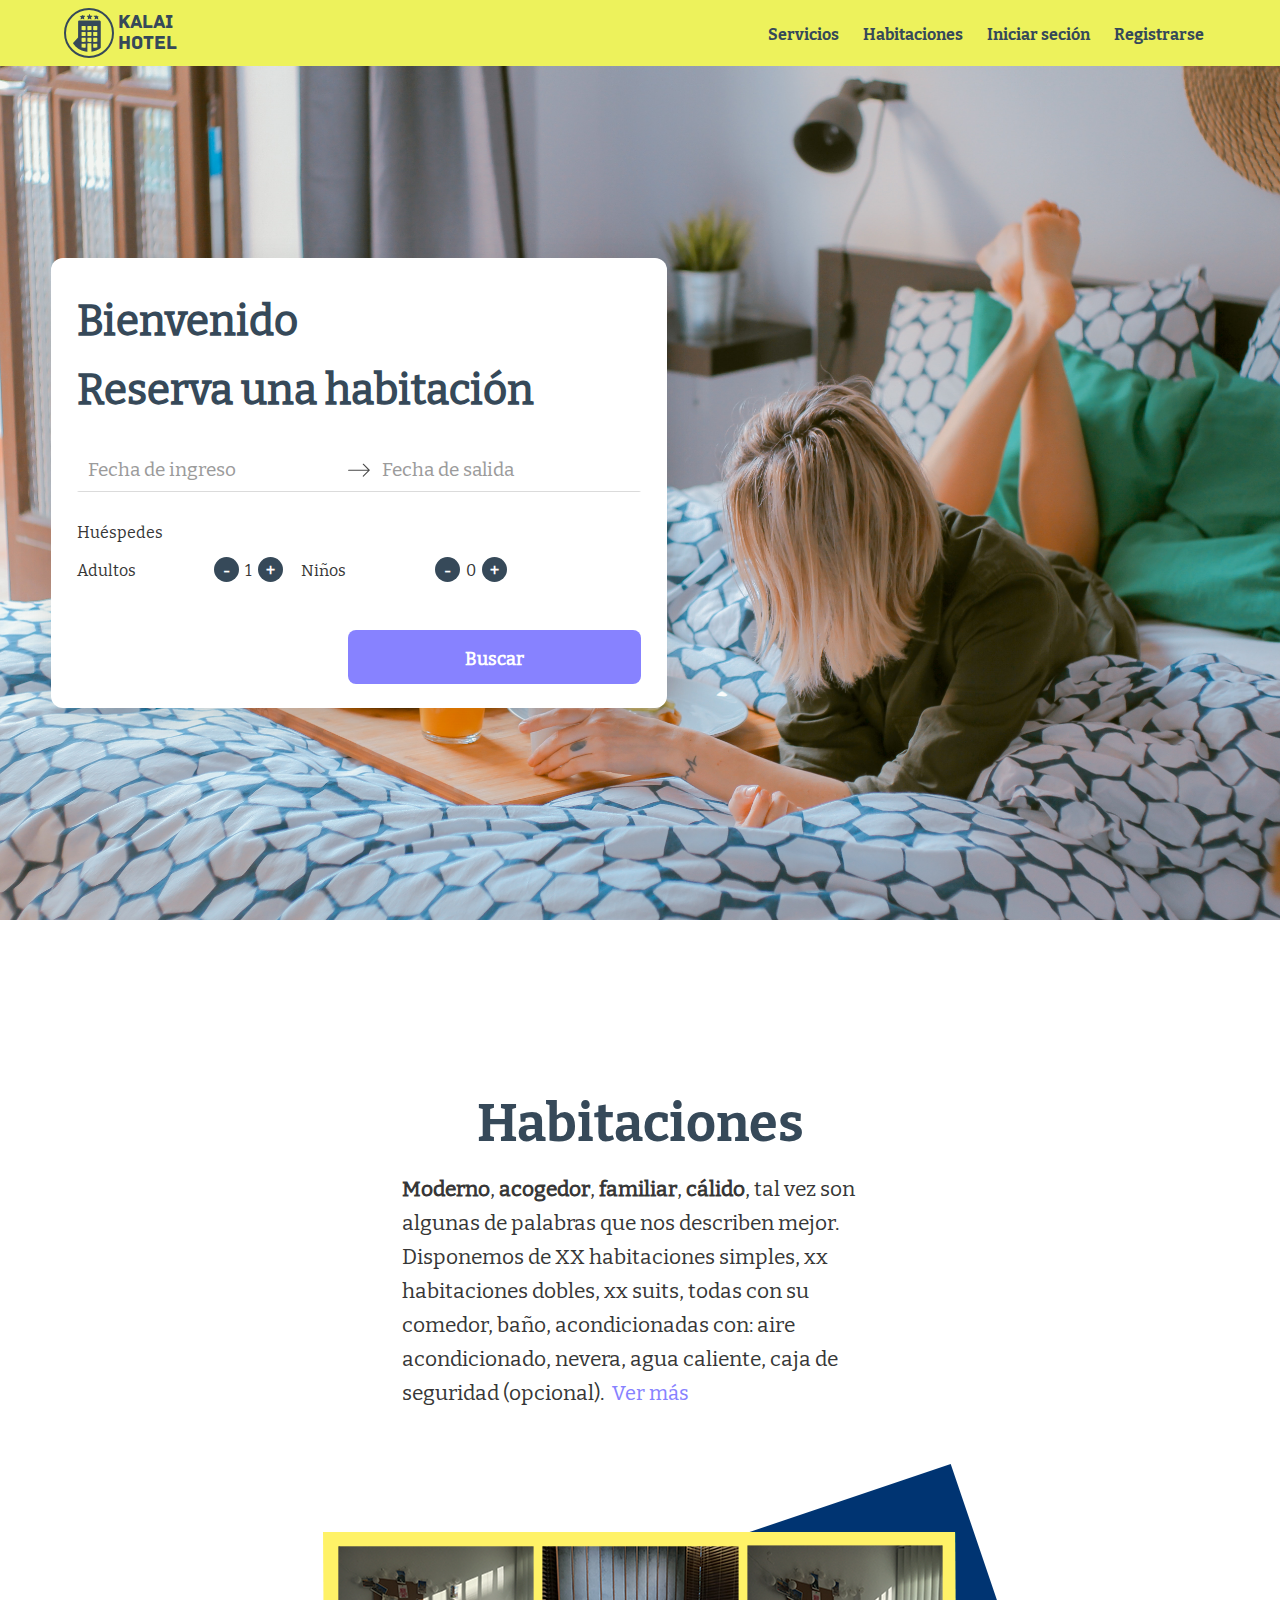
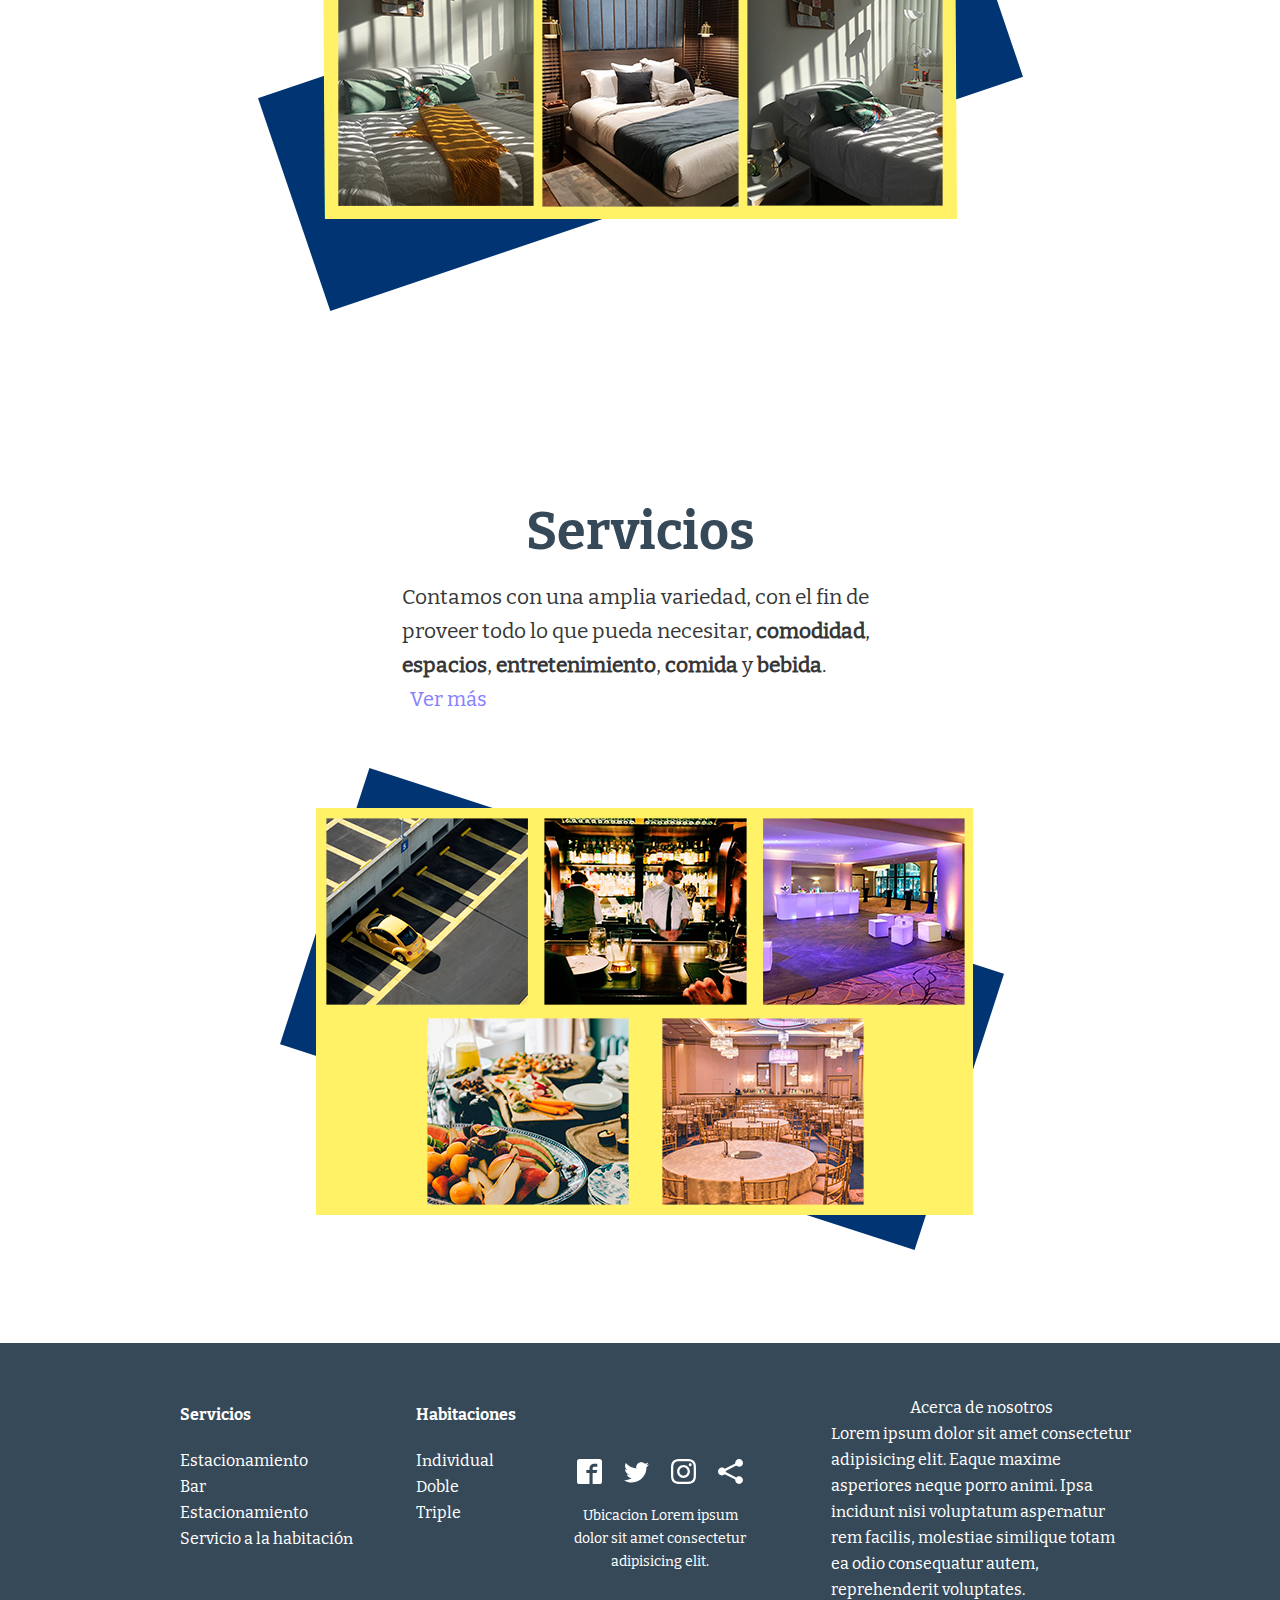
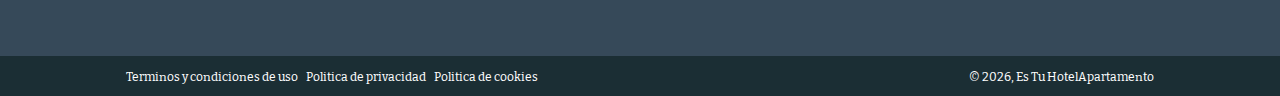
<file: index.html>
<!DOCTYPE html><html lang="en"><head><meta charSet="utf-8"/><meta http-equiv="x-ua-compatible" content="ie=edge"/><meta name="viewport" content="width=device-width, initial-scale=1, shrink-to-fit=no"/><style data-href="/styles.86cfaf8e02e9bec4b275.css">.PresetDateRangePicker_panel{padding:0 22px 11px}.PresetDateRangePicker_button{position:relative;height:100%;text-align:center;background:0 0;border:2px solid #00a699;color:#00a699;padding:4px 12px;margin-right:8px;font:inherit;font-weight:700;line-height:normal;overflow:visible;box-sizing:border-box;cursor:pointer}.PresetDateRangePicker_button:active{outline:0}.PresetDateRangePicker_button__selected{color:#fff;background:#00a699}.SingleDatePickerInput{display:inline-block;background-color:#fff}.SingleDatePickerInput__withBorder{border-radius:2px;border:1px solid #dbdbdb}.SingleDatePickerInput__rtl{direction:rtl}.SingleDatePickerInput__disabled{background-color:#f2f2f2}.SingleDatePickerInput__block{display:block}.SingleDatePickerInput__showClearDate{padding-right:30px}.SingleDatePickerInput_clearDate{background:0 0;border:0;color:inherit;font:inherit;line-height:normal;overflow:visible;cursor:pointer;padding:10px;margin:0 10px 0 5px;position:absolute;right:0;top:50%;-webkit-transform:translateY(-50%);transform:translateY(-50%)}.SingleDatePickerInput_clearDate__default:focus,.SingleDatePickerInput_clearDate__default:hover{background:#dbdbdb;border-radius:50%}.SingleDatePickerInput_clearDate__small{padding:6px}.SingleDatePickerInput_clearDate__hide{visibility:hidden}.SingleDatePickerInput_clearDate_svg{fill:#82888a;height:12px;width:15px;vertical-align:middle}.SingleDatePickerInput_clearDate_svg__small{height:9px}.SingleDatePickerInput_calendarIcon{background:0 0;border:0;color:inherit;font:inherit;line-height:normal;overflow:visible;cursor:pointer;display:inline-block;vertical-align:middle;padding:10px;margin:0 5px 0 10px}.SingleDatePickerInput_calendarIcon_svg{fill:#82888a;height:15px;width:14px;vertical-align:middle}.SingleDatePicker{position:relative;display:inline-block}.SingleDatePicker__block{display:block}.SingleDatePicker_picker{z-index:1;background-color:#fff;position:absolute}.SingleDatePicker_picker__rtl{direction:rtl}.SingleDatePicker_picker__directionLeft{left:0}.SingleDatePicker_picker__directionRight{right:0}.SingleDatePicker_picker__portal{background-color:rgba(0,0,0,.3);position:fixed;top:0;left:0;height:100%;width:100%}.SingleDatePicker_picker__fullScreenPortal{background-color:#fff}.SingleDatePicker_closeButton{background:0 0;border:0;color:inherit;font:inherit;line-height:normal;overflow:visible;cursor:pointer;position:absolute;top:0;right:0;padding:15px;z-index:2}.SingleDatePicker_closeButton:focus,.SingleDatePicker_closeButton:hover{color:darken(#cacccd,10%);text-decoration:none}.SingleDatePicker_closeButton_svg{height:15px;width:15px;fill:#cacccd}.DayPickerKeyboardShortcuts_buttonReset{background:0 0;border:0;border-radius:0;color:inherit;font:inherit;line-height:normal;overflow:visible;padding:0;cursor:pointer;font-size:14px}.DayPickerKeyboardShortcuts_buttonReset:active{outline:0}.DayPickerKeyboardShortcuts_show{width:33px;height:26px;position:absolute;z-index:2}.DayPickerKeyboardShortcuts_show:before{content:"";display:block;position:absolute}.DayPickerKeyboardShortcuts_show__bottomRight{bottom:0;right:0}.DayPickerKeyboardShortcuts_show__bottomRight:before{border-top:26px solid transparent;border-right:33px solid #00a699;bottom:0;right:0}.DayPickerKeyboardShortcuts_show__bottomRight:hover:before{border-right:33px solid #008489}.DayPickerKeyboardShortcuts_show__topRight{top:0;right:0}.DayPickerKeyboardShortcuts_show__topRight:before{border-bottom:26px solid transparent;border-right:33px solid #00a699;top:0;right:0}.DayPickerKeyboardShortcuts_show__topRight:hover:before{border-right:33px solid #008489}.DayPickerKeyboardShortcuts_show__topLeft{top:0;left:0}.DayPickerKeyboardShortcuts_show__topLeft:before{border-bottom:26px solid transparent;border-left:33px solid #00a699;top:0;left:0}.DayPickerKeyboardShortcuts_show__topLeft:hover:before{border-left:33px solid #008489}.DayPickerKeyboardShortcuts_showSpan{color:#fff;position:absolute}.DayPickerKeyboardShortcuts_showSpan__bottomRight{bottom:0;right:5px}.DayPickerKeyboardShortcuts_showSpan__topRight{top:1px;right:5px}.DayPickerKeyboardShortcuts_showSpan__topLeft{top:1px;left:5px}.DayPickerKeyboardShortcuts_panel{overflow:auto;background:#fff;border:1px solid #dbdbdb;border-radius:2px;position:absolute;top:0;bottom:0;right:0;left:0;z-index:2;padding:22px;margin:33px;text-align:left}.DayPickerKeyboardShortcuts_title{font-size:16px;font-weight:700;margin:0}.DayPickerKeyboardShortcuts_list{list-style:none;padding:0;font-size:14px}.DayPickerKeyboardShortcuts_close{position:absolute;right:22px;top:22px;z-index:2}.DayPickerKeyboardShortcuts_close:active{outline:0}.DayPickerKeyboardShortcuts_closeSvg{height:15px;width:15px;fill:#cacccd}.DayPickerKeyboardShortcuts_closeSvg:focus,.DayPickerKeyboardShortcuts_closeSvg:hover{fill:#82888a}.CalendarDay{box-sizing:border-box;cursor:pointer;font-size:14px;text-align:center}.CalendarDay:active{outline:0}.CalendarDay__defaultCursor{cursor:default}.CalendarDay__default{border:1px solid #e4e7e7;color:#484848;background:#fff}.CalendarDay__default:hover{background:#e4e7e7;border:1px solid #e4e7e7;color:inherit}.CalendarDay__hovered_offset{background:#f4f5f5;border:1px double #e4e7e7;color:inherit}.CalendarDay__outside{border:0;background:#fff;color:#484848}.CalendarDay__outside:hover{border:0}.CalendarDay__blocked_minimum_nights{background:#fff;border:1px solid #eceeee;color:#cacccd}.CalendarDay__blocked_minimum_nights:active,.CalendarDay__blocked_minimum_nights:hover{background:#fff;color:#cacccd}.CalendarDay__highlighted_calendar{background:#ffe8bc;color:#484848}.CalendarDay__highlighted_calendar:active,.CalendarDay__highlighted_calendar:hover{background:#ffce71;color:#484848}.CalendarDay__selected_span{background:#66e2da;border:1px double #33dacd;color:#fff}.CalendarDay__selected_span:active,.CalendarDay__selected_span:hover{background:#33dacd;border:1px double #33dacd;color:#fff}.CalendarDay__selected,.CalendarDay__selected:active,.CalendarDay__selected:hover{background:#00a699;border:1px double #00a699;color:#fff}.CalendarDay__hovered_span,.CalendarDay__hovered_span:hover{background:#b2f1ec;border:1px double #80e8e0;color:#007a87}.CalendarDay__hovered_span:active{background:#80e8e0;border:1px double #80e8e0;color:#007a87}.CalendarDay__blocked_calendar,.CalendarDay__blocked_calendar:active,.CalendarDay__blocked_calendar:hover{background:#cacccd;border:1px solid #cacccd;color:#82888a}.CalendarDay__blocked_out_of_range,.CalendarDay__blocked_out_of_range:active,.CalendarDay__blocked_out_of_range:hover{background:#fff;border:1px solid #e4e7e7;color:#cacccd}.CalendarDay__hovered_start_first_possible_end{background:#eceeee;border:1px double #eceeee}.CalendarDay__hovered_start_blocked_min_nights{background:#eceeee;border:1px double #e4e7e7}.CalendarMonth{background:#fff;text-align:center;vertical-align:top;-webkit-user-select:none;-ms-user-select:none;user-select:none}.CalendarMonth_table{border-collapse:collapse;border-spacing:0}.CalendarMonth_verticalSpacing{border-collapse:separate}.CalendarMonth_caption{color:#484848;font-size:18px;text-align:center;padding-top:22px;padding-bottom:37px;caption-side:top}.CalendarMonth_caption__verticalScrollable{padding-top:12px;padding-bottom:7px}.CalendarMonthGrid{background:#fff;text-align:left;z-index:0}.CalendarMonthGrid__animating{z-index:1}.CalendarMonthGrid__horizontal{position:absolute;left:9px}.CalendarMonthGrid__vertical,.CalendarMonthGrid__vertical_scrollable{margin:0 auto}.CalendarMonthGrid_month__horizontal{display:inline-block;vertical-align:top;min-height:100%}.CalendarMonthGrid_month__hideForAnimation{position:absolute;z-index:-1;opacity:0;pointer-events:none}.CalendarMonthGrid_month__hidden{visibility:hidden}.DayPickerNavigation{position:relative;z-index:2}.DayPickerNavigation__horizontal{height:0}.DayPickerNavigation__verticalScrollable_prevNav{z-index:1}.DayPickerNavigation__verticalDefault{position:absolute;width:100%;height:52px;bottom:0;left:0}.DayPickerNavigation__verticalScrollableDefault{position:relative}.DayPickerNavigation__bottom{height:auto}.DayPickerNavigation__bottomDefault{-webkit-box-pack:justify;-ms-flex-pack:justify;display:flex;justify-content:space-between}.DayPickerNavigation_button{cursor:pointer;-webkit-user-select:none;-ms-user-select:none;user-select:none;border:0;padding:0;margin:0}.DayPickerNavigation_button__default{border:1px solid #e4e7e7;background-color:#fff;color:#757575}.DayPickerNavigation_button__default:focus,.DayPickerNavigation_button__default:hover{border:1px solid #c4c4c4}.DayPickerNavigation_button__default:active{background:#f2f2f2}.DayPickerNavigation_button__disabled{cursor:default;border:1px solid #f2f2f2}.DayPickerNavigation_button__disabled:focus,.DayPickerNavigation_button__disabled:hover{border:1px solid #f2f2f2}.DayPickerNavigation_button__disabled:active{background:0 0}.DayPickerNavigation_button__horizontalDefault{position:absolute;top:18px;line-height:.78;border-radius:3px;padding:6px 9px}.DayPickerNavigation_bottomButton__horizontalDefault{position:static;margin:-10px 22px 30px}.DayPickerNavigation_leftButton__horizontalDefault{left:22px}.DayPickerNavigation_rightButton__horizontalDefault{right:22px}.DayPickerNavigation_button__verticalDefault{padding:5px;background:#fff;box-shadow:0 0 5px 2px rgba(0,0,0,.1);position:relative;display:inline-block;text-align:center;height:100%;width:50%}.DayPickerNavigation_nextButton__verticalDefault{border-left:0}.DayPickerNavigation_nextButton__verticalScrollableDefault,.DayPickerNavigation_prevButton__verticalScrollableDefault{width:100%}.DayPickerNavigation_svg__horizontal{height:19px;width:19px;fill:#82888a;display:block}.DayPickerNavigation_svg__vertical{height:42px;width:42px;fill:#484848}.DayPickerNavigation_svg__disabled{fill:#f2f2f2}.DayPicker{position:relative;text-align:left}.DayPicker,.DayPicker__horizontal{background:#fff}.DayPicker__verticalScrollable{height:100%}.DayPicker__hidden{visibility:hidden}.DayPicker__withBorder{box-shadow:0 2px 6px rgba(0,0,0,.05),0 0 0 1px rgba(0,0,0,.07);border-radius:3px}.DayPicker_portal__horizontal{box-shadow:none;position:absolute;left:50%;top:50%}.DayPicker_portal__vertical{position:static}.DayPicker_focusRegion{outline:0}.DayPicker_calendarInfo__horizontal,.DayPicker_wrapper__horizontal{display:inline-block;vertical-align:top}.DayPicker_weekHeaders{position:relative}.DayPicker_weekHeaders__horizontal{margin-left:9px}.DayPicker_weekHeader{color:#757575;position:absolute;top:62px;z-index:2;text-align:left}.DayPicker_weekHeader__vertical{left:50%}.DayPicker_weekHeader__verticalScrollable{top:0;display:table-row;border-bottom:1px solid #dbdbdb;background:#fff;margin-left:0;left:0;width:100%;text-align:center}.DayPicker_weekHeader_ul{list-style:none;margin:1px 0;padding-left:0;padding-right:0;font-size:14px}.DayPicker_weekHeader_li{display:inline-block;text-align:center}.DayPicker_transitionContainer{position:relative;overflow:hidden;border-radius:3px}.DayPicker_transitionContainer__horizontal{-webkit-transition:height .2s ease-in-out;transition:height .2s ease-in-out}.DayPicker_transitionContainer__vertical{width:100%}.DayPicker_transitionContainer__verticalScrollable{padding-top:20px;height:100%;position:absolute;top:0;bottom:0;right:0;left:0;overflow-y:scroll}.DateInput{margin:0;padding:0;background:#fff;position:relative;display:inline-block;width:130px;vertical-align:middle}.DateInput__small{width:97px}.DateInput__block{width:100%}.DateInput__disabled{background:#f2f2f2;color:#dbdbdb}.DateInput_input{font-weight:200;font-size:19px;line-height:24px;color:#484848;background-color:#fff;width:100%;padding:11px 11px 9px;border:0;border-bottom:2px solid transparent;border-radius:0}.DateInput_input__small{font-size:15px;line-height:18px;letter-spacing:.2px;padding:7px 7px 5px}.DateInput_input__regular{font-weight:auto}.DateInput_input__readOnly{-webkit-user-select:none;-ms-user-select:none;user-select:none}.DateInput_input__focused{outline:0;background:#fff;border:0;border-bottom:2px solid #008489}.DateInput_input__disabled{background:#f2f2f2;font-style:italic}.DateInput_screenReaderMessage{border:0;clip:rect(0,0,0,0);height:1px;margin:-1px;overflow:hidden;padding:0;position:absolute;width:1px}.DateInput_fang{position:absolute;width:20px;height:10px;left:22px;z-index:2}.DateInput_fangShape{fill:#fff}.DateInput_fangStroke{stroke:#dbdbdb;fill:transparent}.DateRangePickerInput{background-color:#fff;display:inline-block}.DateRangePickerInput__disabled{background:#f2f2f2}.DateRangePickerInput__withBorder{border-radius:2px;border:1px solid #dbdbdb}.DateRangePickerInput__rtl{direction:rtl}.DateRangePickerInput__block{display:block}.DateRangePickerInput__showClearDates{padding-right:30px}.DateRangePickerInput_arrow{display:inline-block;vertical-align:middle;color:#484848}.DateRangePickerInput_arrow_svg{vertical-align:middle;fill:#484848;height:24px;width:24px}.DateRangePickerInput_clearDates{background:0 0;border:0;color:inherit;font:inherit;line-height:normal;overflow:visible;cursor:pointer;padding:10px;margin:0 10px 0 5px;position:absolute;right:0;top:50%;-webkit-transform:translateY(-50%);transform:translateY(-50%)}.DateRangePickerInput_clearDates__small{padding:6px}.DateRangePickerInput_clearDates_default:focus,.DateRangePickerInput_clearDates_default:hover{background:#dbdbdb;border-radius:50%}.DateRangePickerInput_clearDates__hide{visibility:hidden}.DateRangePickerInput_clearDates_svg{fill:#82888a;height:12px;width:15px;vertical-align:middle}.DateRangePickerInput_clearDates_svg__small{height:9px}.DateRangePickerInput_calendarIcon{background:0 0;border:0;color:inherit;font:inherit;line-height:normal;overflow:visible;cursor:pointer;display:inline-block;vertical-align:middle;padding:10px;margin:0 5px 0 10px}.DateRangePickerInput_calendarIcon_svg{fill:#82888a;height:15px;width:14px;vertical-align:middle}.DateRangePicker{position:relative;display:inline-block}.DateRangePicker__block{display:block}.DateRangePicker_picker{z-index:1;background-color:#fff;position:absolute}.DateRangePicker_picker__rtl{direction:rtl}.DateRangePicker_picker__directionLeft{left:0}.DateRangePicker_picker__directionRight{right:0}.DateRangePicker_picker__portal{background-color:rgba(0,0,0,.3);position:fixed;top:0;left:0;height:100%;width:100%}.DateRangePicker_picker__fullScreenPortal{background-color:#fff}.DateRangePicker_closeButton{background:0 0;border:0;color:inherit;font:inherit;line-height:normal;overflow:visible;cursor:pointer;position:absolute;top:0;right:0;padding:15px;z-index:2}.DateRangePicker_closeButton:focus,.DateRangePicker_closeButton:hover{color:darken(#cacccd,10%);text-decoration:none}.DateRangePicker_closeButton_svg{height:15px;width:15px;fill:#cacccd}@font-face{font-family:Archive;src:url(/static/Archive-Regular-a51a0e278c95c61a3a4bf2a46e7407a4.otf)}@font-face{font-family:BitterPro_R;src:url(/static/BitterPro-Regular-22a6b8e171f8ca55cadbd527ab5fe279.ttf)}@font-face{font-family:BitterPro_B;src:url(/static/BitterPro-Bold-f445240175b9697b9bec7ee8adcfc7b8.ttf)}*{box-sizing:border-box}html{-ms-text-size-adjust:100%;-webkit-text-size-adjust:100%;font-family:BitterPro_R,sans-serif,Arial}body{margin:0;height:100%;overflow-y:hidden;-webkit-font-smoothing:antialiased;-moz-osx-font-smoothing:grayscale}article,aside,details,figcaption,figure,footer,header,main,menu,nav,section,summary{display:block}audio,canvas,progress,video{display:inline-block}audio:not([controls]){display:none;height:0}progress{vertical-align:baseline}[hidden],template{display:none}a{background-color:transparent;-webkit-text-decoration-skip:objects}a:active,a:hover{outline-width:0}abbr[title]{border-bottom:none;text-decoration:underline;-webkit-text-decoration:underline dotted;text-decoration:underline dotted}b,strong{font-weight:inherit;font-weight:bolder}dfn{font-style:italic}h1{font-size:2em;margin:.67em 0}mark{background-color:#ff0;color:#000}small{font-size:80%}sub,sup{font-size:75%;line-height:0;position:relative;vertical-align:baseline}sub{bottom:-.25em}sup{top:-.5em}img{border-style:none}svg:not(:root){overflow:hidden}code,kbd,pre,samp{font-family:monospace,monospace;font-size:1em}figure{margin:1em 40px}hr{box-sizing:content-box;height:0;overflow:visible}button,input,optgroup,select,textarea{font:inherit;margin:0}optgroup{font-weight:700}button,input{overflow:visible}button,select{text-transform:none}[type=reset],[type=submit],button,html [type=button]{-webkit-appearance:button}[type=button]::-moz-focus-inner,[type=reset]::-moz-focus-inner,[type=submit]::-moz-focus-inner,button::-moz-focus-inner{border-style:none;padding:0}[type=button]:-moz-focusring,[type=reset]:-moz-focusring,[type=submit]:-moz-focusring,button:-moz-focusring{outline:1px dotted ButtonText}fieldset{border:1px solid silver;margin:0 2px;padding:.35em .625em .75em}legend{box-sizing:border-box;color:inherit;display:table;max-width:100%;padding:0;white-space:normal}textarea{overflow:auto}[type=checkbox],[type=radio]{box-sizing:border-box;padding:0}[type=number]::-webkit-inner-spin-button,[type=number]::-webkit-outer-spin-button{height:auto}[type=search]{-webkit-appearance:textfield;outline-offset:-2px}[type=search]::-webkit-search-cancel-button,[type=search]::-webkit-search-decoration{-webkit-appearance:none}::-webkit-input-placeholder{color:inherit;opacity:.54}::-webkit-file-upload-button{-webkit-appearance:button;font:inherit}html{font:112.5%/1.45em;box-sizing:border-box;overflow-y:scroll}*,:after,:before{box-sizing:inherit}body{color:rgba(0,0,0,.8);font-weight:400;word-wrap:break-word;-webkit-font-kerning:normal;font-kerning:normal;-ms-font-feature-settings:"kern","liga","clig","calt";font-feature-settings:"kern","liga","clig","calt"}img{max-width:100%;margin-left:0;margin-right:0;margin-top:0;padding:0}h1{font-size:2.25rem}h1,h2{padding:0;margin:0 0 1.45rem;color:inherit;font-family:BitterPro_B,-apple-system,BlinkMacSystemFont,Segoe UI,Roboto,Oxygen,Ubuntu,Cantarell,Fira Sans,Droid Sans,Helvetica Neue,sans-serif;font-weight:700;text-rendering:optimizeLegibility;line-height:1.1}h2{font-size:1.62671rem}h3{font-size:1.38316rem}h3,h4{padding:0;margin:0 0 1.45rem;color:inherit;font-family:BitterPro_B,-apple-system,BlinkMacSystemFont,Segoe UI,Roboto,Oxygen,Ubuntu,Cantarell,Fira Sans,Droid Sans,Helvetica Neue,sans-serif;font-weight:700;text-rendering:optimizeLegibility;line-height:1.1}h4{font-size:1rem}h5{font-size:.85028rem}h5,h6{padding:0;margin:0 0 1.45rem;color:inherit;font-family:BitterPro_B,-apple-system,BlinkMacSystemFont,Segoe UI,Roboto,Oxygen,Ubuntu,Cantarell,Fira Sans,Droid Sans,Helvetica Neue,sans-serif;font-weight:700;text-rendering:optimizeLegibility;line-height:1.1}h6{font-size:.78405rem}hgroup{padding:0;margin:0 0 1.45rem}ol,ul{padding:0;margin:0 0 1.45rem 1.45rem;list-style-position:outside;list-style-image:none}dd,dl,figure,p{padding:0;margin:0 0 1.45rem}pre{font-size:.85rem;line-height:1.42;background:rgba(0,0,0,.04);border-radius:3px;overflow:auto;word-wrap:normal;padding:1.45rem}fieldset,pre{margin:0 0 1.45rem}fieldset{padding:0}blockquote{padding:0;margin:0 1.45rem 1.45rem}form,iframe,noscript{padding:0;margin:0 0 1.45rem}hr{padding:0;margin:0 0 calc(1.45rem - 1px);background:rgba(0,0,0,.2);border:none;height:1px}address{padding:0;margin:0 0 1.45rem}b,dt,strong{font-weight:700}li{margin-bottom:.725rem}ol li,ul li{padding-left:0}li>ol,li>ul{margin-left:1.45rem;margin-bottom:.725rem;margin-top:.725rem}blockquote :last-child,li :last-child,p :last-child{margin-bottom:0}li>p{margin-bottom:.725rem}code,kbd,samp{font-size:.85rem;line-height:1.45rem}abbr,abbr[title],acronym{border-bottom:1px dotted rgba(0,0,0,.5);cursor:help}abbr[title]{text-decoration:none}code,tt{background-color:rgba(0,0,0,.04);border-radius:3px;font-family:SFMono-Regular,Consolas,Roboto Mono,Droid Sans Mono,Liberation Mono,Menlo,Courier,monospace;padding:.2em 0}pre code{background:none;line-height:1.42}code:after,code:before,tt:after,tt:before{letter-spacing:-.2em;content:" "}pre code:after,pre code:before,pre tt:after,pre tt:before{content:""}@media only screen and (max-width:480px){html{font-size:100%}}.Toastify__toast-container{z-index:9999;-webkit-transform:translateZ(9999px);position:fixed;padding:4px;width:320px;box-sizing:border-box;color:#fff}.Toastify__toast-container--top-left{top:1em;left:1em}.Toastify__toast-container--top-center{top:1em;left:50%;margin-left:-160px}.Toastify__toast-container--top-right{top:1em;right:1em}.Toastify__toast-container--bottom-left{bottom:1em;left:1em}.Toastify__toast-container--bottom-center{bottom:1em;left:50%;margin-left:-160px}.Toastify__toast-container--bottom-right{bottom:1em;right:1em}@media only screen and (max-width:480px){.Toastify__toast-container{width:100vw;padding:0;left:0;margin:0}.Toastify__toast-container--top-center,.Toastify__toast-container--top-left,.Toastify__toast-container--top-right{top:0}.Toastify__toast-container--bottom-center,.Toastify__toast-container--bottom-left,.Toastify__toast-container--bottom-right{bottom:0}.Toastify__toast-container--rtl{right:0;left:auto}}.Toastify__toast{position:relative;min-height:64px;box-sizing:border-box;margin-bottom:1rem;padding:8px;border-radius:1px;box-shadow:0 1px 10px 0 rgba(0,0,0,.1),0 2px 15px 0 rgba(0,0,0,.05);display:flex;justify-content:space-between;max-height:800px;overflow:hidden;font-family:sans-serif;cursor:pointer;direction:ltr}.Toastify__toast--rtl{direction:rtl}.Toastify__toast--default{background:#fff;color:#aaa}.Toastify__toast--info{background:#3498db}.Toastify__toast--success{background:#07bc0c}.Toastify__toast--warning{background:#f1c40f}.Toastify__toast--error{background:#e74c3c}.Toastify__toast-body{margin:auto 0;flex:1 1}@media only screen and (max-width:480px){.Toastify__toast{margin-bottom:0}}.Toastify__close-button{color:#fff;font-weight:700;font-size:14px;background:transparent;outline:none;border:none;padding:0;cursor:pointer;opacity:.7;-webkit-transition:.3s ease;transition:.3s ease;align-self:flex-start}.Toastify__close-button--default{color:#000;opacity:.3}.Toastify__close-button:focus,.Toastify__close-button:hover{opacity:1}@-webkit-keyframes Toastify__trackProgress{0%{-webkit-transform:scaleX(1);transform:scaleX(1)}to{-webkit-transform:scaleX(0);transform:scaleX(0)}}@keyframes Toastify__trackProgress{0%{-webkit-transform:scaleX(1);transform:scaleX(1)}to{-webkit-transform:scaleX(0);transform:scaleX(0)}}.Toastify__progress-bar{position:absolute;bottom:0;left:0;width:100%;height:5px;z-index:9999;opacity:.7;background-color:hsla(0,0%,100%,.7);-webkit-transform-origin:left;transform-origin:left}.Toastify__progress-bar--animated{-webkit-animation:Toastify__trackProgress linear 1 forwards;animation:Toastify__trackProgress linear 1 forwards}.Toastify__progress-bar--controlled{-webkit-transition:-webkit-transform .2s;transition:-webkit-transform .2s;transition:transform .2s;transition:transform .2s,-webkit-transform .2s}.Toastify__progress-bar--rtl{right:0;left:auto;-webkit-transform-origin:right;transform-origin:right}.Toastify__progress-bar--default{background:-webkit-gradient(linear,left top,right top,from(#4cd964),color-stop(#5ac8fa),color-stop(#007aff),color-stop(#34aadc),color-stop(#5856d6),to(#ff2d55));background:linear-gradient(90deg,#4cd964,#5ac8fa,#007aff,#34aadc,#5856d6,#ff2d55)}@-webkit-keyframes Toastify__bounceInRight{0%,60%,75%,90%,to{-webkit-animation-timing-function:cubic-bezier(.215,.61,.355,1);animation-timing-function:cubic-bezier(.215,.61,.355,1)}0%{opacity:0;-webkit-transform:translate3d(3000px,0,0);transform:translate3d(3000px,0,0)}60%{opacity:1;-webkit-transform:translate3d(-25px,0,0);transform:translate3d(-25px,0,0)}75%{-webkit-transform:translate3d(10px,0,0);transform:translate3d(10px,0,0)}90%{-webkit-transform:translate3d(-5px,0,0);transform:translate3d(-5px,0,0)}to{-webkit-transform:none;transform:none}}@keyframes Toastify__bounceInRight{0%,60%,75%,90%,to{-webkit-animation-timing-function:cubic-bezier(.215,.61,.355,1);animation-timing-function:cubic-bezier(.215,.61,.355,1)}0%{opacity:0;-webkit-transform:translate3d(3000px,0,0);transform:translate3d(3000px,0,0)}60%{opacity:1;-webkit-transform:translate3d(-25px,0,0);transform:translate3d(-25px,0,0)}75%{-webkit-transform:translate3d(10px,0,0);transform:translate3d(10px,0,0)}90%{-webkit-transform:translate3d(-5px,0,0);transform:translate3d(-5px,0,0)}to{-webkit-transform:none;transform:none}}@-webkit-keyframes Toastify__bounceOutRight{20%{opacity:1;-webkit-transform:translate3d(-20px,0,0);transform:translate3d(-20px,0,0)}to{opacity:0;-webkit-transform:translate3d(2000px,0,0);transform:translate3d(2000px,0,0)}}@keyframes Toastify__bounceOutRight{20%{opacity:1;-webkit-transform:translate3d(-20px,0,0);transform:translate3d(-20px,0,0)}to{opacity:0;-webkit-transform:translate3d(2000px,0,0);transform:translate3d(2000px,0,0)}}@-webkit-keyframes Toastify__bounceInLeft{0%,60%,75%,90%,to{-webkit-animation-timing-function:cubic-bezier(.215,.61,.355,1);animation-timing-function:cubic-bezier(.215,.61,.355,1)}0%{opacity:0;-webkit-transform:translate3d(-3000px,0,0);transform:translate3d(-3000px,0,0)}60%{opacity:1;-webkit-transform:translate3d(25px,0,0);transform:translate3d(25px,0,0)}75%{-webkit-transform:translate3d(-10px,0,0);transform:translate3d(-10px,0,0)}90%{-webkit-transform:translate3d(5px,0,0);transform:translate3d(5px,0,0)}to{-webkit-transform:none;transform:none}}@keyframes Toastify__bounceInLeft{0%,60%,75%,90%,to{-webkit-animation-timing-function:cubic-bezier(.215,.61,.355,1);animation-timing-function:cubic-bezier(.215,.61,.355,1)}0%{opacity:0;-webkit-transform:translate3d(-3000px,0,0);transform:translate3d(-3000px,0,0)}60%{opacity:1;-webkit-transform:translate3d(25px,0,0);transform:translate3d(25px,0,0)}75%{-webkit-transform:translate3d(-10px,0,0);transform:translate3d(-10px,0,0)}90%{-webkit-transform:translate3d(5px,0,0);transform:translate3d(5px,0,0)}to{-webkit-transform:none;transform:none}}@-webkit-keyframes Toastify__bounceOutLeft{20%{opacity:1;-webkit-transform:translate3d(20px,0,0);transform:translate3d(20px,0,0)}to{opacity:0;-webkit-transform:translate3d(-2000px,0,0);transform:translate3d(-2000px,0,0)}}@keyframes Toastify__bounceOutLeft{20%{opacity:1;-webkit-transform:translate3d(20px,0,0);transform:translate3d(20px,0,0)}to{opacity:0;-webkit-transform:translate3d(-2000px,0,0);transform:translate3d(-2000px,0,0)}}@-webkit-keyframes Toastify__bounceInUp{0%,60%,75%,90%,to{-webkit-animation-timing-function:cubic-bezier(.215,.61,.355,1);animation-timing-function:cubic-bezier(.215,.61,.355,1)}0%{opacity:0;-webkit-transform:translate3d(0,3000px,0);transform:translate3d(0,3000px,0)}60%{opacity:1;-webkit-transform:translate3d(0,-20px,0);transform:translate3d(0,-20px,0)}75%{-webkit-transform:translate3d(0,10px,0);transform:translate3d(0,10px,0)}90%{-webkit-transform:translate3d(0,-5px,0);transform:translate3d(0,-5px,0)}to{-webkit-transform:translateZ(0);transform:translateZ(0)}}@keyframes Toastify__bounceInUp{0%,60%,75%,90%,to{-webkit-animation-timing-function:cubic-bezier(.215,.61,.355,1);animation-timing-function:cubic-bezier(.215,.61,.355,1)}0%{opacity:0;-webkit-transform:translate3d(0,3000px,0);transform:translate3d(0,3000px,0)}60%{opacity:1;-webkit-transform:translate3d(0,-20px,0);transform:translate3d(0,-20px,0)}75%{-webkit-transform:translate3d(0,10px,0);transform:translate3d(0,10px,0)}90%{-webkit-transform:translate3d(0,-5px,0);transform:translate3d(0,-5px,0)}to{-webkit-transform:translateZ(0);transform:translateZ(0)}}@-webkit-keyframes Toastify__bounceOutUp{20%{-webkit-transform:translate3d(0,-10px,0);transform:translate3d(0,-10px,0)}40%,45%{opacity:1;-webkit-transform:translate3d(0,20px,0);transform:translate3d(0,20px,0)}to{opacity:0;-webkit-transform:translate3d(0,-2000px,0);transform:translate3d(0,-2000px,0)}}@keyframes Toastify__bounceOutUp{20%{-webkit-transform:translate3d(0,-10px,0);transform:translate3d(0,-10px,0)}40%,45%{opacity:1;-webkit-transform:translate3d(0,20px,0);transform:translate3d(0,20px,0)}to{opacity:0;-webkit-transform:translate3d(0,-2000px,0);transform:translate3d(0,-2000px,0)}}@-webkit-keyframes Toastify__bounceInDown{0%,60%,75%,90%,to{-webkit-animation-timing-function:cubic-bezier(.215,.61,.355,1);animation-timing-function:cubic-bezier(.215,.61,.355,1)}0%{opacity:0;-webkit-transform:translate3d(0,-3000px,0);transform:translate3d(0,-3000px,0)}60%{opacity:1;-webkit-transform:translate3d(0,25px,0);transform:translate3d(0,25px,0)}75%{-webkit-transform:translate3d(0,-10px,0);transform:translate3d(0,-10px,0)}90%{-webkit-transform:translate3d(0,5px,0);transform:translate3d(0,5px,0)}to{-webkit-transform:none;transform:none}}@keyframes Toastify__bounceInDown{0%,60%,75%,90%,to{-webkit-animation-timing-function:cubic-bezier(.215,.61,.355,1);animation-timing-function:cubic-bezier(.215,.61,.355,1)}0%{opacity:0;-webkit-transform:translate3d(0,-3000px,0);transform:translate3d(0,-3000px,0)}60%{opacity:1;-webkit-transform:translate3d(0,25px,0);transform:translate3d(0,25px,0)}75%{-webkit-transform:translate3d(0,-10px,0);transform:translate3d(0,-10px,0)}90%{-webkit-transform:translate3d(0,5px,0);transform:translate3d(0,5px,0)}to{-webkit-transform:none;transform:none}}@-webkit-keyframes Toastify__bounceOutDown{20%{-webkit-transform:translate3d(0,10px,0);transform:translate3d(0,10px,0)}40%,45%{opacity:1;-webkit-transform:translate3d(0,-20px,0);transform:translate3d(0,-20px,0)}to{opacity:0;-webkit-transform:translate3d(0,2000px,0);transform:translate3d(0,2000px,0)}}@keyframes Toastify__bounceOutDown{20%{-webkit-transform:translate3d(0,10px,0);transform:translate3d(0,10px,0)}40%,45%{opacity:1;-webkit-transform:translate3d(0,-20px,0);transform:translate3d(0,-20px,0)}to{opacity:0;-webkit-transform:translate3d(0,2000px,0);transform:translate3d(0,2000px,0)}}.Toastify__bounce-enter--bottom-left,.Toastify__bounce-enter--top-left{-webkit-animation-name:Toastify__bounceInLeft;animation-name:Toastify__bounceInLeft}.Toastify__bounce-enter--bottom-right,.Toastify__bounce-enter--top-right{-webkit-animation-name:Toastify__bounceInRight;animation-name:Toastify__bounceInRight}.Toastify__bounce-enter--top-center{-webkit-animation-name:Toastify__bounceInDown;animation-name:Toastify__bounceInDown}.Toastify__bounce-enter--bottom-center{-webkit-animation-name:Toastify__bounceInUp;animation-name:Toastify__bounceInUp}.Toastify__bounce-exit--bottom-left,.Toastify__bounce-exit--top-left{-webkit-animation-name:Toastify__bounceOutLeft;animation-name:Toastify__bounceOutLeft}.Toastify__bounce-exit--bottom-right,.Toastify__bounce-exit--top-right{-webkit-animation-name:Toastify__bounceOutRight;animation-name:Toastify__bounceOutRight}.Toastify__bounce-exit--top-center{-webkit-animation-name:Toastify__bounceOutUp;animation-name:Toastify__bounceOutUp}.Toastify__bounce-exit--bottom-center{-webkit-animation-name:Toastify__bounceOutDown;animation-name:Toastify__bounceOutDown}@-webkit-keyframes Toastify__zoomIn{0%{opacity:0;-webkit-transform:scale3d(.3,.3,.3);transform:scale3d(.3,.3,.3)}50%{opacity:1}}@keyframes Toastify__zoomIn{0%{opacity:0;-webkit-transform:scale3d(.3,.3,.3);transform:scale3d(.3,.3,.3)}50%{opacity:1}}@-webkit-keyframes Toastify__zoomOut{0%{opacity:1}50%{opacity:0;-webkit-transform:scale3d(.3,.3,.3);transform:scale3d(.3,.3,.3)}to{opacity:0}}@keyframes Toastify__zoomOut{0%{opacity:1}50%{opacity:0;-webkit-transform:scale3d(.3,.3,.3);transform:scale3d(.3,.3,.3)}to{opacity:0}}.Toastify__zoom-enter{-webkit-animation-name:Toastify__zoomIn;animation-name:Toastify__zoomIn}.Toastify__zoom-exit{-webkit-animation-name:Toastify__zoomOut;animation-name:Toastify__zoomOut}@-webkit-keyframes Toastify__flipIn{0%{-webkit-transform:perspective(400px) rotateX(90deg);transform:perspective(400px) rotateX(90deg);-webkit-animation-timing-function:ease-in;animation-timing-function:ease-in;opacity:0}40%{-webkit-transform:perspective(400px) rotateX(-20deg);transform:perspective(400px) rotateX(-20deg);-webkit-animation-timing-function:ease-in;animation-timing-function:ease-in}60%{-webkit-transform:perspective(400px) rotateX(10deg);transform:perspective(400px) rotateX(10deg);opacity:1}80%{-webkit-transform:perspective(400px) rotateX(-5deg);transform:perspective(400px) rotateX(-5deg)}to{-webkit-transform:perspective(400px);transform:perspective(400px)}}@keyframes Toastify__flipIn{0%{-webkit-transform:perspective(400px) rotateX(90deg);transform:perspective(400px) rotateX(90deg);-webkit-animation-timing-function:ease-in;animation-timing-function:ease-in;opacity:0}40%{-webkit-transform:perspective(400px) rotateX(-20deg);transform:perspective(400px) rotateX(-20deg);-webkit-animation-timing-function:ease-in;animation-timing-function:ease-in}60%{-webkit-transform:perspective(400px) rotateX(10deg);transform:perspective(400px) rotateX(10deg);opacity:1}80%{-webkit-transform:perspective(400px) rotateX(-5deg);transform:perspective(400px) rotateX(-5deg)}to{-webkit-transform:perspective(400px);transform:perspective(400px)}}@-webkit-keyframes Toastify__flipOut{0%{-webkit-transform:perspective(400px);transform:perspective(400px)}30%{-webkit-transform:perspective(400px) rotateX(-20deg);transform:perspective(400px) rotateX(-20deg);opacity:1}to{-webkit-transform:perspective(400px) rotateX(90deg);transform:perspective(400px) rotateX(90deg);opacity:0}}@keyframes Toastify__flipOut{0%{-webkit-transform:perspective(400px);transform:perspective(400px)}30%{-webkit-transform:perspective(400px) rotateX(-20deg);transform:perspective(400px) rotateX(-20deg);opacity:1}to{-webkit-transform:perspective(400px) rotateX(90deg);transform:perspective(400px) rotateX(90deg);opacity:0}}.Toastify__flip-enter{-webkit-animation-name:Toastify__flipIn;animation-name:Toastify__flipIn}.Toastify__flip-exit{-webkit-animation-name:Toastify__flipOut;animation-name:Toastify__flipOut}@-webkit-keyframes Toastify__slideInRight{0%{-webkit-transform:translate3d(110%,0,0);transform:translate3d(110%,0,0);visibility:visible}to{-webkit-transform:translateZ(0);transform:translateZ(0)}}@keyframes Toastify__slideInRight{0%{-webkit-transform:translate3d(110%,0,0);transform:translate3d(110%,0,0);visibility:visible}to{-webkit-transform:translateZ(0);transform:translateZ(0)}}@-webkit-keyframes Toastify__slideInLeft{0%{-webkit-transform:translate3d(-110%,0,0);transform:translate3d(-110%,0,0);visibility:visible}to{-webkit-transform:translateZ(0);transform:translateZ(0)}}@keyframes Toastify__slideInLeft{0%{-webkit-transform:translate3d(-110%,0,0);transform:translate3d(-110%,0,0);visibility:visible}to{-webkit-transform:translateZ(0);transform:translateZ(0)}}@-webkit-keyframes Toastify__slideInUp{0%{-webkit-transform:translate3d(0,110%,0);transform:translate3d(0,110%,0);visibility:visible}to{-webkit-transform:translateZ(0);transform:translateZ(0)}}@keyframes Toastify__slideInUp{0%{-webkit-transform:translate3d(0,110%,0);transform:translate3d(0,110%,0);visibility:visible}to{-webkit-transform:translateZ(0);transform:translateZ(0)}}@-webkit-keyframes Toastify__slideInDown{0%{-webkit-transform:translate3d(0,-110%,0);transform:translate3d(0,-110%,0);visibility:visible}to{-webkit-transform:translateZ(0);transform:translateZ(0)}}@keyframes Toastify__slideInDown{0%{-webkit-transform:translate3d(0,-110%,0);transform:translate3d(0,-110%,0);visibility:visible}to{-webkit-transform:translateZ(0);transform:translateZ(0)}}@-webkit-keyframes Toastify__slideOutRight{0%{-webkit-transform:translateZ(0);transform:translateZ(0)}to{visibility:hidden;-webkit-transform:translate3d(110%,0,0);transform:translate3d(110%,0,0)}}@keyframes Toastify__slideOutRight{0%{-webkit-transform:translateZ(0);transform:translateZ(0)}to{visibility:hidden;-webkit-transform:translate3d(110%,0,0);transform:translate3d(110%,0,0)}}@-webkit-keyframes Toastify__slideOutLeft{0%{-webkit-transform:translateZ(0);transform:translateZ(0)}to{visibility:hidden;-webkit-transform:translate3d(-110%,0,0);transform:translate3d(-110%,0,0)}}@keyframes Toastify__slideOutLeft{0%{-webkit-transform:translateZ(0);transform:translateZ(0)}to{visibility:hidden;-webkit-transform:translate3d(-110%,0,0);transform:translate3d(-110%,0,0)}}@-webkit-keyframes Toastify__slideOutDown{0%{-webkit-transform:translateZ(0);transform:translateZ(0)}to{visibility:hidden;-webkit-transform:translate3d(0,500px,0);transform:translate3d(0,500px,0)}}@keyframes Toastify__slideOutDown{0%{-webkit-transform:translateZ(0);transform:translateZ(0)}to{visibility:hidden;-webkit-transform:translate3d(0,500px,0);transform:translate3d(0,500px,0)}}@-webkit-keyframes Toastify__slideOutUp{0%{-webkit-transform:translateZ(0);transform:translateZ(0)}to{visibility:hidden;-webkit-transform:translate3d(0,-500px,0);transform:translate3d(0,-500px,0)}}@keyframes Toastify__slideOutUp{0%{-webkit-transform:translateZ(0);transform:translateZ(0)}to{visibility:hidden;-webkit-transform:translate3d(0,-500px,0);transform:translate3d(0,-500px,0)}}.Toastify__slide-enter--bottom-left,.Toastify__slide-enter--top-left{-webkit-animation-name:Toastify__slideInLeft;animation-name:Toastify__slideInLeft}.Toastify__slide-enter--bottom-right,.Toastify__slide-enter--top-right{-webkit-animation-name:Toastify__slideInRight;animation-name:Toastify__slideInRight}.Toastify__slide-enter--top-center{-webkit-animation-name:Toastify__slideInDown;animation-name:Toastify__slideInDown}.Toastify__slide-enter--bottom-center{-webkit-animation-name:Toastify__slideInUp;animation-name:Toastify__slideInUp}.Toastify__slide-exit--bottom-left,.Toastify__slide-exit--top-left{-webkit-animation-name:Toastify__slideOutLeft;animation-name:Toastify__slideOutLeft}.Toastify__slide-exit--bottom-right,.Toastify__slide-exit--top-right{-webkit-animation-name:Toastify__slideOutRight;animation-name:Toastify__slideOutRight}.Toastify__slide-exit--top-center{-webkit-animation-name:Toastify__slideOutUp;animation-name:Toastify__slideOutUp}.Toastify__slide-exit--bottom-center{-webkit-animation-name:Toastify__slideOutDown;animation-name:Toastify__slideOutDown}.DateRangePickerInput{display:flex;justify-content:space-around;align-items:center;border:none;border-bottom:1px solid #dbdbdb}.DateInput{width:100%;text-align:center!important}.DateRangePicker{width:100%}@media (max-width:600px){.DateInput{width:100%;text-align:center!important;margin:4px 0}.DateInput input::-webkit-input-placeholder{text-align:center;font-size:14px}.DateInput input:-ms-input-placeholder{text-align:center;font-size:14px}.DateInput input::-ms-input-placeholder{text-align:center;font-size:14px}.DateInput input::placeholder{text-align:center;font-size:14px}.DateInput_fang{display:none}}</style><meta name="generator" content="Gatsby 2.18.4"/><style data-styled="jIEBfH ioYcc eQBLdW hqNITj cPcQWU dbtliB dYMiHs dPYxmC idrekG gdikJW frLQaR cjvdML krbBgP bSCtEc cuRFmC jIYNJg kiiCBg LAfkZ fpWsql hSFaAk fZGJVY cALedo eYyyZm ffDvyK eWGvuA gRiNOl hkuwVO iTNzWx snBaa lgvIMp bKRPEC PoGFX eyYJdU cmqXsG eBIqtB ivYRGC MlYju kAhRdJ hBghAh dJEGBO" data-styled-version="4.4.1">
/* sc-component-id: sc-4422fx-0 */
.ioYcc{background-color:rgba(237,242,92,1);-webkit-transition:300ms background-color;transition:300ms background-color;margin-bottom:20px;position:fixed;top:0px;right:0px;left:0px;z-index:10;}
/* sc-component-id: sc-4422fx-1 */
.eQBLdW{display:-webkit-box;display:-webkit-flex;display:-ms-flexbox;display:flex;-webkit-box-pack:justify;-webkit-justify-content:space-between;-ms-flex-pack:justify;justify-content:space-between;-webkit-align-items:center;-webkit-box-align:center;-ms-flex-align:center;align-items:center;max-width:90%;padding:8px 0px;margin:0 auto;}
/* sc-component-id: sc-4422fx-2 */
.bSCtEc{display:-webkit-box;display:-webkit-flex;display:-ms-flexbox;display:flex;-webkit-box-pack:justify;-webkit-justify-content:space-between;-ms-flex-pack:justify;justify-content:space-between;-webkit-align-items:center;-webkit-box-align:center;-ms-flex-align:center;align-items:center;font-family:"BitterPro_B";} .bSCtEc a{display:block;margin:0px 12px;-webkit-text-decoration:none;text-decoration:none;color:rgba(54,73,89,1);-webkit-transition:300ms;transition:300ms;padding:12px 0px;} .bSCtEc a:hover{opacity:0.6;} .bSCtEc .nav_perfil_container{position:relative;} .bSCtEc .nav_perfil_container .nav_perfil_hover_datos{position:absolute;top:100%;display:none;right:0px;color:rgba(54,73,89,1);} .bSCtEc .nav_perfil_container .nav_perfil_hover_datos > div{background-color:rgba(237,242,92,1);padding:16px 18px;width:200px;cursor:pointer;} .bSCtEc .nav_perfil_container .nav_perfil_hover_datos > div a{margin:0px;padding:0px;} .bSCtEc .nav_perfil_container .nav_perfil_hover_datos > div a:hover{opacity:1;} .bSCtEc .nav_perfil_container .nav_perfil_hover_datos > div:hover{background-color:#f2e05c;} .bSCtEc .nav_perfil_container .nav_perfil_hover_datos > div:first-child{background-color:white;text-align:center;border:5px solid #f2e05c;} .bSCtEc .nav_perfil_container .nav_perfil_hover_datos:hover{display:block;} .bSCtEc .nav_perfil_container .nav_perfil:hover + .nav_perfil_hover_datos{display:block;} @media (max-width:880px){.bSCtEc{font-size:14px;}} @media (max-width:820px){.bSCtEc{font-size:13px;}}
/* sc-component-id: sc-4422fx-3 */
.cPcQWU{width:50px;height:50px;border:2px solid rgba(54,73,89,1);padding:4px;border-radius:50%;fill:rgba(54,73,89,1);} .cPcQWU path{-webkit-transform:translateX(-2.7px);-ms-transform:translateX(-2.7px);transform:translateX(-2.7px);}
/* sc-component-id: sc-4422fx-4 */
.hqNITj{display:-webkit-box;display:-webkit-flex;display:-ms-flexbox;display:flex;-webkit-align-items:center;-webkit-box-align:center;-ms-flex-align:center;align-items:center;} .hqNITj a{-webkit-text-decoration:none;text-decoration:none;display:contents;color:white;}
/* sc-component-id: sc-4422fx-5 */
.dbtliB{display:inline-block;color:rgba(54,73,89,1);font-size:19px;-webkit-transition:300ms color;transition:300ms color;font-family:"Archive","BitterPro_B",sans-serif;line-height:1.1;margin:0px 4px;}
/* sc-component-id: sc-4422fx-6 */
.dYMiHs{display:none;width:34px;height:100%;cursor:pointer;}
/* sc-component-id: sc-4422fx-7 */
.idrekG{height:4px;margin-top:4px;width:100%;border-radius:4px;background-color:rgba(54,73,89,1);-webkit-animation:dPYxmC 0.7s cubic-bezier(0.08,1.41,0.66,0.97) forwards;animation:dPYxmC 0.7s cubic-bezier(0.08,1.41,0.66,0.97) forwards;}
/* sc-component-id: sc-4422fx-8 */
.frLQaR{height:4px;margin-top:4px;width:100%;border-radius:4px;background-color:rgba(54,73,89,1);-webkit-transition:300ms;transition:300ms;-webkit-animation:gdikJW 0.7s cubic-bezier(0.08,1.41,0.66,0.97) forwards;animation:gdikJW 0.7s cubic-bezier(0.08,1.41,0.66,0.97) forwards;}
/* sc-component-id: sc-4422fx-9 */
.krbBgP{height:4px;margin-top:4px;width:100%;border-radius:4px;background-color:rgba(54,73,89,1);-webkit-animation:cjvdML 0.7s cubic-bezier(0.08,1.41,0.66,0.97) forwards;animation:cjvdML 0.7s cubic-bezier(0.08,1.41,0.66,0.97) forwards;}
/* sc-component-id: sc-5aa6fk-0 */
.jIYNJg{display:-webkit-box;display:-webkit-flex;display:-ms-flexbox;display:flex;-webkit-flex-direction:column;-ms-flex-direction:column;flex-direction:column;-webkit-align-items:center;-webkit-box-align:center;-ms-flex-align:center;align-items:center;background-color:rgba(54,73,89,1);color:white;}
/* sc-component-id: sc-5aa6fk-1 */
.kiiCBg{display:-webkit-box;display:-webkit-flex;display:-ms-flexbox;display:flex;width:85%;margin:0 auto;-webkit-box-pack:space-around;-webkit-justify-content:space-around;-ms-flex-pack:space-around;justify-content:space-around;-webkit-flex-direction:row-reverse;-ms-flex-direction:row-reverse;flex-direction:row-reverse;-webkit-flex-wrap:wrap;-ms-flex-wrap:wrap;flex-wrap:wrap;padding:50px 24px 32px;} @media (max-width:600px){.kiiCBg{max-width:100%;padding:24px 4px;}}
/* sc-component-id: sc-5aa6fk-2 */
.LAfkZ{max-width:300px;display:-webkit-box;display:-webkit-flex;display:-ms-flexbox;display:flex;-webkit-align-items:center;-webkit-box-align:center;-ms-flex-align:center;align-items:center;-webkit-box-pack:space-around;-webkit-justify-content:space-around;-ms-flex-pack:space-around;justify-content:space-around;-webkit-flex-direction:column;-ms-flex-direction:column;flex-direction:column;-webkit-flex-wrap:wrap;-ms-flex-wrap:wrap;flex-wrap:wrap;} @media (max-width:600px){.LAfkZ{max-width:100%;}}
/* sc-component-id: sc-5aa6fk-3 */
.eWGvuA{width:100%;font-size:14px;font-weight:200;text-align:center;}
/* sc-component-id: sc-5aa6fk-4 */
.cALedo{display:-webkit-box;display:-webkit-flex;display:-ms-flexbox;display:flex;-webkit-flex-direction:column;-ms-flex-direction:column;flex-direction:column;width:30%;-webkit-align-self:center;-ms-flex-item-align:center;align-self:center;} @media (max-width:800px){.cALedo{width:100%;padding:24px 40px;}} @media (max-width:500px){.cALedo{width:100%;padding:0;margin:12px 0px;}}
/* sc-component-id: sc-5aa6fk-5 */
.fpWsql{display:-webkit-box;display:-webkit-flex;display:-ms-flexbox;display:flex;-webkit-align-items:baseline;-webkit-box-align:baseline;-ms-flex-align:baseline;align-items:baseline;-webkit-box-pack:space-around;-webkit-justify-content:space-around;-ms-flex-pack:space-around;justify-content:space-around;-webkit-flex-wrap:wrap;-ms-flex-wrap:wrap;flex-wrap:wrap;width:60%;} @media (max-width:600px){.fpWsql{width:100%;}}
/* sc-component-id: sc-5aa6fk-6 */
.gRiNOl{width:100%;margin:0 auto;padding:6px 24px 6px;display:-webkit-box;display:-webkit-flex;display:-ms-flexbox;display:flex;width:100%;font-size:12px;text-align:center;-webkit-align-items:center;-webkit-box-align:center;-ms-flex-align:center;align-items:center;-webkit-flex-wrap:wrap;-ms-flex-wrap:wrap;flex-wrap:wrap;-webkit-box-pack:space-around;-webkit-justify-content:space-around;-ms-flex-pack:space-around;justify-content:space-around;background-color:rgb(27,46,52);} .gRiNOl a{cursor:pointer;-webkit-transition:300ms;transition:300ms;} .gRiNOl a:hover{color:lightslategrey;} .gRiNOl a,.gRiNOl div{padding:4px;} @media (min-width:789px){.gRiNOl{-webkit-box-pack:center;-webkit-justify-content:center;-ms-flex-pack:center;justify-content:center;}.gRiNOl div{width:50%;text-align:right;}}
/* sc-component-id: sc-5aa6fk-7 */
.eYyyZm{display:-webkit-box;display:-webkit-flex;display:-ms-flexbox;display:flex;-webkit-flex-wrap:wrap;-ms-flex-wrap:wrap;flex-wrap:wrap;-webkit-box-pack:space-around;-webkit-justify-content:space-around;-ms-flex-pack:space-around;justify-content:space-around;-webkit-align-items:center;-webkit-box-align:center;-ms-flex-align:center;align-items:center;margin:12px 0px;}
/* sc-component-id: sc-5aa6fk-8 */
.ffDvyK{cursor:pointer;} .ffDvyK svg{width:25px;height:25px;} .ffDvyK svg path{fill:white;-webkit-transition:300ms;transition:300ms;} .ffDvyK:hover svg path{opacity:0.5;}
/* sc-component-id: sc-5aa6fk-9 */
.hSFaAk{min-height:120px;margin:12px;} .hSFaAk a{display:block;-webkit-text-decoration:none;text-decoration:none;color:inherit;}
/* sc-component-id: sc-5aa6fk-10 */
.fZGJVY{min-height:120px;margin:12px;} .fZGJVY a{display:block;-webkit-text-decoration:none;text-decoration:none;color:inherit;}
/* sc-component-id: dxmgn4-0 */
.iTNzWx{padding:24px 26px;width:-webkit-fit-content;width:-moz-fit-content;width:fit-content;height:-webkit-fit-content;height:-moz-fit-content;height:fit-content;display:-webkit-box;display:-webkit-flex;display:-ms-flexbox;display:flex;margin-top:108px;-webkit-flex-direction:column;-ms-flex-direction:column;flex-direction:column;border-radius:12px;max-width:700px;background-color:white;box-shadow:0 16px 40px rgba(0,0,0,0.12);} @media (max-width:700px){.iTNzWx{margin-top:42px;max-width:100%;background-color:#0000008f;box-shadow:none;padding:24px;color:white;}}
/* sc-component-id: dxmgn4-1 */
.lgvIMp{margin:2px 0px 26px;width:100%;display:-webkit-box;display:-webkit-flex;display:-ms-flexbox;display:flex;-webkit-align-items:center;-webkit-box-align:center;-ms-flex-align:center;align-items:center;-webkit-box-pack:justify;-webkit-justify-content:space-between;-ms-flex-pack:justify;justify-content:space-between;}.bKRPEC{margin:0px;width:100%;display:-webkit-box;display:-webkit-flex;display:-ms-flexbox;display:flex;-webkit-align-items:center;-webkit-box-align:center;-ms-flex-align:center;align-items:center;-webkit-box-pack:justify;-webkit-justify-content:space-between;-ms-flex-pack:justify;justify-content:space-between;}.PoGFX{margin:36px 0px 0px;width:100%;display:-webkit-box;display:-webkit-flex;display:-ms-flexbox;display:flex;-webkit-align-items:center;-webkit-box-align:center;-ms-flex-align:center;align-items:center;-webkit-box-pack:end;-webkit-justify-content:flex-end;-ms-flex-pack:end;justify-content:flex-end;}
/* sc-component-id: dxmgn4-2 */
.ivYRGC{-webkit-appearance:none;-moz-appearance:none;appearance:none;border:none;font-weight:900;color:white;padding:12px 24px;border-radius:8px;background-color:#8782FF;font-size:18px;width:52%;outline:none;cursor:pointer;} @media (max-width:400px){.ivYRGC{width:100%;}}
/* sc-component-id: dxmgn4-4 */
.cmqXsG{width:-webkit-fit-content;width:-moz-fit-content;width:fit-content;padding:12px;display:-webkit-box;display:-webkit-flex;display:-ms-flexbox;display:flex;-webkit-box-pack:space-around;-webkit-justify-content:space-around;-ms-flex-pack:space-around;justify-content:space-around;-webkit-align-items:center;-webkit-box-align:center;-ms-flex-align:center;align-items:center;}
/* sc-component-id: dxmgn4-5 */
.eBIqtB{display:inline-block;text-align:center;height:25px;width:25px;line-height:25px;font-weight:bolder;border-radius:50%;cursor:pointer;color:white;background-color:rgba(54,73,89,1);-webkit-transition:300ms background-color;transition:300ms background-color;margin:0px 6px;-webkit-user-select:none;-moz-user-select:none;-ms-user-select:none;user-select:none;} .eBIqtB:hover{background-color:rgba(24,44,53,1);}
/* sc-component-id: dxmgn4-6 */
.eyYJdU{display:-webkit-box;display:-webkit-flex;display:-ms-flexbox;display:flex;width:100%;-webkit-flex-wrap:wrap;-ms-flex-wrap:wrap;flex-wrap:wrap;} .eyYJdU label{max-width:224px;} @media (max-width:670px){.eyYJdU label{max-width:100%;}}
/* sc-component-id: dxmgn4-7 */
.snBaa{font-size:42px;font-weight:bold;color:rgba(54,73,89,1);} @media (max-width:478px){.snBaa{font-size:28px;}} @media (max-width:700px){.snBaa{color:ghostwhite;}}
/* sc-component-id: buex7r-1 */
.cuRFmC{height:100%;min-height:100vh;margin:0 auto;margin-top:50px;} @media (max-width:800px){.cuRFmC{width:100%;}}
/* sc-component-id: sc-1u2u8d3-0 */
.MlYju{width:100%;height:100%;max-width:inherit;margin:0 auto;} @media (max-width:1300px){.MlYju{width:auto;}}
/* sc-component-id: sc-1u2u8d3-1 */
.hkuwVO{display:-webkit-box;display:-webkit-flex;display:-ms-flexbox;display:flex;height:870px;position:relative;overflow:hidden;} .hkuwVO .container-form-search{position:absolute;right:0px;left:0px;top:100px;padding:0px 4vw;} @media (max-width:700px){.hkuwVO{height:700px;}.hkuwVO .container-form-search{padding:0px 8px;top:20px;}}
/* sc-component-id: sc-1u2u8d3-2 */
.kAhRdJ{text-align:center;-webkit-box-pack:space-around;-webkit-justify-content:space-around;-ms-flex-pack:space-around;justify-content:space-around;-webkit-flex-direction:row;-ms-flex-direction:row;flex-direction:row;margin:80px 0px;width:100%;height:100%;display:-webkit-box;display:-webkit-flex;display:-ms-flexbox;display:flex;-webkit-flex-wrap:wrap;-ms-flex-wrap:wrap;flex-wrap:wrap;} .kAhRdJ .texto-desc{max-width:500px;margin:20px;} @media (max-width:1285px){.kAhRdJ:last-child{-webkit-align-items:center;-webkit-box-align:center;-ms-flex-align:center;align-items:center;-webkit-flex-direction:column-reverse;-ms-flex-direction:column-reverse;flex-direction:column-reverse;}}
/* sc-component-id: sc-1u2u8d3-8 */
.hBghAh{color:rgba(54,73,89,1);font-weight:900;text-align:center;margin-top:70px;font-size:52px;padding:0 5px;} @media (max-width:675px){.hBghAh{font-size:42px;}}
/* sc-component-id: sc-1u2u8d3-9 */
.dJEGBO{padding:0px 12px;text-align:left;font-size:21px;} .dJEGBO a{-webkit-text-decoration:none;text-decoration:none;color:#8782ff;display:inline-block;margin-left:8px;font-size:20px;}
/* sc-component-id: sc-keyframes-dPYxmC */
@-webkit-keyframes dPYxmC{0%{-webkit-transform:translateY(8px) rotate(45deg);-ms-transform:translateY(8px) rotate(45deg);transform:translateY(8px) rotate(45deg);}100%{-webkit-transform:translateY(0) rotate(0deg);-ms-transform:translateY(0) rotate(0deg);transform:translateY(0) rotate(0deg);}} @keyframes dPYxmC{0%{-webkit-transform:translateY(8px) rotate(45deg);-ms-transform:translateY(8px) rotate(45deg);transform:translateY(8px) rotate(45deg);}100%{-webkit-transform:translateY(0) rotate(0deg);-ms-transform:translateY(0) rotate(0deg);transform:translateY(0) rotate(0deg);}}
/* sc-component-id: sc-keyframes-gdikJW */
@-webkit-keyframes gdikJW{0%{-webkit-transform:scale(0);-ms-transform:scale(0);transform:scale(0);opacity:0;}100%{-webkit-transform:scale(1);-ms-transform:scale(1);transform:scale(1);opacity:1;}} @keyframes gdikJW{0%{-webkit-transform:scale(0);-ms-transform:scale(0);transform:scale(0);opacity:0;}100%{-webkit-transform:scale(1);-ms-transform:scale(1);transform:scale(1);opacity:1;}}
/* sc-component-id: sc-keyframes-cjvdML */
@-webkit-keyframes cjvdML{0%{-webkit-transform:translateY(-8px) rotate(-45deg);-ms-transform:translateY(-8px) rotate(-45deg);transform:translateY(-8px) rotate(-45deg);}100%{-webkit-transform:translateY(0) rotate(0deg);-ms-transform:translateY(0) rotate(0deg);transform:translateY(0) rotate(0deg);}} @keyframes cjvdML{0%{-webkit-transform:translateY(-8px) rotate(-45deg);-ms-transform:translateY(-8px) rotate(-45deg);transform:translateY(-8px) rotate(-45deg);}100%{-webkit-transform:translateY(0) rotate(0deg);-ms-transform:translateY(0) rotate(0deg);transform:translateY(0) rotate(0deg);}}</style><title data-react-helmet="true">Home | kalai Hotel</title><meta data-react-helmet="true" name="description" content="Reserva una habitación y disfruta de unas vacaciones unicas . Realizada para un proyecto en la universidad,"/><meta data-react-helmet="true" property="og:title" content="Home"/><meta data-react-helmet="true" property="og:description" content="Reserva una habitación y disfruta de unas vacaciones unicas . Realizada para un proyecto en la universidad,"/><meta data-react-helmet="true" property="og:type" content="website"/><meta data-react-helmet="true" name="twitter:card" content="summary"/><meta data-react-helmet="true" name="twitter:creator" content="@avicdro"/><meta data-react-helmet="true" name="twitter:title" content="Home"/><meta data-react-helmet="true" name="twitter:description" content="Reserva una habitación y disfruta de unas vacaciones unicas . Realizada para un proyecto en la universidad,"/><link rel="icon" href="/icons/icon-48x48.png?v=072040343dd6a55e53cc721268c4ec5e"/><link rel="manifest" href="/manifest.webmanifest"/><meta name="theme-color" content="rgba(237,242,92, 1)"/><link rel="apple-touch-icon" sizes="48x48" href="/icons/icon-48x48.png?v=072040343dd6a55e53cc721268c4ec5e"/><link rel="apple-touch-icon" sizes="72x72" href="/icons/icon-72x72.png?v=072040343dd6a55e53cc721268c4ec5e"/><link rel="apple-touch-icon" sizes="96x96" href="/icons/icon-96x96.png?v=072040343dd6a55e53cc721268c4ec5e"/><link rel="apple-touch-icon" sizes="144x144" href="/icons/icon-144x144.png?v=072040343dd6a55e53cc721268c4ec5e"/><link rel="apple-touch-icon" sizes="192x192" href="/icons/icon-192x192.png?v=072040343dd6a55e53cc721268c4ec5e"/><link rel="apple-touch-icon" sizes="256x256" href="/icons/icon-256x256.png?v=072040343dd6a55e53cc721268c4ec5e"/><link rel="apple-touch-icon" sizes="384x384" href="/icons/icon-384x384.png?v=072040343dd6a55e53cc721268c4ec5e"/><link rel="apple-touch-icon" sizes="512x512" href="/icons/icon-512x512.png?v=072040343dd6a55e53cc721268c4ec5e"/><link as="script" rel="preload" href="/webpack-runtime-189a98b7ad303f1e4702.js"/><link as="script" rel="preload" href="/styles-cb0a2143f96f828d7b3b.js"/><link as="script" rel="preload" href="/app-769c6a79f79b9178bb85.js"/><link as="script" rel="preload" href="/commons-a0e8b8d4f5660076a93e.js"/><link as="script" rel="preload" href="/component---src-pages-index-js-52b115b180f65d8b80ca.js"/><link as="fetch" rel="preload" href="/page-data\index\page-data.json" crossorigin="anonymous"/></head><body><noscript id="gatsby-noscript">This app works best with JavaScript enabled.</noscript><div id="___gatsby"><div><link href="https://fonts.googleapis.com/css?family=Roboto&amp;display=swap" rel="stylesheet"/><div class="buex7r-0 jIEBfH"><header class="sc-4422fx-0 ioYcc"><div class="sc-4422fx-1 eQBLdW"><div class="sc-4422fx-4 hqNITj"><a aria-current="page" class="" href="/"><svg width="35.755131" height="49.011456" viewBox="0 0 35.755131 49.011456" class="sc-4422fx-3 cPcQWU"><path d="M 1.0219673,48.796884 C 0.7684833,48.671413 0.478109,48.415254 0.321967,48.179365 L 0.05514,47.776261 0.02757,42.613474 0,37.450687 l 3.2512205,-3.591803 3.25122,-3.591803 0.02635,-10.41062 0.02635,-10.4106202 0.289153,-0.379076 C 7.0033185,8.8582732 7.3262705,8.6023902 7.5619565,8.4981352 7.9765965,8.3147201 8.4206755,8.309437 21.272802,8.3350188 l 13.282329,0.026438 0.361571,0.2447084 c 0.198864,0.134589 0.468863,0.4012916 0.6,0.5926726 l 0.23843,0.347965 V 28.669848 47.792893 l -0.305797,0.384282 c -0.168189,0.211355 -0.503974,0.485532 -0.74619,0.609282 -0.440255,0.22493 -0.442034,0.225 -5.719203,0.225 h -5.278811 l -0.0015,-5.375 c -8.01e-4,-2.95625 -0.03459,-5.424513 -0.075,-5.48503 -0.194174,-0.290799 -0.559152,-0.33997 -2.523471,-0.33997 -1.964319,0 -2.329297,0.04917 -2.523468,0.33997 -0.04041,0.06052 -0.07416,2.52878 -0.075,5.48503 l -0.0015,5.375 -8.5250005,-7.9e-5 c -8.5146152,-7.9e-5 -8.5255282,-3e-4 -8.9581732,-0.214494 z M 16.14947,43.289206 c 0.129584,-0.185007 0.15567,-0.595559 0.15567,-2.45 0,-2.094416 -0.01197,-2.239719 -0.2,-2.427749 -0.188237,-0.188238 -0.333332,-0.2 -2.467125,-0.2 -1.969252,0 -2.291154,0.02175 -2.45,0.165499 -0.167186,0.151301 -0.182874,0.365149 -0.182874,2.492857 0,1.982447 0.02329,2.350647 0.157143,2.484501 0.133892,0.133892 0.502948,0.157143 2.494329,0.157143 2.301821,0 2.339543,-0.0034 2.492857,-0.222251 z m 14.972796,0.05675 c 0.167075,-0.1512 0.182874,-0.364346 0.182874,-2.467126 0,-2.001356 -0.02159,-2.325485 -0.165499,-2.484501 -0.151131,-0.166999 -0.36381,-0.182874 -2.45,-0.182874 -2.151168,0 -2.296174,0.01167 -2.484501,0.2 -0.18803,0.18803 -0.2,0.333333 -0.2,2.427749 0,1.854441 0.02609,2.264993 0.15567,2.45 0.153231,0.218768 0.191895,0.222251 2.467126,0.222251 2.010502,0 2.335266,-0.02155 2.49433,-0.165499 z M 16.061028,35.869673 c 0.180616,-0.131927 0.196225,-0.299448 0.224499,-2.409332 0.02588,-1.931522 0.007,-2.303211 -0.127305,-2.508215 L 16.00053,30.711457 h -2.340551 c -1.994442,0 -2.36379,0.02324 -2.497695,0.157143 -0.133788,0.133787 -0.157143,0.500475 -0.157143,2.467126 0,2.009131 0.02155,2.3338 0.165499,2.492857 0.151053,0.166913 0.363215,0.182874 2.430886,0.182874 1.7974,0 2.305488,-0.02929 2.459502,-0.141784 z m 7.544112,-0.05822 c 0.188238,-0.188238 0.2,-0.333333 0.2,-2.467126 0,-1.969252 -0.02175,-2.291153 -0.165499,-2.45 -0.1512,-0.167075 -0.364346,-0.182874 -2.467126,-0.182874 -2.001356,0 -2.325485,0.02159 -2.484501,0.165499 -0.167193,0.151307 -0.182874,0.365195 -0.182874,2.494329 0,2.293186 0.0034,2.331214 0.222251,2.484502 0.185007,0.129584 0.595559,0.15567 2.45,0.15567 2.094416,0 2.239719,-0.01197 2.427749,-0.2 z m 7.517126,0.0345 c 0.167075,-0.1512 0.182874,-0.364346 0.182874,-2.467126 0,-2.001356 -0.02159,-2.325485 -0.165499,-2.484501 -0.151307,-0.167193 -0.365195,-0.182874 -2.494329,-0.182874 -2.293186,0 -2.331214,0.0034 -2.484502,0.222251 -0.129584,0.185007 -0.15567,0.595559 -0.15567,2.45 0,2.094416 0.01197,2.239719 0.200001,2.427749 0.188237,0.188238 0.333333,0.2 2.467126,0.2 1.969251,0 2.291153,-0.02174 2.449999,-0.165499 z M 15.96517,28.334926 c 0.293386,-0.1959 0.33997,-0.558277 0.33997,-2.644644 0,-1.769883 -0.02658,-2.172274 -0.15567,-2.356574 -0.153314,-0.218888 -0.191036,-0.222251 -2.492857,-0.222251 -1.991381,0 -2.360437,0.02325 -2.494329,0.157143 -0.133892,0.133892 -0.157143,0.502948 -0.157143,2.494329 0,2.301821 0.0034,2.339543 0.222251,2.492858 0.185,0.129579 0.591435,0.155413 2.425,0.154139 1.211511,-8e-4 2.252261,-0.03459 2.312778,-0.075 z m 7.63997,-0.123469 c 0.188238,-0.188238 0.2,-0.333333 0.2,-2.467126 0,-1.969252 -0.02175,-2.291153 -0.165499,-2.45 -0.151301,-0.167186 -0.365149,-0.182874 -2.492856,-0.182874 -1.982447,0 -2.350647,0.02329 -2.484501,0.157143 -0.133892,0.133892 -0.157143,0.502948 -0.157143,2.494329 0,2.301821 0.0034,2.339543 0.222251,2.492858 0.185007,0.129584 0.595559,0.15567 2.45,0.15567 2.094416,0 2.239719,-0.01197 2.427748,-0.2 z m 7.47775,0.04433 c 0.218888,-0.153315 0.222251,-0.191037 0.222251,-2.492858 0,-1.991381 -0.02325,-2.360437 -0.157143,-2.494329 -0.133788,-0.133787 -0.500475,-0.157143 -2.467127,-0.157143 -2.00913,0 -2.333799,0.02155 -2.492857,0.165499 -0.166999,0.151132 -0.182874,0.363811 -0.182874,2.45 0,2.151168 0.01167,2.296174 0.200001,2.484501 0.188029,0.18803 0.333333,0.2 2.427748,0.2 1.854442,0 2.264993,-0.02609 2.450001,-0.15567 z M 16.114146,20.625379 c 0.174919,-0.216209 0.190994,-0.41938 0.190994,-2.413922 0,-1.995295 -0.01602,-2.197631 -0.191165,-2.413922 -0.190845,-0.235685 -0.194981,-0.236078 -2.48463,-0.236078 -1.80855,0 -2.3288,0.02933 -2.460581,0.138694 -0.14911,0.12375 -0.164236,0.398198 -0.14037,2.547107 l 0.02675,2.408413 0.25,0.129317 c 0.187048,0.09675 0.799952,0.122663 2.434006,0.102893 2.159835,-0.02613 2.186119,-0.02904 2.374999,-0.262502 z m 7.322568,0.171108 c 0.120134,-0.06323 0.251488,-0.164484 0.291895,-0.225 0.04041,-0.06052 0.07416,-1.130566 0.075,-2.377887 0.0016,-2.439541 -0.01192,-2.506414 -0.535309,-2.637776 -0.12257,-0.03076 -1.180626,-0.04208 -2.351235,-0.02515 -1.971785,0.02852 -2.13881,0.04507 -2.270152,0.224896 -0.112464,0.153983 -0.141773,0.661702 -0.141773,2.455887 0,2.311419 0.02834,2.497773 0.4,2.630602 0.311509,0.11133 4.309876,0.07112 4.531574,-0.04557 z m 7.726643,-0.129143 c 0.207179,-0.283644 0.207179,-4.62813 0,-4.911774 -0.131825,-0.180476 -0.299028,-0.196233 -2.379943,-0.224282 -2.154077,-0.02904 -2.248304,-0.02219 -2.508216,0.182258 l -0.270057,0.212427 v 2.285484 2.285484 l 0.270057,0.212427 c 0.259912,0.204446 0.354139,0.211293 2.508216,0.182258 2.080916,-0.02805 2.248119,-0.04381 2.379943,-0.224282 z M 9.8251405,6.8914569 C 9.6502365,6.7165525 9.6717715,6.5621142 10.014527,5.533283 10.184689,5.0225154 10.298559,4.5385418 10.26757,4.4577861 10.236581,4.3770304 9.8274805,4.0319046 9.3584575,3.6908399 8.4498375,3.0301076 8.2833175,2.7905783 8.5481825,2.5253061 c 0.126726,-0.1269205 0.409641,-0.171448 1.255266,-0.1975638 0.7153765,-0.022093 1.1274855,-0.076873 1.1955795,-0.1589212 0.05715,-0.068864 0.250657,-0.5447341 0.430012,-1.0574899 0.518306,-1.48177492 0.833896,-1.48177492 1.3522,0 0.179356,0.5127558 0.376115,0.9925478 0.437244,1.0662044 0.08032,0.096776 0.410872,0.1339212 1.191759,0.1339212 0.849041,0 1.114287,0.033675 1.237755,0.1571429 0.30677,0.3067702 0.181382,0.4770926 -1.017857,1.382619 -0.723107,0.5460065 -0.728071,0.5687374 -0.373513,1.7102381 0.278213,0.8957079 0.303289,1.1552237 0.128513,1.3300001 -0.20467,0.2046703 -0.372085,0.1393376 -1.23,-0.4800001 -0.45712,-0.33 -0.917404,-0.6 -1.022853,-0.6 -0.105448,0 -0.560325,0.27 -1.010835,0.6 -0.827211,0.6059327 -1.077647,0.6986648 -1.2963125,0.4800001 z M 18.902226,6.8060119 C 18.814537,6.6421642 18.85629,6.4084206 19.108435,5.6515704 19.293638,5.0956511 19.39955,4.6112178 19.364133,4.4820153 19.330778,4.360335 18.934148,3.9922289 18.479407,3.6609148 17.660492,3.0642715 17.44091,2.7356865 17.69279,2.4838064 17.75031,2.4262854 18.327871,2.3527256 18.976258,2.3203399 l 1.178883,-0.058883 0.350978,-1.0209791 c 0.391571,-1.13905824 0.472966,-1.26052544 0.812488,-1.21248744 0.201784,0.02855 0.287953,0.1804758 0.586534,1.03413204 0.192499,0.5503661 0.386406,1.0566161 0.430902,1.125 0.05602,0.08609 0.404081,0.1243345 1.131574,0.1243345 1.154679,0 1.437524,0.087255 1.437524,0.4434633 0,0.181418 -0.2094,0.3923391 -0.9,0.9065367 -0.495,0.3685605 -0.9,0.7420255 -0.9,0.8299222 0,0.087897 0.145065,0.6023851 0.322367,1.1433077 0.247112,0.7539016 0.297253,1.023564 0.214788,1.155133 -0.198854,0.3172583 -0.480754,0.2385003 -1.339743,-0.3743007 -0.465706,-0.3322342 -0.929886,-0.6040622 -1.031511,-0.6040622 -0.101625,0 -0.558781,0.27 -1.015901,0.6 -0.885022,0.6389071 -1.176628,0.723949 -1.352915,0.394555 z m 9.022914,0.085445 C 27.750237,6.7165525 27.771772,6.5621142 28.114526,5.533283 28.284688,5.0225154 28.398559,4.5385418 28.367569,4.4577861 28.33658,4.3770304 27.92748,4.0319046 27.458457,3.6908399 26.070656,2.6816551 26.166675,2.4132339 27.943537,2.3348215 l 1.155615,-0.050997 0.152017,-0.4111839 c 0.08361,-0.2261511 0.253706,-0.6993149 0.377994,-1.05147524 0.415258,-1.17660358 0.767581,-1.09495338 1.252077,0.29016584 0.179356,0.5127558 0.376115,0.9925478 0.437244,1.0662044 0.08032,0.096776 0.410871,0.1339212 1.191758,0.1339212 0.849041,0 1.114287,0.033675 1.237755,0.1571429 0.306771,0.3067702 0.181383,0.4770926 -1.017857,1.382619 -0.710557,0.5365299 -0.732838,0.6169927 -0.420806,1.5195831 0.344737,0.9971913 0.395226,1.3269489 0.228673,1.4935023 -0.238634,0.2386337 -0.407676,0.1789624 -1.282867,-0.4528473 -0.457119,-0.33 -0.915951,-0.6 -1.019622,-0.6 -0.103673,0 -0.556345,0.27 -1.005938,0.6 -0.823473,0.6044265 -1.084106,0.7003327 -1.30444,0.4800001 z"></path></svg><p class="sc-4422fx-5 dbtliB">Kalai <br/>Hotel</p></a></div><div class="sc-4422fx-6 dYMiHs"><div class="sc-4422fx-7 idrekG"></div><div class="sc-4422fx-8 frLQaR"></div><div class="sc-4422fx-9 krbBgP"></div></div><nav class="sc-4422fx-2 bSCtEc"><a href="/servicios/"><span> Servicios </span></a><a href="/habitaciones/"><span> Habitaciones </span></a><div class="nav_perfil_container"><a class="nav_perfil" href="/perfil/"><span>Perfil</span></a><div class="nav_perfil_hover_datos"><div class="nav_perfil_datos_resumen"><a href="/perfil/"> <br/>Reservaciones: <!-- -->0<!-- --> <br/></a></div><div class="nav_perfil_logout">Cerrar sesión</div></div></div></nav></div></header><main class="buex7r-1 cuRFmC"><div style="outline:none" tabindex="-1" role="group" id="gatsby-focus-wrapper"><div class="sc-1u2u8d3-1 hkuwVO"><div class="container-form-search"><form class="dxmgn4-0 iTNzWx"><p class="dxmgn4-7 snBaa">Bienvenido <br/>Reserva una habitación</p><label class="dxmgn4-1 lgvIMp"><div class="DateRangePicker DateRangePicker_1"><div><div class="DateRangePickerInput DateRangePickerInput_1 DateRangePickerInput__withBorder DateRangePickerInput__withBorder_2"><div class="DateInput DateInput_1"><input type="text" class="DateInput_input DateInput_input_1" aria-label="Fecha de ingreso" id="initialDateInput" name="initialDateInput" value="" placeholder="Fecha de ingreso" autoComplete="off" aria-describedby="DateInput__screen-reader-message-initialDateInput"/><p class="DateInput_screenReaderMessage DateInput_screenReaderMessage_1" id="DateInput__screen-reader-message-initialDateInput">Navigate forward to interact with the calendar and select a date. Press the question mark key to get the keyboard shortcuts for changing dates.</p></div><div class="DateRangePickerInput_arrow DateRangePickerInput_arrow_1" aria-hidden="true" role="presentation"><svg class="DateRangePickerInput_arrow_svg DateRangePickerInput_arrow_svg_1" focusable="false" viewBox="0 0 1000 1000"><path d="M694 242l249 250c12 11 12 21 1 32L694 773c-5 5-10 7-16 7s-11-2-16-7c-11-11-11-21 0-32l210-210H68c-13 0-23-10-23-23s10-23 23-23h806L662 275c-21-22 11-54 32-33z"></path></svg></div><div class="DateInput DateInput_1"><input type="text" class="DateInput_input DateInput_input_1" aria-label="Fecha de salida" id="finalDateInput" name="finalDateInput" value="" placeholder="Fecha de salida" autoComplete="off" aria-describedby="DateInput__screen-reader-message-finalDateInput"/><p class="DateInput_screenReaderMessage DateInput_screenReaderMessage_1" id="DateInput__screen-reader-message-finalDateInput">Navigate backward to interact with the calendar and select a date. Press the question mark key to get the keyboard shortcuts for changing dates.</p></div></div></div></div></label>Huéspedes<div class="dxmgn4-6 eyYJdU"><label class="dxmgn4-1 bKRPEC">Adultos<div class="dxmgn4-4 cmqXsG"><div class="dxmgn4-5 eBIqtB">-</div>1<div class="dxmgn4-5 eBIqtB">+</div></div></label><label class="dxmgn4-1 bKRPEC">Niños<div class="dxmgn4-4 cmqXsG"><div class="dxmgn4-5 eBIqtB">-</div>0<div class="dxmgn4-5 eBIqtB">+</div></div></label></div><label class="dxmgn4-1 PoGFX"><input type="submit" value="Buscar" class="dxmgn4-2 ivYRGC"/></label></form></div><img src="./portada/habitacion-desayuno.jpg" alt="fondo portada" class="sc-1u2u8d3-0 MlYju"/></div><div class="sc-1u2u8d3-2 kAhRdJ"><div class="texto-desc"><h2 class="sc-1u2u8d3-8 hBghAh">Habitaciones</h2><p class="sc-1u2u8d3-9 dJEGBO"><strong>Moderno</strong>, <strong>acogedor</strong>,<!-- --> <strong>familiar</strong>, <strong>cálido</strong>, tal vez son algunas de palabras que nos describen mejor. <br/>Disponemos de XX habitaciones simples, xx habitaciones dobles, xx suits, todas con su comedor, baño, acondicionadas con: aire acondicionado, nevera, agua caliente, caja de seguridad (opcional).<a href="/habitaciones">Ver más</a></p></div><div class="img"><picture><source media="(min-width: 800px)" srcset="./portada/Collage_habitaciones_v2_horizontal.png"/><img src="./portada/Collage_habitaciones_v2_vertical.png" alt="habitaciones collague"/></picture></div></div><div class="sc-1u2u8d3-2 kAhRdJ"><div class="img"><picture><source media="(min-width: 600px)" srcset="./portada/Collage_servicios_v2_horizontal.png"/><img src="./portada/Collage_servicios_v2_vertical.png" alt="servicios collague"/></picture></div><div class="texto-desc"><h2 class="sc-1u2u8d3-8 hBghAh">Servicios </h2><p class="sc-1u2u8d3-9 dJEGBO">Contamos con una amplia variedad, con el fin de proveer todo lo que pueda necesitar, <b>comodidad</b>,  <b>espacios</b>, <b>entretenimiento</b>, <b>comida</b> y <b>bebida</b>.<a href="/servicios">Ver más</a></p></div></div></div></main><footer class="sc-5aa6fk-0 jIYNJg"><div class="sc-5aa6fk-1 kiiCBg"><div class="sc-5aa6fk-2 LAfkZ"><div>Acerca de nosotros</div><p>Lorem ipsum dolor sit amet consectetur adipisicing elit. Eaque maxime asperiores neque porro animi. Ipsa incidunt nisi voluptatum aspernatur rem facilis, molestiae similique totam ea odio consequatur autem, reprehenderit voluptates.</p></div><div class="sc-5aa6fk-5 fpWsql"><div class="sc-5aa6fk-9 hSFaAk"><h4>Servicios</h4><a href="/servicios#parkin">Estacionamiento</a><a href="/servicios#bar">Bar</a><a href="/servicios#estacionamiento">Estacionamiento</a><a href="/servicios#serviceRoom">Servicio a la habitación</a></div><div class="sc-5aa6fk-10 fZGJVY"><h4>Habitaciones</h4><a href="/habitacion-individual/">Individual</a><a href="/habitacion-doble/">Doble</a><a href="/habitacion-triple/">Triple</a></div><div class="sc-5aa6fk-4 cALedo"><div class="sc-5aa6fk-7 eYyyZm"><a href="https://www.facebook.com/Estu.hotalapartamento " target="_blank" rel="noopener noreferrer" class="sc-5aa6fk-8 ffDvyK"><svg version="1.1" xmlns="http://www.w3.org/2000/svg" width="512" height="512" viewBox="0 0 512 512"><title></title><g id="icomoon-ignore"></g><path d="M464 0h-416c-26.4 0-48 21.6-48 48v416c0 26.4 21.6 48 48 48h208v-224h-64v-64h64v-32c0-52.9 43.1-96 96-96h64v64h-64c-17.6 0-32 14.4-32 32v32h96l-16 64h-80v224h144c26.4 0 48-21.6 48-48v-416c0-26.4-21.6-48-48-48z"></path></svg></a><a href="https://twitter.com/estuhotelapto" target="_blank" rel="noopener noreferrer" class="sc-5aa6fk-8 ffDvyK"><svg version="1.1" xmlns="http://www.w3.org/2000/svg" width="512" height="512" viewBox="0 0 512 512"><title></title><g id="icomoon-ignore"></g><path d="M512 113.2c-18.8 8.4-39.1 14-60.3 16.5 21.7-13 38.3-33.6 46.2-58.1-20.3 12-42.8 20.8-66.7 25.5-19.2-20.4-46.5-33.1-76.7-33.1-58 0-105 47-105 105 0 8.2 0.9 16.2 2.7 23.9-87.3-4.4-164.7-46.2-216.5-109.8-9 15.5-14.2 33.6-14.2 52.8 0 36.4 18.5 68.6 46.7 87.4-17.2-0.5-33.4-5.3-47.6-13.1 0 0.4 0 0.9 0 1.3 0 50.9 36.2 93.4 84.3 103-8.8 2.4-18.1 3.7-27.7 3.7-6.8 0-13.3-0.7-19.8-1.9 13.4 41.7 52.2 72.1 98.1 73-36 28.2-81.2 45-130.5 45-8.5 0-16.8-0.5-25.1-1.5 46.6 29.9 101.8 47.2 161.1 47.2 193.2 0 298.9-160.1 298.9-298.9 0-4.6-0.1-9.1-0.3-13.6 20.5-14.7 38.3-33.2 52.4-54.3z"></path></svg></a><a href="https://www.instagram.com/estu.hotelapto/" target="_blank" rel="noopener noreferrer" class="sc-5aa6fk-8 ffDvyK"><svg version="1.1" xmlns="http://www.w3.org/2000/svg" width="512" height="512" viewBox="0 0 512 512"><title></title><g id="icomoon-ignore"></g><path d="M256 46.1c68.4 0 76.5 0.3 103.4 1.5 25 1.1 38.5 5.3 47.5 8.8 11.9 4.6 20.5 10.2 29.4 19.1 9 9 14.5 17.5 19.2 29.4 3.5 9 7.7 22.6 8.8 47.5 1.2 27 1.5 35.1 1.5 103.4s-0.3 76.5-1.5 103.4c-1.1 25-5.3 38.5-8.8 47.5-4.6 11.9-10.2 20.5-19.1 29.4-9 9-17.5 14.5-29.4 19.2-9 3.5-22.6 7.7-47.5 8.8-27 1.2-35.1 1.5-103.4 1.5s-76.5-0.3-103.4-1.5c-25-1.1-38.5-5.3-47.5-8.8-11.9-4.6-20.5-10.2-29.4-19.1-9-9-14.5-17.5-19.2-29.4-3.5-9-7.7-22.6-8.8-47.5-1.2-27-1.5-35.1-1.5-103.4s0.3-76.5 1.5-103.4c1.1-25 5.3-38.5 8.8-47.5 4.6-11.9 10.2-20.5 19.1-29.4 9-9 17.5-14.5 29.4-19.2 9-3.5 22.6-7.7 47.5-8.8 26.9-1.2 35-1.5 103.4-1.5zM256 0c-69.5 0-78.2 0.3-105.5 1.5-27.2 1.2-45.9 5.6-62.1 11.9-16.9 6.6-31.2 15.3-45.4 29.6-14.3 14.2-23 28.5-29.6 45.3-6.3 16.3-10.7 34.9-11.9 62.1-1.2 27.4-1.5 36.1-1.5 105.6s0.3 78.2 1.5 105.5c1.2 27.2 5.6 45.9 11.9 62.1 6.6 16.9 15.3 31.2 29.6 45.4 14.2 14.2 28.5 23 45.3 29.5 16.3 6.3 34.9 10.7 62.1 11.9 27.3 1.2 36 1.5 105.5 1.5s78.2-0.3 105.5-1.5c27.2-1.2 45.9-5.6 62.1-11.9 16.8-6.5 31.1-15.3 45.3-29.5s23-28.5 29.5-45.3c6.3-16.3 10.7-34.9 11.9-62.1 1.2-27.3 1.5-36 1.5-105.5s-0.3-78.2-1.5-105.5c-1.2-27.2-5.6-45.9-11.9-62.1-6.3-17-15-31.3-29.3-45.5-14.2-14.2-28.5-23-45.3-29.5-16.3-6.3-34.9-10.7-62.1-11.9-27.4-1.3-36.1-1.6-105.6-1.6v0z"></path><path d="M256 124.5c-72.6 0-131.5 58.9-131.5 131.5s58.9 131.5 131.5 131.5 131.5-58.9 131.5-131.5c0-72.6-58.9-131.5-131.5-131.5zM256 341.3c-47.1 0-85.3-38.2-85.3-85.3s38.2-85.3 85.3-85.3c47.1 0 85.3 38.2 85.3 85.3s-38.2 85.3-85.3 85.3z"></path><path d="M423.4 119.3c0 16.955-13.745 30.7-30.7 30.7s-30.7-13.745-30.7-30.7c0-16.955 13.745-30.7 30.7-30.7s30.7 13.745 30.7 30.7z"></path></svg></a><a href="http://" target="_blank" rel="noopener noreferrer" class="sc-5aa6fk-8 ffDvyK"><svg version="1.1" xmlns="http://www.w3.org/2000/svg" width="512" height="512" viewBox="0 0 512 512"><title></title><g id="icomoon-ignore"></g><path d="M432 352c-22.58 0-42.96 9.369-57.506 24.415l-215.502-107.751c0.657-4.126 1.008-8.353 1.008-12.664s-0.351-8.538-1.008-12.663l215.502-107.751c14.546 15.045 34.926 24.414 57.506 24.414 44.183 0 80-35.817 80-80s-35.817-80-80-80-80 35.817-80 80c0 4.311 0.352 8.538 1.008 12.663l-215.502 107.752c-14.546-15.045-34.926-24.415-57.506-24.415-44.183 0-80 35.818-80 80 0 44.184 35.817 80 80 80 22.58 0 42.96-9.369 57.506-24.414l215.502 107.751c-0.656 4.125-1.008 8.352-1.008 12.663 0 44.184 35.817 80 80 80s80-35.816 80-80c0-44.182-35.817-80-80-80z"></path></svg></a></div><div class="sc-5aa6fk-3 eWGvuA">Ubicacion Lorem ipsum dolor sit amet consectetur adipisicing elit.</div></div></div></div><div class="sc-5aa6fk-6 gRiNOl"><a>Terminos y condiciones de uso</a><a>Politica de privacidad</a><a>Politica de cookies</a><div>© <!-- -->2020<!-- -->, Es Tu HotelApartamento</div></div></footer></div><div class="Toastify"></div></div></div><script id="gatsby-script-loader">/*<![CDATA[*/window.pagePath="/";/*]]>*/</script><script id="gatsby-chunk-mapping">/*<![CDATA[*/window.___chunkMapping={"app":["/app-769c6a79f79b9178bb85.js"],"component---src-pages-404-js":["/component---src-pages-404-js-73fcb0ac4b48ad54edfa.js"],"component---src-pages-contact-js":["/component---src-pages-contact-js-da4091a3e6cae2d55fed.js"],"component---src-pages-habitacion-doble-js":["/component---src-pages-habitacion-doble-js-8a5e917e560e72805a62.js"],"component---src-pages-habitacion-individual-js":["/component---src-pages-habitacion-individual-js-aa799597c04a6dd3e55d.js"],"component---src-pages-habitacion-triple-js":["/component---src-pages-habitacion-triple-js-3c0e238e69391df8b521.js"],"component---src-pages-habitaciones-js":["/component---src-pages-habitaciones-js-e8f72cb33481cc4d45bf.js"],"component---src-pages-index-js":["/component---src-pages-index-js-52b115b180f65d8b80ca.js"],"component---src-pages-log-in-js":["/component---src-pages-log-in-js-ffa50051d437093649cf.js"],"component---src-pages-perfil-js":["/component---src-pages-perfil-js-4fcda9c70fc53e893fa0.js"],"component---src-pages-servicios-js":["/component---src-pages-servicios-js-b4eb9f470444859b31b1.js"],"component---src-pages-sign-in-js":["/component---src-pages-sign-in-js-21069b8599209d17fc18.js"]};/*]]>*/</script><script src="/component---src-pages-index-js-52b115b180f65d8b80ca.js" async=""></script><script src="/commons-a0e8b8d4f5660076a93e.js" async=""></script><script src="/app-769c6a79f79b9178bb85.js" async=""></script><script src="/styles-cb0a2143f96f828d7b3b.js" async=""></script><script src="/webpack-runtime-189a98b7ad303f1e4702.js" async=""></script></body></html>
</file>
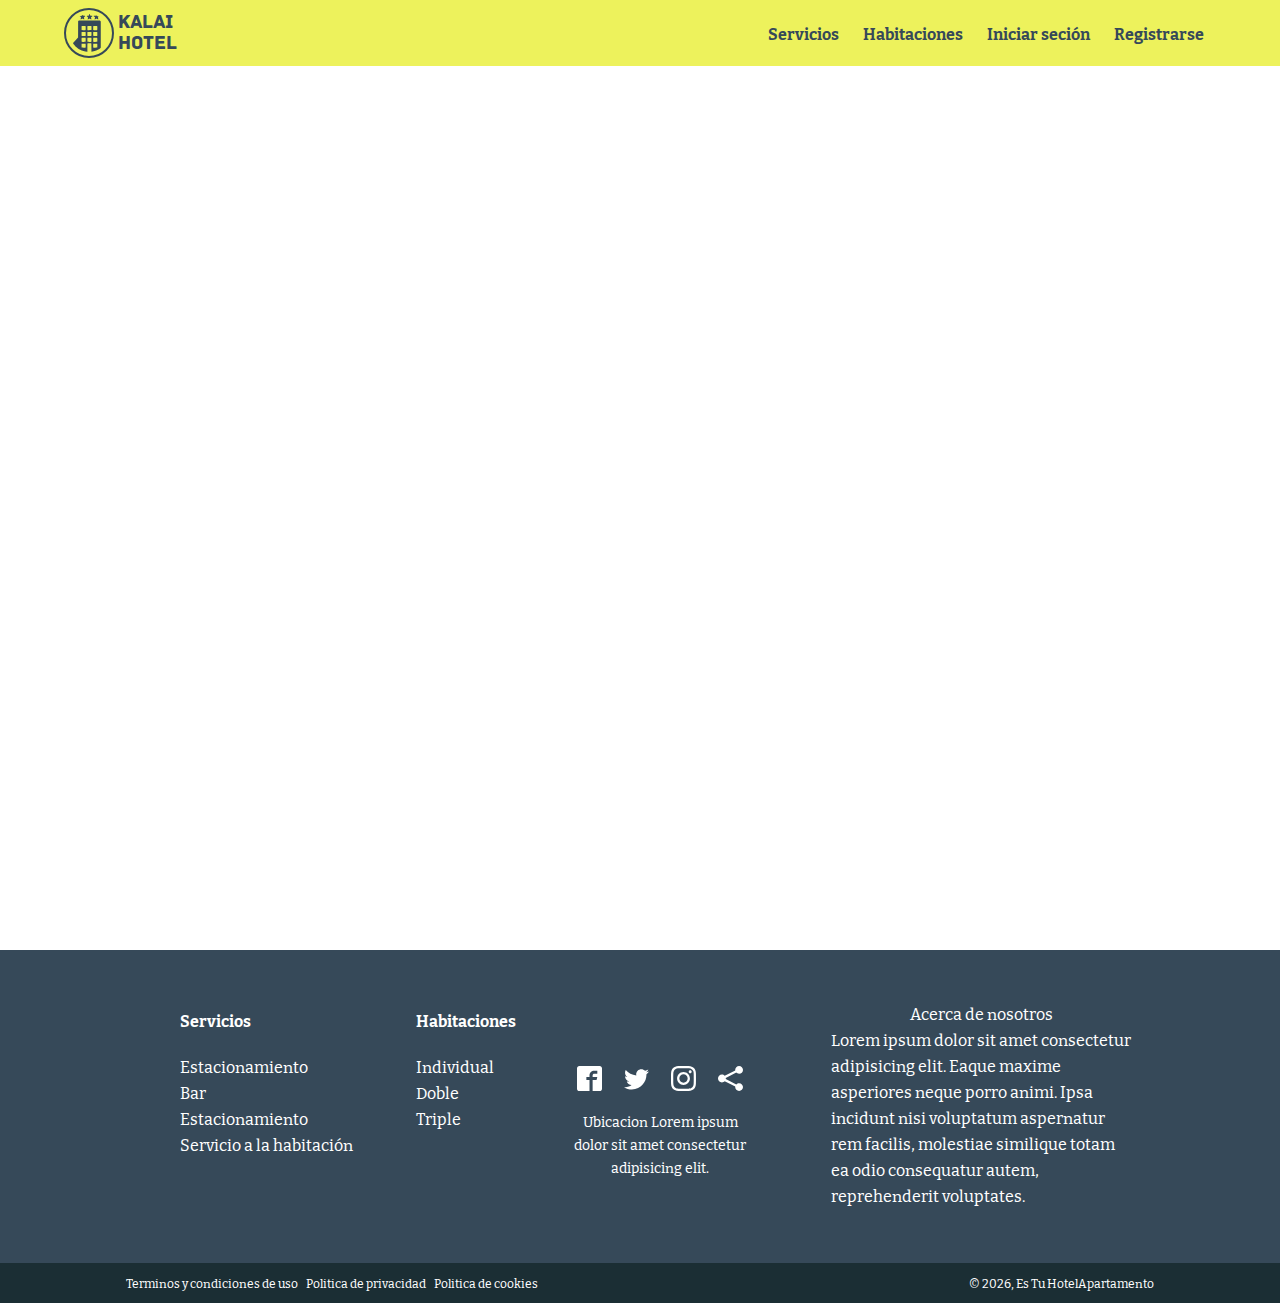
<file: contact/index.html>
<!DOCTYPE html><html lang="en"><head><meta charSet="utf-8"/><meta http-equiv="x-ua-compatible" content="ie=edge"/><meta name="viewport" content="width=device-width, initial-scale=1, shrink-to-fit=no"/><style data-href="/styles.86cfaf8e02e9bec4b275.css">.PresetDateRangePicker_panel{padding:0 22px 11px}.PresetDateRangePicker_button{position:relative;height:100%;text-align:center;background:0 0;border:2px solid #00a699;color:#00a699;padding:4px 12px;margin-right:8px;font:inherit;font-weight:700;line-height:normal;overflow:visible;box-sizing:border-box;cursor:pointer}.PresetDateRangePicker_button:active{outline:0}.PresetDateRangePicker_button__selected{color:#fff;background:#00a699}.SingleDatePickerInput{display:inline-block;background-color:#fff}.SingleDatePickerInput__withBorder{border-radius:2px;border:1px solid #dbdbdb}.SingleDatePickerInput__rtl{direction:rtl}.SingleDatePickerInput__disabled{background-color:#f2f2f2}.SingleDatePickerInput__block{display:block}.SingleDatePickerInput__showClearDate{padding-right:30px}.SingleDatePickerInput_clearDate{background:0 0;border:0;color:inherit;font:inherit;line-height:normal;overflow:visible;cursor:pointer;padding:10px;margin:0 10px 0 5px;position:absolute;right:0;top:50%;-webkit-transform:translateY(-50%);transform:translateY(-50%)}.SingleDatePickerInput_clearDate__default:focus,.SingleDatePickerInput_clearDate__default:hover{background:#dbdbdb;border-radius:50%}.SingleDatePickerInput_clearDate__small{padding:6px}.SingleDatePickerInput_clearDate__hide{visibility:hidden}.SingleDatePickerInput_clearDate_svg{fill:#82888a;height:12px;width:15px;vertical-align:middle}.SingleDatePickerInput_clearDate_svg__small{height:9px}.SingleDatePickerInput_calendarIcon{background:0 0;border:0;color:inherit;font:inherit;line-height:normal;overflow:visible;cursor:pointer;display:inline-block;vertical-align:middle;padding:10px;margin:0 5px 0 10px}.SingleDatePickerInput_calendarIcon_svg{fill:#82888a;height:15px;width:14px;vertical-align:middle}.SingleDatePicker{position:relative;display:inline-block}.SingleDatePicker__block{display:block}.SingleDatePicker_picker{z-index:1;background-color:#fff;position:absolute}.SingleDatePicker_picker__rtl{direction:rtl}.SingleDatePicker_picker__directionLeft{left:0}.SingleDatePicker_picker__directionRight{right:0}.SingleDatePicker_picker__portal{background-color:rgba(0,0,0,.3);position:fixed;top:0;left:0;height:100%;width:100%}.SingleDatePicker_picker__fullScreenPortal{background-color:#fff}.SingleDatePicker_closeButton{background:0 0;border:0;color:inherit;font:inherit;line-height:normal;overflow:visible;cursor:pointer;position:absolute;top:0;right:0;padding:15px;z-index:2}.SingleDatePicker_closeButton:focus,.SingleDatePicker_closeButton:hover{color:darken(#cacccd,10%);text-decoration:none}.SingleDatePicker_closeButton_svg{height:15px;width:15px;fill:#cacccd}.DayPickerKeyboardShortcuts_buttonReset{background:0 0;border:0;border-radius:0;color:inherit;font:inherit;line-height:normal;overflow:visible;padding:0;cursor:pointer;font-size:14px}.DayPickerKeyboardShortcuts_buttonReset:active{outline:0}.DayPickerKeyboardShortcuts_show{width:33px;height:26px;position:absolute;z-index:2}.DayPickerKeyboardShortcuts_show:before{content:"";display:block;position:absolute}.DayPickerKeyboardShortcuts_show__bottomRight{bottom:0;right:0}.DayPickerKeyboardShortcuts_show__bottomRight:before{border-top:26px solid transparent;border-right:33px solid #00a699;bottom:0;right:0}.DayPickerKeyboardShortcuts_show__bottomRight:hover:before{border-right:33px solid #008489}.DayPickerKeyboardShortcuts_show__topRight{top:0;right:0}.DayPickerKeyboardShortcuts_show__topRight:before{border-bottom:26px solid transparent;border-right:33px solid #00a699;top:0;right:0}.DayPickerKeyboardShortcuts_show__topRight:hover:before{border-right:33px solid #008489}.DayPickerKeyboardShortcuts_show__topLeft{top:0;left:0}.DayPickerKeyboardShortcuts_show__topLeft:before{border-bottom:26px solid transparent;border-left:33px solid #00a699;top:0;left:0}.DayPickerKeyboardShortcuts_show__topLeft:hover:before{border-left:33px solid #008489}.DayPickerKeyboardShortcuts_showSpan{color:#fff;position:absolute}.DayPickerKeyboardShortcuts_showSpan__bottomRight{bottom:0;right:5px}.DayPickerKeyboardShortcuts_showSpan__topRight{top:1px;right:5px}.DayPickerKeyboardShortcuts_showSpan__topLeft{top:1px;left:5px}.DayPickerKeyboardShortcuts_panel{overflow:auto;background:#fff;border:1px solid #dbdbdb;border-radius:2px;position:absolute;top:0;bottom:0;right:0;left:0;z-index:2;padding:22px;margin:33px;text-align:left}.DayPickerKeyboardShortcuts_title{font-size:16px;font-weight:700;margin:0}.DayPickerKeyboardShortcuts_list{list-style:none;padding:0;font-size:14px}.DayPickerKeyboardShortcuts_close{position:absolute;right:22px;top:22px;z-index:2}.DayPickerKeyboardShortcuts_close:active{outline:0}.DayPickerKeyboardShortcuts_closeSvg{height:15px;width:15px;fill:#cacccd}.DayPickerKeyboardShortcuts_closeSvg:focus,.DayPickerKeyboardShortcuts_closeSvg:hover{fill:#82888a}.CalendarDay{box-sizing:border-box;cursor:pointer;font-size:14px;text-align:center}.CalendarDay:active{outline:0}.CalendarDay__defaultCursor{cursor:default}.CalendarDay__default{border:1px solid #e4e7e7;color:#484848;background:#fff}.CalendarDay__default:hover{background:#e4e7e7;border:1px solid #e4e7e7;color:inherit}.CalendarDay__hovered_offset{background:#f4f5f5;border:1px double #e4e7e7;color:inherit}.CalendarDay__outside{border:0;background:#fff;color:#484848}.CalendarDay__outside:hover{border:0}.CalendarDay__blocked_minimum_nights{background:#fff;border:1px solid #eceeee;color:#cacccd}.CalendarDay__blocked_minimum_nights:active,.CalendarDay__blocked_minimum_nights:hover{background:#fff;color:#cacccd}.CalendarDay__highlighted_calendar{background:#ffe8bc;color:#484848}.CalendarDay__highlighted_calendar:active,.CalendarDay__highlighted_calendar:hover{background:#ffce71;color:#484848}.CalendarDay__selected_span{background:#66e2da;border:1px double #33dacd;color:#fff}.CalendarDay__selected_span:active,.CalendarDay__selected_span:hover{background:#33dacd;border:1px double #33dacd;color:#fff}.CalendarDay__selected,.CalendarDay__selected:active,.CalendarDay__selected:hover{background:#00a699;border:1px double #00a699;color:#fff}.CalendarDay__hovered_span,.CalendarDay__hovered_span:hover{background:#b2f1ec;border:1px double #80e8e0;color:#007a87}.CalendarDay__hovered_span:active{background:#80e8e0;border:1px double #80e8e0;color:#007a87}.CalendarDay__blocked_calendar,.CalendarDay__blocked_calendar:active,.CalendarDay__blocked_calendar:hover{background:#cacccd;border:1px solid #cacccd;color:#82888a}.CalendarDay__blocked_out_of_range,.CalendarDay__blocked_out_of_range:active,.CalendarDay__blocked_out_of_range:hover{background:#fff;border:1px solid #e4e7e7;color:#cacccd}.CalendarDay__hovered_start_first_possible_end{background:#eceeee;border:1px double #eceeee}.CalendarDay__hovered_start_blocked_min_nights{background:#eceeee;border:1px double #e4e7e7}.CalendarMonth{background:#fff;text-align:center;vertical-align:top;-webkit-user-select:none;-ms-user-select:none;user-select:none}.CalendarMonth_table{border-collapse:collapse;border-spacing:0}.CalendarMonth_verticalSpacing{border-collapse:separate}.CalendarMonth_caption{color:#484848;font-size:18px;text-align:center;padding-top:22px;padding-bottom:37px;caption-side:top}.CalendarMonth_caption__verticalScrollable{padding-top:12px;padding-bottom:7px}.CalendarMonthGrid{background:#fff;text-align:left;z-index:0}.CalendarMonthGrid__animating{z-index:1}.CalendarMonthGrid__horizontal{position:absolute;left:9px}.CalendarMonthGrid__vertical,.CalendarMonthGrid__vertical_scrollable{margin:0 auto}.CalendarMonthGrid_month__horizontal{display:inline-block;vertical-align:top;min-height:100%}.CalendarMonthGrid_month__hideForAnimation{position:absolute;z-index:-1;opacity:0;pointer-events:none}.CalendarMonthGrid_month__hidden{visibility:hidden}.DayPickerNavigation{position:relative;z-index:2}.DayPickerNavigation__horizontal{height:0}.DayPickerNavigation__verticalScrollable_prevNav{z-index:1}.DayPickerNavigation__verticalDefault{position:absolute;width:100%;height:52px;bottom:0;left:0}.DayPickerNavigation__verticalScrollableDefault{position:relative}.DayPickerNavigation__bottom{height:auto}.DayPickerNavigation__bottomDefault{-webkit-box-pack:justify;-ms-flex-pack:justify;display:flex;justify-content:space-between}.DayPickerNavigation_button{cursor:pointer;-webkit-user-select:none;-ms-user-select:none;user-select:none;border:0;padding:0;margin:0}.DayPickerNavigation_button__default{border:1px solid #e4e7e7;background-color:#fff;color:#757575}.DayPickerNavigation_button__default:focus,.DayPickerNavigation_button__default:hover{border:1px solid #c4c4c4}.DayPickerNavigation_button__default:active{background:#f2f2f2}.DayPickerNavigation_button__disabled{cursor:default;border:1px solid #f2f2f2}.DayPickerNavigation_button__disabled:focus,.DayPickerNavigation_button__disabled:hover{border:1px solid #f2f2f2}.DayPickerNavigation_button__disabled:active{background:0 0}.DayPickerNavigation_button__horizontalDefault{position:absolute;top:18px;line-height:.78;border-radius:3px;padding:6px 9px}.DayPickerNavigation_bottomButton__horizontalDefault{position:static;margin:-10px 22px 30px}.DayPickerNavigation_leftButton__horizontalDefault{left:22px}.DayPickerNavigation_rightButton__horizontalDefault{right:22px}.DayPickerNavigation_button__verticalDefault{padding:5px;background:#fff;box-shadow:0 0 5px 2px rgba(0,0,0,.1);position:relative;display:inline-block;text-align:center;height:100%;width:50%}.DayPickerNavigation_nextButton__verticalDefault{border-left:0}.DayPickerNavigation_nextButton__verticalScrollableDefault,.DayPickerNavigation_prevButton__verticalScrollableDefault{width:100%}.DayPickerNavigation_svg__horizontal{height:19px;width:19px;fill:#82888a;display:block}.DayPickerNavigation_svg__vertical{height:42px;width:42px;fill:#484848}.DayPickerNavigation_svg__disabled{fill:#f2f2f2}.DayPicker{position:relative;text-align:left}.DayPicker,.DayPicker__horizontal{background:#fff}.DayPicker__verticalScrollable{height:100%}.DayPicker__hidden{visibility:hidden}.DayPicker__withBorder{box-shadow:0 2px 6px rgba(0,0,0,.05),0 0 0 1px rgba(0,0,0,.07);border-radius:3px}.DayPicker_portal__horizontal{box-shadow:none;position:absolute;left:50%;top:50%}.DayPicker_portal__vertical{position:static}.DayPicker_focusRegion{outline:0}.DayPicker_calendarInfo__horizontal,.DayPicker_wrapper__horizontal{display:inline-block;vertical-align:top}.DayPicker_weekHeaders{position:relative}.DayPicker_weekHeaders__horizontal{margin-left:9px}.DayPicker_weekHeader{color:#757575;position:absolute;top:62px;z-index:2;text-align:left}.DayPicker_weekHeader__vertical{left:50%}.DayPicker_weekHeader__verticalScrollable{top:0;display:table-row;border-bottom:1px solid #dbdbdb;background:#fff;margin-left:0;left:0;width:100%;text-align:center}.DayPicker_weekHeader_ul{list-style:none;margin:1px 0;padding-left:0;padding-right:0;font-size:14px}.DayPicker_weekHeader_li{display:inline-block;text-align:center}.DayPicker_transitionContainer{position:relative;overflow:hidden;border-radius:3px}.DayPicker_transitionContainer__horizontal{-webkit-transition:height .2s ease-in-out;transition:height .2s ease-in-out}.DayPicker_transitionContainer__vertical{width:100%}.DayPicker_transitionContainer__verticalScrollable{padding-top:20px;height:100%;position:absolute;top:0;bottom:0;right:0;left:0;overflow-y:scroll}.DateInput{margin:0;padding:0;background:#fff;position:relative;display:inline-block;width:130px;vertical-align:middle}.DateInput__small{width:97px}.DateInput__block{width:100%}.DateInput__disabled{background:#f2f2f2;color:#dbdbdb}.DateInput_input{font-weight:200;font-size:19px;line-height:24px;color:#484848;background-color:#fff;width:100%;padding:11px 11px 9px;border:0;border-bottom:2px solid transparent;border-radius:0}.DateInput_input__small{font-size:15px;line-height:18px;letter-spacing:.2px;padding:7px 7px 5px}.DateInput_input__regular{font-weight:auto}.DateInput_input__readOnly{-webkit-user-select:none;-ms-user-select:none;user-select:none}.DateInput_input__focused{outline:0;background:#fff;border:0;border-bottom:2px solid #008489}.DateInput_input__disabled{background:#f2f2f2;font-style:italic}.DateInput_screenReaderMessage{border:0;clip:rect(0,0,0,0);height:1px;margin:-1px;overflow:hidden;padding:0;position:absolute;width:1px}.DateInput_fang{position:absolute;width:20px;height:10px;left:22px;z-index:2}.DateInput_fangShape{fill:#fff}.DateInput_fangStroke{stroke:#dbdbdb;fill:transparent}.DateRangePickerInput{background-color:#fff;display:inline-block}.DateRangePickerInput__disabled{background:#f2f2f2}.DateRangePickerInput__withBorder{border-radius:2px;border:1px solid #dbdbdb}.DateRangePickerInput__rtl{direction:rtl}.DateRangePickerInput__block{display:block}.DateRangePickerInput__showClearDates{padding-right:30px}.DateRangePickerInput_arrow{display:inline-block;vertical-align:middle;color:#484848}.DateRangePickerInput_arrow_svg{vertical-align:middle;fill:#484848;height:24px;width:24px}.DateRangePickerInput_clearDates{background:0 0;border:0;color:inherit;font:inherit;line-height:normal;overflow:visible;cursor:pointer;padding:10px;margin:0 10px 0 5px;position:absolute;right:0;top:50%;-webkit-transform:translateY(-50%);transform:translateY(-50%)}.DateRangePickerInput_clearDates__small{padding:6px}.DateRangePickerInput_clearDates_default:focus,.DateRangePickerInput_clearDates_default:hover{background:#dbdbdb;border-radius:50%}.DateRangePickerInput_clearDates__hide{visibility:hidden}.DateRangePickerInput_clearDates_svg{fill:#82888a;height:12px;width:15px;vertical-align:middle}.DateRangePickerInput_clearDates_svg__small{height:9px}.DateRangePickerInput_calendarIcon{background:0 0;border:0;color:inherit;font:inherit;line-height:normal;overflow:visible;cursor:pointer;display:inline-block;vertical-align:middle;padding:10px;margin:0 5px 0 10px}.DateRangePickerInput_calendarIcon_svg{fill:#82888a;height:15px;width:14px;vertical-align:middle}.DateRangePicker{position:relative;display:inline-block}.DateRangePicker__block{display:block}.DateRangePicker_picker{z-index:1;background-color:#fff;position:absolute}.DateRangePicker_picker__rtl{direction:rtl}.DateRangePicker_picker__directionLeft{left:0}.DateRangePicker_picker__directionRight{right:0}.DateRangePicker_picker__portal{background-color:rgba(0,0,0,.3);position:fixed;top:0;left:0;height:100%;width:100%}.DateRangePicker_picker__fullScreenPortal{background-color:#fff}.DateRangePicker_closeButton{background:0 0;border:0;color:inherit;font:inherit;line-height:normal;overflow:visible;cursor:pointer;position:absolute;top:0;right:0;padding:15px;z-index:2}.DateRangePicker_closeButton:focus,.DateRangePicker_closeButton:hover{color:darken(#cacccd,10%);text-decoration:none}.DateRangePicker_closeButton_svg{height:15px;width:15px;fill:#cacccd}@font-face{font-family:Archive;src:url(/static/Archive-Regular-a51a0e278c95c61a3a4bf2a46e7407a4.otf)}@font-face{font-family:BitterPro_R;src:url(/static/BitterPro-Regular-22a6b8e171f8ca55cadbd527ab5fe279.ttf)}@font-face{font-family:BitterPro_B;src:url(/static/BitterPro-Bold-f445240175b9697b9bec7ee8adcfc7b8.ttf)}*{box-sizing:border-box}html{-ms-text-size-adjust:100%;-webkit-text-size-adjust:100%;font-family:BitterPro_R,sans-serif,Arial}body{margin:0;height:100%;overflow-y:hidden;-webkit-font-smoothing:antialiased;-moz-osx-font-smoothing:grayscale}article,aside,details,figcaption,figure,footer,header,main,menu,nav,section,summary{display:block}audio,canvas,progress,video{display:inline-block}audio:not([controls]){display:none;height:0}progress{vertical-align:baseline}[hidden],template{display:none}a{background-color:transparent;-webkit-text-decoration-skip:objects}a:active,a:hover{outline-width:0}abbr[title]{border-bottom:none;text-decoration:underline;-webkit-text-decoration:underline dotted;text-decoration:underline dotted}b,strong{font-weight:inherit;font-weight:bolder}dfn{font-style:italic}h1{font-size:2em;margin:.67em 0}mark{background-color:#ff0;color:#000}small{font-size:80%}sub,sup{font-size:75%;line-height:0;position:relative;vertical-align:baseline}sub{bottom:-.25em}sup{top:-.5em}img{border-style:none}svg:not(:root){overflow:hidden}code,kbd,pre,samp{font-family:monospace,monospace;font-size:1em}figure{margin:1em 40px}hr{box-sizing:content-box;height:0;overflow:visible}button,input,optgroup,select,textarea{font:inherit;margin:0}optgroup{font-weight:700}button,input{overflow:visible}button,select{text-transform:none}[type=reset],[type=submit],button,html [type=button]{-webkit-appearance:button}[type=button]::-moz-focus-inner,[type=reset]::-moz-focus-inner,[type=submit]::-moz-focus-inner,button::-moz-focus-inner{border-style:none;padding:0}[type=button]:-moz-focusring,[type=reset]:-moz-focusring,[type=submit]:-moz-focusring,button:-moz-focusring{outline:1px dotted ButtonText}fieldset{border:1px solid silver;margin:0 2px;padding:.35em .625em .75em}legend{box-sizing:border-box;color:inherit;display:table;max-width:100%;padding:0;white-space:normal}textarea{overflow:auto}[type=checkbox],[type=radio]{box-sizing:border-box;padding:0}[type=number]::-webkit-inner-spin-button,[type=number]::-webkit-outer-spin-button{height:auto}[type=search]{-webkit-appearance:textfield;outline-offset:-2px}[type=search]::-webkit-search-cancel-button,[type=search]::-webkit-search-decoration{-webkit-appearance:none}::-webkit-input-placeholder{color:inherit;opacity:.54}::-webkit-file-upload-button{-webkit-appearance:button;font:inherit}html{font:112.5%/1.45em;box-sizing:border-box;overflow-y:scroll}*,:after,:before{box-sizing:inherit}body{color:rgba(0,0,0,.8);font-weight:400;word-wrap:break-word;-webkit-font-kerning:normal;font-kerning:normal;-ms-font-feature-settings:"kern","liga","clig","calt";font-feature-settings:"kern","liga","clig","calt"}img{max-width:100%;margin-left:0;margin-right:0;margin-top:0;padding:0}h1{font-size:2.25rem}h1,h2{padding:0;margin:0 0 1.45rem;color:inherit;font-family:BitterPro_B,-apple-system,BlinkMacSystemFont,Segoe UI,Roboto,Oxygen,Ubuntu,Cantarell,Fira Sans,Droid Sans,Helvetica Neue,sans-serif;font-weight:700;text-rendering:optimizeLegibility;line-height:1.1}h2{font-size:1.62671rem}h3{font-size:1.38316rem}h3,h4{padding:0;margin:0 0 1.45rem;color:inherit;font-family:BitterPro_B,-apple-system,BlinkMacSystemFont,Segoe UI,Roboto,Oxygen,Ubuntu,Cantarell,Fira Sans,Droid Sans,Helvetica Neue,sans-serif;font-weight:700;text-rendering:optimizeLegibility;line-height:1.1}h4{font-size:1rem}h5{font-size:.85028rem}h5,h6{padding:0;margin:0 0 1.45rem;color:inherit;font-family:BitterPro_B,-apple-system,BlinkMacSystemFont,Segoe UI,Roboto,Oxygen,Ubuntu,Cantarell,Fira Sans,Droid Sans,Helvetica Neue,sans-serif;font-weight:700;text-rendering:optimizeLegibility;line-height:1.1}h6{font-size:.78405rem}hgroup{padding:0;margin:0 0 1.45rem}ol,ul{padding:0;margin:0 0 1.45rem 1.45rem;list-style-position:outside;list-style-image:none}dd,dl,figure,p{padding:0;margin:0 0 1.45rem}pre{font-size:.85rem;line-height:1.42;background:rgba(0,0,0,.04);border-radius:3px;overflow:auto;word-wrap:normal;padding:1.45rem}fieldset,pre{margin:0 0 1.45rem}fieldset{padding:0}blockquote{padding:0;margin:0 1.45rem 1.45rem}form,iframe,noscript{padding:0;margin:0 0 1.45rem}hr{padding:0;margin:0 0 calc(1.45rem - 1px);background:rgba(0,0,0,.2);border:none;height:1px}address{padding:0;margin:0 0 1.45rem}b,dt,strong{font-weight:700}li{margin-bottom:.725rem}ol li,ul li{padding-left:0}li>ol,li>ul{margin-left:1.45rem;margin-bottom:.725rem;margin-top:.725rem}blockquote :last-child,li :last-child,p :last-child{margin-bottom:0}li>p{margin-bottom:.725rem}code,kbd,samp{font-size:.85rem;line-height:1.45rem}abbr,abbr[title],acronym{border-bottom:1px dotted rgba(0,0,0,.5);cursor:help}abbr[title]{text-decoration:none}code,tt{background-color:rgba(0,0,0,.04);border-radius:3px;font-family:SFMono-Regular,Consolas,Roboto Mono,Droid Sans Mono,Liberation Mono,Menlo,Courier,monospace;padding:.2em 0}pre code{background:none;line-height:1.42}code:after,code:before,tt:after,tt:before{letter-spacing:-.2em;content:" "}pre code:after,pre code:before,pre tt:after,pre tt:before{content:""}@media only screen and (max-width:480px){html{font-size:100%}}.Toastify__toast-container{z-index:9999;-webkit-transform:translateZ(9999px);position:fixed;padding:4px;width:320px;box-sizing:border-box;color:#fff}.Toastify__toast-container--top-left{top:1em;left:1em}.Toastify__toast-container--top-center{top:1em;left:50%;margin-left:-160px}.Toastify__toast-container--top-right{top:1em;right:1em}.Toastify__toast-container--bottom-left{bottom:1em;left:1em}.Toastify__toast-container--bottom-center{bottom:1em;left:50%;margin-left:-160px}.Toastify__toast-container--bottom-right{bottom:1em;right:1em}@media only screen and (max-width:480px){.Toastify__toast-container{width:100vw;padding:0;left:0;margin:0}.Toastify__toast-container--top-center,.Toastify__toast-container--top-left,.Toastify__toast-container--top-right{top:0}.Toastify__toast-container--bottom-center,.Toastify__toast-container--bottom-left,.Toastify__toast-container--bottom-right{bottom:0}.Toastify__toast-container--rtl{right:0;left:auto}}.Toastify__toast{position:relative;min-height:64px;box-sizing:border-box;margin-bottom:1rem;padding:8px;border-radius:1px;box-shadow:0 1px 10px 0 rgba(0,0,0,.1),0 2px 15px 0 rgba(0,0,0,.05);display:flex;justify-content:space-between;max-height:800px;overflow:hidden;font-family:sans-serif;cursor:pointer;direction:ltr}.Toastify__toast--rtl{direction:rtl}.Toastify__toast--default{background:#fff;color:#aaa}.Toastify__toast--info{background:#3498db}.Toastify__toast--success{background:#07bc0c}.Toastify__toast--warning{background:#f1c40f}.Toastify__toast--error{background:#e74c3c}.Toastify__toast-body{margin:auto 0;flex:1 1}@media only screen and (max-width:480px){.Toastify__toast{margin-bottom:0}}.Toastify__close-button{color:#fff;font-weight:700;font-size:14px;background:transparent;outline:none;border:none;padding:0;cursor:pointer;opacity:.7;-webkit-transition:.3s ease;transition:.3s ease;align-self:flex-start}.Toastify__close-button--default{color:#000;opacity:.3}.Toastify__close-button:focus,.Toastify__close-button:hover{opacity:1}@-webkit-keyframes Toastify__trackProgress{0%{-webkit-transform:scaleX(1);transform:scaleX(1)}to{-webkit-transform:scaleX(0);transform:scaleX(0)}}@keyframes Toastify__trackProgress{0%{-webkit-transform:scaleX(1);transform:scaleX(1)}to{-webkit-transform:scaleX(0);transform:scaleX(0)}}.Toastify__progress-bar{position:absolute;bottom:0;left:0;width:100%;height:5px;z-index:9999;opacity:.7;background-color:hsla(0,0%,100%,.7);-webkit-transform-origin:left;transform-origin:left}.Toastify__progress-bar--animated{-webkit-animation:Toastify__trackProgress linear 1 forwards;animation:Toastify__trackProgress linear 1 forwards}.Toastify__progress-bar--controlled{-webkit-transition:-webkit-transform .2s;transition:-webkit-transform .2s;transition:transform .2s;transition:transform .2s,-webkit-transform .2s}.Toastify__progress-bar--rtl{right:0;left:auto;-webkit-transform-origin:right;transform-origin:right}.Toastify__progress-bar--default{background:-webkit-gradient(linear,left top,right top,from(#4cd964),color-stop(#5ac8fa),color-stop(#007aff),color-stop(#34aadc),color-stop(#5856d6),to(#ff2d55));background:linear-gradient(90deg,#4cd964,#5ac8fa,#007aff,#34aadc,#5856d6,#ff2d55)}@-webkit-keyframes Toastify__bounceInRight{0%,60%,75%,90%,to{-webkit-animation-timing-function:cubic-bezier(.215,.61,.355,1);animation-timing-function:cubic-bezier(.215,.61,.355,1)}0%{opacity:0;-webkit-transform:translate3d(3000px,0,0);transform:translate3d(3000px,0,0)}60%{opacity:1;-webkit-transform:translate3d(-25px,0,0);transform:translate3d(-25px,0,0)}75%{-webkit-transform:translate3d(10px,0,0);transform:translate3d(10px,0,0)}90%{-webkit-transform:translate3d(-5px,0,0);transform:translate3d(-5px,0,0)}to{-webkit-transform:none;transform:none}}@keyframes Toastify__bounceInRight{0%,60%,75%,90%,to{-webkit-animation-timing-function:cubic-bezier(.215,.61,.355,1);animation-timing-function:cubic-bezier(.215,.61,.355,1)}0%{opacity:0;-webkit-transform:translate3d(3000px,0,0);transform:translate3d(3000px,0,0)}60%{opacity:1;-webkit-transform:translate3d(-25px,0,0);transform:translate3d(-25px,0,0)}75%{-webkit-transform:translate3d(10px,0,0);transform:translate3d(10px,0,0)}90%{-webkit-transform:translate3d(-5px,0,0);transform:translate3d(-5px,0,0)}to{-webkit-transform:none;transform:none}}@-webkit-keyframes Toastify__bounceOutRight{20%{opacity:1;-webkit-transform:translate3d(-20px,0,0);transform:translate3d(-20px,0,0)}to{opacity:0;-webkit-transform:translate3d(2000px,0,0);transform:translate3d(2000px,0,0)}}@keyframes Toastify__bounceOutRight{20%{opacity:1;-webkit-transform:translate3d(-20px,0,0);transform:translate3d(-20px,0,0)}to{opacity:0;-webkit-transform:translate3d(2000px,0,0);transform:translate3d(2000px,0,0)}}@-webkit-keyframes Toastify__bounceInLeft{0%,60%,75%,90%,to{-webkit-animation-timing-function:cubic-bezier(.215,.61,.355,1);animation-timing-function:cubic-bezier(.215,.61,.355,1)}0%{opacity:0;-webkit-transform:translate3d(-3000px,0,0);transform:translate3d(-3000px,0,0)}60%{opacity:1;-webkit-transform:translate3d(25px,0,0);transform:translate3d(25px,0,0)}75%{-webkit-transform:translate3d(-10px,0,0);transform:translate3d(-10px,0,0)}90%{-webkit-transform:translate3d(5px,0,0);transform:translate3d(5px,0,0)}to{-webkit-transform:none;transform:none}}@keyframes Toastify__bounceInLeft{0%,60%,75%,90%,to{-webkit-animation-timing-function:cubic-bezier(.215,.61,.355,1);animation-timing-function:cubic-bezier(.215,.61,.355,1)}0%{opacity:0;-webkit-transform:translate3d(-3000px,0,0);transform:translate3d(-3000px,0,0)}60%{opacity:1;-webkit-transform:translate3d(25px,0,0);transform:translate3d(25px,0,0)}75%{-webkit-transform:translate3d(-10px,0,0);transform:translate3d(-10px,0,0)}90%{-webkit-transform:translate3d(5px,0,0);transform:translate3d(5px,0,0)}to{-webkit-transform:none;transform:none}}@-webkit-keyframes Toastify__bounceOutLeft{20%{opacity:1;-webkit-transform:translate3d(20px,0,0);transform:translate3d(20px,0,0)}to{opacity:0;-webkit-transform:translate3d(-2000px,0,0);transform:translate3d(-2000px,0,0)}}@keyframes Toastify__bounceOutLeft{20%{opacity:1;-webkit-transform:translate3d(20px,0,0);transform:translate3d(20px,0,0)}to{opacity:0;-webkit-transform:translate3d(-2000px,0,0);transform:translate3d(-2000px,0,0)}}@-webkit-keyframes Toastify__bounceInUp{0%,60%,75%,90%,to{-webkit-animation-timing-function:cubic-bezier(.215,.61,.355,1);animation-timing-function:cubic-bezier(.215,.61,.355,1)}0%{opacity:0;-webkit-transform:translate3d(0,3000px,0);transform:translate3d(0,3000px,0)}60%{opacity:1;-webkit-transform:translate3d(0,-20px,0);transform:translate3d(0,-20px,0)}75%{-webkit-transform:translate3d(0,10px,0);transform:translate3d(0,10px,0)}90%{-webkit-transform:translate3d(0,-5px,0);transform:translate3d(0,-5px,0)}to{-webkit-transform:translateZ(0);transform:translateZ(0)}}@keyframes Toastify__bounceInUp{0%,60%,75%,90%,to{-webkit-animation-timing-function:cubic-bezier(.215,.61,.355,1);animation-timing-function:cubic-bezier(.215,.61,.355,1)}0%{opacity:0;-webkit-transform:translate3d(0,3000px,0);transform:translate3d(0,3000px,0)}60%{opacity:1;-webkit-transform:translate3d(0,-20px,0);transform:translate3d(0,-20px,0)}75%{-webkit-transform:translate3d(0,10px,0);transform:translate3d(0,10px,0)}90%{-webkit-transform:translate3d(0,-5px,0);transform:translate3d(0,-5px,0)}to{-webkit-transform:translateZ(0);transform:translateZ(0)}}@-webkit-keyframes Toastify__bounceOutUp{20%{-webkit-transform:translate3d(0,-10px,0);transform:translate3d(0,-10px,0)}40%,45%{opacity:1;-webkit-transform:translate3d(0,20px,0);transform:translate3d(0,20px,0)}to{opacity:0;-webkit-transform:translate3d(0,-2000px,0);transform:translate3d(0,-2000px,0)}}@keyframes Toastify__bounceOutUp{20%{-webkit-transform:translate3d(0,-10px,0);transform:translate3d(0,-10px,0)}40%,45%{opacity:1;-webkit-transform:translate3d(0,20px,0);transform:translate3d(0,20px,0)}to{opacity:0;-webkit-transform:translate3d(0,-2000px,0);transform:translate3d(0,-2000px,0)}}@-webkit-keyframes Toastify__bounceInDown{0%,60%,75%,90%,to{-webkit-animation-timing-function:cubic-bezier(.215,.61,.355,1);animation-timing-function:cubic-bezier(.215,.61,.355,1)}0%{opacity:0;-webkit-transform:translate3d(0,-3000px,0);transform:translate3d(0,-3000px,0)}60%{opacity:1;-webkit-transform:translate3d(0,25px,0);transform:translate3d(0,25px,0)}75%{-webkit-transform:translate3d(0,-10px,0);transform:translate3d(0,-10px,0)}90%{-webkit-transform:translate3d(0,5px,0);transform:translate3d(0,5px,0)}to{-webkit-transform:none;transform:none}}@keyframes Toastify__bounceInDown{0%,60%,75%,90%,to{-webkit-animation-timing-function:cubic-bezier(.215,.61,.355,1);animation-timing-function:cubic-bezier(.215,.61,.355,1)}0%{opacity:0;-webkit-transform:translate3d(0,-3000px,0);transform:translate3d(0,-3000px,0)}60%{opacity:1;-webkit-transform:translate3d(0,25px,0);transform:translate3d(0,25px,0)}75%{-webkit-transform:translate3d(0,-10px,0);transform:translate3d(0,-10px,0)}90%{-webkit-transform:translate3d(0,5px,0);transform:translate3d(0,5px,0)}to{-webkit-transform:none;transform:none}}@-webkit-keyframes Toastify__bounceOutDown{20%{-webkit-transform:translate3d(0,10px,0);transform:translate3d(0,10px,0)}40%,45%{opacity:1;-webkit-transform:translate3d(0,-20px,0);transform:translate3d(0,-20px,0)}to{opacity:0;-webkit-transform:translate3d(0,2000px,0);transform:translate3d(0,2000px,0)}}@keyframes Toastify__bounceOutDown{20%{-webkit-transform:translate3d(0,10px,0);transform:translate3d(0,10px,0)}40%,45%{opacity:1;-webkit-transform:translate3d(0,-20px,0);transform:translate3d(0,-20px,0)}to{opacity:0;-webkit-transform:translate3d(0,2000px,0);transform:translate3d(0,2000px,0)}}.Toastify__bounce-enter--bottom-left,.Toastify__bounce-enter--top-left{-webkit-animation-name:Toastify__bounceInLeft;animation-name:Toastify__bounceInLeft}.Toastify__bounce-enter--bottom-right,.Toastify__bounce-enter--top-right{-webkit-animation-name:Toastify__bounceInRight;animation-name:Toastify__bounceInRight}.Toastify__bounce-enter--top-center{-webkit-animation-name:Toastify__bounceInDown;animation-name:Toastify__bounceInDown}.Toastify__bounce-enter--bottom-center{-webkit-animation-name:Toastify__bounceInUp;animation-name:Toastify__bounceInUp}.Toastify__bounce-exit--bottom-left,.Toastify__bounce-exit--top-left{-webkit-animation-name:Toastify__bounceOutLeft;animation-name:Toastify__bounceOutLeft}.Toastify__bounce-exit--bottom-right,.Toastify__bounce-exit--top-right{-webkit-animation-name:Toastify__bounceOutRight;animation-name:Toastify__bounceOutRight}.Toastify__bounce-exit--top-center{-webkit-animation-name:Toastify__bounceOutUp;animation-name:Toastify__bounceOutUp}.Toastify__bounce-exit--bottom-center{-webkit-animation-name:Toastify__bounceOutDown;animation-name:Toastify__bounceOutDown}@-webkit-keyframes Toastify__zoomIn{0%{opacity:0;-webkit-transform:scale3d(.3,.3,.3);transform:scale3d(.3,.3,.3)}50%{opacity:1}}@keyframes Toastify__zoomIn{0%{opacity:0;-webkit-transform:scale3d(.3,.3,.3);transform:scale3d(.3,.3,.3)}50%{opacity:1}}@-webkit-keyframes Toastify__zoomOut{0%{opacity:1}50%{opacity:0;-webkit-transform:scale3d(.3,.3,.3);transform:scale3d(.3,.3,.3)}to{opacity:0}}@keyframes Toastify__zoomOut{0%{opacity:1}50%{opacity:0;-webkit-transform:scale3d(.3,.3,.3);transform:scale3d(.3,.3,.3)}to{opacity:0}}.Toastify__zoom-enter{-webkit-animation-name:Toastify__zoomIn;animation-name:Toastify__zoomIn}.Toastify__zoom-exit{-webkit-animation-name:Toastify__zoomOut;animation-name:Toastify__zoomOut}@-webkit-keyframes Toastify__flipIn{0%{-webkit-transform:perspective(400px) rotateX(90deg);transform:perspective(400px) rotateX(90deg);-webkit-animation-timing-function:ease-in;animation-timing-function:ease-in;opacity:0}40%{-webkit-transform:perspective(400px) rotateX(-20deg);transform:perspective(400px) rotateX(-20deg);-webkit-animation-timing-function:ease-in;animation-timing-function:ease-in}60%{-webkit-transform:perspective(400px) rotateX(10deg);transform:perspective(400px) rotateX(10deg);opacity:1}80%{-webkit-transform:perspective(400px) rotateX(-5deg);transform:perspective(400px) rotateX(-5deg)}to{-webkit-transform:perspective(400px);transform:perspective(400px)}}@keyframes Toastify__flipIn{0%{-webkit-transform:perspective(400px) rotateX(90deg);transform:perspective(400px) rotateX(90deg);-webkit-animation-timing-function:ease-in;animation-timing-function:ease-in;opacity:0}40%{-webkit-transform:perspective(400px) rotateX(-20deg);transform:perspective(400px) rotateX(-20deg);-webkit-animation-timing-function:ease-in;animation-timing-function:ease-in}60%{-webkit-transform:perspective(400px) rotateX(10deg);transform:perspective(400px) rotateX(10deg);opacity:1}80%{-webkit-transform:perspective(400px) rotateX(-5deg);transform:perspective(400px) rotateX(-5deg)}to{-webkit-transform:perspective(400px);transform:perspective(400px)}}@-webkit-keyframes Toastify__flipOut{0%{-webkit-transform:perspective(400px);transform:perspective(400px)}30%{-webkit-transform:perspective(400px) rotateX(-20deg);transform:perspective(400px) rotateX(-20deg);opacity:1}to{-webkit-transform:perspective(400px) rotateX(90deg);transform:perspective(400px) rotateX(90deg);opacity:0}}@keyframes Toastify__flipOut{0%{-webkit-transform:perspective(400px);transform:perspective(400px)}30%{-webkit-transform:perspective(400px) rotateX(-20deg);transform:perspective(400px) rotateX(-20deg);opacity:1}to{-webkit-transform:perspective(400px) rotateX(90deg);transform:perspective(400px) rotateX(90deg);opacity:0}}.Toastify__flip-enter{-webkit-animation-name:Toastify__flipIn;animation-name:Toastify__flipIn}.Toastify__flip-exit{-webkit-animation-name:Toastify__flipOut;animation-name:Toastify__flipOut}@-webkit-keyframes Toastify__slideInRight{0%{-webkit-transform:translate3d(110%,0,0);transform:translate3d(110%,0,0);visibility:visible}to{-webkit-transform:translateZ(0);transform:translateZ(0)}}@keyframes Toastify__slideInRight{0%{-webkit-transform:translate3d(110%,0,0);transform:translate3d(110%,0,0);visibility:visible}to{-webkit-transform:translateZ(0);transform:translateZ(0)}}@-webkit-keyframes Toastify__slideInLeft{0%{-webkit-transform:translate3d(-110%,0,0);transform:translate3d(-110%,0,0);visibility:visible}to{-webkit-transform:translateZ(0);transform:translateZ(0)}}@keyframes Toastify__slideInLeft{0%{-webkit-transform:translate3d(-110%,0,0);transform:translate3d(-110%,0,0);visibility:visible}to{-webkit-transform:translateZ(0);transform:translateZ(0)}}@-webkit-keyframes Toastify__slideInUp{0%{-webkit-transform:translate3d(0,110%,0);transform:translate3d(0,110%,0);visibility:visible}to{-webkit-transform:translateZ(0);transform:translateZ(0)}}@keyframes Toastify__slideInUp{0%{-webkit-transform:translate3d(0,110%,0);transform:translate3d(0,110%,0);visibility:visible}to{-webkit-transform:translateZ(0);transform:translateZ(0)}}@-webkit-keyframes Toastify__slideInDown{0%{-webkit-transform:translate3d(0,-110%,0);transform:translate3d(0,-110%,0);visibility:visible}to{-webkit-transform:translateZ(0);transform:translateZ(0)}}@keyframes Toastify__slideInDown{0%{-webkit-transform:translate3d(0,-110%,0);transform:translate3d(0,-110%,0);visibility:visible}to{-webkit-transform:translateZ(0);transform:translateZ(0)}}@-webkit-keyframes Toastify__slideOutRight{0%{-webkit-transform:translateZ(0);transform:translateZ(0)}to{visibility:hidden;-webkit-transform:translate3d(110%,0,0);transform:translate3d(110%,0,0)}}@keyframes Toastify__slideOutRight{0%{-webkit-transform:translateZ(0);transform:translateZ(0)}to{visibility:hidden;-webkit-transform:translate3d(110%,0,0);transform:translate3d(110%,0,0)}}@-webkit-keyframes Toastify__slideOutLeft{0%{-webkit-transform:translateZ(0);transform:translateZ(0)}to{visibility:hidden;-webkit-transform:translate3d(-110%,0,0);transform:translate3d(-110%,0,0)}}@keyframes Toastify__slideOutLeft{0%{-webkit-transform:translateZ(0);transform:translateZ(0)}to{visibility:hidden;-webkit-transform:translate3d(-110%,0,0);transform:translate3d(-110%,0,0)}}@-webkit-keyframes Toastify__slideOutDown{0%{-webkit-transform:translateZ(0);transform:translateZ(0)}to{visibility:hidden;-webkit-transform:translate3d(0,500px,0);transform:translate3d(0,500px,0)}}@keyframes Toastify__slideOutDown{0%{-webkit-transform:translateZ(0);transform:translateZ(0)}to{visibility:hidden;-webkit-transform:translate3d(0,500px,0);transform:translate3d(0,500px,0)}}@-webkit-keyframes Toastify__slideOutUp{0%{-webkit-transform:translateZ(0);transform:translateZ(0)}to{visibility:hidden;-webkit-transform:translate3d(0,-500px,0);transform:translate3d(0,-500px,0)}}@keyframes Toastify__slideOutUp{0%{-webkit-transform:translateZ(0);transform:translateZ(0)}to{visibility:hidden;-webkit-transform:translate3d(0,-500px,0);transform:translate3d(0,-500px,0)}}.Toastify__slide-enter--bottom-left,.Toastify__slide-enter--top-left{-webkit-animation-name:Toastify__slideInLeft;animation-name:Toastify__slideInLeft}.Toastify__slide-enter--bottom-right,.Toastify__slide-enter--top-right{-webkit-animation-name:Toastify__slideInRight;animation-name:Toastify__slideInRight}.Toastify__slide-enter--top-center{-webkit-animation-name:Toastify__slideInDown;animation-name:Toastify__slideInDown}.Toastify__slide-enter--bottom-center{-webkit-animation-name:Toastify__slideInUp;animation-name:Toastify__slideInUp}.Toastify__slide-exit--bottom-left,.Toastify__slide-exit--top-left{-webkit-animation-name:Toastify__slideOutLeft;animation-name:Toastify__slideOutLeft}.Toastify__slide-exit--bottom-right,.Toastify__slide-exit--top-right{-webkit-animation-name:Toastify__slideOutRight;animation-name:Toastify__slideOutRight}.Toastify__slide-exit--top-center{-webkit-animation-name:Toastify__slideOutUp;animation-name:Toastify__slideOutUp}.Toastify__slide-exit--bottom-center{-webkit-animation-name:Toastify__slideOutDown;animation-name:Toastify__slideOutDown}.DateRangePickerInput{display:flex;justify-content:space-around;align-items:center;border:none;border-bottom:1px solid #dbdbdb}.DateInput{width:100%;text-align:center!important}.DateRangePicker{width:100%}@media (max-width:600px){.DateInput{width:100%;text-align:center!important;margin:4px 0}.DateInput input::-webkit-input-placeholder{text-align:center;font-size:14px}.DateInput input:-ms-input-placeholder{text-align:center;font-size:14px}.DateInput input::-ms-input-placeholder{text-align:center;font-size:14px}.DateInput input::placeholder{text-align:center;font-size:14px}.DateInput_fang{display:none}}</style><meta name="generator" content="Gatsby 2.18.4"/><style data-styled="jIEBfH ioYcc eQBLdW hqNITj cPcQWU dbtliB dYMiHs dPYxmC idrekG gdikJW frLQaR cjvdML krbBgP bSCtEc cuRFmC jIYNJg kiiCBg LAfkZ fpWsql hSFaAk fZGJVY cALedo eYyyZm ffDvyK eWGvuA gRiNOl" data-styled-version="4.4.1">
/* sc-component-id: sc-4422fx-0 */
.ioYcc{background-color:rgba(237,242,92,1);-webkit-transition:300ms background-color;transition:300ms background-color;margin-bottom:20px;position:fixed;top:0px;right:0px;left:0px;z-index:10;}
/* sc-component-id: sc-4422fx-1 */
.eQBLdW{display:-webkit-box;display:-webkit-flex;display:-ms-flexbox;display:flex;-webkit-box-pack:justify;-webkit-justify-content:space-between;-ms-flex-pack:justify;justify-content:space-between;-webkit-align-items:center;-webkit-box-align:center;-ms-flex-align:center;align-items:center;max-width:90%;padding:8px 0px;margin:0 auto;}
/* sc-component-id: sc-4422fx-2 */
.bSCtEc{display:-webkit-box;display:-webkit-flex;display:-ms-flexbox;display:flex;-webkit-box-pack:justify;-webkit-justify-content:space-between;-ms-flex-pack:justify;justify-content:space-between;-webkit-align-items:center;-webkit-box-align:center;-ms-flex-align:center;align-items:center;font-family:"BitterPro_B";} .bSCtEc a{display:block;margin:0px 12px;-webkit-text-decoration:none;text-decoration:none;color:rgba(54,73,89,1);-webkit-transition:300ms;transition:300ms;padding:12px 0px;} .bSCtEc a:hover{opacity:0.6;} .bSCtEc .nav_perfil_container{position:relative;} .bSCtEc .nav_perfil_container .nav_perfil_hover_datos{position:absolute;top:100%;display:none;right:0px;color:rgba(54,73,89,1);} .bSCtEc .nav_perfil_container .nav_perfil_hover_datos > div{background-color:rgba(237,242,92,1);padding:16px 18px;width:200px;cursor:pointer;} .bSCtEc .nav_perfil_container .nav_perfil_hover_datos > div a{margin:0px;padding:0px;} .bSCtEc .nav_perfil_container .nav_perfil_hover_datos > div a:hover{opacity:1;} .bSCtEc .nav_perfil_container .nav_perfil_hover_datos > div:hover{background-color:#f2e05c;} .bSCtEc .nav_perfil_container .nav_perfil_hover_datos > div:first-child{background-color:white;text-align:center;border:5px solid #f2e05c;} .bSCtEc .nav_perfil_container .nav_perfil_hover_datos:hover{display:block;} .bSCtEc .nav_perfil_container .nav_perfil:hover + .nav_perfil_hover_datos{display:block;} @media (max-width:880px){.bSCtEc{font-size:14px;}} @media (max-width:820px){.bSCtEc{font-size:13px;}}
/* sc-component-id: sc-4422fx-3 */
.cPcQWU{width:50px;height:50px;border:2px solid rgba(54,73,89,1);padding:4px;border-radius:50%;fill:rgba(54,73,89,1);} .cPcQWU path{-webkit-transform:translateX(-2.7px);-ms-transform:translateX(-2.7px);transform:translateX(-2.7px);}
/* sc-component-id: sc-4422fx-4 */
.hqNITj{display:-webkit-box;display:-webkit-flex;display:-ms-flexbox;display:flex;-webkit-align-items:center;-webkit-box-align:center;-ms-flex-align:center;align-items:center;} .hqNITj a{-webkit-text-decoration:none;text-decoration:none;display:contents;color:white;}
/* sc-component-id: sc-4422fx-5 */
.dbtliB{display:inline-block;color:rgba(54,73,89,1);font-size:19px;-webkit-transition:300ms color;transition:300ms color;font-family:"Archive","BitterPro_B",sans-serif;line-height:1.1;margin:0px 4px;}
/* sc-component-id: sc-4422fx-6 */
.dYMiHs{display:none;width:34px;height:100%;cursor:pointer;}
/* sc-component-id: sc-4422fx-7 */
.idrekG{height:4px;margin-top:4px;width:100%;border-radius:4px;background-color:rgba(54,73,89,1);-webkit-animation:dPYxmC 0.7s cubic-bezier(0.08,1.41,0.66,0.97) forwards;animation:dPYxmC 0.7s cubic-bezier(0.08,1.41,0.66,0.97) forwards;}
/* sc-component-id: sc-4422fx-8 */
.frLQaR{height:4px;margin-top:4px;width:100%;border-radius:4px;background-color:rgba(54,73,89,1);-webkit-transition:300ms;transition:300ms;-webkit-animation:gdikJW 0.7s cubic-bezier(0.08,1.41,0.66,0.97) forwards;animation:gdikJW 0.7s cubic-bezier(0.08,1.41,0.66,0.97) forwards;}
/* sc-component-id: sc-4422fx-9 */
.krbBgP{height:4px;margin-top:4px;width:100%;border-radius:4px;background-color:rgba(54,73,89,1);-webkit-animation:cjvdML 0.7s cubic-bezier(0.08,1.41,0.66,0.97) forwards;animation:cjvdML 0.7s cubic-bezier(0.08,1.41,0.66,0.97) forwards;}
/* sc-component-id: sc-5aa6fk-0 */
.jIYNJg{display:-webkit-box;display:-webkit-flex;display:-ms-flexbox;display:flex;-webkit-flex-direction:column;-ms-flex-direction:column;flex-direction:column;-webkit-align-items:center;-webkit-box-align:center;-ms-flex-align:center;align-items:center;background-color:rgba(54,73,89,1);color:white;}
/* sc-component-id: sc-5aa6fk-1 */
.kiiCBg{display:-webkit-box;display:-webkit-flex;display:-ms-flexbox;display:flex;width:85%;margin:0 auto;-webkit-box-pack:space-around;-webkit-justify-content:space-around;-ms-flex-pack:space-around;justify-content:space-around;-webkit-flex-direction:row-reverse;-ms-flex-direction:row-reverse;flex-direction:row-reverse;-webkit-flex-wrap:wrap;-ms-flex-wrap:wrap;flex-wrap:wrap;padding:50px 24px 32px;} @media (max-width:600px){.kiiCBg{max-width:100%;padding:24px 4px;}}
/* sc-component-id: sc-5aa6fk-2 */
.LAfkZ{max-width:300px;display:-webkit-box;display:-webkit-flex;display:-ms-flexbox;display:flex;-webkit-align-items:center;-webkit-box-align:center;-ms-flex-align:center;align-items:center;-webkit-box-pack:space-around;-webkit-justify-content:space-around;-ms-flex-pack:space-around;justify-content:space-around;-webkit-flex-direction:column;-ms-flex-direction:column;flex-direction:column;-webkit-flex-wrap:wrap;-ms-flex-wrap:wrap;flex-wrap:wrap;} @media (max-width:600px){.LAfkZ{max-width:100%;}}
/* sc-component-id: sc-5aa6fk-3 */
.eWGvuA{width:100%;font-size:14px;font-weight:200;text-align:center;}
/* sc-component-id: sc-5aa6fk-4 */
.cALedo{display:-webkit-box;display:-webkit-flex;display:-ms-flexbox;display:flex;-webkit-flex-direction:column;-ms-flex-direction:column;flex-direction:column;width:30%;-webkit-align-self:center;-ms-flex-item-align:center;align-self:center;} @media (max-width:800px){.cALedo{width:100%;padding:24px 40px;}} @media (max-width:500px){.cALedo{width:100%;padding:0;margin:12px 0px;}}
/* sc-component-id: sc-5aa6fk-5 */
.fpWsql{display:-webkit-box;display:-webkit-flex;display:-ms-flexbox;display:flex;-webkit-align-items:baseline;-webkit-box-align:baseline;-ms-flex-align:baseline;align-items:baseline;-webkit-box-pack:space-around;-webkit-justify-content:space-around;-ms-flex-pack:space-around;justify-content:space-around;-webkit-flex-wrap:wrap;-ms-flex-wrap:wrap;flex-wrap:wrap;width:60%;} @media (max-width:600px){.fpWsql{width:100%;}}
/* sc-component-id: sc-5aa6fk-6 */
.gRiNOl{width:100%;margin:0 auto;padding:6px 24px 6px;display:-webkit-box;display:-webkit-flex;display:-ms-flexbox;display:flex;width:100%;font-size:12px;text-align:center;-webkit-align-items:center;-webkit-box-align:center;-ms-flex-align:center;align-items:center;-webkit-flex-wrap:wrap;-ms-flex-wrap:wrap;flex-wrap:wrap;-webkit-box-pack:space-around;-webkit-justify-content:space-around;-ms-flex-pack:space-around;justify-content:space-around;background-color:rgb(27,46,52);} .gRiNOl a{cursor:pointer;-webkit-transition:300ms;transition:300ms;} .gRiNOl a:hover{color:lightslategrey;} .gRiNOl a,.gRiNOl div{padding:4px;} @media (min-width:789px){.gRiNOl{-webkit-box-pack:center;-webkit-justify-content:center;-ms-flex-pack:center;justify-content:center;}.gRiNOl div{width:50%;text-align:right;}}
/* sc-component-id: sc-5aa6fk-7 */
.eYyyZm{display:-webkit-box;display:-webkit-flex;display:-ms-flexbox;display:flex;-webkit-flex-wrap:wrap;-ms-flex-wrap:wrap;flex-wrap:wrap;-webkit-box-pack:space-around;-webkit-justify-content:space-around;-ms-flex-pack:space-around;justify-content:space-around;-webkit-align-items:center;-webkit-box-align:center;-ms-flex-align:center;align-items:center;margin:12px 0px;}
/* sc-component-id: sc-5aa6fk-8 */
.ffDvyK{cursor:pointer;} .ffDvyK svg{width:25px;height:25px;} .ffDvyK svg path{fill:white;-webkit-transition:300ms;transition:300ms;} .ffDvyK:hover svg path{opacity:0.5;}
/* sc-component-id: sc-5aa6fk-9 */
.hSFaAk{min-height:120px;margin:12px;} .hSFaAk a{display:block;-webkit-text-decoration:none;text-decoration:none;color:inherit;}
/* sc-component-id: sc-5aa6fk-10 */
.fZGJVY{min-height:120px;margin:12px;} .fZGJVY a{display:block;-webkit-text-decoration:none;text-decoration:none;color:inherit;}
/* sc-component-id: buex7r-1 */
.cuRFmC{height:100%;min-height:100vh;margin:0 auto;margin-top:50px;} @media (max-width:800px){.cuRFmC{width:100%;}}
/* sc-component-id: sc-keyframes-dPYxmC */
@-webkit-keyframes dPYxmC{0%{-webkit-transform:translateY(8px) rotate(45deg);-ms-transform:translateY(8px) rotate(45deg);transform:translateY(8px) rotate(45deg);}100%{-webkit-transform:translateY(0) rotate(0deg);-ms-transform:translateY(0) rotate(0deg);transform:translateY(0) rotate(0deg);}} @keyframes dPYxmC{0%{-webkit-transform:translateY(8px) rotate(45deg);-ms-transform:translateY(8px) rotate(45deg);transform:translateY(8px) rotate(45deg);}100%{-webkit-transform:translateY(0) rotate(0deg);-ms-transform:translateY(0) rotate(0deg);transform:translateY(0) rotate(0deg);}}
/* sc-component-id: sc-keyframes-gdikJW */
@-webkit-keyframes gdikJW{0%{-webkit-transform:scale(0);-ms-transform:scale(0);transform:scale(0);opacity:0;}100%{-webkit-transform:scale(1);-ms-transform:scale(1);transform:scale(1);opacity:1;}} @keyframes gdikJW{0%{-webkit-transform:scale(0);-ms-transform:scale(0);transform:scale(0);opacity:0;}100%{-webkit-transform:scale(1);-ms-transform:scale(1);transform:scale(1);opacity:1;}}
/* sc-component-id: sc-keyframes-cjvdML */
@-webkit-keyframes cjvdML{0%{-webkit-transform:translateY(-8px) rotate(-45deg);-ms-transform:translateY(-8px) rotate(-45deg);transform:translateY(-8px) rotate(-45deg);}100%{-webkit-transform:translateY(0) rotate(0deg);-ms-transform:translateY(0) rotate(0deg);transform:translateY(0) rotate(0deg);}} @keyframes cjvdML{0%{-webkit-transform:translateY(-8px) rotate(-45deg);-ms-transform:translateY(-8px) rotate(-45deg);transform:translateY(-8px) rotate(-45deg);}100%{-webkit-transform:translateY(0) rotate(0deg);-ms-transform:translateY(0) rotate(0deg);transform:translateY(0) rotate(0deg);}}</style><title data-react-helmet="true">Pagina de contacto | kalai Hotel</title><meta data-react-helmet="true" name="description" content="Reserva una habitación y disfruta de unas vacaciones unicas . Realizada para un proyecto en la universidad,"/><meta data-react-helmet="true" property="og:title" content="Pagina de contacto"/><meta data-react-helmet="true" property="og:description" content="Reserva una habitación y disfruta de unas vacaciones unicas . Realizada para un proyecto en la universidad,"/><meta data-react-helmet="true" property="og:type" content="website"/><meta data-react-helmet="true" name="twitter:card" content="summary"/><meta data-react-helmet="true" name="twitter:creator" content="@avicdro"/><meta data-react-helmet="true" name="twitter:title" content="Pagina de contacto"/><meta data-react-helmet="true" name="twitter:description" content="Reserva una habitación y disfruta de unas vacaciones unicas . Realizada para un proyecto en la universidad,"/><link rel="icon" href="/icons/icon-48x48.png?v=072040343dd6a55e53cc721268c4ec5e"/><link rel="manifest" href="/manifest.webmanifest"/><meta name="theme-color" content="rgba(237,242,92, 1)"/><link rel="apple-touch-icon" sizes="48x48" href="/icons/icon-48x48.png?v=072040343dd6a55e53cc721268c4ec5e"/><link rel="apple-touch-icon" sizes="72x72" href="/icons/icon-72x72.png?v=072040343dd6a55e53cc721268c4ec5e"/><link rel="apple-touch-icon" sizes="96x96" href="/icons/icon-96x96.png?v=072040343dd6a55e53cc721268c4ec5e"/><link rel="apple-touch-icon" sizes="144x144" href="/icons/icon-144x144.png?v=072040343dd6a55e53cc721268c4ec5e"/><link rel="apple-touch-icon" sizes="192x192" href="/icons/icon-192x192.png?v=072040343dd6a55e53cc721268c4ec5e"/><link rel="apple-touch-icon" sizes="256x256" href="/icons/icon-256x256.png?v=072040343dd6a55e53cc721268c4ec5e"/><link rel="apple-touch-icon" sizes="384x384" href="/icons/icon-384x384.png?v=072040343dd6a55e53cc721268c4ec5e"/><link rel="apple-touch-icon" sizes="512x512" href="/icons/icon-512x512.png?v=072040343dd6a55e53cc721268c4ec5e"/><link as="script" rel="preload" href="/webpack-runtime-189a98b7ad303f1e4702.js"/><link as="script" rel="preload" href="/styles-cb0a2143f96f828d7b3b.js"/><link as="script" rel="preload" href="/app-769c6a79f79b9178bb85.js"/><link as="script" rel="preload" href="/commons-a0e8b8d4f5660076a93e.js"/><link as="script" rel="preload" href="/component---src-pages-contact-js-da4091a3e6cae2d55fed.js"/><link as="fetch" rel="preload" href="/page-data\contact\page-data.json" crossorigin="anonymous"/></head><body><noscript id="gatsby-noscript">This app works best with JavaScript enabled.</noscript><div id="___gatsby"><div><link href="https://fonts.googleapis.com/css?family=Roboto&amp;display=swap" rel="stylesheet"/><div class="buex7r-0 jIEBfH"><header class="sc-4422fx-0 ioYcc"><div class="sc-4422fx-1 eQBLdW"><div class="sc-4422fx-4 hqNITj"><a aria-current="page" class="" href="/"><svg width="35.755131" height="49.011456" viewBox="0 0 35.755131 49.011456" class="sc-4422fx-3 cPcQWU"><path d="M 1.0219673,48.796884 C 0.7684833,48.671413 0.478109,48.415254 0.321967,48.179365 L 0.05514,47.776261 0.02757,42.613474 0,37.450687 l 3.2512205,-3.591803 3.25122,-3.591803 0.02635,-10.41062 0.02635,-10.4106202 0.289153,-0.379076 C 7.0033185,8.8582732 7.3262705,8.6023902 7.5619565,8.4981352 7.9765965,8.3147201 8.4206755,8.309437 21.272802,8.3350188 l 13.282329,0.026438 0.361571,0.2447084 c 0.198864,0.134589 0.468863,0.4012916 0.6,0.5926726 l 0.23843,0.347965 V 28.669848 47.792893 l -0.305797,0.384282 c -0.168189,0.211355 -0.503974,0.485532 -0.74619,0.609282 -0.440255,0.22493 -0.442034,0.225 -5.719203,0.225 h -5.278811 l -0.0015,-5.375 c -8.01e-4,-2.95625 -0.03459,-5.424513 -0.075,-5.48503 -0.194174,-0.290799 -0.559152,-0.33997 -2.523471,-0.33997 -1.964319,0 -2.329297,0.04917 -2.523468,0.33997 -0.04041,0.06052 -0.07416,2.52878 -0.075,5.48503 l -0.0015,5.375 -8.5250005,-7.9e-5 c -8.5146152,-7.9e-5 -8.5255282,-3e-4 -8.9581732,-0.214494 z M 16.14947,43.289206 c 0.129584,-0.185007 0.15567,-0.595559 0.15567,-2.45 0,-2.094416 -0.01197,-2.239719 -0.2,-2.427749 -0.188237,-0.188238 -0.333332,-0.2 -2.467125,-0.2 -1.969252,0 -2.291154,0.02175 -2.45,0.165499 -0.167186,0.151301 -0.182874,0.365149 -0.182874,2.492857 0,1.982447 0.02329,2.350647 0.157143,2.484501 0.133892,0.133892 0.502948,0.157143 2.494329,0.157143 2.301821,0 2.339543,-0.0034 2.492857,-0.222251 z m 14.972796,0.05675 c 0.167075,-0.1512 0.182874,-0.364346 0.182874,-2.467126 0,-2.001356 -0.02159,-2.325485 -0.165499,-2.484501 -0.151131,-0.166999 -0.36381,-0.182874 -2.45,-0.182874 -2.151168,0 -2.296174,0.01167 -2.484501,0.2 -0.18803,0.18803 -0.2,0.333333 -0.2,2.427749 0,1.854441 0.02609,2.264993 0.15567,2.45 0.153231,0.218768 0.191895,0.222251 2.467126,0.222251 2.010502,0 2.335266,-0.02155 2.49433,-0.165499 z M 16.061028,35.869673 c 0.180616,-0.131927 0.196225,-0.299448 0.224499,-2.409332 0.02588,-1.931522 0.007,-2.303211 -0.127305,-2.508215 L 16.00053,30.711457 h -2.340551 c -1.994442,0 -2.36379,0.02324 -2.497695,0.157143 -0.133788,0.133787 -0.157143,0.500475 -0.157143,2.467126 0,2.009131 0.02155,2.3338 0.165499,2.492857 0.151053,0.166913 0.363215,0.182874 2.430886,0.182874 1.7974,0 2.305488,-0.02929 2.459502,-0.141784 z m 7.544112,-0.05822 c 0.188238,-0.188238 0.2,-0.333333 0.2,-2.467126 0,-1.969252 -0.02175,-2.291153 -0.165499,-2.45 -0.1512,-0.167075 -0.364346,-0.182874 -2.467126,-0.182874 -2.001356,0 -2.325485,0.02159 -2.484501,0.165499 -0.167193,0.151307 -0.182874,0.365195 -0.182874,2.494329 0,2.293186 0.0034,2.331214 0.222251,2.484502 0.185007,0.129584 0.595559,0.15567 2.45,0.15567 2.094416,0 2.239719,-0.01197 2.427749,-0.2 z m 7.517126,0.0345 c 0.167075,-0.1512 0.182874,-0.364346 0.182874,-2.467126 0,-2.001356 -0.02159,-2.325485 -0.165499,-2.484501 -0.151307,-0.167193 -0.365195,-0.182874 -2.494329,-0.182874 -2.293186,0 -2.331214,0.0034 -2.484502,0.222251 -0.129584,0.185007 -0.15567,0.595559 -0.15567,2.45 0,2.094416 0.01197,2.239719 0.200001,2.427749 0.188237,0.188238 0.333333,0.2 2.467126,0.2 1.969251,0 2.291153,-0.02174 2.449999,-0.165499 z M 15.96517,28.334926 c 0.293386,-0.1959 0.33997,-0.558277 0.33997,-2.644644 0,-1.769883 -0.02658,-2.172274 -0.15567,-2.356574 -0.153314,-0.218888 -0.191036,-0.222251 -2.492857,-0.222251 -1.991381,0 -2.360437,0.02325 -2.494329,0.157143 -0.133892,0.133892 -0.157143,0.502948 -0.157143,2.494329 0,2.301821 0.0034,2.339543 0.222251,2.492858 0.185,0.129579 0.591435,0.155413 2.425,0.154139 1.211511,-8e-4 2.252261,-0.03459 2.312778,-0.075 z m 7.63997,-0.123469 c 0.188238,-0.188238 0.2,-0.333333 0.2,-2.467126 0,-1.969252 -0.02175,-2.291153 -0.165499,-2.45 -0.151301,-0.167186 -0.365149,-0.182874 -2.492856,-0.182874 -1.982447,0 -2.350647,0.02329 -2.484501,0.157143 -0.133892,0.133892 -0.157143,0.502948 -0.157143,2.494329 0,2.301821 0.0034,2.339543 0.222251,2.492858 0.185007,0.129584 0.595559,0.15567 2.45,0.15567 2.094416,0 2.239719,-0.01197 2.427748,-0.2 z m 7.47775,0.04433 c 0.218888,-0.153315 0.222251,-0.191037 0.222251,-2.492858 0,-1.991381 -0.02325,-2.360437 -0.157143,-2.494329 -0.133788,-0.133787 -0.500475,-0.157143 -2.467127,-0.157143 -2.00913,0 -2.333799,0.02155 -2.492857,0.165499 -0.166999,0.151132 -0.182874,0.363811 -0.182874,2.45 0,2.151168 0.01167,2.296174 0.200001,2.484501 0.188029,0.18803 0.333333,0.2 2.427748,0.2 1.854442,0 2.264993,-0.02609 2.450001,-0.15567 z M 16.114146,20.625379 c 0.174919,-0.216209 0.190994,-0.41938 0.190994,-2.413922 0,-1.995295 -0.01602,-2.197631 -0.191165,-2.413922 -0.190845,-0.235685 -0.194981,-0.236078 -2.48463,-0.236078 -1.80855,0 -2.3288,0.02933 -2.460581,0.138694 -0.14911,0.12375 -0.164236,0.398198 -0.14037,2.547107 l 0.02675,2.408413 0.25,0.129317 c 0.187048,0.09675 0.799952,0.122663 2.434006,0.102893 2.159835,-0.02613 2.186119,-0.02904 2.374999,-0.262502 z m 7.322568,0.171108 c 0.120134,-0.06323 0.251488,-0.164484 0.291895,-0.225 0.04041,-0.06052 0.07416,-1.130566 0.075,-2.377887 0.0016,-2.439541 -0.01192,-2.506414 -0.535309,-2.637776 -0.12257,-0.03076 -1.180626,-0.04208 -2.351235,-0.02515 -1.971785,0.02852 -2.13881,0.04507 -2.270152,0.224896 -0.112464,0.153983 -0.141773,0.661702 -0.141773,2.455887 0,2.311419 0.02834,2.497773 0.4,2.630602 0.311509,0.11133 4.309876,0.07112 4.531574,-0.04557 z m 7.726643,-0.129143 c 0.207179,-0.283644 0.207179,-4.62813 0,-4.911774 -0.131825,-0.180476 -0.299028,-0.196233 -2.379943,-0.224282 -2.154077,-0.02904 -2.248304,-0.02219 -2.508216,0.182258 l -0.270057,0.212427 v 2.285484 2.285484 l 0.270057,0.212427 c 0.259912,0.204446 0.354139,0.211293 2.508216,0.182258 2.080916,-0.02805 2.248119,-0.04381 2.379943,-0.224282 z M 9.8251405,6.8914569 C 9.6502365,6.7165525 9.6717715,6.5621142 10.014527,5.533283 10.184689,5.0225154 10.298559,4.5385418 10.26757,4.4577861 10.236581,4.3770304 9.8274805,4.0319046 9.3584575,3.6908399 8.4498375,3.0301076 8.2833175,2.7905783 8.5481825,2.5253061 c 0.126726,-0.1269205 0.409641,-0.171448 1.255266,-0.1975638 0.7153765,-0.022093 1.1274855,-0.076873 1.1955795,-0.1589212 0.05715,-0.068864 0.250657,-0.5447341 0.430012,-1.0574899 0.518306,-1.48177492 0.833896,-1.48177492 1.3522,0 0.179356,0.5127558 0.376115,0.9925478 0.437244,1.0662044 0.08032,0.096776 0.410872,0.1339212 1.191759,0.1339212 0.849041,0 1.114287,0.033675 1.237755,0.1571429 0.30677,0.3067702 0.181382,0.4770926 -1.017857,1.382619 -0.723107,0.5460065 -0.728071,0.5687374 -0.373513,1.7102381 0.278213,0.8957079 0.303289,1.1552237 0.128513,1.3300001 -0.20467,0.2046703 -0.372085,0.1393376 -1.23,-0.4800001 -0.45712,-0.33 -0.917404,-0.6 -1.022853,-0.6 -0.105448,0 -0.560325,0.27 -1.010835,0.6 -0.827211,0.6059327 -1.077647,0.6986648 -1.2963125,0.4800001 z M 18.902226,6.8060119 C 18.814537,6.6421642 18.85629,6.4084206 19.108435,5.6515704 19.293638,5.0956511 19.39955,4.6112178 19.364133,4.4820153 19.330778,4.360335 18.934148,3.9922289 18.479407,3.6609148 17.660492,3.0642715 17.44091,2.7356865 17.69279,2.4838064 17.75031,2.4262854 18.327871,2.3527256 18.976258,2.3203399 l 1.178883,-0.058883 0.350978,-1.0209791 c 0.391571,-1.13905824 0.472966,-1.26052544 0.812488,-1.21248744 0.201784,0.02855 0.287953,0.1804758 0.586534,1.03413204 0.192499,0.5503661 0.386406,1.0566161 0.430902,1.125 0.05602,0.08609 0.404081,0.1243345 1.131574,0.1243345 1.154679,0 1.437524,0.087255 1.437524,0.4434633 0,0.181418 -0.2094,0.3923391 -0.9,0.9065367 -0.495,0.3685605 -0.9,0.7420255 -0.9,0.8299222 0,0.087897 0.145065,0.6023851 0.322367,1.1433077 0.247112,0.7539016 0.297253,1.023564 0.214788,1.155133 -0.198854,0.3172583 -0.480754,0.2385003 -1.339743,-0.3743007 -0.465706,-0.3322342 -0.929886,-0.6040622 -1.031511,-0.6040622 -0.101625,0 -0.558781,0.27 -1.015901,0.6 -0.885022,0.6389071 -1.176628,0.723949 -1.352915,0.394555 z m 9.022914,0.085445 C 27.750237,6.7165525 27.771772,6.5621142 28.114526,5.533283 28.284688,5.0225154 28.398559,4.5385418 28.367569,4.4577861 28.33658,4.3770304 27.92748,4.0319046 27.458457,3.6908399 26.070656,2.6816551 26.166675,2.4132339 27.943537,2.3348215 l 1.155615,-0.050997 0.152017,-0.4111839 c 0.08361,-0.2261511 0.253706,-0.6993149 0.377994,-1.05147524 0.415258,-1.17660358 0.767581,-1.09495338 1.252077,0.29016584 0.179356,0.5127558 0.376115,0.9925478 0.437244,1.0662044 0.08032,0.096776 0.410871,0.1339212 1.191758,0.1339212 0.849041,0 1.114287,0.033675 1.237755,0.1571429 0.306771,0.3067702 0.181383,0.4770926 -1.017857,1.382619 -0.710557,0.5365299 -0.732838,0.6169927 -0.420806,1.5195831 0.344737,0.9971913 0.395226,1.3269489 0.228673,1.4935023 -0.238634,0.2386337 -0.407676,0.1789624 -1.282867,-0.4528473 -0.457119,-0.33 -0.915951,-0.6 -1.019622,-0.6 -0.103673,0 -0.556345,0.27 -1.005938,0.6 -0.823473,0.6044265 -1.084106,0.7003327 -1.30444,0.4800001 z"></path></svg><p class="sc-4422fx-5 dbtliB">Kalai <br/>Hotel</p></a></div><div class="sc-4422fx-6 dYMiHs"><div class="sc-4422fx-7 idrekG"></div><div class="sc-4422fx-8 frLQaR"></div><div class="sc-4422fx-9 krbBgP"></div></div><nav class="sc-4422fx-2 bSCtEc"><a href="/servicios/"><span> Servicios </span></a><a href="/habitaciones/"><span> Habitaciones </span></a><div class="nav_perfil_container"><a class="nav_perfil" href="/perfil/"><span>Perfil</span></a><div class="nav_perfil_hover_datos"><div class="nav_perfil_datos_resumen"><a href="/perfil/"> <br/>Reservaciones: <!-- -->0<!-- --> <br/></a></div><div class="nav_perfil_logout">Cerrar sesión</div></div></div></nav></div></header><main class="buex7r-1 cuRFmC"><div style="outline:none" tabindex="-1" role="group" id="gatsby-focus-wrapper"></div></main><footer class="sc-5aa6fk-0 jIYNJg"><div class="sc-5aa6fk-1 kiiCBg"><div class="sc-5aa6fk-2 LAfkZ"><div>Acerca de nosotros</div><p>Lorem ipsum dolor sit amet consectetur adipisicing elit. Eaque maxime asperiores neque porro animi. Ipsa incidunt nisi voluptatum aspernatur rem facilis, molestiae similique totam ea odio consequatur autem, reprehenderit voluptates.</p></div><div class="sc-5aa6fk-5 fpWsql"><div class="sc-5aa6fk-9 hSFaAk"><h4>Servicios</h4><a href="/servicios#parkin">Estacionamiento</a><a href="/servicios#bar">Bar</a><a href="/servicios#estacionamiento">Estacionamiento</a><a href="/servicios#serviceRoom">Servicio a la habitación</a></div><div class="sc-5aa6fk-10 fZGJVY"><h4>Habitaciones</h4><a href="/habitacion-individual/">Individual</a><a href="/habitacion-doble/">Doble</a><a href="/habitacion-triple/">Triple</a></div><div class="sc-5aa6fk-4 cALedo"><div class="sc-5aa6fk-7 eYyyZm"><a href="https://www.facebook.com/Estu.hotalapartamento " target="_blank" rel="noopener noreferrer" class="sc-5aa6fk-8 ffDvyK"><svg version="1.1" xmlns="http://www.w3.org/2000/svg" width="512" height="512" viewBox="0 0 512 512"><title></title><g id="icomoon-ignore"></g><path d="M464 0h-416c-26.4 0-48 21.6-48 48v416c0 26.4 21.6 48 48 48h208v-224h-64v-64h64v-32c0-52.9 43.1-96 96-96h64v64h-64c-17.6 0-32 14.4-32 32v32h96l-16 64h-80v224h144c26.4 0 48-21.6 48-48v-416c0-26.4-21.6-48-48-48z"></path></svg></a><a href="https://twitter.com/estuhotelapto" target="_blank" rel="noopener noreferrer" class="sc-5aa6fk-8 ffDvyK"><svg version="1.1" xmlns="http://www.w3.org/2000/svg" width="512" height="512" viewBox="0 0 512 512"><title></title><g id="icomoon-ignore"></g><path d="M512 113.2c-18.8 8.4-39.1 14-60.3 16.5 21.7-13 38.3-33.6 46.2-58.1-20.3 12-42.8 20.8-66.7 25.5-19.2-20.4-46.5-33.1-76.7-33.1-58 0-105 47-105 105 0 8.2 0.9 16.2 2.7 23.9-87.3-4.4-164.7-46.2-216.5-109.8-9 15.5-14.2 33.6-14.2 52.8 0 36.4 18.5 68.6 46.7 87.4-17.2-0.5-33.4-5.3-47.6-13.1 0 0.4 0 0.9 0 1.3 0 50.9 36.2 93.4 84.3 103-8.8 2.4-18.1 3.7-27.7 3.7-6.8 0-13.3-0.7-19.8-1.9 13.4 41.7 52.2 72.1 98.1 73-36 28.2-81.2 45-130.5 45-8.5 0-16.8-0.5-25.1-1.5 46.6 29.9 101.8 47.2 161.1 47.2 193.2 0 298.9-160.1 298.9-298.9 0-4.6-0.1-9.1-0.3-13.6 20.5-14.7 38.3-33.2 52.4-54.3z"></path></svg></a><a href="https://www.instagram.com/estu.hotelapto/" target="_blank" rel="noopener noreferrer" class="sc-5aa6fk-8 ffDvyK"><svg version="1.1" xmlns="http://www.w3.org/2000/svg" width="512" height="512" viewBox="0 0 512 512"><title></title><g id="icomoon-ignore"></g><path d="M256 46.1c68.4 0 76.5 0.3 103.4 1.5 25 1.1 38.5 5.3 47.5 8.8 11.9 4.6 20.5 10.2 29.4 19.1 9 9 14.5 17.5 19.2 29.4 3.5 9 7.7 22.6 8.8 47.5 1.2 27 1.5 35.1 1.5 103.4s-0.3 76.5-1.5 103.4c-1.1 25-5.3 38.5-8.8 47.5-4.6 11.9-10.2 20.5-19.1 29.4-9 9-17.5 14.5-29.4 19.2-9 3.5-22.6 7.7-47.5 8.8-27 1.2-35.1 1.5-103.4 1.5s-76.5-0.3-103.4-1.5c-25-1.1-38.5-5.3-47.5-8.8-11.9-4.6-20.5-10.2-29.4-19.1-9-9-14.5-17.5-19.2-29.4-3.5-9-7.7-22.6-8.8-47.5-1.2-27-1.5-35.1-1.5-103.4s0.3-76.5 1.5-103.4c1.1-25 5.3-38.5 8.8-47.5 4.6-11.9 10.2-20.5 19.1-29.4 9-9 17.5-14.5 29.4-19.2 9-3.5 22.6-7.7 47.5-8.8 26.9-1.2 35-1.5 103.4-1.5zM256 0c-69.5 0-78.2 0.3-105.5 1.5-27.2 1.2-45.9 5.6-62.1 11.9-16.9 6.6-31.2 15.3-45.4 29.6-14.3 14.2-23 28.5-29.6 45.3-6.3 16.3-10.7 34.9-11.9 62.1-1.2 27.4-1.5 36.1-1.5 105.6s0.3 78.2 1.5 105.5c1.2 27.2 5.6 45.9 11.9 62.1 6.6 16.9 15.3 31.2 29.6 45.4 14.2 14.2 28.5 23 45.3 29.5 16.3 6.3 34.9 10.7 62.1 11.9 27.3 1.2 36 1.5 105.5 1.5s78.2-0.3 105.5-1.5c27.2-1.2 45.9-5.6 62.1-11.9 16.8-6.5 31.1-15.3 45.3-29.5s23-28.5 29.5-45.3c6.3-16.3 10.7-34.9 11.9-62.1 1.2-27.3 1.5-36 1.5-105.5s-0.3-78.2-1.5-105.5c-1.2-27.2-5.6-45.9-11.9-62.1-6.3-17-15-31.3-29.3-45.5-14.2-14.2-28.5-23-45.3-29.5-16.3-6.3-34.9-10.7-62.1-11.9-27.4-1.3-36.1-1.6-105.6-1.6v0z"></path><path d="M256 124.5c-72.6 0-131.5 58.9-131.5 131.5s58.9 131.5 131.5 131.5 131.5-58.9 131.5-131.5c0-72.6-58.9-131.5-131.5-131.5zM256 341.3c-47.1 0-85.3-38.2-85.3-85.3s38.2-85.3 85.3-85.3c47.1 0 85.3 38.2 85.3 85.3s-38.2 85.3-85.3 85.3z"></path><path d="M423.4 119.3c0 16.955-13.745 30.7-30.7 30.7s-30.7-13.745-30.7-30.7c0-16.955 13.745-30.7 30.7-30.7s30.7 13.745 30.7 30.7z"></path></svg></a><a href="http://" target="_blank" rel="noopener noreferrer" class="sc-5aa6fk-8 ffDvyK"><svg version="1.1" xmlns="http://www.w3.org/2000/svg" width="512" height="512" viewBox="0 0 512 512"><title></title><g id="icomoon-ignore"></g><path d="M432 352c-22.58 0-42.96 9.369-57.506 24.415l-215.502-107.751c0.657-4.126 1.008-8.353 1.008-12.664s-0.351-8.538-1.008-12.663l215.502-107.751c14.546 15.045 34.926 24.414 57.506 24.414 44.183 0 80-35.817 80-80s-35.817-80-80-80-80 35.817-80 80c0 4.311 0.352 8.538 1.008 12.663l-215.502 107.752c-14.546-15.045-34.926-24.415-57.506-24.415-44.183 0-80 35.818-80 80 0 44.184 35.817 80 80 80 22.58 0 42.96-9.369 57.506-24.414l215.502 107.751c-0.656 4.125-1.008 8.352-1.008 12.663 0 44.184 35.817 80 80 80s80-35.816 80-80c0-44.182-35.817-80-80-80z"></path></svg></a></div><div class="sc-5aa6fk-3 eWGvuA">Ubicacion Lorem ipsum dolor sit amet consectetur adipisicing elit.</div></div></div></div><div class="sc-5aa6fk-6 gRiNOl"><a>Terminos y condiciones de uso</a><a>Politica de privacidad</a><a>Politica de cookies</a><div>© <!-- -->2020<!-- -->, Es Tu HotelApartamento</div></div></footer></div><div class="Toastify"></div></div></div><script id="gatsby-script-loader">/*<![CDATA[*/window.pagePath="/contact/";/*]]>*/</script><script id="gatsby-chunk-mapping">/*<![CDATA[*/window.___chunkMapping={"app":["/app-769c6a79f79b9178bb85.js"],"component---src-pages-404-js":["/component---src-pages-404-js-73fcb0ac4b48ad54edfa.js"],"component---src-pages-contact-js":["/component---src-pages-contact-js-da4091a3e6cae2d55fed.js"],"component---src-pages-habitacion-doble-js":["/component---src-pages-habitacion-doble-js-8a5e917e560e72805a62.js"],"component---src-pages-habitacion-individual-js":["/component---src-pages-habitacion-individual-js-aa799597c04a6dd3e55d.js"],"component---src-pages-habitacion-triple-js":["/component---src-pages-habitacion-triple-js-3c0e238e69391df8b521.js"],"component---src-pages-habitaciones-js":["/component---src-pages-habitaciones-js-e8f72cb33481cc4d45bf.js"],"component---src-pages-index-js":["/component---src-pages-index-js-52b115b180f65d8b80ca.js"],"component---src-pages-log-in-js":["/component---src-pages-log-in-js-ffa50051d437093649cf.js"],"component---src-pages-perfil-js":["/component---src-pages-perfil-js-4fcda9c70fc53e893fa0.js"],"component---src-pages-servicios-js":["/component---src-pages-servicios-js-b4eb9f470444859b31b1.js"],"component---src-pages-sign-in-js":["/component---src-pages-sign-in-js-21069b8599209d17fc18.js"]};/*]]>*/</script><script src="/component---src-pages-contact-js-da4091a3e6cae2d55fed.js" async=""></script><script src="/commons-a0e8b8d4f5660076a93e.js" async=""></script><script src="/app-769c6a79f79b9178bb85.js" async=""></script><script src="/styles-cb0a2143f96f828d7b3b.js" async=""></script><script src="/webpack-runtime-189a98b7ad303f1e4702.js" async=""></script></body></html>
</file>
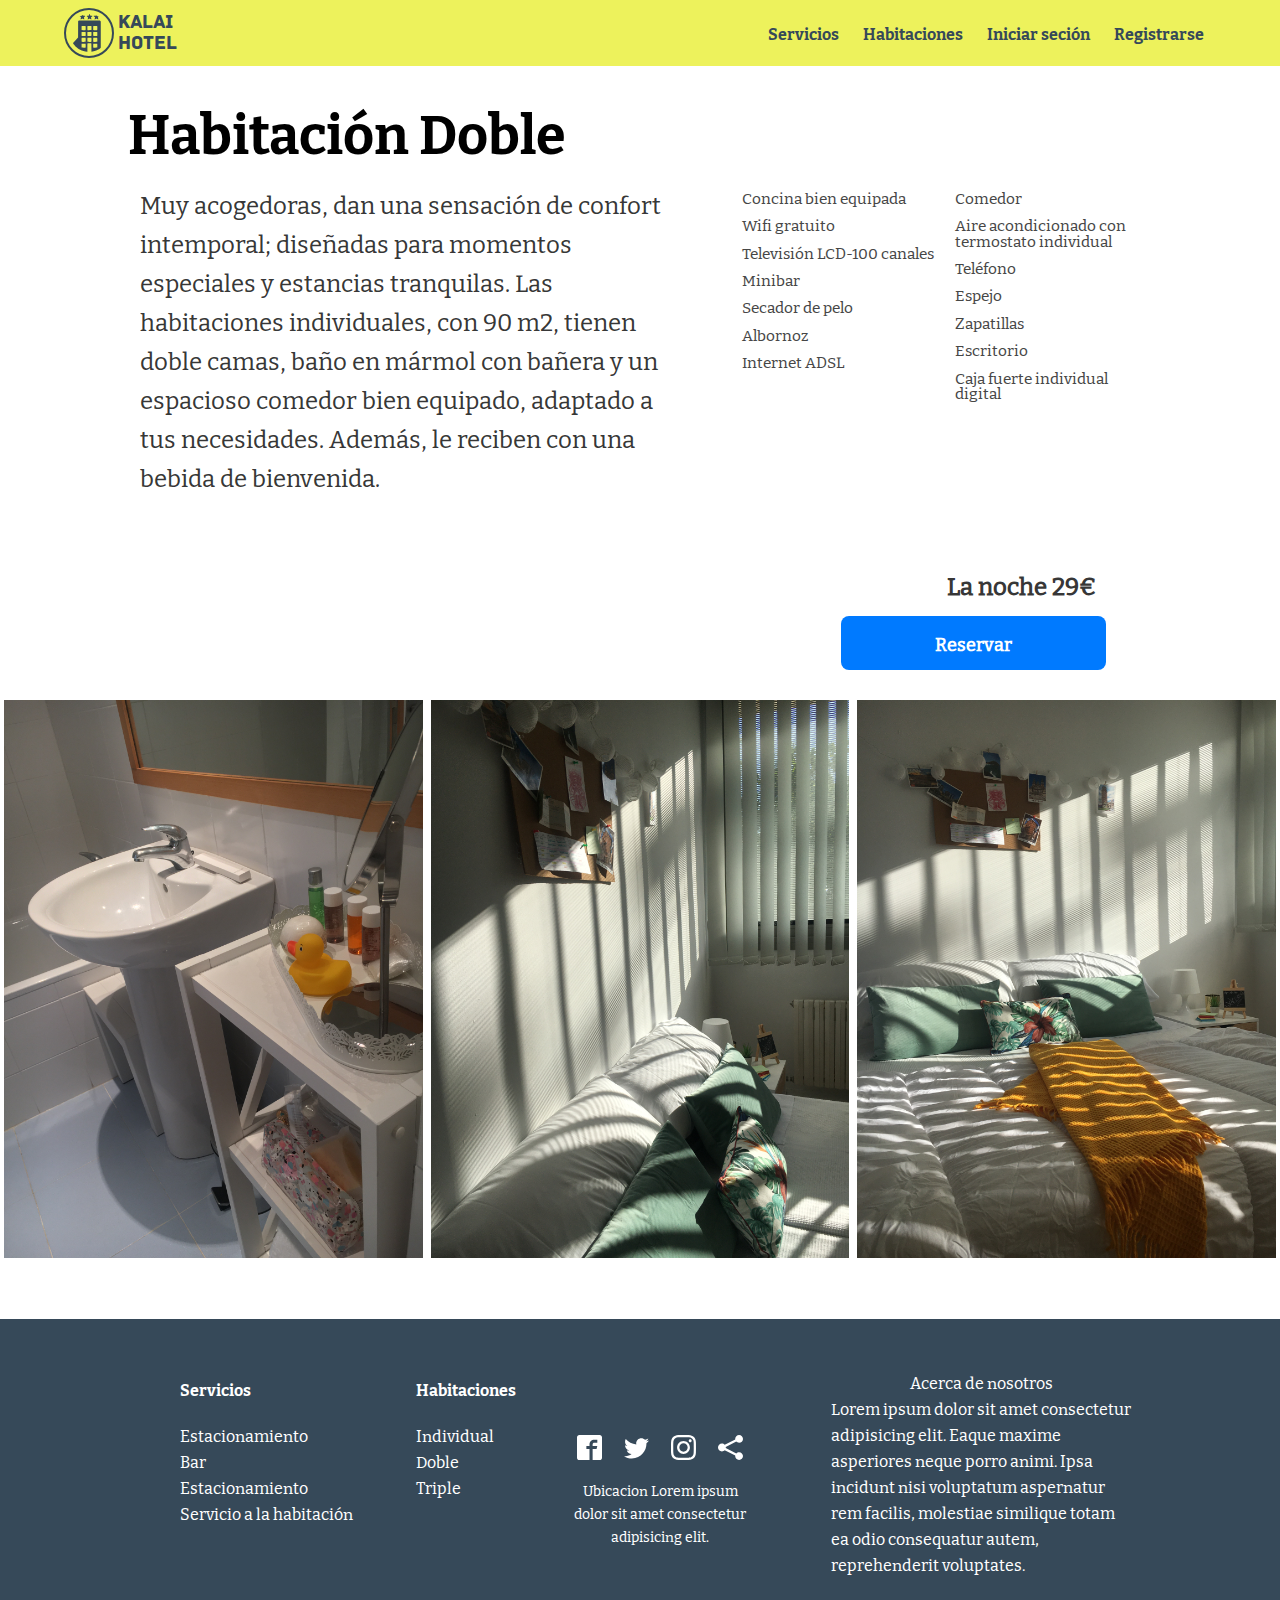
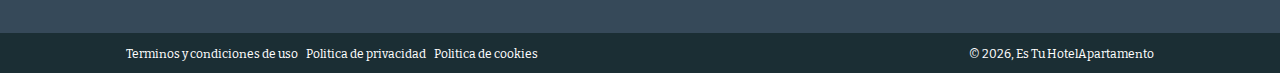
<file: habitacion-doble/index.html>
<!DOCTYPE html><html lang="en"><head><meta charSet="utf-8"/><meta http-equiv="x-ua-compatible" content="ie=edge"/><meta name="viewport" content="width=device-width, initial-scale=1, shrink-to-fit=no"/><style data-href="/styles.86cfaf8e02e9bec4b275.css">.PresetDateRangePicker_panel{padding:0 22px 11px}.PresetDateRangePicker_button{position:relative;height:100%;text-align:center;background:0 0;border:2px solid #00a699;color:#00a699;padding:4px 12px;margin-right:8px;font:inherit;font-weight:700;line-height:normal;overflow:visible;box-sizing:border-box;cursor:pointer}.PresetDateRangePicker_button:active{outline:0}.PresetDateRangePicker_button__selected{color:#fff;background:#00a699}.SingleDatePickerInput{display:inline-block;background-color:#fff}.SingleDatePickerInput__withBorder{border-radius:2px;border:1px solid #dbdbdb}.SingleDatePickerInput__rtl{direction:rtl}.SingleDatePickerInput__disabled{background-color:#f2f2f2}.SingleDatePickerInput__block{display:block}.SingleDatePickerInput__showClearDate{padding-right:30px}.SingleDatePickerInput_clearDate{background:0 0;border:0;color:inherit;font:inherit;line-height:normal;overflow:visible;cursor:pointer;padding:10px;margin:0 10px 0 5px;position:absolute;right:0;top:50%;-webkit-transform:translateY(-50%);transform:translateY(-50%)}.SingleDatePickerInput_clearDate__default:focus,.SingleDatePickerInput_clearDate__default:hover{background:#dbdbdb;border-radius:50%}.SingleDatePickerInput_clearDate__small{padding:6px}.SingleDatePickerInput_clearDate__hide{visibility:hidden}.SingleDatePickerInput_clearDate_svg{fill:#82888a;height:12px;width:15px;vertical-align:middle}.SingleDatePickerInput_clearDate_svg__small{height:9px}.SingleDatePickerInput_calendarIcon{background:0 0;border:0;color:inherit;font:inherit;line-height:normal;overflow:visible;cursor:pointer;display:inline-block;vertical-align:middle;padding:10px;margin:0 5px 0 10px}.SingleDatePickerInput_calendarIcon_svg{fill:#82888a;height:15px;width:14px;vertical-align:middle}.SingleDatePicker{position:relative;display:inline-block}.SingleDatePicker__block{display:block}.SingleDatePicker_picker{z-index:1;background-color:#fff;position:absolute}.SingleDatePicker_picker__rtl{direction:rtl}.SingleDatePicker_picker__directionLeft{left:0}.SingleDatePicker_picker__directionRight{right:0}.SingleDatePicker_picker__portal{background-color:rgba(0,0,0,.3);position:fixed;top:0;left:0;height:100%;width:100%}.SingleDatePicker_picker__fullScreenPortal{background-color:#fff}.SingleDatePicker_closeButton{background:0 0;border:0;color:inherit;font:inherit;line-height:normal;overflow:visible;cursor:pointer;position:absolute;top:0;right:0;padding:15px;z-index:2}.SingleDatePicker_closeButton:focus,.SingleDatePicker_closeButton:hover{color:darken(#cacccd,10%);text-decoration:none}.SingleDatePicker_closeButton_svg{height:15px;width:15px;fill:#cacccd}.DayPickerKeyboardShortcuts_buttonReset{background:0 0;border:0;border-radius:0;color:inherit;font:inherit;line-height:normal;overflow:visible;padding:0;cursor:pointer;font-size:14px}.DayPickerKeyboardShortcuts_buttonReset:active{outline:0}.DayPickerKeyboardShortcuts_show{width:33px;height:26px;position:absolute;z-index:2}.DayPickerKeyboardShortcuts_show:before{content:"";display:block;position:absolute}.DayPickerKeyboardShortcuts_show__bottomRight{bottom:0;right:0}.DayPickerKeyboardShortcuts_show__bottomRight:before{border-top:26px solid transparent;border-right:33px solid #00a699;bottom:0;right:0}.DayPickerKeyboardShortcuts_show__bottomRight:hover:before{border-right:33px solid #008489}.DayPickerKeyboardShortcuts_show__topRight{top:0;right:0}.DayPickerKeyboardShortcuts_show__topRight:before{border-bottom:26px solid transparent;border-right:33px solid #00a699;top:0;right:0}.DayPickerKeyboardShortcuts_show__topRight:hover:before{border-right:33px solid #008489}.DayPickerKeyboardShortcuts_show__topLeft{top:0;left:0}.DayPickerKeyboardShortcuts_show__topLeft:before{border-bottom:26px solid transparent;border-left:33px solid #00a699;top:0;left:0}.DayPickerKeyboardShortcuts_show__topLeft:hover:before{border-left:33px solid #008489}.DayPickerKeyboardShortcuts_showSpan{color:#fff;position:absolute}.DayPickerKeyboardShortcuts_showSpan__bottomRight{bottom:0;right:5px}.DayPickerKeyboardShortcuts_showSpan__topRight{top:1px;right:5px}.DayPickerKeyboardShortcuts_showSpan__topLeft{top:1px;left:5px}.DayPickerKeyboardShortcuts_panel{overflow:auto;background:#fff;border:1px solid #dbdbdb;border-radius:2px;position:absolute;top:0;bottom:0;right:0;left:0;z-index:2;padding:22px;margin:33px;text-align:left}.DayPickerKeyboardShortcuts_title{font-size:16px;font-weight:700;margin:0}.DayPickerKeyboardShortcuts_list{list-style:none;padding:0;font-size:14px}.DayPickerKeyboardShortcuts_close{position:absolute;right:22px;top:22px;z-index:2}.DayPickerKeyboardShortcuts_close:active{outline:0}.DayPickerKeyboardShortcuts_closeSvg{height:15px;width:15px;fill:#cacccd}.DayPickerKeyboardShortcuts_closeSvg:focus,.DayPickerKeyboardShortcuts_closeSvg:hover{fill:#82888a}.CalendarDay{box-sizing:border-box;cursor:pointer;font-size:14px;text-align:center}.CalendarDay:active{outline:0}.CalendarDay__defaultCursor{cursor:default}.CalendarDay__default{border:1px solid #e4e7e7;color:#484848;background:#fff}.CalendarDay__default:hover{background:#e4e7e7;border:1px solid #e4e7e7;color:inherit}.CalendarDay__hovered_offset{background:#f4f5f5;border:1px double #e4e7e7;color:inherit}.CalendarDay__outside{border:0;background:#fff;color:#484848}.CalendarDay__outside:hover{border:0}.CalendarDay__blocked_minimum_nights{background:#fff;border:1px solid #eceeee;color:#cacccd}.CalendarDay__blocked_minimum_nights:active,.CalendarDay__blocked_minimum_nights:hover{background:#fff;color:#cacccd}.CalendarDay__highlighted_calendar{background:#ffe8bc;color:#484848}.CalendarDay__highlighted_calendar:active,.CalendarDay__highlighted_calendar:hover{background:#ffce71;color:#484848}.CalendarDay__selected_span{background:#66e2da;border:1px double #33dacd;color:#fff}.CalendarDay__selected_span:active,.CalendarDay__selected_span:hover{background:#33dacd;border:1px double #33dacd;color:#fff}.CalendarDay__selected,.CalendarDay__selected:active,.CalendarDay__selected:hover{background:#00a699;border:1px double #00a699;color:#fff}.CalendarDay__hovered_span,.CalendarDay__hovered_span:hover{background:#b2f1ec;border:1px double #80e8e0;color:#007a87}.CalendarDay__hovered_span:active{background:#80e8e0;border:1px double #80e8e0;color:#007a87}.CalendarDay__blocked_calendar,.CalendarDay__blocked_calendar:active,.CalendarDay__blocked_calendar:hover{background:#cacccd;border:1px solid #cacccd;color:#82888a}.CalendarDay__blocked_out_of_range,.CalendarDay__blocked_out_of_range:active,.CalendarDay__blocked_out_of_range:hover{background:#fff;border:1px solid #e4e7e7;color:#cacccd}.CalendarDay__hovered_start_first_possible_end{background:#eceeee;border:1px double #eceeee}.CalendarDay__hovered_start_blocked_min_nights{background:#eceeee;border:1px double #e4e7e7}.CalendarMonth{background:#fff;text-align:center;vertical-align:top;-webkit-user-select:none;-ms-user-select:none;user-select:none}.CalendarMonth_table{border-collapse:collapse;border-spacing:0}.CalendarMonth_verticalSpacing{border-collapse:separate}.CalendarMonth_caption{color:#484848;font-size:18px;text-align:center;padding-top:22px;padding-bottom:37px;caption-side:top}.CalendarMonth_caption__verticalScrollable{padding-top:12px;padding-bottom:7px}.CalendarMonthGrid{background:#fff;text-align:left;z-index:0}.CalendarMonthGrid__animating{z-index:1}.CalendarMonthGrid__horizontal{position:absolute;left:9px}.CalendarMonthGrid__vertical,.CalendarMonthGrid__vertical_scrollable{margin:0 auto}.CalendarMonthGrid_month__horizontal{display:inline-block;vertical-align:top;min-height:100%}.CalendarMonthGrid_month__hideForAnimation{position:absolute;z-index:-1;opacity:0;pointer-events:none}.CalendarMonthGrid_month__hidden{visibility:hidden}.DayPickerNavigation{position:relative;z-index:2}.DayPickerNavigation__horizontal{height:0}.DayPickerNavigation__verticalScrollable_prevNav{z-index:1}.DayPickerNavigation__verticalDefault{position:absolute;width:100%;height:52px;bottom:0;left:0}.DayPickerNavigation__verticalScrollableDefault{position:relative}.DayPickerNavigation__bottom{height:auto}.DayPickerNavigation__bottomDefault{-webkit-box-pack:justify;-ms-flex-pack:justify;display:flex;justify-content:space-between}.DayPickerNavigation_button{cursor:pointer;-webkit-user-select:none;-ms-user-select:none;user-select:none;border:0;padding:0;margin:0}.DayPickerNavigation_button__default{border:1px solid #e4e7e7;background-color:#fff;color:#757575}.DayPickerNavigation_button__default:focus,.DayPickerNavigation_button__default:hover{border:1px solid #c4c4c4}.DayPickerNavigation_button__default:active{background:#f2f2f2}.DayPickerNavigation_button__disabled{cursor:default;border:1px solid #f2f2f2}.DayPickerNavigation_button__disabled:focus,.DayPickerNavigation_button__disabled:hover{border:1px solid #f2f2f2}.DayPickerNavigation_button__disabled:active{background:0 0}.DayPickerNavigation_button__horizontalDefault{position:absolute;top:18px;line-height:.78;border-radius:3px;padding:6px 9px}.DayPickerNavigation_bottomButton__horizontalDefault{position:static;margin:-10px 22px 30px}.DayPickerNavigation_leftButton__horizontalDefault{left:22px}.DayPickerNavigation_rightButton__horizontalDefault{right:22px}.DayPickerNavigation_button__verticalDefault{padding:5px;background:#fff;box-shadow:0 0 5px 2px rgba(0,0,0,.1);position:relative;display:inline-block;text-align:center;height:100%;width:50%}.DayPickerNavigation_nextButton__verticalDefault{border-left:0}.DayPickerNavigation_nextButton__verticalScrollableDefault,.DayPickerNavigation_prevButton__verticalScrollableDefault{width:100%}.DayPickerNavigation_svg__horizontal{height:19px;width:19px;fill:#82888a;display:block}.DayPickerNavigation_svg__vertical{height:42px;width:42px;fill:#484848}.DayPickerNavigation_svg__disabled{fill:#f2f2f2}.DayPicker{position:relative;text-align:left}.DayPicker,.DayPicker__horizontal{background:#fff}.DayPicker__verticalScrollable{height:100%}.DayPicker__hidden{visibility:hidden}.DayPicker__withBorder{box-shadow:0 2px 6px rgba(0,0,0,.05),0 0 0 1px rgba(0,0,0,.07);border-radius:3px}.DayPicker_portal__horizontal{box-shadow:none;position:absolute;left:50%;top:50%}.DayPicker_portal__vertical{position:static}.DayPicker_focusRegion{outline:0}.DayPicker_calendarInfo__horizontal,.DayPicker_wrapper__horizontal{display:inline-block;vertical-align:top}.DayPicker_weekHeaders{position:relative}.DayPicker_weekHeaders__horizontal{margin-left:9px}.DayPicker_weekHeader{color:#757575;position:absolute;top:62px;z-index:2;text-align:left}.DayPicker_weekHeader__vertical{left:50%}.DayPicker_weekHeader__verticalScrollable{top:0;display:table-row;border-bottom:1px solid #dbdbdb;background:#fff;margin-left:0;left:0;width:100%;text-align:center}.DayPicker_weekHeader_ul{list-style:none;margin:1px 0;padding-left:0;padding-right:0;font-size:14px}.DayPicker_weekHeader_li{display:inline-block;text-align:center}.DayPicker_transitionContainer{position:relative;overflow:hidden;border-radius:3px}.DayPicker_transitionContainer__horizontal{-webkit-transition:height .2s ease-in-out;transition:height .2s ease-in-out}.DayPicker_transitionContainer__vertical{width:100%}.DayPicker_transitionContainer__verticalScrollable{padding-top:20px;height:100%;position:absolute;top:0;bottom:0;right:0;left:0;overflow-y:scroll}.DateInput{margin:0;padding:0;background:#fff;position:relative;display:inline-block;width:130px;vertical-align:middle}.DateInput__small{width:97px}.DateInput__block{width:100%}.DateInput__disabled{background:#f2f2f2;color:#dbdbdb}.DateInput_input{font-weight:200;font-size:19px;line-height:24px;color:#484848;background-color:#fff;width:100%;padding:11px 11px 9px;border:0;border-bottom:2px solid transparent;border-radius:0}.DateInput_input__small{font-size:15px;line-height:18px;letter-spacing:.2px;padding:7px 7px 5px}.DateInput_input__regular{font-weight:auto}.DateInput_input__readOnly{-webkit-user-select:none;-ms-user-select:none;user-select:none}.DateInput_input__focused{outline:0;background:#fff;border:0;border-bottom:2px solid #008489}.DateInput_input__disabled{background:#f2f2f2;font-style:italic}.DateInput_screenReaderMessage{border:0;clip:rect(0,0,0,0);height:1px;margin:-1px;overflow:hidden;padding:0;position:absolute;width:1px}.DateInput_fang{position:absolute;width:20px;height:10px;left:22px;z-index:2}.DateInput_fangShape{fill:#fff}.DateInput_fangStroke{stroke:#dbdbdb;fill:transparent}.DateRangePickerInput{background-color:#fff;display:inline-block}.DateRangePickerInput__disabled{background:#f2f2f2}.DateRangePickerInput__withBorder{border-radius:2px;border:1px solid #dbdbdb}.DateRangePickerInput__rtl{direction:rtl}.DateRangePickerInput__block{display:block}.DateRangePickerInput__showClearDates{padding-right:30px}.DateRangePickerInput_arrow{display:inline-block;vertical-align:middle;color:#484848}.DateRangePickerInput_arrow_svg{vertical-align:middle;fill:#484848;height:24px;width:24px}.DateRangePickerInput_clearDates{background:0 0;border:0;color:inherit;font:inherit;line-height:normal;overflow:visible;cursor:pointer;padding:10px;margin:0 10px 0 5px;position:absolute;right:0;top:50%;-webkit-transform:translateY(-50%);transform:translateY(-50%)}.DateRangePickerInput_clearDates__small{padding:6px}.DateRangePickerInput_clearDates_default:focus,.DateRangePickerInput_clearDates_default:hover{background:#dbdbdb;border-radius:50%}.DateRangePickerInput_clearDates__hide{visibility:hidden}.DateRangePickerInput_clearDates_svg{fill:#82888a;height:12px;width:15px;vertical-align:middle}.DateRangePickerInput_clearDates_svg__small{height:9px}.DateRangePickerInput_calendarIcon{background:0 0;border:0;color:inherit;font:inherit;line-height:normal;overflow:visible;cursor:pointer;display:inline-block;vertical-align:middle;padding:10px;margin:0 5px 0 10px}.DateRangePickerInput_calendarIcon_svg{fill:#82888a;height:15px;width:14px;vertical-align:middle}.DateRangePicker{position:relative;display:inline-block}.DateRangePicker__block{display:block}.DateRangePicker_picker{z-index:1;background-color:#fff;position:absolute}.DateRangePicker_picker__rtl{direction:rtl}.DateRangePicker_picker__directionLeft{left:0}.DateRangePicker_picker__directionRight{right:0}.DateRangePicker_picker__portal{background-color:rgba(0,0,0,.3);position:fixed;top:0;left:0;height:100%;width:100%}.DateRangePicker_picker__fullScreenPortal{background-color:#fff}.DateRangePicker_closeButton{background:0 0;border:0;color:inherit;font:inherit;line-height:normal;overflow:visible;cursor:pointer;position:absolute;top:0;right:0;padding:15px;z-index:2}.DateRangePicker_closeButton:focus,.DateRangePicker_closeButton:hover{color:darken(#cacccd,10%);text-decoration:none}.DateRangePicker_closeButton_svg{height:15px;width:15px;fill:#cacccd}@font-face{font-family:Archive;src:url(/static/Archive-Regular-a51a0e278c95c61a3a4bf2a46e7407a4.otf)}@font-face{font-family:BitterPro_R;src:url(/static/BitterPro-Regular-22a6b8e171f8ca55cadbd527ab5fe279.ttf)}@font-face{font-family:BitterPro_B;src:url(/static/BitterPro-Bold-f445240175b9697b9bec7ee8adcfc7b8.ttf)}*{box-sizing:border-box}html{-ms-text-size-adjust:100%;-webkit-text-size-adjust:100%;font-family:BitterPro_R,sans-serif,Arial}body{margin:0;height:100%;overflow-y:hidden;-webkit-font-smoothing:antialiased;-moz-osx-font-smoothing:grayscale}article,aside,details,figcaption,figure,footer,header,main,menu,nav,section,summary{display:block}audio,canvas,progress,video{display:inline-block}audio:not([controls]){display:none;height:0}progress{vertical-align:baseline}[hidden],template{display:none}a{background-color:transparent;-webkit-text-decoration-skip:objects}a:active,a:hover{outline-width:0}abbr[title]{border-bottom:none;text-decoration:underline;-webkit-text-decoration:underline dotted;text-decoration:underline dotted}b,strong{font-weight:inherit;font-weight:bolder}dfn{font-style:italic}h1{font-size:2em;margin:.67em 0}mark{background-color:#ff0;color:#000}small{font-size:80%}sub,sup{font-size:75%;line-height:0;position:relative;vertical-align:baseline}sub{bottom:-.25em}sup{top:-.5em}img{border-style:none}svg:not(:root){overflow:hidden}code,kbd,pre,samp{font-family:monospace,monospace;font-size:1em}figure{margin:1em 40px}hr{box-sizing:content-box;height:0;overflow:visible}button,input,optgroup,select,textarea{font:inherit;margin:0}optgroup{font-weight:700}button,input{overflow:visible}button,select{text-transform:none}[type=reset],[type=submit],button,html [type=button]{-webkit-appearance:button}[type=button]::-moz-focus-inner,[type=reset]::-moz-focus-inner,[type=submit]::-moz-focus-inner,button::-moz-focus-inner{border-style:none;padding:0}[type=button]:-moz-focusring,[type=reset]:-moz-focusring,[type=submit]:-moz-focusring,button:-moz-focusring{outline:1px dotted ButtonText}fieldset{border:1px solid silver;margin:0 2px;padding:.35em .625em .75em}legend{box-sizing:border-box;color:inherit;display:table;max-width:100%;padding:0;white-space:normal}textarea{overflow:auto}[type=checkbox],[type=radio]{box-sizing:border-box;padding:0}[type=number]::-webkit-inner-spin-button,[type=number]::-webkit-outer-spin-button{height:auto}[type=search]{-webkit-appearance:textfield;outline-offset:-2px}[type=search]::-webkit-search-cancel-button,[type=search]::-webkit-search-decoration{-webkit-appearance:none}::-webkit-input-placeholder{color:inherit;opacity:.54}::-webkit-file-upload-button{-webkit-appearance:button;font:inherit}html{font:112.5%/1.45em;box-sizing:border-box;overflow-y:scroll}*,:after,:before{box-sizing:inherit}body{color:rgba(0,0,0,.8);font-weight:400;word-wrap:break-word;-webkit-font-kerning:normal;font-kerning:normal;-ms-font-feature-settings:"kern","liga","clig","calt";font-feature-settings:"kern","liga","clig","calt"}img{max-width:100%;margin-left:0;margin-right:0;margin-top:0;padding:0}h1{font-size:2.25rem}h1,h2{padding:0;margin:0 0 1.45rem;color:inherit;font-family:BitterPro_B,-apple-system,BlinkMacSystemFont,Segoe UI,Roboto,Oxygen,Ubuntu,Cantarell,Fira Sans,Droid Sans,Helvetica Neue,sans-serif;font-weight:700;text-rendering:optimizeLegibility;line-height:1.1}h2{font-size:1.62671rem}h3{font-size:1.38316rem}h3,h4{padding:0;margin:0 0 1.45rem;color:inherit;font-family:BitterPro_B,-apple-system,BlinkMacSystemFont,Segoe UI,Roboto,Oxygen,Ubuntu,Cantarell,Fira Sans,Droid Sans,Helvetica Neue,sans-serif;font-weight:700;text-rendering:optimizeLegibility;line-height:1.1}h4{font-size:1rem}h5{font-size:.85028rem}h5,h6{padding:0;margin:0 0 1.45rem;color:inherit;font-family:BitterPro_B,-apple-system,BlinkMacSystemFont,Segoe UI,Roboto,Oxygen,Ubuntu,Cantarell,Fira Sans,Droid Sans,Helvetica Neue,sans-serif;font-weight:700;text-rendering:optimizeLegibility;line-height:1.1}h6{font-size:.78405rem}hgroup{padding:0;margin:0 0 1.45rem}ol,ul{padding:0;margin:0 0 1.45rem 1.45rem;list-style-position:outside;list-style-image:none}dd,dl,figure,p{padding:0;margin:0 0 1.45rem}pre{font-size:.85rem;line-height:1.42;background:rgba(0,0,0,.04);border-radius:3px;overflow:auto;word-wrap:normal;padding:1.45rem}fieldset,pre{margin:0 0 1.45rem}fieldset{padding:0}blockquote{padding:0;margin:0 1.45rem 1.45rem}form,iframe,noscript{padding:0;margin:0 0 1.45rem}hr{padding:0;margin:0 0 calc(1.45rem - 1px);background:rgba(0,0,0,.2);border:none;height:1px}address{padding:0;margin:0 0 1.45rem}b,dt,strong{font-weight:700}li{margin-bottom:.725rem}ol li,ul li{padding-left:0}li>ol,li>ul{margin-left:1.45rem;margin-bottom:.725rem;margin-top:.725rem}blockquote :last-child,li :last-child,p :last-child{margin-bottom:0}li>p{margin-bottom:.725rem}code,kbd,samp{font-size:.85rem;line-height:1.45rem}abbr,abbr[title],acronym{border-bottom:1px dotted rgba(0,0,0,.5);cursor:help}abbr[title]{text-decoration:none}code,tt{background-color:rgba(0,0,0,.04);border-radius:3px;font-family:SFMono-Regular,Consolas,Roboto Mono,Droid Sans Mono,Liberation Mono,Menlo,Courier,monospace;padding:.2em 0}pre code{background:none;line-height:1.42}code:after,code:before,tt:after,tt:before{letter-spacing:-.2em;content:" "}pre code:after,pre code:before,pre tt:after,pre tt:before{content:""}@media only screen and (max-width:480px){html{font-size:100%}}.Toastify__toast-container{z-index:9999;-webkit-transform:translateZ(9999px);position:fixed;padding:4px;width:320px;box-sizing:border-box;color:#fff}.Toastify__toast-container--top-left{top:1em;left:1em}.Toastify__toast-container--top-center{top:1em;left:50%;margin-left:-160px}.Toastify__toast-container--top-right{top:1em;right:1em}.Toastify__toast-container--bottom-left{bottom:1em;left:1em}.Toastify__toast-container--bottom-center{bottom:1em;left:50%;margin-left:-160px}.Toastify__toast-container--bottom-right{bottom:1em;right:1em}@media only screen and (max-width:480px){.Toastify__toast-container{width:100vw;padding:0;left:0;margin:0}.Toastify__toast-container--top-center,.Toastify__toast-container--top-left,.Toastify__toast-container--top-right{top:0}.Toastify__toast-container--bottom-center,.Toastify__toast-container--bottom-left,.Toastify__toast-container--bottom-right{bottom:0}.Toastify__toast-container--rtl{right:0;left:auto}}.Toastify__toast{position:relative;min-height:64px;box-sizing:border-box;margin-bottom:1rem;padding:8px;border-radius:1px;box-shadow:0 1px 10px 0 rgba(0,0,0,.1),0 2px 15px 0 rgba(0,0,0,.05);display:flex;justify-content:space-between;max-height:800px;overflow:hidden;font-family:sans-serif;cursor:pointer;direction:ltr}.Toastify__toast--rtl{direction:rtl}.Toastify__toast--default{background:#fff;color:#aaa}.Toastify__toast--info{background:#3498db}.Toastify__toast--success{background:#07bc0c}.Toastify__toast--warning{background:#f1c40f}.Toastify__toast--error{background:#e74c3c}.Toastify__toast-body{margin:auto 0;flex:1 1}@media only screen and (max-width:480px){.Toastify__toast{margin-bottom:0}}.Toastify__close-button{color:#fff;font-weight:700;font-size:14px;background:transparent;outline:none;border:none;padding:0;cursor:pointer;opacity:.7;-webkit-transition:.3s ease;transition:.3s ease;align-self:flex-start}.Toastify__close-button--default{color:#000;opacity:.3}.Toastify__close-button:focus,.Toastify__close-button:hover{opacity:1}@-webkit-keyframes Toastify__trackProgress{0%{-webkit-transform:scaleX(1);transform:scaleX(1)}to{-webkit-transform:scaleX(0);transform:scaleX(0)}}@keyframes Toastify__trackProgress{0%{-webkit-transform:scaleX(1);transform:scaleX(1)}to{-webkit-transform:scaleX(0);transform:scaleX(0)}}.Toastify__progress-bar{position:absolute;bottom:0;left:0;width:100%;height:5px;z-index:9999;opacity:.7;background-color:hsla(0,0%,100%,.7);-webkit-transform-origin:left;transform-origin:left}.Toastify__progress-bar--animated{-webkit-animation:Toastify__trackProgress linear 1 forwards;animation:Toastify__trackProgress linear 1 forwards}.Toastify__progress-bar--controlled{-webkit-transition:-webkit-transform .2s;transition:-webkit-transform .2s;transition:transform .2s;transition:transform .2s,-webkit-transform .2s}.Toastify__progress-bar--rtl{right:0;left:auto;-webkit-transform-origin:right;transform-origin:right}.Toastify__progress-bar--default{background:-webkit-gradient(linear,left top,right top,from(#4cd964),color-stop(#5ac8fa),color-stop(#007aff),color-stop(#34aadc),color-stop(#5856d6),to(#ff2d55));background:linear-gradient(90deg,#4cd964,#5ac8fa,#007aff,#34aadc,#5856d6,#ff2d55)}@-webkit-keyframes Toastify__bounceInRight{0%,60%,75%,90%,to{-webkit-animation-timing-function:cubic-bezier(.215,.61,.355,1);animation-timing-function:cubic-bezier(.215,.61,.355,1)}0%{opacity:0;-webkit-transform:translate3d(3000px,0,0);transform:translate3d(3000px,0,0)}60%{opacity:1;-webkit-transform:translate3d(-25px,0,0);transform:translate3d(-25px,0,0)}75%{-webkit-transform:translate3d(10px,0,0);transform:translate3d(10px,0,0)}90%{-webkit-transform:translate3d(-5px,0,0);transform:translate3d(-5px,0,0)}to{-webkit-transform:none;transform:none}}@keyframes Toastify__bounceInRight{0%,60%,75%,90%,to{-webkit-animation-timing-function:cubic-bezier(.215,.61,.355,1);animation-timing-function:cubic-bezier(.215,.61,.355,1)}0%{opacity:0;-webkit-transform:translate3d(3000px,0,0);transform:translate3d(3000px,0,0)}60%{opacity:1;-webkit-transform:translate3d(-25px,0,0);transform:translate3d(-25px,0,0)}75%{-webkit-transform:translate3d(10px,0,0);transform:translate3d(10px,0,0)}90%{-webkit-transform:translate3d(-5px,0,0);transform:translate3d(-5px,0,0)}to{-webkit-transform:none;transform:none}}@-webkit-keyframes Toastify__bounceOutRight{20%{opacity:1;-webkit-transform:translate3d(-20px,0,0);transform:translate3d(-20px,0,0)}to{opacity:0;-webkit-transform:translate3d(2000px,0,0);transform:translate3d(2000px,0,0)}}@keyframes Toastify__bounceOutRight{20%{opacity:1;-webkit-transform:translate3d(-20px,0,0);transform:translate3d(-20px,0,0)}to{opacity:0;-webkit-transform:translate3d(2000px,0,0);transform:translate3d(2000px,0,0)}}@-webkit-keyframes Toastify__bounceInLeft{0%,60%,75%,90%,to{-webkit-animation-timing-function:cubic-bezier(.215,.61,.355,1);animation-timing-function:cubic-bezier(.215,.61,.355,1)}0%{opacity:0;-webkit-transform:translate3d(-3000px,0,0);transform:translate3d(-3000px,0,0)}60%{opacity:1;-webkit-transform:translate3d(25px,0,0);transform:translate3d(25px,0,0)}75%{-webkit-transform:translate3d(-10px,0,0);transform:translate3d(-10px,0,0)}90%{-webkit-transform:translate3d(5px,0,0);transform:translate3d(5px,0,0)}to{-webkit-transform:none;transform:none}}@keyframes Toastify__bounceInLeft{0%,60%,75%,90%,to{-webkit-animation-timing-function:cubic-bezier(.215,.61,.355,1);animation-timing-function:cubic-bezier(.215,.61,.355,1)}0%{opacity:0;-webkit-transform:translate3d(-3000px,0,0);transform:translate3d(-3000px,0,0)}60%{opacity:1;-webkit-transform:translate3d(25px,0,0);transform:translate3d(25px,0,0)}75%{-webkit-transform:translate3d(-10px,0,0);transform:translate3d(-10px,0,0)}90%{-webkit-transform:translate3d(5px,0,0);transform:translate3d(5px,0,0)}to{-webkit-transform:none;transform:none}}@-webkit-keyframes Toastify__bounceOutLeft{20%{opacity:1;-webkit-transform:translate3d(20px,0,0);transform:translate3d(20px,0,0)}to{opacity:0;-webkit-transform:translate3d(-2000px,0,0);transform:translate3d(-2000px,0,0)}}@keyframes Toastify__bounceOutLeft{20%{opacity:1;-webkit-transform:translate3d(20px,0,0);transform:translate3d(20px,0,0)}to{opacity:0;-webkit-transform:translate3d(-2000px,0,0);transform:translate3d(-2000px,0,0)}}@-webkit-keyframes Toastify__bounceInUp{0%,60%,75%,90%,to{-webkit-animation-timing-function:cubic-bezier(.215,.61,.355,1);animation-timing-function:cubic-bezier(.215,.61,.355,1)}0%{opacity:0;-webkit-transform:translate3d(0,3000px,0);transform:translate3d(0,3000px,0)}60%{opacity:1;-webkit-transform:translate3d(0,-20px,0);transform:translate3d(0,-20px,0)}75%{-webkit-transform:translate3d(0,10px,0);transform:translate3d(0,10px,0)}90%{-webkit-transform:translate3d(0,-5px,0);transform:translate3d(0,-5px,0)}to{-webkit-transform:translateZ(0);transform:translateZ(0)}}@keyframes Toastify__bounceInUp{0%,60%,75%,90%,to{-webkit-animation-timing-function:cubic-bezier(.215,.61,.355,1);animation-timing-function:cubic-bezier(.215,.61,.355,1)}0%{opacity:0;-webkit-transform:translate3d(0,3000px,0);transform:translate3d(0,3000px,0)}60%{opacity:1;-webkit-transform:translate3d(0,-20px,0);transform:translate3d(0,-20px,0)}75%{-webkit-transform:translate3d(0,10px,0);transform:translate3d(0,10px,0)}90%{-webkit-transform:translate3d(0,-5px,0);transform:translate3d(0,-5px,0)}to{-webkit-transform:translateZ(0);transform:translateZ(0)}}@-webkit-keyframes Toastify__bounceOutUp{20%{-webkit-transform:translate3d(0,-10px,0);transform:translate3d(0,-10px,0)}40%,45%{opacity:1;-webkit-transform:translate3d(0,20px,0);transform:translate3d(0,20px,0)}to{opacity:0;-webkit-transform:translate3d(0,-2000px,0);transform:translate3d(0,-2000px,0)}}@keyframes Toastify__bounceOutUp{20%{-webkit-transform:translate3d(0,-10px,0);transform:translate3d(0,-10px,0)}40%,45%{opacity:1;-webkit-transform:translate3d(0,20px,0);transform:translate3d(0,20px,0)}to{opacity:0;-webkit-transform:translate3d(0,-2000px,0);transform:translate3d(0,-2000px,0)}}@-webkit-keyframes Toastify__bounceInDown{0%,60%,75%,90%,to{-webkit-animation-timing-function:cubic-bezier(.215,.61,.355,1);animation-timing-function:cubic-bezier(.215,.61,.355,1)}0%{opacity:0;-webkit-transform:translate3d(0,-3000px,0);transform:translate3d(0,-3000px,0)}60%{opacity:1;-webkit-transform:translate3d(0,25px,0);transform:translate3d(0,25px,0)}75%{-webkit-transform:translate3d(0,-10px,0);transform:translate3d(0,-10px,0)}90%{-webkit-transform:translate3d(0,5px,0);transform:translate3d(0,5px,0)}to{-webkit-transform:none;transform:none}}@keyframes Toastify__bounceInDown{0%,60%,75%,90%,to{-webkit-animation-timing-function:cubic-bezier(.215,.61,.355,1);animation-timing-function:cubic-bezier(.215,.61,.355,1)}0%{opacity:0;-webkit-transform:translate3d(0,-3000px,0);transform:translate3d(0,-3000px,0)}60%{opacity:1;-webkit-transform:translate3d(0,25px,0);transform:translate3d(0,25px,0)}75%{-webkit-transform:translate3d(0,-10px,0);transform:translate3d(0,-10px,0)}90%{-webkit-transform:translate3d(0,5px,0);transform:translate3d(0,5px,0)}to{-webkit-transform:none;transform:none}}@-webkit-keyframes Toastify__bounceOutDown{20%{-webkit-transform:translate3d(0,10px,0);transform:translate3d(0,10px,0)}40%,45%{opacity:1;-webkit-transform:translate3d(0,-20px,0);transform:translate3d(0,-20px,0)}to{opacity:0;-webkit-transform:translate3d(0,2000px,0);transform:translate3d(0,2000px,0)}}@keyframes Toastify__bounceOutDown{20%{-webkit-transform:translate3d(0,10px,0);transform:translate3d(0,10px,0)}40%,45%{opacity:1;-webkit-transform:translate3d(0,-20px,0);transform:translate3d(0,-20px,0)}to{opacity:0;-webkit-transform:translate3d(0,2000px,0);transform:translate3d(0,2000px,0)}}.Toastify__bounce-enter--bottom-left,.Toastify__bounce-enter--top-left{-webkit-animation-name:Toastify__bounceInLeft;animation-name:Toastify__bounceInLeft}.Toastify__bounce-enter--bottom-right,.Toastify__bounce-enter--top-right{-webkit-animation-name:Toastify__bounceInRight;animation-name:Toastify__bounceInRight}.Toastify__bounce-enter--top-center{-webkit-animation-name:Toastify__bounceInDown;animation-name:Toastify__bounceInDown}.Toastify__bounce-enter--bottom-center{-webkit-animation-name:Toastify__bounceInUp;animation-name:Toastify__bounceInUp}.Toastify__bounce-exit--bottom-left,.Toastify__bounce-exit--top-left{-webkit-animation-name:Toastify__bounceOutLeft;animation-name:Toastify__bounceOutLeft}.Toastify__bounce-exit--bottom-right,.Toastify__bounce-exit--top-right{-webkit-animation-name:Toastify__bounceOutRight;animation-name:Toastify__bounceOutRight}.Toastify__bounce-exit--top-center{-webkit-animation-name:Toastify__bounceOutUp;animation-name:Toastify__bounceOutUp}.Toastify__bounce-exit--bottom-center{-webkit-animation-name:Toastify__bounceOutDown;animation-name:Toastify__bounceOutDown}@-webkit-keyframes Toastify__zoomIn{0%{opacity:0;-webkit-transform:scale3d(.3,.3,.3);transform:scale3d(.3,.3,.3)}50%{opacity:1}}@keyframes Toastify__zoomIn{0%{opacity:0;-webkit-transform:scale3d(.3,.3,.3);transform:scale3d(.3,.3,.3)}50%{opacity:1}}@-webkit-keyframes Toastify__zoomOut{0%{opacity:1}50%{opacity:0;-webkit-transform:scale3d(.3,.3,.3);transform:scale3d(.3,.3,.3)}to{opacity:0}}@keyframes Toastify__zoomOut{0%{opacity:1}50%{opacity:0;-webkit-transform:scale3d(.3,.3,.3);transform:scale3d(.3,.3,.3)}to{opacity:0}}.Toastify__zoom-enter{-webkit-animation-name:Toastify__zoomIn;animation-name:Toastify__zoomIn}.Toastify__zoom-exit{-webkit-animation-name:Toastify__zoomOut;animation-name:Toastify__zoomOut}@-webkit-keyframes Toastify__flipIn{0%{-webkit-transform:perspective(400px) rotateX(90deg);transform:perspective(400px) rotateX(90deg);-webkit-animation-timing-function:ease-in;animation-timing-function:ease-in;opacity:0}40%{-webkit-transform:perspective(400px) rotateX(-20deg);transform:perspective(400px) rotateX(-20deg);-webkit-animation-timing-function:ease-in;animation-timing-function:ease-in}60%{-webkit-transform:perspective(400px) rotateX(10deg);transform:perspective(400px) rotateX(10deg);opacity:1}80%{-webkit-transform:perspective(400px) rotateX(-5deg);transform:perspective(400px) rotateX(-5deg)}to{-webkit-transform:perspective(400px);transform:perspective(400px)}}@keyframes Toastify__flipIn{0%{-webkit-transform:perspective(400px) rotateX(90deg);transform:perspective(400px) rotateX(90deg);-webkit-animation-timing-function:ease-in;animation-timing-function:ease-in;opacity:0}40%{-webkit-transform:perspective(400px) rotateX(-20deg);transform:perspective(400px) rotateX(-20deg);-webkit-animation-timing-function:ease-in;animation-timing-function:ease-in}60%{-webkit-transform:perspective(400px) rotateX(10deg);transform:perspective(400px) rotateX(10deg);opacity:1}80%{-webkit-transform:perspective(400px) rotateX(-5deg);transform:perspective(400px) rotateX(-5deg)}to{-webkit-transform:perspective(400px);transform:perspective(400px)}}@-webkit-keyframes Toastify__flipOut{0%{-webkit-transform:perspective(400px);transform:perspective(400px)}30%{-webkit-transform:perspective(400px) rotateX(-20deg);transform:perspective(400px) rotateX(-20deg);opacity:1}to{-webkit-transform:perspective(400px) rotateX(90deg);transform:perspective(400px) rotateX(90deg);opacity:0}}@keyframes Toastify__flipOut{0%{-webkit-transform:perspective(400px);transform:perspective(400px)}30%{-webkit-transform:perspective(400px) rotateX(-20deg);transform:perspective(400px) rotateX(-20deg);opacity:1}to{-webkit-transform:perspective(400px) rotateX(90deg);transform:perspective(400px) rotateX(90deg);opacity:0}}.Toastify__flip-enter{-webkit-animation-name:Toastify__flipIn;animation-name:Toastify__flipIn}.Toastify__flip-exit{-webkit-animation-name:Toastify__flipOut;animation-name:Toastify__flipOut}@-webkit-keyframes Toastify__slideInRight{0%{-webkit-transform:translate3d(110%,0,0);transform:translate3d(110%,0,0);visibility:visible}to{-webkit-transform:translateZ(0);transform:translateZ(0)}}@keyframes Toastify__slideInRight{0%{-webkit-transform:translate3d(110%,0,0);transform:translate3d(110%,0,0);visibility:visible}to{-webkit-transform:translateZ(0);transform:translateZ(0)}}@-webkit-keyframes Toastify__slideInLeft{0%{-webkit-transform:translate3d(-110%,0,0);transform:translate3d(-110%,0,0);visibility:visible}to{-webkit-transform:translateZ(0);transform:translateZ(0)}}@keyframes Toastify__slideInLeft{0%{-webkit-transform:translate3d(-110%,0,0);transform:translate3d(-110%,0,0);visibility:visible}to{-webkit-transform:translateZ(0);transform:translateZ(0)}}@-webkit-keyframes Toastify__slideInUp{0%{-webkit-transform:translate3d(0,110%,0);transform:translate3d(0,110%,0);visibility:visible}to{-webkit-transform:translateZ(0);transform:translateZ(0)}}@keyframes Toastify__slideInUp{0%{-webkit-transform:translate3d(0,110%,0);transform:translate3d(0,110%,0);visibility:visible}to{-webkit-transform:translateZ(0);transform:translateZ(0)}}@-webkit-keyframes Toastify__slideInDown{0%{-webkit-transform:translate3d(0,-110%,0);transform:translate3d(0,-110%,0);visibility:visible}to{-webkit-transform:translateZ(0);transform:translateZ(0)}}@keyframes Toastify__slideInDown{0%{-webkit-transform:translate3d(0,-110%,0);transform:translate3d(0,-110%,0);visibility:visible}to{-webkit-transform:translateZ(0);transform:translateZ(0)}}@-webkit-keyframes Toastify__slideOutRight{0%{-webkit-transform:translateZ(0);transform:translateZ(0)}to{visibility:hidden;-webkit-transform:translate3d(110%,0,0);transform:translate3d(110%,0,0)}}@keyframes Toastify__slideOutRight{0%{-webkit-transform:translateZ(0);transform:translateZ(0)}to{visibility:hidden;-webkit-transform:translate3d(110%,0,0);transform:translate3d(110%,0,0)}}@-webkit-keyframes Toastify__slideOutLeft{0%{-webkit-transform:translateZ(0);transform:translateZ(0)}to{visibility:hidden;-webkit-transform:translate3d(-110%,0,0);transform:translate3d(-110%,0,0)}}@keyframes Toastify__slideOutLeft{0%{-webkit-transform:translateZ(0);transform:translateZ(0)}to{visibility:hidden;-webkit-transform:translate3d(-110%,0,0);transform:translate3d(-110%,0,0)}}@-webkit-keyframes Toastify__slideOutDown{0%{-webkit-transform:translateZ(0);transform:translateZ(0)}to{visibility:hidden;-webkit-transform:translate3d(0,500px,0);transform:translate3d(0,500px,0)}}@keyframes Toastify__slideOutDown{0%{-webkit-transform:translateZ(0);transform:translateZ(0)}to{visibility:hidden;-webkit-transform:translate3d(0,500px,0);transform:translate3d(0,500px,0)}}@-webkit-keyframes Toastify__slideOutUp{0%{-webkit-transform:translateZ(0);transform:translateZ(0)}to{visibility:hidden;-webkit-transform:translate3d(0,-500px,0);transform:translate3d(0,-500px,0)}}@keyframes Toastify__slideOutUp{0%{-webkit-transform:translateZ(0);transform:translateZ(0)}to{visibility:hidden;-webkit-transform:translate3d(0,-500px,0);transform:translate3d(0,-500px,0)}}.Toastify__slide-enter--bottom-left,.Toastify__slide-enter--top-left{-webkit-animation-name:Toastify__slideInLeft;animation-name:Toastify__slideInLeft}.Toastify__slide-enter--bottom-right,.Toastify__slide-enter--top-right{-webkit-animation-name:Toastify__slideInRight;animation-name:Toastify__slideInRight}.Toastify__slide-enter--top-center{-webkit-animation-name:Toastify__slideInDown;animation-name:Toastify__slideInDown}.Toastify__slide-enter--bottom-center{-webkit-animation-name:Toastify__slideInUp;animation-name:Toastify__slideInUp}.Toastify__slide-exit--bottom-left,.Toastify__slide-exit--top-left{-webkit-animation-name:Toastify__slideOutLeft;animation-name:Toastify__slideOutLeft}.Toastify__slide-exit--bottom-right,.Toastify__slide-exit--top-right{-webkit-animation-name:Toastify__slideOutRight;animation-name:Toastify__slideOutRight}.Toastify__slide-exit--top-center{-webkit-animation-name:Toastify__slideOutUp;animation-name:Toastify__slideOutUp}.Toastify__slide-exit--bottom-center{-webkit-animation-name:Toastify__slideOutDown;animation-name:Toastify__slideOutDown}.DateRangePickerInput{display:flex;justify-content:space-around;align-items:center;border:none;border-bottom:1px solid #dbdbdb}.DateInput{width:100%;text-align:center!important}.DateRangePicker{width:100%}@media (max-width:600px){.DateInput{width:100%;text-align:center!important;margin:4px 0}.DateInput input::-webkit-input-placeholder{text-align:center;font-size:14px}.DateInput input:-ms-input-placeholder{text-align:center;font-size:14px}.DateInput input::-ms-input-placeholder{text-align:center;font-size:14px}.DateInput input::placeholder{text-align:center;font-size:14px}.DateInput_fang{display:none}}</style><meta name="generator" content="Gatsby 2.18.4"/><style data-styled="jIEBfH ioYcc eQBLdW hqNITj cPcQWU dbtliB dYMiHs dPYxmC idrekG gdikJW frLQaR cjvdML krbBgP bSCtEc cuRFmC jIYNJg kiiCBg LAfkZ fpWsql hSFaAk fZGJVY cALedo eYyyZm ffDvyK eWGvuA gRiNOl jmGOUI sMHKD kMKtvI favOHS IBpUW cBXOKI fToWTy" data-styled-version="4.4.1">
/* sc-component-id: sc-4422fx-0 */
.ioYcc{background-color:rgba(237,242,92,1);-webkit-transition:300ms background-color;transition:300ms background-color;margin-bottom:20px;position:fixed;top:0px;right:0px;left:0px;z-index:10;}
/* sc-component-id: sc-4422fx-1 */
.eQBLdW{display:-webkit-box;display:-webkit-flex;display:-ms-flexbox;display:flex;-webkit-box-pack:justify;-webkit-justify-content:space-between;-ms-flex-pack:justify;justify-content:space-between;-webkit-align-items:center;-webkit-box-align:center;-ms-flex-align:center;align-items:center;max-width:90%;padding:8px 0px;margin:0 auto;}
/* sc-component-id: sc-4422fx-2 */
.bSCtEc{display:-webkit-box;display:-webkit-flex;display:-ms-flexbox;display:flex;-webkit-box-pack:justify;-webkit-justify-content:space-between;-ms-flex-pack:justify;justify-content:space-between;-webkit-align-items:center;-webkit-box-align:center;-ms-flex-align:center;align-items:center;font-family:"BitterPro_B";} .bSCtEc a{display:block;margin:0px 12px;-webkit-text-decoration:none;text-decoration:none;color:rgba(54,73,89,1);-webkit-transition:300ms;transition:300ms;padding:12px 0px;} .bSCtEc a:hover{opacity:0.6;} .bSCtEc .nav_perfil_container{position:relative;} .bSCtEc .nav_perfil_container .nav_perfil_hover_datos{position:absolute;top:100%;display:none;right:0px;color:rgba(54,73,89,1);} .bSCtEc .nav_perfil_container .nav_perfil_hover_datos > div{background-color:rgba(237,242,92,1);padding:16px 18px;width:200px;cursor:pointer;} .bSCtEc .nav_perfil_container .nav_perfil_hover_datos > div a{margin:0px;padding:0px;} .bSCtEc .nav_perfil_container .nav_perfil_hover_datos > div a:hover{opacity:1;} .bSCtEc .nav_perfil_container .nav_perfil_hover_datos > div:hover{background-color:#f2e05c;} .bSCtEc .nav_perfil_container .nav_perfil_hover_datos > div:first-child{background-color:white;text-align:center;border:5px solid #f2e05c;} .bSCtEc .nav_perfil_container .nav_perfil_hover_datos:hover{display:block;} .bSCtEc .nav_perfil_container .nav_perfil:hover + .nav_perfil_hover_datos{display:block;} @media (max-width:880px){.bSCtEc{font-size:14px;}} @media (max-width:820px){.bSCtEc{font-size:13px;}}
/* sc-component-id: sc-4422fx-3 */
.cPcQWU{width:50px;height:50px;border:2px solid rgba(54,73,89,1);padding:4px;border-radius:50%;fill:rgba(54,73,89,1);} .cPcQWU path{-webkit-transform:translateX(-2.7px);-ms-transform:translateX(-2.7px);transform:translateX(-2.7px);}
/* sc-component-id: sc-4422fx-4 */
.hqNITj{display:-webkit-box;display:-webkit-flex;display:-ms-flexbox;display:flex;-webkit-align-items:center;-webkit-box-align:center;-ms-flex-align:center;align-items:center;} .hqNITj a{-webkit-text-decoration:none;text-decoration:none;display:contents;color:white;}
/* sc-component-id: sc-4422fx-5 */
.dbtliB{display:inline-block;color:rgba(54,73,89,1);font-size:19px;-webkit-transition:300ms color;transition:300ms color;font-family:"Archive","BitterPro_B",sans-serif;line-height:1.1;margin:0px 4px;}
/* sc-component-id: sc-4422fx-6 */
.dYMiHs{display:none;width:34px;height:100%;cursor:pointer;}
/* sc-component-id: sc-4422fx-7 */
.idrekG{height:4px;margin-top:4px;width:100%;border-radius:4px;background-color:rgba(54,73,89,1);-webkit-animation:dPYxmC 0.7s cubic-bezier(0.08,1.41,0.66,0.97) forwards;animation:dPYxmC 0.7s cubic-bezier(0.08,1.41,0.66,0.97) forwards;}
/* sc-component-id: sc-4422fx-8 */
.frLQaR{height:4px;margin-top:4px;width:100%;border-radius:4px;background-color:rgba(54,73,89,1);-webkit-transition:300ms;transition:300ms;-webkit-animation:gdikJW 0.7s cubic-bezier(0.08,1.41,0.66,0.97) forwards;animation:gdikJW 0.7s cubic-bezier(0.08,1.41,0.66,0.97) forwards;}
/* sc-component-id: sc-4422fx-9 */
.krbBgP{height:4px;margin-top:4px;width:100%;border-radius:4px;background-color:rgba(54,73,89,1);-webkit-animation:cjvdML 0.7s cubic-bezier(0.08,1.41,0.66,0.97) forwards;animation:cjvdML 0.7s cubic-bezier(0.08,1.41,0.66,0.97) forwards;}
/* sc-component-id: sc-5aa6fk-0 */
.jIYNJg{display:-webkit-box;display:-webkit-flex;display:-ms-flexbox;display:flex;-webkit-flex-direction:column;-ms-flex-direction:column;flex-direction:column;-webkit-align-items:center;-webkit-box-align:center;-ms-flex-align:center;align-items:center;background-color:rgba(54,73,89,1);color:white;}
/* sc-component-id: sc-5aa6fk-1 */
.kiiCBg{display:-webkit-box;display:-webkit-flex;display:-ms-flexbox;display:flex;width:85%;margin:0 auto;-webkit-box-pack:space-around;-webkit-justify-content:space-around;-ms-flex-pack:space-around;justify-content:space-around;-webkit-flex-direction:row-reverse;-ms-flex-direction:row-reverse;flex-direction:row-reverse;-webkit-flex-wrap:wrap;-ms-flex-wrap:wrap;flex-wrap:wrap;padding:50px 24px 32px;} @media (max-width:600px){.kiiCBg{max-width:100%;padding:24px 4px;}}
/* sc-component-id: sc-5aa6fk-2 */
.LAfkZ{max-width:300px;display:-webkit-box;display:-webkit-flex;display:-ms-flexbox;display:flex;-webkit-align-items:center;-webkit-box-align:center;-ms-flex-align:center;align-items:center;-webkit-box-pack:space-around;-webkit-justify-content:space-around;-ms-flex-pack:space-around;justify-content:space-around;-webkit-flex-direction:column;-ms-flex-direction:column;flex-direction:column;-webkit-flex-wrap:wrap;-ms-flex-wrap:wrap;flex-wrap:wrap;} @media (max-width:600px){.LAfkZ{max-width:100%;}}
/* sc-component-id: sc-5aa6fk-3 */
.eWGvuA{width:100%;font-size:14px;font-weight:200;text-align:center;}
/* sc-component-id: sc-5aa6fk-4 */
.cALedo{display:-webkit-box;display:-webkit-flex;display:-ms-flexbox;display:flex;-webkit-flex-direction:column;-ms-flex-direction:column;flex-direction:column;width:30%;-webkit-align-self:center;-ms-flex-item-align:center;align-self:center;} @media (max-width:800px){.cALedo{width:100%;padding:24px 40px;}} @media (max-width:500px){.cALedo{width:100%;padding:0;margin:12px 0px;}}
/* sc-component-id: sc-5aa6fk-5 */
.fpWsql{display:-webkit-box;display:-webkit-flex;display:-ms-flexbox;display:flex;-webkit-align-items:baseline;-webkit-box-align:baseline;-ms-flex-align:baseline;align-items:baseline;-webkit-box-pack:space-around;-webkit-justify-content:space-around;-ms-flex-pack:space-around;justify-content:space-around;-webkit-flex-wrap:wrap;-ms-flex-wrap:wrap;flex-wrap:wrap;width:60%;} @media (max-width:600px){.fpWsql{width:100%;}}
/* sc-component-id: sc-5aa6fk-6 */
.gRiNOl{width:100%;margin:0 auto;padding:6px 24px 6px;display:-webkit-box;display:-webkit-flex;display:-ms-flexbox;display:flex;width:100%;font-size:12px;text-align:center;-webkit-align-items:center;-webkit-box-align:center;-ms-flex-align:center;align-items:center;-webkit-flex-wrap:wrap;-ms-flex-wrap:wrap;flex-wrap:wrap;-webkit-box-pack:space-around;-webkit-justify-content:space-around;-ms-flex-pack:space-around;justify-content:space-around;background-color:rgb(27,46,52);} .gRiNOl a{cursor:pointer;-webkit-transition:300ms;transition:300ms;} .gRiNOl a:hover{color:lightslategrey;} .gRiNOl a,.gRiNOl div{padding:4px;} @media (min-width:789px){.gRiNOl{-webkit-box-pack:center;-webkit-justify-content:center;-ms-flex-pack:center;justify-content:center;}.gRiNOl div{width:50%;text-align:right;}}
/* sc-component-id: sc-5aa6fk-7 */
.eYyyZm{display:-webkit-box;display:-webkit-flex;display:-ms-flexbox;display:flex;-webkit-flex-wrap:wrap;-ms-flex-wrap:wrap;flex-wrap:wrap;-webkit-box-pack:space-around;-webkit-justify-content:space-around;-ms-flex-pack:space-around;justify-content:space-around;-webkit-align-items:center;-webkit-box-align:center;-ms-flex-align:center;align-items:center;margin:12px 0px;}
/* sc-component-id: sc-5aa6fk-8 */
.ffDvyK{cursor:pointer;} .ffDvyK svg{width:25px;height:25px;} .ffDvyK svg path{fill:white;-webkit-transition:300ms;transition:300ms;} .ffDvyK:hover svg path{opacity:0.5;}
/* sc-component-id: sc-5aa6fk-9 */
.hSFaAk{min-height:120px;margin:12px;} .hSFaAk a{display:block;-webkit-text-decoration:none;text-decoration:none;color:inherit;}
/* sc-component-id: sc-5aa6fk-10 */
.fZGJVY{min-height:120px;margin:12px;} .fZGJVY a{display:block;-webkit-text-decoration:none;text-decoration:none;color:inherit;}
/* sc-component-id: buex7r-1 */
.cuRFmC{height:100%;min-height:100vh;margin:0 auto;margin-top:50px;} @media (max-width:800px){.cuRFmC{width:100%;}}
/* sc-component-id: piho0o-0 */
.jmGOUI{width:100%;padding:4vw 0px;}
/* sc-component-id: piho0o-1 */
.sMHKD{max-width:80%;margin:0 auto;position:relative;} @media (max-width:860px){.sMHKD{max-width:100%;padding:0px 8px;position:static;height:auto;z-index:0;}}
/* sc-component-id: piho0o-3 */
.fToWTy{width:33.3333%;padding:4px;} @media (max-width:860px){}
/* sc-component-id: piho0o-4 */
.kMKtvI{font-size:54px;color:black;}
/* sc-component-id: piho0o-5 */
.favOHS{display:-webkit-box;display:-webkit-flex;display:-ms-flexbox;display:flex;-webkit-flex-wrap:wrap;-ms-flex-wrap:wrap;flex-wrap:wrap;margin:20px 0px 20px;} .favOHS p{font-size:24px;width:55%;padding:0 12px;} .favOHS ul{width:40%;margin:0px 0 0 5%;font-size:15.4px;line-height:1;color:#464646;} .favOHS ul .float-left{float:left;} .favOHS ul .float-right{float:right;} .favOHS ul li{width:48%;margin:6px 0px;display:inline-block;} @media (max-width:1042px){.favOHS{-webkit-flex-direction:column;-ms-flex-direction:column;flex-direction:column;}.favOHS p{width:100%;}.favOHS ul{width:100%;}}
/* sc-component-id: piho0o-6 */
.cBXOKI{padding:12px 94px;font-size:18px;color:white;display:block;width:-webkit-fit-content;width:-moz-fit-content;width:fit-content;background-color:#007aff;font-weight:bold;border-radius:8px;cursor:pointer;-webkit-text-decoration:none;text-decoration:none;color:white;} @media (max-width:500px){.cBXOKI{text-align:center;width:100%;}}
/* sc-component-id: piho0o-8 */
.IBpUW{width:100%;display:-webkit-box;display:-webkit-flex;display:-ms-flexbox;display:flex;-webkit-flex-direction:column;-ms-flex-direction:column;flex-direction:column;-webkit-align-items:flex-end;-webkit-box-align:flex-end;-ms-flex-align:flex-end;align-items:flex-end;padding:20px 40px;} .IBpUW >div{margin:6px;} .IBpUW .precio-la-noche{font-size:24px;margin-right:16px;font-weight:bold;}
/* sc-component-id: sc-keyframes-dPYxmC */
@-webkit-keyframes dPYxmC{0%{-webkit-transform:translateY(8px) rotate(45deg);-ms-transform:translateY(8px) rotate(45deg);transform:translateY(8px) rotate(45deg);}100%{-webkit-transform:translateY(0) rotate(0deg);-ms-transform:translateY(0) rotate(0deg);transform:translateY(0) rotate(0deg);}} @keyframes dPYxmC{0%{-webkit-transform:translateY(8px) rotate(45deg);-ms-transform:translateY(8px) rotate(45deg);transform:translateY(8px) rotate(45deg);}100%{-webkit-transform:translateY(0) rotate(0deg);-ms-transform:translateY(0) rotate(0deg);transform:translateY(0) rotate(0deg);}}
/* sc-component-id: sc-keyframes-gdikJW */
@-webkit-keyframes gdikJW{0%{-webkit-transform:scale(0);-ms-transform:scale(0);transform:scale(0);opacity:0;}100%{-webkit-transform:scale(1);-ms-transform:scale(1);transform:scale(1);opacity:1;}} @keyframes gdikJW{0%{-webkit-transform:scale(0);-ms-transform:scale(0);transform:scale(0);opacity:0;}100%{-webkit-transform:scale(1);-ms-transform:scale(1);transform:scale(1);opacity:1;}}
/* sc-component-id: sc-keyframes-cjvdML */
@-webkit-keyframes cjvdML{0%{-webkit-transform:translateY(-8px) rotate(-45deg);-ms-transform:translateY(-8px) rotate(-45deg);transform:translateY(-8px) rotate(-45deg);}100%{-webkit-transform:translateY(0) rotate(0deg);-ms-transform:translateY(0) rotate(0deg);transform:translateY(0) rotate(0deg);}} @keyframes cjvdML{0%{-webkit-transform:translateY(-8px) rotate(-45deg);-ms-transform:translateY(-8px) rotate(-45deg);transform:translateY(-8px) rotate(-45deg);}100%{-webkit-transform:translateY(0) rotate(0deg);-ms-transform:translateY(0) rotate(0deg);transform:translateY(0) rotate(0deg);}}</style><title data-react-helmet="true">Habitación Doble | kalai Hotel</title><meta data-react-helmet="true" name="description" content="Reserva una habitación y disfruta de unas vacaciones unicas . Realizada para un proyecto en la universidad,"/><meta data-react-helmet="true" property="og:title" content="Habitación Doble"/><meta data-react-helmet="true" property="og:description" content="Reserva una habitación y disfruta de unas vacaciones unicas . Realizada para un proyecto en la universidad,"/><meta data-react-helmet="true" property="og:type" content="website"/><meta data-react-helmet="true" name="twitter:card" content="summary"/><meta data-react-helmet="true" name="twitter:creator" content="@avicdro"/><meta data-react-helmet="true" name="twitter:title" content="Habitación Doble"/><meta data-react-helmet="true" name="twitter:description" content="Reserva una habitación y disfruta de unas vacaciones unicas . Realizada para un proyecto en la universidad,"/><link rel="icon" href="/icons/icon-48x48.png?v=072040343dd6a55e53cc721268c4ec5e"/><link rel="manifest" href="/manifest.webmanifest"/><meta name="theme-color" content="rgba(237,242,92, 1)"/><link rel="apple-touch-icon" sizes="48x48" href="/icons/icon-48x48.png?v=072040343dd6a55e53cc721268c4ec5e"/><link rel="apple-touch-icon" sizes="72x72" href="/icons/icon-72x72.png?v=072040343dd6a55e53cc721268c4ec5e"/><link rel="apple-touch-icon" sizes="96x96" href="/icons/icon-96x96.png?v=072040343dd6a55e53cc721268c4ec5e"/><link rel="apple-touch-icon" sizes="144x144" href="/icons/icon-144x144.png?v=072040343dd6a55e53cc721268c4ec5e"/><link rel="apple-touch-icon" sizes="192x192" href="/icons/icon-192x192.png?v=072040343dd6a55e53cc721268c4ec5e"/><link rel="apple-touch-icon" sizes="256x256" href="/icons/icon-256x256.png?v=072040343dd6a55e53cc721268c4ec5e"/><link rel="apple-touch-icon" sizes="384x384" href="/icons/icon-384x384.png?v=072040343dd6a55e53cc721268c4ec5e"/><link rel="apple-touch-icon" sizes="512x512" href="/icons/icon-512x512.png?v=072040343dd6a55e53cc721268c4ec5e"/><link as="script" rel="preload" href="/webpack-runtime-189a98b7ad303f1e4702.js"/><link as="script" rel="preload" href="/app-769c6a79f79b9178bb85.js"/><link as="script" rel="preload" href="/styles-cb0a2143f96f828d7b3b.js"/><link as="script" rel="preload" href="/commons-a0e8b8d4f5660076a93e.js"/><link as="script" rel="preload" href="/component---src-pages-habitacion-doble-js-8a5e917e560e72805a62.js"/><link as="fetch" rel="preload" href="/page-data\habitacion-doble\page-data.json" crossorigin="anonymous"/></head><body><noscript id="gatsby-noscript">This app works best with JavaScript enabled.</noscript><div id="___gatsby"><div><link href="https://fonts.googleapis.com/css?family=Roboto&amp;display=swap" rel="stylesheet"/><div class="buex7r-0 jIEBfH"><header class="sc-4422fx-0 ioYcc"><div class="sc-4422fx-1 eQBLdW"><div class="sc-4422fx-4 hqNITj"><a aria-current="page" class="" href="/"><svg width="35.755131" height="49.011456" viewBox="0 0 35.755131 49.011456" class="sc-4422fx-3 cPcQWU"><path d="M 1.0219673,48.796884 C 0.7684833,48.671413 0.478109,48.415254 0.321967,48.179365 L 0.05514,47.776261 0.02757,42.613474 0,37.450687 l 3.2512205,-3.591803 3.25122,-3.591803 0.02635,-10.41062 0.02635,-10.4106202 0.289153,-0.379076 C 7.0033185,8.8582732 7.3262705,8.6023902 7.5619565,8.4981352 7.9765965,8.3147201 8.4206755,8.309437 21.272802,8.3350188 l 13.282329,0.026438 0.361571,0.2447084 c 0.198864,0.134589 0.468863,0.4012916 0.6,0.5926726 l 0.23843,0.347965 V 28.669848 47.792893 l -0.305797,0.384282 c -0.168189,0.211355 -0.503974,0.485532 -0.74619,0.609282 -0.440255,0.22493 -0.442034,0.225 -5.719203,0.225 h -5.278811 l -0.0015,-5.375 c -8.01e-4,-2.95625 -0.03459,-5.424513 -0.075,-5.48503 -0.194174,-0.290799 -0.559152,-0.33997 -2.523471,-0.33997 -1.964319,0 -2.329297,0.04917 -2.523468,0.33997 -0.04041,0.06052 -0.07416,2.52878 -0.075,5.48503 l -0.0015,5.375 -8.5250005,-7.9e-5 c -8.5146152,-7.9e-5 -8.5255282,-3e-4 -8.9581732,-0.214494 z M 16.14947,43.289206 c 0.129584,-0.185007 0.15567,-0.595559 0.15567,-2.45 0,-2.094416 -0.01197,-2.239719 -0.2,-2.427749 -0.188237,-0.188238 -0.333332,-0.2 -2.467125,-0.2 -1.969252,0 -2.291154,0.02175 -2.45,0.165499 -0.167186,0.151301 -0.182874,0.365149 -0.182874,2.492857 0,1.982447 0.02329,2.350647 0.157143,2.484501 0.133892,0.133892 0.502948,0.157143 2.494329,0.157143 2.301821,0 2.339543,-0.0034 2.492857,-0.222251 z m 14.972796,0.05675 c 0.167075,-0.1512 0.182874,-0.364346 0.182874,-2.467126 0,-2.001356 -0.02159,-2.325485 -0.165499,-2.484501 -0.151131,-0.166999 -0.36381,-0.182874 -2.45,-0.182874 -2.151168,0 -2.296174,0.01167 -2.484501,0.2 -0.18803,0.18803 -0.2,0.333333 -0.2,2.427749 0,1.854441 0.02609,2.264993 0.15567,2.45 0.153231,0.218768 0.191895,0.222251 2.467126,0.222251 2.010502,0 2.335266,-0.02155 2.49433,-0.165499 z M 16.061028,35.869673 c 0.180616,-0.131927 0.196225,-0.299448 0.224499,-2.409332 0.02588,-1.931522 0.007,-2.303211 -0.127305,-2.508215 L 16.00053,30.711457 h -2.340551 c -1.994442,0 -2.36379,0.02324 -2.497695,0.157143 -0.133788,0.133787 -0.157143,0.500475 -0.157143,2.467126 0,2.009131 0.02155,2.3338 0.165499,2.492857 0.151053,0.166913 0.363215,0.182874 2.430886,0.182874 1.7974,0 2.305488,-0.02929 2.459502,-0.141784 z m 7.544112,-0.05822 c 0.188238,-0.188238 0.2,-0.333333 0.2,-2.467126 0,-1.969252 -0.02175,-2.291153 -0.165499,-2.45 -0.1512,-0.167075 -0.364346,-0.182874 -2.467126,-0.182874 -2.001356,0 -2.325485,0.02159 -2.484501,0.165499 -0.167193,0.151307 -0.182874,0.365195 -0.182874,2.494329 0,2.293186 0.0034,2.331214 0.222251,2.484502 0.185007,0.129584 0.595559,0.15567 2.45,0.15567 2.094416,0 2.239719,-0.01197 2.427749,-0.2 z m 7.517126,0.0345 c 0.167075,-0.1512 0.182874,-0.364346 0.182874,-2.467126 0,-2.001356 -0.02159,-2.325485 -0.165499,-2.484501 -0.151307,-0.167193 -0.365195,-0.182874 -2.494329,-0.182874 -2.293186,0 -2.331214,0.0034 -2.484502,0.222251 -0.129584,0.185007 -0.15567,0.595559 -0.15567,2.45 0,2.094416 0.01197,2.239719 0.200001,2.427749 0.188237,0.188238 0.333333,0.2 2.467126,0.2 1.969251,0 2.291153,-0.02174 2.449999,-0.165499 z M 15.96517,28.334926 c 0.293386,-0.1959 0.33997,-0.558277 0.33997,-2.644644 0,-1.769883 -0.02658,-2.172274 -0.15567,-2.356574 -0.153314,-0.218888 -0.191036,-0.222251 -2.492857,-0.222251 -1.991381,0 -2.360437,0.02325 -2.494329,0.157143 -0.133892,0.133892 -0.157143,0.502948 -0.157143,2.494329 0,2.301821 0.0034,2.339543 0.222251,2.492858 0.185,0.129579 0.591435,0.155413 2.425,0.154139 1.211511,-8e-4 2.252261,-0.03459 2.312778,-0.075 z m 7.63997,-0.123469 c 0.188238,-0.188238 0.2,-0.333333 0.2,-2.467126 0,-1.969252 -0.02175,-2.291153 -0.165499,-2.45 -0.151301,-0.167186 -0.365149,-0.182874 -2.492856,-0.182874 -1.982447,0 -2.350647,0.02329 -2.484501,0.157143 -0.133892,0.133892 -0.157143,0.502948 -0.157143,2.494329 0,2.301821 0.0034,2.339543 0.222251,2.492858 0.185007,0.129584 0.595559,0.15567 2.45,0.15567 2.094416,0 2.239719,-0.01197 2.427748,-0.2 z m 7.47775,0.04433 c 0.218888,-0.153315 0.222251,-0.191037 0.222251,-2.492858 0,-1.991381 -0.02325,-2.360437 -0.157143,-2.494329 -0.133788,-0.133787 -0.500475,-0.157143 -2.467127,-0.157143 -2.00913,0 -2.333799,0.02155 -2.492857,0.165499 -0.166999,0.151132 -0.182874,0.363811 -0.182874,2.45 0,2.151168 0.01167,2.296174 0.200001,2.484501 0.188029,0.18803 0.333333,0.2 2.427748,0.2 1.854442,0 2.264993,-0.02609 2.450001,-0.15567 z M 16.114146,20.625379 c 0.174919,-0.216209 0.190994,-0.41938 0.190994,-2.413922 0,-1.995295 -0.01602,-2.197631 -0.191165,-2.413922 -0.190845,-0.235685 -0.194981,-0.236078 -2.48463,-0.236078 -1.80855,0 -2.3288,0.02933 -2.460581,0.138694 -0.14911,0.12375 -0.164236,0.398198 -0.14037,2.547107 l 0.02675,2.408413 0.25,0.129317 c 0.187048,0.09675 0.799952,0.122663 2.434006,0.102893 2.159835,-0.02613 2.186119,-0.02904 2.374999,-0.262502 z m 7.322568,0.171108 c 0.120134,-0.06323 0.251488,-0.164484 0.291895,-0.225 0.04041,-0.06052 0.07416,-1.130566 0.075,-2.377887 0.0016,-2.439541 -0.01192,-2.506414 -0.535309,-2.637776 -0.12257,-0.03076 -1.180626,-0.04208 -2.351235,-0.02515 -1.971785,0.02852 -2.13881,0.04507 -2.270152,0.224896 -0.112464,0.153983 -0.141773,0.661702 -0.141773,2.455887 0,2.311419 0.02834,2.497773 0.4,2.630602 0.311509,0.11133 4.309876,0.07112 4.531574,-0.04557 z m 7.726643,-0.129143 c 0.207179,-0.283644 0.207179,-4.62813 0,-4.911774 -0.131825,-0.180476 -0.299028,-0.196233 -2.379943,-0.224282 -2.154077,-0.02904 -2.248304,-0.02219 -2.508216,0.182258 l -0.270057,0.212427 v 2.285484 2.285484 l 0.270057,0.212427 c 0.259912,0.204446 0.354139,0.211293 2.508216,0.182258 2.080916,-0.02805 2.248119,-0.04381 2.379943,-0.224282 z M 9.8251405,6.8914569 C 9.6502365,6.7165525 9.6717715,6.5621142 10.014527,5.533283 10.184689,5.0225154 10.298559,4.5385418 10.26757,4.4577861 10.236581,4.3770304 9.8274805,4.0319046 9.3584575,3.6908399 8.4498375,3.0301076 8.2833175,2.7905783 8.5481825,2.5253061 c 0.126726,-0.1269205 0.409641,-0.171448 1.255266,-0.1975638 0.7153765,-0.022093 1.1274855,-0.076873 1.1955795,-0.1589212 0.05715,-0.068864 0.250657,-0.5447341 0.430012,-1.0574899 0.518306,-1.48177492 0.833896,-1.48177492 1.3522,0 0.179356,0.5127558 0.376115,0.9925478 0.437244,1.0662044 0.08032,0.096776 0.410872,0.1339212 1.191759,0.1339212 0.849041,0 1.114287,0.033675 1.237755,0.1571429 0.30677,0.3067702 0.181382,0.4770926 -1.017857,1.382619 -0.723107,0.5460065 -0.728071,0.5687374 -0.373513,1.7102381 0.278213,0.8957079 0.303289,1.1552237 0.128513,1.3300001 -0.20467,0.2046703 -0.372085,0.1393376 -1.23,-0.4800001 -0.45712,-0.33 -0.917404,-0.6 -1.022853,-0.6 -0.105448,0 -0.560325,0.27 -1.010835,0.6 -0.827211,0.6059327 -1.077647,0.6986648 -1.2963125,0.4800001 z M 18.902226,6.8060119 C 18.814537,6.6421642 18.85629,6.4084206 19.108435,5.6515704 19.293638,5.0956511 19.39955,4.6112178 19.364133,4.4820153 19.330778,4.360335 18.934148,3.9922289 18.479407,3.6609148 17.660492,3.0642715 17.44091,2.7356865 17.69279,2.4838064 17.75031,2.4262854 18.327871,2.3527256 18.976258,2.3203399 l 1.178883,-0.058883 0.350978,-1.0209791 c 0.391571,-1.13905824 0.472966,-1.26052544 0.812488,-1.21248744 0.201784,0.02855 0.287953,0.1804758 0.586534,1.03413204 0.192499,0.5503661 0.386406,1.0566161 0.430902,1.125 0.05602,0.08609 0.404081,0.1243345 1.131574,0.1243345 1.154679,0 1.437524,0.087255 1.437524,0.4434633 0,0.181418 -0.2094,0.3923391 -0.9,0.9065367 -0.495,0.3685605 -0.9,0.7420255 -0.9,0.8299222 0,0.087897 0.145065,0.6023851 0.322367,1.1433077 0.247112,0.7539016 0.297253,1.023564 0.214788,1.155133 -0.198854,0.3172583 -0.480754,0.2385003 -1.339743,-0.3743007 -0.465706,-0.3322342 -0.929886,-0.6040622 -1.031511,-0.6040622 -0.101625,0 -0.558781,0.27 -1.015901,0.6 -0.885022,0.6389071 -1.176628,0.723949 -1.352915,0.394555 z m 9.022914,0.085445 C 27.750237,6.7165525 27.771772,6.5621142 28.114526,5.533283 28.284688,5.0225154 28.398559,4.5385418 28.367569,4.4577861 28.33658,4.3770304 27.92748,4.0319046 27.458457,3.6908399 26.070656,2.6816551 26.166675,2.4132339 27.943537,2.3348215 l 1.155615,-0.050997 0.152017,-0.4111839 c 0.08361,-0.2261511 0.253706,-0.6993149 0.377994,-1.05147524 0.415258,-1.17660358 0.767581,-1.09495338 1.252077,0.29016584 0.179356,0.5127558 0.376115,0.9925478 0.437244,1.0662044 0.08032,0.096776 0.410871,0.1339212 1.191758,0.1339212 0.849041,0 1.114287,0.033675 1.237755,0.1571429 0.306771,0.3067702 0.181383,0.4770926 -1.017857,1.382619 -0.710557,0.5365299 -0.732838,0.6169927 -0.420806,1.5195831 0.344737,0.9971913 0.395226,1.3269489 0.228673,1.4935023 -0.238634,0.2386337 -0.407676,0.1789624 -1.282867,-0.4528473 -0.457119,-0.33 -0.915951,-0.6 -1.019622,-0.6 -0.103673,0 -0.556345,0.27 -1.005938,0.6 -0.823473,0.6044265 -1.084106,0.7003327 -1.30444,0.4800001 z"></path></svg><p class="sc-4422fx-5 dbtliB">Kalai <br/>Hotel</p></a></div><div class="sc-4422fx-6 dYMiHs"><div class="sc-4422fx-7 idrekG"></div><div class="sc-4422fx-8 frLQaR"></div><div class="sc-4422fx-9 krbBgP"></div></div><nav class="sc-4422fx-2 bSCtEc"><a href="/servicios/"><span> Servicios </span></a><a href="/habitaciones/"><span> Habitaciones </span></a><div class="nav_perfil_container"><a class="nav_perfil" href="/perfil/"><span>Perfil</span></a><div class="nav_perfil_hover_datos"><div class="nav_perfil_datos_resumen"><a href="/perfil/"> <br/>Reservaciones: <!-- -->0<!-- --> <br/></a></div><div class="nav_perfil_logout">Cerrar sesión</div></div></div></nav></div></header><main class="buex7r-1 cuRFmC"><div style="outline:none" tabindex="-1" role="group" id="gatsby-focus-wrapper"><div class="piho0o-0 jmGOUI"><div class="piho0o-1 sMHKD"><h1 class="piho0o-4 kMKtvI">Habitación Doble</h1><div class="piho0o-5 favOHS"><p>  Muy acogedoras, dan una sensación de confort intemporal; diseñadas
    para momentos especiales y estancias tranquilas. Las habitaciones
    individuales, con 90 m2, tienen doble camas, baño en mármol con
    bañera y un espacioso comedor bien equipado, adaptado a tus
    necesidades. Además, le reciben con una bebida de bienvenida.</p><ul><li class="float-left">Concina bien equipada</li><li class="float-right">Comedor</li><li class="float-left">Wifi gratuito</li><li class="float-right">Aire acondicionado con termostato individual</li><li class="float-left">Televisión LCD-100 canales</li><li class="float-right">Teléfono</li><li class="float-left">Minibar</li><li class="float-right">Espejo</li><li class="float-left">Secador de pelo</li><li class="float-right">Zapatillas</li><li class="float-left">Albornoz</li><li class="float-right">Escritorio</li><li class="float-left">Internet ADSL</li><li class="float-right">Caja fuerte individual digital</li></ul></div><div class="piho0o-8 IBpUW"><div class="precio-la-noche">La noche <!-- -->29<!-- -->€</div><div class="piho0o-6 cBXOKI"> Reservar </div></div></div><img src="/habitaciones/habitaciones-simple-matrimonial/hsm1-baño.JPG" alt="Image" class="piho0o-3 fToWTy"/><img src="/habitaciones/habitaciones-simple-matrimonial/hsm2-camaVentana.JPG" alt="Image" class="piho0o-3 fToWTy"/><img src="/habitaciones/habitaciones-simple-matrimonial/hsm3-cama.JPG" alt="Image" class="piho0o-3 fToWTy"/></div></div></main><footer class="sc-5aa6fk-0 jIYNJg"><div class="sc-5aa6fk-1 kiiCBg"><div class="sc-5aa6fk-2 LAfkZ"><div>Acerca de nosotros</div><p>Lorem ipsum dolor sit amet consectetur adipisicing elit. Eaque maxime asperiores neque porro animi. Ipsa incidunt nisi voluptatum aspernatur rem facilis, molestiae similique totam ea odio consequatur autem, reprehenderit voluptates.</p></div><div class="sc-5aa6fk-5 fpWsql"><div class="sc-5aa6fk-9 hSFaAk"><h4>Servicios</h4><a href="/servicios#parkin">Estacionamiento</a><a href="/servicios#bar">Bar</a><a href="/servicios#estacionamiento">Estacionamiento</a><a href="/servicios#serviceRoom">Servicio a la habitación</a></div><div class="sc-5aa6fk-10 fZGJVY"><h4>Habitaciones</h4><a href="/habitacion-individual/">Individual</a><a href="/habitacion-doble/">Doble</a><a href="/habitacion-triple/">Triple</a></div><div class="sc-5aa6fk-4 cALedo"><div class="sc-5aa6fk-7 eYyyZm"><a href="https://www.facebook.com/Estu.hotalapartamento " target="_blank" rel="noopener noreferrer" class="sc-5aa6fk-8 ffDvyK"><svg version="1.1" xmlns="http://www.w3.org/2000/svg" width="512" height="512" viewBox="0 0 512 512"><title></title><g id="icomoon-ignore"></g><path d="M464 0h-416c-26.4 0-48 21.6-48 48v416c0 26.4 21.6 48 48 48h208v-224h-64v-64h64v-32c0-52.9 43.1-96 96-96h64v64h-64c-17.6 0-32 14.4-32 32v32h96l-16 64h-80v224h144c26.4 0 48-21.6 48-48v-416c0-26.4-21.6-48-48-48z"></path></svg></a><a href="https://twitter.com/estuhotelapto" target="_blank" rel="noopener noreferrer" class="sc-5aa6fk-8 ffDvyK"><svg version="1.1" xmlns="http://www.w3.org/2000/svg" width="512" height="512" viewBox="0 0 512 512"><title></title><g id="icomoon-ignore"></g><path d="M512 113.2c-18.8 8.4-39.1 14-60.3 16.5 21.7-13 38.3-33.6 46.2-58.1-20.3 12-42.8 20.8-66.7 25.5-19.2-20.4-46.5-33.1-76.7-33.1-58 0-105 47-105 105 0 8.2 0.9 16.2 2.7 23.9-87.3-4.4-164.7-46.2-216.5-109.8-9 15.5-14.2 33.6-14.2 52.8 0 36.4 18.5 68.6 46.7 87.4-17.2-0.5-33.4-5.3-47.6-13.1 0 0.4 0 0.9 0 1.3 0 50.9 36.2 93.4 84.3 103-8.8 2.4-18.1 3.7-27.7 3.7-6.8 0-13.3-0.7-19.8-1.9 13.4 41.7 52.2 72.1 98.1 73-36 28.2-81.2 45-130.5 45-8.5 0-16.8-0.5-25.1-1.5 46.6 29.9 101.8 47.2 161.1 47.2 193.2 0 298.9-160.1 298.9-298.9 0-4.6-0.1-9.1-0.3-13.6 20.5-14.7 38.3-33.2 52.4-54.3z"></path></svg></a><a href="https://www.instagram.com/estu.hotelapto/" target="_blank" rel="noopener noreferrer" class="sc-5aa6fk-8 ffDvyK"><svg version="1.1" xmlns="http://www.w3.org/2000/svg" width="512" height="512" viewBox="0 0 512 512"><title></title><g id="icomoon-ignore"></g><path d="M256 46.1c68.4 0 76.5 0.3 103.4 1.5 25 1.1 38.5 5.3 47.5 8.8 11.9 4.6 20.5 10.2 29.4 19.1 9 9 14.5 17.5 19.2 29.4 3.5 9 7.7 22.6 8.8 47.5 1.2 27 1.5 35.1 1.5 103.4s-0.3 76.5-1.5 103.4c-1.1 25-5.3 38.5-8.8 47.5-4.6 11.9-10.2 20.5-19.1 29.4-9 9-17.5 14.5-29.4 19.2-9 3.5-22.6 7.7-47.5 8.8-27 1.2-35.1 1.5-103.4 1.5s-76.5-0.3-103.4-1.5c-25-1.1-38.5-5.3-47.5-8.8-11.9-4.6-20.5-10.2-29.4-19.1-9-9-14.5-17.5-19.2-29.4-3.5-9-7.7-22.6-8.8-47.5-1.2-27-1.5-35.1-1.5-103.4s0.3-76.5 1.5-103.4c1.1-25 5.3-38.5 8.8-47.5 4.6-11.9 10.2-20.5 19.1-29.4 9-9 17.5-14.5 29.4-19.2 9-3.5 22.6-7.7 47.5-8.8 26.9-1.2 35-1.5 103.4-1.5zM256 0c-69.5 0-78.2 0.3-105.5 1.5-27.2 1.2-45.9 5.6-62.1 11.9-16.9 6.6-31.2 15.3-45.4 29.6-14.3 14.2-23 28.5-29.6 45.3-6.3 16.3-10.7 34.9-11.9 62.1-1.2 27.4-1.5 36.1-1.5 105.6s0.3 78.2 1.5 105.5c1.2 27.2 5.6 45.9 11.9 62.1 6.6 16.9 15.3 31.2 29.6 45.4 14.2 14.2 28.5 23 45.3 29.5 16.3 6.3 34.9 10.7 62.1 11.9 27.3 1.2 36 1.5 105.5 1.5s78.2-0.3 105.5-1.5c27.2-1.2 45.9-5.6 62.1-11.9 16.8-6.5 31.1-15.3 45.3-29.5s23-28.5 29.5-45.3c6.3-16.3 10.7-34.9 11.9-62.1 1.2-27.3 1.5-36 1.5-105.5s-0.3-78.2-1.5-105.5c-1.2-27.2-5.6-45.9-11.9-62.1-6.3-17-15-31.3-29.3-45.5-14.2-14.2-28.5-23-45.3-29.5-16.3-6.3-34.9-10.7-62.1-11.9-27.4-1.3-36.1-1.6-105.6-1.6v0z"></path><path d="M256 124.5c-72.6 0-131.5 58.9-131.5 131.5s58.9 131.5 131.5 131.5 131.5-58.9 131.5-131.5c0-72.6-58.9-131.5-131.5-131.5zM256 341.3c-47.1 0-85.3-38.2-85.3-85.3s38.2-85.3 85.3-85.3c47.1 0 85.3 38.2 85.3 85.3s-38.2 85.3-85.3 85.3z"></path><path d="M423.4 119.3c0 16.955-13.745 30.7-30.7 30.7s-30.7-13.745-30.7-30.7c0-16.955 13.745-30.7 30.7-30.7s30.7 13.745 30.7 30.7z"></path></svg></a><a href="http://" target="_blank" rel="noopener noreferrer" class="sc-5aa6fk-8 ffDvyK"><svg version="1.1" xmlns="http://www.w3.org/2000/svg" width="512" height="512" viewBox="0 0 512 512"><title></title><g id="icomoon-ignore"></g><path d="M432 352c-22.58 0-42.96 9.369-57.506 24.415l-215.502-107.751c0.657-4.126 1.008-8.353 1.008-12.664s-0.351-8.538-1.008-12.663l215.502-107.751c14.546 15.045 34.926 24.414 57.506 24.414 44.183 0 80-35.817 80-80s-35.817-80-80-80-80 35.817-80 80c0 4.311 0.352 8.538 1.008 12.663l-215.502 107.752c-14.546-15.045-34.926-24.415-57.506-24.415-44.183 0-80 35.818-80 80 0 44.184 35.817 80 80 80 22.58 0 42.96-9.369 57.506-24.414l215.502 107.751c-0.656 4.125-1.008 8.352-1.008 12.663 0 44.184 35.817 80 80 80s80-35.816 80-80c0-44.182-35.817-80-80-80z"></path></svg></a></div><div class="sc-5aa6fk-3 eWGvuA">Ubicacion Lorem ipsum dolor sit amet consectetur adipisicing elit.</div></div></div></div><div class="sc-5aa6fk-6 gRiNOl"><a>Terminos y condiciones de uso</a><a>Politica de privacidad</a><a>Politica de cookies</a><div>© <!-- -->2020<!-- -->, Es Tu HotelApartamento</div></div></footer></div><div class="Toastify"></div></div></div><script id="gatsby-script-loader">/*<![CDATA[*/window.pagePath="/habitacion-doble/";/*]]>*/</script><script id="gatsby-chunk-mapping">/*<![CDATA[*/window.___chunkMapping={"app":["/app-769c6a79f79b9178bb85.js"],"component---src-pages-404-js":["/component---src-pages-404-js-73fcb0ac4b48ad54edfa.js"],"component---src-pages-contact-js":["/component---src-pages-contact-js-da4091a3e6cae2d55fed.js"],"component---src-pages-habitacion-doble-js":["/component---src-pages-habitacion-doble-js-8a5e917e560e72805a62.js"],"component---src-pages-habitacion-individual-js":["/component---src-pages-habitacion-individual-js-aa799597c04a6dd3e55d.js"],"component---src-pages-habitacion-triple-js":["/component---src-pages-habitacion-triple-js-3c0e238e69391df8b521.js"],"component---src-pages-habitaciones-js":["/component---src-pages-habitaciones-js-e8f72cb33481cc4d45bf.js"],"component---src-pages-index-js":["/component---src-pages-index-js-52b115b180f65d8b80ca.js"],"component---src-pages-log-in-js":["/component---src-pages-log-in-js-ffa50051d437093649cf.js"],"component---src-pages-perfil-js":["/component---src-pages-perfil-js-4fcda9c70fc53e893fa0.js"],"component---src-pages-servicios-js":["/component---src-pages-servicios-js-b4eb9f470444859b31b1.js"],"component---src-pages-sign-in-js":["/component---src-pages-sign-in-js-21069b8599209d17fc18.js"]};/*]]>*/</script><script src="/component---src-pages-habitacion-doble-js-8a5e917e560e72805a62.js" async=""></script><script src="/commons-a0e8b8d4f5660076a93e.js" async=""></script><script src="/styles-cb0a2143f96f828d7b3b.js" async=""></script><script src="/app-769c6a79f79b9178bb85.js" async=""></script><script src="/webpack-runtime-189a98b7ad303f1e4702.js" async=""></script></body></html>
</file>
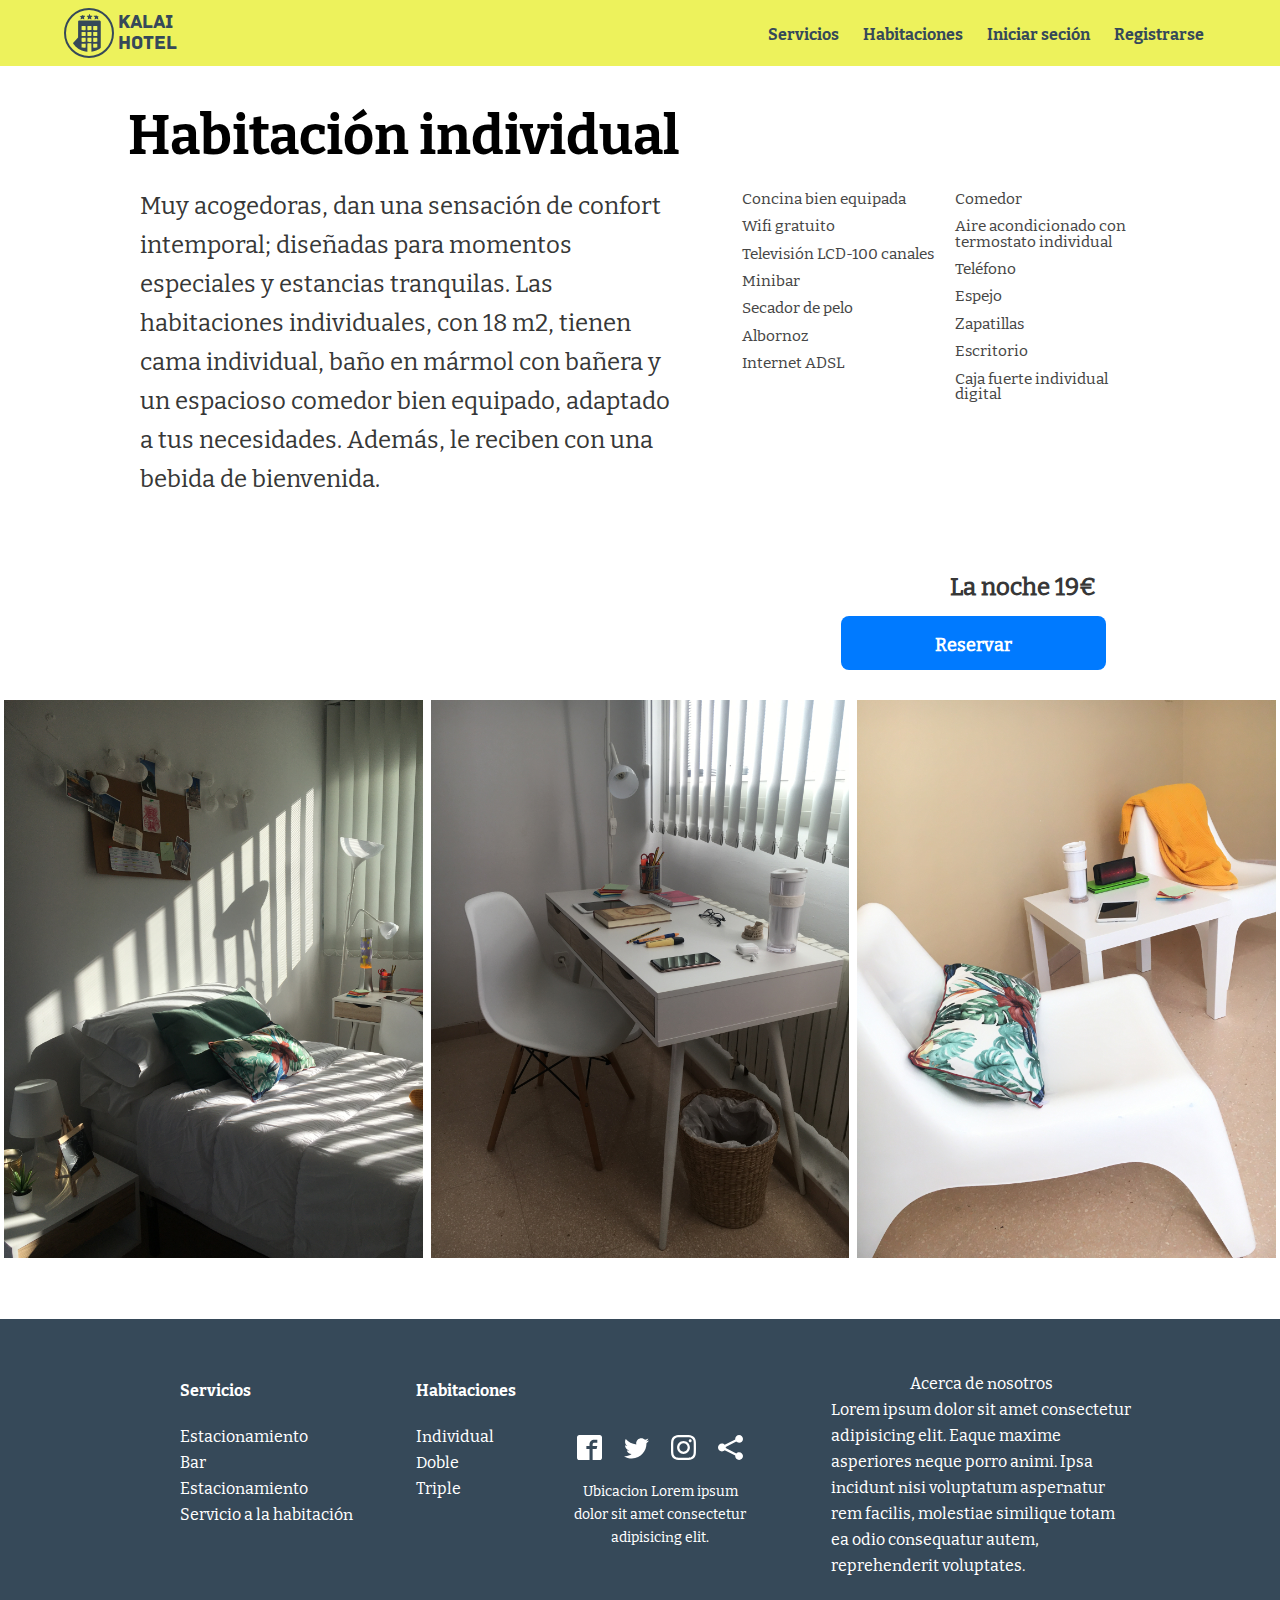
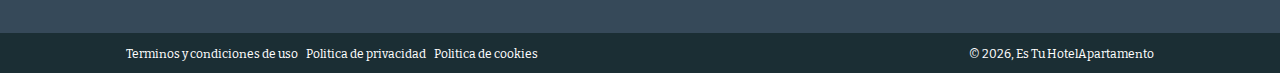
<file: habitacion-individual/index.html>
<!DOCTYPE html><html lang="en"><head><meta charSet="utf-8"/><meta http-equiv="x-ua-compatible" content="ie=edge"/><meta name="viewport" content="width=device-width, initial-scale=1, shrink-to-fit=no"/><style data-href="/styles.86cfaf8e02e9bec4b275.css">.PresetDateRangePicker_panel{padding:0 22px 11px}.PresetDateRangePicker_button{position:relative;height:100%;text-align:center;background:0 0;border:2px solid #00a699;color:#00a699;padding:4px 12px;margin-right:8px;font:inherit;font-weight:700;line-height:normal;overflow:visible;box-sizing:border-box;cursor:pointer}.PresetDateRangePicker_button:active{outline:0}.PresetDateRangePicker_button__selected{color:#fff;background:#00a699}.SingleDatePickerInput{display:inline-block;background-color:#fff}.SingleDatePickerInput__withBorder{border-radius:2px;border:1px solid #dbdbdb}.SingleDatePickerInput__rtl{direction:rtl}.SingleDatePickerInput__disabled{background-color:#f2f2f2}.SingleDatePickerInput__block{display:block}.SingleDatePickerInput__showClearDate{padding-right:30px}.SingleDatePickerInput_clearDate{background:0 0;border:0;color:inherit;font:inherit;line-height:normal;overflow:visible;cursor:pointer;padding:10px;margin:0 10px 0 5px;position:absolute;right:0;top:50%;-webkit-transform:translateY(-50%);transform:translateY(-50%)}.SingleDatePickerInput_clearDate__default:focus,.SingleDatePickerInput_clearDate__default:hover{background:#dbdbdb;border-radius:50%}.SingleDatePickerInput_clearDate__small{padding:6px}.SingleDatePickerInput_clearDate__hide{visibility:hidden}.SingleDatePickerInput_clearDate_svg{fill:#82888a;height:12px;width:15px;vertical-align:middle}.SingleDatePickerInput_clearDate_svg__small{height:9px}.SingleDatePickerInput_calendarIcon{background:0 0;border:0;color:inherit;font:inherit;line-height:normal;overflow:visible;cursor:pointer;display:inline-block;vertical-align:middle;padding:10px;margin:0 5px 0 10px}.SingleDatePickerInput_calendarIcon_svg{fill:#82888a;height:15px;width:14px;vertical-align:middle}.SingleDatePicker{position:relative;display:inline-block}.SingleDatePicker__block{display:block}.SingleDatePicker_picker{z-index:1;background-color:#fff;position:absolute}.SingleDatePicker_picker__rtl{direction:rtl}.SingleDatePicker_picker__directionLeft{left:0}.SingleDatePicker_picker__directionRight{right:0}.SingleDatePicker_picker__portal{background-color:rgba(0,0,0,.3);position:fixed;top:0;left:0;height:100%;width:100%}.SingleDatePicker_picker__fullScreenPortal{background-color:#fff}.SingleDatePicker_closeButton{background:0 0;border:0;color:inherit;font:inherit;line-height:normal;overflow:visible;cursor:pointer;position:absolute;top:0;right:0;padding:15px;z-index:2}.SingleDatePicker_closeButton:focus,.SingleDatePicker_closeButton:hover{color:darken(#cacccd,10%);text-decoration:none}.SingleDatePicker_closeButton_svg{height:15px;width:15px;fill:#cacccd}.DayPickerKeyboardShortcuts_buttonReset{background:0 0;border:0;border-radius:0;color:inherit;font:inherit;line-height:normal;overflow:visible;padding:0;cursor:pointer;font-size:14px}.DayPickerKeyboardShortcuts_buttonReset:active{outline:0}.DayPickerKeyboardShortcuts_show{width:33px;height:26px;position:absolute;z-index:2}.DayPickerKeyboardShortcuts_show:before{content:"";display:block;position:absolute}.DayPickerKeyboardShortcuts_show__bottomRight{bottom:0;right:0}.DayPickerKeyboardShortcuts_show__bottomRight:before{border-top:26px solid transparent;border-right:33px solid #00a699;bottom:0;right:0}.DayPickerKeyboardShortcuts_show__bottomRight:hover:before{border-right:33px solid #008489}.DayPickerKeyboardShortcuts_show__topRight{top:0;right:0}.DayPickerKeyboardShortcuts_show__topRight:before{border-bottom:26px solid transparent;border-right:33px solid #00a699;top:0;right:0}.DayPickerKeyboardShortcuts_show__topRight:hover:before{border-right:33px solid #008489}.DayPickerKeyboardShortcuts_show__topLeft{top:0;left:0}.DayPickerKeyboardShortcuts_show__topLeft:before{border-bottom:26px solid transparent;border-left:33px solid #00a699;top:0;left:0}.DayPickerKeyboardShortcuts_show__topLeft:hover:before{border-left:33px solid #008489}.DayPickerKeyboardShortcuts_showSpan{color:#fff;position:absolute}.DayPickerKeyboardShortcuts_showSpan__bottomRight{bottom:0;right:5px}.DayPickerKeyboardShortcuts_showSpan__topRight{top:1px;right:5px}.DayPickerKeyboardShortcuts_showSpan__topLeft{top:1px;left:5px}.DayPickerKeyboardShortcuts_panel{overflow:auto;background:#fff;border:1px solid #dbdbdb;border-radius:2px;position:absolute;top:0;bottom:0;right:0;left:0;z-index:2;padding:22px;margin:33px;text-align:left}.DayPickerKeyboardShortcuts_title{font-size:16px;font-weight:700;margin:0}.DayPickerKeyboardShortcuts_list{list-style:none;padding:0;font-size:14px}.DayPickerKeyboardShortcuts_close{position:absolute;right:22px;top:22px;z-index:2}.DayPickerKeyboardShortcuts_close:active{outline:0}.DayPickerKeyboardShortcuts_closeSvg{height:15px;width:15px;fill:#cacccd}.DayPickerKeyboardShortcuts_closeSvg:focus,.DayPickerKeyboardShortcuts_closeSvg:hover{fill:#82888a}.CalendarDay{box-sizing:border-box;cursor:pointer;font-size:14px;text-align:center}.CalendarDay:active{outline:0}.CalendarDay__defaultCursor{cursor:default}.CalendarDay__default{border:1px solid #e4e7e7;color:#484848;background:#fff}.CalendarDay__default:hover{background:#e4e7e7;border:1px solid #e4e7e7;color:inherit}.CalendarDay__hovered_offset{background:#f4f5f5;border:1px double #e4e7e7;color:inherit}.CalendarDay__outside{border:0;background:#fff;color:#484848}.CalendarDay__outside:hover{border:0}.CalendarDay__blocked_minimum_nights{background:#fff;border:1px solid #eceeee;color:#cacccd}.CalendarDay__blocked_minimum_nights:active,.CalendarDay__blocked_minimum_nights:hover{background:#fff;color:#cacccd}.CalendarDay__highlighted_calendar{background:#ffe8bc;color:#484848}.CalendarDay__highlighted_calendar:active,.CalendarDay__highlighted_calendar:hover{background:#ffce71;color:#484848}.CalendarDay__selected_span{background:#66e2da;border:1px double #33dacd;color:#fff}.CalendarDay__selected_span:active,.CalendarDay__selected_span:hover{background:#33dacd;border:1px double #33dacd;color:#fff}.CalendarDay__selected,.CalendarDay__selected:active,.CalendarDay__selected:hover{background:#00a699;border:1px double #00a699;color:#fff}.CalendarDay__hovered_span,.CalendarDay__hovered_span:hover{background:#b2f1ec;border:1px double #80e8e0;color:#007a87}.CalendarDay__hovered_span:active{background:#80e8e0;border:1px double #80e8e0;color:#007a87}.CalendarDay__blocked_calendar,.CalendarDay__blocked_calendar:active,.CalendarDay__blocked_calendar:hover{background:#cacccd;border:1px solid #cacccd;color:#82888a}.CalendarDay__blocked_out_of_range,.CalendarDay__blocked_out_of_range:active,.CalendarDay__blocked_out_of_range:hover{background:#fff;border:1px solid #e4e7e7;color:#cacccd}.CalendarDay__hovered_start_first_possible_end{background:#eceeee;border:1px double #eceeee}.CalendarDay__hovered_start_blocked_min_nights{background:#eceeee;border:1px double #e4e7e7}.CalendarMonth{background:#fff;text-align:center;vertical-align:top;-webkit-user-select:none;-ms-user-select:none;user-select:none}.CalendarMonth_table{border-collapse:collapse;border-spacing:0}.CalendarMonth_verticalSpacing{border-collapse:separate}.CalendarMonth_caption{color:#484848;font-size:18px;text-align:center;padding-top:22px;padding-bottom:37px;caption-side:top}.CalendarMonth_caption__verticalScrollable{padding-top:12px;padding-bottom:7px}.CalendarMonthGrid{background:#fff;text-align:left;z-index:0}.CalendarMonthGrid__animating{z-index:1}.CalendarMonthGrid__horizontal{position:absolute;left:9px}.CalendarMonthGrid__vertical,.CalendarMonthGrid__vertical_scrollable{margin:0 auto}.CalendarMonthGrid_month__horizontal{display:inline-block;vertical-align:top;min-height:100%}.CalendarMonthGrid_month__hideForAnimation{position:absolute;z-index:-1;opacity:0;pointer-events:none}.CalendarMonthGrid_month__hidden{visibility:hidden}.DayPickerNavigation{position:relative;z-index:2}.DayPickerNavigation__horizontal{height:0}.DayPickerNavigation__verticalScrollable_prevNav{z-index:1}.DayPickerNavigation__verticalDefault{position:absolute;width:100%;height:52px;bottom:0;left:0}.DayPickerNavigation__verticalScrollableDefault{position:relative}.DayPickerNavigation__bottom{height:auto}.DayPickerNavigation__bottomDefault{-webkit-box-pack:justify;-ms-flex-pack:justify;display:flex;justify-content:space-between}.DayPickerNavigation_button{cursor:pointer;-webkit-user-select:none;-ms-user-select:none;user-select:none;border:0;padding:0;margin:0}.DayPickerNavigation_button__default{border:1px solid #e4e7e7;background-color:#fff;color:#757575}.DayPickerNavigation_button__default:focus,.DayPickerNavigation_button__default:hover{border:1px solid #c4c4c4}.DayPickerNavigation_button__default:active{background:#f2f2f2}.DayPickerNavigation_button__disabled{cursor:default;border:1px solid #f2f2f2}.DayPickerNavigation_button__disabled:focus,.DayPickerNavigation_button__disabled:hover{border:1px solid #f2f2f2}.DayPickerNavigation_button__disabled:active{background:0 0}.DayPickerNavigation_button__horizontalDefault{position:absolute;top:18px;line-height:.78;border-radius:3px;padding:6px 9px}.DayPickerNavigation_bottomButton__horizontalDefault{position:static;margin:-10px 22px 30px}.DayPickerNavigation_leftButton__horizontalDefault{left:22px}.DayPickerNavigation_rightButton__horizontalDefault{right:22px}.DayPickerNavigation_button__verticalDefault{padding:5px;background:#fff;box-shadow:0 0 5px 2px rgba(0,0,0,.1);position:relative;display:inline-block;text-align:center;height:100%;width:50%}.DayPickerNavigation_nextButton__verticalDefault{border-left:0}.DayPickerNavigation_nextButton__verticalScrollableDefault,.DayPickerNavigation_prevButton__verticalScrollableDefault{width:100%}.DayPickerNavigation_svg__horizontal{height:19px;width:19px;fill:#82888a;display:block}.DayPickerNavigation_svg__vertical{height:42px;width:42px;fill:#484848}.DayPickerNavigation_svg__disabled{fill:#f2f2f2}.DayPicker{position:relative;text-align:left}.DayPicker,.DayPicker__horizontal{background:#fff}.DayPicker__verticalScrollable{height:100%}.DayPicker__hidden{visibility:hidden}.DayPicker__withBorder{box-shadow:0 2px 6px rgba(0,0,0,.05),0 0 0 1px rgba(0,0,0,.07);border-radius:3px}.DayPicker_portal__horizontal{box-shadow:none;position:absolute;left:50%;top:50%}.DayPicker_portal__vertical{position:static}.DayPicker_focusRegion{outline:0}.DayPicker_calendarInfo__horizontal,.DayPicker_wrapper__horizontal{display:inline-block;vertical-align:top}.DayPicker_weekHeaders{position:relative}.DayPicker_weekHeaders__horizontal{margin-left:9px}.DayPicker_weekHeader{color:#757575;position:absolute;top:62px;z-index:2;text-align:left}.DayPicker_weekHeader__vertical{left:50%}.DayPicker_weekHeader__verticalScrollable{top:0;display:table-row;border-bottom:1px solid #dbdbdb;background:#fff;margin-left:0;left:0;width:100%;text-align:center}.DayPicker_weekHeader_ul{list-style:none;margin:1px 0;padding-left:0;padding-right:0;font-size:14px}.DayPicker_weekHeader_li{display:inline-block;text-align:center}.DayPicker_transitionContainer{position:relative;overflow:hidden;border-radius:3px}.DayPicker_transitionContainer__horizontal{-webkit-transition:height .2s ease-in-out;transition:height .2s ease-in-out}.DayPicker_transitionContainer__vertical{width:100%}.DayPicker_transitionContainer__verticalScrollable{padding-top:20px;height:100%;position:absolute;top:0;bottom:0;right:0;left:0;overflow-y:scroll}.DateInput{margin:0;padding:0;background:#fff;position:relative;display:inline-block;width:130px;vertical-align:middle}.DateInput__small{width:97px}.DateInput__block{width:100%}.DateInput__disabled{background:#f2f2f2;color:#dbdbdb}.DateInput_input{font-weight:200;font-size:19px;line-height:24px;color:#484848;background-color:#fff;width:100%;padding:11px 11px 9px;border:0;border-bottom:2px solid transparent;border-radius:0}.DateInput_input__small{font-size:15px;line-height:18px;letter-spacing:.2px;padding:7px 7px 5px}.DateInput_input__regular{font-weight:auto}.DateInput_input__readOnly{-webkit-user-select:none;-ms-user-select:none;user-select:none}.DateInput_input__focused{outline:0;background:#fff;border:0;border-bottom:2px solid #008489}.DateInput_input__disabled{background:#f2f2f2;font-style:italic}.DateInput_screenReaderMessage{border:0;clip:rect(0,0,0,0);height:1px;margin:-1px;overflow:hidden;padding:0;position:absolute;width:1px}.DateInput_fang{position:absolute;width:20px;height:10px;left:22px;z-index:2}.DateInput_fangShape{fill:#fff}.DateInput_fangStroke{stroke:#dbdbdb;fill:transparent}.DateRangePickerInput{background-color:#fff;display:inline-block}.DateRangePickerInput__disabled{background:#f2f2f2}.DateRangePickerInput__withBorder{border-radius:2px;border:1px solid #dbdbdb}.DateRangePickerInput__rtl{direction:rtl}.DateRangePickerInput__block{display:block}.DateRangePickerInput__showClearDates{padding-right:30px}.DateRangePickerInput_arrow{display:inline-block;vertical-align:middle;color:#484848}.DateRangePickerInput_arrow_svg{vertical-align:middle;fill:#484848;height:24px;width:24px}.DateRangePickerInput_clearDates{background:0 0;border:0;color:inherit;font:inherit;line-height:normal;overflow:visible;cursor:pointer;padding:10px;margin:0 10px 0 5px;position:absolute;right:0;top:50%;-webkit-transform:translateY(-50%);transform:translateY(-50%)}.DateRangePickerInput_clearDates__small{padding:6px}.DateRangePickerInput_clearDates_default:focus,.DateRangePickerInput_clearDates_default:hover{background:#dbdbdb;border-radius:50%}.DateRangePickerInput_clearDates__hide{visibility:hidden}.DateRangePickerInput_clearDates_svg{fill:#82888a;height:12px;width:15px;vertical-align:middle}.DateRangePickerInput_clearDates_svg__small{height:9px}.DateRangePickerInput_calendarIcon{background:0 0;border:0;color:inherit;font:inherit;line-height:normal;overflow:visible;cursor:pointer;display:inline-block;vertical-align:middle;padding:10px;margin:0 5px 0 10px}.DateRangePickerInput_calendarIcon_svg{fill:#82888a;height:15px;width:14px;vertical-align:middle}.DateRangePicker{position:relative;display:inline-block}.DateRangePicker__block{display:block}.DateRangePicker_picker{z-index:1;background-color:#fff;position:absolute}.DateRangePicker_picker__rtl{direction:rtl}.DateRangePicker_picker__directionLeft{left:0}.DateRangePicker_picker__directionRight{right:0}.DateRangePicker_picker__portal{background-color:rgba(0,0,0,.3);position:fixed;top:0;left:0;height:100%;width:100%}.DateRangePicker_picker__fullScreenPortal{background-color:#fff}.DateRangePicker_closeButton{background:0 0;border:0;color:inherit;font:inherit;line-height:normal;overflow:visible;cursor:pointer;position:absolute;top:0;right:0;padding:15px;z-index:2}.DateRangePicker_closeButton:focus,.DateRangePicker_closeButton:hover{color:darken(#cacccd,10%);text-decoration:none}.DateRangePicker_closeButton_svg{height:15px;width:15px;fill:#cacccd}@font-face{font-family:Archive;src:url(/static/Archive-Regular-a51a0e278c95c61a3a4bf2a46e7407a4.otf)}@font-face{font-family:BitterPro_R;src:url(/static/BitterPro-Regular-22a6b8e171f8ca55cadbd527ab5fe279.ttf)}@font-face{font-family:BitterPro_B;src:url(/static/BitterPro-Bold-f445240175b9697b9bec7ee8adcfc7b8.ttf)}*{box-sizing:border-box}html{-ms-text-size-adjust:100%;-webkit-text-size-adjust:100%;font-family:BitterPro_R,sans-serif,Arial}body{margin:0;height:100%;overflow-y:hidden;-webkit-font-smoothing:antialiased;-moz-osx-font-smoothing:grayscale}article,aside,details,figcaption,figure,footer,header,main,menu,nav,section,summary{display:block}audio,canvas,progress,video{display:inline-block}audio:not([controls]){display:none;height:0}progress{vertical-align:baseline}[hidden],template{display:none}a{background-color:transparent;-webkit-text-decoration-skip:objects}a:active,a:hover{outline-width:0}abbr[title]{border-bottom:none;text-decoration:underline;-webkit-text-decoration:underline dotted;text-decoration:underline dotted}b,strong{font-weight:inherit;font-weight:bolder}dfn{font-style:italic}h1{font-size:2em;margin:.67em 0}mark{background-color:#ff0;color:#000}small{font-size:80%}sub,sup{font-size:75%;line-height:0;position:relative;vertical-align:baseline}sub{bottom:-.25em}sup{top:-.5em}img{border-style:none}svg:not(:root){overflow:hidden}code,kbd,pre,samp{font-family:monospace,monospace;font-size:1em}figure{margin:1em 40px}hr{box-sizing:content-box;height:0;overflow:visible}button,input,optgroup,select,textarea{font:inherit;margin:0}optgroup{font-weight:700}button,input{overflow:visible}button,select{text-transform:none}[type=reset],[type=submit],button,html [type=button]{-webkit-appearance:button}[type=button]::-moz-focus-inner,[type=reset]::-moz-focus-inner,[type=submit]::-moz-focus-inner,button::-moz-focus-inner{border-style:none;padding:0}[type=button]:-moz-focusring,[type=reset]:-moz-focusring,[type=submit]:-moz-focusring,button:-moz-focusring{outline:1px dotted ButtonText}fieldset{border:1px solid silver;margin:0 2px;padding:.35em .625em .75em}legend{box-sizing:border-box;color:inherit;display:table;max-width:100%;padding:0;white-space:normal}textarea{overflow:auto}[type=checkbox],[type=radio]{box-sizing:border-box;padding:0}[type=number]::-webkit-inner-spin-button,[type=number]::-webkit-outer-spin-button{height:auto}[type=search]{-webkit-appearance:textfield;outline-offset:-2px}[type=search]::-webkit-search-cancel-button,[type=search]::-webkit-search-decoration{-webkit-appearance:none}::-webkit-input-placeholder{color:inherit;opacity:.54}::-webkit-file-upload-button{-webkit-appearance:button;font:inherit}html{font:112.5%/1.45em;box-sizing:border-box;overflow-y:scroll}*,:after,:before{box-sizing:inherit}body{color:rgba(0,0,0,.8);font-weight:400;word-wrap:break-word;-webkit-font-kerning:normal;font-kerning:normal;-ms-font-feature-settings:"kern","liga","clig","calt";font-feature-settings:"kern","liga","clig","calt"}img{max-width:100%;margin-left:0;margin-right:0;margin-top:0;padding:0}h1{font-size:2.25rem}h1,h2{padding:0;margin:0 0 1.45rem;color:inherit;font-family:BitterPro_B,-apple-system,BlinkMacSystemFont,Segoe UI,Roboto,Oxygen,Ubuntu,Cantarell,Fira Sans,Droid Sans,Helvetica Neue,sans-serif;font-weight:700;text-rendering:optimizeLegibility;line-height:1.1}h2{font-size:1.62671rem}h3{font-size:1.38316rem}h3,h4{padding:0;margin:0 0 1.45rem;color:inherit;font-family:BitterPro_B,-apple-system,BlinkMacSystemFont,Segoe UI,Roboto,Oxygen,Ubuntu,Cantarell,Fira Sans,Droid Sans,Helvetica Neue,sans-serif;font-weight:700;text-rendering:optimizeLegibility;line-height:1.1}h4{font-size:1rem}h5{font-size:.85028rem}h5,h6{padding:0;margin:0 0 1.45rem;color:inherit;font-family:BitterPro_B,-apple-system,BlinkMacSystemFont,Segoe UI,Roboto,Oxygen,Ubuntu,Cantarell,Fira Sans,Droid Sans,Helvetica Neue,sans-serif;font-weight:700;text-rendering:optimizeLegibility;line-height:1.1}h6{font-size:.78405rem}hgroup{padding:0;margin:0 0 1.45rem}ol,ul{padding:0;margin:0 0 1.45rem 1.45rem;list-style-position:outside;list-style-image:none}dd,dl,figure,p{padding:0;margin:0 0 1.45rem}pre{font-size:.85rem;line-height:1.42;background:rgba(0,0,0,.04);border-radius:3px;overflow:auto;word-wrap:normal;padding:1.45rem}fieldset,pre{margin:0 0 1.45rem}fieldset{padding:0}blockquote{padding:0;margin:0 1.45rem 1.45rem}form,iframe,noscript{padding:0;margin:0 0 1.45rem}hr{padding:0;margin:0 0 calc(1.45rem - 1px);background:rgba(0,0,0,.2);border:none;height:1px}address{padding:0;margin:0 0 1.45rem}b,dt,strong{font-weight:700}li{margin-bottom:.725rem}ol li,ul li{padding-left:0}li>ol,li>ul{margin-left:1.45rem;margin-bottom:.725rem;margin-top:.725rem}blockquote :last-child,li :last-child,p :last-child{margin-bottom:0}li>p{margin-bottom:.725rem}code,kbd,samp{font-size:.85rem;line-height:1.45rem}abbr,abbr[title],acronym{border-bottom:1px dotted rgba(0,0,0,.5);cursor:help}abbr[title]{text-decoration:none}code,tt{background-color:rgba(0,0,0,.04);border-radius:3px;font-family:SFMono-Regular,Consolas,Roboto Mono,Droid Sans Mono,Liberation Mono,Menlo,Courier,monospace;padding:.2em 0}pre code{background:none;line-height:1.42}code:after,code:before,tt:after,tt:before{letter-spacing:-.2em;content:" "}pre code:after,pre code:before,pre tt:after,pre tt:before{content:""}@media only screen and (max-width:480px){html{font-size:100%}}.Toastify__toast-container{z-index:9999;-webkit-transform:translateZ(9999px);position:fixed;padding:4px;width:320px;box-sizing:border-box;color:#fff}.Toastify__toast-container--top-left{top:1em;left:1em}.Toastify__toast-container--top-center{top:1em;left:50%;margin-left:-160px}.Toastify__toast-container--top-right{top:1em;right:1em}.Toastify__toast-container--bottom-left{bottom:1em;left:1em}.Toastify__toast-container--bottom-center{bottom:1em;left:50%;margin-left:-160px}.Toastify__toast-container--bottom-right{bottom:1em;right:1em}@media only screen and (max-width:480px){.Toastify__toast-container{width:100vw;padding:0;left:0;margin:0}.Toastify__toast-container--top-center,.Toastify__toast-container--top-left,.Toastify__toast-container--top-right{top:0}.Toastify__toast-container--bottom-center,.Toastify__toast-container--bottom-left,.Toastify__toast-container--bottom-right{bottom:0}.Toastify__toast-container--rtl{right:0;left:auto}}.Toastify__toast{position:relative;min-height:64px;box-sizing:border-box;margin-bottom:1rem;padding:8px;border-radius:1px;box-shadow:0 1px 10px 0 rgba(0,0,0,.1),0 2px 15px 0 rgba(0,0,0,.05);display:flex;justify-content:space-between;max-height:800px;overflow:hidden;font-family:sans-serif;cursor:pointer;direction:ltr}.Toastify__toast--rtl{direction:rtl}.Toastify__toast--default{background:#fff;color:#aaa}.Toastify__toast--info{background:#3498db}.Toastify__toast--success{background:#07bc0c}.Toastify__toast--warning{background:#f1c40f}.Toastify__toast--error{background:#e74c3c}.Toastify__toast-body{margin:auto 0;flex:1 1}@media only screen and (max-width:480px){.Toastify__toast{margin-bottom:0}}.Toastify__close-button{color:#fff;font-weight:700;font-size:14px;background:transparent;outline:none;border:none;padding:0;cursor:pointer;opacity:.7;-webkit-transition:.3s ease;transition:.3s ease;align-self:flex-start}.Toastify__close-button--default{color:#000;opacity:.3}.Toastify__close-button:focus,.Toastify__close-button:hover{opacity:1}@-webkit-keyframes Toastify__trackProgress{0%{-webkit-transform:scaleX(1);transform:scaleX(1)}to{-webkit-transform:scaleX(0);transform:scaleX(0)}}@keyframes Toastify__trackProgress{0%{-webkit-transform:scaleX(1);transform:scaleX(1)}to{-webkit-transform:scaleX(0);transform:scaleX(0)}}.Toastify__progress-bar{position:absolute;bottom:0;left:0;width:100%;height:5px;z-index:9999;opacity:.7;background-color:hsla(0,0%,100%,.7);-webkit-transform-origin:left;transform-origin:left}.Toastify__progress-bar--animated{-webkit-animation:Toastify__trackProgress linear 1 forwards;animation:Toastify__trackProgress linear 1 forwards}.Toastify__progress-bar--controlled{-webkit-transition:-webkit-transform .2s;transition:-webkit-transform .2s;transition:transform .2s;transition:transform .2s,-webkit-transform .2s}.Toastify__progress-bar--rtl{right:0;left:auto;-webkit-transform-origin:right;transform-origin:right}.Toastify__progress-bar--default{background:-webkit-gradient(linear,left top,right top,from(#4cd964),color-stop(#5ac8fa),color-stop(#007aff),color-stop(#34aadc),color-stop(#5856d6),to(#ff2d55));background:linear-gradient(90deg,#4cd964,#5ac8fa,#007aff,#34aadc,#5856d6,#ff2d55)}@-webkit-keyframes Toastify__bounceInRight{0%,60%,75%,90%,to{-webkit-animation-timing-function:cubic-bezier(.215,.61,.355,1);animation-timing-function:cubic-bezier(.215,.61,.355,1)}0%{opacity:0;-webkit-transform:translate3d(3000px,0,0);transform:translate3d(3000px,0,0)}60%{opacity:1;-webkit-transform:translate3d(-25px,0,0);transform:translate3d(-25px,0,0)}75%{-webkit-transform:translate3d(10px,0,0);transform:translate3d(10px,0,0)}90%{-webkit-transform:translate3d(-5px,0,0);transform:translate3d(-5px,0,0)}to{-webkit-transform:none;transform:none}}@keyframes Toastify__bounceInRight{0%,60%,75%,90%,to{-webkit-animation-timing-function:cubic-bezier(.215,.61,.355,1);animation-timing-function:cubic-bezier(.215,.61,.355,1)}0%{opacity:0;-webkit-transform:translate3d(3000px,0,0);transform:translate3d(3000px,0,0)}60%{opacity:1;-webkit-transform:translate3d(-25px,0,0);transform:translate3d(-25px,0,0)}75%{-webkit-transform:translate3d(10px,0,0);transform:translate3d(10px,0,0)}90%{-webkit-transform:translate3d(-5px,0,0);transform:translate3d(-5px,0,0)}to{-webkit-transform:none;transform:none}}@-webkit-keyframes Toastify__bounceOutRight{20%{opacity:1;-webkit-transform:translate3d(-20px,0,0);transform:translate3d(-20px,0,0)}to{opacity:0;-webkit-transform:translate3d(2000px,0,0);transform:translate3d(2000px,0,0)}}@keyframes Toastify__bounceOutRight{20%{opacity:1;-webkit-transform:translate3d(-20px,0,0);transform:translate3d(-20px,0,0)}to{opacity:0;-webkit-transform:translate3d(2000px,0,0);transform:translate3d(2000px,0,0)}}@-webkit-keyframes Toastify__bounceInLeft{0%,60%,75%,90%,to{-webkit-animation-timing-function:cubic-bezier(.215,.61,.355,1);animation-timing-function:cubic-bezier(.215,.61,.355,1)}0%{opacity:0;-webkit-transform:translate3d(-3000px,0,0);transform:translate3d(-3000px,0,0)}60%{opacity:1;-webkit-transform:translate3d(25px,0,0);transform:translate3d(25px,0,0)}75%{-webkit-transform:translate3d(-10px,0,0);transform:translate3d(-10px,0,0)}90%{-webkit-transform:translate3d(5px,0,0);transform:translate3d(5px,0,0)}to{-webkit-transform:none;transform:none}}@keyframes Toastify__bounceInLeft{0%,60%,75%,90%,to{-webkit-animation-timing-function:cubic-bezier(.215,.61,.355,1);animation-timing-function:cubic-bezier(.215,.61,.355,1)}0%{opacity:0;-webkit-transform:translate3d(-3000px,0,0);transform:translate3d(-3000px,0,0)}60%{opacity:1;-webkit-transform:translate3d(25px,0,0);transform:translate3d(25px,0,0)}75%{-webkit-transform:translate3d(-10px,0,0);transform:translate3d(-10px,0,0)}90%{-webkit-transform:translate3d(5px,0,0);transform:translate3d(5px,0,0)}to{-webkit-transform:none;transform:none}}@-webkit-keyframes Toastify__bounceOutLeft{20%{opacity:1;-webkit-transform:translate3d(20px,0,0);transform:translate3d(20px,0,0)}to{opacity:0;-webkit-transform:translate3d(-2000px,0,0);transform:translate3d(-2000px,0,0)}}@keyframes Toastify__bounceOutLeft{20%{opacity:1;-webkit-transform:translate3d(20px,0,0);transform:translate3d(20px,0,0)}to{opacity:0;-webkit-transform:translate3d(-2000px,0,0);transform:translate3d(-2000px,0,0)}}@-webkit-keyframes Toastify__bounceInUp{0%,60%,75%,90%,to{-webkit-animation-timing-function:cubic-bezier(.215,.61,.355,1);animation-timing-function:cubic-bezier(.215,.61,.355,1)}0%{opacity:0;-webkit-transform:translate3d(0,3000px,0);transform:translate3d(0,3000px,0)}60%{opacity:1;-webkit-transform:translate3d(0,-20px,0);transform:translate3d(0,-20px,0)}75%{-webkit-transform:translate3d(0,10px,0);transform:translate3d(0,10px,0)}90%{-webkit-transform:translate3d(0,-5px,0);transform:translate3d(0,-5px,0)}to{-webkit-transform:translateZ(0);transform:translateZ(0)}}@keyframes Toastify__bounceInUp{0%,60%,75%,90%,to{-webkit-animation-timing-function:cubic-bezier(.215,.61,.355,1);animation-timing-function:cubic-bezier(.215,.61,.355,1)}0%{opacity:0;-webkit-transform:translate3d(0,3000px,0);transform:translate3d(0,3000px,0)}60%{opacity:1;-webkit-transform:translate3d(0,-20px,0);transform:translate3d(0,-20px,0)}75%{-webkit-transform:translate3d(0,10px,0);transform:translate3d(0,10px,0)}90%{-webkit-transform:translate3d(0,-5px,0);transform:translate3d(0,-5px,0)}to{-webkit-transform:translateZ(0);transform:translateZ(0)}}@-webkit-keyframes Toastify__bounceOutUp{20%{-webkit-transform:translate3d(0,-10px,0);transform:translate3d(0,-10px,0)}40%,45%{opacity:1;-webkit-transform:translate3d(0,20px,0);transform:translate3d(0,20px,0)}to{opacity:0;-webkit-transform:translate3d(0,-2000px,0);transform:translate3d(0,-2000px,0)}}@keyframes Toastify__bounceOutUp{20%{-webkit-transform:translate3d(0,-10px,0);transform:translate3d(0,-10px,0)}40%,45%{opacity:1;-webkit-transform:translate3d(0,20px,0);transform:translate3d(0,20px,0)}to{opacity:0;-webkit-transform:translate3d(0,-2000px,0);transform:translate3d(0,-2000px,0)}}@-webkit-keyframes Toastify__bounceInDown{0%,60%,75%,90%,to{-webkit-animation-timing-function:cubic-bezier(.215,.61,.355,1);animation-timing-function:cubic-bezier(.215,.61,.355,1)}0%{opacity:0;-webkit-transform:translate3d(0,-3000px,0);transform:translate3d(0,-3000px,0)}60%{opacity:1;-webkit-transform:translate3d(0,25px,0);transform:translate3d(0,25px,0)}75%{-webkit-transform:translate3d(0,-10px,0);transform:translate3d(0,-10px,0)}90%{-webkit-transform:translate3d(0,5px,0);transform:translate3d(0,5px,0)}to{-webkit-transform:none;transform:none}}@keyframes Toastify__bounceInDown{0%,60%,75%,90%,to{-webkit-animation-timing-function:cubic-bezier(.215,.61,.355,1);animation-timing-function:cubic-bezier(.215,.61,.355,1)}0%{opacity:0;-webkit-transform:translate3d(0,-3000px,0);transform:translate3d(0,-3000px,0)}60%{opacity:1;-webkit-transform:translate3d(0,25px,0);transform:translate3d(0,25px,0)}75%{-webkit-transform:translate3d(0,-10px,0);transform:translate3d(0,-10px,0)}90%{-webkit-transform:translate3d(0,5px,0);transform:translate3d(0,5px,0)}to{-webkit-transform:none;transform:none}}@-webkit-keyframes Toastify__bounceOutDown{20%{-webkit-transform:translate3d(0,10px,0);transform:translate3d(0,10px,0)}40%,45%{opacity:1;-webkit-transform:translate3d(0,-20px,0);transform:translate3d(0,-20px,0)}to{opacity:0;-webkit-transform:translate3d(0,2000px,0);transform:translate3d(0,2000px,0)}}@keyframes Toastify__bounceOutDown{20%{-webkit-transform:translate3d(0,10px,0);transform:translate3d(0,10px,0)}40%,45%{opacity:1;-webkit-transform:translate3d(0,-20px,0);transform:translate3d(0,-20px,0)}to{opacity:0;-webkit-transform:translate3d(0,2000px,0);transform:translate3d(0,2000px,0)}}.Toastify__bounce-enter--bottom-left,.Toastify__bounce-enter--top-left{-webkit-animation-name:Toastify__bounceInLeft;animation-name:Toastify__bounceInLeft}.Toastify__bounce-enter--bottom-right,.Toastify__bounce-enter--top-right{-webkit-animation-name:Toastify__bounceInRight;animation-name:Toastify__bounceInRight}.Toastify__bounce-enter--top-center{-webkit-animation-name:Toastify__bounceInDown;animation-name:Toastify__bounceInDown}.Toastify__bounce-enter--bottom-center{-webkit-animation-name:Toastify__bounceInUp;animation-name:Toastify__bounceInUp}.Toastify__bounce-exit--bottom-left,.Toastify__bounce-exit--top-left{-webkit-animation-name:Toastify__bounceOutLeft;animation-name:Toastify__bounceOutLeft}.Toastify__bounce-exit--bottom-right,.Toastify__bounce-exit--top-right{-webkit-animation-name:Toastify__bounceOutRight;animation-name:Toastify__bounceOutRight}.Toastify__bounce-exit--top-center{-webkit-animation-name:Toastify__bounceOutUp;animation-name:Toastify__bounceOutUp}.Toastify__bounce-exit--bottom-center{-webkit-animation-name:Toastify__bounceOutDown;animation-name:Toastify__bounceOutDown}@-webkit-keyframes Toastify__zoomIn{0%{opacity:0;-webkit-transform:scale3d(.3,.3,.3);transform:scale3d(.3,.3,.3)}50%{opacity:1}}@keyframes Toastify__zoomIn{0%{opacity:0;-webkit-transform:scale3d(.3,.3,.3);transform:scale3d(.3,.3,.3)}50%{opacity:1}}@-webkit-keyframes Toastify__zoomOut{0%{opacity:1}50%{opacity:0;-webkit-transform:scale3d(.3,.3,.3);transform:scale3d(.3,.3,.3)}to{opacity:0}}@keyframes Toastify__zoomOut{0%{opacity:1}50%{opacity:0;-webkit-transform:scale3d(.3,.3,.3);transform:scale3d(.3,.3,.3)}to{opacity:0}}.Toastify__zoom-enter{-webkit-animation-name:Toastify__zoomIn;animation-name:Toastify__zoomIn}.Toastify__zoom-exit{-webkit-animation-name:Toastify__zoomOut;animation-name:Toastify__zoomOut}@-webkit-keyframes Toastify__flipIn{0%{-webkit-transform:perspective(400px) rotateX(90deg);transform:perspective(400px) rotateX(90deg);-webkit-animation-timing-function:ease-in;animation-timing-function:ease-in;opacity:0}40%{-webkit-transform:perspective(400px) rotateX(-20deg);transform:perspective(400px) rotateX(-20deg);-webkit-animation-timing-function:ease-in;animation-timing-function:ease-in}60%{-webkit-transform:perspective(400px) rotateX(10deg);transform:perspective(400px) rotateX(10deg);opacity:1}80%{-webkit-transform:perspective(400px) rotateX(-5deg);transform:perspective(400px) rotateX(-5deg)}to{-webkit-transform:perspective(400px);transform:perspective(400px)}}@keyframes Toastify__flipIn{0%{-webkit-transform:perspective(400px) rotateX(90deg);transform:perspective(400px) rotateX(90deg);-webkit-animation-timing-function:ease-in;animation-timing-function:ease-in;opacity:0}40%{-webkit-transform:perspective(400px) rotateX(-20deg);transform:perspective(400px) rotateX(-20deg);-webkit-animation-timing-function:ease-in;animation-timing-function:ease-in}60%{-webkit-transform:perspective(400px) rotateX(10deg);transform:perspective(400px) rotateX(10deg);opacity:1}80%{-webkit-transform:perspective(400px) rotateX(-5deg);transform:perspective(400px) rotateX(-5deg)}to{-webkit-transform:perspective(400px);transform:perspective(400px)}}@-webkit-keyframes Toastify__flipOut{0%{-webkit-transform:perspective(400px);transform:perspective(400px)}30%{-webkit-transform:perspective(400px) rotateX(-20deg);transform:perspective(400px) rotateX(-20deg);opacity:1}to{-webkit-transform:perspective(400px) rotateX(90deg);transform:perspective(400px) rotateX(90deg);opacity:0}}@keyframes Toastify__flipOut{0%{-webkit-transform:perspective(400px);transform:perspective(400px)}30%{-webkit-transform:perspective(400px) rotateX(-20deg);transform:perspective(400px) rotateX(-20deg);opacity:1}to{-webkit-transform:perspective(400px) rotateX(90deg);transform:perspective(400px) rotateX(90deg);opacity:0}}.Toastify__flip-enter{-webkit-animation-name:Toastify__flipIn;animation-name:Toastify__flipIn}.Toastify__flip-exit{-webkit-animation-name:Toastify__flipOut;animation-name:Toastify__flipOut}@-webkit-keyframes Toastify__slideInRight{0%{-webkit-transform:translate3d(110%,0,0);transform:translate3d(110%,0,0);visibility:visible}to{-webkit-transform:translateZ(0);transform:translateZ(0)}}@keyframes Toastify__slideInRight{0%{-webkit-transform:translate3d(110%,0,0);transform:translate3d(110%,0,0);visibility:visible}to{-webkit-transform:translateZ(0);transform:translateZ(0)}}@-webkit-keyframes Toastify__slideInLeft{0%{-webkit-transform:translate3d(-110%,0,0);transform:translate3d(-110%,0,0);visibility:visible}to{-webkit-transform:translateZ(0);transform:translateZ(0)}}@keyframes Toastify__slideInLeft{0%{-webkit-transform:translate3d(-110%,0,0);transform:translate3d(-110%,0,0);visibility:visible}to{-webkit-transform:translateZ(0);transform:translateZ(0)}}@-webkit-keyframes Toastify__slideInUp{0%{-webkit-transform:translate3d(0,110%,0);transform:translate3d(0,110%,0);visibility:visible}to{-webkit-transform:translateZ(0);transform:translateZ(0)}}@keyframes Toastify__slideInUp{0%{-webkit-transform:translate3d(0,110%,0);transform:translate3d(0,110%,0);visibility:visible}to{-webkit-transform:translateZ(0);transform:translateZ(0)}}@-webkit-keyframes Toastify__slideInDown{0%{-webkit-transform:translate3d(0,-110%,0);transform:translate3d(0,-110%,0);visibility:visible}to{-webkit-transform:translateZ(0);transform:translateZ(0)}}@keyframes Toastify__slideInDown{0%{-webkit-transform:translate3d(0,-110%,0);transform:translate3d(0,-110%,0);visibility:visible}to{-webkit-transform:translateZ(0);transform:translateZ(0)}}@-webkit-keyframes Toastify__slideOutRight{0%{-webkit-transform:translateZ(0);transform:translateZ(0)}to{visibility:hidden;-webkit-transform:translate3d(110%,0,0);transform:translate3d(110%,0,0)}}@keyframes Toastify__slideOutRight{0%{-webkit-transform:translateZ(0);transform:translateZ(0)}to{visibility:hidden;-webkit-transform:translate3d(110%,0,0);transform:translate3d(110%,0,0)}}@-webkit-keyframes Toastify__slideOutLeft{0%{-webkit-transform:translateZ(0);transform:translateZ(0)}to{visibility:hidden;-webkit-transform:translate3d(-110%,0,0);transform:translate3d(-110%,0,0)}}@keyframes Toastify__slideOutLeft{0%{-webkit-transform:translateZ(0);transform:translateZ(0)}to{visibility:hidden;-webkit-transform:translate3d(-110%,0,0);transform:translate3d(-110%,0,0)}}@-webkit-keyframes Toastify__slideOutDown{0%{-webkit-transform:translateZ(0);transform:translateZ(0)}to{visibility:hidden;-webkit-transform:translate3d(0,500px,0);transform:translate3d(0,500px,0)}}@keyframes Toastify__slideOutDown{0%{-webkit-transform:translateZ(0);transform:translateZ(0)}to{visibility:hidden;-webkit-transform:translate3d(0,500px,0);transform:translate3d(0,500px,0)}}@-webkit-keyframes Toastify__slideOutUp{0%{-webkit-transform:translateZ(0);transform:translateZ(0)}to{visibility:hidden;-webkit-transform:translate3d(0,-500px,0);transform:translate3d(0,-500px,0)}}@keyframes Toastify__slideOutUp{0%{-webkit-transform:translateZ(0);transform:translateZ(0)}to{visibility:hidden;-webkit-transform:translate3d(0,-500px,0);transform:translate3d(0,-500px,0)}}.Toastify__slide-enter--bottom-left,.Toastify__slide-enter--top-left{-webkit-animation-name:Toastify__slideInLeft;animation-name:Toastify__slideInLeft}.Toastify__slide-enter--bottom-right,.Toastify__slide-enter--top-right{-webkit-animation-name:Toastify__slideInRight;animation-name:Toastify__slideInRight}.Toastify__slide-enter--top-center{-webkit-animation-name:Toastify__slideInDown;animation-name:Toastify__slideInDown}.Toastify__slide-enter--bottom-center{-webkit-animation-name:Toastify__slideInUp;animation-name:Toastify__slideInUp}.Toastify__slide-exit--bottom-left,.Toastify__slide-exit--top-left{-webkit-animation-name:Toastify__slideOutLeft;animation-name:Toastify__slideOutLeft}.Toastify__slide-exit--bottom-right,.Toastify__slide-exit--top-right{-webkit-animation-name:Toastify__slideOutRight;animation-name:Toastify__slideOutRight}.Toastify__slide-exit--top-center{-webkit-animation-name:Toastify__slideOutUp;animation-name:Toastify__slideOutUp}.Toastify__slide-exit--bottom-center{-webkit-animation-name:Toastify__slideOutDown;animation-name:Toastify__slideOutDown}.DateRangePickerInput{display:flex;justify-content:space-around;align-items:center;border:none;border-bottom:1px solid #dbdbdb}.DateInput{width:100%;text-align:center!important}.DateRangePicker{width:100%}@media (max-width:600px){.DateInput{width:100%;text-align:center!important;margin:4px 0}.DateInput input::-webkit-input-placeholder{text-align:center;font-size:14px}.DateInput input:-ms-input-placeholder{text-align:center;font-size:14px}.DateInput input::-ms-input-placeholder{text-align:center;font-size:14px}.DateInput input::placeholder{text-align:center;font-size:14px}.DateInput_fang{display:none}}</style><meta name="generator" content="Gatsby 2.18.4"/><style data-styled="jIEBfH ioYcc eQBLdW hqNITj cPcQWU dbtliB dYMiHs dPYxmC idrekG gdikJW frLQaR cjvdML krbBgP bSCtEc cuRFmC jIYNJg kiiCBg LAfkZ fpWsql hSFaAk fZGJVY cALedo eYyyZm ffDvyK eWGvuA gRiNOl jmGOUI sMHKD kMKtvI favOHS IBpUW cBXOKI fToWTy" data-styled-version="4.4.1">
/* sc-component-id: sc-4422fx-0 */
.ioYcc{background-color:rgba(237,242,92,1);-webkit-transition:300ms background-color;transition:300ms background-color;margin-bottom:20px;position:fixed;top:0px;right:0px;left:0px;z-index:10;}
/* sc-component-id: sc-4422fx-1 */
.eQBLdW{display:-webkit-box;display:-webkit-flex;display:-ms-flexbox;display:flex;-webkit-box-pack:justify;-webkit-justify-content:space-between;-ms-flex-pack:justify;justify-content:space-between;-webkit-align-items:center;-webkit-box-align:center;-ms-flex-align:center;align-items:center;max-width:90%;padding:8px 0px;margin:0 auto;}
/* sc-component-id: sc-4422fx-2 */
.bSCtEc{display:-webkit-box;display:-webkit-flex;display:-ms-flexbox;display:flex;-webkit-box-pack:justify;-webkit-justify-content:space-between;-ms-flex-pack:justify;justify-content:space-between;-webkit-align-items:center;-webkit-box-align:center;-ms-flex-align:center;align-items:center;font-family:"BitterPro_B";} .bSCtEc a{display:block;margin:0px 12px;-webkit-text-decoration:none;text-decoration:none;color:rgba(54,73,89,1);-webkit-transition:300ms;transition:300ms;padding:12px 0px;} .bSCtEc a:hover{opacity:0.6;} .bSCtEc .nav_perfil_container{position:relative;} .bSCtEc .nav_perfil_container .nav_perfil_hover_datos{position:absolute;top:100%;display:none;right:0px;color:rgba(54,73,89,1);} .bSCtEc .nav_perfil_container .nav_perfil_hover_datos > div{background-color:rgba(237,242,92,1);padding:16px 18px;width:200px;cursor:pointer;} .bSCtEc .nav_perfil_container .nav_perfil_hover_datos > div a{margin:0px;padding:0px;} .bSCtEc .nav_perfil_container .nav_perfil_hover_datos > div a:hover{opacity:1;} .bSCtEc .nav_perfil_container .nav_perfil_hover_datos > div:hover{background-color:#f2e05c;} .bSCtEc .nav_perfil_container .nav_perfil_hover_datos > div:first-child{background-color:white;text-align:center;border:5px solid #f2e05c;} .bSCtEc .nav_perfil_container .nav_perfil_hover_datos:hover{display:block;} .bSCtEc .nav_perfil_container .nav_perfil:hover + .nav_perfil_hover_datos{display:block;} @media (max-width:880px){.bSCtEc{font-size:14px;}} @media (max-width:820px){.bSCtEc{font-size:13px;}}
/* sc-component-id: sc-4422fx-3 */
.cPcQWU{width:50px;height:50px;border:2px solid rgba(54,73,89,1);padding:4px;border-radius:50%;fill:rgba(54,73,89,1);} .cPcQWU path{-webkit-transform:translateX(-2.7px);-ms-transform:translateX(-2.7px);transform:translateX(-2.7px);}
/* sc-component-id: sc-4422fx-4 */
.hqNITj{display:-webkit-box;display:-webkit-flex;display:-ms-flexbox;display:flex;-webkit-align-items:center;-webkit-box-align:center;-ms-flex-align:center;align-items:center;} .hqNITj a{-webkit-text-decoration:none;text-decoration:none;display:contents;color:white;}
/* sc-component-id: sc-4422fx-5 */
.dbtliB{display:inline-block;color:rgba(54,73,89,1);font-size:19px;-webkit-transition:300ms color;transition:300ms color;font-family:"Archive","BitterPro_B",sans-serif;line-height:1.1;margin:0px 4px;}
/* sc-component-id: sc-4422fx-6 */
.dYMiHs{display:none;width:34px;height:100%;cursor:pointer;}
/* sc-component-id: sc-4422fx-7 */
.idrekG{height:4px;margin-top:4px;width:100%;border-radius:4px;background-color:rgba(54,73,89,1);-webkit-animation:dPYxmC 0.7s cubic-bezier(0.08,1.41,0.66,0.97) forwards;animation:dPYxmC 0.7s cubic-bezier(0.08,1.41,0.66,0.97) forwards;}
/* sc-component-id: sc-4422fx-8 */
.frLQaR{height:4px;margin-top:4px;width:100%;border-radius:4px;background-color:rgba(54,73,89,1);-webkit-transition:300ms;transition:300ms;-webkit-animation:gdikJW 0.7s cubic-bezier(0.08,1.41,0.66,0.97) forwards;animation:gdikJW 0.7s cubic-bezier(0.08,1.41,0.66,0.97) forwards;}
/* sc-component-id: sc-4422fx-9 */
.krbBgP{height:4px;margin-top:4px;width:100%;border-radius:4px;background-color:rgba(54,73,89,1);-webkit-animation:cjvdML 0.7s cubic-bezier(0.08,1.41,0.66,0.97) forwards;animation:cjvdML 0.7s cubic-bezier(0.08,1.41,0.66,0.97) forwards;}
/* sc-component-id: sc-5aa6fk-0 */
.jIYNJg{display:-webkit-box;display:-webkit-flex;display:-ms-flexbox;display:flex;-webkit-flex-direction:column;-ms-flex-direction:column;flex-direction:column;-webkit-align-items:center;-webkit-box-align:center;-ms-flex-align:center;align-items:center;background-color:rgba(54,73,89,1);color:white;}
/* sc-component-id: sc-5aa6fk-1 */
.kiiCBg{display:-webkit-box;display:-webkit-flex;display:-ms-flexbox;display:flex;width:85%;margin:0 auto;-webkit-box-pack:space-around;-webkit-justify-content:space-around;-ms-flex-pack:space-around;justify-content:space-around;-webkit-flex-direction:row-reverse;-ms-flex-direction:row-reverse;flex-direction:row-reverse;-webkit-flex-wrap:wrap;-ms-flex-wrap:wrap;flex-wrap:wrap;padding:50px 24px 32px;} @media (max-width:600px){.kiiCBg{max-width:100%;padding:24px 4px;}}
/* sc-component-id: sc-5aa6fk-2 */
.LAfkZ{max-width:300px;display:-webkit-box;display:-webkit-flex;display:-ms-flexbox;display:flex;-webkit-align-items:center;-webkit-box-align:center;-ms-flex-align:center;align-items:center;-webkit-box-pack:space-around;-webkit-justify-content:space-around;-ms-flex-pack:space-around;justify-content:space-around;-webkit-flex-direction:column;-ms-flex-direction:column;flex-direction:column;-webkit-flex-wrap:wrap;-ms-flex-wrap:wrap;flex-wrap:wrap;} @media (max-width:600px){.LAfkZ{max-width:100%;}}
/* sc-component-id: sc-5aa6fk-3 */
.eWGvuA{width:100%;font-size:14px;font-weight:200;text-align:center;}
/* sc-component-id: sc-5aa6fk-4 */
.cALedo{display:-webkit-box;display:-webkit-flex;display:-ms-flexbox;display:flex;-webkit-flex-direction:column;-ms-flex-direction:column;flex-direction:column;width:30%;-webkit-align-self:center;-ms-flex-item-align:center;align-self:center;} @media (max-width:800px){.cALedo{width:100%;padding:24px 40px;}} @media (max-width:500px){.cALedo{width:100%;padding:0;margin:12px 0px;}}
/* sc-component-id: sc-5aa6fk-5 */
.fpWsql{display:-webkit-box;display:-webkit-flex;display:-ms-flexbox;display:flex;-webkit-align-items:baseline;-webkit-box-align:baseline;-ms-flex-align:baseline;align-items:baseline;-webkit-box-pack:space-around;-webkit-justify-content:space-around;-ms-flex-pack:space-around;justify-content:space-around;-webkit-flex-wrap:wrap;-ms-flex-wrap:wrap;flex-wrap:wrap;width:60%;} @media (max-width:600px){.fpWsql{width:100%;}}
/* sc-component-id: sc-5aa6fk-6 */
.gRiNOl{width:100%;margin:0 auto;padding:6px 24px 6px;display:-webkit-box;display:-webkit-flex;display:-ms-flexbox;display:flex;width:100%;font-size:12px;text-align:center;-webkit-align-items:center;-webkit-box-align:center;-ms-flex-align:center;align-items:center;-webkit-flex-wrap:wrap;-ms-flex-wrap:wrap;flex-wrap:wrap;-webkit-box-pack:space-around;-webkit-justify-content:space-around;-ms-flex-pack:space-around;justify-content:space-around;background-color:rgb(27,46,52);} .gRiNOl a{cursor:pointer;-webkit-transition:300ms;transition:300ms;} .gRiNOl a:hover{color:lightslategrey;} .gRiNOl a,.gRiNOl div{padding:4px;} @media (min-width:789px){.gRiNOl{-webkit-box-pack:center;-webkit-justify-content:center;-ms-flex-pack:center;justify-content:center;}.gRiNOl div{width:50%;text-align:right;}}
/* sc-component-id: sc-5aa6fk-7 */
.eYyyZm{display:-webkit-box;display:-webkit-flex;display:-ms-flexbox;display:flex;-webkit-flex-wrap:wrap;-ms-flex-wrap:wrap;flex-wrap:wrap;-webkit-box-pack:space-around;-webkit-justify-content:space-around;-ms-flex-pack:space-around;justify-content:space-around;-webkit-align-items:center;-webkit-box-align:center;-ms-flex-align:center;align-items:center;margin:12px 0px;}
/* sc-component-id: sc-5aa6fk-8 */
.ffDvyK{cursor:pointer;} .ffDvyK svg{width:25px;height:25px;} .ffDvyK svg path{fill:white;-webkit-transition:300ms;transition:300ms;} .ffDvyK:hover svg path{opacity:0.5;}
/* sc-component-id: sc-5aa6fk-9 */
.hSFaAk{min-height:120px;margin:12px;} .hSFaAk a{display:block;-webkit-text-decoration:none;text-decoration:none;color:inherit;}
/* sc-component-id: sc-5aa6fk-10 */
.fZGJVY{min-height:120px;margin:12px;} .fZGJVY a{display:block;-webkit-text-decoration:none;text-decoration:none;color:inherit;}
/* sc-component-id: buex7r-1 */
.cuRFmC{height:100%;min-height:100vh;margin:0 auto;margin-top:50px;} @media (max-width:800px){.cuRFmC{width:100%;}}
/* sc-component-id: piho0o-0 */
.jmGOUI{width:100%;padding:4vw 0px;}
/* sc-component-id: piho0o-1 */
.sMHKD{max-width:80%;margin:0 auto;position:relative;} @media (max-width:860px){.sMHKD{max-width:100%;padding:0px 8px;position:static;height:auto;z-index:0;}}
/* sc-component-id: piho0o-3 */
.fToWTy{width:33.3333%;padding:4px;} @media (max-width:860px){}
/* sc-component-id: piho0o-4 */
.kMKtvI{font-size:54px;color:black;}
/* sc-component-id: piho0o-5 */
.favOHS{display:-webkit-box;display:-webkit-flex;display:-ms-flexbox;display:flex;-webkit-flex-wrap:wrap;-ms-flex-wrap:wrap;flex-wrap:wrap;margin:20px 0px 20px;} .favOHS p{font-size:24px;width:55%;padding:0 12px;} .favOHS ul{width:40%;margin:0px 0 0 5%;font-size:15.4px;line-height:1;color:#464646;} .favOHS ul .float-left{float:left;} .favOHS ul .float-right{float:right;} .favOHS ul li{width:48%;margin:6px 0px;display:inline-block;} @media (max-width:1042px){.favOHS{-webkit-flex-direction:column;-ms-flex-direction:column;flex-direction:column;}.favOHS p{width:100%;}.favOHS ul{width:100%;}}
/* sc-component-id: piho0o-6 */
.cBXOKI{padding:12px 94px;font-size:18px;color:white;display:block;width:-webkit-fit-content;width:-moz-fit-content;width:fit-content;background-color:#007aff;font-weight:bold;border-radius:8px;cursor:pointer;-webkit-text-decoration:none;text-decoration:none;color:white;} @media (max-width:500px){.cBXOKI{text-align:center;width:100%;}}
/* sc-component-id: piho0o-8 */
.IBpUW{width:100%;display:-webkit-box;display:-webkit-flex;display:-ms-flexbox;display:flex;-webkit-flex-direction:column;-ms-flex-direction:column;flex-direction:column;-webkit-align-items:flex-end;-webkit-box-align:flex-end;-ms-flex-align:flex-end;align-items:flex-end;padding:20px 40px;} .IBpUW >div{margin:6px;} .IBpUW .precio-la-noche{font-size:24px;margin-right:16px;font-weight:bold;}
/* sc-component-id: sc-keyframes-dPYxmC */
@-webkit-keyframes dPYxmC{0%{-webkit-transform:translateY(8px) rotate(45deg);-ms-transform:translateY(8px) rotate(45deg);transform:translateY(8px) rotate(45deg);}100%{-webkit-transform:translateY(0) rotate(0deg);-ms-transform:translateY(0) rotate(0deg);transform:translateY(0) rotate(0deg);}} @keyframes dPYxmC{0%{-webkit-transform:translateY(8px) rotate(45deg);-ms-transform:translateY(8px) rotate(45deg);transform:translateY(8px) rotate(45deg);}100%{-webkit-transform:translateY(0) rotate(0deg);-ms-transform:translateY(0) rotate(0deg);transform:translateY(0) rotate(0deg);}}
/* sc-component-id: sc-keyframes-gdikJW */
@-webkit-keyframes gdikJW{0%{-webkit-transform:scale(0);-ms-transform:scale(0);transform:scale(0);opacity:0;}100%{-webkit-transform:scale(1);-ms-transform:scale(1);transform:scale(1);opacity:1;}} @keyframes gdikJW{0%{-webkit-transform:scale(0);-ms-transform:scale(0);transform:scale(0);opacity:0;}100%{-webkit-transform:scale(1);-ms-transform:scale(1);transform:scale(1);opacity:1;}}
/* sc-component-id: sc-keyframes-cjvdML */
@-webkit-keyframes cjvdML{0%{-webkit-transform:translateY(-8px) rotate(-45deg);-ms-transform:translateY(-8px) rotate(-45deg);transform:translateY(-8px) rotate(-45deg);}100%{-webkit-transform:translateY(0) rotate(0deg);-ms-transform:translateY(0) rotate(0deg);transform:translateY(0) rotate(0deg);}} @keyframes cjvdML{0%{-webkit-transform:translateY(-8px) rotate(-45deg);-ms-transform:translateY(-8px) rotate(-45deg);transform:translateY(-8px) rotate(-45deg);}100%{-webkit-transform:translateY(0) rotate(0deg);-ms-transform:translateY(0) rotate(0deg);transform:translateY(0) rotate(0deg);}}</style><title data-react-helmet="true">Habitación individual | kalai Hotel</title><meta data-react-helmet="true" name="description" content="Reserva una habitación y disfruta de unas vacaciones unicas . Realizada para un proyecto en la universidad,"/><meta data-react-helmet="true" property="og:title" content="Habitación individual"/><meta data-react-helmet="true" property="og:description" content="Reserva una habitación y disfruta de unas vacaciones unicas . Realizada para un proyecto en la universidad,"/><meta data-react-helmet="true" property="og:type" content="website"/><meta data-react-helmet="true" name="twitter:card" content="summary"/><meta data-react-helmet="true" name="twitter:creator" content="@avicdro"/><meta data-react-helmet="true" name="twitter:title" content="Habitación individual"/><meta data-react-helmet="true" name="twitter:description" content="Reserva una habitación y disfruta de unas vacaciones unicas . Realizada para un proyecto en la universidad,"/><link rel="icon" href="/icons/icon-48x48.png?v=072040343dd6a55e53cc721268c4ec5e"/><link rel="manifest" href="/manifest.webmanifest"/><meta name="theme-color" content="rgba(237,242,92, 1)"/><link rel="apple-touch-icon" sizes="48x48" href="/icons/icon-48x48.png?v=072040343dd6a55e53cc721268c4ec5e"/><link rel="apple-touch-icon" sizes="72x72" href="/icons/icon-72x72.png?v=072040343dd6a55e53cc721268c4ec5e"/><link rel="apple-touch-icon" sizes="96x96" href="/icons/icon-96x96.png?v=072040343dd6a55e53cc721268c4ec5e"/><link rel="apple-touch-icon" sizes="144x144" href="/icons/icon-144x144.png?v=072040343dd6a55e53cc721268c4ec5e"/><link rel="apple-touch-icon" sizes="192x192" href="/icons/icon-192x192.png?v=072040343dd6a55e53cc721268c4ec5e"/><link rel="apple-touch-icon" sizes="256x256" href="/icons/icon-256x256.png?v=072040343dd6a55e53cc721268c4ec5e"/><link rel="apple-touch-icon" sizes="384x384" href="/icons/icon-384x384.png?v=072040343dd6a55e53cc721268c4ec5e"/><link rel="apple-touch-icon" sizes="512x512" href="/icons/icon-512x512.png?v=072040343dd6a55e53cc721268c4ec5e"/><link as="script" rel="preload" href="/webpack-runtime-189a98b7ad303f1e4702.js"/><link as="script" rel="preload" href="/app-769c6a79f79b9178bb85.js"/><link as="script" rel="preload" href="/styles-cb0a2143f96f828d7b3b.js"/><link as="script" rel="preload" href="/commons-a0e8b8d4f5660076a93e.js"/><link as="script" rel="preload" href="/component---src-pages-habitacion-individual-js-aa799597c04a6dd3e55d.js"/><link as="fetch" rel="preload" href="/page-data\habitacion-individual\page-data.json" crossorigin="anonymous"/></head><body><noscript id="gatsby-noscript">This app works best with JavaScript enabled.</noscript><div id="___gatsby"><div><link href="https://fonts.googleapis.com/css?family=Roboto&amp;display=swap" rel="stylesheet"/><div class="buex7r-0 jIEBfH"><header class="sc-4422fx-0 ioYcc"><div class="sc-4422fx-1 eQBLdW"><div class="sc-4422fx-4 hqNITj"><a aria-current="page" class="" href="/"><svg width="35.755131" height="49.011456" viewBox="0 0 35.755131 49.011456" class="sc-4422fx-3 cPcQWU"><path d="M 1.0219673,48.796884 C 0.7684833,48.671413 0.478109,48.415254 0.321967,48.179365 L 0.05514,47.776261 0.02757,42.613474 0,37.450687 l 3.2512205,-3.591803 3.25122,-3.591803 0.02635,-10.41062 0.02635,-10.4106202 0.289153,-0.379076 C 7.0033185,8.8582732 7.3262705,8.6023902 7.5619565,8.4981352 7.9765965,8.3147201 8.4206755,8.309437 21.272802,8.3350188 l 13.282329,0.026438 0.361571,0.2447084 c 0.198864,0.134589 0.468863,0.4012916 0.6,0.5926726 l 0.23843,0.347965 V 28.669848 47.792893 l -0.305797,0.384282 c -0.168189,0.211355 -0.503974,0.485532 -0.74619,0.609282 -0.440255,0.22493 -0.442034,0.225 -5.719203,0.225 h -5.278811 l -0.0015,-5.375 c -8.01e-4,-2.95625 -0.03459,-5.424513 -0.075,-5.48503 -0.194174,-0.290799 -0.559152,-0.33997 -2.523471,-0.33997 -1.964319,0 -2.329297,0.04917 -2.523468,0.33997 -0.04041,0.06052 -0.07416,2.52878 -0.075,5.48503 l -0.0015,5.375 -8.5250005,-7.9e-5 c -8.5146152,-7.9e-5 -8.5255282,-3e-4 -8.9581732,-0.214494 z M 16.14947,43.289206 c 0.129584,-0.185007 0.15567,-0.595559 0.15567,-2.45 0,-2.094416 -0.01197,-2.239719 -0.2,-2.427749 -0.188237,-0.188238 -0.333332,-0.2 -2.467125,-0.2 -1.969252,0 -2.291154,0.02175 -2.45,0.165499 -0.167186,0.151301 -0.182874,0.365149 -0.182874,2.492857 0,1.982447 0.02329,2.350647 0.157143,2.484501 0.133892,0.133892 0.502948,0.157143 2.494329,0.157143 2.301821,0 2.339543,-0.0034 2.492857,-0.222251 z m 14.972796,0.05675 c 0.167075,-0.1512 0.182874,-0.364346 0.182874,-2.467126 0,-2.001356 -0.02159,-2.325485 -0.165499,-2.484501 -0.151131,-0.166999 -0.36381,-0.182874 -2.45,-0.182874 -2.151168,0 -2.296174,0.01167 -2.484501,0.2 -0.18803,0.18803 -0.2,0.333333 -0.2,2.427749 0,1.854441 0.02609,2.264993 0.15567,2.45 0.153231,0.218768 0.191895,0.222251 2.467126,0.222251 2.010502,0 2.335266,-0.02155 2.49433,-0.165499 z M 16.061028,35.869673 c 0.180616,-0.131927 0.196225,-0.299448 0.224499,-2.409332 0.02588,-1.931522 0.007,-2.303211 -0.127305,-2.508215 L 16.00053,30.711457 h -2.340551 c -1.994442,0 -2.36379,0.02324 -2.497695,0.157143 -0.133788,0.133787 -0.157143,0.500475 -0.157143,2.467126 0,2.009131 0.02155,2.3338 0.165499,2.492857 0.151053,0.166913 0.363215,0.182874 2.430886,0.182874 1.7974,0 2.305488,-0.02929 2.459502,-0.141784 z m 7.544112,-0.05822 c 0.188238,-0.188238 0.2,-0.333333 0.2,-2.467126 0,-1.969252 -0.02175,-2.291153 -0.165499,-2.45 -0.1512,-0.167075 -0.364346,-0.182874 -2.467126,-0.182874 -2.001356,0 -2.325485,0.02159 -2.484501,0.165499 -0.167193,0.151307 -0.182874,0.365195 -0.182874,2.494329 0,2.293186 0.0034,2.331214 0.222251,2.484502 0.185007,0.129584 0.595559,0.15567 2.45,0.15567 2.094416,0 2.239719,-0.01197 2.427749,-0.2 z m 7.517126,0.0345 c 0.167075,-0.1512 0.182874,-0.364346 0.182874,-2.467126 0,-2.001356 -0.02159,-2.325485 -0.165499,-2.484501 -0.151307,-0.167193 -0.365195,-0.182874 -2.494329,-0.182874 -2.293186,0 -2.331214,0.0034 -2.484502,0.222251 -0.129584,0.185007 -0.15567,0.595559 -0.15567,2.45 0,2.094416 0.01197,2.239719 0.200001,2.427749 0.188237,0.188238 0.333333,0.2 2.467126,0.2 1.969251,0 2.291153,-0.02174 2.449999,-0.165499 z M 15.96517,28.334926 c 0.293386,-0.1959 0.33997,-0.558277 0.33997,-2.644644 0,-1.769883 -0.02658,-2.172274 -0.15567,-2.356574 -0.153314,-0.218888 -0.191036,-0.222251 -2.492857,-0.222251 -1.991381,0 -2.360437,0.02325 -2.494329,0.157143 -0.133892,0.133892 -0.157143,0.502948 -0.157143,2.494329 0,2.301821 0.0034,2.339543 0.222251,2.492858 0.185,0.129579 0.591435,0.155413 2.425,0.154139 1.211511,-8e-4 2.252261,-0.03459 2.312778,-0.075 z m 7.63997,-0.123469 c 0.188238,-0.188238 0.2,-0.333333 0.2,-2.467126 0,-1.969252 -0.02175,-2.291153 -0.165499,-2.45 -0.151301,-0.167186 -0.365149,-0.182874 -2.492856,-0.182874 -1.982447,0 -2.350647,0.02329 -2.484501,0.157143 -0.133892,0.133892 -0.157143,0.502948 -0.157143,2.494329 0,2.301821 0.0034,2.339543 0.222251,2.492858 0.185007,0.129584 0.595559,0.15567 2.45,0.15567 2.094416,0 2.239719,-0.01197 2.427748,-0.2 z m 7.47775,0.04433 c 0.218888,-0.153315 0.222251,-0.191037 0.222251,-2.492858 0,-1.991381 -0.02325,-2.360437 -0.157143,-2.494329 -0.133788,-0.133787 -0.500475,-0.157143 -2.467127,-0.157143 -2.00913,0 -2.333799,0.02155 -2.492857,0.165499 -0.166999,0.151132 -0.182874,0.363811 -0.182874,2.45 0,2.151168 0.01167,2.296174 0.200001,2.484501 0.188029,0.18803 0.333333,0.2 2.427748,0.2 1.854442,0 2.264993,-0.02609 2.450001,-0.15567 z M 16.114146,20.625379 c 0.174919,-0.216209 0.190994,-0.41938 0.190994,-2.413922 0,-1.995295 -0.01602,-2.197631 -0.191165,-2.413922 -0.190845,-0.235685 -0.194981,-0.236078 -2.48463,-0.236078 -1.80855,0 -2.3288,0.02933 -2.460581,0.138694 -0.14911,0.12375 -0.164236,0.398198 -0.14037,2.547107 l 0.02675,2.408413 0.25,0.129317 c 0.187048,0.09675 0.799952,0.122663 2.434006,0.102893 2.159835,-0.02613 2.186119,-0.02904 2.374999,-0.262502 z m 7.322568,0.171108 c 0.120134,-0.06323 0.251488,-0.164484 0.291895,-0.225 0.04041,-0.06052 0.07416,-1.130566 0.075,-2.377887 0.0016,-2.439541 -0.01192,-2.506414 -0.535309,-2.637776 -0.12257,-0.03076 -1.180626,-0.04208 -2.351235,-0.02515 -1.971785,0.02852 -2.13881,0.04507 -2.270152,0.224896 -0.112464,0.153983 -0.141773,0.661702 -0.141773,2.455887 0,2.311419 0.02834,2.497773 0.4,2.630602 0.311509,0.11133 4.309876,0.07112 4.531574,-0.04557 z m 7.726643,-0.129143 c 0.207179,-0.283644 0.207179,-4.62813 0,-4.911774 -0.131825,-0.180476 -0.299028,-0.196233 -2.379943,-0.224282 -2.154077,-0.02904 -2.248304,-0.02219 -2.508216,0.182258 l -0.270057,0.212427 v 2.285484 2.285484 l 0.270057,0.212427 c 0.259912,0.204446 0.354139,0.211293 2.508216,0.182258 2.080916,-0.02805 2.248119,-0.04381 2.379943,-0.224282 z M 9.8251405,6.8914569 C 9.6502365,6.7165525 9.6717715,6.5621142 10.014527,5.533283 10.184689,5.0225154 10.298559,4.5385418 10.26757,4.4577861 10.236581,4.3770304 9.8274805,4.0319046 9.3584575,3.6908399 8.4498375,3.0301076 8.2833175,2.7905783 8.5481825,2.5253061 c 0.126726,-0.1269205 0.409641,-0.171448 1.255266,-0.1975638 0.7153765,-0.022093 1.1274855,-0.076873 1.1955795,-0.1589212 0.05715,-0.068864 0.250657,-0.5447341 0.430012,-1.0574899 0.518306,-1.48177492 0.833896,-1.48177492 1.3522,0 0.179356,0.5127558 0.376115,0.9925478 0.437244,1.0662044 0.08032,0.096776 0.410872,0.1339212 1.191759,0.1339212 0.849041,0 1.114287,0.033675 1.237755,0.1571429 0.30677,0.3067702 0.181382,0.4770926 -1.017857,1.382619 -0.723107,0.5460065 -0.728071,0.5687374 -0.373513,1.7102381 0.278213,0.8957079 0.303289,1.1552237 0.128513,1.3300001 -0.20467,0.2046703 -0.372085,0.1393376 -1.23,-0.4800001 -0.45712,-0.33 -0.917404,-0.6 -1.022853,-0.6 -0.105448,0 -0.560325,0.27 -1.010835,0.6 -0.827211,0.6059327 -1.077647,0.6986648 -1.2963125,0.4800001 z M 18.902226,6.8060119 C 18.814537,6.6421642 18.85629,6.4084206 19.108435,5.6515704 19.293638,5.0956511 19.39955,4.6112178 19.364133,4.4820153 19.330778,4.360335 18.934148,3.9922289 18.479407,3.6609148 17.660492,3.0642715 17.44091,2.7356865 17.69279,2.4838064 17.75031,2.4262854 18.327871,2.3527256 18.976258,2.3203399 l 1.178883,-0.058883 0.350978,-1.0209791 c 0.391571,-1.13905824 0.472966,-1.26052544 0.812488,-1.21248744 0.201784,0.02855 0.287953,0.1804758 0.586534,1.03413204 0.192499,0.5503661 0.386406,1.0566161 0.430902,1.125 0.05602,0.08609 0.404081,0.1243345 1.131574,0.1243345 1.154679,0 1.437524,0.087255 1.437524,0.4434633 0,0.181418 -0.2094,0.3923391 -0.9,0.9065367 -0.495,0.3685605 -0.9,0.7420255 -0.9,0.8299222 0,0.087897 0.145065,0.6023851 0.322367,1.1433077 0.247112,0.7539016 0.297253,1.023564 0.214788,1.155133 -0.198854,0.3172583 -0.480754,0.2385003 -1.339743,-0.3743007 -0.465706,-0.3322342 -0.929886,-0.6040622 -1.031511,-0.6040622 -0.101625,0 -0.558781,0.27 -1.015901,0.6 -0.885022,0.6389071 -1.176628,0.723949 -1.352915,0.394555 z m 9.022914,0.085445 C 27.750237,6.7165525 27.771772,6.5621142 28.114526,5.533283 28.284688,5.0225154 28.398559,4.5385418 28.367569,4.4577861 28.33658,4.3770304 27.92748,4.0319046 27.458457,3.6908399 26.070656,2.6816551 26.166675,2.4132339 27.943537,2.3348215 l 1.155615,-0.050997 0.152017,-0.4111839 c 0.08361,-0.2261511 0.253706,-0.6993149 0.377994,-1.05147524 0.415258,-1.17660358 0.767581,-1.09495338 1.252077,0.29016584 0.179356,0.5127558 0.376115,0.9925478 0.437244,1.0662044 0.08032,0.096776 0.410871,0.1339212 1.191758,0.1339212 0.849041,0 1.114287,0.033675 1.237755,0.1571429 0.306771,0.3067702 0.181383,0.4770926 -1.017857,1.382619 -0.710557,0.5365299 -0.732838,0.6169927 -0.420806,1.5195831 0.344737,0.9971913 0.395226,1.3269489 0.228673,1.4935023 -0.238634,0.2386337 -0.407676,0.1789624 -1.282867,-0.4528473 -0.457119,-0.33 -0.915951,-0.6 -1.019622,-0.6 -0.103673,0 -0.556345,0.27 -1.005938,0.6 -0.823473,0.6044265 -1.084106,0.7003327 -1.30444,0.4800001 z"></path></svg><p class="sc-4422fx-5 dbtliB">Kalai <br/>Hotel</p></a></div><div class="sc-4422fx-6 dYMiHs"><div class="sc-4422fx-7 idrekG"></div><div class="sc-4422fx-8 frLQaR"></div><div class="sc-4422fx-9 krbBgP"></div></div><nav class="sc-4422fx-2 bSCtEc"><a href="/servicios/"><span> Servicios </span></a><a href="/habitaciones/"><span> Habitaciones </span></a><div class="nav_perfil_container"><a class="nav_perfil" href="/perfil/"><span>Perfil</span></a><div class="nav_perfil_hover_datos"><div class="nav_perfil_datos_resumen"><a href="/perfil/"> <br/>Reservaciones: <!-- -->0<!-- --> <br/></a></div><div class="nav_perfil_logout">Cerrar sesión</div></div></div></nav></div></header><main class="buex7r-1 cuRFmC"><div style="outline:none" tabindex="-1" role="group" id="gatsby-focus-wrapper"><div class="piho0o-0 jmGOUI"><div class="piho0o-1 sMHKD"><h1 class="piho0o-4 kMKtvI">Habitación individual</h1><div class="piho0o-5 favOHS"><p> Muy acogedoras, dan una sensación de confort intemporal; diseñadas
    para momentos especiales y estancias tranquilas. Las habitaciones
    individuales, con 18 m2, tienen cama individual, baño en mármol
    con bañera y un espacioso comedor bien equipado, adaptado a tus necesidades. Además, le reciben con
    una bebida de bienvenida.</p><ul><li class="float-left">Concina bien equipada</li><li class="float-right">Comedor</li><li class="float-left">Wifi gratuito</li><li class="float-right">Aire acondicionado con termostato individual</li><li class="float-left">Televisión LCD-100 canales</li><li class="float-right">Teléfono</li><li class="float-left">Minibar</li><li class="float-right">Espejo</li><li class="float-left">Secador de pelo</li><li class="float-right">Zapatillas</li><li class="float-left">Albornoz</li><li class="float-right">Escritorio</li><li class="float-left">Internet ADSL</li><li class="float-right">Caja fuerte individual digital</li></ul></div><div class="piho0o-8 IBpUW"><div class="precio-la-noche">La noche <!-- -->19<!-- -->€</div><div class="piho0o-6 cBXOKI"> Reservar </div></div></div><img src="/habitaciones/habitaciones-simples-individuales/hsi2-cama.JPG" alt="Image" class="piho0o-3 fToWTy"/><img src="/habitaciones/habitaciones-simples-individuales/hsi1-mesa.JPG" alt="Image" class="piho0o-3 fToWTy"/><img src="/habitaciones/habitaciones-simples-individuales/hsi3-estar.JPG" alt="Image" class="piho0o-3 fToWTy"/></div></div></main><footer class="sc-5aa6fk-0 jIYNJg"><div class="sc-5aa6fk-1 kiiCBg"><div class="sc-5aa6fk-2 LAfkZ"><div>Acerca de nosotros</div><p>Lorem ipsum dolor sit amet consectetur adipisicing elit. Eaque maxime asperiores neque porro animi. Ipsa incidunt nisi voluptatum aspernatur rem facilis, molestiae similique totam ea odio consequatur autem, reprehenderit voluptates.</p></div><div class="sc-5aa6fk-5 fpWsql"><div class="sc-5aa6fk-9 hSFaAk"><h4>Servicios</h4><a href="/servicios#parkin">Estacionamiento</a><a href="/servicios#bar">Bar</a><a href="/servicios#estacionamiento">Estacionamiento</a><a href="/servicios#serviceRoom">Servicio a la habitación</a></div><div class="sc-5aa6fk-10 fZGJVY"><h4>Habitaciones</h4><a href="/habitacion-individual/">Individual</a><a href="/habitacion-doble/">Doble</a><a href="/habitacion-triple/">Triple</a></div><div class="sc-5aa6fk-4 cALedo"><div class="sc-5aa6fk-7 eYyyZm"><a href="https://www.facebook.com/Estu.hotalapartamento " target="_blank" rel="noopener noreferrer" class="sc-5aa6fk-8 ffDvyK"><svg version="1.1" xmlns="http://www.w3.org/2000/svg" width="512" height="512" viewBox="0 0 512 512"><title></title><g id="icomoon-ignore"></g><path d="M464 0h-416c-26.4 0-48 21.6-48 48v416c0 26.4 21.6 48 48 48h208v-224h-64v-64h64v-32c0-52.9 43.1-96 96-96h64v64h-64c-17.6 0-32 14.4-32 32v32h96l-16 64h-80v224h144c26.4 0 48-21.6 48-48v-416c0-26.4-21.6-48-48-48z"></path></svg></a><a href="https://twitter.com/estuhotelapto" target="_blank" rel="noopener noreferrer" class="sc-5aa6fk-8 ffDvyK"><svg version="1.1" xmlns="http://www.w3.org/2000/svg" width="512" height="512" viewBox="0 0 512 512"><title></title><g id="icomoon-ignore"></g><path d="M512 113.2c-18.8 8.4-39.1 14-60.3 16.5 21.7-13 38.3-33.6 46.2-58.1-20.3 12-42.8 20.8-66.7 25.5-19.2-20.4-46.5-33.1-76.7-33.1-58 0-105 47-105 105 0 8.2 0.9 16.2 2.7 23.9-87.3-4.4-164.7-46.2-216.5-109.8-9 15.5-14.2 33.6-14.2 52.8 0 36.4 18.5 68.6 46.7 87.4-17.2-0.5-33.4-5.3-47.6-13.1 0 0.4 0 0.9 0 1.3 0 50.9 36.2 93.4 84.3 103-8.8 2.4-18.1 3.7-27.7 3.7-6.8 0-13.3-0.7-19.8-1.9 13.4 41.7 52.2 72.1 98.1 73-36 28.2-81.2 45-130.5 45-8.5 0-16.8-0.5-25.1-1.5 46.6 29.9 101.8 47.2 161.1 47.2 193.2 0 298.9-160.1 298.9-298.9 0-4.6-0.1-9.1-0.3-13.6 20.5-14.7 38.3-33.2 52.4-54.3z"></path></svg></a><a href="https://www.instagram.com/estu.hotelapto/" target="_blank" rel="noopener noreferrer" class="sc-5aa6fk-8 ffDvyK"><svg version="1.1" xmlns="http://www.w3.org/2000/svg" width="512" height="512" viewBox="0 0 512 512"><title></title><g id="icomoon-ignore"></g><path d="M256 46.1c68.4 0 76.5 0.3 103.4 1.5 25 1.1 38.5 5.3 47.5 8.8 11.9 4.6 20.5 10.2 29.4 19.1 9 9 14.5 17.5 19.2 29.4 3.5 9 7.7 22.6 8.8 47.5 1.2 27 1.5 35.1 1.5 103.4s-0.3 76.5-1.5 103.4c-1.1 25-5.3 38.5-8.8 47.5-4.6 11.9-10.2 20.5-19.1 29.4-9 9-17.5 14.5-29.4 19.2-9 3.5-22.6 7.7-47.5 8.8-27 1.2-35.1 1.5-103.4 1.5s-76.5-0.3-103.4-1.5c-25-1.1-38.5-5.3-47.5-8.8-11.9-4.6-20.5-10.2-29.4-19.1-9-9-14.5-17.5-19.2-29.4-3.5-9-7.7-22.6-8.8-47.5-1.2-27-1.5-35.1-1.5-103.4s0.3-76.5 1.5-103.4c1.1-25 5.3-38.5 8.8-47.5 4.6-11.9 10.2-20.5 19.1-29.4 9-9 17.5-14.5 29.4-19.2 9-3.5 22.6-7.7 47.5-8.8 26.9-1.2 35-1.5 103.4-1.5zM256 0c-69.5 0-78.2 0.3-105.5 1.5-27.2 1.2-45.9 5.6-62.1 11.9-16.9 6.6-31.2 15.3-45.4 29.6-14.3 14.2-23 28.5-29.6 45.3-6.3 16.3-10.7 34.9-11.9 62.1-1.2 27.4-1.5 36.1-1.5 105.6s0.3 78.2 1.5 105.5c1.2 27.2 5.6 45.9 11.9 62.1 6.6 16.9 15.3 31.2 29.6 45.4 14.2 14.2 28.5 23 45.3 29.5 16.3 6.3 34.9 10.7 62.1 11.9 27.3 1.2 36 1.5 105.5 1.5s78.2-0.3 105.5-1.5c27.2-1.2 45.9-5.6 62.1-11.9 16.8-6.5 31.1-15.3 45.3-29.5s23-28.5 29.5-45.3c6.3-16.3 10.7-34.9 11.9-62.1 1.2-27.3 1.5-36 1.5-105.5s-0.3-78.2-1.5-105.5c-1.2-27.2-5.6-45.9-11.9-62.1-6.3-17-15-31.3-29.3-45.5-14.2-14.2-28.5-23-45.3-29.5-16.3-6.3-34.9-10.7-62.1-11.9-27.4-1.3-36.1-1.6-105.6-1.6v0z"></path><path d="M256 124.5c-72.6 0-131.5 58.9-131.5 131.5s58.9 131.5 131.5 131.5 131.5-58.9 131.5-131.5c0-72.6-58.9-131.5-131.5-131.5zM256 341.3c-47.1 0-85.3-38.2-85.3-85.3s38.2-85.3 85.3-85.3c47.1 0 85.3 38.2 85.3 85.3s-38.2 85.3-85.3 85.3z"></path><path d="M423.4 119.3c0 16.955-13.745 30.7-30.7 30.7s-30.7-13.745-30.7-30.7c0-16.955 13.745-30.7 30.7-30.7s30.7 13.745 30.7 30.7z"></path></svg></a><a href="http://" target="_blank" rel="noopener noreferrer" class="sc-5aa6fk-8 ffDvyK"><svg version="1.1" xmlns="http://www.w3.org/2000/svg" width="512" height="512" viewBox="0 0 512 512"><title></title><g id="icomoon-ignore"></g><path d="M432 352c-22.58 0-42.96 9.369-57.506 24.415l-215.502-107.751c0.657-4.126 1.008-8.353 1.008-12.664s-0.351-8.538-1.008-12.663l215.502-107.751c14.546 15.045 34.926 24.414 57.506 24.414 44.183 0 80-35.817 80-80s-35.817-80-80-80-80 35.817-80 80c0 4.311 0.352 8.538 1.008 12.663l-215.502 107.752c-14.546-15.045-34.926-24.415-57.506-24.415-44.183 0-80 35.818-80 80 0 44.184 35.817 80 80 80 22.58 0 42.96-9.369 57.506-24.414l215.502 107.751c-0.656 4.125-1.008 8.352-1.008 12.663 0 44.184 35.817 80 80 80s80-35.816 80-80c0-44.182-35.817-80-80-80z"></path></svg></a></div><div class="sc-5aa6fk-3 eWGvuA">Ubicacion Lorem ipsum dolor sit amet consectetur adipisicing elit.</div></div></div></div><div class="sc-5aa6fk-6 gRiNOl"><a>Terminos y condiciones de uso</a><a>Politica de privacidad</a><a>Politica de cookies</a><div>© <!-- -->2020<!-- -->, Es Tu HotelApartamento</div></div></footer></div><div class="Toastify"></div></div></div><script id="gatsby-script-loader">/*<![CDATA[*/window.pagePath="/habitacion-individual/";/*]]>*/</script><script id="gatsby-chunk-mapping">/*<![CDATA[*/window.___chunkMapping={"app":["/app-769c6a79f79b9178bb85.js"],"component---src-pages-404-js":["/component---src-pages-404-js-73fcb0ac4b48ad54edfa.js"],"component---src-pages-contact-js":["/component---src-pages-contact-js-da4091a3e6cae2d55fed.js"],"component---src-pages-habitacion-doble-js":["/component---src-pages-habitacion-doble-js-8a5e917e560e72805a62.js"],"component---src-pages-habitacion-individual-js":["/component---src-pages-habitacion-individual-js-aa799597c04a6dd3e55d.js"],"component---src-pages-habitacion-triple-js":["/component---src-pages-habitacion-triple-js-3c0e238e69391df8b521.js"],"component---src-pages-habitaciones-js":["/component---src-pages-habitaciones-js-e8f72cb33481cc4d45bf.js"],"component---src-pages-index-js":["/component---src-pages-index-js-52b115b180f65d8b80ca.js"],"component---src-pages-log-in-js":["/component---src-pages-log-in-js-ffa50051d437093649cf.js"],"component---src-pages-perfil-js":["/component---src-pages-perfil-js-4fcda9c70fc53e893fa0.js"],"component---src-pages-servicios-js":["/component---src-pages-servicios-js-b4eb9f470444859b31b1.js"],"component---src-pages-sign-in-js":["/component---src-pages-sign-in-js-21069b8599209d17fc18.js"]};/*]]>*/</script><script src="/component---src-pages-habitacion-individual-js-aa799597c04a6dd3e55d.js" async=""></script><script src="/commons-a0e8b8d4f5660076a93e.js" async=""></script><script src="/styles-cb0a2143f96f828d7b3b.js" async=""></script><script src="/app-769c6a79f79b9178bb85.js" async=""></script><script src="/webpack-runtime-189a98b7ad303f1e4702.js" async=""></script></body></html>
</file>
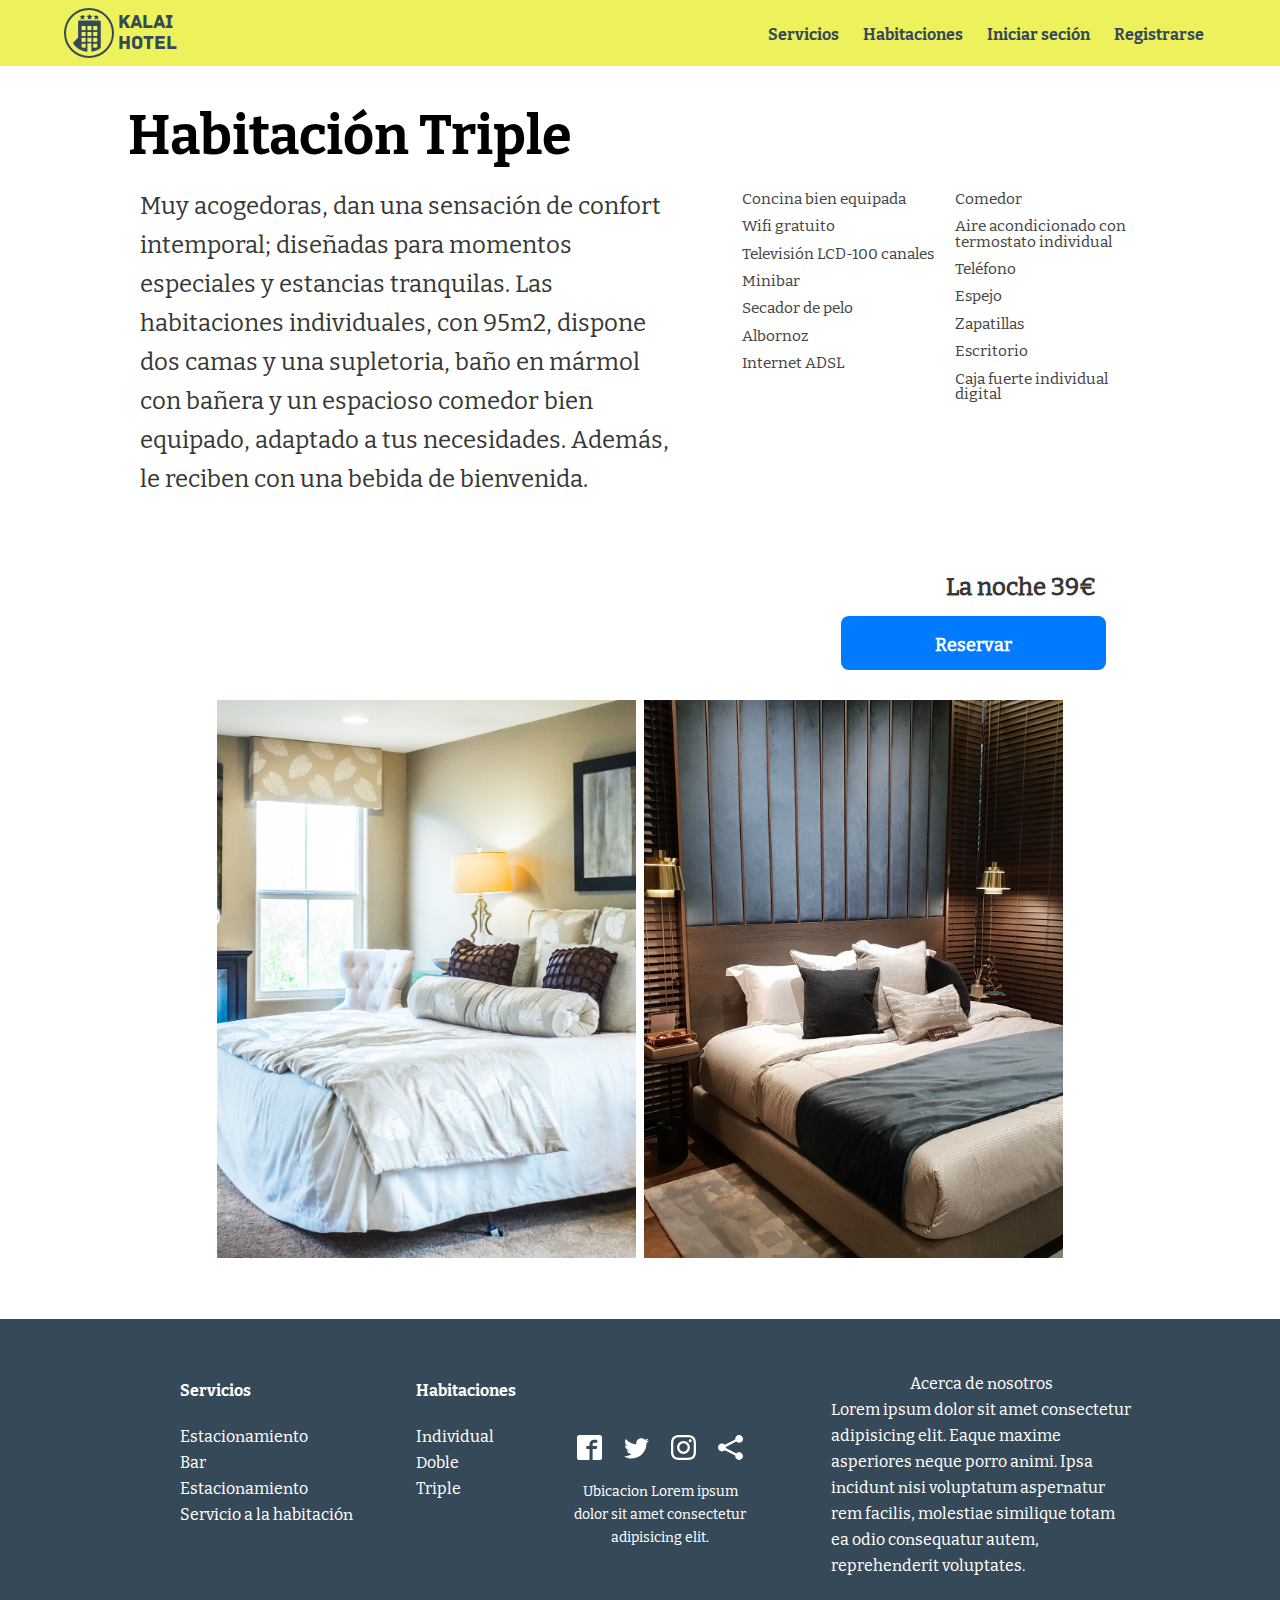
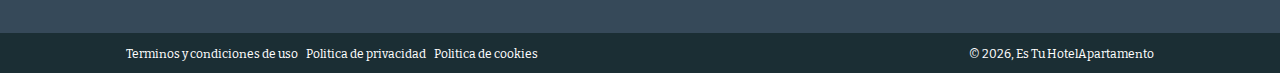
<file: habitacion-triple/index.html>
<!DOCTYPE html><html lang="en"><head><meta charSet="utf-8"/><meta http-equiv="x-ua-compatible" content="ie=edge"/><meta name="viewport" content="width=device-width, initial-scale=1, shrink-to-fit=no"/><style data-href="/styles.86cfaf8e02e9bec4b275.css">.PresetDateRangePicker_panel{padding:0 22px 11px}.PresetDateRangePicker_button{position:relative;height:100%;text-align:center;background:0 0;border:2px solid #00a699;color:#00a699;padding:4px 12px;margin-right:8px;font:inherit;font-weight:700;line-height:normal;overflow:visible;box-sizing:border-box;cursor:pointer}.PresetDateRangePicker_button:active{outline:0}.PresetDateRangePicker_button__selected{color:#fff;background:#00a699}.SingleDatePickerInput{display:inline-block;background-color:#fff}.SingleDatePickerInput__withBorder{border-radius:2px;border:1px solid #dbdbdb}.SingleDatePickerInput__rtl{direction:rtl}.SingleDatePickerInput__disabled{background-color:#f2f2f2}.SingleDatePickerInput__block{display:block}.SingleDatePickerInput__showClearDate{padding-right:30px}.SingleDatePickerInput_clearDate{background:0 0;border:0;color:inherit;font:inherit;line-height:normal;overflow:visible;cursor:pointer;padding:10px;margin:0 10px 0 5px;position:absolute;right:0;top:50%;-webkit-transform:translateY(-50%);transform:translateY(-50%)}.SingleDatePickerInput_clearDate__default:focus,.SingleDatePickerInput_clearDate__default:hover{background:#dbdbdb;border-radius:50%}.SingleDatePickerInput_clearDate__small{padding:6px}.SingleDatePickerInput_clearDate__hide{visibility:hidden}.SingleDatePickerInput_clearDate_svg{fill:#82888a;height:12px;width:15px;vertical-align:middle}.SingleDatePickerInput_clearDate_svg__small{height:9px}.SingleDatePickerInput_calendarIcon{background:0 0;border:0;color:inherit;font:inherit;line-height:normal;overflow:visible;cursor:pointer;display:inline-block;vertical-align:middle;padding:10px;margin:0 5px 0 10px}.SingleDatePickerInput_calendarIcon_svg{fill:#82888a;height:15px;width:14px;vertical-align:middle}.SingleDatePicker{position:relative;display:inline-block}.SingleDatePicker__block{display:block}.SingleDatePicker_picker{z-index:1;background-color:#fff;position:absolute}.SingleDatePicker_picker__rtl{direction:rtl}.SingleDatePicker_picker__directionLeft{left:0}.SingleDatePicker_picker__directionRight{right:0}.SingleDatePicker_picker__portal{background-color:rgba(0,0,0,.3);position:fixed;top:0;left:0;height:100%;width:100%}.SingleDatePicker_picker__fullScreenPortal{background-color:#fff}.SingleDatePicker_closeButton{background:0 0;border:0;color:inherit;font:inherit;line-height:normal;overflow:visible;cursor:pointer;position:absolute;top:0;right:0;padding:15px;z-index:2}.SingleDatePicker_closeButton:focus,.SingleDatePicker_closeButton:hover{color:darken(#cacccd,10%);text-decoration:none}.SingleDatePicker_closeButton_svg{height:15px;width:15px;fill:#cacccd}.DayPickerKeyboardShortcuts_buttonReset{background:0 0;border:0;border-radius:0;color:inherit;font:inherit;line-height:normal;overflow:visible;padding:0;cursor:pointer;font-size:14px}.DayPickerKeyboardShortcuts_buttonReset:active{outline:0}.DayPickerKeyboardShortcuts_show{width:33px;height:26px;position:absolute;z-index:2}.DayPickerKeyboardShortcuts_show:before{content:"";display:block;position:absolute}.DayPickerKeyboardShortcuts_show__bottomRight{bottom:0;right:0}.DayPickerKeyboardShortcuts_show__bottomRight:before{border-top:26px solid transparent;border-right:33px solid #00a699;bottom:0;right:0}.DayPickerKeyboardShortcuts_show__bottomRight:hover:before{border-right:33px solid #008489}.DayPickerKeyboardShortcuts_show__topRight{top:0;right:0}.DayPickerKeyboardShortcuts_show__topRight:before{border-bottom:26px solid transparent;border-right:33px solid #00a699;top:0;right:0}.DayPickerKeyboardShortcuts_show__topRight:hover:before{border-right:33px solid #008489}.DayPickerKeyboardShortcuts_show__topLeft{top:0;left:0}.DayPickerKeyboardShortcuts_show__topLeft:before{border-bottom:26px solid transparent;border-left:33px solid #00a699;top:0;left:0}.DayPickerKeyboardShortcuts_show__topLeft:hover:before{border-left:33px solid #008489}.DayPickerKeyboardShortcuts_showSpan{color:#fff;position:absolute}.DayPickerKeyboardShortcuts_showSpan__bottomRight{bottom:0;right:5px}.DayPickerKeyboardShortcuts_showSpan__topRight{top:1px;right:5px}.DayPickerKeyboardShortcuts_showSpan__topLeft{top:1px;left:5px}.DayPickerKeyboardShortcuts_panel{overflow:auto;background:#fff;border:1px solid #dbdbdb;border-radius:2px;position:absolute;top:0;bottom:0;right:0;left:0;z-index:2;padding:22px;margin:33px;text-align:left}.DayPickerKeyboardShortcuts_title{font-size:16px;font-weight:700;margin:0}.DayPickerKeyboardShortcuts_list{list-style:none;padding:0;font-size:14px}.DayPickerKeyboardShortcuts_close{position:absolute;right:22px;top:22px;z-index:2}.DayPickerKeyboardShortcuts_close:active{outline:0}.DayPickerKeyboardShortcuts_closeSvg{height:15px;width:15px;fill:#cacccd}.DayPickerKeyboardShortcuts_closeSvg:focus,.DayPickerKeyboardShortcuts_closeSvg:hover{fill:#82888a}.CalendarDay{box-sizing:border-box;cursor:pointer;font-size:14px;text-align:center}.CalendarDay:active{outline:0}.CalendarDay__defaultCursor{cursor:default}.CalendarDay__default{border:1px solid #e4e7e7;color:#484848;background:#fff}.CalendarDay__default:hover{background:#e4e7e7;border:1px solid #e4e7e7;color:inherit}.CalendarDay__hovered_offset{background:#f4f5f5;border:1px double #e4e7e7;color:inherit}.CalendarDay__outside{border:0;background:#fff;color:#484848}.CalendarDay__outside:hover{border:0}.CalendarDay__blocked_minimum_nights{background:#fff;border:1px solid #eceeee;color:#cacccd}.CalendarDay__blocked_minimum_nights:active,.CalendarDay__blocked_minimum_nights:hover{background:#fff;color:#cacccd}.CalendarDay__highlighted_calendar{background:#ffe8bc;color:#484848}.CalendarDay__highlighted_calendar:active,.CalendarDay__highlighted_calendar:hover{background:#ffce71;color:#484848}.CalendarDay__selected_span{background:#66e2da;border:1px double #33dacd;color:#fff}.CalendarDay__selected_span:active,.CalendarDay__selected_span:hover{background:#33dacd;border:1px double #33dacd;color:#fff}.CalendarDay__selected,.CalendarDay__selected:active,.CalendarDay__selected:hover{background:#00a699;border:1px double #00a699;color:#fff}.CalendarDay__hovered_span,.CalendarDay__hovered_span:hover{background:#b2f1ec;border:1px double #80e8e0;color:#007a87}.CalendarDay__hovered_span:active{background:#80e8e0;border:1px double #80e8e0;color:#007a87}.CalendarDay__blocked_calendar,.CalendarDay__blocked_calendar:active,.CalendarDay__blocked_calendar:hover{background:#cacccd;border:1px solid #cacccd;color:#82888a}.CalendarDay__blocked_out_of_range,.CalendarDay__blocked_out_of_range:active,.CalendarDay__blocked_out_of_range:hover{background:#fff;border:1px solid #e4e7e7;color:#cacccd}.CalendarDay__hovered_start_first_possible_end{background:#eceeee;border:1px double #eceeee}.CalendarDay__hovered_start_blocked_min_nights{background:#eceeee;border:1px double #e4e7e7}.CalendarMonth{background:#fff;text-align:center;vertical-align:top;-webkit-user-select:none;-ms-user-select:none;user-select:none}.CalendarMonth_table{border-collapse:collapse;border-spacing:0}.CalendarMonth_verticalSpacing{border-collapse:separate}.CalendarMonth_caption{color:#484848;font-size:18px;text-align:center;padding-top:22px;padding-bottom:37px;caption-side:top}.CalendarMonth_caption__verticalScrollable{padding-top:12px;padding-bottom:7px}.CalendarMonthGrid{background:#fff;text-align:left;z-index:0}.CalendarMonthGrid__animating{z-index:1}.CalendarMonthGrid__horizontal{position:absolute;left:9px}.CalendarMonthGrid__vertical,.CalendarMonthGrid__vertical_scrollable{margin:0 auto}.CalendarMonthGrid_month__horizontal{display:inline-block;vertical-align:top;min-height:100%}.CalendarMonthGrid_month__hideForAnimation{position:absolute;z-index:-1;opacity:0;pointer-events:none}.CalendarMonthGrid_month__hidden{visibility:hidden}.DayPickerNavigation{position:relative;z-index:2}.DayPickerNavigation__horizontal{height:0}.DayPickerNavigation__verticalScrollable_prevNav{z-index:1}.DayPickerNavigation__verticalDefault{position:absolute;width:100%;height:52px;bottom:0;left:0}.DayPickerNavigation__verticalScrollableDefault{position:relative}.DayPickerNavigation__bottom{height:auto}.DayPickerNavigation__bottomDefault{-webkit-box-pack:justify;-ms-flex-pack:justify;display:flex;justify-content:space-between}.DayPickerNavigation_button{cursor:pointer;-webkit-user-select:none;-ms-user-select:none;user-select:none;border:0;padding:0;margin:0}.DayPickerNavigation_button__default{border:1px solid #e4e7e7;background-color:#fff;color:#757575}.DayPickerNavigation_button__default:focus,.DayPickerNavigation_button__default:hover{border:1px solid #c4c4c4}.DayPickerNavigation_button__default:active{background:#f2f2f2}.DayPickerNavigation_button__disabled{cursor:default;border:1px solid #f2f2f2}.DayPickerNavigation_button__disabled:focus,.DayPickerNavigation_button__disabled:hover{border:1px solid #f2f2f2}.DayPickerNavigation_button__disabled:active{background:0 0}.DayPickerNavigation_button__horizontalDefault{position:absolute;top:18px;line-height:.78;border-radius:3px;padding:6px 9px}.DayPickerNavigation_bottomButton__horizontalDefault{position:static;margin:-10px 22px 30px}.DayPickerNavigation_leftButton__horizontalDefault{left:22px}.DayPickerNavigation_rightButton__horizontalDefault{right:22px}.DayPickerNavigation_button__verticalDefault{padding:5px;background:#fff;box-shadow:0 0 5px 2px rgba(0,0,0,.1);position:relative;display:inline-block;text-align:center;height:100%;width:50%}.DayPickerNavigation_nextButton__verticalDefault{border-left:0}.DayPickerNavigation_nextButton__verticalScrollableDefault,.DayPickerNavigation_prevButton__verticalScrollableDefault{width:100%}.DayPickerNavigation_svg__horizontal{height:19px;width:19px;fill:#82888a;display:block}.DayPickerNavigation_svg__vertical{height:42px;width:42px;fill:#484848}.DayPickerNavigation_svg__disabled{fill:#f2f2f2}.DayPicker{position:relative;text-align:left}.DayPicker,.DayPicker__horizontal{background:#fff}.DayPicker__verticalScrollable{height:100%}.DayPicker__hidden{visibility:hidden}.DayPicker__withBorder{box-shadow:0 2px 6px rgba(0,0,0,.05),0 0 0 1px rgba(0,0,0,.07);border-radius:3px}.DayPicker_portal__horizontal{box-shadow:none;position:absolute;left:50%;top:50%}.DayPicker_portal__vertical{position:static}.DayPicker_focusRegion{outline:0}.DayPicker_calendarInfo__horizontal,.DayPicker_wrapper__horizontal{display:inline-block;vertical-align:top}.DayPicker_weekHeaders{position:relative}.DayPicker_weekHeaders__horizontal{margin-left:9px}.DayPicker_weekHeader{color:#757575;position:absolute;top:62px;z-index:2;text-align:left}.DayPicker_weekHeader__vertical{left:50%}.DayPicker_weekHeader__verticalScrollable{top:0;display:table-row;border-bottom:1px solid #dbdbdb;background:#fff;margin-left:0;left:0;width:100%;text-align:center}.DayPicker_weekHeader_ul{list-style:none;margin:1px 0;padding-left:0;padding-right:0;font-size:14px}.DayPicker_weekHeader_li{display:inline-block;text-align:center}.DayPicker_transitionContainer{position:relative;overflow:hidden;border-radius:3px}.DayPicker_transitionContainer__horizontal{-webkit-transition:height .2s ease-in-out;transition:height .2s ease-in-out}.DayPicker_transitionContainer__vertical{width:100%}.DayPicker_transitionContainer__verticalScrollable{padding-top:20px;height:100%;position:absolute;top:0;bottom:0;right:0;left:0;overflow-y:scroll}.DateInput{margin:0;padding:0;background:#fff;position:relative;display:inline-block;width:130px;vertical-align:middle}.DateInput__small{width:97px}.DateInput__block{width:100%}.DateInput__disabled{background:#f2f2f2;color:#dbdbdb}.DateInput_input{font-weight:200;font-size:19px;line-height:24px;color:#484848;background-color:#fff;width:100%;padding:11px 11px 9px;border:0;border-bottom:2px solid transparent;border-radius:0}.DateInput_input__small{font-size:15px;line-height:18px;letter-spacing:.2px;padding:7px 7px 5px}.DateInput_input__regular{font-weight:auto}.DateInput_input__readOnly{-webkit-user-select:none;-ms-user-select:none;user-select:none}.DateInput_input__focused{outline:0;background:#fff;border:0;border-bottom:2px solid #008489}.DateInput_input__disabled{background:#f2f2f2;font-style:italic}.DateInput_screenReaderMessage{border:0;clip:rect(0,0,0,0);height:1px;margin:-1px;overflow:hidden;padding:0;position:absolute;width:1px}.DateInput_fang{position:absolute;width:20px;height:10px;left:22px;z-index:2}.DateInput_fangShape{fill:#fff}.DateInput_fangStroke{stroke:#dbdbdb;fill:transparent}.DateRangePickerInput{background-color:#fff;display:inline-block}.DateRangePickerInput__disabled{background:#f2f2f2}.DateRangePickerInput__withBorder{border-radius:2px;border:1px solid #dbdbdb}.DateRangePickerInput__rtl{direction:rtl}.DateRangePickerInput__block{display:block}.DateRangePickerInput__showClearDates{padding-right:30px}.DateRangePickerInput_arrow{display:inline-block;vertical-align:middle;color:#484848}.DateRangePickerInput_arrow_svg{vertical-align:middle;fill:#484848;height:24px;width:24px}.DateRangePickerInput_clearDates{background:0 0;border:0;color:inherit;font:inherit;line-height:normal;overflow:visible;cursor:pointer;padding:10px;margin:0 10px 0 5px;position:absolute;right:0;top:50%;-webkit-transform:translateY(-50%);transform:translateY(-50%)}.DateRangePickerInput_clearDates__small{padding:6px}.DateRangePickerInput_clearDates_default:focus,.DateRangePickerInput_clearDates_default:hover{background:#dbdbdb;border-radius:50%}.DateRangePickerInput_clearDates__hide{visibility:hidden}.DateRangePickerInput_clearDates_svg{fill:#82888a;height:12px;width:15px;vertical-align:middle}.DateRangePickerInput_clearDates_svg__small{height:9px}.DateRangePickerInput_calendarIcon{background:0 0;border:0;color:inherit;font:inherit;line-height:normal;overflow:visible;cursor:pointer;display:inline-block;vertical-align:middle;padding:10px;margin:0 5px 0 10px}.DateRangePickerInput_calendarIcon_svg{fill:#82888a;height:15px;width:14px;vertical-align:middle}.DateRangePicker{position:relative;display:inline-block}.DateRangePicker__block{display:block}.DateRangePicker_picker{z-index:1;background-color:#fff;position:absolute}.DateRangePicker_picker__rtl{direction:rtl}.DateRangePicker_picker__directionLeft{left:0}.DateRangePicker_picker__directionRight{right:0}.DateRangePicker_picker__portal{background-color:rgba(0,0,0,.3);position:fixed;top:0;left:0;height:100%;width:100%}.DateRangePicker_picker__fullScreenPortal{background-color:#fff}.DateRangePicker_closeButton{background:0 0;border:0;color:inherit;font:inherit;line-height:normal;overflow:visible;cursor:pointer;position:absolute;top:0;right:0;padding:15px;z-index:2}.DateRangePicker_closeButton:focus,.DateRangePicker_closeButton:hover{color:darken(#cacccd,10%);text-decoration:none}.DateRangePicker_closeButton_svg{height:15px;width:15px;fill:#cacccd}@font-face{font-family:Archive;src:url(/static/Archive-Regular-a51a0e278c95c61a3a4bf2a46e7407a4.otf)}@font-face{font-family:BitterPro_R;src:url(/static/BitterPro-Regular-22a6b8e171f8ca55cadbd527ab5fe279.ttf)}@font-face{font-family:BitterPro_B;src:url(/static/BitterPro-Bold-f445240175b9697b9bec7ee8adcfc7b8.ttf)}*{box-sizing:border-box}html{-ms-text-size-adjust:100%;-webkit-text-size-adjust:100%;font-family:BitterPro_R,sans-serif,Arial}body{margin:0;height:100%;overflow-y:hidden;-webkit-font-smoothing:antialiased;-moz-osx-font-smoothing:grayscale}article,aside,details,figcaption,figure,footer,header,main,menu,nav,section,summary{display:block}audio,canvas,progress,video{display:inline-block}audio:not([controls]){display:none;height:0}progress{vertical-align:baseline}[hidden],template{display:none}a{background-color:transparent;-webkit-text-decoration-skip:objects}a:active,a:hover{outline-width:0}abbr[title]{border-bottom:none;text-decoration:underline;-webkit-text-decoration:underline dotted;text-decoration:underline dotted}b,strong{font-weight:inherit;font-weight:bolder}dfn{font-style:italic}h1{font-size:2em;margin:.67em 0}mark{background-color:#ff0;color:#000}small{font-size:80%}sub,sup{font-size:75%;line-height:0;position:relative;vertical-align:baseline}sub{bottom:-.25em}sup{top:-.5em}img{border-style:none}svg:not(:root){overflow:hidden}code,kbd,pre,samp{font-family:monospace,monospace;font-size:1em}figure{margin:1em 40px}hr{box-sizing:content-box;height:0;overflow:visible}button,input,optgroup,select,textarea{font:inherit;margin:0}optgroup{font-weight:700}button,input{overflow:visible}button,select{text-transform:none}[type=reset],[type=submit],button,html [type=button]{-webkit-appearance:button}[type=button]::-moz-focus-inner,[type=reset]::-moz-focus-inner,[type=submit]::-moz-focus-inner,button::-moz-focus-inner{border-style:none;padding:0}[type=button]:-moz-focusring,[type=reset]:-moz-focusring,[type=submit]:-moz-focusring,button:-moz-focusring{outline:1px dotted ButtonText}fieldset{border:1px solid silver;margin:0 2px;padding:.35em .625em .75em}legend{box-sizing:border-box;color:inherit;display:table;max-width:100%;padding:0;white-space:normal}textarea{overflow:auto}[type=checkbox],[type=radio]{box-sizing:border-box;padding:0}[type=number]::-webkit-inner-spin-button,[type=number]::-webkit-outer-spin-button{height:auto}[type=search]{-webkit-appearance:textfield;outline-offset:-2px}[type=search]::-webkit-search-cancel-button,[type=search]::-webkit-search-decoration{-webkit-appearance:none}::-webkit-input-placeholder{color:inherit;opacity:.54}::-webkit-file-upload-button{-webkit-appearance:button;font:inherit}html{font:112.5%/1.45em;box-sizing:border-box;overflow-y:scroll}*,:after,:before{box-sizing:inherit}body{color:rgba(0,0,0,.8);font-weight:400;word-wrap:break-word;-webkit-font-kerning:normal;font-kerning:normal;-ms-font-feature-settings:"kern","liga","clig","calt";font-feature-settings:"kern","liga","clig","calt"}img{max-width:100%;margin-left:0;margin-right:0;margin-top:0;padding:0}h1{font-size:2.25rem}h1,h2{padding:0;margin:0 0 1.45rem;color:inherit;font-family:BitterPro_B,-apple-system,BlinkMacSystemFont,Segoe UI,Roboto,Oxygen,Ubuntu,Cantarell,Fira Sans,Droid Sans,Helvetica Neue,sans-serif;font-weight:700;text-rendering:optimizeLegibility;line-height:1.1}h2{font-size:1.62671rem}h3{font-size:1.38316rem}h3,h4{padding:0;margin:0 0 1.45rem;color:inherit;font-family:BitterPro_B,-apple-system,BlinkMacSystemFont,Segoe UI,Roboto,Oxygen,Ubuntu,Cantarell,Fira Sans,Droid Sans,Helvetica Neue,sans-serif;font-weight:700;text-rendering:optimizeLegibility;line-height:1.1}h4{font-size:1rem}h5{font-size:.85028rem}h5,h6{padding:0;margin:0 0 1.45rem;color:inherit;font-family:BitterPro_B,-apple-system,BlinkMacSystemFont,Segoe UI,Roboto,Oxygen,Ubuntu,Cantarell,Fira Sans,Droid Sans,Helvetica Neue,sans-serif;font-weight:700;text-rendering:optimizeLegibility;line-height:1.1}h6{font-size:.78405rem}hgroup{padding:0;margin:0 0 1.45rem}ol,ul{padding:0;margin:0 0 1.45rem 1.45rem;list-style-position:outside;list-style-image:none}dd,dl,figure,p{padding:0;margin:0 0 1.45rem}pre{font-size:.85rem;line-height:1.42;background:rgba(0,0,0,.04);border-radius:3px;overflow:auto;word-wrap:normal;padding:1.45rem}fieldset,pre{margin:0 0 1.45rem}fieldset{padding:0}blockquote{padding:0;margin:0 1.45rem 1.45rem}form,iframe,noscript{padding:0;margin:0 0 1.45rem}hr{padding:0;margin:0 0 calc(1.45rem - 1px);background:rgba(0,0,0,.2);border:none;height:1px}address{padding:0;margin:0 0 1.45rem}b,dt,strong{font-weight:700}li{margin-bottom:.725rem}ol li,ul li{padding-left:0}li>ol,li>ul{margin-left:1.45rem;margin-bottom:.725rem;margin-top:.725rem}blockquote :last-child,li :last-child,p :last-child{margin-bottom:0}li>p{margin-bottom:.725rem}code,kbd,samp{font-size:.85rem;line-height:1.45rem}abbr,abbr[title],acronym{border-bottom:1px dotted rgba(0,0,0,.5);cursor:help}abbr[title]{text-decoration:none}code,tt{background-color:rgba(0,0,0,.04);border-radius:3px;font-family:SFMono-Regular,Consolas,Roboto Mono,Droid Sans Mono,Liberation Mono,Menlo,Courier,monospace;padding:.2em 0}pre code{background:none;line-height:1.42}code:after,code:before,tt:after,tt:before{letter-spacing:-.2em;content:" "}pre code:after,pre code:before,pre tt:after,pre tt:before{content:""}@media only screen and (max-width:480px){html{font-size:100%}}.Toastify__toast-container{z-index:9999;-webkit-transform:translateZ(9999px);position:fixed;padding:4px;width:320px;box-sizing:border-box;color:#fff}.Toastify__toast-container--top-left{top:1em;left:1em}.Toastify__toast-container--top-center{top:1em;left:50%;margin-left:-160px}.Toastify__toast-container--top-right{top:1em;right:1em}.Toastify__toast-container--bottom-left{bottom:1em;left:1em}.Toastify__toast-container--bottom-center{bottom:1em;left:50%;margin-left:-160px}.Toastify__toast-container--bottom-right{bottom:1em;right:1em}@media only screen and (max-width:480px){.Toastify__toast-container{width:100vw;padding:0;left:0;margin:0}.Toastify__toast-container--top-center,.Toastify__toast-container--top-left,.Toastify__toast-container--top-right{top:0}.Toastify__toast-container--bottom-center,.Toastify__toast-container--bottom-left,.Toastify__toast-container--bottom-right{bottom:0}.Toastify__toast-container--rtl{right:0;left:auto}}.Toastify__toast{position:relative;min-height:64px;box-sizing:border-box;margin-bottom:1rem;padding:8px;border-radius:1px;box-shadow:0 1px 10px 0 rgba(0,0,0,.1),0 2px 15px 0 rgba(0,0,0,.05);display:flex;justify-content:space-between;max-height:800px;overflow:hidden;font-family:sans-serif;cursor:pointer;direction:ltr}.Toastify__toast--rtl{direction:rtl}.Toastify__toast--default{background:#fff;color:#aaa}.Toastify__toast--info{background:#3498db}.Toastify__toast--success{background:#07bc0c}.Toastify__toast--warning{background:#f1c40f}.Toastify__toast--error{background:#e74c3c}.Toastify__toast-body{margin:auto 0;flex:1 1}@media only screen and (max-width:480px){.Toastify__toast{margin-bottom:0}}.Toastify__close-button{color:#fff;font-weight:700;font-size:14px;background:transparent;outline:none;border:none;padding:0;cursor:pointer;opacity:.7;-webkit-transition:.3s ease;transition:.3s ease;align-self:flex-start}.Toastify__close-button--default{color:#000;opacity:.3}.Toastify__close-button:focus,.Toastify__close-button:hover{opacity:1}@-webkit-keyframes Toastify__trackProgress{0%{-webkit-transform:scaleX(1);transform:scaleX(1)}to{-webkit-transform:scaleX(0);transform:scaleX(0)}}@keyframes Toastify__trackProgress{0%{-webkit-transform:scaleX(1);transform:scaleX(1)}to{-webkit-transform:scaleX(0);transform:scaleX(0)}}.Toastify__progress-bar{position:absolute;bottom:0;left:0;width:100%;height:5px;z-index:9999;opacity:.7;background-color:hsla(0,0%,100%,.7);-webkit-transform-origin:left;transform-origin:left}.Toastify__progress-bar--animated{-webkit-animation:Toastify__trackProgress linear 1 forwards;animation:Toastify__trackProgress linear 1 forwards}.Toastify__progress-bar--controlled{-webkit-transition:-webkit-transform .2s;transition:-webkit-transform .2s;transition:transform .2s;transition:transform .2s,-webkit-transform .2s}.Toastify__progress-bar--rtl{right:0;left:auto;-webkit-transform-origin:right;transform-origin:right}.Toastify__progress-bar--default{background:-webkit-gradient(linear,left top,right top,from(#4cd964),color-stop(#5ac8fa),color-stop(#007aff),color-stop(#34aadc),color-stop(#5856d6),to(#ff2d55));background:linear-gradient(90deg,#4cd964,#5ac8fa,#007aff,#34aadc,#5856d6,#ff2d55)}@-webkit-keyframes Toastify__bounceInRight{0%,60%,75%,90%,to{-webkit-animation-timing-function:cubic-bezier(.215,.61,.355,1);animation-timing-function:cubic-bezier(.215,.61,.355,1)}0%{opacity:0;-webkit-transform:translate3d(3000px,0,0);transform:translate3d(3000px,0,0)}60%{opacity:1;-webkit-transform:translate3d(-25px,0,0);transform:translate3d(-25px,0,0)}75%{-webkit-transform:translate3d(10px,0,0);transform:translate3d(10px,0,0)}90%{-webkit-transform:translate3d(-5px,0,0);transform:translate3d(-5px,0,0)}to{-webkit-transform:none;transform:none}}@keyframes Toastify__bounceInRight{0%,60%,75%,90%,to{-webkit-animation-timing-function:cubic-bezier(.215,.61,.355,1);animation-timing-function:cubic-bezier(.215,.61,.355,1)}0%{opacity:0;-webkit-transform:translate3d(3000px,0,0);transform:translate3d(3000px,0,0)}60%{opacity:1;-webkit-transform:translate3d(-25px,0,0);transform:translate3d(-25px,0,0)}75%{-webkit-transform:translate3d(10px,0,0);transform:translate3d(10px,0,0)}90%{-webkit-transform:translate3d(-5px,0,0);transform:translate3d(-5px,0,0)}to{-webkit-transform:none;transform:none}}@-webkit-keyframes Toastify__bounceOutRight{20%{opacity:1;-webkit-transform:translate3d(-20px,0,0);transform:translate3d(-20px,0,0)}to{opacity:0;-webkit-transform:translate3d(2000px,0,0);transform:translate3d(2000px,0,0)}}@keyframes Toastify__bounceOutRight{20%{opacity:1;-webkit-transform:translate3d(-20px,0,0);transform:translate3d(-20px,0,0)}to{opacity:0;-webkit-transform:translate3d(2000px,0,0);transform:translate3d(2000px,0,0)}}@-webkit-keyframes Toastify__bounceInLeft{0%,60%,75%,90%,to{-webkit-animation-timing-function:cubic-bezier(.215,.61,.355,1);animation-timing-function:cubic-bezier(.215,.61,.355,1)}0%{opacity:0;-webkit-transform:translate3d(-3000px,0,0);transform:translate3d(-3000px,0,0)}60%{opacity:1;-webkit-transform:translate3d(25px,0,0);transform:translate3d(25px,0,0)}75%{-webkit-transform:translate3d(-10px,0,0);transform:translate3d(-10px,0,0)}90%{-webkit-transform:translate3d(5px,0,0);transform:translate3d(5px,0,0)}to{-webkit-transform:none;transform:none}}@keyframes Toastify__bounceInLeft{0%,60%,75%,90%,to{-webkit-animation-timing-function:cubic-bezier(.215,.61,.355,1);animation-timing-function:cubic-bezier(.215,.61,.355,1)}0%{opacity:0;-webkit-transform:translate3d(-3000px,0,0);transform:translate3d(-3000px,0,0)}60%{opacity:1;-webkit-transform:translate3d(25px,0,0);transform:translate3d(25px,0,0)}75%{-webkit-transform:translate3d(-10px,0,0);transform:translate3d(-10px,0,0)}90%{-webkit-transform:translate3d(5px,0,0);transform:translate3d(5px,0,0)}to{-webkit-transform:none;transform:none}}@-webkit-keyframes Toastify__bounceOutLeft{20%{opacity:1;-webkit-transform:translate3d(20px,0,0);transform:translate3d(20px,0,0)}to{opacity:0;-webkit-transform:translate3d(-2000px,0,0);transform:translate3d(-2000px,0,0)}}@keyframes Toastify__bounceOutLeft{20%{opacity:1;-webkit-transform:translate3d(20px,0,0);transform:translate3d(20px,0,0)}to{opacity:0;-webkit-transform:translate3d(-2000px,0,0);transform:translate3d(-2000px,0,0)}}@-webkit-keyframes Toastify__bounceInUp{0%,60%,75%,90%,to{-webkit-animation-timing-function:cubic-bezier(.215,.61,.355,1);animation-timing-function:cubic-bezier(.215,.61,.355,1)}0%{opacity:0;-webkit-transform:translate3d(0,3000px,0);transform:translate3d(0,3000px,0)}60%{opacity:1;-webkit-transform:translate3d(0,-20px,0);transform:translate3d(0,-20px,0)}75%{-webkit-transform:translate3d(0,10px,0);transform:translate3d(0,10px,0)}90%{-webkit-transform:translate3d(0,-5px,0);transform:translate3d(0,-5px,0)}to{-webkit-transform:translateZ(0);transform:translateZ(0)}}@keyframes Toastify__bounceInUp{0%,60%,75%,90%,to{-webkit-animation-timing-function:cubic-bezier(.215,.61,.355,1);animation-timing-function:cubic-bezier(.215,.61,.355,1)}0%{opacity:0;-webkit-transform:translate3d(0,3000px,0);transform:translate3d(0,3000px,0)}60%{opacity:1;-webkit-transform:translate3d(0,-20px,0);transform:translate3d(0,-20px,0)}75%{-webkit-transform:translate3d(0,10px,0);transform:translate3d(0,10px,0)}90%{-webkit-transform:translate3d(0,-5px,0);transform:translate3d(0,-5px,0)}to{-webkit-transform:translateZ(0);transform:translateZ(0)}}@-webkit-keyframes Toastify__bounceOutUp{20%{-webkit-transform:translate3d(0,-10px,0);transform:translate3d(0,-10px,0)}40%,45%{opacity:1;-webkit-transform:translate3d(0,20px,0);transform:translate3d(0,20px,0)}to{opacity:0;-webkit-transform:translate3d(0,-2000px,0);transform:translate3d(0,-2000px,0)}}@keyframes Toastify__bounceOutUp{20%{-webkit-transform:translate3d(0,-10px,0);transform:translate3d(0,-10px,0)}40%,45%{opacity:1;-webkit-transform:translate3d(0,20px,0);transform:translate3d(0,20px,0)}to{opacity:0;-webkit-transform:translate3d(0,-2000px,0);transform:translate3d(0,-2000px,0)}}@-webkit-keyframes Toastify__bounceInDown{0%,60%,75%,90%,to{-webkit-animation-timing-function:cubic-bezier(.215,.61,.355,1);animation-timing-function:cubic-bezier(.215,.61,.355,1)}0%{opacity:0;-webkit-transform:translate3d(0,-3000px,0);transform:translate3d(0,-3000px,0)}60%{opacity:1;-webkit-transform:translate3d(0,25px,0);transform:translate3d(0,25px,0)}75%{-webkit-transform:translate3d(0,-10px,0);transform:translate3d(0,-10px,0)}90%{-webkit-transform:translate3d(0,5px,0);transform:translate3d(0,5px,0)}to{-webkit-transform:none;transform:none}}@keyframes Toastify__bounceInDown{0%,60%,75%,90%,to{-webkit-animation-timing-function:cubic-bezier(.215,.61,.355,1);animation-timing-function:cubic-bezier(.215,.61,.355,1)}0%{opacity:0;-webkit-transform:translate3d(0,-3000px,0);transform:translate3d(0,-3000px,0)}60%{opacity:1;-webkit-transform:translate3d(0,25px,0);transform:translate3d(0,25px,0)}75%{-webkit-transform:translate3d(0,-10px,0);transform:translate3d(0,-10px,0)}90%{-webkit-transform:translate3d(0,5px,0);transform:translate3d(0,5px,0)}to{-webkit-transform:none;transform:none}}@-webkit-keyframes Toastify__bounceOutDown{20%{-webkit-transform:translate3d(0,10px,0);transform:translate3d(0,10px,0)}40%,45%{opacity:1;-webkit-transform:translate3d(0,-20px,0);transform:translate3d(0,-20px,0)}to{opacity:0;-webkit-transform:translate3d(0,2000px,0);transform:translate3d(0,2000px,0)}}@keyframes Toastify__bounceOutDown{20%{-webkit-transform:translate3d(0,10px,0);transform:translate3d(0,10px,0)}40%,45%{opacity:1;-webkit-transform:translate3d(0,-20px,0);transform:translate3d(0,-20px,0)}to{opacity:0;-webkit-transform:translate3d(0,2000px,0);transform:translate3d(0,2000px,0)}}.Toastify__bounce-enter--bottom-left,.Toastify__bounce-enter--top-left{-webkit-animation-name:Toastify__bounceInLeft;animation-name:Toastify__bounceInLeft}.Toastify__bounce-enter--bottom-right,.Toastify__bounce-enter--top-right{-webkit-animation-name:Toastify__bounceInRight;animation-name:Toastify__bounceInRight}.Toastify__bounce-enter--top-center{-webkit-animation-name:Toastify__bounceInDown;animation-name:Toastify__bounceInDown}.Toastify__bounce-enter--bottom-center{-webkit-animation-name:Toastify__bounceInUp;animation-name:Toastify__bounceInUp}.Toastify__bounce-exit--bottom-left,.Toastify__bounce-exit--top-left{-webkit-animation-name:Toastify__bounceOutLeft;animation-name:Toastify__bounceOutLeft}.Toastify__bounce-exit--bottom-right,.Toastify__bounce-exit--top-right{-webkit-animation-name:Toastify__bounceOutRight;animation-name:Toastify__bounceOutRight}.Toastify__bounce-exit--top-center{-webkit-animation-name:Toastify__bounceOutUp;animation-name:Toastify__bounceOutUp}.Toastify__bounce-exit--bottom-center{-webkit-animation-name:Toastify__bounceOutDown;animation-name:Toastify__bounceOutDown}@-webkit-keyframes Toastify__zoomIn{0%{opacity:0;-webkit-transform:scale3d(.3,.3,.3);transform:scale3d(.3,.3,.3)}50%{opacity:1}}@keyframes Toastify__zoomIn{0%{opacity:0;-webkit-transform:scale3d(.3,.3,.3);transform:scale3d(.3,.3,.3)}50%{opacity:1}}@-webkit-keyframes Toastify__zoomOut{0%{opacity:1}50%{opacity:0;-webkit-transform:scale3d(.3,.3,.3);transform:scale3d(.3,.3,.3)}to{opacity:0}}@keyframes Toastify__zoomOut{0%{opacity:1}50%{opacity:0;-webkit-transform:scale3d(.3,.3,.3);transform:scale3d(.3,.3,.3)}to{opacity:0}}.Toastify__zoom-enter{-webkit-animation-name:Toastify__zoomIn;animation-name:Toastify__zoomIn}.Toastify__zoom-exit{-webkit-animation-name:Toastify__zoomOut;animation-name:Toastify__zoomOut}@-webkit-keyframes Toastify__flipIn{0%{-webkit-transform:perspective(400px) rotateX(90deg);transform:perspective(400px) rotateX(90deg);-webkit-animation-timing-function:ease-in;animation-timing-function:ease-in;opacity:0}40%{-webkit-transform:perspective(400px) rotateX(-20deg);transform:perspective(400px) rotateX(-20deg);-webkit-animation-timing-function:ease-in;animation-timing-function:ease-in}60%{-webkit-transform:perspective(400px) rotateX(10deg);transform:perspective(400px) rotateX(10deg);opacity:1}80%{-webkit-transform:perspective(400px) rotateX(-5deg);transform:perspective(400px) rotateX(-5deg)}to{-webkit-transform:perspective(400px);transform:perspective(400px)}}@keyframes Toastify__flipIn{0%{-webkit-transform:perspective(400px) rotateX(90deg);transform:perspective(400px) rotateX(90deg);-webkit-animation-timing-function:ease-in;animation-timing-function:ease-in;opacity:0}40%{-webkit-transform:perspective(400px) rotateX(-20deg);transform:perspective(400px) rotateX(-20deg);-webkit-animation-timing-function:ease-in;animation-timing-function:ease-in}60%{-webkit-transform:perspective(400px) rotateX(10deg);transform:perspective(400px) rotateX(10deg);opacity:1}80%{-webkit-transform:perspective(400px) rotateX(-5deg);transform:perspective(400px) rotateX(-5deg)}to{-webkit-transform:perspective(400px);transform:perspective(400px)}}@-webkit-keyframes Toastify__flipOut{0%{-webkit-transform:perspective(400px);transform:perspective(400px)}30%{-webkit-transform:perspective(400px) rotateX(-20deg);transform:perspective(400px) rotateX(-20deg);opacity:1}to{-webkit-transform:perspective(400px) rotateX(90deg);transform:perspective(400px) rotateX(90deg);opacity:0}}@keyframes Toastify__flipOut{0%{-webkit-transform:perspective(400px);transform:perspective(400px)}30%{-webkit-transform:perspective(400px) rotateX(-20deg);transform:perspective(400px) rotateX(-20deg);opacity:1}to{-webkit-transform:perspective(400px) rotateX(90deg);transform:perspective(400px) rotateX(90deg);opacity:0}}.Toastify__flip-enter{-webkit-animation-name:Toastify__flipIn;animation-name:Toastify__flipIn}.Toastify__flip-exit{-webkit-animation-name:Toastify__flipOut;animation-name:Toastify__flipOut}@-webkit-keyframes Toastify__slideInRight{0%{-webkit-transform:translate3d(110%,0,0);transform:translate3d(110%,0,0);visibility:visible}to{-webkit-transform:translateZ(0);transform:translateZ(0)}}@keyframes Toastify__slideInRight{0%{-webkit-transform:translate3d(110%,0,0);transform:translate3d(110%,0,0);visibility:visible}to{-webkit-transform:translateZ(0);transform:translateZ(0)}}@-webkit-keyframes Toastify__slideInLeft{0%{-webkit-transform:translate3d(-110%,0,0);transform:translate3d(-110%,0,0);visibility:visible}to{-webkit-transform:translateZ(0);transform:translateZ(0)}}@keyframes Toastify__slideInLeft{0%{-webkit-transform:translate3d(-110%,0,0);transform:translate3d(-110%,0,0);visibility:visible}to{-webkit-transform:translateZ(0);transform:translateZ(0)}}@-webkit-keyframes Toastify__slideInUp{0%{-webkit-transform:translate3d(0,110%,0);transform:translate3d(0,110%,0);visibility:visible}to{-webkit-transform:translateZ(0);transform:translateZ(0)}}@keyframes Toastify__slideInUp{0%{-webkit-transform:translate3d(0,110%,0);transform:translate3d(0,110%,0);visibility:visible}to{-webkit-transform:translateZ(0);transform:translateZ(0)}}@-webkit-keyframes Toastify__slideInDown{0%{-webkit-transform:translate3d(0,-110%,0);transform:translate3d(0,-110%,0);visibility:visible}to{-webkit-transform:translateZ(0);transform:translateZ(0)}}@keyframes Toastify__slideInDown{0%{-webkit-transform:translate3d(0,-110%,0);transform:translate3d(0,-110%,0);visibility:visible}to{-webkit-transform:translateZ(0);transform:translateZ(0)}}@-webkit-keyframes Toastify__slideOutRight{0%{-webkit-transform:translateZ(0);transform:translateZ(0)}to{visibility:hidden;-webkit-transform:translate3d(110%,0,0);transform:translate3d(110%,0,0)}}@keyframes Toastify__slideOutRight{0%{-webkit-transform:translateZ(0);transform:translateZ(0)}to{visibility:hidden;-webkit-transform:translate3d(110%,0,0);transform:translate3d(110%,0,0)}}@-webkit-keyframes Toastify__slideOutLeft{0%{-webkit-transform:translateZ(0);transform:translateZ(0)}to{visibility:hidden;-webkit-transform:translate3d(-110%,0,0);transform:translate3d(-110%,0,0)}}@keyframes Toastify__slideOutLeft{0%{-webkit-transform:translateZ(0);transform:translateZ(0)}to{visibility:hidden;-webkit-transform:translate3d(-110%,0,0);transform:translate3d(-110%,0,0)}}@-webkit-keyframes Toastify__slideOutDown{0%{-webkit-transform:translateZ(0);transform:translateZ(0)}to{visibility:hidden;-webkit-transform:translate3d(0,500px,0);transform:translate3d(0,500px,0)}}@keyframes Toastify__slideOutDown{0%{-webkit-transform:translateZ(0);transform:translateZ(0)}to{visibility:hidden;-webkit-transform:translate3d(0,500px,0);transform:translate3d(0,500px,0)}}@-webkit-keyframes Toastify__slideOutUp{0%{-webkit-transform:translateZ(0);transform:translateZ(0)}to{visibility:hidden;-webkit-transform:translate3d(0,-500px,0);transform:translate3d(0,-500px,0)}}@keyframes Toastify__slideOutUp{0%{-webkit-transform:translateZ(0);transform:translateZ(0)}to{visibility:hidden;-webkit-transform:translate3d(0,-500px,0);transform:translate3d(0,-500px,0)}}.Toastify__slide-enter--bottom-left,.Toastify__slide-enter--top-left{-webkit-animation-name:Toastify__slideInLeft;animation-name:Toastify__slideInLeft}.Toastify__slide-enter--bottom-right,.Toastify__slide-enter--top-right{-webkit-animation-name:Toastify__slideInRight;animation-name:Toastify__slideInRight}.Toastify__slide-enter--top-center{-webkit-animation-name:Toastify__slideInDown;animation-name:Toastify__slideInDown}.Toastify__slide-enter--bottom-center{-webkit-animation-name:Toastify__slideInUp;animation-name:Toastify__slideInUp}.Toastify__slide-exit--bottom-left,.Toastify__slide-exit--top-left{-webkit-animation-name:Toastify__slideOutLeft;animation-name:Toastify__slideOutLeft}.Toastify__slide-exit--bottom-right,.Toastify__slide-exit--top-right{-webkit-animation-name:Toastify__slideOutRight;animation-name:Toastify__slideOutRight}.Toastify__slide-exit--top-center{-webkit-animation-name:Toastify__slideOutUp;animation-name:Toastify__slideOutUp}.Toastify__slide-exit--bottom-center{-webkit-animation-name:Toastify__slideOutDown;animation-name:Toastify__slideOutDown}.DateRangePickerInput{display:flex;justify-content:space-around;align-items:center;border:none;border-bottom:1px solid #dbdbdb}.DateInput{width:100%;text-align:center!important}.DateRangePicker{width:100%}@media (max-width:600px){.DateInput{width:100%;text-align:center!important;margin:4px 0}.DateInput input::-webkit-input-placeholder{text-align:center;font-size:14px}.DateInput input:-ms-input-placeholder{text-align:center;font-size:14px}.DateInput input::-ms-input-placeholder{text-align:center;font-size:14px}.DateInput input::placeholder{text-align:center;font-size:14px}.DateInput_fang{display:none}}</style><meta name="generator" content="Gatsby 2.18.4"/><style data-styled="jIEBfH ioYcc eQBLdW hqNITj cPcQWU dbtliB dYMiHs dPYxmC idrekG gdikJW frLQaR cjvdML krbBgP bSCtEc cuRFmC jIYNJg kiiCBg LAfkZ fpWsql hSFaAk fZGJVY cALedo eYyyZm ffDvyK eWGvuA gRiNOl jmGOUI sMHKD kMKtvI favOHS IBpUW cBXOKI ljvFEk fToWTy" data-styled-version="4.4.1">
/* sc-component-id: sc-4422fx-0 */
.ioYcc{background-color:rgba(237,242,92,1);-webkit-transition:300ms background-color;transition:300ms background-color;margin-bottom:20px;position:fixed;top:0px;right:0px;left:0px;z-index:10;}
/* sc-component-id: sc-4422fx-1 */
.eQBLdW{display:-webkit-box;display:-webkit-flex;display:-ms-flexbox;display:flex;-webkit-box-pack:justify;-webkit-justify-content:space-between;-ms-flex-pack:justify;justify-content:space-between;-webkit-align-items:center;-webkit-box-align:center;-ms-flex-align:center;align-items:center;max-width:90%;padding:8px 0px;margin:0 auto;}
/* sc-component-id: sc-4422fx-2 */
.bSCtEc{display:-webkit-box;display:-webkit-flex;display:-ms-flexbox;display:flex;-webkit-box-pack:justify;-webkit-justify-content:space-between;-ms-flex-pack:justify;justify-content:space-between;-webkit-align-items:center;-webkit-box-align:center;-ms-flex-align:center;align-items:center;font-family:"BitterPro_B";} .bSCtEc a{display:block;margin:0px 12px;-webkit-text-decoration:none;text-decoration:none;color:rgba(54,73,89,1);-webkit-transition:300ms;transition:300ms;padding:12px 0px;} .bSCtEc a:hover{opacity:0.6;} .bSCtEc .nav_perfil_container{position:relative;} .bSCtEc .nav_perfil_container .nav_perfil_hover_datos{position:absolute;top:100%;display:none;right:0px;color:rgba(54,73,89,1);} .bSCtEc .nav_perfil_container .nav_perfil_hover_datos > div{background-color:rgba(237,242,92,1);padding:16px 18px;width:200px;cursor:pointer;} .bSCtEc .nav_perfil_container .nav_perfil_hover_datos > div a{margin:0px;padding:0px;} .bSCtEc .nav_perfil_container .nav_perfil_hover_datos > div a:hover{opacity:1;} .bSCtEc .nav_perfil_container .nav_perfil_hover_datos > div:hover{background-color:#f2e05c;} .bSCtEc .nav_perfil_container .nav_perfil_hover_datos > div:first-child{background-color:white;text-align:center;border:5px solid #f2e05c;} .bSCtEc .nav_perfil_container .nav_perfil_hover_datos:hover{display:block;} .bSCtEc .nav_perfil_container .nav_perfil:hover + .nav_perfil_hover_datos{display:block;} @media (max-width:880px){.bSCtEc{font-size:14px;}} @media (max-width:820px){.bSCtEc{font-size:13px;}}
/* sc-component-id: sc-4422fx-3 */
.cPcQWU{width:50px;height:50px;border:2px solid rgba(54,73,89,1);padding:4px;border-radius:50%;fill:rgba(54,73,89,1);} .cPcQWU path{-webkit-transform:translateX(-2.7px);-ms-transform:translateX(-2.7px);transform:translateX(-2.7px);}
/* sc-component-id: sc-4422fx-4 */
.hqNITj{display:-webkit-box;display:-webkit-flex;display:-ms-flexbox;display:flex;-webkit-align-items:center;-webkit-box-align:center;-ms-flex-align:center;align-items:center;} .hqNITj a{-webkit-text-decoration:none;text-decoration:none;display:contents;color:white;}
/* sc-component-id: sc-4422fx-5 */
.dbtliB{display:inline-block;color:rgba(54,73,89,1);font-size:19px;-webkit-transition:300ms color;transition:300ms color;font-family:"Archive","BitterPro_B",sans-serif;line-height:1.1;margin:0px 4px;}
/* sc-component-id: sc-4422fx-6 */
.dYMiHs{display:none;width:34px;height:100%;cursor:pointer;}
/* sc-component-id: sc-4422fx-7 */
.idrekG{height:4px;margin-top:4px;width:100%;border-radius:4px;background-color:rgba(54,73,89,1);-webkit-animation:dPYxmC 0.7s cubic-bezier(0.08,1.41,0.66,0.97) forwards;animation:dPYxmC 0.7s cubic-bezier(0.08,1.41,0.66,0.97) forwards;}
/* sc-component-id: sc-4422fx-8 */
.frLQaR{height:4px;margin-top:4px;width:100%;border-radius:4px;background-color:rgba(54,73,89,1);-webkit-transition:300ms;transition:300ms;-webkit-animation:gdikJW 0.7s cubic-bezier(0.08,1.41,0.66,0.97) forwards;animation:gdikJW 0.7s cubic-bezier(0.08,1.41,0.66,0.97) forwards;}
/* sc-component-id: sc-4422fx-9 */
.krbBgP{height:4px;margin-top:4px;width:100%;border-radius:4px;background-color:rgba(54,73,89,1);-webkit-animation:cjvdML 0.7s cubic-bezier(0.08,1.41,0.66,0.97) forwards;animation:cjvdML 0.7s cubic-bezier(0.08,1.41,0.66,0.97) forwards;}
/* sc-component-id: sc-5aa6fk-0 */
.jIYNJg{display:-webkit-box;display:-webkit-flex;display:-ms-flexbox;display:flex;-webkit-flex-direction:column;-ms-flex-direction:column;flex-direction:column;-webkit-align-items:center;-webkit-box-align:center;-ms-flex-align:center;align-items:center;background-color:rgba(54,73,89,1);color:white;}
/* sc-component-id: sc-5aa6fk-1 */
.kiiCBg{display:-webkit-box;display:-webkit-flex;display:-ms-flexbox;display:flex;width:85%;margin:0 auto;-webkit-box-pack:space-around;-webkit-justify-content:space-around;-ms-flex-pack:space-around;justify-content:space-around;-webkit-flex-direction:row-reverse;-ms-flex-direction:row-reverse;flex-direction:row-reverse;-webkit-flex-wrap:wrap;-ms-flex-wrap:wrap;flex-wrap:wrap;padding:50px 24px 32px;} @media (max-width:600px){.kiiCBg{max-width:100%;padding:24px 4px;}}
/* sc-component-id: sc-5aa6fk-2 */
.LAfkZ{max-width:300px;display:-webkit-box;display:-webkit-flex;display:-ms-flexbox;display:flex;-webkit-align-items:center;-webkit-box-align:center;-ms-flex-align:center;align-items:center;-webkit-box-pack:space-around;-webkit-justify-content:space-around;-ms-flex-pack:space-around;justify-content:space-around;-webkit-flex-direction:column;-ms-flex-direction:column;flex-direction:column;-webkit-flex-wrap:wrap;-ms-flex-wrap:wrap;flex-wrap:wrap;} @media (max-width:600px){.LAfkZ{max-width:100%;}}
/* sc-component-id: sc-5aa6fk-3 */
.eWGvuA{width:100%;font-size:14px;font-weight:200;text-align:center;}
/* sc-component-id: sc-5aa6fk-4 */
.cALedo{display:-webkit-box;display:-webkit-flex;display:-ms-flexbox;display:flex;-webkit-flex-direction:column;-ms-flex-direction:column;flex-direction:column;width:30%;-webkit-align-self:center;-ms-flex-item-align:center;align-self:center;} @media (max-width:800px){.cALedo{width:100%;padding:24px 40px;}} @media (max-width:500px){.cALedo{width:100%;padding:0;margin:12px 0px;}}
/* sc-component-id: sc-5aa6fk-5 */
.fpWsql{display:-webkit-box;display:-webkit-flex;display:-ms-flexbox;display:flex;-webkit-align-items:baseline;-webkit-box-align:baseline;-ms-flex-align:baseline;align-items:baseline;-webkit-box-pack:space-around;-webkit-justify-content:space-around;-ms-flex-pack:space-around;justify-content:space-around;-webkit-flex-wrap:wrap;-ms-flex-wrap:wrap;flex-wrap:wrap;width:60%;} @media (max-width:600px){.fpWsql{width:100%;}}
/* sc-component-id: sc-5aa6fk-6 */
.gRiNOl{width:100%;margin:0 auto;padding:6px 24px 6px;display:-webkit-box;display:-webkit-flex;display:-ms-flexbox;display:flex;width:100%;font-size:12px;text-align:center;-webkit-align-items:center;-webkit-box-align:center;-ms-flex-align:center;align-items:center;-webkit-flex-wrap:wrap;-ms-flex-wrap:wrap;flex-wrap:wrap;-webkit-box-pack:space-around;-webkit-justify-content:space-around;-ms-flex-pack:space-around;justify-content:space-around;background-color:rgb(27,46,52);} .gRiNOl a{cursor:pointer;-webkit-transition:300ms;transition:300ms;} .gRiNOl a:hover{color:lightslategrey;} .gRiNOl a,.gRiNOl div{padding:4px;} @media (min-width:789px){.gRiNOl{-webkit-box-pack:center;-webkit-justify-content:center;-ms-flex-pack:center;justify-content:center;}.gRiNOl div{width:50%;text-align:right;}}
/* sc-component-id: sc-5aa6fk-7 */
.eYyyZm{display:-webkit-box;display:-webkit-flex;display:-ms-flexbox;display:flex;-webkit-flex-wrap:wrap;-ms-flex-wrap:wrap;flex-wrap:wrap;-webkit-box-pack:space-around;-webkit-justify-content:space-around;-ms-flex-pack:space-around;justify-content:space-around;-webkit-align-items:center;-webkit-box-align:center;-ms-flex-align:center;align-items:center;margin:12px 0px;}
/* sc-component-id: sc-5aa6fk-8 */
.ffDvyK{cursor:pointer;} .ffDvyK svg{width:25px;height:25px;} .ffDvyK svg path{fill:white;-webkit-transition:300ms;transition:300ms;} .ffDvyK:hover svg path{opacity:0.5;}
/* sc-component-id: sc-5aa6fk-9 */
.hSFaAk{min-height:120px;margin:12px;} .hSFaAk a{display:block;-webkit-text-decoration:none;text-decoration:none;color:inherit;}
/* sc-component-id: sc-5aa6fk-10 */
.fZGJVY{min-height:120px;margin:12px;} .fZGJVY a{display:block;-webkit-text-decoration:none;text-decoration:none;color:inherit;}
/* sc-component-id: buex7r-1 */
.cuRFmC{height:100%;min-height:100vh;margin:0 auto;margin-top:50px;} @media (max-width:800px){.cuRFmC{width:100%;}}
/* sc-component-id: piho0o-0 */
.jmGOUI{width:100%;padding:4vw 0px;}
/* sc-component-id: piho0o-1 */
.sMHKD{max-width:80%;margin:0 auto;position:relative;} @media (max-width:860px){.sMHKD{max-width:100%;padding:0px 8px;position:static;height:auto;z-index:0;}}
/* sc-component-id: piho0o-2 */
.ljvFEk{width:100%;text-align:center;}
/* sc-component-id: piho0o-3 */
.fToWTy{width:33.3333%;padding:4px;} @media (max-width:860px){}
/* sc-component-id: piho0o-4 */
.kMKtvI{font-size:54px;color:black;}
/* sc-component-id: piho0o-5 */
.favOHS{display:-webkit-box;display:-webkit-flex;display:-ms-flexbox;display:flex;-webkit-flex-wrap:wrap;-ms-flex-wrap:wrap;flex-wrap:wrap;margin:20px 0px 20px;} .favOHS p{font-size:24px;width:55%;padding:0 12px;} .favOHS ul{width:40%;margin:0px 0 0 5%;font-size:15.4px;line-height:1;color:#464646;} .favOHS ul .float-left{float:left;} .favOHS ul .float-right{float:right;} .favOHS ul li{width:48%;margin:6px 0px;display:inline-block;} @media (max-width:1042px){.favOHS{-webkit-flex-direction:column;-ms-flex-direction:column;flex-direction:column;}.favOHS p{width:100%;}.favOHS ul{width:100%;}}
/* sc-component-id: piho0o-6 */
.cBXOKI{padding:12px 94px;font-size:18px;color:white;display:block;width:-webkit-fit-content;width:-moz-fit-content;width:fit-content;background-color:#007aff;font-weight:bold;border-radius:8px;cursor:pointer;-webkit-text-decoration:none;text-decoration:none;color:white;} @media (max-width:500px){.cBXOKI{text-align:center;width:100%;}}
/* sc-component-id: piho0o-8 */
.IBpUW{width:100%;display:-webkit-box;display:-webkit-flex;display:-ms-flexbox;display:flex;-webkit-flex-direction:column;-ms-flex-direction:column;flex-direction:column;-webkit-align-items:flex-end;-webkit-box-align:flex-end;-ms-flex-align:flex-end;align-items:flex-end;padding:20px 40px;} .IBpUW >div{margin:6px;} .IBpUW .precio-la-noche{font-size:24px;margin-right:16px;font-weight:bold;}
/* sc-component-id: sc-keyframes-dPYxmC */
@-webkit-keyframes dPYxmC{0%{-webkit-transform:translateY(8px) rotate(45deg);-ms-transform:translateY(8px) rotate(45deg);transform:translateY(8px) rotate(45deg);}100%{-webkit-transform:translateY(0) rotate(0deg);-ms-transform:translateY(0) rotate(0deg);transform:translateY(0) rotate(0deg);}} @keyframes dPYxmC{0%{-webkit-transform:translateY(8px) rotate(45deg);-ms-transform:translateY(8px) rotate(45deg);transform:translateY(8px) rotate(45deg);}100%{-webkit-transform:translateY(0) rotate(0deg);-ms-transform:translateY(0) rotate(0deg);transform:translateY(0) rotate(0deg);}}
/* sc-component-id: sc-keyframes-gdikJW */
@-webkit-keyframes gdikJW{0%{-webkit-transform:scale(0);-ms-transform:scale(0);transform:scale(0);opacity:0;}100%{-webkit-transform:scale(1);-ms-transform:scale(1);transform:scale(1);opacity:1;}} @keyframes gdikJW{0%{-webkit-transform:scale(0);-ms-transform:scale(0);transform:scale(0);opacity:0;}100%{-webkit-transform:scale(1);-ms-transform:scale(1);transform:scale(1);opacity:1;}}
/* sc-component-id: sc-keyframes-cjvdML */
@-webkit-keyframes cjvdML{0%{-webkit-transform:translateY(-8px) rotate(-45deg);-ms-transform:translateY(-8px) rotate(-45deg);transform:translateY(-8px) rotate(-45deg);}100%{-webkit-transform:translateY(0) rotate(0deg);-ms-transform:translateY(0) rotate(0deg);transform:translateY(0) rotate(0deg);}} @keyframes cjvdML{0%{-webkit-transform:translateY(-8px) rotate(-45deg);-ms-transform:translateY(-8px) rotate(-45deg);transform:translateY(-8px) rotate(-45deg);}100%{-webkit-transform:translateY(0) rotate(0deg);-ms-transform:translateY(0) rotate(0deg);transform:translateY(0) rotate(0deg);}}</style><title data-react-helmet="true">Habitación Triple | kalai Hotel</title><meta data-react-helmet="true" name="description" content="Reserva una habitación y disfruta de unas vacaciones unicas . Realizada para un proyecto en la universidad,"/><meta data-react-helmet="true" property="og:title" content="Habitación Triple"/><meta data-react-helmet="true" property="og:description" content="Reserva una habitación y disfruta de unas vacaciones unicas . Realizada para un proyecto en la universidad,"/><meta data-react-helmet="true" property="og:type" content="website"/><meta data-react-helmet="true" name="twitter:card" content="summary"/><meta data-react-helmet="true" name="twitter:creator" content="@avicdro"/><meta data-react-helmet="true" name="twitter:title" content="Habitación Triple"/><meta data-react-helmet="true" name="twitter:description" content="Reserva una habitación y disfruta de unas vacaciones unicas . Realizada para un proyecto en la universidad,"/><link rel="icon" href="/icons/icon-48x48.png?v=072040343dd6a55e53cc721268c4ec5e"/><link rel="manifest" href="/manifest.webmanifest"/><meta name="theme-color" content="rgba(237,242,92, 1)"/><link rel="apple-touch-icon" sizes="48x48" href="/icons/icon-48x48.png?v=072040343dd6a55e53cc721268c4ec5e"/><link rel="apple-touch-icon" sizes="72x72" href="/icons/icon-72x72.png?v=072040343dd6a55e53cc721268c4ec5e"/><link rel="apple-touch-icon" sizes="96x96" href="/icons/icon-96x96.png?v=072040343dd6a55e53cc721268c4ec5e"/><link rel="apple-touch-icon" sizes="144x144" href="/icons/icon-144x144.png?v=072040343dd6a55e53cc721268c4ec5e"/><link rel="apple-touch-icon" sizes="192x192" href="/icons/icon-192x192.png?v=072040343dd6a55e53cc721268c4ec5e"/><link rel="apple-touch-icon" sizes="256x256" href="/icons/icon-256x256.png?v=072040343dd6a55e53cc721268c4ec5e"/><link rel="apple-touch-icon" sizes="384x384" href="/icons/icon-384x384.png?v=072040343dd6a55e53cc721268c4ec5e"/><link rel="apple-touch-icon" sizes="512x512" href="/icons/icon-512x512.png?v=072040343dd6a55e53cc721268c4ec5e"/><link as="script" rel="preload" href="/webpack-runtime-189a98b7ad303f1e4702.js"/><link as="script" rel="preload" href="/app-769c6a79f79b9178bb85.js"/><link as="script" rel="preload" href="/styles-cb0a2143f96f828d7b3b.js"/><link as="script" rel="preload" href="/commons-a0e8b8d4f5660076a93e.js"/><link as="script" rel="preload" href="/component---src-pages-habitacion-triple-js-3c0e238e69391df8b521.js"/><link as="fetch" rel="preload" href="/page-data\habitacion-triple\page-data.json" crossorigin="anonymous"/></head><body><noscript id="gatsby-noscript">This app works best with JavaScript enabled.</noscript><div id="___gatsby"><div><link href="https://fonts.googleapis.com/css?family=Roboto&amp;display=swap" rel="stylesheet"/><div class="buex7r-0 jIEBfH"><header class="sc-4422fx-0 ioYcc"><div class="sc-4422fx-1 eQBLdW"><div class="sc-4422fx-4 hqNITj"><a aria-current="page" class="" href="/"><svg width="35.755131" height="49.011456" viewBox="0 0 35.755131 49.011456" class="sc-4422fx-3 cPcQWU"><path d="M 1.0219673,48.796884 C 0.7684833,48.671413 0.478109,48.415254 0.321967,48.179365 L 0.05514,47.776261 0.02757,42.613474 0,37.450687 l 3.2512205,-3.591803 3.25122,-3.591803 0.02635,-10.41062 0.02635,-10.4106202 0.289153,-0.379076 C 7.0033185,8.8582732 7.3262705,8.6023902 7.5619565,8.4981352 7.9765965,8.3147201 8.4206755,8.309437 21.272802,8.3350188 l 13.282329,0.026438 0.361571,0.2447084 c 0.198864,0.134589 0.468863,0.4012916 0.6,0.5926726 l 0.23843,0.347965 V 28.669848 47.792893 l -0.305797,0.384282 c -0.168189,0.211355 -0.503974,0.485532 -0.74619,0.609282 -0.440255,0.22493 -0.442034,0.225 -5.719203,0.225 h -5.278811 l -0.0015,-5.375 c -8.01e-4,-2.95625 -0.03459,-5.424513 -0.075,-5.48503 -0.194174,-0.290799 -0.559152,-0.33997 -2.523471,-0.33997 -1.964319,0 -2.329297,0.04917 -2.523468,0.33997 -0.04041,0.06052 -0.07416,2.52878 -0.075,5.48503 l -0.0015,5.375 -8.5250005,-7.9e-5 c -8.5146152,-7.9e-5 -8.5255282,-3e-4 -8.9581732,-0.214494 z M 16.14947,43.289206 c 0.129584,-0.185007 0.15567,-0.595559 0.15567,-2.45 0,-2.094416 -0.01197,-2.239719 -0.2,-2.427749 -0.188237,-0.188238 -0.333332,-0.2 -2.467125,-0.2 -1.969252,0 -2.291154,0.02175 -2.45,0.165499 -0.167186,0.151301 -0.182874,0.365149 -0.182874,2.492857 0,1.982447 0.02329,2.350647 0.157143,2.484501 0.133892,0.133892 0.502948,0.157143 2.494329,0.157143 2.301821,0 2.339543,-0.0034 2.492857,-0.222251 z m 14.972796,0.05675 c 0.167075,-0.1512 0.182874,-0.364346 0.182874,-2.467126 0,-2.001356 -0.02159,-2.325485 -0.165499,-2.484501 -0.151131,-0.166999 -0.36381,-0.182874 -2.45,-0.182874 -2.151168,0 -2.296174,0.01167 -2.484501,0.2 -0.18803,0.18803 -0.2,0.333333 -0.2,2.427749 0,1.854441 0.02609,2.264993 0.15567,2.45 0.153231,0.218768 0.191895,0.222251 2.467126,0.222251 2.010502,0 2.335266,-0.02155 2.49433,-0.165499 z M 16.061028,35.869673 c 0.180616,-0.131927 0.196225,-0.299448 0.224499,-2.409332 0.02588,-1.931522 0.007,-2.303211 -0.127305,-2.508215 L 16.00053,30.711457 h -2.340551 c -1.994442,0 -2.36379,0.02324 -2.497695,0.157143 -0.133788,0.133787 -0.157143,0.500475 -0.157143,2.467126 0,2.009131 0.02155,2.3338 0.165499,2.492857 0.151053,0.166913 0.363215,0.182874 2.430886,0.182874 1.7974,0 2.305488,-0.02929 2.459502,-0.141784 z m 7.544112,-0.05822 c 0.188238,-0.188238 0.2,-0.333333 0.2,-2.467126 0,-1.969252 -0.02175,-2.291153 -0.165499,-2.45 -0.1512,-0.167075 -0.364346,-0.182874 -2.467126,-0.182874 -2.001356,0 -2.325485,0.02159 -2.484501,0.165499 -0.167193,0.151307 -0.182874,0.365195 -0.182874,2.494329 0,2.293186 0.0034,2.331214 0.222251,2.484502 0.185007,0.129584 0.595559,0.15567 2.45,0.15567 2.094416,0 2.239719,-0.01197 2.427749,-0.2 z m 7.517126,0.0345 c 0.167075,-0.1512 0.182874,-0.364346 0.182874,-2.467126 0,-2.001356 -0.02159,-2.325485 -0.165499,-2.484501 -0.151307,-0.167193 -0.365195,-0.182874 -2.494329,-0.182874 -2.293186,0 -2.331214,0.0034 -2.484502,0.222251 -0.129584,0.185007 -0.15567,0.595559 -0.15567,2.45 0,2.094416 0.01197,2.239719 0.200001,2.427749 0.188237,0.188238 0.333333,0.2 2.467126,0.2 1.969251,0 2.291153,-0.02174 2.449999,-0.165499 z M 15.96517,28.334926 c 0.293386,-0.1959 0.33997,-0.558277 0.33997,-2.644644 0,-1.769883 -0.02658,-2.172274 -0.15567,-2.356574 -0.153314,-0.218888 -0.191036,-0.222251 -2.492857,-0.222251 -1.991381,0 -2.360437,0.02325 -2.494329,0.157143 -0.133892,0.133892 -0.157143,0.502948 -0.157143,2.494329 0,2.301821 0.0034,2.339543 0.222251,2.492858 0.185,0.129579 0.591435,0.155413 2.425,0.154139 1.211511,-8e-4 2.252261,-0.03459 2.312778,-0.075 z m 7.63997,-0.123469 c 0.188238,-0.188238 0.2,-0.333333 0.2,-2.467126 0,-1.969252 -0.02175,-2.291153 -0.165499,-2.45 -0.151301,-0.167186 -0.365149,-0.182874 -2.492856,-0.182874 -1.982447,0 -2.350647,0.02329 -2.484501,0.157143 -0.133892,0.133892 -0.157143,0.502948 -0.157143,2.494329 0,2.301821 0.0034,2.339543 0.222251,2.492858 0.185007,0.129584 0.595559,0.15567 2.45,0.15567 2.094416,0 2.239719,-0.01197 2.427748,-0.2 z m 7.47775,0.04433 c 0.218888,-0.153315 0.222251,-0.191037 0.222251,-2.492858 0,-1.991381 -0.02325,-2.360437 -0.157143,-2.494329 -0.133788,-0.133787 -0.500475,-0.157143 -2.467127,-0.157143 -2.00913,0 -2.333799,0.02155 -2.492857,0.165499 -0.166999,0.151132 -0.182874,0.363811 -0.182874,2.45 0,2.151168 0.01167,2.296174 0.200001,2.484501 0.188029,0.18803 0.333333,0.2 2.427748,0.2 1.854442,0 2.264993,-0.02609 2.450001,-0.15567 z M 16.114146,20.625379 c 0.174919,-0.216209 0.190994,-0.41938 0.190994,-2.413922 0,-1.995295 -0.01602,-2.197631 -0.191165,-2.413922 -0.190845,-0.235685 -0.194981,-0.236078 -2.48463,-0.236078 -1.80855,0 -2.3288,0.02933 -2.460581,0.138694 -0.14911,0.12375 -0.164236,0.398198 -0.14037,2.547107 l 0.02675,2.408413 0.25,0.129317 c 0.187048,0.09675 0.799952,0.122663 2.434006,0.102893 2.159835,-0.02613 2.186119,-0.02904 2.374999,-0.262502 z m 7.322568,0.171108 c 0.120134,-0.06323 0.251488,-0.164484 0.291895,-0.225 0.04041,-0.06052 0.07416,-1.130566 0.075,-2.377887 0.0016,-2.439541 -0.01192,-2.506414 -0.535309,-2.637776 -0.12257,-0.03076 -1.180626,-0.04208 -2.351235,-0.02515 -1.971785,0.02852 -2.13881,0.04507 -2.270152,0.224896 -0.112464,0.153983 -0.141773,0.661702 -0.141773,2.455887 0,2.311419 0.02834,2.497773 0.4,2.630602 0.311509,0.11133 4.309876,0.07112 4.531574,-0.04557 z m 7.726643,-0.129143 c 0.207179,-0.283644 0.207179,-4.62813 0,-4.911774 -0.131825,-0.180476 -0.299028,-0.196233 -2.379943,-0.224282 -2.154077,-0.02904 -2.248304,-0.02219 -2.508216,0.182258 l -0.270057,0.212427 v 2.285484 2.285484 l 0.270057,0.212427 c 0.259912,0.204446 0.354139,0.211293 2.508216,0.182258 2.080916,-0.02805 2.248119,-0.04381 2.379943,-0.224282 z M 9.8251405,6.8914569 C 9.6502365,6.7165525 9.6717715,6.5621142 10.014527,5.533283 10.184689,5.0225154 10.298559,4.5385418 10.26757,4.4577861 10.236581,4.3770304 9.8274805,4.0319046 9.3584575,3.6908399 8.4498375,3.0301076 8.2833175,2.7905783 8.5481825,2.5253061 c 0.126726,-0.1269205 0.409641,-0.171448 1.255266,-0.1975638 0.7153765,-0.022093 1.1274855,-0.076873 1.1955795,-0.1589212 0.05715,-0.068864 0.250657,-0.5447341 0.430012,-1.0574899 0.518306,-1.48177492 0.833896,-1.48177492 1.3522,0 0.179356,0.5127558 0.376115,0.9925478 0.437244,1.0662044 0.08032,0.096776 0.410872,0.1339212 1.191759,0.1339212 0.849041,0 1.114287,0.033675 1.237755,0.1571429 0.30677,0.3067702 0.181382,0.4770926 -1.017857,1.382619 -0.723107,0.5460065 -0.728071,0.5687374 -0.373513,1.7102381 0.278213,0.8957079 0.303289,1.1552237 0.128513,1.3300001 -0.20467,0.2046703 -0.372085,0.1393376 -1.23,-0.4800001 -0.45712,-0.33 -0.917404,-0.6 -1.022853,-0.6 -0.105448,0 -0.560325,0.27 -1.010835,0.6 -0.827211,0.6059327 -1.077647,0.6986648 -1.2963125,0.4800001 z M 18.902226,6.8060119 C 18.814537,6.6421642 18.85629,6.4084206 19.108435,5.6515704 19.293638,5.0956511 19.39955,4.6112178 19.364133,4.4820153 19.330778,4.360335 18.934148,3.9922289 18.479407,3.6609148 17.660492,3.0642715 17.44091,2.7356865 17.69279,2.4838064 17.75031,2.4262854 18.327871,2.3527256 18.976258,2.3203399 l 1.178883,-0.058883 0.350978,-1.0209791 c 0.391571,-1.13905824 0.472966,-1.26052544 0.812488,-1.21248744 0.201784,0.02855 0.287953,0.1804758 0.586534,1.03413204 0.192499,0.5503661 0.386406,1.0566161 0.430902,1.125 0.05602,0.08609 0.404081,0.1243345 1.131574,0.1243345 1.154679,0 1.437524,0.087255 1.437524,0.4434633 0,0.181418 -0.2094,0.3923391 -0.9,0.9065367 -0.495,0.3685605 -0.9,0.7420255 -0.9,0.8299222 0,0.087897 0.145065,0.6023851 0.322367,1.1433077 0.247112,0.7539016 0.297253,1.023564 0.214788,1.155133 -0.198854,0.3172583 -0.480754,0.2385003 -1.339743,-0.3743007 -0.465706,-0.3322342 -0.929886,-0.6040622 -1.031511,-0.6040622 -0.101625,0 -0.558781,0.27 -1.015901,0.6 -0.885022,0.6389071 -1.176628,0.723949 -1.352915,0.394555 z m 9.022914,0.085445 C 27.750237,6.7165525 27.771772,6.5621142 28.114526,5.533283 28.284688,5.0225154 28.398559,4.5385418 28.367569,4.4577861 28.33658,4.3770304 27.92748,4.0319046 27.458457,3.6908399 26.070656,2.6816551 26.166675,2.4132339 27.943537,2.3348215 l 1.155615,-0.050997 0.152017,-0.4111839 c 0.08361,-0.2261511 0.253706,-0.6993149 0.377994,-1.05147524 0.415258,-1.17660358 0.767581,-1.09495338 1.252077,0.29016584 0.179356,0.5127558 0.376115,0.9925478 0.437244,1.0662044 0.08032,0.096776 0.410871,0.1339212 1.191758,0.1339212 0.849041,0 1.114287,0.033675 1.237755,0.1571429 0.306771,0.3067702 0.181383,0.4770926 -1.017857,1.382619 -0.710557,0.5365299 -0.732838,0.6169927 -0.420806,1.5195831 0.344737,0.9971913 0.395226,1.3269489 0.228673,1.4935023 -0.238634,0.2386337 -0.407676,0.1789624 -1.282867,-0.4528473 -0.457119,-0.33 -0.915951,-0.6 -1.019622,-0.6 -0.103673,0 -0.556345,0.27 -1.005938,0.6 -0.823473,0.6044265 -1.084106,0.7003327 -1.30444,0.4800001 z"></path></svg><p class="sc-4422fx-5 dbtliB">Kalai <br/>Hotel</p></a></div><div class="sc-4422fx-6 dYMiHs"><div class="sc-4422fx-7 idrekG"></div><div class="sc-4422fx-8 frLQaR"></div><div class="sc-4422fx-9 krbBgP"></div></div><nav class="sc-4422fx-2 bSCtEc"><a href="/servicios/"><span> Servicios </span></a><a href="/habitaciones/"><span> Habitaciones </span></a><div class="nav_perfil_container"><a class="nav_perfil" href="/perfil/"><span>Perfil</span></a><div class="nav_perfil_hover_datos"><div class="nav_perfil_datos_resumen"><a href="/perfil/"> <br/>Reservaciones: <!-- -->0<!-- --> <br/></a></div><div class="nav_perfil_logout">Cerrar sesión</div></div></div></nav></div></header><main class="buex7r-1 cuRFmC"><div style="outline:none" tabindex="-1" role="group" id="gatsby-focus-wrapper"><div class="piho0o-0 jmGOUI"><div class="piho0o-1 sMHKD"><h1 class="piho0o-4 kMKtvI">Habitación Triple</h1><div class="piho0o-5 favOHS"><p> Muy acogedoras, dan una sensación de confort intemporal; diseñadas
    para momentos especiales y estancias tranquilas. Las habitaciones
    individuales, con 95m2, dispone dos camas y una supletoria, baño en mármol
    con bañera y un espacioso comedor bien equipado, adaptado a tus necesidades. Además, le reciben con
    una bebida de bienvenida.</p><ul><li class="float-left">Concina bien equipada</li><li class="float-right">Comedor</li><li class="float-left">Wifi gratuito</li><li class="float-right">Aire acondicionado con termostato individual</li><li class="float-left">Televisión LCD-100 canales</li><li class="float-right">Teléfono</li><li class="float-left">Minibar</li><li class="float-right">Espejo</li><li class="float-left">Secador de pelo</li><li class="float-right">Zapatillas</li><li class="float-left">Albornoz</li><li class="float-right">Escritorio</li><li class="float-left">Internet ADSL</li><li class="float-right">Caja fuerte individual digital</li></ul></div><div class="piho0o-8 IBpUW"><div class="precio-la-noche">La noche <!-- -->39<!-- -->€</div><div class="piho0o-6 cBXOKI"> Reservar </div></div></div><div class="piho0o-2 ljvFEk"><img src="/habitaciones/habitaciones-suit/hs1.jpg" alt="Image" class="piho0o-3 fToWTy"/><img src="/habitaciones/habitaciones-suit/hs2.jpg" alt="Image" class="piho0o-3 fToWTy"/></div></div></div></main><footer class="sc-5aa6fk-0 jIYNJg"><div class="sc-5aa6fk-1 kiiCBg"><div class="sc-5aa6fk-2 LAfkZ"><div>Acerca de nosotros</div><p>Lorem ipsum dolor sit amet consectetur adipisicing elit. Eaque maxime asperiores neque porro animi. Ipsa incidunt nisi voluptatum aspernatur rem facilis, molestiae similique totam ea odio consequatur autem, reprehenderit voluptates.</p></div><div class="sc-5aa6fk-5 fpWsql"><div class="sc-5aa6fk-9 hSFaAk"><h4>Servicios</h4><a href="/servicios#parkin">Estacionamiento</a><a href="/servicios#bar">Bar</a><a href="/servicios#estacionamiento">Estacionamiento</a><a href="/servicios#serviceRoom">Servicio a la habitación</a></div><div class="sc-5aa6fk-10 fZGJVY"><h4>Habitaciones</h4><a href="/habitacion-individual/">Individual</a><a href="/habitacion-doble/">Doble</a><a href="/habitacion-triple/">Triple</a></div><div class="sc-5aa6fk-4 cALedo"><div class="sc-5aa6fk-7 eYyyZm"><a href="https://www.facebook.com/Estu.hotalapartamento " target="_blank" rel="noopener noreferrer" class="sc-5aa6fk-8 ffDvyK"><svg version="1.1" xmlns="http://www.w3.org/2000/svg" width="512" height="512" viewBox="0 0 512 512"><title></title><g id="icomoon-ignore"></g><path d="M464 0h-416c-26.4 0-48 21.6-48 48v416c0 26.4 21.6 48 48 48h208v-224h-64v-64h64v-32c0-52.9 43.1-96 96-96h64v64h-64c-17.6 0-32 14.4-32 32v32h96l-16 64h-80v224h144c26.4 0 48-21.6 48-48v-416c0-26.4-21.6-48-48-48z"></path></svg></a><a href="https://twitter.com/estuhotelapto" target="_blank" rel="noopener noreferrer" class="sc-5aa6fk-8 ffDvyK"><svg version="1.1" xmlns="http://www.w3.org/2000/svg" width="512" height="512" viewBox="0 0 512 512"><title></title><g id="icomoon-ignore"></g><path d="M512 113.2c-18.8 8.4-39.1 14-60.3 16.5 21.7-13 38.3-33.6 46.2-58.1-20.3 12-42.8 20.8-66.7 25.5-19.2-20.4-46.5-33.1-76.7-33.1-58 0-105 47-105 105 0 8.2 0.9 16.2 2.7 23.9-87.3-4.4-164.7-46.2-216.5-109.8-9 15.5-14.2 33.6-14.2 52.8 0 36.4 18.5 68.6 46.7 87.4-17.2-0.5-33.4-5.3-47.6-13.1 0 0.4 0 0.9 0 1.3 0 50.9 36.2 93.4 84.3 103-8.8 2.4-18.1 3.7-27.7 3.7-6.8 0-13.3-0.7-19.8-1.9 13.4 41.7 52.2 72.1 98.1 73-36 28.2-81.2 45-130.5 45-8.5 0-16.8-0.5-25.1-1.5 46.6 29.9 101.8 47.2 161.1 47.2 193.2 0 298.9-160.1 298.9-298.9 0-4.6-0.1-9.1-0.3-13.6 20.5-14.7 38.3-33.2 52.4-54.3z"></path></svg></a><a href="https://www.instagram.com/estu.hotelapto/" target="_blank" rel="noopener noreferrer" class="sc-5aa6fk-8 ffDvyK"><svg version="1.1" xmlns="http://www.w3.org/2000/svg" width="512" height="512" viewBox="0 0 512 512"><title></title><g id="icomoon-ignore"></g><path d="M256 46.1c68.4 0 76.5 0.3 103.4 1.5 25 1.1 38.5 5.3 47.5 8.8 11.9 4.6 20.5 10.2 29.4 19.1 9 9 14.5 17.5 19.2 29.4 3.5 9 7.7 22.6 8.8 47.5 1.2 27 1.5 35.1 1.5 103.4s-0.3 76.5-1.5 103.4c-1.1 25-5.3 38.5-8.8 47.5-4.6 11.9-10.2 20.5-19.1 29.4-9 9-17.5 14.5-29.4 19.2-9 3.5-22.6 7.7-47.5 8.8-27 1.2-35.1 1.5-103.4 1.5s-76.5-0.3-103.4-1.5c-25-1.1-38.5-5.3-47.5-8.8-11.9-4.6-20.5-10.2-29.4-19.1-9-9-14.5-17.5-19.2-29.4-3.5-9-7.7-22.6-8.8-47.5-1.2-27-1.5-35.1-1.5-103.4s0.3-76.5 1.5-103.4c1.1-25 5.3-38.5 8.8-47.5 4.6-11.9 10.2-20.5 19.1-29.4 9-9 17.5-14.5 29.4-19.2 9-3.5 22.6-7.7 47.5-8.8 26.9-1.2 35-1.5 103.4-1.5zM256 0c-69.5 0-78.2 0.3-105.5 1.5-27.2 1.2-45.9 5.6-62.1 11.9-16.9 6.6-31.2 15.3-45.4 29.6-14.3 14.2-23 28.5-29.6 45.3-6.3 16.3-10.7 34.9-11.9 62.1-1.2 27.4-1.5 36.1-1.5 105.6s0.3 78.2 1.5 105.5c1.2 27.2 5.6 45.9 11.9 62.1 6.6 16.9 15.3 31.2 29.6 45.4 14.2 14.2 28.5 23 45.3 29.5 16.3 6.3 34.9 10.7 62.1 11.9 27.3 1.2 36 1.5 105.5 1.5s78.2-0.3 105.5-1.5c27.2-1.2 45.9-5.6 62.1-11.9 16.8-6.5 31.1-15.3 45.3-29.5s23-28.5 29.5-45.3c6.3-16.3 10.7-34.9 11.9-62.1 1.2-27.3 1.5-36 1.5-105.5s-0.3-78.2-1.5-105.5c-1.2-27.2-5.6-45.9-11.9-62.1-6.3-17-15-31.3-29.3-45.5-14.2-14.2-28.5-23-45.3-29.5-16.3-6.3-34.9-10.7-62.1-11.9-27.4-1.3-36.1-1.6-105.6-1.6v0z"></path><path d="M256 124.5c-72.6 0-131.5 58.9-131.5 131.5s58.9 131.5 131.5 131.5 131.5-58.9 131.5-131.5c0-72.6-58.9-131.5-131.5-131.5zM256 341.3c-47.1 0-85.3-38.2-85.3-85.3s38.2-85.3 85.3-85.3c47.1 0 85.3 38.2 85.3 85.3s-38.2 85.3-85.3 85.3z"></path><path d="M423.4 119.3c0 16.955-13.745 30.7-30.7 30.7s-30.7-13.745-30.7-30.7c0-16.955 13.745-30.7 30.7-30.7s30.7 13.745 30.7 30.7z"></path></svg></a><a href="http://" target="_blank" rel="noopener noreferrer" class="sc-5aa6fk-8 ffDvyK"><svg version="1.1" xmlns="http://www.w3.org/2000/svg" width="512" height="512" viewBox="0 0 512 512"><title></title><g id="icomoon-ignore"></g><path d="M432 352c-22.58 0-42.96 9.369-57.506 24.415l-215.502-107.751c0.657-4.126 1.008-8.353 1.008-12.664s-0.351-8.538-1.008-12.663l215.502-107.751c14.546 15.045 34.926 24.414 57.506 24.414 44.183 0 80-35.817 80-80s-35.817-80-80-80-80 35.817-80 80c0 4.311 0.352 8.538 1.008 12.663l-215.502 107.752c-14.546-15.045-34.926-24.415-57.506-24.415-44.183 0-80 35.818-80 80 0 44.184 35.817 80 80 80 22.58 0 42.96-9.369 57.506-24.414l215.502 107.751c-0.656 4.125-1.008 8.352-1.008 12.663 0 44.184 35.817 80 80 80s80-35.816 80-80c0-44.182-35.817-80-80-80z"></path></svg></a></div><div class="sc-5aa6fk-3 eWGvuA">Ubicacion Lorem ipsum dolor sit amet consectetur adipisicing elit.</div></div></div></div><div class="sc-5aa6fk-6 gRiNOl"><a>Terminos y condiciones de uso</a><a>Politica de privacidad</a><a>Politica de cookies</a><div>© <!-- -->2020<!-- -->, Es Tu HotelApartamento</div></div></footer></div><div class="Toastify"></div></div></div><script id="gatsby-script-loader">/*<![CDATA[*/window.pagePath="/habitacion-triple/";/*]]>*/</script><script id="gatsby-chunk-mapping">/*<![CDATA[*/window.___chunkMapping={"app":["/app-769c6a79f79b9178bb85.js"],"component---src-pages-404-js":["/component---src-pages-404-js-73fcb0ac4b48ad54edfa.js"],"component---src-pages-contact-js":["/component---src-pages-contact-js-da4091a3e6cae2d55fed.js"],"component---src-pages-habitacion-doble-js":["/component---src-pages-habitacion-doble-js-8a5e917e560e72805a62.js"],"component---src-pages-habitacion-individual-js":["/component---src-pages-habitacion-individual-js-aa799597c04a6dd3e55d.js"],"component---src-pages-habitacion-triple-js":["/component---src-pages-habitacion-triple-js-3c0e238e69391df8b521.js"],"component---src-pages-habitaciones-js":["/component---src-pages-habitaciones-js-e8f72cb33481cc4d45bf.js"],"component---src-pages-index-js":["/component---src-pages-index-js-52b115b180f65d8b80ca.js"],"component---src-pages-log-in-js":["/component---src-pages-log-in-js-ffa50051d437093649cf.js"],"component---src-pages-perfil-js":["/component---src-pages-perfil-js-4fcda9c70fc53e893fa0.js"],"component---src-pages-servicios-js":["/component---src-pages-servicios-js-b4eb9f470444859b31b1.js"],"component---src-pages-sign-in-js":["/component---src-pages-sign-in-js-21069b8599209d17fc18.js"]};/*]]>*/</script><script src="/component---src-pages-habitacion-triple-js-3c0e238e69391df8b521.js" async=""></script><script src="/commons-a0e8b8d4f5660076a93e.js" async=""></script><script src="/styles-cb0a2143f96f828d7b3b.js" async=""></script><script src="/app-769c6a79f79b9178bb85.js" async=""></script><script src="/webpack-runtime-189a98b7ad303f1e4702.js" async=""></script></body></html>
</file>
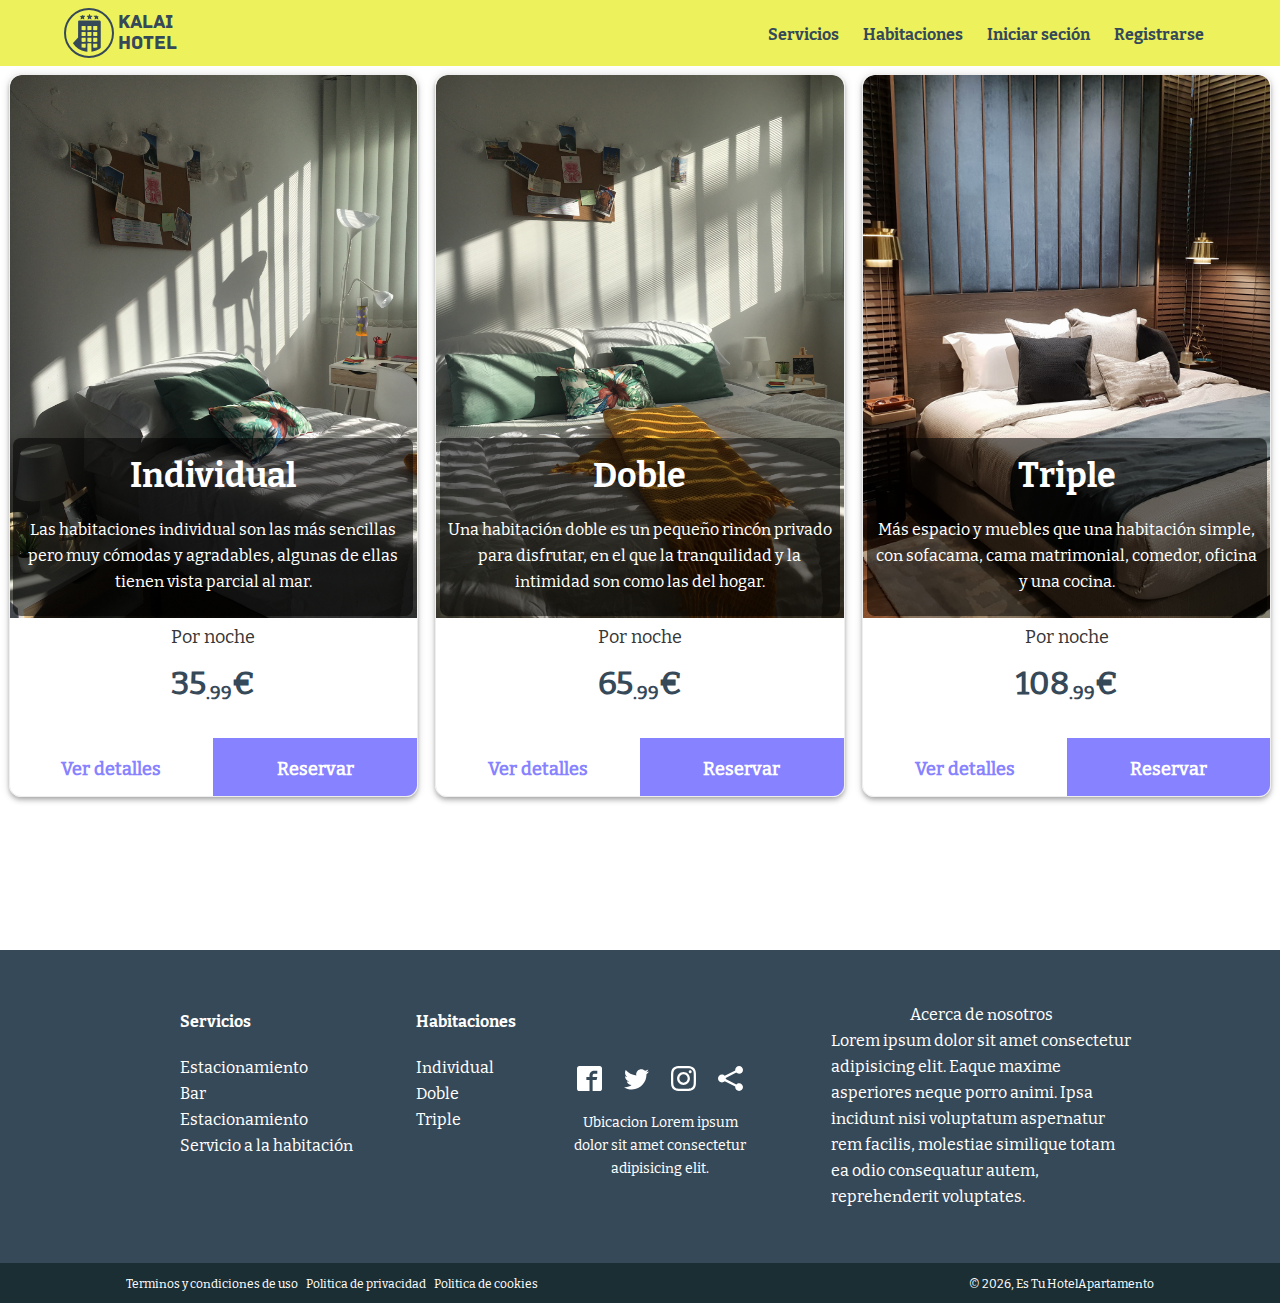
<file: habitaciones/index.html>
<!DOCTYPE html><html lang="en"><head><meta charSet="utf-8"/><meta http-equiv="x-ua-compatible" content="ie=edge"/><meta name="viewport" content="width=device-width, initial-scale=1, shrink-to-fit=no"/><style data-href="/styles.86cfaf8e02e9bec4b275.css">.PresetDateRangePicker_panel{padding:0 22px 11px}.PresetDateRangePicker_button{position:relative;height:100%;text-align:center;background:0 0;border:2px solid #00a699;color:#00a699;padding:4px 12px;margin-right:8px;font:inherit;font-weight:700;line-height:normal;overflow:visible;box-sizing:border-box;cursor:pointer}.PresetDateRangePicker_button:active{outline:0}.PresetDateRangePicker_button__selected{color:#fff;background:#00a699}.SingleDatePickerInput{display:inline-block;background-color:#fff}.SingleDatePickerInput__withBorder{border-radius:2px;border:1px solid #dbdbdb}.SingleDatePickerInput__rtl{direction:rtl}.SingleDatePickerInput__disabled{background-color:#f2f2f2}.SingleDatePickerInput__block{display:block}.SingleDatePickerInput__showClearDate{padding-right:30px}.SingleDatePickerInput_clearDate{background:0 0;border:0;color:inherit;font:inherit;line-height:normal;overflow:visible;cursor:pointer;padding:10px;margin:0 10px 0 5px;position:absolute;right:0;top:50%;-webkit-transform:translateY(-50%);transform:translateY(-50%)}.SingleDatePickerInput_clearDate__default:focus,.SingleDatePickerInput_clearDate__default:hover{background:#dbdbdb;border-radius:50%}.SingleDatePickerInput_clearDate__small{padding:6px}.SingleDatePickerInput_clearDate__hide{visibility:hidden}.SingleDatePickerInput_clearDate_svg{fill:#82888a;height:12px;width:15px;vertical-align:middle}.SingleDatePickerInput_clearDate_svg__small{height:9px}.SingleDatePickerInput_calendarIcon{background:0 0;border:0;color:inherit;font:inherit;line-height:normal;overflow:visible;cursor:pointer;display:inline-block;vertical-align:middle;padding:10px;margin:0 5px 0 10px}.SingleDatePickerInput_calendarIcon_svg{fill:#82888a;height:15px;width:14px;vertical-align:middle}.SingleDatePicker{position:relative;display:inline-block}.SingleDatePicker__block{display:block}.SingleDatePicker_picker{z-index:1;background-color:#fff;position:absolute}.SingleDatePicker_picker__rtl{direction:rtl}.SingleDatePicker_picker__directionLeft{left:0}.SingleDatePicker_picker__directionRight{right:0}.SingleDatePicker_picker__portal{background-color:rgba(0,0,0,.3);position:fixed;top:0;left:0;height:100%;width:100%}.SingleDatePicker_picker__fullScreenPortal{background-color:#fff}.SingleDatePicker_closeButton{background:0 0;border:0;color:inherit;font:inherit;line-height:normal;overflow:visible;cursor:pointer;position:absolute;top:0;right:0;padding:15px;z-index:2}.SingleDatePicker_closeButton:focus,.SingleDatePicker_closeButton:hover{color:darken(#cacccd,10%);text-decoration:none}.SingleDatePicker_closeButton_svg{height:15px;width:15px;fill:#cacccd}.DayPickerKeyboardShortcuts_buttonReset{background:0 0;border:0;border-radius:0;color:inherit;font:inherit;line-height:normal;overflow:visible;padding:0;cursor:pointer;font-size:14px}.DayPickerKeyboardShortcuts_buttonReset:active{outline:0}.DayPickerKeyboardShortcuts_show{width:33px;height:26px;position:absolute;z-index:2}.DayPickerKeyboardShortcuts_show:before{content:"";display:block;position:absolute}.DayPickerKeyboardShortcuts_show__bottomRight{bottom:0;right:0}.DayPickerKeyboardShortcuts_show__bottomRight:before{border-top:26px solid transparent;border-right:33px solid #00a699;bottom:0;right:0}.DayPickerKeyboardShortcuts_show__bottomRight:hover:before{border-right:33px solid #008489}.DayPickerKeyboardShortcuts_show__topRight{top:0;right:0}.DayPickerKeyboardShortcuts_show__topRight:before{border-bottom:26px solid transparent;border-right:33px solid #00a699;top:0;right:0}.DayPickerKeyboardShortcuts_show__topRight:hover:before{border-right:33px solid #008489}.DayPickerKeyboardShortcuts_show__topLeft{top:0;left:0}.DayPickerKeyboardShortcuts_show__topLeft:before{border-bottom:26px solid transparent;border-left:33px solid #00a699;top:0;left:0}.DayPickerKeyboardShortcuts_show__topLeft:hover:before{border-left:33px solid #008489}.DayPickerKeyboardShortcuts_showSpan{color:#fff;position:absolute}.DayPickerKeyboardShortcuts_showSpan__bottomRight{bottom:0;right:5px}.DayPickerKeyboardShortcuts_showSpan__topRight{top:1px;right:5px}.DayPickerKeyboardShortcuts_showSpan__topLeft{top:1px;left:5px}.DayPickerKeyboardShortcuts_panel{overflow:auto;background:#fff;border:1px solid #dbdbdb;border-radius:2px;position:absolute;top:0;bottom:0;right:0;left:0;z-index:2;padding:22px;margin:33px;text-align:left}.DayPickerKeyboardShortcuts_title{font-size:16px;font-weight:700;margin:0}.DayPickerKeyboardShortcuts_list{list-style:none;padding:0;font-size:14px}.DayPickerKeyboardShortcuts_close{position:absolute;right:22px;top:22px;z-index:2}.DayPickerKeyboardShortcuts_close:active{outline:0}.DayPickerKeyboardShortcuts_closeSvg{height:15px;width:15px;fill:#cacccd}.DayPickerKeyboardShortcuts_closeSvg:focus,.DayPickerKeyboardShortcuts_closeSvg:hover{fill:#82888a}.CalendarDay{box-sizing:border-box;cursor:pointer;font-size:14px;text-align:center}.CalendarDay:active{outline:0}.CalendarDay__defaultCursor{cursor:default}.CalendarDay__default{border:1px solid #e4e7e7;color:#484848;background:#fff}.CalendarDay__default:hover{background:#e4e7e7;border:1px solid #e4e7e7;color:inherit}.CalendarDay__hovered_offset{background:#f4f5f5;border:1px double #e4e7e7;color:inherit}.CalendarDay__outside{border:0;background:#fff;color:#484848}.CalendarDay__outside:hover{border:0}.CalendarDay__blocked_minimum_nights{background:#fff;border:1px solid #eceeee;color:#cacccd}.CalendarDay__blocked_minimum_nights:active,.CalendarDay__blocked_minimum_nights:hover{background:#fff;color:#cacccd}.CalendarDay__highlighted_calendar{background:#ffe8bc;color:#484848}.CalendarDay__highlighted_calendar:active,.CalendarDay__highlighted_calendar:hover{background:#ffce71;color:#484848}.CalendarDay__selected_span{background:#66e2da;border:1px double #33dacd;color:#fff}.CalendarDay__selected_span:active,.CalendarDay__selected_span:hover{background:#33dacd;border:1px double #33dacd;color:#fff}.CalendarDay__selected,.CalendarDay__selected:active,.CalendarDay__selected:hover{background:#00a699;border:1px double #00a699;color:#fff}.CalendarDay__hovered_span,.CalendarDay__hovered_span:hover{background:#b2f1ec;border:1px double #80e8e0;color:#007a87}.CalendarDay__hovered_span:active{background:#80e8e0;border:1px double #80e8e0;color:#007a87}.CalendarDay__blocked_calendar,.CalendarDay__blocked_calendar:active,.CalendarDay__blocked_calendar:hover{background:#cacccd;border:1px solid #cacccd;color:#82888a}.CalendarDay__blocked_out_of_range,.CalendarDay__blocked_out_of_range:active,.CalendarDay__blocked_out_of_range:hover{background:#fff;border:1px solid #e4e7e7;color:#cacccd}.CalendarDay__hovered_start_first_possible_end{background:#eceeee;border:1px double #eceeee}.CalendarDay__hovered_start_blocked_min_nights{background:#eceeee;border:1px double #e4e7e7}.CalendarMonth{background:#fff;text-align:center;vertical-align:top;-webkit-user-select:none;-ms-user-select:none;user-select:none}.CalendarMonth_table{border-collapse:collapse;border-spacing:0}.CalendarMonth_verticalSpacing{border-collapse:separate}.CalendarMonth_caption{color:#484848;font-size:18px;text-align:center;padding-top:22px;padding-bottom:37px;caption-side:top}.CalendarMonth_caption__verticalScrollable{padding-top:12px;padding-bottom:7px}.CalendarMonthGrid{background:#fff;text-align:left;z-index:0}.CalendarMonthGrid__animating{z-index:1}.CalendarMonthGrid__horizontal{position:absolute;left:9px}.CalendarMonthGrid__vertical,.CalendarMonthGrid__vertical_scrollable{margin:0 auto}.CalendarMonthGrid_month__horizontal{display:inline-block;vertical-align:top;min-height:100%}.CalendarMonthGrid_month__hideForAnimation{position:absolute;z-index:-1;opacity:0;pointer-events:none}.CalendarMonthGrid_month__hidden{visibility:hidden}.DayPickerNavigation{position:relative;z-index:2}.DayPickerNavigation__horizontal{height:0}.DayPickerNavigation__verticalScrollable_prevNav{z-index:1}.DayPickerNavigation__verticalDefault{position:absolute;width:100%;height:52px;bottom:0;left:0}.DayPickerNavigation__verticalScrollableDefault{position:relative}.DayPickerNavigation__bottom{height:auto}.DayPickerNavigation__bottomDefault{-webkit-box-pack:justify;-ms-flex-pack:justify;display:flex;justify-content:space-between}.DayPickerNavigation_button{cursor:pointer;-webkit-user-select:none;-ms-user-select:none;user-select:none;border:0;padding:0;margin:0}.DayPickerNavigation_button__default{border:1px solid #e4e7e7;background-color:#fff;color:#757575}.DayPickerNavigation_button__default:focus,.DayPickerNavigation_button__default:hover{border:1px solid #c4c4c4}.DayPickerNavigation_button__default:active{background:#f2f2f2}.DayPickerNavigation_button__disabled{cursor:default;border:1px solid #f2f2f2}.DayPickerNavigation_button__disabled:focus,.DayPickerNavigation_button__disabled:hover{border:1px solid #f2f2f2}.DayPickerNavigation_button__disabled:active{background:0 0}.DayPickerNavigation_button__horizontalDefault{position:absolute;top:18px;line-height:.78;border-radius:3px;padding:6px 9px}.DayPickerNavigation_bottomButton__horizontalDefault{position:static;margin:-10px 22px 30px}.DayPickerNavigation_leftButton__horizontalDefault{left:22px}.DayPickerNavigation_rightButton__horizontalDefault{right:22px}.DayPickerNavigation_button__verticalDefault{padding:5px;background:#fff;box-shadow:0 0 5px 2px rgba(0,0,0,.1);position:relative;display:inline-block;text-align:center;height:100%;width:50%}.DayPickerNavigation_nextButton__verticalDefault{border-left:0}.DayPickerNavigation_nextButton__verticalScrollableDefault,.DayPickerNavigation_prevButton__verticalScrollableDefault{width:100%}.DayPickerNavigation_svg__horizontal{height:19px;width:19px;fill:#82888a;display:block}.DayPickerNavigation_svg__vertical{height:42px;width:42px;fill:#484848}.DayPickerNavigation_svg__disabled{fill:#f2f2f2}.DayPicker{position:relative;text-align:left}.DayPicker,.DayPicker__horizontal{background:#fff}.DayPicker__verticalScrollable{height:100%}.DayPicker__hidden{visibility:hidden}.DayPicker__withBorder{box-shadow:0 2px 6px rgba(0,0,0,.05),0 0 0 1px rgba(0,0,0,.07);border-radius:3px}.DayPicker_portal__horizontal{box-shadow:none;position:absolute;left:50%;top:50%}.DayPicker_portal__vertical{position:static}.DayPicker_focusRegion{outline:0}.DayPicker_calendarInfo__horizontal,.DayPicker_wrapper__horizontal{display:inline-block;vertical-align:top}.DayPicker_weekHeaders{position:relative}.DayPicker_weekHeaders__horizontal{margin-left:9px}.DayPicker_weekHeader{color:#757575;position:absolute;top:62px;z-index:2;text-align:left}.DayPicker_weekHeader__vertical{left:50%}.DayPicker_weekHeader__verticalScrollable{top:0;display:table-row;border-bottom:1px solid #dbdbdb;background:#fff;margin-left:0;left:0;width:100%;text-align:center}.DayPicker_weekHeader_ul{list-style:none;margin:1px 0;padding-left:0;padding-right:0;font-size:14px}.DayPicker_weekHeader_li{display:inline-block;text-align:center}.DayPicker_transitionContainer{position:relative;overflow:hidden;border-radius:3px}.DayPicker_transitionContainer__horizontal{-webkit-transition:height .2s ease-in-out;transition:height .2s ease-in-out}.DayPicker_transitionContainer__vertical{width:100%}.DayPicker_transitionContainer__verticalScrollable{padding-top:20px;height:100%;position:absolute;top:0;bottom:0;right:0;left:0;overflow-y:scroll}.DateInput{margin:0;padding:0;background:#fff;position:relative;display:inline-block;width:130px;vertical-align:middle}.DateInput__small{width:97px}.DateInput__block{width:100%}.DateInput__disabled{background:#f2f2f2;color:#dbdbdb}.DateInput_input{font-weight:200;font-size:19px;line-height:24px;color:#484848;background-color:#fff;width:100%;padding:11px 11px 9px;border:0;border-bottom:2px solid transparent;border-radius:0}.DateInput_input__small{font-size:15px;line-height:18px;letter-spacing:.2px;padding:7px 7px 5px}.DateInput_input__regular{font-weight:auto}.DateInput_input__readOnly{-webkit-user-select:none;-ms-user-select:none;user-select:none}.DateInput_input__focused{outline:0;background:#fff;border:0;border-bottom:2px solid #008489}.DateInput_input__disabled{background:#f2f2f2;font-style:italic}.DateInput_screenReaderMessage{border:0;clip:rect(0,0,0,0);height:1px;margin:-1px;overflow:hidden;padding:0;position:absolute;width:1px}.DateInput_fang{position:absolute;width:20px;height:10px;left:22px;z-index:2}.DateInput_fangShape{fill:#fff}.DateInput_fangStroke{stroke:#dbdbdb;fill:transparent}.DateRangePickerInput{background-color:#fff;display:inline-block}.DateRangePickerInput__disabled{background:#f2f2f2}.DateRangePickerInput__withBorder{border-radius:2px;border:1px solid #dbdbdb}.DateRangePickerInput__rtl{direction:rtl}.DateRangePickerInput__block{display:block}.DateRangePickerInput__showClearDates{padding-right:30px}.DateRangePickerInput_arrow{display:inline-block;vertical-align:middle;color:#484848}.DateRangePickerInput_arrow_svg{vertical-align:middle;fill:#484848;height:24px;width:24px}.DateRangePickerInput_clearDates{background:0 0;border:0;color:inherit;font:inherit;line-height:normal;overflow:visible;cursor:pointer;padding:10px;margin:0 10px 0 5px;position:absolute;right:0;top:50%;-webkit-transform:translateY(-50%);transform:translateY(-50%)}.DateRangePickerInput_clearDates__small{padding:6px}.DateRangePickerInput_clearDates_default:focus,.DateRangePickerInput_clearDates_default:hover{background:#dbdbdb;border-radius:50%}.DateRangePickerInput_clearDates__hide{visibility:hidden}.DateRangePickerInput_clearDates_svg{fill:#82888a;height:12px;width:15px;vertical-align:middle}.DateRangePickerInput_clearDates_svg__small{height:9px}.DateRangePickerInput_calendarIcon{background:0 0;border:0;color:inherit;font:inherit;line-height:normal;overflow:visible;cursor:pointer;display:inline-block;vertical-align:middle;padding:10px;margin:0 5px 0 10px}.DateRangePickerInput_calendarIcon_svg{fill:#82888a;height:15px;width:14px;vertical-align:middle}.DateRangePicker{position:relative;display:inline-block}.DateRangePicker__block{display:block}.DateRangePicker_picker{z-index:1;background-color:#fff;position:absolute}.DateRangePicker_picker__rtl{direction:rtl}.DateRangePicker_picker__directionLeft{left:0}.DateRangePicker_picker__directionRight{right:0}.DateRangePicker_picker__portal{background-color:rgba(0,0,0,.3);position:fixed;top:0;left:0;height:100%;width:100%}.DateRangePicker_picker__fullScreenPortal{background-color:#fff}.DateRangePicker_closeButton{background:0 0;border:0;color:inherit;font:inherit;line-height:normal;overflow:visible;cursor:pointer;position:absolute;top:0;right:0;padding:15px;z-index:2}.DateRangePicker_closeButton:focus,.DateRangePicker_closeButton:hover{color:darken(#cacccd,10%);text-decoration:none}.DateRangePicker_closeButton_svg{height:15px;width:15px;fill:#cacccd}@font-face{font-family:Archive;src:url(/static/Archive-Regular-a51a0e278c95c61a3a4bf2a46e7407a4.otf)}@font-face{font-family:BitterPro_R;src:url(/static/BitterPro-Regular-22a6b8e171f8ca55cadbd527ab5fe279.ttf)}@font-face{font-family:BitterPro_B;src:url(/static/BitterPro-Bold-f445240175b9697b9bec7ee8adcfc7b8.ttf)}*{box-sizing:border-box}html{-ms-text-size-adjust:100%;-webkit-text-size-adjust:100%;font-family:BitterPro_R,sans-serif,Arial}body{margin:0;height:100%;overflow-y:hidden;-webkit-font-smoothing:antialiased;-moz-osx-font-smoothing:grayscale}article,aside,details,figcaption,figure,footer,header,main,menu,nav,section,summary{display:block}audio,canvas,progress,video{display:inline-block}audio:not([controls]){display:none;height:0}progress{vertical-align:baseline}[hidden],template{display:none}a{background-color:transparent;-webkit-text-decoration-skip:objects}a:active,a:hover{outline-width:0}abbr[title]{border-bottom:none;text-decoration:underline;-webkit-text-decoration:underline dotted;text-decoration:underline dotted}b,strong{font-weight:inherit;font-weight:bolder}dfn{font-style:italic}h1{font-size:2em;margin:.67em 0}mark{background-color:#ff0;color:#000}small{font-size:80%}sub,sup{font-size:75%;line-height:0;position:relative;vertical-align:baseline}sub{bottom:-.25em}sup{top:-.5em}img{border-style:none}svg:not(:root){overflow:hidden}code,kbd,pre,samp{font-family:monospace,monospace;font-size:1em}figure{margin:1em 40px}hr{box-sizing:content-box;height:0;overflow:visible}button,input,optgroup,select,textarea{font:inherit;margin:0}optgroup{font-weight:700}button,input{overflow:visible}button,select{text-transform:none}[type=reset],[type=submit],button,html [type=button]{-webkit-appearance:button}[type=button]::-moz-focus-inner,[type=reset]::-moz-focus-inner,[type=submit]::-moz-focus-inner,button::-moz-focus-inner{border-style:none;padding:0}[type=button]:-moz-focusring,[type=reset]:-moz-focusring,[type=submit]:-moz-focusring,button:-moz-focusring{outline:1px dotted ButtonText}fieldset{border:1px solid silver;margin:0 2px;padding:.35em .625em .75em}legend{box-sizing:border-box;color:inherit;display:table;max-width:100%;padding:0;white-space:normal}textarea{overflow:auto}[type=checkbox],[type=radio]{box-sizing:border-box;padding:0}[type=number]::-webkit-inner-spin-button,[type=number]::-webkit-outer-spin-button{height:auto}[type=search]{-webkit-appearance:textfield;outline-offset:-2px}[type=search]::-webkit-search-cancel-button,[type=search]::-webkit-search-decoration{-webkit-appearance:none}::-webkit-input-placeholder{color:inherit;opacity:.54}::-webkit-file-upload-button{-webkit-appearance:button;font:inherit}html{font:112.5%/1.45em;box-sizing:border-box;overflow-y:scroll}*,:after,:before{box-sizing:inherit}body{color:rgba(0,0,0,.8);font-weight:400;word-wrap:break-word;-webkit-font-kerning:normal;font-kerning:normal;-ms-font-feature-settings:"kern","liga","clig","calt";font-feature-settings:"kern","liga","clig","calt"}img{max-width:100%;margin-left:0;margin-right:0;margin-top:0;padding:0}h1{font-size:2.25rem}h1,h2{padding:0;margin:0 0 1.45rem;color:inherit;font-family:BitterPro_B,-apple-system,BlinkMacSystemFont,Segoe UI,Roboto,Oxygen,Ubuntu,Cantarell,Fira Sans,Droid Sans,Helvetica Neue,sans-serif;font-weight:700;text-rendering:optimizeLegibility;line-height:1.1}h2{font-size:1.62671rem}h3{font-size:1.38316rem}h3,h4{padding:0;margin:0 0 1.45rem;color:inherit;font-family:BitterPro_B,-apple-system,BlinkMacSystemFont,Segoe UI,Roboto,Oxygen,Ubuntu,Cantarell,Fira Sans,Droid Sans,Helvetica Neue,sans-serif;font-weight:700;text-rendering:optimizeLegibility;line-height:1.1}h4{font-size:1rem}h5{font-size:.85028rem}h5,h6{padding:0;margin:0 0 1.45rem;color:inherit;font-family:BitterPro_B,-apple-system,BlinkMacSystemFont,Segoe UI,Roboto,Oxygen,Ubuntu,Cantarell,Fira Sans,Droid Sans,Helvetica Neue,sans-serif;font-weight:700;text-rendering:optimizeLegibility;line-height:1.1}h6{font-size:.78405rem}hgroup{padding:0;margin:0 0 1.45rem}ol,ul{padding:0;margin:0 0 1.45rem 1.45rem;list-style-position:outside;list-style-image:none}dd,dl,figure,p{padding:0;margin:0 0 1.45rem}pre{font-size:.85rem;line-height:1.42;background:rgba(0,0,0,.04);border-radius:3px;overflow:auto;word-wrap:normal;padding:1.45rem}fieldset,pre{margin:0 0 1.45rem}fieldset{padding:0}blockquote{padding:0;margin:0 1.45rem 1.45rem}form,iframe,noscript{padding:0;margin:0 0 1.45rem}hr{padding:0;margin:0 0 calc(1.45rem - 1px);background:rgba(0,0,0,.2);border:none;height:1px}address{padding:0;margin:0 0 1.45rem}b,dt,strong{font-weight:700}li{margin-bottom:.725rem}ol li,ul li{padding-left:0}li>ol,li>ul{margin-left:1.45rem;margin-bottom:.725rem;margin-top:.725rem}blockquote :last-child,li :last-child,p :last-child{margin-bottom:0}li>p{margin-bottom:.725rem}code,kbd,samp{font-size:.85rem;line-height:1.45rem}abbr,abbr[title],acronym{border-bottom:1px dotted rgba(0,0,0,.5);cursor:help}abbr[title]{text-decoration:none}code,tt{background-color:rgba(0,0,0,.04);border-radius:3px;font-family:SFMono-Regular,Consolas,Roboto Mono,Droid Sans Mono,Liberation Mono,Menlo,Courier,monospace;padding:.2em 0}pre code{background:none;line-height:1.42}code:after,code:before,tt:after,tt:before{letter-spacing:-.2em;content:" "}pre code:after,pre code:before,pre tt:after,pre tt:before{content:""}@media only screen and (max-width:480px){html{font-size:100%}}.Toastify__toast-container{z-index:9999;-webkit-transform:translateZ(9999px);position:fixed;padding:4px;width:320px;box-sizing:border-box;color:#fff}.Toastify__toast-container--top-left{top:1em;left:1em}.Toastify__toast-container--top-center{top:1em;left:50%;margin-left:-160px}.Toastify__toast-container--top-right{top:1em;right:1em}.Toastify__toast-container--bottom-left{bottom:1em;left:1em}.Toastify__toast-container--bottom-center{bottom:1em;left:50%;margin-left:-160px}.Toastify__toast-container--bottom-right{bottom:1em;right:1em}@media only screen and (max-width:480px){.Toastify__toast-container{width:100vw;padding:0;left:0;margin:0}.Toastify__toast-container--top-center,.Toastify__toast-container--top-left,.Toastify__toast-container--top-right{top:0}.Toastify__toast-container--bottom-center,.Toastify__toast-container--bottom-left,.Toastify__toast-container--bottom-right{bottom:0}.Toastify__toast-container--rtl{right:0;left:auto}}.Toastify__toast{position:relative;min-height:64px;box-sizing:border-box;margin-bottom:1rem;padding:8px;border-radius:1px;box-shadow:0 1px 10px 0 rgba(0,0,0,.1),0 2px 15px 0 rgba(0,0,0,.05);display:flex;justify-content:space-between;max-height:800px;overflow:hidden;font-family:sans-serif;cursor:pointer;direction:ltr}.Toastify__toast--rtl{direction:rtl}.Toastify__toast--default{background:#fff;color:#aaa}.Toastify__toast--info{background:#3498db}.Toastify__toast--success{background:#07bc0c}.Toastify__toast--warning{background:#f1c40f}.Toastify__toast--error{background:#e74c3c}.Toastify__toast-body{margin:auto 0;flex:1 1}@media only screen and (max-width:480px){.Toastify__toast{margin-bottom:0}}.Toastify__close-button{color:#fff;font-weight:700;font-size:14px;background:transparent;outline:none;border:none;padding:0;cursor:pointer;opacity:.7;-webkit-transition:.3s ease;transition:.3s ease;align-self:flex-start}.Toastify__close-button--default{color:#000;opacity:.3}.Toastify__close-button:focus,.Toastify__close-button:hover{opacity:1}@-webkit-keyframes Toastify__trackProgress{0%{-webkit-transform:scaleX(1);transform:scaleX(1)}to{-webkit-transform:scaleX(0);transform:scaleX(0)}}@keyframes Toastify__trackProgress{0%{-webkit-transform:scaleX(1);transform:scaleX(1)}to{-webkit-transform:scaleX(0);transform:scaleX(0)}}.Toastify__progress-bar{position:absolute;bottom:0;left:0;width:100%;height:5px;z-index:9999;opacity:.7;background-color:hsla(0,0%,100%,.7);-webkit-transform-origin:left;transform-origin:left}.Toastify__progress-bar--animated{-webkit-animation:Toastify__trackProgress linear 1 forwards;animation:Toastify__trackProgress linear 1 forwards}.Toastify__progress-bar--controlled{-webkit-transition:-webkit-transform .2s;transition:-webkit-transform .2s;transition:transform .2s;transition:transform .2s,-webkit-transform .2s}.Toastify__progress-bar--rtl{right:0;left:auto;-webkit-transform-origin:right;transform-origin:right}.Toastify__progress-bar--default{background:-webkit-gradient(linear,left top,right top,from(#4cd964),color-stop(#5ac8fa),color-stop(#007aff),color-stop(#34aadc),color-stop(#5856d6),to(#ff2d55));background:linear-gradient(90deg,#4cd964,#5ac8fa,#007aff,#34aadc,#5856d6,#ff2d55)}@-webkit-keyframes Toastify__bounceInRight{0%,60%,75%,90%,to{-webkit-animation-timing-function:cubic-bezier(.215,.61,.355,1);animation-timing-function:cubic-bezier(.215,.61,.355,1)}0%{opacity:0;-webkit-transform:translate3d(3000px,0,0);transform:translate3d(3000px,0,0)}60%{opacity:1;-webkit-transform:translate3d(-25px,0,0);transform:translate3d(-25px,0,0)}75%{-webkit-transform:translate3d(10px,0,0);transform:translate3d(10px,0,0)}90%{-webkit-transform:translate3d(-5px,0,0);transform:translate3d(-5px,0,0)}to{-webkit-transform:none;transform:none}}@keyframes Toastify__bounceInRight{0%,60%,75%,90%,to{-webkit-animation-timing-function:cubic-bezier(.215,.61,.355,1);animation-timing-function:cubic-bezier(.215,.61,.355,1)}0%{opacity:0;-webkit-transform:translate3d(3000px,0,0);transform:translate3d(3000px,0,0)}60%{opacity:1;-webkit-transform:translate3d(-25px,0,0);transform:translate3d(-25px,0,0)}75%{-webkit-transform:translate3d(10px,0,0);transform:translate3d(10px,0,0)}90%{-webkit-transform:translate3d(-5px,0,0);transform:translate3d(-5px,0,0)}to{-webkit-transform:none;transform:none}}@-webkit-keyframes Toastify__bounceOutRight{20%{opacity:1;-webkit-transform:translate3d(-20px,0,0);transform:translate3d(-20px,0,0)}to{opacity:0;-webkit-transform:translate3d(2000px,0,0);transform:translate3d(2000px,0,0)}}@keyframes Toastify__bounceOutRight{20%{opacity:1;-webkit-transform:translate3d(-20px,0,0);transform:translate3d(-20px,0,0)}to{opacity:0;-webkit-transform:translate3d(2000px,0,0);transform:translate3d(2000px,0,0)}}@-webkit-keyframes Toastify__bounceInLeft{0%,60%,75%,90%,to{-webkit-animation-timing-function:cubic-bezier(.215,.61,.355,1);animation-timing-function:cubic-bezier(.215,.61,.355,1)}0%{opacity:0;-webkit-transform:translate3d(-3000px,0,0);transform:translate3d(-3000px,0,0)}60%{opacity:1;-webkit-transform:translate3d(25px,0,0);transform:translate3d(25px,0,0)}75%{-webkit-transform:translate3d(-10px,0,0);transform:translate3d(-10px,0,0)}90%{-webkit-transform:translate3d(5px,0,0);transform:translate3d(5px,0,0)}to{-webkit-transform:none;transform:none}}@keyframes Toastify__bounceInLeft{0%,60%,75%,90%,to{-webkit-animation-timing-function:cubic-bezier(.215,.61,.355,1);animation-timing-function:cubic-bezier(.215,.61,.355,1)}0%{opacity:0;-webkit-transform:translate3d(-3000px,0,0);transform:translate3d(-3000px,0,0)}60%{opacity:1;-webkit-transform:translate3d(25px,0,0);transform:translate3d(25px,0,0)}75%{-webkit-transform:translate3d(-10px,0,0);transform:translate3d(-10px,0,0)}90%{-webkit-transform:translate3d(5px,0,0);transform:translate3d(5px,0,0)}to{-webkit-transform:none;transform:none}}@-webkit-keyframes Toastify__bounceOutLeft{20%{opacity:1;-webkit-transform:translate3d(20px,0,0);transform:translate3d(20px,0,0)}to{opacity:0;-webkit-transform:translate3d(-2000px,0,0);transform:translate3d(-2000px,0,0)}}@keyframes Toastify__bounceOutLeft{20%{opacity:1;-webkit-transform:translate3d(20px,0,0);transform:translate3d(20px,0,0)}to{opacity:0;-webkit-transform:translate3d(-2000px,0,0);transform:translate3d(-2000px,0,0)}}@-webkit-keyframes Toastify__bounceInUp{0%,60%,75%,90%,to{-webkit-animation-timing-function:cubic-bezier(.215,.61,.355,1);animation-timing-function:cubic-bezier(.215,.61,.355,1)}0%{opacity:0;-webkit-transform:translate3d(0,3000px,0);transform:translate3d(0,3000px,0)}60%{opacity:1;-webkit-transform:translate3d(0,-20px,0);transform:translate3d(0,-20px,0)}75%{-webkit-transform:translate3d(0,10px,0);transform:translate3d(0,10px,0)}90%{-webkit-transform:translate3d(0,-5px,0);transform:translate3d(0,-5px,0)}to{-webkit-transform:translateZ(0);transform:translateZ(0)}}@keyframes Toastify__bounceInUp{0%,60%,75%,90%,to{-webkit-animation-timing-function:cubic-bezier(.215,.61,.355,1);animation-timing-function:cubic-bezier(.215,.61,.355,1)}0%{opacity:0;-webkit-transform:translate3d(0,3000px,0);transform:translate3d(0,3000px,0)}60%{opacity:1;-webkit-transform:translate3d(0,-20px,0);transform:translate3d(0,-20px,0)}75%{-webkit-transform:translate3d(0,10px,0);transform:translate3d(0,10px,0)}90%{-webkit-transform:translate3d(0,-5px,0);transform:translate3d(0,-5px,0)}to{-webkit-transform:translateZ(0);transform:translateZ(0)}}@-webkit-keyframes Toastify__bounceOutUp{20%{-webkit-transform:translate3d(0,-10px,0);transform:translate3d(0,-10px,0)}40%,45%{opacity:1;-webkit-transform:translate3d(0,20px,0);transform:translate3d(0,20px,0)}to{opacity:0;-webkit-transform:translate3d(0,-2000px,0);transform:translate3d(0,-2000px,0)}}@keyframes Toastify__bounceOutUp{20%{-webkit-transform:translate3d(0,-10px,0);transform:translate3d(0,-10px,0)}40%,45%{opacity:1;-webkit-transform:translate3d(0,20px,0);transform:translate3d(0,20px,0)}to{opacity:0;-webkit-transform:translate3d(0,-2000px,0);transform:translate3d(0,-2000px,0)}}@-webkit-keyframes Toastify__bounceInDown{0%,60%,75%,90%,to{-webkit-animation-timing-function:cubic-bezier(.215,.61,.355,1);animation-timing-function:cubic-bezier(.215,.61,.355,1)}0%{opacity:0;-webkit-transform:translate3d(0,-3000px,0);transform:translate3d(0,-3000px,0)}60%{opacity:1;-webkit-transform:translate3d(0,25px,0);transform:translate3d(0,25px,0)}75%{-webkit-transform:translate3d(0,-10px,0);transform:translate3d(0,-10px,0)}90%{-webkit-transform:translate3d(0,5px,0);transform:translate3d(0,5px,0)}to{-webkit-transform:none;transform:none}}@keyframes Toastify__bounceInDown{0%,60%,75%,90%,to{-webkit-animation-timing-function:cubic-bezier(.215,.61,.355,1);animation-timing-function:cubic-bezier(.215,.61,.355,1)}0%{opacity:0;-webkit-transform:translate3d(0,-3000px,0);transform:translate3d(0,-3000px,0)}60%{opacity:1;-webkit-transform:translate3d(0,25px,0);transform:translate3d(0,25px,0)}75%{-webkit-transform:translate3d(0,-10px,0);transform:translate3d(0,-10px,0)}90%{-webkit-transform:translate3d(0,5px,0);transform:translate3d(0,5px,0)}to{-webkit-transform:none;transform:none}}@-webkit-keyframes Toastify__bounceOutDown{20%{-webkit-transform:translate3d(0,10px,0);transform:translate3d(0,10px,0)}40%,45%{opacity:1;-webkit-transform:translate3d(0,-20px,0);transform:translate3d(0,-20px,0)}to{opacity:0;-webkit-transform:translate3d(0,2000px,0);transform:translate3d(0,2000px,0)}}@keyframes Toastify__bounceOutDown{20%{-webkit-transform:translate3d(0,10px,0);transform:translate3d(0,10px,0)}40%,45%{opacity:1;-webkit-transform:translate3d(0,-20px,0);transform:translate3d(0,-20px,0)}to{opacity:0;-webkit-transform:translate3d(0,2000px,0);transform:translate3d(0,2000px,0)}}.Toastify__bounce-enter--bottom-left,.Toastify__bounce-enter--top-left{-webkit-animation-name:Toastify__bounceInLeft;animation-name:Toastify__bounceInLeft}.Toastify__bounce-enter--bottom-right,.Toastify__bounce-enter--top-right{-webkit-animation-name:Toastify__bounceInRight;animation-name:Toastify__bounceInRight}.Toastify__bounce-enter--top-center{-webkit-animation-name:Toastify__bounceInDown;animation-name:Toastify__bounceInDown}.Toastify__bounce-enter--bottom-center{-webkit-animation-name:Toastify__bounceInUp;animation-name:Toastify__bounceInUp}.Toastify__bounce-exit--bottom-left,.Toastify__bounce-exit--top-left{-webkit-animation-name:Toastify__bounceOutLeft;animation-name:Toastify__bounceOutLeft}.Toastify__bounce-exit--bottom-right,.Toastify__bounce-exit--top-right{-webkit-animation-name:Toastify__bounceOutRight;animation-name:Toastify__bounceOutRight}.Toastify__bounce-exit--top-center{-webkit-animation-name:Toastify__bounceOutUp;animation-name:Toastify__bounceOutUp}.Toastify__bounce-exit--bottom-center{-webkit-animation-name:Toastify__bounceOutDown;animation-name:Toastify__bounceOutDown}@-webkit-keyframes Toastify__zoomIn{0%{opacity:0;-webkit-transform:scale3d(.3,.3,.3);transform:scale3d(.3,.3,.3)}50%{opacity:1}}@keyframes Toastify__zoomIn{0%{opacity:0;-webkit-transform:scale3d(.3,.3,.3);transform:scale3d(.3,.3,.3)}50%{opacity:1}}@-webkit-keyframes Toastify__zoomOut{0%{opacity:1}50%{opacity:0;-webkit-transform:scale3d(.3,.3,.3);transform:scale3d(.3,.3,.3)}to{opacity:0}}@keyframes Toastify__zoomOut{0%{opacity:1}50%{opacity:0;-webkit-transform:scale3d(.3,.3,.3);transform:scale3d(.3,.3,.3)}to{opacity:0}}.Toastify__zoom-enter{-webkit-animation-name:Toastify__zoomIn;animation-name:Toastify__zoomIn}.Toastify__zoom-exit{-webkit-animation-name:Toastify__zoomOut;animation-name:Toastify__zoomOut}@-webkit-keyframes Toastify__flipIn{0%{-webkit-transform:perspective(400px) rotateX(90deg);transform:perspective(400px) rotateX(90deg);-webkit-animation-timing-function:ease-in;animation-timing-function:ease-in;opacity:0}40%{-webkit-transform:perspective(400px) rotateX(-20deg);transform:perspective(400px) rotateX(-20deg);-webkit-animation-timing-function:ease-in;animation-timing-function:ease-in}60%{-webkit-transform:perspective(400px) rotateX(10deg);transform:perspective(400px) rotateX(10deg);opacity:1}80%{-webkit-transform:perspective(400px) rotateX(-5deg);transform:perspective(400px) rotateX(-5deg)}to{-webkit-transform:perspective(400px);transform:perspective(400px)}}@keyframes Toastify__flipIn{0%{-webkit-transform:perspective(400px) rotateX(90deg);transform:perspective(400px) rotateX(90deg);-webkit-animation-timing-function:ease-in;animation-timing-function:ease-in;opacity:0}40%{-webkit-transform:perspective(400px) rotateX(-20deg);transform:perspective(400px) rotateX(-20deg);-webkit-animation-timing-function:ease-in;animation-timing-function:ease-in}60%{-webkit-transform:perspective(400px) rotateX(10deg);transform:perspective(400px) rotateX(10deg);opacity:1}80%{-webkit-transform:perspective(400px) rotateX(-5deg);transform:perspective(400px) rotateX(-5deg)}to{-webkit-transform:perspective(400px);transform:perspective(400px)}}@-webkit-keyframes Toastify__flipOut{0%{-webkit-transform:perspective(400px);transform:perspective(400px)}30%{-webkit-transform:perspective(400px) rotateX(-20deg);transform:perspective(400px) rotateX(-20deg);opacity:1}to{-webkit-transform:perspective(400px) rotateX(90deg);transform:perspective(400px) rotateX(90deg);opacity:0}}@keyframes Toastify__flipOut{0%{-webkit-transform:perspective(400px);transform:perspective(400px)}30%{-webkit-transform:perspective(400px) rotateX(-20deg);transform:perspective(400px) rotateX(-20deg);opacity:1}to{-webkit-transform:perspective(400px) rotateX(90deg);transform:perspective(400px) rotateX(90deg);opacity:0}}.Toastify__flip-enter{-webkit-animation-name:Toastify__flipIn;animation-name:Toastify__flipIn}.Toastify__flip-exit{-webkit-animation-name:Toastify__flipOut;animation-name:Toastify__flipOut}@-webkit-keyframes Toastify__slideInRight{0%{-webkit-transform:translate3d(110%,0,0);transform:translate3d(110%,0,0);visibility:visible}to{-webkit-transform:translateZ(0);transform:translateZ(0)}}@keyframes Toastify__slideInRight{0%{-webkit-transform:translate3d(110%,0,0);transform:translate3d(110%,0,0);visibility:visible}to{-webkit-transform:translateZ(0);transform:translateZ(0)}}@-webkit-keyframes Toastify__slideInLeft{0%{-webkit-transform:translate3d(-110%,0,0);transform:translate3d(-110%,0,0);visibility:visible}to{-webkit-transform:translateZ(0);transform:translateZ(0)}}@keyframes Toastify__slideInLeft{0%{-webkit-transform:translate3d(-110%,0,0);transform:translate3d(-110%,0,0);visibility:visible}to{-webkit-transform:translateZ(0);transform:translateZ(0)}}@-webkit-keyframes Toastify__slideInUp{0%{-webkit-transform:translate3d(0,110%,0);transform:translate3d(0,110%,0);visibility:visible}to{-webkit-transform:translateZ(0);transform:translateZ(0)}}@keyframes Toastify__slideInUp{0%{-webkit-transform:translate3d(0,110%,0);transform:translate3d(0,110%,0);visibility:visible}to{-webkit-transform:translateZ(0);transform:translateZ(0)}}@-webkit-keyframes Toastify__slideInDown{0%{-webkit-transform:translate3d(0,-110%,0);transform:translate3d(0,-110%,0);visibility:visible}to{-webkit-transform:translateZ(0);transform:translateZ(0)}}@keyframes Toastify__slideInDown{0%{-webkit-transform:translate3d(0,-110%,0);transform:translate3d(0,-110%,0);visibility:visible}to{-webkit-transform:translateZ(0);transform:translateZ(0)}}@-webkit-keyframes Toastify__slideOutRight{0%{-webkit-transform:translateZ(0);transform:translateZ(0)}to{visibility:hidden;-webkit-transform:translate3d(110%,0,0);transform:translate3d(110%,0,0)}}@keyframes Toastify__slideOutRight{0%{-webkit-transform:translateZ(0);transform:translateZ(0)}to{visibility:hidden;-webkit-transform:translate3d(110%,0,0);transform:translate3d(110%,0,0)}}@-webkit-keyframes Toastify__slideOutLeft{0%{-webkit-transform:translateZ(0);transform:translateZ(0)}to{visibility:hidden;-webkit-transform:translate3d(-110%,0,0);transform:translate3d(-110%,0,0)}}@keyframes Toastify__slideOutLeft{0%{-webkit-transform:translateZ(0);transform:translateZ(0)}to{visibility:hidden;-webkit-transform:translate3d(-110%,0,0);transform:translate3d(-110%,0,0)}}@-webkit-keyframes Toastify__slideOutDown{0%{-webkit-transform:translateZ(0);transform:translateZ(0)}to{visibility:hidden;-webkit-transform:translate3d(0,500px,0);transform:translate3d(0,500px,0)}}@keyframes Toastify__slideOutDown{0%{-webkit-transform:translateZ(0);transform:translateZ(0)}to{visibility:hidden;-webkit-transform:translate3d(0,500px,0);transform:translate3d(0,500px,0)}}@-webkit-keyframes Toastify__slideOutUp{0%{-webkit-transform:translateZ(0);transform:translateZ(0)}to{visibility:hidden;-webkit-transform:translate3d(0,-500px,0);transform:translate3d(0,-500px,0)}}@keyframes Toastify__slideOutUp{0%{-webkit-transform:translateZ(0);transform:translateZ(0)}to{visibility:hidden;-webkit-transform:translate3d(0,-500px,0);transform:translate3d(0,-500px,0)}}.Toastify__slide-enter--bottom-left,.Toastify__slide-enter--top-left{-webkit-animation-name:Toastify__slideInLeft;animation-name:Toastify__slideInLeft}.Toastify__slide-enter--bottom-right,.Toastify__slide-enter--top-right{-webkit-animation-name:Toastify__slideInRight;animation-name:Toastify__slideInRight}.Toastify__slide-enter--top-center{-webkit-animation-name:Toastify__slideInDown;animation-name:Toastify__slideInDown}.Toastify__slide-enter--bottom-center{-webkit-animation-name:Toastify__slideInUp;animation-name:Toastify__slideInUp}.Toastify__slide-exit--bottom-left,.Toastify__slide-exit--top-left{-webkit-animation-name:Toastify__slideOutLeft;animation-name:Toastify__slideOutLeft}.Toastify__slide-exit--bottom-right,.Toastify__slide-exit--top-right{-webkit-animation-name:Toastify__slideOutRight;animation-name:Toastify__slideOutRight}.Toastify__slide-exit--top-center{-webkit-animation-name:Toastify__slideOutUp;animation-name:Toastify__slideOutUp}.Toastify__slide-exit--bottom-center{-webkit-animation-name:Toastify__slideOutDown;animation-name:Toastify__slideOutDown}.DateRangePickerInput{display:flex;justify-content:space-around;align-items:center;border:none;border-bottom:1px solid #dbdbdb}.DateInput{width:100%;text-align:center!important}.DateRangePicker{width:100%}@media (max-width:600px){.DateInput{width:100%;text-align:center!important;margin:4px 0}.DateInput input::-webkit-input-placeholder{text-align:center;font-size:14px}.DateInput input:-ms-input-placeholder{text-align:center;font-size:14px}.DateInput input::-ms-input-placeholder{text-align:center;font-size:14px}.DateInput input::placeholder{text-align:center;font-size:14px}.DateInput_fang{display:none}}</style><meta name="generator" content="Gatsby 2.18.4"/><style data-styled="jIEBfH ioYcc eQBLdW hqNITj cPcQWU dbtliB dYMiHs dPYxmC idrekG gdikJW frLQaR cjvdML krbBgP bSCtEc cuRFmC jIYNJg kiiCBg LAfkZ fpWsql hSFaAk fZGJVY cALedo eYyyZm ffDvyK eWGvuA gRiNOl jgFjeA jlfOMY dRnxxJ cYRnzR khkVWL dfVShj ikSPiC krsOph jhLIud jkNBdN" data-styled-version="4.4.1">
/* sc-component-id: sc-4422fx-0 */
.ioYcc{background-color:rgba(237,242,92,1);-webkit-transition:300ms background-color;transition:300ms background-color;margin-bottom:20px;position:fixed;top:0px;right:0px;left:0px;z-index:10;}
/* sc-component-id: sc-4422fx-1 */
.eQBLdW{display:-webkit-box;display:-webkit-flex;display:-ms-flexbox;display:flex;-webkit-box-pack:justify;-webkit-justify-content:space-between;-ms-flex-pack:justify;justify-content:space-between;-webkit-align-items:center;-webkit-box-align:center;-ms-flex-align:center;align-items:center;max-width:90%;padding:8px 0px;margin:0 auto;}
/* sc-component-id: sc-4422fx-2 */
.bSCtEc{display:-webkit-box;display:-webkit-flex;display:-ms-flexbox;display:flex;-webkit-box-pack:justify;-webkit-justify-content:space-between;-ms-flex-pack:justify;justify-content:space-between;-webkit-align-items:center;-webkit-box-align:center;-ms-flex-align:center;align-items:center;font-family:"BitterPro_B";} .bSCtEc a{display:block;margin:0px 12px;-webkit-text-decoration:none;text-decoration:none;color:rgba(54,73,89,1);-webkit-transition:300ms;transition:300ms;padding:12px 0px;} .bSCtEc a:hover{opacity:0.6;} .bSCtEc .nav_perfil_container{position:relative;} .bSCtEc .nav_perfil_container .nav_perfil_hover_datos{position:absolute;top:100%;display:none;right:0px;color:rgba(54,73,89,1);} .bSCtEc .nav_perfil_container .nav_perfil_hover_datos > div{background-color:rgba(237,242,92,1);padding:16px 18px;width:200px;cursor:pointer;} .bSCtEc .nav_perfil_container .nav_perfil_hover_datos > div a{margin:0px;padding:0px;} .bSCtEc .nav_perfil_container .nav_perfil_hover_datos > div a:hover{opacity:1;} .bSCtEc .nav_perfil_container .nav_perfil_hover_datos > div:hover{background-color:#f2e05c;} .bSCtEc .nav_perfil_container .nav_perfil_hover_datos > div:first-child{background-color:white;text-align:center;border:5px solid #f2e05c;} .bSCtEc .nav_perfil_container .nav_perfil_hover_datos:hover{display:block;} .bSCtEc .nav_perfil_container .nav_perfil:hover + .nav_perfil_hover_datos{display:block;} @media (max-width:880px){.bSCtEc{font-size:14px;}} @media (max-width:820px){.bSCtEc{font-size:13px;}}
/* sc-component-id: sc-4422fx-3 */
.cPcQWU{width:50px;height:50px;border:2px solid rgba(54,73,89,1);padding:4px;border-radius:50%;fill:rgba(54,73,89,1);} .cPcQWU path{-webkit-transform:translateX(-2.7px);-ms-transform:translateX(-2.7px);transform:translateX(-2.7px);}
/* sc-component-id: sc-4422fx-4 */
.hqNITj{display:-webkit-box;display:-webkit-flex;display:-ms-flexbox;display:flex;-webkit-align-items:center;-webkit-box-align:center;-ms-flex-align:center;align-items:center;} .hqNITj a{-webkit-text-decoration:none;text-decoration:none;display:contents;color:white;}
/* sc-component-id: sc-4422fx-5 */
.dbtliB{display:inline-block;color:rgba(54,73,89,1);font-size:19px;-webkit-transition:300ms color;transition:300ms color;font-family:"Archive","BitterPro_B",sans-serif;line-height:1.1;margin:0px 4px;}
/* sc-component-id: sc-4422fx-6 */
.dYMiHs{display:none;width:34px;height:100%;cursor:pointer;}
/* sc-component-id: sc-4422fx-7 */
.idrekG{height:4px;margin-top:4px;width:100%;border-radius:4px;background-color:rgba(54,73,89,1);-webkit-animation:dPYxmC 0.7s cubic-bezier(0.08,1.41,0.66,0.97) forwards;animation:dPYxmC 0.7s cubic-bezier(0.08,1.41,0.66,0.97) forwards;}
/* sc-component-id: sc-4422fx-8 */
.frLQaR{height:4px;margin-top:4px;width:100%;border-radius:4px;background-color:rgba(54,73,89,1);-webkit-transition:300ms;transition:300ms;-webkit-animation:gdikJW 0.7s cubic-bezier(0.08,1.41,0.66,0.97) forwards;animation:gdikJW 0.7s cubic-bezier(0.08,1.41,0.66,0.97) forwards;}
/* sc-component-id: sc-4422fx-9 */
.krbBgP{height:4px;margin-top:4px;width:100%;border-radius:4px;background-color:rgba(54,73,89,1);-webkit-animation:cjvdML 0.7s cubic-bezier(0.08,1.41,0.66,0.97) forwards;animation:cjvdML 0.7s cubic-bezier(0.08,1.41,0.66,0.97) forwards;}
/* sc-component-id: sc-5aa6fk-0 */
.jIYNJg{display:-webkit-box;display:-webkit-flex;display:-ms-flexbox;display:flex;-webkit-flex-direction:column;-ms-flex-direction:column;flex-direction:column;-webkit-align-items:center;-webkit-box-align:center;-ms-flex-align:center;align-items:center;background-color:rgba(54,73,89,1);color:white;}
/* sc-component-id: sc-5aa6fk-1 */
.kiiCBg{display:-webkit-box;display:-webkit-flex;display:-ms-flexbox;display:flex;width:85%;margin:0 auto;-webkit-box-pack:space-around;-webkit-justify-content:space-around;-ms-flex-pack:space-around;justify-content:space-around;-webkit-flex-direction:row-reverse;-ms-flex-direction:row-reverse;flex-direction:row-reverse;-webkit-flex-wrap:wrap;-ms-flex-wrap:wrap;flex-wrap:wrap;padding:50px 24px 32px;} @media (max-width:600px){.kiiCBg{max-width:100%;padding:24px 4px;}}
/* sc-component-id: sc-5aa6fk-2 */
.LAfkZ{max-width:300px;display:-webkit-box;display:-webkit-flex;display:-ms-flexbox;display:flex;-webkit-align-items:center;-webkit-box-align:center;-ms-flex-align:center;align-items:center;-webkit-box-pack:space-around;-webkit-justify-content:space-around;-ms-flex-pack:space-around;justify-content:space-around;-webkit-flex-direction:column;-ms-flex-direction:column;flex-direction:column;-webkit-flex-wrap:wrap;-ms-flex-wrap:wrap;flex-wrap:wrap;} @media (max-width:600px){.LAfkZ{max-width:100%;}}
/* sc-component-id: sc-5aa6fk-3 */
.eWGvuA{width:100%;font-size:14px;font-weight:200;text-align:center;}
/* sc-component-id: sc-5aa6fk-4 */
.cALedo{display:-webkit-box;display:-webkit-flex;display:-ms-flexbox;display:flex;-webkit-flex-direction:column;-ms-flex-direction:column;flex-direction:column;width:30%;-webkit-align-self:center;-ms-flex-item-align:center;align-self:center;} @media (max-width:800px){.cALedo{width:100%;padding:24px 40px;}} @media (max-width:500px){.cALedo{width:100%;padding:0;margin:12px 0px;}}
/* sc-component-id: sc-5aa6fk-5 */
.fpWsql{display:-webkit-box;display:-webkit-flex;display:-ms-flexbox;display:flex;-webkit-align-items:baseline;-webkit-box-align:baseline;-ms-flex-align:baseline;align-items:baseline;-webkit-box-pack:space-around;-webkit-justify-content:space-around;-ms-flex-pack:space-around;justify-content:space-around;-webkit-flex-wrap:wrap;-ms-flex-wrap:wrap;flex-wrap:wrap;width:60%;} @media (max-width:600px){.fpWsql{width:100%;}}
/* sc-component-id: sc-5aa6fk-6 */
.gRiNOl{width:100%;margin:0 auto;padding:6px 24px 6px;display:-webkit-box;display:-webkit-flex;display:-ms-flexbox;display:flex;width:100%;font-size:12px;text-align:center;-webkit-align-items:center;-webkit-box-align:center;-ms-flex-align:center;align-items:center;-webkit-flex-wrap:wrap;-ms-flex-wrap:wrap;flex-wrap:wrap;-webkit-box-pack:space-around;-webkit-justify-content:space-around;-ms-flex-pack:space-around;justify-content:space-around;background-color:rgb(27,46,52);} .gRiNOl a{cursor:pointer;-webkit-transition:300ms;transition:300ms;} .gRiNOl a:hover{color:lightslategrey;} .gRiNOl a,.gRiNOl div{padding:4px;} @media (min-width:789px){.gRiNOl{-webkit-box-pack:center;-webkit-justify-content:center;-ms-flex-pack:center;justify-content:center;}.gRiNOl div{width:50%;text-align:right;}}
/* sc-component-id: sc-5aa6fk-7 */
.eYyyZm{display:-webkit-box;display:-webkit-flex;display:-ms-flexbox;display:flex;-webkit-flex-wrap:wrap;-ms-flex-wrap:wrap;flex-wrap:wrap;-webkit-box-pack:space-around;-webkit-justify-content:space-around;-ms-flex-pack:space-around;justify-content:space-around;-webkit-align-items:center;-webkit-box-align:center;-ms-flex-align:center;align-items:center;margin:12px 0px;}
/* sc-component-id: sc-5aa6fk-8 */
.ffDvyK{cursor:pointer;} .ffDvyK svg{width:25px;height:25px;} .ffDvyK svg path{fill:white;-webkit-transition:300ms;transition:300ms;} .ffDvyK:hover svg path{opacity:0.5;}
/* sc-component-id: sc-5aa6fk-9 */
.hSFaAk{min-height:120px;margin:12px;} .hSFaAk a{display:block;-webkit-text-decoration:none;text-decoration:none;color:inherit;}
/* sc-component-id: sc-5aa6fk-10 */
.fZGJVY{min-height:120px;margin:12px;} .fZGJVY a{display:block;-webkit-text-decoration:none;text-decoration:none;color:inherit;}
/* sc-component-id: buex7r-1 */
.cuRFmC{height:100%;min-height:100vh;margin:0 auto;margin-top:50px;} @media (max-width:800px){.cuRFmC{width:100%;}}
/* sc-component-id: sc-10x85ac-7 */
.ikSPiC > p{margin:4px 0px;text-align:center;font-size:18px;}
/* sc-component-id: sc-10x85ac-8 */
.krsOph{font-size:32px;font-weight:900;color:rgba(54,73,89,1);} .krsOph sub{font-size:18px;}
/* sc-component-id: sc-10x85ac-12 */
.jgFjeA{text-align:center;width:100%;height:100%;} @media (max-width:700px){.jgFjeA{margin-top:20px;}}
/* sc-component-id: sc-10x85ac-13 */
.jlfOMY{display:-webkit-box;display:-webkit-flex;display:-ms-flexbox;display:flex;-webkit-align-items:center;-webkit-box-align:center;-ms-flex-align:center;align-items:center;-webkit-box-pack:space-around;-webkit-justify-content:space-around;-ms-flex-pack:space-around;justify-content:space-around;-webkit-flex-wrap:wrap;-ms-flex-wrap:wrap;flex-wrap:wrap;width:100%;} .jlfOMY a{-webkit-text-decoration:none;text-decoration:none;color:inherit;}
/* sc-component-id: sc-10x85ac-14 */
.dRnxxJ{border:0.5px solid #eee;border-radius:12px;max-width:32%;display:-webkit-box;display:-webkit-flex;display:-ms-flexbox;display:flex;-webkit-flex-direction:column;-ms-flex-direction:column;flex-direction:column;box-shadow:0 4px 5px 0 rgba(0,0,0,0.14),0 1px 10px 0 rgba(0,0,0,0.12), 0 2px 4px -1px rgba(0,0,0,0.2);-webkit-transition:300ms;transition:300ms;overflow:hidden;margin:24px 0px;} .dRnxxJ:hover{box-shadow:0 6px 10px 0 rgba(0,0,0,0.14), 0 1px 18px 0 rgba(0,0,0,0.12),0 3px 5px -1px rgba(0,0,0,0.2);-webkit-transform:scale(1.01);-ms-transform:scale(1.01);transform:scale(1.01);} @media (max-width:675px){.dRnxxJ{max-width:100%;border:none;border-radius:0px;}}
/* sc-component-id: sc-10x85ac-15 */
.cYRnzR{height:64%;width:100%;border-radius:12px 12px 0 0;} @media (max-width:675px){.cYRnzR{border-radius:0px;}}
/* sc-component-id: sc-10x85ac-16 */
.khkVWL{-webkit-transition:300ms;transition:300ms;padding:0px 8px;max-width:400px;margin:0 auto;margin-top:-180px;background-color:#0000008a;border-radius:8px;color:white;}
/* sc-component-id: sc-10x85ac-17 */
.dfVShj{font-weight:700;text-align:center;margin-top:16px;font-size:34px;font-family:"BitterPro_B";}
/* sc-component-id: sc-10x85ac-19 */
.jkNBdN{text-align:center;width:100%;color:#8782ff;}
/* sc-component-id: sc-10x85ac-20 */
.jhLIud{display:-webkit-box;display:-webkit-flex;display:-ms-flexbox;display:flex;width:100%;-webkit-box-pack:space-around;-webkit-justify-content:space-around;-ms-flex-pack:space-around;justify-content:space-around;-webkit-align-items:flex-end;-webkit-box-align:flex-end;-ms-flex-align:flex-end;align-items:flex-end;margin:32px 0px 0 0;} .jhLIud >div,.jhLIud >a{width:50%;height:100%;padding:14px;font-size:18px;font-weight:bold;cursor:pointer;} .jhLIud >a:hover{color:#8782ff;} .jhLIud >div{background-color:#8782ff;color:white;}
/* sc-component-id: sc-keyframes-dPYxmC */
@-webkit-keyframes dPYxmC{0%{-webkit-transform:translateY(8px) rotate(45deg);-ms-transform:translateY(8px) rotate(45deg);transform:translateY(8px) rotate(45deg);}100%{-webkit-transform:translateY(0) rotate(0deg);-ms-transform:translateY(0) rotate(0deg);transform:translateY(0) rotate(0deg);}} @keyframes dPYxmC{0%{-webkit-transform:translateY(8px) rotate(45deg);-ms-transform:translateY(8px) rotate(45deg);transform:translateY(8px) rotate(45deg);}100%{-webkit-transform:translateY(0) rotate(0deg);-ms-transform:translateY(0) rotate(0deg);transform:translateY(0) rotate(0deg);}}
/* sc-component-id: sc-keyframes-gdikJW */
@-webkit-keyframes gdikJW{0%{-webkit-transform:scale(0);-ms-transform:scale(0);transform:scale(0);opacity:0;}100%{-webkit-transform:scale(1);-ms-transform:scale(1);transform:scale(1);opacity:1;}} @keyframes gdikJW{0%{-webkit-transform:scale(0);-ms-transform:scale(0);transform:scale(0);opacity:0;}100%{-webkit-transform:scale(1);-ms-transform:scale(1);transform:scale(1);opacity:1;}}
/* sc-component-id: sc-keyframes-cjvdML */
@-webkit-keyframes cjvdML{0%{-webkit-transform:translateY(-8px) rotate(-45deg);-ms-transform:translateY(-8px) rotate(-45deg);transform:translateY(-8px) rotate(-45deg);}100%{-webkit-transform:translateY(0) rotate(0deg);-ms-transform:translateY(0) rotate(0deg);transform:translateY(0) rotate(0deg);}} @keyframes cjvdML{0%{-webkit-transform:translateY(-8px) rotate(-45deg);-ms-transform:translateY(-8px) rotate(-45deg);transform:translateY(-8px) rotate(-45deg);}100%{-webkit-transform:translateY(0) rotate(0deg);-ms-transform:translateY(0) rotate(0deg);transform:translateY(0) rotate(0deg);}}</style><title data-react-helmet="true">Todas las habitaciones | kalai Hotel</title><meta data-react-helmet="true" name="description" content="Reserva una habitación y disfruta de unas vacaciones unicas . Realizada para un proyecto en la universidad,"/><meta data-react-helmet="true" property="og:title" content="Todas las habitaciones"/><meta data-react-helmet="true" property="og:description" content="Reserva una habitación y disfruta de unas vacaciones unicas . Realizada para un proyecto en la universidad,"/><meta data-react-helmet="true" property="og:type" content="website"/><meta data-react-helmet="true" name="twitter:card" content="summary"/><meta data-react-helmet="true" name="twitter:creator" content="@avicdro"/><meta data-react-helmet="true" name="twitter:title" content="Todas las habitaciones"/><meta data-react-helmet="true" name="twitter:description" content="Reserva una habitación y disfruta de unas vacaciones unicas . Realizada para un proyecto en la universidad,"/><link rel="icon" href="/icons/icon-48x48.png?v=072040343dd6a55e53cc721268c4ec5e"/><link rel="manifest" href="/manifest.webmanifest"/><meta name="theme-color" content="rgba(237,242,92, 1)"/><link rel="apple-touch-icon" sizes="48x48" href="/icons/icon-48x48.png?v=072040343dd6a55e53cc721268c4ec5e"/><link rel="apple-touch-icon" sizes="72x72" href="/icons/icon-72x72.png?v=072040343dd6a55e53cc721268c4ec5e"/><link rel="apple-touch-icon" sizes="96x96" href="/icons/icon-96x96.png?v=072040343dd6a55e53cc721268c4ec5e"/><link rel="apple-touch-icon" sizes="144x144" href="/icons/icon-144x144.png?v=072040343dd6a55e53cc721268c4ec5e"/><link rel="apple-touch-icon" sizes="192x192" href="/icons/icon-192x192.png?v=072040343dd6a55e53cc721268c4ec5e"/><link rel="apple-touch-icon" sizes="256x256" href="/icons/icon-256x256.png?v=072040343dd6a55e53cc721268c4ec5e"/><link rel="apple-touch-icon" sizes="384x384" href="/icons/icon-384x384.png?v=072040343dd6a55e53cc721268c4ec5e"/><link rel="apple-touch-icon" sizes="512x512" href="/icons/icon-512x512.png?v=072040343dd6a55e53cc721268c4ec5e"/><link as="script" rel="preload" href="/webpack-runtime-189a98b7ad303f1e4702.js"/><link as="script" rel="preload" href="/app-769c6a79f79b9178bb85.js"/><link as="script" rel="preload" href="/styles-cb0a2143f96f828d7b3b.js"/><link as="script" rel="preload" href="/commons-a0e8b8d4f5660076a93e.js"/><link as="script" rel="preload" href="/component---src-pages-habitaciones-js-e8f72cb33481cc4d45bf.js"/><link as="fetch" rel="preload" href="/page-data\habitaciones\page-data.json" crossorigin="anonymous"/></head><body><noscript id="gatsby-noscript">This app works best with JavaScript enabled.</noscript><div id="___gatsby"><div><link href="https://fonts.googleapis.com/css?family=Roboto&amp;display=swap" rel="stylesheet"/><div class="buex7r-0 jIEBfH"><header class="sc-4422fx-0 ioYcc"><div class="sc-4422fx-1 eQBLdW"><div class="sc-4422fx-4 hqNITj"><a aria-current="page" class="" href="/"><svg width="35.755131" height="49.011456" viewBox="0 0 35.755131 49.011456" class="sc-4422fx-3 cPcQWU"><path d="M 1.0219673,48.796884 C 0.7684833,48.671413 0.478109,48.415254 0.321967,48.179365 L 0.05514,47.776261 0.02757,42.613474 0,37.450687 l 3.2512205,-3.591803 3.25122,-3.591803 0.02635,-10.41062 0.02635,-10.4106202 0.289153,-0.379076 C 7.0033185,8.8582732 7.3262705,8.6023902 7.5619565,8.4981352 7.9765965,8.3147201 8.4206755,8.309437 21.272802,8.3350188 l 13.282329,0.026438 0.361571,0.2447084 c 0.198864,0.134589 0.468863,0.4012916 0.6,0.5926726 l 0.23843,0.347965 V 28.669848 47.792893 l -0.305797,0.384282 c -0.168189,0.211355 -0.503974,0.485532 -0.74619,0.609282 -0.440255,0.22493 -0.442034,0.225 -5.719203,0.225 h -5.278811 l -0.0015,-5.375 c -8.01e-4,-2.95625 -0.03459,-5.424513 -0.075,-5.48503 -0.194174,-0.290799 -0.559152,-0.33997 -2.523471,-0.33997 -1.964319,0 -2.329297,0.04917 -2.523468,0.33997 -0.04041,0.06052 -0.07416,2.52878 -0.075,5.48503 l -0.0015,5.375 -8.5250005,-7.9e-5 c -8.5146152,-7.9e-5 -8.5255282,-3e-4 -8.9581732,-0.214494 z M 16.14947,43.289206 c 0.129584,-0.185007 0.15567,-0.595559 0.15567,-2.45 0,-2.094416 -0.01197,-2.239719 -0.2,-2.427749 -0.188237,-0.188238 -0.333332,-0.2 -2.467125,-0.2 -1.969252,0 -2.291154,0.02175 -2.45,0.165499 -0.167186,0.151301 -0.182874,0.365149 -0.182874,2.492857 0,1.982447 0.02329,2.350647 0.157143,2.484501 0.133892,0.133892 0.502948,0.157143 2.494329,0.157143 2.301821,0 2.339543,-0.0034 2.492857,-0.222251 z m 14.972796,0.05675 c 0.167075,-0.1512 0.182874,-0.364346 0.182874,-2.467126 0,-2.001356 -0.02159,-2.325485 -0.165499,-2.484501 -0.151131,-0.166999 -0.36381,-0.182874 -2.45,-0.182874 -2.151168,0 -2.296174,0.01167 -2.484501,0.2 -0.18803,0.18803 -0.2,0.333333 -0.2,2.427749 0,1.854441 0.02609,2.264993 0.15567,2.45 0.153231,0.218768 0.191895,0.222251 2.467126,0.222251 2.010502,0 2.335266,-0.02155 2.49433,-0.165499 z M 16.061028,35.869673 c 0.180616,-0.131927 0.196225,-0.299448 0.224499,-2.409332 0.02588,-1.931522 0.007,-2.303211 -0.127305,-2.508215 L 16.00053,30.711457 h -2.340551 c -1.994442,0 -2.36379,0.02324 -2.497695,0.157143 -0.133788,0.133787 -0.157143,0.500475 -0.157143,2.467126 0,2.009131 0.02155,2.3338 0.165499,2.492857 0.151053,0.166913 0.363215,0.182874 2.430886,0.182874 1.7974,0 2.305488,-0.02929 2.459502,-0.141784 z m 7.544112,-0.05822 c 0.188238,-0.188238 0.2,-0.333333 0.2,-2.467126 0,-1.969252 -0.02175,-2.291153 -0.165499,-2.45 -0.1512,-0.167075 -0.364346,-0.182874 -2.467126,-0.182874 -2.001356,0 -2.325485,0.02159 -2.484501,0.165499 -0.167193,0.151307 -0.182874,0.365195 -0.182874,2.494329 0,2.293186 0.0034,2.331214 0.222251,2.484502 0.185007,0.129584 0.595559,0.15567 2.45,0.15567 2.094416,0 2.239719,-0.01197 2.427749,-0.2 z m 7.517126,0.0345 c 0.167075,-0.1512 0.182874,-0.364346 0.182874,-2.467126 0,-2.001356 -0.02159,-2.325485 -0.165499,-2.484501 -0.151307,-0.167193 -0.365195,-0.182874 -2.494329,-0.182874 -2.293186,0 -2.331214,0.0034 -2.484502,0.222251 -0.129584,0.185007 -0.15567,0.595559 -0.15567,2.45 0,2.094416 0.01197,2.239719 0.200001,2.427749 0.188237,0.188238 0.333333,0.2 2.467126,0.2 1.969251,0 2.291153,-0.02174 2.449999,-0.165499 z M 15.96517,28.334926 c 0.293386,-0.1959 0.33997,-0.558277 0.33997,-2.644644 0,-1.769883 -0.02658,-2.172274 -0.15567,-2.356574 -0.153314,-0.218888 -0.191036,-0.222251 -2.492857,-0.222251 -1.991381,0 -2.360437,0.02325 -2.494329,0.157143 -0.133892,0.133892 -0.157143,0.502948 -0.157143,2.494329 0,2.301821 0.0034,2.339543 0.222251,2.492858 0.185,0.129579 0.591435,0.155413 2.425,0.154139 1.211511,-8e-4 2.252261,-0.03459 2.312778,-0.075 z m 7.63997,-0.123469 c 0.188238,-0.188238 0.2,-0.333333 0.2,-2.467126 0,-1.969252 -0.02175,-2.291153 -0.165499,-2.45 -0.151301,-0.167186 -0.365149,-0.182874 -2.492856,-0.182874 -1.982447,0 -2.350647,0.02329 -2.484501,0.157143 -0.133892,0.133892 -0.157143,0.502948 -0.157143,2.494329 0,2.301821 0.0034,2.339543 0.222251,2.492858 0.185007,0.129584 0.595559,0.15567 2.45,0.15567 2.094416,0 2.239719,-0.01197 2.427748,-0.2 z m 7.47775,0.04433 c 0.218888,-0.153315 0.222251,-0.191037 0.222251,-2.492858 0,-1.991381 -0.02325,-2.360437 -0.157143,-2.494329 -0.133788,-0.133787 -0.500475,-0.157143 -2.467127,-0.157143 -2.00913,0 -2.333799,0.02155 -2.492857,0.165499 -0.166999,0.151132 -0.182874,0.363811 -0.182874,2.45 0,2.151168 0.01167,2.296174 0.200001,2.484501 0.188029,0.18803 0.333333,0.2 2.427748,0.2 1.854442,0 2.264993,-0.02609 2.450001,-0.15567 z M 16.114146,20.625379 c 0.174919,-0.216209 0.190994,-0.41938 0.190994,-2.413922 0,-1.995295 -0.01602,-2.197631 -0.191165,-2.413922 -0.190845,-0.235685 -0.194981,-0.236078 -2.48463,-0.236078 -1.80855,0 -2.3288,0.02933 -2.460581,0.138694 -0.14911,0.12375 -0.164236,0.398198 -0.14037,2.547107 l 0.02675,2.408413 0.25,0.129317 c 0.187048,0.09675 0.799952,0.122663 2.434006,0.102893 2.159835,-0.02613 2.186119,-0.02904 2.374999,-0.262502 z m 7.322568,0.171108 c 0.120134,-0.06323 0.251488,-0.164484 0.291895,-0.225 0.04041,-0.06052 0.07416,-1.130566 0.075,-2.377887 0.0016,-2.439541 -0.01192,-2.506414 -0.535309,-2.637776 -0.12257,-0.03076 -1.180626,-0.04208 -2.351235,-0.02515 -1.971785,0.02852 -2.13881,0.04507 -2.270152,0.224896 -0.112464,0.153983 -0.141773,0.661702 -0.141773,2.455887 0,2.311419 0.02834,2.497773 0.4,2.630602 0.311509,0.11133 4.309876,0.07112 4.531574,-0.04557 z m 7.726643,-0.129143 c 0.207179,-0.283644 0.207179,-4.62813 0,-4.911774 -0.131825,-0.180476 -0.299028,-0.196233 -2.379943,-0.224282 -2.154077,-0.02904 -2.248304,-0.02219 -2.508216,0.182258 l -0.270057,0.212427 v 2.285484 2.285484 l 0.270057,0.212427 c 0.259912,0.204446 0.354139,0.211293 2.508216,0.182258 2.080916,-0.02805 2.248119,-0.04381 2.379943,-0.224282 z M 9.8251405,6.8914569 C 9.6502365,6.7165525 9.6717715,6.5621142 10.014527,5.533283 10.184689,5.0225154 10.298559,4.5385418 10.26757,4.4577861 10.236581,4.3770304 9.8274805,4.0319046 9.3584575,3.6908399 8.4498375,3.0301076 8.2833175,2.7905783 8.5481825,2.5253061 c 0.126726,-0.1269205 0.409641,-0.171448 1.255266,-0.1975638 0.7153765,-0.022093 1.1274855,-0.076873 1.1955795,-0.1589212 0.05715,-0.068864 0.250657,-0.5447341 0.430012,-1.0574899 0.518306,-1.48177492 0.833896,-1.48177492 1.3522,0 0.179356,0.5127558 0.376115,0.9925478 0.437244,1.0662044 0.08032,0.096776 0.410872,0.1339212 1.191759,0.1339212 0.849041,0 1.114287,0.033675 1.237755,0.1571429 0.30677,0.3067702 0.181382,0.4770926 -1.017857,1.382619 -0.723107,0.5460065 -0.728071,0.5687374 -0.373513,1.7102381 0.278213,0.8957079 0.303289,1.1552237 0.128513,1.3300001 -0.20467,0.2046703 -0.372085,0.1393376 -1.23,-0.4800001 -0.45712,-0.33 -0.917404,-0.6 -1.022853,-0.6 -0.105448,0 -0.560325,0.27 -1.010835,0.6 -0.827211,0.6059327 -1.077647,0.6986648 -1.2963125,0.4800001 z M 18.902226,6.8060119 C 18.814537,6.6421642 18.85629,6.4084206 19.108435,5.6515704 19.293638,5.0956511 19.39955,4.6112178 19.364133,4.4820153 19.330778,4.360335 18.934148,3.9922289 18.479407,3.6609148 17.660492,3.0642715 17.44091,2.7356865 17.69279,2.4838064 17.75031,2.4262854 18.327871,2.3527256 18.976258,2.3203399 l 1.178883,-0.058883 0.350978,-1.0209791 c 0.391571,-1.13905824 0.472966,-1.26052544 0.812488,-1.21248744 0.201784,0.02855 0.287953,0.1804758 0.586534,1.03413204 0.192499,0.5503661 0.386406,1.0566161 0.430902,1.125 0.05602,0.08609 0.404081,0.1243345 1.131574,0.1243345 1.154679,0 1.437524,0.087255 1.437524,0.4434633 0,0.181418 -0.2094,0.3923391 -0.9,0.9065367 -0.495,0.3685605 -0.9,0.7420255 -0.9,0.8299222 0,0.087897 0.145065,0.6023851 0.322367,1.1433077 0.247112,0.7539016 0.297253,1.023564 0.214788,1.155133 -0.198854,0.3172583 -0.480754,0.2385003 -1.339743,-0.3743007 -0.465706,-0.3322342 -0.929886,-0.6040622 -1.031511,-0.6040622 -0.101625,0 -0.558781,0.27 -1.015901,0.6 -0.885022,0.6389071 -1.176628,0.723949 -1.352915,0.394555 z m 9.022914,0.085445 C 27.750237,6.7165525 27.771772,6.5621142 28.114526,5.533283 28.284688,5.0225154 28.398559,4.5385418 28.367569,4.4577861 28.33658,4.3770304 27.92748,4.0319046 27.458457,3.6908399 26.070656,2.6816551 26.166675,2.4132339 27.943537,2.3348215 l 1.155615,-0.050997 0.152017,-0.4111839 c 0.08361,-0.2261511 0.253706,-0.6993149 0.377994,-1.05147524 0.415258,-1.17660358 0.767581,-1.09495338 1.252077,0.29016584 0.179356,0.5127558 0.376115,0.9925478 0.437244,1.0662044 0.08032,0.096776 0.410871,0.1339212 1.191758,0.1339212 0.849041,0 1.114287,0.033675 1.237755,0.1571429 0.306771,0.3067702 0.181383,0.4770926 -1.017857,1.382619 -0.710557,0.5365299 -0.732838,0.6169927 -0.420806,1.5195831 0.344737,0.9971913 0.395226,1.3269489 0.228673,1.4935023 -0.238634,0.2386337 -0.407676,0.1789624 -1.282867,-0.4528473 -0.457119,-0.33 -0.915951,-0.6 -1.019622,-0.6 -0.103673,0 -0.556345,0.27 -1.005938,0.6 -0.823473,0.6044265 -1.084106,0.7003327 -1.30444,0.4800001 z"></path></svg><p class="sc-4422fx-5 dbtliB">Kalai <br/>Hotel</p></a></div><div class="sc-4422fx-6 dYMiHs"><div class="sc-4422fx-7 idrekG"></div><div class="sc-4422fx-8 frLQaR"></div><div class="sc-4422fx-9 krbBgP"></div></div><nav class="sc-4422fx-2 bSCtEc"><a href="/servicios/"><span> Servicios </span></a><a href="/habitaciones/"><span> Habitaciones </span></a><div class="nav_perfil_container"><a class="nav_perfil" href="/perfil/"><span>Perfil</span></a><div class="nav_perfil_hover_datos"><div class="nav_perfil_datos_resumen"><a href="/perfil/"> <br/>Reservaciones: <!-- -->0<!-- --> <br/></a></div><div class="nav_perfil_logout">Cerrar sesión</div></div></div></nav></div></header><main class="buex7r-1 cuRFmC"><div style="outline:none" tabindex="-1" role="group" id="gatsby-focus-wrapper"><div class="sc-10x85ac-12 jgFjeA"><div class="sc-10x85ac-13 jlfOMY"><div class="sc-10x85ac-14 dRnxxJ"><img src="/habitaciones/habitaciones-simples-individuales/hsi2-cama.JPG" class="sc-10x85ac-15 cYRnzR"/><div class="sc-10x85ac-16 khkVWL"><h3 class="sc-10x85ac-17 dfVShj"> Individual </h3><p>Las habitaciones individual son las más sencillas pero muy cómodas y agradables, algunas de ellas tienen vista parcial al mar.</p></div><div class="sc-10x85ac-7 ikSPiC"><p>Por noche</p><div class="sc-10x85ac-8 krsOph">35<sub>.99</sub>€</div></div><div class="sc-10x85ac-20 jhLIud"><a href="/habitacion-individual/"><div class="sc-10x85ac-19 jkNBdN">Ver detalles</div></a><div>Reservar</div></div></div><div class="sc-10x85ac-14 dRnxxJ"><img src="/habitaciones/habitaciones-simple-matrimonial/hsm3-cama.JPG" class="sc-10x85ac-15 cYRnzR"/><div class="sc-10x85ac-16 khkVWL"><h3 class="sc-10x85ac-17 dfVShj"> Doble </h3><p>Una habitación doble es un pequeño rincón privado para disfrutar, en el que la tranquilidad y la intimidad son como las del hogar.</p></div><div class="sc-10x85ac-7 ikSPiC"><p>Por noche</p><div class="sc-10x85ac-8 krsOph">65<sub>.99</sub>€</div></div><div class="sc-10x85ac-20 jhLIud"><a href="/habitacion-doble/"><div class="sc-10x85ac-19 jkNBdN">Ver detalles</div></a><div>Reservar</div></div></div><div class="sc-10x85ac-14 dRnxxJ"><img src="/habitaciones/habitaciones-suit/hs2.jpg" class="sc-10x85ac-15 cYRnzR"/><div class="sc-10x85ac-16 khkVWL"><h3 class="sc-10x85ac-17 dfVShj"> Triple </h3><p>Más espacio y muebles que una habitación simple, con sofacama, cama matrimonial, comedor, oficina y una cocina.</p></div><div class="sc-10x85ac-7 ikSPiC"><p>Por noche</p><div class="sc-10x85ac-8 krsOph">108<sub>.99</sub>€</div></div><div class="sc-10x85ac-20 jhLIud"><a href="/habitacion-triple/"><div class="sc-10x85ac-19 jkNBdN">Ver detalles</div></a><div>Reservar</div></div></div></div></div></div></main><footer class="sc-5aa6fk-0 jIYNJg"><div class="sc-5aa6fk-1 kiiCBg"><div class="sc-5aa6fk-2 LAfkZ"><div>Acerca de nosotros</div><p>Lorem ipsum dolor sit amet consectetur adipisicing elit. Eaque maxime asperiores neque porro animi. Ipsa incidunt nisi voluptatum aspernatur rem facilis, molestiae similique totam ea odio consequatur autem, reprehenderit voluptates.</p></div><div class="sc-5aa6fk-5 fpWsql"><div class="sc-5aa6fk-9 hSFaAk"><h4>Servicios</h4><a href="/servicios#parkin">Estacionamiento</a><a href="/servicios#bar">Bar</a><a href="/servicios#estacionamiento">Estacionamiento</a><a href="/servicios#serviceRoom">Servicio a la habitación</a></div><div class="sc-5aa6fk-10 fZGJVY"><h4>Habitaciones</h4><a href="/habitacion-individual/">Individual</a><a href="/habitacion-doble/">Doble</a><a href="/habitacion-triple/">Triple</a></div><div class="sc-5aa6fk-4 cALedo"><div class="sc-5aa6fk-7 eYyyZm"><a href="https://www.facebook.com/Estu.hotalapartamento " target="_blank" rel="noopener noreferrer" class="sc-5aa6fk-8 ffDvyK"><svg version="1.1" xmlns="http://www.w3.org/2000/svg" width="512" height="512" viewBox="0 0 512 512"><title></title><g id="icomoon-ignore"></g><path d="M464 0h-416c-26.4 0-48 21.6-48 48v416c0 26.4 21.6 48 48 48h208v-224h-64v-64h64v-32c0-52.9 43.1-96 96-96h64v64h-64c-17.6 0-32 14.4-32 32v32h96l-16 64h-80v224h144c26.4 0 48-21.6 48-48v-416c0-26.4-21.6-48-48-48z"></path></svg></a><a href="https://twitter.com/estuhotelapto" target="_blank" rel="noopener noreferrer" class="sc-5aa6fk-8 ffDvyK"><svg version="1.1" xmlns="http://www.w3.org/2000/svg" width="512" height="512" viewBox="0 0 512 512"><title></title><g id="icomoon-ignore"></g><path d="M512 113.2c-18.8 8.4-39.1 14-60.3 16.5 21.7-13 38.3-33.6 46.2-58.1-20.3 12-42.8 20.8-66.7 25.5-19.2-20.4-46.5-33.1-76.7-33.1-58 0-105 47-105 105 0 8.2 0.9 16.2 2.7 23.9-87.3-4.4-164.7-46.2-216.5-109.8-9 15.5-14.2 33.6-14.2 52.8 0 36.4 18.5 68.6 46.7 87.4-17.2-0.5-33.4-5.3-47.6-13.1 0 0.4 0 0.9 0 1.3 0 50.9 36.2 93.4 84.3 103-8.8 2.4-18.1 3.7-27.7 3.7-6.8 0-13.3-0.7-19.8-1.9 13.4 41.7 52.2 72.1 98.1 73-36 28.2-81.2 45-130.5 45-8.5 0-16.8-0.5-25.1-1.5 46.6 29.9 101.8 47.2 161.1 47.2 193.2 0 298.9-160.1 298.9-298.9 0-4.6-0.1-9.1-0.3-13.6 20.5-14.7 38.3-33.2 52.4-54.3z"></path></svg></a><a href="https://www.instagram.com/estu.hotelapto/" target="_blank" rel="noopener noreferrer" class="sc-5aa6fk-8 ffDvyK"><svg version="1.1" xmlns="http://www.w3.org/2000/svg" width="512" height="512" viewBox="0 0 512 512"><title></title><g id="icomoon-ignore"></g><path d="M256 46.1c68.4 0 76.5 0.3 103.4 1.5 25 1.1 38.5 5.3 47.5 8.8 11.9 4.6 20.5 10.2 29.4 19.1 9 9 14.5 17.5 19.2 29.4 3.5 9 7.7 22.6 8.8 47.5 1.2 27 1.5 35.1 1.5 103.4s-0.3 76.5-1.5 103.4c-1.1 25-5.3 38.5-8.8 47.5-4.6 11.9-10.2 20.5-19.1 29.4-9 9-17.5 14.5-29.4 19.2-9 3.5-22.6 7.7-47.5 8.8-27 1.2-35.1 1.5-103.4 1.5s-76.5-0.3-103.4-1.5c-25-1.1-38.5-5.3-47.5-8.8-11.9-4.6-20.5-10.2-29.4-19.1-9-9-14.5-17.5-19.2-29.4-3.5-9-7.7-22.6-8.8-47.5-1.2-27-1.5-35.1-1.5-103.4s0.3-76.5 1.5-103.4c1.1-25 5.3-38.5 8.8-47.5 4.6-11.9 10.2-20.5 19.1-29.4 9-9 17.5-14.5 29.4-19.2 9-3.5 22.6-7.7 47.5-8.8 26.9-1.2 35-1.5 103.4-1.5zM256 0c-69.5 0-78.2 0.3-105.5 1.5-27.2 1.2-45.9 5.6-62.1 11.9-16.9 6.6-31.2 15.3-45.4 29.6-14.3 14.2-23 28.5-29.6 45.3-6.3 16.3-10.7 34.9-11.9 62.1-1.2 27.4-1.5 36.1-1.5 105.6s0.3 78.2 1.5 105.5c1.2 27.2 5.6 45.9 11.9 62.1 6.6 16.9 15.3 31.2 29.6 45.4 14.2 14.2 28.5 23 45.3 29.5 16.3 6.3 34.9 10.7 62.1 11.9 27.3 1.2 36 1.5 105.5 1.5s78.2-0.3 105.5-1.5c27.2-1.2 45.9-5.6 62.1-11.9 16.8-6.5 31.1-15.3 45.3-29.5s23-28.5 29.5-45.3c6.3-16.3 10.7-34.9 11.9-62.1 1.2-27.3 1.5-36 1.5-105.5s-0.3-78.2-1.5-105.5c-1.2-27.2-5.6-45.9-11.9-62.1-6.3-17-15-31.3-29.3-45.5-14.2-14.2-28.5-23-45.3-29.5-16.3-6.3-34.9-10.7-62.1-11.9-27.4-1.3-36.1-1.6-105.6-1.6v0z"></path><path d="M256 124.5c-72.6 0-131.5 58.9-131.5 131.5s58.9 131.5 131.5 131.5 131.5-58.9 131.5-131.5c0-72.6-58.9-131.5-131.5-131.5zM256 341.3c-47.1 0-85.3-38.2-85.3-85.3s38.2-85.3 85.3-85.3c47.1 0 85.3 38.2 85.3 85.3s-38.2 85.3-85.3 85.3z"></path><path d="M423.4 119.3c0 16.955-13.745 30.7-30.7 30.7s-30.7-13.745-30.7-30.7c0-16.955 13.745-30.7 30.7-30.7s30.7 13.745 30.7 30.7z"></path></svg></a><a href="http://" target="_blank" rel="noopener noreferrer" class="sc-5aa6fk-8 ffDvyK"><svg version="1.1" xmlns="http://www.w3.org/2000/svg" width="512" height="512" viewBox="0 0 512 512"><title></title><g id="icomoon-ignore"></g><path d="M432 352c-22.58 0-42.96 9.369-57.506 24.415l-215.502-107.751c0.657-4.126 1.008-8.353 1.008-12.664s-0.351-8.538-1.008-12.663l215.502-107.751c14.546 15.045 34.926 24.414 57.506 24.414 44.183 0 80-35.817 80-80s-35.817-80-80-80-80 35.817-80 80c0 4.311 0.352 8.538 1.008 12.663l-215.502 107.752c-14.546-15.045-34.926-24.415-57.506-24.415-44.183 0-80 35.818-80 80 0 44.184 35.817 80 80 80 22.58 0 42.96-9.369 57.506-24.414l215.502 107.751c-0.656 4.125-1.008 8.352-1.008 12.663 0 44.184 35.817 80 80 80s80-35.816 80-80c0-44.182-35.817-80-80-80z"></path></svg></a></div><div class="sc-5aa6fk-3 eWGvuA">Ubicacion Lorem ipsum dolor sit amet consectetur adipisicing elit.</div></div></div></div><div class="sc-5aa6fk-6 gRiNOl"><a>Terminos y condiciones de uso</a><a>Politica de privacidad</a><a>Politica de cookies</a><div>© <!-- -->2020<!-- -->, Es Tu HotelApartamento</div></div></footer></div><div class="Toastify"></div></div></div><script id="gatsby-script-loader">/*<![CDATA[*/window.pagePath="/habitaciones/";/*]]>*/</script><script id="gatsby-chunk-mapping">/*<![CDATA[*/window.___chunkMapping={"app":["/app-769c6a79f79b9178bb85.js"],"component---src-pages-404-js":["/component---src-pages-404-js-73fcb0ac4b48ad54edfa.js"],"component---src-pages-contact-js":["/component---src-pages-contact-js-da4091a3e6cae2d55fed.js"],"component---src-pages-habitacion-doble-js":["/component---src-pages-habitacion-doble-js-8a5e917e560e72805a62.js"],"component---src-pages-habitacion-individual-js":["/component---src-pages-habitacion-individual-js-aa799597c04a6dd3e55d.js"],"component---src-pages-habitacion-triple-js":["/component---src-pages-habitacion-triple-js-3c0e238e69391df8b521.js"],"component---src-pages-habitaciones-js":["/component---src-pages-habitaciones-js-e8f72cb33481cc4d45bf.js"],"component---src-pages-index-js":["/component---src-pages-index-js-52b115b180f65d8b80ca.js"],"component---src-pages-log-in-js":["/component---src-pages-log-in-js-ffa50051d437093649cf.js"],"component---src-pages-perfil-js":["/component---src-pages-perfil-js-4fcda9c70fc53e893fa0.js"],"component---src-pages-servicios-js":["/component---src-pages-servicios-js-b4eb9f470444859b31b1.js"],"component---src-pages-sign-in-js":["/component---src-pages-sign-in-js-21069b8599209d17fc18.js"]};/*]]>*/</script><script src="/component---src-pages-habitaciones-js-e8f72cb33481cc4d45bf.js" async=""></script><script src="/commons-a0e8b8d4f5660076a93e.js" async=""></script><script src="/styles-cb0a2143f96f828d7b3b.js" async=""></script><script src="/app-769c6a79f79b9178bb85.js" async=""></script><script src="/webpack-runtime-189a98b7ad303f1e4702.js" async=""></script></body></html>
</file>
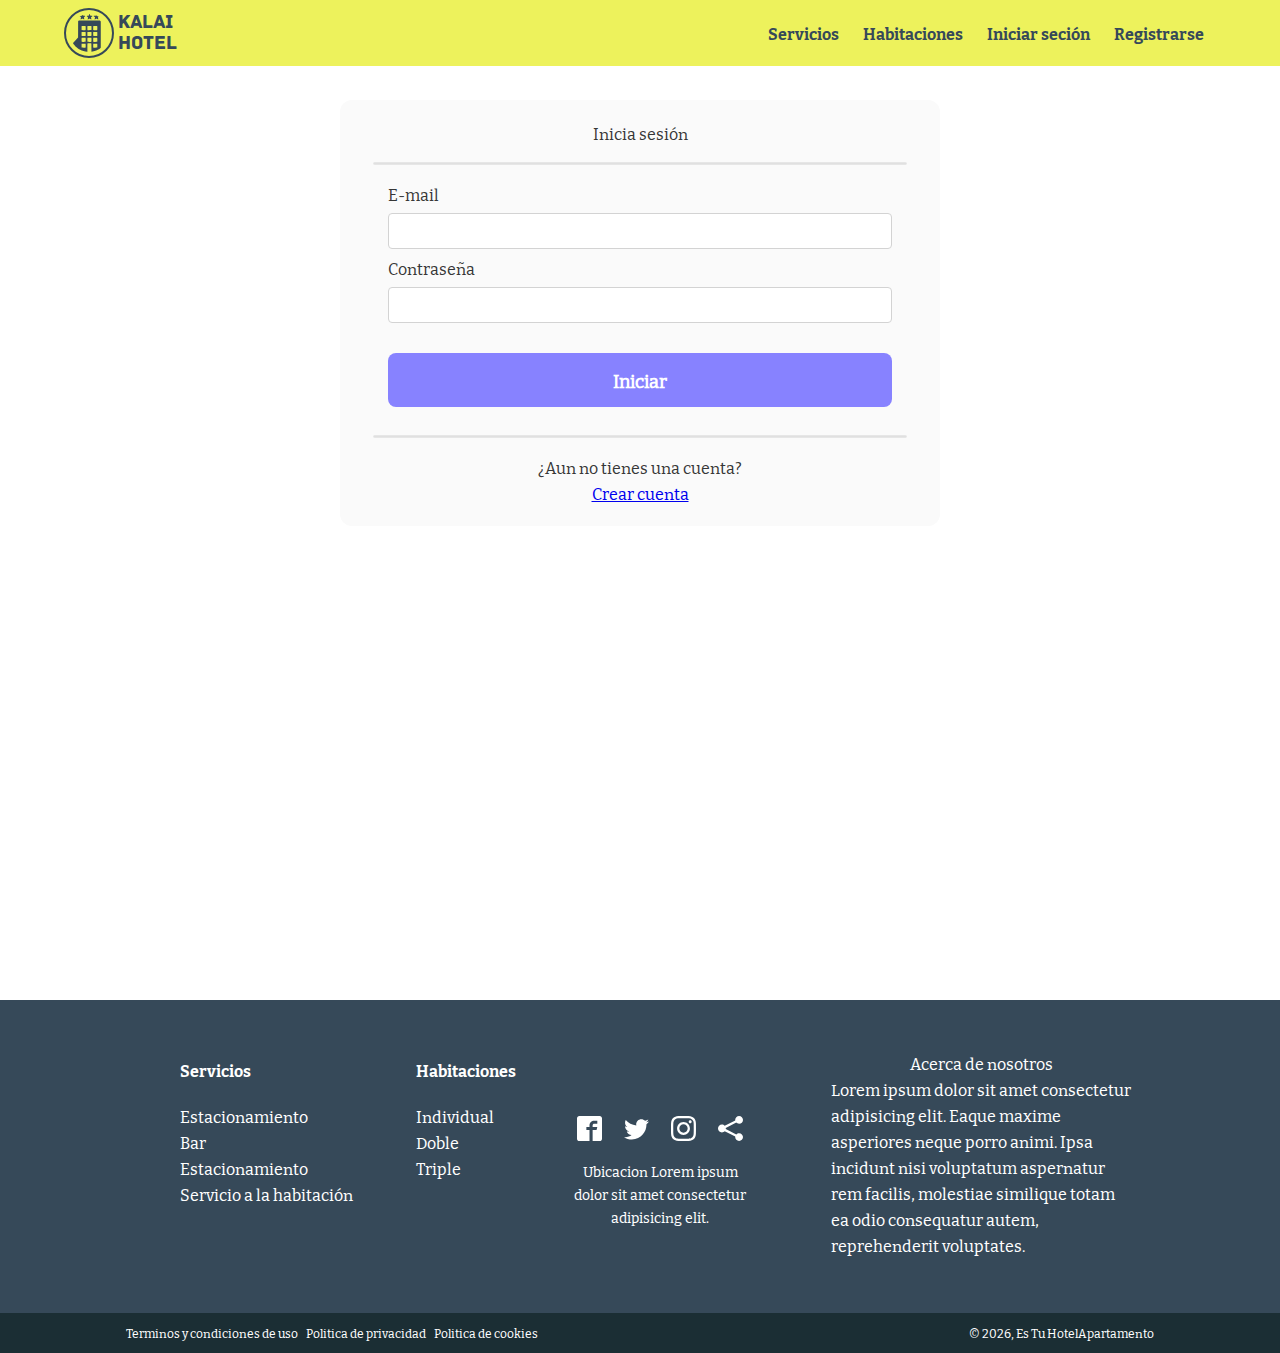
<file: log-in/index.html>
<!DOCTYPE html><html lang="en"><head><meta charSet="utf-8"/><meta http-equiv="x-ua-compatible" content="ie=edge"/><meta name="viewport" content="width=device-width, initial-scale=1, shrink-to-fit=no"/><style data-href="/styles.86cfaf8e02e9bec4b275.css">.PresetDateRangePicker_panel{padding:0 22px 11px}.PresetDateRangePicker_button{position:relative;height:100%;text-align:center;background:0 0;border:2px solid #00a699;color:#00a699;padding:4px 12px;margin-right:8px;font:inherit;font-weight:700;line-height:normal;overflow:visible;box-sizing:border-box;cursor:pointer}.PresetDateRangePicker_button:active{outline:0}.PresetDateRangePicker_button__selected{color:#fff;background:#00a699}.SingleDatePickerInput{display:inline-block;background-color:#fff}.SingleDatePickerInput__withBorder{border-radius:2px;border:1px solid #dbdbdb}.SingleDatePickerInput__rtl{direction:rtl}.SingleDatePickerInput__disabled{background-color:#f2f2f2}.SingleDatePickerInput__block{display:block}.SingleDatePickerInput__showClearDate{padding-right:30px}.SingleDatePickerInput_clearDate{background:0 0;border:0;color:inherit;font:inherit;line-height:normal;overflow:visible;cursor:pointer;padding:10px;margin:0 10px 0 5px;position:absolute;right:0;top:50%;-webkit-transform:translateY(-50%);transform:translateY(-50%)}.SingleDatePickerInput_clearDate__default:focus,.SingleDatePickerInput_clearDate__default:hover{background:#dbdbdb;border-radius:50%}.SingleDatePickerInput_clearDate__small{padding:6px}.SingleDatePickerInput_clearDate__hide{visibility:hidden}.SingleDatePickerInput_clearDate_svg{fill:#82888a;height:12px;width:15px;vertical-align:middle}.SingleDatePickerInput_clearDate_svg__small{height:9px}.SingleDatePickerInput_calendarIcon{background:0 0;border:0;color:inherit;font:inherit;line-height:normal;overflow:visible;cursor:pointer;display:inline-block;vertical-align:middle;padding:10px;margin:0 5px 0 10px}.SingleDatePickerInput_calendarIcon_svg{fill:#82888a;height:15px;width:14px;vertical-align:middle}.SingleDatePicker{position:relative;display:inline-block}.SingleDatePicker__block{display:block}.SingleDatePicker_picker{z-index:1;background-color:#fff;position:absolute}.SingleDatePicker_picker__rtl{direction:rtl}.SingleDatePicker_picker__directionLeft{left:0}.SingleDatePicker_picker__directionRight{right:0}.SingleDatePicker_picker__portal{background-color:rgba(0,0,0,.3);position:fixed;top:0;left:0;height:100%;width:100%}.SingleDatePicker_picker__fullScreenPortal{background-color:#fff}.SingleDatePicker_closeButton{background:0 0;border:0;color:inherit;font:inherit;line-height:normal;overflow:visible;cursor:pointer;position:absolute;top:0;right:0;padding:15px;z-index:2}.SingleDatePicker_closeButton:focus,.SingleDatePicker_closeButton:hover{color:darken(#cacccd,10%);text-decoration:none}.SingleDatePicker_closeButton_svg{height:15px;width:15px;fill:#cacccd}.DayPickerKeyboardShortcuts_buttonReset{background:0 0;border:0;border-radius:0;color:inherit;font:inherit;line-height:normal;overflow:visible;padding:0;cursor:pointer;font-size:14px}.DayPickerKeyboardShortcuts_buttonReset:active{outline:0}.DayPickerKeyboardShortcuts_show{width:33px;height:26px;position:absolute;z-index:2}.DayPickerKeyboardShortcuts_show:before{content:"";display:block;position:absolute}.DayPickerKeyboardShortcuts_show__bottomRight{bottom:0;right:0}.DayPickerKeyboardShortcuts_show__bottomRight:before{border-top:26px solid transparent;border-right:33px solid #00a699;bottom:0;right:0}.DayPickerKeyboardShortcuts_show__bottomRight:hover:before{border-right:33px solid #008489}.DayPickerKeyboardShortcuts_show__topRight{top:0;right:0}.DayPickerKeyboardShortcuts_show__topRight:before{border-bottom:26px solid transparent;border-right:33px solid #00a699;top:0;right:0}.DayPickerKeyboardShortcuts_show__topRight:hover:before{border-right:33px solid #008489}.DayPickerKeyboardShortcuts_show__topLeft{top:0;left:0}.DayPickerKeyboardShortcuts_show__topLeft:before{border-bottom:26px solid transparent;border-left:33px solid #00a699;top:0;left:0}.DayPickerKeyboardShortcuts_show__topLeft:hover:before{border-left:33px solid #008489}.DayPickerKeyboardShortcuts_showSpan{color:#fff;position:absolute}.DayPickerKeyboardShortcuts_showSpan__bottomRight{bottom:0;right:5px}.DayPickerKeyboardShortcuts_showSpan__topRight{top:1px;right:5px}.DayPickerKeyboardShortcuts_showSpan__topLeft{top:1px;left:5px}.DayPickerKeyboardShortcuts_panel{overflow:auto;background:#fff;border:1px solid #dbdbdb;border-radius:2px;position:absolute;top:0;bottom:0;right:0;left:0;z-index:2;padding:22px;margin:33px;text-align:left}.DayPickerKeyboardShortcuts_title{font-size:16px;font-weight:700;margin:0}.DayPickerKeyboardShortcuts_list{list-style:none;padding:0;font-size:14px}.DayPickerKeyboardShortcuts_close{position:absolute;right:22px;top:22px;z-index:2}.DayPickerKeyboardShortcuts_close:active{outline:0}.DayPickerKeyboardShortcuts_closeSvg{height:15px;width:15px;fill:#cacccd}.DayPickerKeyboardShortcuts_closeSvg:focus,.DayPickerKeyboardShortcuts_closeSvg:hover{fill:#82888a}.CalendarDay{box-sizing:border-box;cursor:pointer;font-size:14px;text-align:center}.CalendarDay:active{outline:0}.CalendarDay__defaultCursor{cursor:default}.CalendarDay__default{border:1px solid #e4e7e7;color:#484848;background:#fff}.CalendarDay__default:hover{background:#e4e7e7;border:1px solid #e4e7e7;color:inherit}.CalendarDay__hovered_offset{background:#f4f5f5;border:1px double #e4e7e7;color:inherit}.CalendarDay__outside{border:0;background:#fff;color:#484848}.CalendarDay__outside:hover{border:0}.CalendarDay__blocked_minimum_nights{background:#fff;border:1px solid #eceeee;color:#cacccd}.CalendarDay__blocked_minimum_nights:active,.CalendarDay__blocked_minimum_nights:hover{background:#fff;color:#cacccd}.CalendarDay__highlighted_calendar{background:#ffe8bc;color:#484848}.CalendarDay__highlighted_calendar:active,.CalendarDay__highlighted_calendar:hover{background:#ffce71;color:#484848}.CalendarDay__selected_span{background:#66e2da;border:1px double #33dacd;color:#fff}.CalendarDay__selected_span:active,.CalendarDay__selected_span:hover{background:#33dacd;border:1px double #33dacd;color:#fff}.CalendarDay__selected,.CalendarDay__selected:active,.CalendarDay__selected:hover{background:#00a699;border:1px double #00a699;color:#fff}.CalendarDay__hovered_span,.CalendarDay__hovered_span:hover{background:#b2f1ec;border:1px double #80e8e0;color:#007a87}.CalendarDay__hovered_span:active{background:#80e8e0;border:1px double #80e8e0;color:#007a87}.CalendarDay__blocked_calendar,.CalendarDay__blocked_calendar:active,.CalendarDay__blocked_calendar:hover{background:#cacccd;border:1px solid #cacccd;color:#82888a}.CalendarDay__blocked_out_of_range,.CalendarDay__blocked_out_of_range:active,.CalendarDay__blocked_out_of_range:hover{background:#fff;border:1px solid #e4e7e7;color:#cacccd}.CalendarDay__hovered_start_first_possible_end{background:#eceeee;border:1px double #eceeee}.CalendarDay__hovered_start_blocked_min_nights{background:#eceeee;border:1px double #e4e7e7}.CalendarMonth{background:#fff;text-align:center;vertical-align:top;-webkit-user-select:none;-ms-user-select:none;user-select:none}.CalendarMonth_table{border-collapse:collapse;border-spacing:0}.CalendarMonth_verticalSpacing{border-collapse:separate}.CalendarMonth_caption{color:#484848;font-size:18px;text-align:center;padding-top:22px;padding-bottom:37px;caption-side:top}.CalendarMonth_caption__verticalScrollable{padding-top:12px;padding-bottom:7px}.CalendarMonthGrid{background:#fff;text-align:left;z-index:0}.CalendarMonthGrid__animating{z-index:1}.CalendarMonthGrid__horizontal{position:absolute;left:9px}.CalendarMonthGrid__vertical,.CalendarMonthGrid__vertical_scrollable{margin:0 auto}.CalendarMonthGrid_month__horizontal{display:inline-block;vertical-align:top;min-height:100%}.CalendarMonthGrid_month__hideForAnimation{position:absolute;z-index:-1;opacity:0;pointer-events:none}.CalendarMonthGrid_month__hidden{visibility:hidden}.DayPickerNavigation{position:relative;z-index:2}.DayPickerNavigation__horizontal{height:0}.DayPickerNavigation__verticalScrollable_prevNav{z-index:1}.DayPickerNavigation__verticalDefault{position:absolute;width:100%;height:52px;bottom:0;left:0}.DayPickerNavigation__verticalScrollableDefault{position:relative}.DayPickerNavigation__bottom{height:auto}.DayPickerNavigation__bottomDefault{-webkit-box-pack:justify;-ms-flex-pack:justify;display:flex;justify-content:space-between}.DayPickerNavigation_button{cursor:pointer;-webkit-user-select:none;-ms-user-select:none;user-select:none;border:0;padding:0;margin:0}.DayPickerNavigation_button__default{border:1px solid #e4e7e7;background-color:#fff;color:#757575}.DayPickerNavigation_button__default:focus,.DayPickerNavigation_button__default:hover{border:1px solid #c4c4c4}.DayPickerNavigation_button__default:active{background:#f2f2f2}.DayPickerNavigation_button__disabled{cursor:default;border:1px solid #f2f2f2}.DayPickerNavigation_button__disabled:focus,.DayPickerNavigation_button__disabled:hover{border:1px solid #f2f2f2}.DayPickerNavigation_button__disabled:active{background:0 0}.DayPickerNavigation_button__horizontalDefault{position:absolute;top:18px;line-height:.78;border-radius:3px;padding:6px 9px}.DayPickerNavigation_bottomButton__horizontalDefault{position:static;margin:-10px 22px 30px}.DayPickerNavigation_leftButton__horizontalDefault{left:22px}.DayPickerNavigation_rightButton__horizontalDefault{right:22px}.DayPickerNavigation_button__verticalDefault{padding:5px;background:#fff;box-shadow:0 0 5px 2px rgba(0,0,0,.1);position:relative;display:inline-block;text-align:center;height:100%;width:50%}.DayPickerNavigation_nextButton__verticalDefault{border-left:0}.DayPickerNavigation_nextButton__verticalScrollableDefault,.DayPickerNavigation_prevButton__verticalScrollableDefault{width:100%}.DayPickerNavigation_svg__horizontal{height:19px;width:19px;fill:#82888a;display:block}.DayPickerNavigation_svg__vertical{height:42px;width:42px;fill:#484848}.DayPickerNavigation_svg__disabled{fill:#f2f2f2}.DayPicker{position:relative;text-align:left}.DayPicker,.DayPicker__horizontal{background:#fff}.DayPicker__verticalScrollable{height:100%}.DayPicker__hidden{visibility:hidden}.DayPicker__withBorder{box-shadow:0 2px 6px rgba(0,0,0,.05),0 0 0 1px rgba(0,0,0,.07);border-radius:3px}.DayPicker_portal__horizontal{box-shadow:none;position:absolute;left:50%;top:50%}.DayPicker_portal__vertical{position:static}.DayPicker_focusRegion{outline:0}.DayPicker_calendarInfo__horizontal,.DayPicker_wrapper__horizontal{display:inline-block;vertical-align:top}.DayPicker_weekHeaders{position:relative}.DayPicker_weekHeaders__horizontal{margin-left:9px}.DayPicker_weekHeader{color:#757575;position:absolute;top:62px;z-index:2;text-align:left}.DayPicker_weekHeader__vertical{left:50%}.DayPicker_weekHeader__verticalScrollable{top:0;display:table-row;border-bottom:1px solid #dbdbdb;background:#fff;margin-left:0;left:0;width:100%;text-align:center}.DayPicker_weekHeader_ul{list-style:none;margin:1px 0;padding-left:0;padding-right:0;font-size:14px}.DayPicker_weekHeader_li{display:inline-block;text-align:center}.DayPicker_transitionContainer{position:relative;overflow:hidden;border-radius:3px}.DayPicker_transitionContainer__horizontal{-webkit-transition:height .2s ease-in-out;transition:height .2s ease-in-out}.DayPicker_transitionContainer__vertical{width:100%}.DayPicker_transitionContainer__verticalScrollable{padding-top:20px;height:100%;position:absolute;top:0;bottom:0;right:0;left:0;overflow-y:scroll}.DateInput{margin:0;padding:0;background:#fff;position:relative;display:inline-block;width:130px;vertical-align:middle}.DateInput__small{width:97px}.DateInput__block{width:100%}.DateInput__disabled{background:#f2f2f2;color:#dbdbdb}.DateInput_input{font-weight:200;font-size:19px;line-height:24px;color:#484848;background-color:#fff;width:100%;padding:11px 11px 9px;border:0;border-bottom:2px solid transparent;border-radius:0}.DateInput_input__small{font-size:15px;line-height:18px;letter-spacing:.2px;padding:7px 7px 5px}.DateInput_input__regular{font-weight:auto}.DateInput_input__readOnly{-webkit-user-select:none;-ms-user-select:none;user-select:none}.DateInput_input__focused{outline:0;background:#fff;border:0;border-bottom:2px solid #008489}.DateInput_input__disabled{background:#f2f2f2;font-style:italic}.DateInput_screenReaderMessage{border:0;clip:rect(0,0,0,0);height:1px;margin:-1px;overflow:hidden;padding:0;position:absolute;width:1px}.DateInput_fang{position:absolute;width:20px;height:10px;left:22px;z-index:2}.DateInput_fangShape{fill:#fff}.DateInput_fangStroke{stroke:#dbdbdb;fill:transparent}.DateRangePickerInput{background-color:#fff;display:inline-block}.DateRangePickerInput__disabled{background:#f2f2f2}.DateRangePickerInput__withBorder{border-radius:2px;border:1px solid #dbdbdb}.DateRangePickerInput__rtl{direction:rtl}.DateRangePickerInput__block{display:block}.DateRangePickerInput__showClearDates{padding-right:30px}.DateRangePickerInput_arrow{display:inline-block;vertical-align:middle;color:#484848}.DateRangePickerInput_arrow_svg{vertical-align:middle;fill:#484848;height:24px;width:24px}.DateRangePickerInput_clearDates{background:0 0;border:0;color:inherit;font:inherit;line-height:normal;overflow:visible;cursor:pointer;padding:10px;margin:0 10px 0 5px;position:absolute;right:0;top:50%;-webkit-transform:translateY(-50%);transform:translateY(-50%)}.DateRangePickerInput_clearDates__small{padding:6px}.DateRangePickerInput_clearDates_default:focus,.DateRangePickerInput_clearDates_default:hover{background:#dbdbdb;border-radius:50%}.DateRangePickerInput_clearDates__hide{visibility:hidden}.DateRangePickerInput_clearDates_svg{fill:#82888a;height:12px;width:15px;vertical-align:middle}.DateRangePickerInput_clearDates_svg__small{height:9px}.DateRangePickerInput_calendarIcon{background:0 0;border:0;color:inherit;font:inherit;line-height:normal;overflow:visible;cursor:pointer;display:inline-block;vertical-align:middle;padding:10px;margin:0 5px 0 10px}.DateRangePickerInput_calendarIcon_svg{fill:#82888a;height:15px;width:14px;vertical-align:middle}.DateRangePicker{position:relative;display:inline-block}.DateRangePicker__block{display:block}.DateRangePicker_picker{z-index:1;background-color:#fff;position:absolute}.DateRangePicker_picker__rtl{direction:rtl}.DateRangePicker_picker__directionLeft{left:0}.DateRangePicker_picker__directionRight{right:0}.DateRangePicker_picker__portal{background-color:rgba(0,0,0,.3);position:fixed;top:0;left:0;height:100%;width:100%}.DateRangePicker_picker__fullScreenPortal{background-color:#fff}.DateRangePicker_closeButton{background:0 0;border:0;color:inherit;font:inherit;line-height:normal;overflow:visible;cursor:pointer;position:absolute;top:0;right:0;padding:15px;z-index:2}.DateRangePicker_closeButton:focus,.DateRangePicker_closeButton:hover{color:darken(#cacccd,10%);text-decoration:none}.DateRangePicker_closeButton_svg{height:15px;width:15px;fill:#cacccd}@font-face{font-family:Archive;src:url(/static/Archive-Regular-a51a0e278c95c61a3a4bf2a46e7407a4.otf)}@font-face{font-family:BitterPro_R;src:url(/static/BitterPro-Regular-22a6b8e171f8ca55cadbd527ab5fe279.ttf)}@font-face{font-family:BitterPro_B;src:url(/static/BitterPro-Bold-f445240175b9697b9bec7ee8adcfc7b8.ttf)}*{box-sizing:border-box}html{-ms-text-size-adjust:100%;-webkit-text-size-adjust:100%;font-family:BitterPro_R,sans-serif,Arial}body{margin:0;height:100%;overflow-y:hidden;-webkit-font-smoothing:antialiased;-moz-osx-font-smoothing:grayscale}article,aside,details,figcaption,figure,footer,header,main,menu,nav,section,summary{display:block}audio,canvas,progress,video{display:inline-block}audio:not([controls]){display:none;height:0}progress{vertical-align:baseline}[hidden],template{display:none}a{background-color:transparent;-webkit-text-decoration-skip:objects}a:active,a:hover{outline-width:0}abbr[title]{border-bottom:none;text-decoration:underline;-webkit-text-decoration:underline dotted;text-decoration:underline dotted}b,strong{font-weight:inherit;font-weight:bolder}dfn{font-style:italic}h1{font-size:2em;margin:.67em 0}mark{background-color:#ff0;color:#000}small{font-size:80%}sub,sup{font-size:75%;line-height:0;position:relative;vertical-align:baseline}sub{bottom:-.25em}sup{top:-.5em}img{border-style:none}svg:not(:root){overflow:hidden}code,kbd,pre,samp{font-family:monospace,monospace;font-size:1em}figure{margin:1em 40px}hr{box-sizing:content-box;height:0;overflow:visible}button,input,optgroup,select,textarea{font:inherit;margin:0}optgroup{font-weight:700}button,input{overflow:visible}button,select{text-transform:none}[type=reset],[type=submit],button,html [type=button]{-webkit-appearance:button}[type=button]::-moz-focus-inner,[type=reset]::-moz-focus-inner,[type=submit]::-moz-focus-inner,button::-moz-focus-inner{border-style:none;padding:0}[type=button]:-moz-focusring,[type=reset]:-moz-focusring,[type=submit]:-moz-focusring,button:-moz-focusring{outline:1px dotted ButtonText}fieldset{border:1px solid silver;margin:0 2px;padding:.35em .625em .75em}legend{box-sizing:border-box;color:inherit;display:table;max-width:100%;padding:0;white-space:normal}textarea{overflow:auto}[type=checkbox],[type=radio]{box-sizing:border-box;padding:0}[type=number]::-webkit-inner-spin-button,[type=number]::-webkit-outer-spin-button{height:auto}[type=search]{-webkit-appearance:textfield;outline-offset:-2px}[type=search]::-webkit-search-cancel-button,[type=search]::-webkit-search-decoration{-webkit-appearance:none}::-webkit-input-placeholder{color:inherit;opacity:.54}::-webkit-file-upload-button{-webkit-appearance:button;font:inherit}html{font:112.5%/1.45em;box-sizing:border-box;overflow-y:scroll}*,:after,:before{box-sizing:inherit}body{color:rgba(0,0,0,.8);font-weight:400;word-wrap:break-word;-webkit-font-kerning:normal;font-kerning:normal;-ms-font-feature-settings:"kern","liga","clig","calt";font-feature-settings:"kern","liga","clig","calt"}img{max-width:100%;margin-left:0;margin-right:0;margin-top:0;padding:0}h1{font-size:2.25rem}h1,h2{padding:0;margin:0 0 1.45rem;color:inherit;font-family:BitterPro_B,-apple-system,BlinkMacSystemFont,Segoe UI,Roboto,Oxygen,Ubuntu,Cantarell,Fira Sans,Droid Sans,Helvetica Neue,sans-serif;font-weight:700;text-rendering:optimizeLegibility;line-height:1.1}h2{font-size:1.62671rem}h3{font-size:1.38316rem}h3,h4{padding:0;margin:0 0 1.45rem;color:inherit;font-family:BitterPro_B,-apple-system,BlinkMacSystemFont,Segoe UI,Roboto,Oxygen,Ubuntu,Cantarell,Fira Sans,Droid Sans,Helvetica Neue,sans-serif;font-weight:700;text-rendering:optimizeLegibility;line-height:1.1}h4{font-size:1rem}h5{font-size:.85028rem}h5,h6{padding:0;margin:0 0 1.45rem;color:inherit;font-family:BitterPro_B,-apple-system,BlinkMacSystemFont,Segoe UI,Roboto,Oxygen,Ubuntu,Cantarell,Fira Sans,Droid Sans,Helvetica Neue,sans-serif;font-weight:700;text-rendering:optimizeLegibility;line-height:1.1}h6{font-size:.78405rem}hgroup{padding:0;margin:0 0 1.45rem}ol,ul{padding:0;margin:0 0 1.45rem 1.45rem;list-style-position:outside;list-style-image:none}dd,dl,figure,p{padding:0;margin:0 0 1.45rem}pre{font-size:.85rem;line-height:1.42;background:rgba(0,0,0,.04);border-radius:3px;overflow:auto;word-wrap:normal;padding:1.45rem}fieldset,pre{margin:0 0 1.45rem}fieldset{padding:0}blockquote{padding:0;margin:0 1.45rem 1.45rem}form,iframe,noscript{padding:0;margin:0 0 1.45rem}hr{padding:0;margin:0 0 calc(1.45rem - 1px);background:rgba(0,0,0,.2);border:none;height:1px}address{padding:0;margin:0 0 1.45rem}b,dt,strong{font-weight:700}li{margin-bottom:.725rem}ol li,ul li{padding-left:0}li>ol,li>ul{margin-left:1.45rem;margin-bottom:.725rem;margin-top:.725rem}blockquote :last-child,li :last-child,p :last-child{margin-bottom:0}li>p{margin-bottom:.725rem}code,kbd,samp{font-size:.85rem;line-height:1.45rem}abbr,abbr[title],acronym{border-bottom:1px dotted rgba(0,0,0,.5);cursor:help}abbr[title]{text-decoration:none}code,tt{background-color:rgba(0,0,0,.04);border-radius:3px;font-family:SFMono-Regular,Consolas,Roboto Mono,Droid Sans Mono,Liberation Mono,Menlo,Courier,monospace;padding:.2em 0}pre code{background:none;line-height:1.42}code:after,code:before,tt:after,tt:before{letter-spacing:-.2em;content:" "}pre code:after,pre code:before,pre tt:after,pre tt:before{content:""}@media only screen and (max-width:480px){html{font-size:100%}}.Toastify__toast-container{z-index:9999;-webkit-transform:translateZ(9999px);position:fixed;padding:4px;width:320px;box-sizing:border-box;color:#fff}.Toastify__toast-container--top-left{top:1em;left:1em}.Toastify__toast-container--top-center{top:1em;left:50%;margin-left:-160px}.Toastify__toast-container--top-right{top:1em;right:1em}.Toastify__toast-container--bottom-left{bottom:1em;left:1em}.Toastify__toast-container--bottom-center{bottom:1em;left:50%;margin-left:-160px}.Toastify__toast-container--bottom-right{bottom:1em;right:1em}@media only screen and (max-width:480px){.Toastify__toast-container{width:100vw;padding:0;left:0;margin:0}.Toastify__toast-container--top-center,.Toastify__toast-container--top-left,.Toastify__toast-container--top-right{top:0}.Toastify__toast-container--bottom-center,.Toastify__toast-container--bottom-left,.Toastify__toast-container--bottom-right{bottom:0}.Toastify__toast-container--rtl{right:0;left:auto}}.Toastify__toast{position:relative;min-height:64px;box-sizing:border-box;margin-bottom:1rem;padding:8px;border-radius:1px;box-shadow:0 1px 10px 0 rgba(0,0,0,.1),0 2px 15px 0 rgba(0,0,0,.05);display:flex;justify-content:space-between;max-height:800px;overflow:hidden;font-family:sans-serif;cursor:pointer;direction:ltr}.Toastify__toast--rtl{direction:rtl}.Toastify__toast--default{background:#fff;color:#aaa}.Toastify__toast--info{background:#3498db}.Toastify__toast--success{background:#07bc0c}.Toastify__toast--warning{background:#f1c40f}.Toastify__toast--error{background:#e74c3c}.Toastify__toast-body{margin:auto 0;flex:1 1}@media only screen and (max-width:480px){.Toastify__toast{margin-bottom:0}}.Toastify__close-button{color:#fff;font-weight:700;font-size:14px;background:transparent;outline:none;border:none;padding:0;cursor:pointer;opacity:.7;-webkit-transition:.3s ease;transition:.3s ease;align-self:flex-start}.Toastify__close-button--default{color:#000;opacity:.3}.Toastify__close-button:focus,.Toastify__close-button:hover{opacity:1}@-webkit-keyframes Toastify__trackProgress{0%{-webkit-transform:scaleX(1);transform:scaleX(1)}to{-webkit-transform:scaleX(0);transform:scaleX(0)}}@keyframes Toastify__trackProgress{0%{-webkit-transform:scaleX(1);transform:scaleX(1)}to{-webkit-transform:scaleX(0);transform:scaleX(0)}}.Toastify__progress-bar{position:absolute;bottom:0;left:0;width:100%;height:5px;z-index:9999;opacity:.7;background-color:hsla(0,0%,100%,.7);-webkit-transform-origin:left;transform-origin:left}.Toastify__progress-bar--animated{-webkit-animation:Toastify__trackProgress linear 1 forwards;animation:Toastify__trackProgress linear 1 forwards}.Toastify__progress-bar--controlled{-webkit-transition:-webkit-transform .2s;transition:-webkit-transform .2s;transition:transform .2s;transition:transform .2s,-webkit-transform .2s}.Toastify__progress-bar--rtl{right:0;left:auto;-webkit-transform-origin:right;transform-origin:right}.Toastify__progress-bar--default{background:-webkit-gradient(linear,left top,right top,from(#4cd964),color-stop(#5ac8fa),color-stop(#007aff),color-stop(#34aadc),color-stop(#5856d6),to(#ff2d55));background:linear-gradient(90deg,#4cd964,#5ac8fa,#007aff,#34aadc,#5856d6,#ff2d55)}@-webkit-keyframes Toastify__bounceInRight{0%,60%,75%,90%,to{-webkit-animation-timing-function:cubic-bezier(.215,.61,.355,1);animation-timing-function:cubic-bezier(.215,.61,.355,1)}0%{opacity:0;-webkit-transform:translate3d(3000px,0,0);transform:translate3d(3000px,0,0)}60%{opacity:1;-webkit-transform:translate3d(-25px,0,0);transform:translate3d(-25px,0,0)}75%{-webkit-transform:translate3d(10px,0,0);transform:translate3d(10px,0,0)}90%{-webkit-transform:translate3d(-5px,0,0);transform:translate3d(-5px,0,0)}to{-webkit-transform:none;transform:none}}@keyframes Toastify__bounceInRight{0%,60%,75%,90%,to{-webkit-animation-timing-function:cubic-bezier(.215,.61,.355,1);animation-timing-function:cubic-bezier(.215,.61,.355,1)}0%{opacity:0;-webkit-transform:translate3d(3000px,0,0);transform:translate3d(3000px,0,0)}60%{opacity:1;-webkit-transform:translate3d(-25px,0,0);transform:translate3d(-25px,0,0)}75%{-webkit-transform:translate3d(10px,0,0);transform:translate3d(10px,0,0)}90%{-webkit-transform:translate3d(-5px,0,0);transform:translate3d(-5px,0,0)}to{-webkit-transform:none;transform:none}}@-webkit-keyframes Toastify__bounceOutRight{20%{opacity:1;-webkit-transform:translate3d(-20px,0,0);transform:translate3d(-20px,0,0)}to{opacity:0;-webkit-transform:translate3d(2000px,0,0);transform:translate3d(2000px,0,0)}}@keyframes Toastify__bounceOutRight{20%{opacity:1;-webkit-transform:translate3d(-20px,0,0);transform:translate3d(-20px,0,0)}to{opacity:0;-webkit-transform:translate3d(2000px,0,0);transform:translate3d(2000px,0,0)}}@-webkit-keyframes Toastify__bounceInLeft{0%,60%,75%,90%,to{-webkit-animation-timing-function:cubic-bezier(.215,.61,.355,1);animation-timing-function:cubic-bezier(.215,.61,.355,1)}0%{opacity:0;-webkit-transform:translate3d(-3000px,0,0);transform:translate3d(-3000px,0,0)}60%{opacity:1;-webkit-transform:translate3d(25px,0,0);transform:translate3d(25px,0,0)}75%{-webkit-transform:translate3d(-10px,0,0);transform:translate3d(-10px,0,0)}90%{-webkit-transform:translate3d(5px,0,0);transform:translate3d(5px,0,0)}to{-webkit-transform:none;transform:none}}@keyframes Toastify__bounceInLeft{0%,60%,75%,90%,to{-webkit-animation-timing-function:cubic-bezier(.215,.61,.355,1);animation-timing-function:cubic-bezier(.215,.61,.355,1)}0%{opacity:0;-webkit-transform:translate3d(-3000px,0,0);transform:translate3d(-3000px,0,0)}60%{opacity:1;-webkit-transform:translate3d(25px,0,0);transform:translate3d(25px,0,0)}75%{-webkit-transform:translate3d(-10px,0,0);transform:translate3d(-10px,0,0)}90%{-webkit-transform:translate3d(5px,0,0);transform:translate3d(5px,0,0)}to{-webkit-transform:none;transform:none}}@-webkit-keyframes Toastify__bounceOutLeft{20%{opacity:1;-webkit-transform:translate3d(20px,0,0);transform:translate3d(20px,0,0)}to{opacity:0;-webkit-transform:translate3d(-2000px,0,0);transform:translate3d(-2000px,0,0)}}@keyframes Toastify__bounceOutLeft{20%{opacity:1;-webkit-transform:translate3d(20px,0,0);transform:translate3d(20px,0,0)}to{opacity:0;-webkit-transform:translate3d(-2000px,0,0);transform:translate3d(-2000px,0,0)}}@-webkit-keyframes Toastify__bounceInUp{0%,60%,75%,90%,to{-webkit-animation-timing-function:cubic-bezier(.215,.61,.355,1);animation-timing-function:cubic-bezier(.215,.61,.355,1)}0%{opacity:0;-webkit-transform:translate3d(0,3000px,0);transform:translate3d(0,3000px,0)}60%{opacity:1;-webkit-transform:translate3d(0,-20px,0);transform:translate3d(0,-20px,0)}75%{-webkit-transform:translate3d(0,10px,0);transform:translate3d(0,10px,0)}90%{-webkit-transform:translate3d(0,-5px,0);transform:translate3d(0,-5px,0)}to{-webkit-transform:translateZ(0);transform:translateZ(0)}}@keyframes Toastify__bounceInUp{0%,60%,75%,90%,to{-webkit-animation-timing-function:cubic-bezier(.215,.61,.355,1);animation-timing-function:cubic-bezier(.215,.61,.355,1)}0%{opacity:0;-webkit-transform:translate3d(0,3000px,0);transform:translate3d(0,3000px,0)}60%{opacity:1;-webkit-transform:translate3d(0,-20px,0);transform:translate3d(0,-20px,0)}75%{-webkit-transform:translate3d(0,10px,0);transform:translate3d(0,10px,0)}90%{-webkit-transform:translate3d(0,-5px,0);transform:translate3d(0,-5px,0)}to{-webkit-transform:translateZ(0);transform:translateZ(0)}}@-webkit-keyframes Toastify__bounceOutUp{20%{-webkit-transform:translate3d(0,-10px,0);transform:translate3d(0,-10px,0)}40%,45%{opacity:1;-webkit-transform:translate3d(0,20px,0);transform:translate3d(0,20px,0)}to{opacity:0;-webkit-transform:translate3d(0,-2000px,0);transform:translate3d(0,-2000px,0)}}@keyframes Toastify__bounceOutUp{20%{-webkit-transform:translate3d(0,-10px,0);transform:translate3d(0,-10px,0)}40%,45%{opacity:1;-webkit-transform:translate3d(0,20px,0);transform:translate3d(0,20px,0)}to{opacity:0;-webkit-transform:translate3d(0,-2000px,0);transform:translate3d(0,-2000px,0)}}@-webkit-keyframes Toastify__bounceInDown{0%,60%,75%,90%,to{-webkit-animation-timing-function:cubic-bezier(.215,.61,.355,1);animation-timing-function:cubic-bezier(.215,.61,.355,1)}0%{opacity:0;-webkit-transform:translate3d(0,-3000px,0);transform:translate3d(0,-3000px,0)}60%{opacity:1;-webkit-transform:translate3d(0,25px,0);transform:translate3d(0,25px,0)}75%{-webkit-transform:translate3d(0,-10px,0);transform:translate3d(0,-10px,0)}90%{-webkit-transform:translate3d(0,5px,0);transform:translate3d(0,5px,0)}to{-webkit-transform:none;transform:none}}@keyframes Toastify__bounceInDown{0%,60%,75%,90%,to{-webkit-animation-timing-function:cubic-bezier(.215,.61,.355,1);animation-timing-function:cubic-bezier(.215,.61,.355,1)}0%{opacity:0;-webkit-transform:translate3d(0,-3000px,0);transform:translate3d(0,-3000px,0)}60%{opacity:1;-webkit-transform:translate3d(0,25px,0);transform:translate3d(0,25px,0)}75%{-webkit-transform:translate3d(0,-10px,0);transform:translate3d(0,-10px,0)}90%{-webkit-transform:translate3d(0,5px,0);transform:translate3d(0,5px,0)}to{-webkit-transform:none;transform:none}}@-webkit-keyframes Toastify__bounceOutDown{20%{-webkit-transform:translate3d(0,10px,0);transform:translate3d(0,10px,0)}40%,45%{opacity:1;-webkit-transform:translate3d(0,-20px,0);transform:translate3d(0,-20px,0)}to{opacity:0;-webkit-transform:translate3d(0,2000px,0);transform:translate3d(0,2000px,0)}}@keyframes Toastify__bounceOutDown{20%{-webkit-transform:translate3d(0,10px,0);transform:translate3d(0,10px,0)}40%,45%{opacity:1;-webkit-transform:translate3d(0,-20px,0);transform:translate3d(0,-20px,0)}to{opacity:0;-webkit-transform:translate3d(0,2000px,0);transform:translate3d(0,2000px,0)}}.Toastify__bounce-enter--bottom-left,.Toastify__bounce-enter--top-left{-webkit-animation-name:Toastify__bounceInLeft;animation-name:Toastify__bounceInLeft}.Toastify__bounce-enter--bottom-right,.Toastify__bounce-enter--top-right{-webkit-animation-name:Toastify__bounceInRight;animation-name:Toastify__bounceInRight}.Toastify__bounce-enter--top-center{-webkit-animation-name:Toastify__bounceInDown;animation-name:Toastify__bounceInDown}.Toastify__bounce-enter--bottom-center{-webkit-animation-name:Toastify__bounceInUp;animation-name:Toastify__bounceInUp}.Toastify__bounce-exit--bottom-left,.Toastify__bounce-exit--top-left{-webkit-animation-name:Toastify__bounceOutLeft;animation-name:Toastify__bounceOutLeft}.Toastify__bounce-exit--bottom-right,.Toastify__bounce-exit--top-right{-webkit-animation-name:Toastify__bounceOutRight;animation-name:Toastify__bounceOutRight}.Toastify__bounce-exit--top-center{-webkit-animation-name:Toastify__bounceOutUp;animation-name:Toastify__bounceOutUp}.Toastify__bounce-exit--bottom-center{-webkit-animation-name:Toastify__bounceOutDown;animation-name:Toastify__bounceOutDown}@-webkit-keyframes Toastify__zoomIn{0%{opacity:0;-webkit-transform:scale3d(.3,.3,.3);transform:scale3d(.3,.3,.3)}50%{opacity:1}}@keyframes Toastify__zoomIn{0%{opacity:0;-webkit-transform:scale3d(.3,.3,.3);transform:scale3d(.3,.3,.3)}50%{opacity:1}}@-webkit-keyframes Toastify__zoomOut{0%{opacity:1}50%{opacity:0;-webkit-transform:scale3d(.3,.3,.3);transform:scale3d(.3,.3,.3)}to{opacity:0}}@keyframes Toastify__zoomOut{0%{opacity:1}50%{opacity:0;-webkit-transform:scale3d(.3,.3,.3);transform:scale3d(.3,.3,.3)}to{opacity:0}}.Toastify__zoom-enter{-webkit-animation-name:Toastify__zoomIn;animation-name:Toastify__zoomIn}.Toastify__zoom-exit{-webkit-animation-name:Toastify__zoomOut;animation-name:Toastify__zoomOut}@-webkit-keyframes Toastify__flipIn{0%{-webkit-transform:perspective(400px) rotateX(90deg);transform:perspective(400px) rotateX(90deg);-webkit-animation-timing-function:ease-in;animation-timing-function:ease-in;opacity:0}40%{-webkit-transform:perspective(400px) rotateX(-20deg);transform:perspective(400px) rotateX(-20deg);-webkit-animation-timing-function:ease-in;animation-timing-function:ease-in}60%{-webkit-transform:perspective(400px) rotateX(10deg);transform:perspective(400px) rotateX(10deg);opacity:1}80%{-webkit-transform:perspective(400px) rotateX(-5deg);transform:perspective(400px) rotateX(-5deg)}to{-webkit-transform:perspective(400px);transform:perspective(400px)}}@keyframes Toastify__flipIn{0%{-webkit-transform:perspective(400px) rotateX(90deg);transform:perspective(400px) rotateX(90deg);-webkit-animation-timing-function:ease-in;animation-timing-function:ease-in;opacity:0}40%{-webkit-transform:perspective(400px) rotateX(-20deg);transform:perspective(400px) rotateX(-20deg);-webkit-animation-timing-function:ease-in;animation-timing-function:ease-in}60%{-webkit-transform:perspective(400px) rotateX(10deg);transform:perspective(400px) rotateX(10deg);opacity:1}80%{-webkit-transform:perspective(400px) rotateX(-5deg);transform:perspective(400px) rotateX(-5deg)}to{-webkit-transform:perspective(400px);transform:perspective(400px)}}@-webkit-keyframes Toastify__flipOut{0%{-webkit-transform:perspective(400px);transform:perspective(400px)}30%{-webkit-transform:perspective(400px) rotateX(-20deg);transform:perspective(400px) rotateX(-20deg);opacity:1}to{-webkit-transform:perspective(400px) rotateX(90deg);transform:perspective(400px) rotateX(90deg);opacity:0}}@keyframes Toastify__flipOut{0%{-webkit-transform:perspective(400px);transform:perspective(400px)}30%{-webkit-transform:perspective(400px) rotateX(-20deg);transform:perspective(400px) rotateX(-20deg);opacity:1}to{-webkit-transform:perspective(400px) rotateX(90deg);transform:perspective(400px) rotateX(90deg);opacity:0}}.Toastify__flip-enter{-webkit-animation-name:Toastify__flipIn;animation-name:Toastify__flipIn}.Toastify__flip-exit{-webkit-animation-name:Toastify__flipOut;animation-name:Toastify__flipOut}@-webkit-keyframes Toastify__slideInRight{0%{-webkit-transform:translate3d(110%,0,0);transform:translate3d(110%,0,0);visibility:visible}to{-webkit-transform:translateZ(0);transform:translateZ(0)}}@keyframes Toastify__slideInRight{0%{-webkit-transform:translate3d(110%,0,0);transform:translate3d(110%,0,0);visibility:visible}to{-webkit-transform:translateZ(0);transform:translateZ(0)}}@-webkit-keyframes Toastify__slideInLeft{0%{-webkit-transform:translate3d(-110%,0,0);transform:translate3d(-110%,0,0);visibility:visible}to{-webkit-transform:translateZ(0);transform:translateZ(0)}}@keyframes Toastify__slideInLeft{0%{-webkit-transform:translate3d(-110%,0,0);transform:translate3d(-110%,0,0);visibility:visible}to{-webkit-transform:translateZ(0);transform:translateZ(0)}}@-webkit-keyframes Toastify__slideInUp{0%{-webkit-transform:translate3d(0,110%,0);transform:translate3d(0,110%,0);visibility:visible}to{-webkit-transform:translateZ(0);transform:translateZ(0)}}@keyframes Toastify__slideInUp{0%{-webkit-transform:translate3d(0,110%,0);transform:translate3d(0,110%,0);visibility:visible}to{-webkit-transform:translateZ(0);transform:translateZ(0)}}@-webkit-keyframes Toastify__slideInDown{0%{-webkit-transform:translate3d(0,-110%,0);transform:translate3d(0,-110%,0);visibility:visible}to{-webkit-transform:translateZ(0);transform:translateZ(0)}}@keyframes Toastify__slideInDown{0%{-webkit-transform:translate3d(0,-110%,0);transform:translate3d(0,-110%,0);visibility:visible}to{-webkit-transform:translateZ(0);transform:translateZ(0)}}@-webkit-keyframes Toastify__slideOutRight{0%{-webkit-transform:translateZ(0);transform:translateZ(0)}to{visibility:hidden;-webkit-transform:translate3d(110%,0,0);transform:translate3d(110%,0,0)}}@keyframes Toastify__slideOutRight{0%{-webkit-transform:translateZ(0);transform:translateZ(0)}to{visibility:hidden;-webkit-transform:translate3d(110%,0,0);transform:translate3d(110%,0,0)}}@-webkit-keyframes Toastify__slideOutLeft{0%{-webkit-transform:translateZ(0);transform:translateZ(0)}to{visibility:hidden;-webkit-transform:translate3d(-110%,0,0);transform:translate3d(-110%,0,0)}}@keyframes Toastify__slideOutLeft{0%{-webkit-transform:translateZ(0);transform:translateZ(0)}to{visibility:hidden;-webkit-transform:translate3d(-110%,0,0);transform:translate3d(-110%,0,0)}}@-webkit-keyframes Toastify__slideOutDown{0%{-webkit-transform:translateZ(0);transform:translateZ(0)}to{visibility:hidden;-webkit-transform:translate3d(0,500px,0);transform:translate3d(0,500px,0)}}@keyframes Toastify__slideOutDown{0%{-webkit-transform:translateZ(0);transform:translateZ(0)}to{visibility:hidden;-webkit-transform:translate3d(0,500px,0);transform:translate3d(0,500px,0)}}@-webkit-keyframes Toastify__slideOutUp{0%{-webkit-transform:translateZ(0);transform:translateZ(0)}to{visibility:hidden;-webkit-transform:translate3d(0,-500px,0);transform:translate3d(0,-500px,0)}}@keyframes Toastify__slideOutUp{0%{-webkit-transform:translateZ(0);transform:translateZ(0)}to{visibility:hidden;-webkit-transform:translate3d(0,-500px,0);transform:translate3d(0,-500px,0)}}.Toastify__slide-enter--bottom-left,.Toastify__slide-enter--top-left{-webkit-animation-name:Toastify__slideInLeft;animation-name:Toastify__slideInLeft}.Toastify__slide-enter--bottom-right,.Toastify__slide-enter--top-right{-webkit-animation-name:Toastify__slideInRight;animation-name:Toastify__slideInRight}.Toastify__slide-enter--top-center{-webkit-animation-name:Toastify__slideInDown;animation-name:Toastify__slideInDown}.Toastify__slide-enter--bottom-center{-webkit-animation-name:Toastify__slideInUp;animation-name:Toastify__slideInUp}.Toastify__slide-exit--bottom-left,.Toastify__slide-exit--top-left{-webkit-animation-name:Toastify__slideOutLeft;animation-name:Toastify__slideOutLeft}.Toastify__slide-exit--bottom-right,.Toastify__slide-exit--top-right{-webkit-animation-name:Toastify__slideOutRight;animation-name:Toastify__slideOutRight}.Toastify__slide-exit--top-center{-webkit-animation-name:Toastify__slideOutUp;animation-name:Toastify__slideOutUp}.Toastify__slide-exit--bottom-center{-webkit-animation-name:Toastify__slideOutDown;animation-name:Toastify__slideOutDown}.DateRangePickerInput{display:flex;justify-content:space-around;align-items:center;border:none;border-bottom:1px solid #dbdbdb}.DateInput{width:100%;text-align:center!important}.DateRangePicker{width:100%}@media (max-width:600px){.DateInput{width:100%;text-align:center!important;margin:4px 0}.DateInput input::-webkit-input-placeholder{text-align:center;font-size:14px}.DateInput input:-ms-input-placeholder{text-align:center;font-size:14px}.DateInput input::-ms-input-placeholder{text-align:center;font-size:14px}.DateInput input::placeholder{text-align:center;font-size:14px}.DateInput_fang{display:none}}</style><meta name="generator" content="Gatsby 2.18.4"/><style data-styled="jIEBfH ioYcc eQBLdW hqNITj cPcQWU dbtliB dYMiHs dPYxmC idrekG gdikJW frLQaR cjvdML krbBgP bSCtEc cuRFmC jIYNJg kiiCBg LAfkZ fpWsql hSFaAk fZGJVY cALedo eYyyZm ffDvyK eWGvuA gRiNOl EYKy kvFZzW dYSYlD aXYAB fRVEAF" data-styled-version="4.4.1">
/* sc-component-id: sc-4422fx-0 */
.ioYcc{background-color:rgba(237,242,92,1);-webkit-transition:300ms background-color;transition:300ms background-color;margin-bottom:20px;position:fixed;top:0px;right:0px;left:0px;z-index:10;}
/* sc-component-id: sc-4422fx-1 */
.eQBLdW{display:-webkit-box;display:-webkit-flex;display:-ms-flexbox;display:flex;-webkit-box-pack:justify;-webkit-justify-content:space-between;-ms-flex-pack:justify;justify-content:space-between;-webkit-align-items:center;-webkit-box-align:center;-ms-flex-align:center;align-items:center;max-width:90%;padding:8px 0px;margin:0 auto;}
/* sc-component-id: sc-4422fx-2 */
.bSCtEc{display:-webkit-box;display:-webkit-flex;display:-ms-flexbox;display:flex;-webkit-box-pack:justify;-webkit-justify-content:space-between;-ms-flex-pack:justify;justify-content:space-between;-webkit-align-items:center;-webkit-box-align:center;-ms-flex-align:center;align-items:center;font-family:"BitterPro_B";} .bSCtEc a{display:block;margin:0px 12px;-webkit-text-decoration:none;text-decoration:none;color:rgba(54,73,89,1);-webkit-transition:300ms;transition:300ms;padding:12px 0px;} .bSCtEc a:hover{opacity:0.6;} .bSCtEc .nav_perfil_container{position:relative;} .bSCtEc .nav_perfil_container .nav_perfil_hover_datos{position:absolute;top:100%;display:none;right:0px;color:rgba(54,73,89,1);} .bSCtEc .nav_perfil_container .nav_perfil_hover_datos > div{background-color:rgba(237,242,92,1);padding:16px 18px;width:200px;cursor:pointer;} .bSCtEc .nav_perfil_container .nav_perfil_hover_datos > div a{margin:0px;padding:0px;} .bSCtEc .nav_perfil_container .nav_perfil_hover_datos > div a:hover{opacity:1;} .bSCtEc .nav_perfil_container .nav_perfil_hover_datos > div:hover{background-color:#f2e05c;} .bSCtEc .nav_perfil_container .nav_perfil_hover_datos > div:first-child{background-color:white;text-align:center;border:5px solid #f2e05c;} .bSCtEc .nav_perfil_container .nav_perfil_hover_datos:hover{display:block;} .bSCtEc .nav_perfil_container .nav_perfil:hover + .nav_perfil_hover_datos{display:block;} @media (max-width:880px){.bSCtEc{font-size:14px;}} @media (max-width:820px){.bSCtEc{font-size:13px;}}
/* sc-component-id: sc-4422fx-3 */
.cPcQWU{width:50px;height:50px;border:2px solid rgba(54,73,89,1);padding:4px;border-radius:50%;fill:rgba(54,73,89,1);} .cPcQWU path{-webkit-transform:translateX(-2.7px);-ms-transform:translateX(-2.7px);transform:translateX(-2.7px);}
/* sc-component-id: sc-4422fx-4 */
.hqNITj{display:-webkit-box;display:-webkit-flex;display:-ms-flexbox;display:flex;-webkit-align-items:center;-webkit-box-align:center;-ms-flex-align:center;align-items:center;} .hqNITj a{-webkit-text-decoration:none;text-decoration:none;display:contents;color:white;}
/* sc-component-id: sc-4422fx-5 */
.dbtliB{display:inline-block;color:rgba(54,73,89,1);font-size:19px;-webkit-transition:300ms color;transition:300ms color;font-family:"Archive","BitterPro_B",sans-serif;line-height:1.1;margin:0px 4px;}
/* sc-component-id: sc-4422fx-6 */
.dYMiHs{display:none;width:34px;height:100%;cursor:pointer;}
/* sc-component-id: sc-4422fx-7 */
.idrekG{height:4px;margin-top:4px;width:100%;border-radius:4px;background-color:rgba(54,73,89,1);-webkit-animation:dPYxmC 0.7s cubic-bezier(0.08,1.41,0.66,0.97) forwards;animation:dPYxmC 0.7s cubic-bezier(0.08,1.41,0.66,0.97) forwards;}
/* sc-component-id: sc-4422fx-8 */
.frLQaR{height:4px;margin-top:4px;width:100%;border-radius:4px;background-color:rgba(54,73,89,1);-webkit-transition:300ms;transition:300ms;-webkit-animation:gdikJW 0.7s cubic-bezier(0.08,1.41,0.66,0.97) forwards;animation:gdikJW 0.7s cubic-bezier(0.08,1.41,0.66,0.97) forwards;}
/* sc-component-id: sc-4422fx-9 */
.krbBgP{height:4px;margin-top:4px;width:100%;border-radius:4px;background-color:rgba(54,73,89,1);-webkit-animation:cjvdML 0.7s cubic-bezier(0.08,1.41,0.66,0.97) forwards;animation:cjvdML 0.7s cubic-bezier(0.08,1.41,0.66,0.97) forwards;}
/* sc-component-id: sc-5aa6fk-0 */
.jIYNJg{display:-webkit-box;display:-webkit-flex;display:-ms-flexbox;display:flex;-webkit-flex-direction:column;-ms-flex-direction:column;flex-direction:column;-webkit-align-items:center;-webkit-box-align:center;-ms-flex-align:center;align-items:center;background-color:rgba(54,73,89,1);color:white;}
/* sc-component-id: sc-5aa6fk-1 */
.kiiCBg{display:-webkit-box;display:-webkit-flex;display:-ms-flexbox;display:flex;width:85%;margin:0 auto;-webkit-box-pack:space-around;-webkit-justify-content:space-around;-ms-flex-pack:space-around;justify-content:space-around;-webkit-flex-direction:row-reverse;-ms-flex-direction:row-reverse;flex-direction:row-reverse;-webkit-flex-wrap:wrap;-ms-flex-wrap:wrap;flex-wrap:wrap;padding:50px 24px 32px;} @media (max-width:600px){.kiiCBg{max-width:100%;padding:24px 4px;}}
/* sc-component-id: sc-5aa6fk-2 */
.LAfkZ{max-width:300px;display:-webkit-box;display:-webkit-flex;display:-ms-flexbox;display:flex;-webkit-align-items:center;-webkit-box-align:center;-ms-flex-align:center;align-items:center;-webkit-box-pack:space-around;-webkit-justify-content:space-around;-ms-flex-pack:space-around;justify-content:space-around;-webkit-flex-direction:column;-ms-flex-direction:column;flex-direction:column;-webkit-flex-wrap:wrap;-ms-flex-wrap:wrap;flex-wrap:wrap;} @media (max-width:600px){.LAfkZ{max-width:100%;}}
/* sc-component-id: sc-5aa6fk-3 */
.eWGvuA{width:100%;font-size:14px;font-weight:200;text-align:center;}
/* sc-component-id: sc-5aa6fk-4 */
.cALedo{display:-webkit-box;display:-webkit-flex;display:-ms-flexbox;display:flex;-webkit-flex-direction:column;-ms-flex-direction:column;flex-direction:column;width:30%;-webkit-align-self:center;-ms-flex-item-align:center;align-self:center;} @media (max-width:800px){.cALedo{width:100%;padding:24px 40px;}} @media (max-width:500px){.cALedo{width:100%;padding:0;margin:12px 0px;}}
/* sc-component-id: sc-5aa6fk-5 */
.fpWsql{display:-webkit-box;display:-webkit-flex;display:-ms-flexbox;display:flex;-webkit-align-items:baseline;-webkit-box-align:baseline;-ms-flex-align:baseline;align-items:baseline;-webkit-box-pack:space-around;-webkit-justify-content:space-around;-ms-flex-pack:space-around;justify-content:space-around;-webkit-flex-wrap:wrap;-ms-flex-wrap:wrap;flex-wrap:wrap;width:60%;} @media (max-width:600px){.fpWsql{width:100%;}}
/* sc-component-id: sc-5aa6fk-6 */
.gRiNOl{width:100%;margin:0 auto;padding:6px 24px 6px;display:-webkit-box;display:-webkit-flex;display:-ms-flexbox;display:flex;width:100%;font-size:12px;text-align:center;-webkit-align-items:center;-webkit-box-align:center;-ms-flex-align:center;align-items:center;-webkit-flex-wrap:wrap;-ms-flex-wrap:wrap;flex-wrap:wrap;-webkit-box-pack:space-around;-webkit-justify-content:space-around;-ms-flex-pack:space-around;justify-content:space-around;background-color:rgb(27,46,52);} .gRiNOl a{cursor:pointer;-webkit-transition:300ms;transition:300ms;} .gRiNOl a:hover{color:lightslategrey;} .gRiNOl a,.gRiNOl div{padding:4px;} @media (min-width:789px){.gRiNOl{-webkit-box-pack:center;-webkit-justify-content:center;-ms-flex-pack:center;justify-content:center;}.gRiNOl div{width:50%;text-align:right;}}
/* sc-component-id: sc-5aa6fk-7 */
.eYyyZm{display:-webkit-box;display:-webkit-flex;display:-ms-flexbox;display:flex;-webkit-flex-wrap:wrap;-ms-flex-wrap:wrap;flex-wrap:wrap;-webkit-box-pack:space-around;-webkit-justify-content:space-around;-ms-flex-pack:space-around;justify-content:space-around;-webkit-align-items:center;-webkit-box-align:center;-ms-flex-align:center;align-items:center;margin:12px 0px;}
/* sc-component-id: sc-5aa6fk-8 */
.ffDvyK{cursor:pointer;} .ffDvyK svg{width:25px;height:25px;} .ffDvyK svg path{fill:white;-webkit-transition:300ms;transition:300ms;} .ffDvyK:hover svg path{opacity:0.5;}
/* sc-component-id: sc-5aa6fk-9 */
.hSFaAk{min-height:120px;margin:12px;} .hSFaAk a{display:block;-webkit-text-decoration:none;text-decoration:none;color:inherit;}
/* sc-component-id: sc-5aa6fk-10 */
.fZGJVY{min-height:120px;margin:12px;} .fZGJVY a{display:block;-webkit-text-decoration:none;text-decoration:none;color:inherit;}
/* sc-component-id: sc-12yxbfk-0 */
.EYKy{padding:20px;border-radius:12px;background-color:rgba(250,250,250,1);max-width:600px;margin:100px auto;display:-webkit-box;display:-webkit-flex;display:-ms-flexbox;display:flex;-webkit-flex-direction:column;-ms-flex-direction:column;flex-direction:column;-webkit-box-pack:center;-webkit-justify-content:center;-ms-flex-pack:center;justify-content:center;-webkit-align-items:center;-webkit-box-align:center;-ms-flex-align:center;align-items:center;}
/* sc-component-id: sc-12yxbfk-1 */
.aXYAB{margin:6px 0px;width:100%;height:36px;border:1px solid lightgray;border-radius:4px;font-size:16px;padding:0 12px;}
/* sc-component-id: sc-12yxbfk-2 */
.dYSYlD{width:90%;display:-webkit-box;display:-webkit-flex;display:-ms-flexbox;display:flex;-webkit-flex-direction:column;-ms-flex-direction:column;flex-direction:column;text-align:left;}
/* sc-component-id: sc-12yxbfk-3 */
.fRVEAF{margin:24px 0px 12px;-webkit-appearance:none;-moz-appearance:none;appearance:none;border:none;font-weight:900;color:white;padding:12px 24px;border-radius:8px;background-color:#8782FF;font-size:18px;width:90%;cursor:pointer;}
/* sc-component-id: sc-12yxbfk-4 */
.kvFZzW{margin:16px 0px;width:95%;border:0.5px solid lightgrey;border-radius:32px;opacity:0.5;}
/* sc-component-id: buex7r-1 */
.cuRFmC{height:100%;min-height:100vh;margin:0 auto;margin-top:50px;} @media (max-width:800px){.cuRFmC{width:100%;}}
/* sc-component-id: sc-keyframes-dPYxmC */
@-webkit-keyframes dPYxmC{0%{-webkit-transform:translateY(8px) rotate(45deg);-ms-transform:translateY(8px) rotate(45deg);transform:translateY(8px) rotate(45deg);}100%{-webkit-transform:translateY(0) rotate(0deg);-ms-transform:translateY(0) rotate(0deg);transform:translateY(0) rotate(0deg);}} @keyframes dPYxmC{0%{-webkit-transform:translateY(8px) rotate(45deg);-ms-transform:translateY(8px) rotate(45deg);transform:translateY(8px) rotate(45deg);}100%{-webkit-transform:translateY(0) rotate(0deg);-ms-transform:translateY(0) rotate(0deg);transform:translateY(0) rotate(0deg);}}
/* sc-component-id: sc-keyframes-gdikJW */
@-webkit-keyframes gdikJW{0%{-webkit-transform:scale(0);-ms-transform:scale(0);transform:scale(0);opacity:0;}100%{-webkit-transform:scale(1);-ms-transform:scale(1);transform:scale(1);opacity:1;}} @keyframes gdikJW{0%{-webkit-transform:scale(0);-ms-transform:scale(0);transform:scale(0);opacity:0;}100%{-webkit-transform:scale(1);-ms-transform:scale(1);transform:scale(1);opacity:1;}}
/* sc-component-id: sc-keyframes-cjvdML */
@-webkit-keyframes cjvdML{0%{-webkit-transform:translateY(-8px) rotate(-45deg);-ms-transform:translateY(-8px) rotate(-45deg);transform:translateY(-8px) rotate(-45deg);}100%{-webkit-transform:translateY(0) rotate(0deg);-ms-transform:translateY(0) rotate(0deg);transform:translateY(0) rotate(0deg);}} @keyframes cjvdML{0%{-webkit-transform:translateY(-8px) rotate(-45deg);-ms-transform:translateY(-8px) rotate(-45deg);transform:translateY(-8px) rotate(-45deg);}100%{-webkit-transform:translateY(0) rotate(0deg);-ms-transform:translateY(0) rotate(0deg);transform:translateY(0) rotate(0deg);}}</style><title data-react-helmet="true">Pagina para iniciar sesión | kalai Hotel</title><meta data-react-helmet="true" name="description" content="Reserva una habitación y disfruta de unas vacaciones unicas . Realizada para un proyecto en la universidad,"/><meta data-react-helmet="true" property="og:title" content="Pagina para iniciar sesión"/><meta data-react-helmet="true" property="og:description" content="Reserva una habitación y disfruta de unas vacaciones unicas . Realizada para un proyecto en la universidad,"/><meta data-react-helmet="true" property="og:type" content="website"/><meta data-react-helmet="true" name="twitter:card" content="summary"/><meta data-react-helmet="true" name="twitter:creator" content="@avicdro"/><meta data-react-helmet="true" name="twitter:title" content="Pagina para iniciar sesión"/><meta data-react-helmet="true" name="twitter:description" content="Reserva una habitación y disfruta de unas vacaciones unicas . Realizada para un proyecto en la universidad,"/><link rel="icon" href="/icons/icon-48x48.png?v=072040343dd6a55e53cc721268c4ec5e"/><link rel="manifest" href="/manifest.webmanifest"/><meta name="theme-color" content="rgba(237,242,92, 1)"/><link rel="apple-touch-icon" sizes="48x48" href="/icons/icon-48x48.png?v=072040343dd6a55e53cc721268c4ec5e"/><link rel="apple-touch-icon" sizes="72x72" href="/icons/icon-72x72.png?v=072040343dd6a55e53cc721268c4ec5e"/><link rel="apple-touch-icon" sizes="96x96" href="/icons/icon-96x96.png?v=072040343dd6a55e53cc721268c4ec5e"/><link rel="apple-touch-icon" sizes="144x144" href="/icons/icon-144x144.png?v=072040343dd6a55e53cc721268c4ec5e"/><link rel="apple-touch-icon" sizes="192x192" href="/icons/icon-192x192.png?v=072040343dd6a55e53cc721268c4ec5e"/><link rel="apple-touch-icon" sizes="256x256" href="/icons/icon-256x256.png?v=072040343dd6a55e53cc721268c4ec5e"/><link rel="apple-touch-icon" sizes="384x384" href="/icons/icon-384x384.png?v=072040343dd6a55e53cc721268c4ec5e"/><link rel="apple-touch-icon" sizes="512x512" href="/icons/icon-512x512.png?v=072040343dd6a55e53cc721268c4ec5e"/><link as="script" rel="preload" href="/webpack-runtime-189a98b7ad303f1e4702.js"/><link as="script" rel="preload" href="/styles-cb0a2143f96f828d7b3b.js"/><link as="script" rel="preload" href="/app-769c6a79f79b9178bb85.js"/><link as="script" rel="preload" href="/commons-a0e8b8d4f5660076a93e.js"/><link as="script" rel="preload" href="/component---src-pages-log-in-js-ffa50051d437093649cf.js"/><link as="fetch" rel="preload" href="/page-data\log-in\page-data.json" crossorigin="anonymous"/></head><body><noscript id="gatsby-noscript">This app works best with JavaScript enabled.</noscript><div id="___gatsby"><div><link href="https://fonts.googleapis.com/css?family=Roboto&amp;display=swap" rel="stylesheet"/><div class="buex7r-0 jIEBfH"><header class="sc-4422fx-0 ioYcc"><div class="sc-4422fx-1 eQBLdW"><div class="sc-4422fx-4 hqNITj"><a aria-current="page" class="" href="/"><svg width="35.755131" height="49.011456" viewBox="0 0 35.755131 49.011456" class="sc-4422fx-3 cPcQWU"><path d="M 1.0219673,48.796884 C 0.7684833,48.671413 0.478109,48.415254 0.321967,48.179365 L 0.05514,47.776261 0.02757,42.613474 0,37.450687 l 3.2512205,-3.591803 3.25122,-3.591803 0.02635,-10.41062 0.02635,-10.4106202 0.289153,-0.379076 C 7.0033185,8.8582732 7.3262705,8.6023902 7.5619565,8.4981352 7.9765965,8.3147201 8.4206755,8.309437 21.272802,8.3350188 l 13.282329,0.026438 0.361571,0.2447084 c 0.198864,0.134589 0.468863,0.4012916 0.6,0.5926726 l 0.23843,0.347965 V 28.669848 47.792893 l -0.305797,0.384282 c -0.168189,0.211355 -0.503974,0.485532 -0.74619,0.609282 -0.440255,0.22493 -0.442034,0.225 -5.719203,0.225 h -5.278811 l -0.0015,-5.375 c -8.01e-4,-2.95625 -0.03459,-5.424513 -0.075,-5.48503 -0.194174,-0.290799 -0.559152,-0.33997 -2.523471,-0.33997 -1.964319,0 -2.329297,0.04917 -2.523468,0.33997 -0.04041,0.06052 -0.07416,2.52878 -0.075,5.48503 l -0.0015,5.375 -8.5250005,-7.9e-5 c -8.5146152,-7.9e-5 -8.5255282,-3e-4 -8.9581732,-0.214494 z M 16.14947,43.289206 c 0.129584,-0.185007 0.15567,-0.595559 0.15567,-2.45 0,-2.094416 -0.01197,-2.239719 -0.2,-2.427749 -0.188237,-0.188238 -0.333332,-0.2 -2.467125,-0.2 -1.969252,0 -2.291154,0.02175 -2.45,0.165499 -0.167186,0.151301 -0.182874,0.365149 -0.182874,2.492857 0,1.982447 0.02329,2.350647 0.157143,2.484501 0.133892,0.133892 0.502948,0.157143 2.494329,0.157143 2.301821,0 2.339543,-0.0034 2.492857,-0.222251 z m 14.972796,0.05675 c 0.167075,-0.1512 0.182874,-0.364346 0.182874,-2.467126 0,-2.001356 -0.02159,-2.325485 -0.165499,-2.484501 -0.151131,-0.166999 -0.36381,-0.182874 -2.45,-0.182874 -2.151168,0 -2.296174,0.01167 -2.484501,0.2 -0.18803,0.18803 -0.2,0.333333 -0.2,2.427749 0,1.854441 0.02609,2.264993 0.15567,2.45 0.153231,0.218768 0.191895,0.222251 2.467126,0.222251 2.010502,0 2.335266,-0.02155 2.49433,-0.165499 z M 16.061028,35.869673 c 0.180616,-0.131927 0.196225,-0.299448 0.224499,-2.409332 0.02588,-1.931522 0.007,-2.303211 -0.127305,-2.508215 L 16.00053,30.711457 h -2.340551 c -1.994442,0 -2.36379,0.02324 -2.497695,0.157143 -0.133788,0.133787 -0.157143,0.500475 -0.157143,2.467126 0,2.009131 0.02155,2.3338 0.165499,2.492857 0.151053,0.166913 0.363215,0.182874 2.430886,0.182874 1.7974,0 2.305488,-0.02929 2.459502,-0.141784 z m 7.544112,-0.05822 c 0.188238,-0.188238 0.2,-0.333333 0.2,-2.467126 0,-1.969252 -0.02175,-2.291153 -0.165499,-2.45 -0.1512,-0.167075 -0.364346,-0.182874 -2.467126,-0.182874 -2.001356,0 -2.325485,0.02159 -2.484501,0.165499 -0.167193,0.151307 -0.182874,0.365195 -0.182874,2.494329 0,2.293186 0.0034,2.331214 0.222251,2.484502 0.185007,0.129584 0.595559,0.15567 2.45,0.15567 2.094416,0 2.239719,-0.01197 2.427749,-0.2 z m 7.517126,0.0345 c 0.167075,-0.1512 0.182874,-0.364346 0.182874,-2.467126 0,-2.001356 -0.02159,-2.325485 -0.165499,-2.484501 -0.151307,-0.167193 -0.365195,-0.182874 -2.494329,-0.182874 -2.293186,0 -2.331214,0.0034 -2.484502,0.222251 -0.129584,0.185007 -0.15567,0.595559 -0.15567,2.45 0,2.094416 0.01197,2.239719 0.200001,2.427749 0.188237,0.188238 0.333333,0.2 2.467126,0.2 1.969251,0 2.291153,-0.02174 2.449999,-0.165499 z M 15.96517,28.334926 c 0.293386,-0.1959 0.33997,-0.558277 0.33997,-2.644644 0,-1.769883 -0.02658,-2.172274 -0.15567,-2.356574 -0.153314,-0.218888 -0.191036,-0.222251 -2.492857,-0.222251 -1.991381,0 -2.360437,0.02325 -2.494329,0.157143 -0.133892,0.133892 -0.157143,0.502948 -0.157143,2.494329 0,2.301821 0.0034,2.339543 0.222251,2.492858 0.185,0.129579 0.591435,0.155413 2.425,0.154139 1.211511,-8e-4 2.252261,-0.03459 2.312778,-0.075 z m 7.63997,-0.123469 c 0.188238,-0.188238 0.2,-0.333333 0.2,-2.467126 0,-1.969252 -0.02175,-2.291153 -0.165499,-2.45 -0.151301,-0.167186 -0.365149,-0.182874 -2.492856,-0.182874 -1.982447,0 -2.350647,0.02329 -2.484501,0.157143 -0.133892,0.133892 -0.157143,0.502948 -0.157143,2.494329 0,2.301821 0.0034,2.339543 0.222251,2.492858 0.185007,0.129584 0.595559,0.15567 2.45,0.15567 2.094416,0 2.239719,-0.01197 2.427748,-0.2 z m 7.47775,0.04433 c 0.218888,-0.153315 0.222251,-0.191037 0.222251,-2.492858 0,-1.991381 -0.02325,-2.360437 -0.157143,-2.494329 -0.133788,-0.133787 -0.500475,-0.157143 -2.467127,-0.157143 -2.00913,0 -2.333799,0.02155 -2.492857,0.165499 -0.166999,0.151132 -0.182874,0.363811 -0.182874,2.45 0,2.151168 0.01167,2.296174 0.200001,2.484501 0.188029,0.18803 0.333333,0.2 2.427748,0.2 1.854442,0 2.264993,-0.02609 2.450001,-0.15567 z M 16.114146,20.625379 c 0.174919,-0.216209 0.190994,-0.41938 0.190994,-2.413922 0,-1.995295 -0.01602,-2.197631 -0.191165,-2.413922 -0.190845,-0.235685 -0.194981,-0.236078 -2.48463,-0.236078 -1.80855,0 -2.3288,0.02933 -2.460581,0.138694 -0.14911,0.12375 -0.164236,0.398198 -0.14037,2.547107 l 0.02675,2.408413 0.25,0.129317 c 0.187048,0.09675 0.799952,0.122663 2.434006,0.102893 2.159835,-0.02613 2.186119,-0.02904 2.374999,-0.262502 z m 7.322568,0.171108 c 0.120134,-0.06323 0.251488,-0.164484 0.291895,-0.225 0.04041,-0.06052 0.07416,-1.130566 0.075,-2.377887 0.0016,-2.439541 -0.01192,-2.506414 -0.535309,-2.637776 -0.12257,-0.03076 -1.180626,-0.04208 -2.351235,-0.02515 -1.971785,0.02852 -2.13881,0.04507 -2.270152,0.224896 -0.112464,0.153983 -0.141773,0.661702 -0.141773,2.455887 0,2.311419 0.02834,2.497773 0.4,2.630602 0.311509,0.11133 4.309876,0.07112 4.531574,-0.04557 z m 7.726643,-0.129143 c 0.207179,-0.283644 0.207179,-4.62813 0,-4.911774 -0.131825,-0.180476 -0.299028,-0.196233 -2.379943,-0.224282 -2.154077,-0.02904 -2.248304,-0.02219 -2.508216,0.182258 l -0.270057,0.212427 v 2.285484 2.285484 l 0.270057,0.212427 c 0.259912,0.204446 0.354139,0.211293 2.508216,0.182258 2.080916,-0.02805 2.248119,-0.04381 2.379943,-0.224282 z M 9.8251405,6.8914569 C 9.6502365,6.7165525 9.6717715,6.5621142 10.014527,5.533283 10.184689,5.0225154 10.298559,4.5385418 10.26757,4.4577861 10.236581,4.3770304 9.8274805,4.0319046 9.3584575,3.6908399 8.4498375,3.0301076 8.2833175,2.7905783 8.5481825,2.5253061 c 0.126726,-0.1269205 0.409641,-0.171448 1.255266,-0.1975638 0.7153765,-0.022093 1.1274855,-0.076873 1.1955795,-0.1589212 0.05715,-0.068864 0.250657,-0.5447341 0.430012,-1.0574899 0.518306,-1.48177492 0.833896,-1.48177492 1.3522,0 0.179356,0.5127558 0.376115,0.9925478 0.437244,1.0662044 0.08032,0.096776 0.410872,0.1339212 1.191759,0.1339212 0.849041,0 1.114287,0.033675 1.237755,0.1571429 0.30677,0.3067702 0.181382,0.4770926 -1.017857,1.382619 -0.723107,0.5460065 -0.728071,0.5687374 -0.373513,1.7102381 0.278213,0.8957079 0.303289,1.1552237 0.128513,1.3300001 -0.20467,0.2046703 -0.372085,0.1393376 -1.23,-0.4800001 -0.45712,-0.33 -0.917404,-0.6 -1.022853,-0.6 -0.105448,0 -0.560325,0.27 -1.010835,0.6 -0.827211,0.6059327 -1.077647,0.6986648 -1.2963125,0.4800001 z M 18.902226,6.8060119 C 18.814537,6.6421642 18.85629,6.4084206 19.108435,5.6515704 19.293638,5.0956511 19.39955,4.6112178 19.364133,4.4820153 19.330778,4.360335 18.934148,3.9922289 18.479407,3.6609148 17.660492,3.0642715 17.44091,2.7356865 17.69279,2.4838064 17.75031,2.4262854 18.327871,2.3527256 18.976258,2.3203399 l 1.178883,-0.058883 0.350978,-1.0209791 c 0.391571,-1.13905824 0.472966,-1.26052544 0.812488,-1.21248744 0.201784,0.02855 0.287953,0.1804758 0.586534,1.03413204 0.192499,0.5503661 0.386406,1.0566161 0.430902,1.125 0.05602,0.08609 0.404081,0.1243345 1.131574,0.1243345 1.154679,0 1.437524,0.087255 1.437524,0.4434633 0,0.181418 -0.2094,0.3923391 -0.9,0.9065367 -0.495,0.3685605 -0.9,0.7420255 -0.9,0.8299222 0,0.087897 0.145065,0.6023851 0.322367,1.1433077 0.247112,0.7539016 0.297253,1.023564 0.214788,1.155133 -0.198854,0.3172583 -0.480754,0.2385003 -1.339743,-0.3743007 -0.465706,-0.3322342 -0.929886,-0.6040622 -1.031511,-0.6040622 -0.101625,0 -0.558781,0.27 -1.015901,0.6 -0.885022,0.6389071 -1.176628,0.723949 -1.352915,0.394555 z m 9.022914,0.085445 C 27.750237,6.7165525 27.771772,6.5621142 28.114526,5.533283 28.284688,5.0225154 28.398559,4.5385418 28.367569,4.4577861 28.33658,4.3770304 27.92748,4.0319046 27.458457,3.6908399 26.070656,2.6816551 26.166675,2.4132339 27.943537,2.3348215 l 1.155615,-0.050997 0.152017,-0.4111839 c 0.08361,-0.2261511 0.253706,-0.6993149 0.377994,-1.05147524 0.415258,-1.17660358 0.767581,-1.09495338 1.252077,0.29016584 0.179356,0.5127558 0.376115,0.9925478 0.437244,1.0662044 0.08032,0.096776 0.410871,0.1339212 1.191758,0.1339212 0.849041,0 1.114287,0.033675 1.237755,0.1571429 0.306771,0.3067702 0.181383,0.4770926 -1.017857,1.382619 -0.710557,0.5365299 -0.732838,0.6169927 -0.420806,1.5195831 0.344737,0.9971913 0.395226,1.3269489 0.228673,1.4935023 -0.238634,0.2386337 -0.407676,0.1789624 -1.282867,-0.4528473 -0.457119,-0.33 -0.915951,-0.6 -1.019622,-0.6 -0.103673,0 -0.556345,0.27 -1.005938,0.6 -0.823473,0.6044265 -1.084106,0.7003327 -1.30444,0.4800001 z"></path></svg><p class="sc-4422fx-5 dbtliB">Kalai <br/>Hotel</p></a></div><div class="sc-4422fx-6 dYMiHs"><div class="sc-4422fx-7 idrekG"></div><div class="sc-4422fx-8 frLQaR"></div><div class="sc-4422fx-9 krbBgP"></div></div><nav class="sc-4422fx-2 bSCtEc"><a href="/servicios/"><span> Servicios </span></a><a href="/habitaciones/"><span> Habitaciones </span></a><div class="nav_perfil_container"><a class="nav_perfil" href="/perfil/"><span>Perfil</span></a><div class="nav_perfil_hover_datos"><div class="nav_perfil_datos_resumen"><a href="/perfil/"> <br/>Reservaciones: <!-- -->0<!-- --> <br/></a></div><div class="nav_perfil_logout">Cerrar sesión</div></div></div></nav></div></header><main class="buex7r-1 cuRFmC"><div style="outline:none" tabindex="-1" role="group" id="gatsby-focus-wrapper"><form class="sc-12yxbfk-0 EYKy">Inicia sesión<hr class="sc-12yxbfk-4 kvFZzW"/><label class="sc-12yxbfk-2 dYSYlD">E-mail<input type="email" name="email" class="sc-12yxbfk-1 aXYAB"/></label><label class="sc-12yxbfk-2 dYSYlD">Contraseña<input type="password" name="password" class="sc-12yxbfk-1 aXYAB"/></label><input type="submit" value="Iniciar" class="sc-12yxbfk-3 fRVEAF"/><hr class="sc-12yxbfk-4 kvFZzW"/>¿Aun no tienes una cuenta? <a href="/./sign-in/"> Crear cuenta </a></form></div></main><footer class="sc-5aa6fk-0 jIYNJg"><div class="sc-5aa6fk-1 kiiCBg"><div class="sc-5aa6fk-2 LAfkZ"><div>Acerca de nosotros</div><p>Lorem ipsum dolor sit amet consectetur adipisicing elit. Eaque maxime asperiores neque porro animi. Ipsa incidunt nisi voluptatum aspernatur rem facilis, molestiae similique totam ea odio consequatur autem, reprehenderit voluptates.</p></div><div class="sc-5aa6fk-5 fpWsql"><div class="sc-5aa6fk-9 hSFaAk"><h4>Servicios</h4><a href="/servicios#parkin">Estacionamiento</a><a href="/servicios#bar">Bar</a><a href="/servicios#estacionamiento">Estacionamiento</a><a href="/servicios#serviceRoom">Servicio a la habitación</a></div><div class="sc-5aa6fk-10 fZGJVY"><h4>Habitaciones</h4><a href="/habitacion-individual/">Individual</a><a href="/habitacion-doble/">Doble</a><a href="/habitacion-triple/">Triple</a></div><div class="sc-5aa6fk-4 cALedo"><div class="sc-5aa6fk-7 eYyyZm"><a href="https://www.facebook.com/Estu.hotalapartamento " target="_blank" rel="noopener noreferrer" class="sc-5aa6fk-8 ffDvyK"><svg version="1.1" xmlns="http://www.w3.org/2000/svg" width="512" height="512" viewBox="0 0 512 512"><title></title><g id="icomoon-ignore"></g><path d="M464 0h-416c-26.4 0-48 21.6-48 48v416c0 26.4 21.6 48 48 48h208v-224h-64v-64h64v-32c0-52.9 43.1-96 96-96h64v64h-64c-17.6 0-32 14.4-32 32v32h96l-16 64h-80v224h144c26.4 0 48-21.6 48-48v-416c0-26.4-21.6-48-48-48z"></path></svg></a><a href="https://twitter.com/estuhotelapto" target="_blank" rel="noopener noreferrer" class="sc-5aa6fk-8 ffDvyK"><svg version="1.1" xmlns="http://www.w3.org/2000/svg" width="512" height="512" viewBox="0 0 512 512"><title></title><g id="icomoon-ignore"></g><path d="M512 113.2c-18.8 8.4-39.1 14-60.3 16.5 21.7-13 38.3-33.6 46.2-58.1-20.3 12-42.8 20.8-66.7 25.5-19.2-20.4-46.5-33.1-76.7-33.1-58 0-105 47-105 105 0 8.2 0.9 16.2 2.7 23.9-87.3-4.4-164.7-46.2-216.5-109.8-9 15.5-14.2 33.6-14.2 52.8 0 36.4 18.5 68.6 46.7 87.4-17.2-0.5-33.4-5.3-47.6-13.1 0 0.4 0 0.9 0 1.3 0 50.9 36.2 93.4 84.3 103-8.8 2.4-18.1 3.7-27.7 3.7-6.8 0-13.3-0.7-19.8-1.9 13.4 41.7 52.2 72.1 98.1 73-36 28.2-81.2 45-130.5 45-8.5 0-16.8-0.5-25.1-1.5 46.6 29.9 101.8 47.2 161.1 47.2 193.2 0 298.9-160.1 298.9-298.9 0-4.6-0.1-9.1-0.3-13.6 20.5-14.7 38.3-33.2 52.4-54.3z"></path></svg></a><a href="https://www.instagram.com/estu.hotelapto/" target="_blank" rel="noopener noreferrer" class="sc-5aa6fk-8 ffDvyK"><svg version="1.1" xmlns="http://www.w3.org/2000/svg" width="512" height="512" viewBox="0 0 512 512"><title></title><g id="icomoon-ignore"></g><path d="M256 46.1c68.4 0 76.5 0.3 103.4 1.5 25 1.1 38.5 5.3 47.5 8.8 11.9 4.6 20.5 10.2 29.4 19.1 9 9 14.5 17.5 19.2 29.4 3.5 9 7.7 22.6 8.8 47.5 1.2 27 1.5 35.1 1.5 103.4s-0.3 76.5-1.5 103.4c-1.1 25-5.3 38.5-8.8 47.5-4.6 11.9-10.2 20.5-19.1 29.4-9 9-17.5 14.5-29.4 19.2-9 3.5-22.6 7.7-47.5 8.8-27 1.2-35.1 1.5-103.4 1.5s-76.5-0.3-103.4-1.5c-25-1.1-38.5-5.3-47.5-8.8-11.9-4.6-20.5-10.2-29.4-19.1-9-9-14.5-17.5-19.2-29.4-3.5-9-7.7-22.6-8.8-47.5-1.2-27-1.5-35.1-1.5-103.4s0.3-76.5 1.5-103.4c1.1-25 5.3-38.5 8.8-47.5 4.6-11.9 10.2-20.5 19.1-29.4 9-9 17.5-14.5 29.4-19.2 9-3.5 22.6-7.7 47.5-8.8 26.9-1.2 35-1.5 103.4-1.5zM256 0c-69.5 0-78.2 0.3-105.5 1.5-27.2 1.2-45.9 5.6-62.1 11.9-16.9 6.6-31.2 15.3-45.4 29.6-14.3 14.2-23 28.5-29.6 45.3-6.3 16.3-10.7 34.9-11.9 62.1-1.2 27.4-1.5 36.1-1.5 105.6s0.3 78.2 1.5 105.5c1.2 27.2 5.6 45.9 11.9 62.1 6.6 16.9 15.3 31.2 29.6 45.4 14.2 14.2 28.5 23 45.3 29.5 16.3 6.3 34.9 10.7 62.1 11.9 27.3 1.2 36 1.5 105.5 1.5s78.2-0.3 105.5-1.5c27.2-1.2 45.9-5.6 62.1-11.9 16.8-6.5 31.1-15.3 45.3-29.5s23-28.5 29.5-45.3c6.3-16.3 10.7-34.9 11.9-62.1 1.2-27.3 1.5-36 1.5-105.5s-0.3-78.2-1.5-105.5c-1.2-27.2-5.6-45.9-11.9-62.1-6.3-17-15-31.3-29.3-45.5-14.2-14.2-28.5-23-45.3-29.5-16.3-6.3-34.9-10.7-62.1-11.9-27.4-1.3-36.1-1.6-105.6-1.6v0z"></path><path d="M256 124.5c-72.6 0-131.5 58.9-131.5 131.5s58.9 131.5 131.5 131.5 131.5-58.9 131.5-131.5c0-72.6-58.9-131.5-131.5-131.5zM256 341.3c-47.1 0-85.3-38.2-85.3-85.3s38.2-85.3 85.3-85.3c47.1 0 85.3 38.2 85.3 85.3s-38.2 85.3-85.3 85.3z"></path><path d="M423.4 119.3c0 16.955-13.745 30.7-30.7 30.7s-30.7-13.745-30.7-30.7c0-16.955 13.745-30.7 30.7-30.7s30.7 13.745 30.7 30.7z"></path></svg></a><a href="http://" target="_blank" rel="noopener noreferrer" class="sc-5aa6fk-8 ffDvyK"><svg version="1.1" xmlns="http://www.w3.org/2000/svg" width="512" height="512" viewBox="0 0 512 512"><title></title><g id="icomoon-ignore"></g><path d="M432 352c-22.58 0-42.96 9.369-57.506 24.415l-215.502-107.751c0.657-4.126 1.008-8.353 1.008-12.664s-0.351-8.538-1.008-12.663l215.502-107.751c14.546 15.045 34.926 24.414 57.506 24.414 44.183 0 80-35.817 80-80s-35.817-80-80-80-80 35.817-80 80c0 4.311 0.352 8.538 1.008 12.663l-215.502 107.752c-14.546-15.045-34.926-24.415-57.506-24.415-44.183 0-80 35.818-80 80 0 44.184 35.817 80 80 80 22.58 0 42.96-9.369 57.506-24.414l215.502 107.751c-0.656 4.125-1.008 8.352-1.008 12.663 0 44.184 35.817 80 80 80s80-35.816 80-80c0-44.182-35.817-80-80-80z"></path></svg></a></div><div class="sc-5aa6fk-3 eWGvuA">Ubicacion Lorem ipsum dolor sit amet consectetur adipisicing elit.</div></div></div></div><div class="sc-5aa6fk-6 gRiNOl"><a>Terminos y condiciones de uso</a><a>Politica de privacidad</a><a>Politica de cookies</a><div>© <!-- -->2020<!-- -->, Es Tu HotelApartamento</div></div></footer></div><div class="Toastify"></div></div></div><script id="gatsby-script-loader">/*<![CDATA[*/window.pagePath="/log-in/";/*]]>*/</script><script id="gatsby-chunk-mapping">/*<![CDATA[*/window.___chunkMapping={"app":["/app-769c6a79f79b9178bb85.js"],"component---src-pages-404-js":["/component---src-pages-404-js-73fcb0ac4b48ad54edfa.js"],"component---src-pages-contact-js":["/component---src-pages-contact-js-da4091a3e6cae2d55fed.js"],"component---src-pages-habitacion-doble-js":["/component---src-pages-habitacion-doble-js-8a5e917e560e72805a62.js"],"component---src-pages-habitacion-individual-js":["/component---src-pages-habitacion-individual-js-aa799597c04a6dd3e55d.js"],"component---src-pages-habitacion-triple-js":["/component---src-pages-habitacion-triple-js-3c0e238e69391df8b521.js"],"component---src-pages-habitaciones-js":["/component---src-pages-habitaciones-js-e8f72cb33481cc4d45bf.js"],"component---src-pages-index-js":["/component---src-pages-index-js-52b115b180f65d8b80ca.js"],"component---src-pages-log-in-js":["/component---src-pages-log-in-js-ffa50051d437093649cf.js"],"component---src-pages-perfil-js":["/component---src-pages-perfil-js-4fcda9c70fc53e893fa0.js"],"component---src-pages-servicios-js":["/component---src-pages-servicios-js-b4eb9f470444859b31b1.js"],"component---src-pages-sign-in-js":["/component---src-pages-sign-in-js-21069b8599209d17fc18.js"]};/*]]>*/</script><script src="/component---src-pages-log-in-js-ffa50051d437093649cf.js" async=""></script><script src="/commons-a0e8b8d4f5660076a93e.js" async=""></script><script src="/app-769c6a79f79b9178bb85.js" async=""></script><script src="/styles-cb0a2143f96f828d7b3b.js" async=""></script><script src="/webpack-runtime-189a98b7ad303f1e4702.js" async=""></script></body></html>
</file>
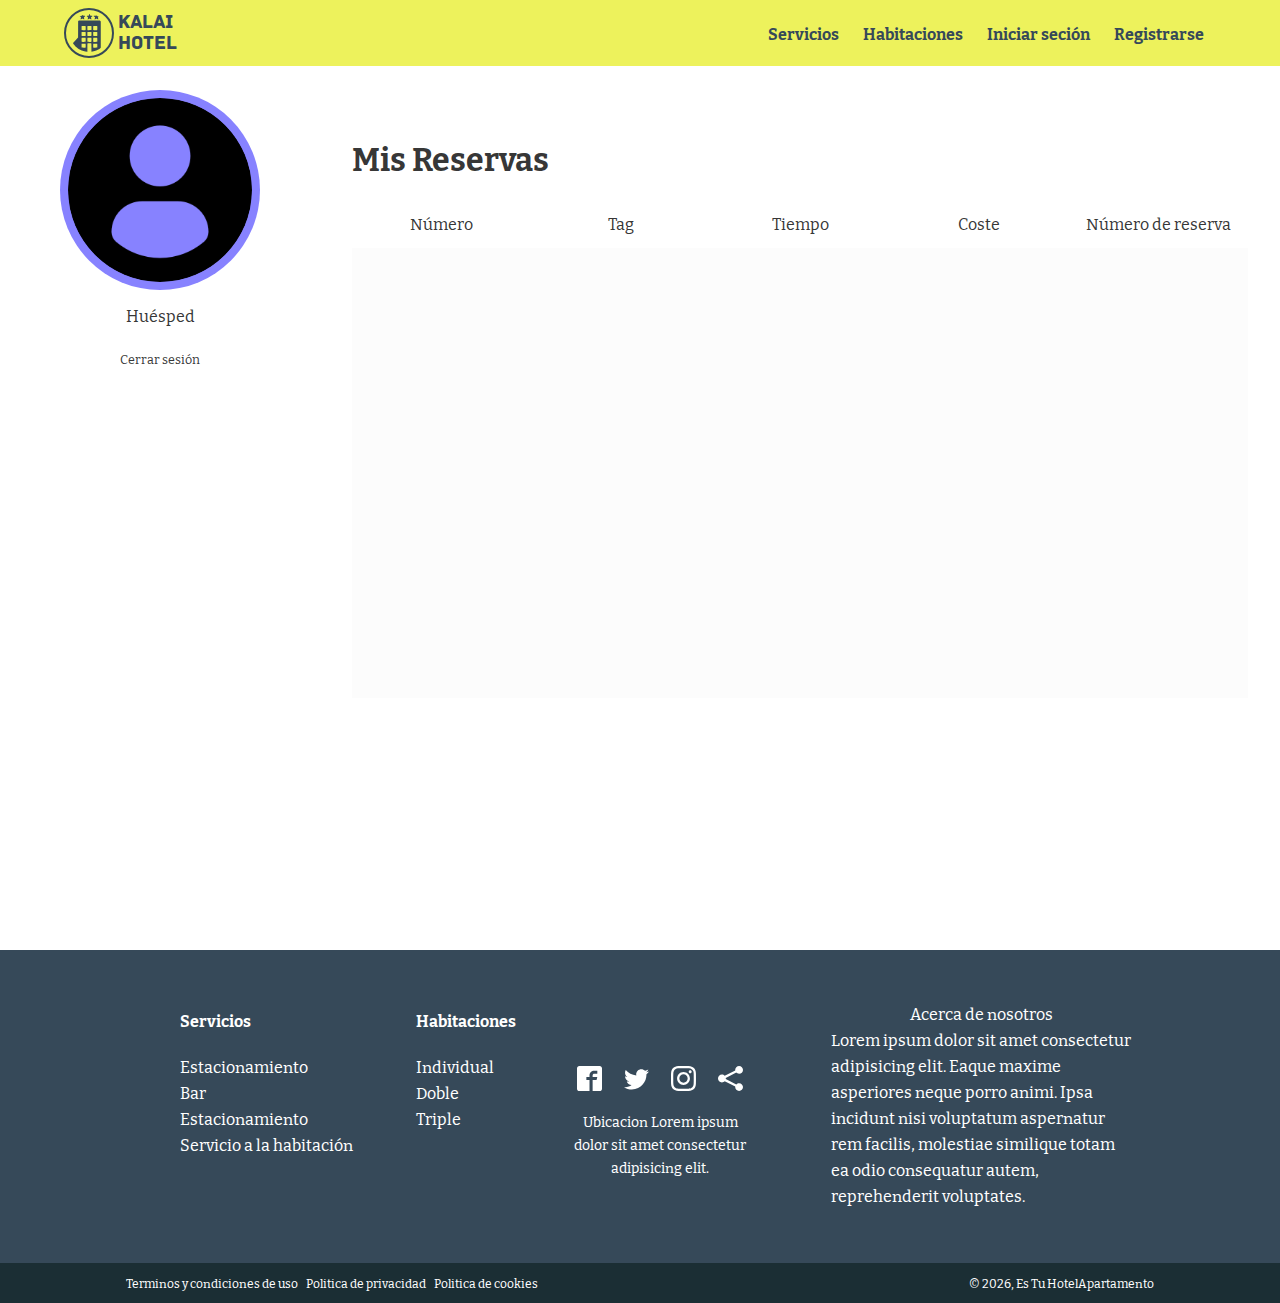
<file: perfil/index.html>
<!DOCTYPE html><html lang="en"><head><meta charSet="utf-8"/><meta http-equiv="x-ua-compatible" content="ie=edge"/><meta name="viewport" content="width=device-width, initial-scale=1, shrink-to-fit=no"/><style data-href="/styles.86cfaf8e02e9bec4b275.css">.PresetDateRangePicker_panel{padding:0 22px 11px}.PresetDateRangePicker_button{position:relative;height:100%;text-align:center;background:0 0;border:2px solid #00a699;color:#00a699;padding:4px 12px;margin-right:8px;font:inherit;font-weight:700;line-height:normal;overflow:visible;box-sizing:border-box;cursor:pointer}.PresetDateRangePicker_button:active{outline:0}.PresetDateRangePicker_button__selected{color:#fff;background:#00a699}.SingleDatePickerInput{display:inline-block;background-color:#fff}.SingleDatePickerInput__withBorder{border-radius:2px;border:1px solid #dbdbdb}.SingleDatePickerInput__rtl{direction:rtl}.SingleDatePickerInput__disabled{background-color:#f2f2f2}.SingleDatePickerInput__block{display:block}.SingleDatePickerInput__showClearDate{padding-right:30px}.SingleDatePickerInput_clearDate{background:0 0;border:0;color:inherit;font:inherit;line-height:normal;overflow:visible;cursor:pointer;padding:10px;margin:0 10px 0 5px;position:absolute;right:0;top:50%;-webkit-transform:translateY(-50%);transform:translateY(-50%)}.SingleDatePickerInput_clearDate__default:focus,.SingleDatePickerInput_clearDate__default:hover{background:#dbdbdb;border-radius:50%}.SingleDatePickerInput_clearDate__small{padding:6px}.SingleDatePickerInput_clearDate__hide{visibility:hidden}.SingleDatePickerInput_clearDate_svg{fill:#82888a;height:12px;width:15px;vertical-align:middle}.SingleDatePickerInput_clearDate_svg__small{height:9px}.SingleDatePickerInput_calendarIcon{background:0 0;border:0;color:inherit;font:inherit;line-height:normal;overflow:visible;cursor:pointer;display:inline-block;vertical-align:middle;padding:10px;margin:0 5px 0 10px}.SingleDatePickerInput_calendarIcon_svg{fill:#82888a;height:15px;width:14px;vertical-align:middle}.SingleDatePicker{position:relative;display:inline-block}.SingleDatePicker__block{display:block}.SingleDatePicker_picker{z-index:1;background-color:#fff;position:absolute}.SingleDatePicker_picker__rtl{direction:rtl}.SingleDatePicker_picker__directionLeft{left:0}.SingleDatePicker_picker__directionRight{right:0}.SingleDatePicker_picker__portal{background-color:rgba(0,0,0,.3);position:fixed;top:0;left:0;height:100%;width:100%}.SingleDatePicker_picker__fullScreenPortal{background-color:#fff}.SingleDatePicker_closeButton{background:0 0;border:0;color:inherit;font:inherit;line-height:normal;overflow:visible;cursor:pointer;position:absolute;top:0;right:0;padding:15px;z-index:2}.SingleDatePicker_closeButton:focus,.SingleDatePicker_closeButton:hover{color:darken(#cacccd,10%);text-decoration:none}.SingleDatePicker_closeButton_svg{height:15px;width:15px;fill:#cacccd}.DayPickerKeyboardShortcuts_buttonReset{background:0 0;border:0;border-radius:0;color:inherit;font:inherit;line-height:normal;overflow:visible;padding:0;cursor:pointer;font-size:14px}.DayPickerKeyboardShortcuts_buttonReset:active{outline:0}.DayPickerKeyboardShortcuts_show{width:33px;height:26px;position:absolute;z-index:2}.DayPickerKeyboardShortcuts_show:before{content:"";display:block;position:absolute}.DayPickerKeyboardShortcuts_show__bottomRight{bottom:0;right:0}.DayPickerKeyboardShortcuts_show__bottomRight:before{border-top:26px solid transparent;border-right:33px solid #00a699;bottom:0;right:0}.DayPickerKeyboardShortcuts_show__bottomRight:hover:before{border-right:33px solid #008489}.DayPickerKeyboardShortcuts_show__topRight{top:0;right:0}.DayPickerKeyboardShortcuts_show__topRight:before{border-bottom:26px solid transparent;border-right:33px solid #00a699;top:0;right:0}.DayPickerKeyboardShortcuts_show__topRight:hover:before{border-right:33px solid #008489}.DayPickerKeyboardShortcuts_show__topLeft{top:0;left:0}.DayPickerKeyboardShortcuts_show__topLeft:before{border-bottom:26px solid transparent;border-left:33px solid #00a699;top:0;left:0}.DayPickerKeyboardShortcuts_show__topLeft:hover:before{border-left:33px solid #008489}.DayPickerKeyboardShortcuts_showSpan{color:#fff;position:absolute}.DayPickerKeyboardShortcuts_showSpan__bottomRight{bottom:0;right:5px}.DayPickerKeyboardShortcuts_showSpan__topRight{top:1px;right:5px}.DayPickerKeyboardShortcuts_showSpan__topLeft{top:1px;left:5px}.DayPickerKeyboardShortcuts_panel{overflow:auto;background:#fff;border:1px solid #dbdbdb;border-radius:2px;position:absolute;top:0;bottom:0;right:0;left:0;z-index:2;padding:22px;margin:33px;text-align:left}.DayPickerKeyboardShortcuts_title{font-size:16px;font-weight:700;margin:0}.DayPickerKeyboardShortcuts_list{list-style:none;padding:0;font-size:14px}.DayPickerKeyboardShortcuts_close{position:absolute;right:22px;top:22px;z-index:2}.DayPickerKeyboardShortcuts_close:active{outline:0}.DayPickerKeyboardShortcuts_closeSvg{height:15px;width:15px;fill:#cacccd}.DayPickerKeyboardShortcuts_closeSvg:focus,.DayPickerKeyboardShortcuts_closeSvg:hover{fill:#82888a}.CalendarDay{box-sizing:border-box;cursor:pointer;font-size:14px;text-align:center}.CalendarDay:active{outline:0}.CalendarDay__defaultCursor{cursor:default}.CalendarDay__default{border:1px solid #e4e7e7;color:#484848;background:#fff}.CalendarDay__default:hover{background:#e4e7e7;border:1px solid #e4e7e7;color:inherit}.CalendarDay__hovered_offset{background:#f4f5f5;border:1px double #e4e7e7;color:inherit}.CalendarDay__outside{border:0;background:#fff;color:#484848}.CalendarDay__outside:hover{border:0}.CalendarDay__blocked_minimum_nights{background:#fff;border:1px solid #eceeee;color:#cacccd}.CalendarDay__blocked_minimum_nights:active,.CalendarDay__blocked_minimum_nights:hover{background:#fff;color:#cacccd}.CalendarDay__highlighted_calendar{background:#ffe8bc;color:#484848}.CalendarDay__highlighted_calendar:active,.CalendarDay__highlighted_calendar:hover{background:#ffce71;color:#484848}.CalendarDay__selected_span{background:#66e2da;border:1px double #33dacd;color:#fff}.CalendarDay__selected_span:active,.CalendarDay__selected_span:hover{background:#33dacd;border:1px double #33dacd;color:#fff}.CalendarDay__selected,.CalendarDay__selected:active,.CalendarDay__selected:hover{background:#00a699;border:1px double #00a699;color:#fff}.CalendarDay__hovered_span,.CalendarDay__hovered_span:hover{background:#b2f1ec;border:1px double #80e8e0;color:#007a87}.CalendarDay__hovered_span:active{background:#80e8e0;border:1px double #80e8e0;color:#007a87}.CalendarDay__blocked_calendar,.CalendarDay__blocked_calendar:active,.CalendarDay__blocked_calendar:hover{background:#cacccd;border:1px solid #cacccd;color:#82888a}.CalendarDay__blocked_out_of_range,.CalendarDay__blocked_out_of_range:active,.CalendarDay__blocked_out_of_range:hover{background:#fff;border:1px solid #e4e7e7;color:#cacccd}.CalendarDay__hovered_start_first_possible_end{background:#eceeee;border:1px double #eceeee}.CalendarDay__hovered_start_blocked_min_nights{background:#eceeee;border:1px double #e4e7e7}.CalendarMonth{background:#fff;text-align:center;vertical-align:top;-webkit-user-select:none;-ms-user-select:none;user-select:none}.CalendarMonth_table{border-collapse:collapse;border-spacing:0}.CalendarMonth_verticalSpacing{border-collapse:separate}.CalendarMonth_caption{color:#484848;font-size:18px;text-align:center;padding-top:22px;padding-bottom:37px;caption-side:top}.CalendarMonth_caption__verticalScrollable{padding-top:12px;padding-bottom:7px}.CalendarMonthGrid{background:#fff;text-align:left;z-index:0}.CalendarMonthGrid__animating{z-index:1}.CalendarMonthGrid__horizontal{position:absolute;left:9px}.CalendarMonthGrid__vertical,.CalendarMonthGrid__vertical_scrollable{margin:0 auto}.CalendarMonthGrid_month__horizontal{display:inline-block;vertical-align:top;min-height:100%}.CalendarMonthGrid_month__hideForAnimation{position:absolute;z-index:-1;opacity:0;pointer-events:none}.CalendarMonthGrid_month__hidden{visibility:hidden}.DayPickerNavigation{position:relative;z-index:2}.DayPickerNavigation__horizontal{height:0}.DayPickerNavigation__verticalScrollable_prevNav{z-index:1}.DayPickerNavigation__verticalDefault{position:absolute;width:100%;height:52px;bottom:0;left:0}.DayPickerNavigation__verticalScrollableDefault{position:relative}.DayPickerNavigation__bottom{height:auto}.DayPickerNavigation__bottomDefault{-webkit-box-pack:justify;-ms-flex-pack:justify;display:flex;justify-content:space-between}.DayPickerNavigation_button{cursor:pointer;-webkit-user-select:none;-ms-user-select:none;user-select:none;border:0;padding:0;margin:0}.DayPickerNavigation_button__default{border:1px solid #e4e7e7;background-color:#fff;color:#757575}.DayPickerNavigation_button__default:focus,.DayPickerNavigation_button__default:hover{border:1px solid #c4c4c4}.DayPickerNavigation_button__default:active{background:#f2f2f2}.DayPickerNavigation_button__disabled{cursor:default;border:1px solid #f2f2f2}.DayPickerNavigation_button__disabled:focus,.DayPickerNavigation_button__disabled:hover{border:1px solid #f2f2f2}.DayPickerNavigation_button__disabled:active{background:0 0}.DayPickerNavigation_button__horizontalDefault{position:absolute;top:18px;line-height:.78;border-radius:3px;padding:6px 9px}.DayPickerNavigation_bottomButton__horizontalDefault{position:static;margin:-10px 22px 30px}.DayPickerNavigation_leftButton__horizontalDefault{left:22px}.DayPickerNavigation_rightButton__horizontalDefault{right:22px}.DayPickerNavigation_button__verticalDefault{padding:5px;background:#fff;box-shadow:0 0 5px 2px rgba(0,0,0,.1);position:relative;display:inline-block;text-align:center;height:100%;width:50%}.DayPickerNavigation_nextButton__verticalDefault{border-left:0}.DayPickerNavigation_nextButton__verticalScrollableDefault,.DayPickerNavigation_prevButton__verticalScrollableDefault{width:100%}.DayPickerNavigation_svg__horizontal{height:19px;width:19px;fill:#82888a;display:block}.DayPickerNavigation_svg__vertical{height:42px;width:42px;fill:#484848}.DayPickerNavigation_svg__disabled{fill:#f2f2f2}.DayPicker{position:relative;text-align:left}.DayPicker,.DayPicker__horizontal{background:#fff}.DayPicker__verticalScrollable{height:100%}.DayPicker__hidden{visibility:hidden}.DayPicker__withBorder{box-shadow:0 2px 6px rgba(0,0,0,.05),0 0 0 1px rgba(0,0,0,.07);border-radius:3px}.DayPicker_portal__horizontal{box-shadow:none;position:absolute;left:50%;top:50%}.DayPicker_portal__vertical{position:static}.DayPicker_focusRegion{outline:0}.DayPicker_calendarInfo__horizontal,.DayPicker_wrapper__horizontal{display:inline-block;vertical-align:top}.DayPicker_weekHeaders{position:relative}.DayPicker_weekHeaders__horizontal{margin-left:9px}.DayPicker_weekHeader{color:#757575;position:absolute;top:62px;z-index:2;text-align:left}.DayPicker_weekHeader__vertical{left:50%}.DayPicker_weekHeader__verticalScrollable{top:0;display:table-row;border-bottom:1px solid #dbdbdb;background:#fff;margin-left:0;left:0;width:100%;text-align:center}.DayPicker_weekHeader_ul{list-style:none;margin:1px 0;padding-left:0;padding-right:0;font-size:14px}.DayPicker_weekHeader_li{display:inline-block;text-align:center}.DayPicker_transitionContainer{position:relative;overflow:hidden;border-radius:3px}.DayPicker_transitionContainer__horizontal{-webkit-transition:height .2s ease-in-out;transition:height .2s ease-in-out}.DayPicker_transitionContainer__vertical{width:100%}.DayPicker_transitionContainer__verticalScrollable{padding-top:20px;height:100%;position:absolute;top:0;bottom:0;right:0;left:0;overflow-y:scroll}.DateInput{margin:0;padding:0;background:#fff;position:relative;display:inline-block;width:130px;vertical-align:middle}.DateInput__small{width:97px}.DateInput__block{width:100%}.DateInput__disabled{background:#f2f2f2;color:#dbdbdb}.DateInput_input{font-weight:200;font-size:19px;line-height:24px;color:#484848;background-color:#fff;width:100%;padding:11px 11px 9px;border:0;border-bottom:2px solid transparent;border-radius:0}.DateInput_input__small{font-size:15px;line-height:18px;letter-spacing:.2px;padding:7px 7px 5px}.DateInput_input__regular{font-weight:auto}.DateInput_input__readOnly{-webkit-user-select:none;-ms-user-select:none;user-select:none}.DateInput_input__focused{outline:0;background:#fff;border:0;border-bottom:2px solid #008489}.DateInput_input__disabled{background:#f2f2f2;font-style:italic}.DateInput_screenReaderMessage{border:0;clip:rect(0,0,0,0);height:1px;margin:-1px;overflow:hidden;padding:0;position:absolute;width:1px}.DateInput_fang{position:absolute;width:20px;height:10px;left:22px;z-index:2}.DateInput_fangShape{fill:#fff}.DateInput_fangStroke{stroke:#dbdbdb;fill:transparent}.DateRangePickerInput{background-color:#fff;display:inline-block}.DateRangePickerInput__disabled{background:#f2f2f2}.DateRangePickerInput__withBorder{border-radius:2px;border:1px solid #dbdbdb}.DateRangePickerInput__rtl{direction:rtl}.DateRangePickerInput__block{display:block}.DateRangePickerInput__showClearDates{padding-right:30px}.DateRangePickerInput_arrow{display:inline-block;vertical-align:middle;color:#484848}.DateRangePickerInput_arrow_svg{vertical-align:middle;fill:#484848;height:24px;width:24px}.DateRangePickerInput_clearDates{background:0 0;border:0;color:inherit;font:inherit;line-height:normal;overflow:visible;cursor:pointer;padding:10px;margin:0 10px 0 5px;position:absolute;right:0;top:50%;-webkit-transform:translateY(-50%);transform:translateY(-50%)}.DateRangePickerInput_clearDates__small{padding:6px}.DateRangePickerInput_clearDates_default:focus,.DateRangePickerInput_clearDates_default:hover{background:#dbdbdb;border-radius:50%}.DateRangePickerInput_clearDates__hide{visibility:hidden}.DateRangePickerInput_clearDates_svg{fill:#82888a;height:12px;width:15px;vertical-align:middle}.DateRangePickerInput_clearDates_svg__small{height:9px}.DateRangePickerInput_calendarIcon{background:0 0;border:0;color:inherit;font:inherit;line-height:normal;overflow:visible;cursor:pointer;display:inline-block;vertical-align:middle;padding:10px;margin:0 5px 0 10px}.DateRangePickerInput_calendarIcon_svg{fill:#82888a;height:15px;width:14px;vertical-align:middle}.DateRangePicker{position:relative;display:inline-block}.DateRangePicker__block{display:block}.DateRangePicker_picker{z-index:1;background-color:#fff;position:absolute}.DateRangePicker_picker__rtl{direction:rtl}.DateRangePicker_picker__directionLeft{left:0}.DateRangePicker_picker__directionRight{right:0}.DateRangePicker_picker__portal{background-color:rgba(0,0,0,.3);position:fixed;top:0;left:0;height:100%;width:100%}.DateRangePicker_picker__fullScreenPortal{background-color:#fff}.DateRangePicker_closeButton{background:0 0;border:0;color:inherit;font:inherit;line-height:normal;overflow:visible;cursor:pointer;position:absolute;top:0;right:0;padding:15px;z-index:2}.DateRangePicker_closeButton:focus,.DateRangePicker_closeButton:hover{color:darken(#cacccd,10%);text-decoration:none}.DateRangePicker_closeButton_svg{height:15px;width:15px;fill:#cacccd}@font-face{font-family:Archive;src:url(/static/Archive-Regular-a51a0e278c95c61a3a4bf2a46e7407a4.otf)}@font-face{font-family:BitterPro_R;src:url(/static/BitterPro-Regular-22a6b8e171f8ca55cadbd527ab5fe279.ttf)}@font-face{font-family:BitterPro_B;src:url(/static/BitterPro-Bold-f445240175b9697b9bec7ee8adcfc7b8.ttf)}*{box-sizing:border-box}html{-ms-text-size-adjust:100%;-webkit-text-size-adjust:100%;font-family:BitterPro_R,sans-serif,Arial}body{margin:0;height:100%;overflow-y:hidden;-webkit-font-smoothing:antialiased;-moz-osx-font-smoothing:grayscale}article,aside,details,figcaption,figure,footer,header,main,menu,nav,section,summary{display:block}audio,canvas,progress,video{display:inline-block}audio:not([controls]){display:none;height:0}progress{vertical-align:baseline}[hidden],template{display:none}a{background-color:transparent;-webkit-text-decoration-skip:objects}a:active,a:hover{outline-width:0}abbr[title]{border-bottom:none;text-decoration:underline;-webkit-text-decoration:underline dotted;text-decoration:underline dotted}b,strong{font-weight:inherit;font-weight:bolder}dfn{font-style:italic}h1{font-size:2em;margin:.67em 0}mark{background-color:#ff0;color:#000}small{font-size:80%}sub,sup{font-size:75%;line-height:0;position:relative;vertical-align:baseline}sub{bottom:-.25em}sup{top:-.5em}img{border-style:none}svg:not(:root){overflow:hidden}code,kbd,pre,samp{font-family:monospace,monospace;font-size:1em}figure{margin:1em 40px}hr{box-sizing:content-box;height:0;overflow:visible}button,input,optgroup,select,textarea{font:inherit;margin:0}optgroup{font-weight:700}button,input{overflow:visible}button,select{text-transform:none}[type=reset],[type=submit],button,html [type=button]{-webkit-appearance:button}[type=button]::-moz-focus-inner,[type=reset]::-moz-focus-inner,[type=submit]::-moz-focus-inner,button::-moz-focus-inner{border-style:none;padding:0}[type=button]:-moz-focusring,[type=reset]:-moz-focusring,[type=submit]:-moz-focusring,button:-moz-focusring{outline:1px dotted ButtonText}fieldset{border:1px solid silver;margin:0 2px;padding:.35em .625em .75em}legend{box-sizing:border-box;color:inherit;display:table;max-width:100%;padding:0;white-space:normal}textarea{overflow:auto}[type=checkbox],[type=radio]{box-sizing:border-box;padding:0}[type=number]::-webkit-inner-spin-button,[type=number]::-webkit-outer-spin-button{height:auto}[type=search]{-webkit-appearance:textfield;outline-offset:-2px}[type=search]::-webkit-search-cancel-button,[type=search]::-webkit-search-decoration{-webkit-appearance:none}::-webkit-input-placeholder{color:inherit;opacity:.54}::-webkit-file-upload-button{-webkit-appearance:button;font:inherit}html{font:112.5%/1.45em;box-sizing:border-box;overflow-y:scroll}*,:after,:before{box-sizing:inherit}body{color:rgba(0,0,0,.8);font-weight:400;word-wrap:break-word;-webkit-font-kerning:normal;font-kerning:normal;-ms-font-feature-settings:"kern","liga","clig","calt";font-feature-settings:"kern","liga","clig","calt"}img{max-width:100%;margin-left:0;margin-right:0;margin-top:0;padding:0}h1{font-size:2.25rem}h1,h2{padding:0;margin:0 0 1.45rem;color:inherit;font-family:BitterPro_B,-apple-system,BlinkMacSystemFont,Segoe UI,Roboto,Oxygen,Ubuntu,Cantarell,Fira Sans,Droid Sans,Helvetica Neue,sans-serif;font-weight:700;text-rendering:optimizeLegibility;line-height:1.1}h2{font-size:1.62671rem}h3{font-size:1.38316rem}h3,h4{padding:0;margin:0 0 1.45rem;color:inherit;font-family:BitterPro_B,-apple-system,BlinkMacSystemFont,Segoe UI,Roboto,Oxygen,Ubuntu,Cantarell,Fira Sans,Droid Sans,Helvetica Neue,sans-serif;font-weight:700;text-rendering:optimizeLegibility;line-height:1.1}h4{font-size:1rem}h5{font-size:.85028rem}h5,h6{padding:0;margin:0 0 1.45rem;color:inherit;font-family:BitterPro_B,-apple-system,BlinkMacSystemFont,Segoe UI,Roboto,Oxygen,Ubuntu,Cantarell,Fira Sans,Droid Sans,Helvetica Neue,sans-serif;font-weight:700;text-rendering:optimizeLegibility;line-height:1.1}h6{font-size:.78405rem}hgroup{padding:0;margin:0 0 1.45rem}ol,ul{padding:0;margin:0 0 1.45rem 1.45rem;list-style-position:outside;list-style-image:none}dd,dl,figure,p{padding:0;margin:0 0 1.45rem}pre{font-size:.85rem;line-height:1.42;background:rgba(0,0,0,.04);border-radius:3px;overflow:auto;word-wrap:normal;padding:1.45rem}fieldset,pre{margin:0 0 1.45rem}fieldset{padding:0}blockquote{padding:0;margin:0 1.45rem 1.45rem}form,iframe,noscript{padding:0;margin:0 0 1.45rem}hr{padding:0;margin:0 0 calc(1.45rem - 1px);background:rgba(0,0,0,.2);border:none;height:1px}address{padding:0;margin:0 0 1.45rem}b,dt,strong{font-weight:700}li{margin-bottom:.725rem}ol li,ul li{padding-left:0}li>ol,li>ul{margin-left:1.45rem;margin-bottom:.725rem;margin-top:.725rem}blockquote :last-child,li :last-child,p :last-child{margin-bottom:0}li>p{margin-bottom:.725rem}code,kbd,samp{font-size:.85rem;line-height:1.45rem}abbr,abbr[title],acronym{border-bottom:1px dotted rgba(0,0,0,.5);cursor:help}abbr[title]{text-decoration:none}code,tt{background-color:rgba(0,0,0,.04);border-radius:3px;font-family:SFMono-Regular,Consolas,Roboto Mono,Droid Sans Mono,Liberation Mono,Menlo,Courier,monospace;padding:.2em 0}pre code{background:none;line-height:1.42}code:after,code:before,tt:after,tt:before{letter-spacing:-.2em;content:" "}pre code:after,pre code:before,pre tt:after,pre tt:before{content:""}@media only screen and (max-width:480px){html{font-size:100%}}.Toastify__toast-container{z-index:9999;-webkit-transform:translateZ(9999px);position:fixed;padding:4px;width:320px;box-sizing:border-box;color:#fff}.Toastify__toast-container--top-left{top:1em;left:1em}.Toastify__toast-container--top-center{top:1em;left:50%;margin-left:-160px}.Toastify__toast-container--top-right{top:1em;right:1em}.Toastify__toast-container--bottom-left{bottom:1em;left:1em}.Toastify__toast-container--bottom-center{bottom:1em;left:50%;margin-left:-160px}.Toastify__toast-container--bottom-right{bottom:1em;right:1em}@media only screen and (max-width:480px){.Toastify__toast-container{width:100vw;padding:0;left:0;margin:0}.Toastify__toast-container--top-center,.Toastify__toast-container--top-left,.Toastify__toast-container--top-right{top:0}.Toastify__toast-container--bottom-center,.Toastify__toast-container--bottom-left,.Toastify__toast-container--bottom-right{bottom:0}.Toastify__toast-container--rtl{right:0;left:auto}}.Toastify__toast{position:relative;min-height:64px;box-sizing:border-box;margin-bottom:1rem;padding:8px;border-radius:1px;box-shadow:0 1px 10px 0 rgba(0,0,0,.1),0 2px 15px 0 rgba(0,0,0,.05);display:flex;justify-content:space-between;max-height:800px;overflow:hidden;font-family:sans-serif;cursor:pointer;direction:ltr}.Toastify__toast--rtl{direction:rtl}.Toastify__toast--default{background:#fff;color:#aaa}.Toastify__toast--info{background:#3498db}.Toastify__toast--success{background:#07bc0c}.Toastify__toast--warning{background:#f1c40f}.Toastify__toast--error{background:#e74c3c}.Toastify__toast-body{margin:auto 0;flex:1 1}@media only screen and (max-width:480px){.Toastify__toast{margin-bottom:0}}.Toastify__close-button{color:#fff;font-weight:700;font-size:14px;background:transparent;outline:none;border:none;padding:0;cursor:pointer;opacity:.7;-webkit-transition:.3s ease;transition:.3s ease;align-self:flex-start}.Toastify__close-button--default{color:#000;opacity:.3}.Toastify__close-button:focus,.Toastify__close-button:hover{opacity:1}@-webkit-keyframes Toastify__trackProgress{0%{-webkit-transform:scaleX(1);transform:scaleX(1)}to{-webkit-transform:scaleX(0);transform:scaleX(0)}}@keyframes Toastify__trackProgress{0%{-webkit-transform:scaleX(1);transform:scaleX(1)}to{-webkit-transform:scaleX(0);transform:scaleX(0)}}.Toastify__progress-bar{position:absolute;bottom:0;left:0;width:100%;height:5px;z-index:9999;opacity:.7;background-color:hsla(0,0%,100%,.7);-webkit-transform-origin:left;transform-origin:left}.Toastify__progress-bar--animated{-webkit-animation:Toastify__trackProgress linear 1 forwards;animation:Toastify__trackProgress linear 1 forwards}.Toastify__progress-bar--controlled{-webkit-transition:-webkit-transform .2s;transition:-webkit-transform .2s;transition:transform .2s;transition:transform .2s,-webkit-transform .2s}.Toastify__progress-bar--rtl{right:0;left:auto;-webkit-transform-origin:right;transform-origin:right}.Toastify__progress-bar--default{background:-webkit-gradient(linear,left top,right top,from(#4cd964),color-stop(#5ac8fa),color-stop(#007aff),color-stop(#34aadc),color-stop(#5856d6),to(#ff2d55));background:linear-gradient(90deg,#4cd964,#5ac8fa,#007aff,#34aadc,#5856d6,#ff2d55)}@-webkit-keyframes Toastify__bounceInRight{0%,60%,75%,90%,to{-webkit-animation-timing-function:cubic-bezier(.215,.61,.355,1);animation-timing-function:cubic-bezier(.215,.61,.355,1)}0%{opacity:0;-webkit-transform:translate3d(3000px,0,0);transform:translate3d(3000px,0,0)}60%{opacity:1;-webkit-transform:translate3d(-25px,0,0);transform:translate3d(-25px,0,0)}75%{-webkit-transform:translate3d(10px,0,0);transform:translate3d(10px,0,0)}90%{-webkit-transform:translate3d(-5px,0,0);transform:translate3d(-5px,0,0)}to{-webkit-transform:none;transform:none}}@keyframes Toastify__bounceInRight{0%,60%,75%,90%,to{-webkit-animation-timing-function:cubic-bezier(.215,.61,.355,1);animation-timing-function:cubic-bezier(.215,.61,.355,1)}0%{opacity:0;-webkit-transform:translate3d(3000px,0,0);transform:translate3d(3000px,0,0)}60%{opacity:1;-webkit-transform:translate3d(-25px,0,0);transform:translate3d(-25px,0,0)}75%{-webkit-transform:translate3d(10px,0,0);transform:translate3d(10px,0,0)}90%{-webkit-transform:translate3d(-5px,0,0);transform:translate3d(-5px,0,0)}to{-webkit-transform:none;transform:none}}@-webkit-keyframes Toastify__bounceOutRight{20%{opacity:1;-webkit-transform:translate3d(-20px,0,0);transform:translate3d(-20px,0,0)}to{opacity:0;-webkit-transform:translate3d(2000px,0,0);transform:translate3d(2000px,0,0)}}@keyframes Toastify__bounceOutRight{20%{opacity:1;-webkit-transform:translate3d(-20px,0,0);transform:translate3d(-20px,0,0)}to{opacity:0;-webkit-transform:translate3d(2000px,0,0);transform:translate3d(2000px,0,0)}}@-webkit-keyframes Toastify__bounceInLeft{0%,60%,75%,90%,to{-webkit-animation-timing-function:cubic-bezier(.215,.61,.355,1);animation-timing-function:cubic-bezier(.215,.61,.355,1)}0%{opacity:0;-webkit-transform:translate3d(-3000px,0,0);transform:translate3d(-3000px,0,0)}60%{opacity:1;-webkit-transform:translate3d(25px,0,0);transform:translate3d(25px,0,0)}75%{-webkit-transform:translate3d(-10px,0,0);transform:translate3d(-10px,0,0)}90%{-webkit-transform:translate3d(5px,0,0);transform:translate3d(5px,0,0)}to{-webkit-transform:none;transform:none}}@keyframes Toastify__bounceInLeft{0%,60%,75%,90%,to{-webkit-animation-timing-function:cubic-bezier(.215,.61,.355,1);animation-timing-function:cubic-bezier(.215,.61,.355,1)}0%{opacity:0;-webkit-transform:translate3d(-3000px,0,0);transform:translate3d(-3000px,0,0)}60%{opacity:1;-webkit-transform:translate3d(25px,0,0);transform:translate3d(25px,0,0)}75%{-webkit-transform:translate3d(-10px,0,0);transform:translate3d(-10px,0,0)}90%{-webkit-transform:translate3d(5px,0,0);transform:translate3d(5px,0,0)}to{-webkit-transform:none;transform:none}}@-webkit-keyframes Toastify__bounceOutLeft{20%{opacity:1;-webkit-transform:translate3d(20px,0,0);transform:translate3d(20px,0,0)}to{opacity:0;-webkit-transform:translate3d(-2000px,0,0);transform:translate3d(-2000px,0,0)}}@keyframes Toastify__bounceOutLeft{20%{opacity:1;-webkit-transform:translate3d(20px,0,0);transform:translate3d(20px,0,0)}to{opacity:0;-webkit-transform:translate3d(-2000px,0,0);transform:translate3d(-2000px,0,0)}}@-webkit-keyframes Toastify__bounceInUp{0%,60%,75%,90%,to{-webkit-animation-timing-function:cubic-bezier(.215,.61,.355,1);animation-timing-function:cubic-bezier(.215,.61,.355,1)}0%{opacity:0;-webkit-transform:translate3d(0,3000px,0);transform:translate3d(0,3000px,0)}60%{opacity:1;-webkit-transform:translate3d(0,-20px,0);transform:translate3d(0,-20px,0)}75%{-webkit-transform:translate3d(0,10px,0);transform:translate3d(0,10px,0)}90%{-webkit-transform:translate3d(0,-5px,0);transform:translate3d(0,-5px,0)}to{-webkit-transform:translateZ(0);transform:translateZ(0)}}@keyframes Toastify__bounceInUp{0%,60%,75%,90%,to{-webkit-animation-timing-function:cubic-bezier(.215,.61,.355,1);animation-timing-function:cubic-bezier(.215,.61,.355,1)}0%{opacity:0;-webkit-transform:translate3d(0,3000px,0);transform:translate3d(0,3000px,0)}60%{opacity:1;-webkit-transform:translate3d(0,-20px,0);transform:translate3d(0,-20px,0)}75%{-webkit-transform:translate3d(0,10px,0);transform:translate3d(0,10px,0)}90%{-webkit-transform:translate3d(0,-5px,0);transform:translate3d(0,-5px,0)}to{-webkit-transform:translateZ(0);transform:translateZ(0)}}@-webkit-keyframes Toastify__bounceOutUp{20%{-webkit-transform:translate3d(0,-10px,0);transform:translate3d(0,-10px,0)}40%,45%{opacity:1;-webkit-transform:translate3d(0,20px,0);transform:translate3d(0,20px,0)}to{opacity:0;-webkit-transform:translate3d(0,-2000px,0);transform:translate3d(0,-2000px,0)}}@keyframes Toastify__bounceOutUp{20%{-webkit-transform:translate3d(0,-10px,0);transform:translate3d(0,-10px,0)}40%,45%{opacity:1;-webkit-transform:translate3d(0,20px,0);transform:translate3d(0,20px,0)}to{opacity:0;-webkit-transform:translate3d(0,-2000px,0);transform:translate3d(0,-2000px,0)}}@-webkit-keyframes Toastify__bounceInDown{0%,60%,75%,90%,to{-webkit-animation-timing-function:cubic-bezier(.215,.61,.355,1);animation-timing-function:cubic-bezier(.215,.61,.355,1)}0%{opacity:0;-webkit-transform:translate3d(0,-3000px,0);transform:translate3d(0,-3000px,0)}60%{opacity:1;-webkit-transform:translate3d(0,25px,0);transform:translate3d(0,25px,0)}75%{-webkit-transform:translate3d(0,-10px,0);transform:translate3d(0,-10px,0)}90%{-webkit-transform:translate3d(0,5px,0);transform:translate3d(0,5px,0)}to{-webkit-transform:none;transform:none}}@keyframes Toastify__bounceInDown{0%,60%,75%,90%,to{-webkit-animation-timing-function:cubic-bezier(.215,.61,.355,1);animation-timing-function:cubic-bezier(.215,.61,.355,1)}0%{opacity:0;-webkit-transform:translate3d(0,-3000px,0);transform:translate3d(0,-3000px,0)}60%{opacity:1;-webkit-transform:translate3d(0,25px,0);transform:translate3d(0,25px,0)}75%{-webkit-transform:translate3d(0,-10px,0);transform:translate3d(0,-10px,0)}90%{-webkit-transform:translate3d(0,5px,0);transform:translate3d(0,5px,0)}to{-webkit-transform:none;transform:none}}@-webkit-keyframes Toastify__bounceOutDown{20%{-webkit-transform:translate3d(0,10px,0);transform:translate3d(0,10px,0)}40%,45%{opacity:1;-webkit-transform:translate3d(0,-20px,0);transform:translate3d(0,-20px,0)}to{opacity:0;-webkit-transform:translate3d(0,2000px,0);transform:translate3d(0,2000px,0)}}@keyframes Toastify__bounceOutDown{20%{-webkit-transform:translate3d(0,10px,0);transform:translate3d(0,10px,0)}40%,45%{opacity:1;-webkit-transform:translate3d(0,-20px,0);transform:translate3d(0,-20px,0)}to{opacity:0;-webkit-transform:translate3d(0,2000px,0);transform:translate3d(0,2000px,0)}}.Toastify__bounce-enter--bottom-left,.Toastify__bounce-enter--top-left{-webkit-animation-name:Toastify__bounceInLeft;animation-name:Toastify__bounceInLeft}.Toastify__bounce-enter--bottom-right,.Toastify__bounce-enter--top-right{-webkit-animation-name:Toastify__bounceInRight;animation-name:Toastify__bounceInRight}.Toastify__bounce-enter--top-center{-webkit-animation-name:Toastify__bounceInDown;animation-name:Toastify__bounceInDown}.Toastify__bounce-enter--bottom-center{-webkit-animation-name:Toastify__bounceInUp;animation-name:Toastify__bounceInUp}.Toastify__bounce-exit--bottom-left,.Toastify__bounce-exit--top-left{-webkit-animation-name:Toastify__bounceOutLeft;animation-name:Toastify__bounceOutLeft}.Toastify__bounce-exit--bottom-right,.Toastify__bounce-exit--top-right{-webkit-animation-name:Toastify__bounceOutRight;animation-name:Toastify__bounceOutRight}.Toastify__bounce-exit--top-center{-webkit-animation-name:Toastify__bounceOutUp;animation-name:Toastify__bounceOutUp}.Toastify__bounce-exit--bottom-center{-webkit-animation-name:Toastify__bounceOutDown;animation-name:Toastify__bounceOutDown}@-webkit-keyframes Toastify__zoomIn{0%{opacity:0;-webkit-transform:scale3d(.3,.3,.3);transform:scale3d(.3,.3,.3)}50%{opacity:1}}@keyframes Toastify__zoomIn{0%{opacity:0;-webkit-transform:scale3d(.3,.3,.3);transform:scale3d(.3,.3,.3)}50%{opacity:1}}@-webkit-keyframes Toastify__zoomOut{0%{opacity:1}50%{opacity:0;-webkit-transform:scale3d(.3,.3,.3);transform:scale3d(.3,.3,.3)}to{opacity:0}}@keyframes Toastify__zoomOut{0%{opacity:1}50%{opacity:0;-webkit-transform:scale3d(.3,.3,.3);transform:scale3d(.3,.3,.3)}to{opacity:0}}.Toastify__zoom-enter{-webkit-animation-name:Toastify__zoomIn;animation-name:Toastify__zoomIn}.Toastify__zoom-exit{-webkit-animation-name:Toastify__zoomOut;animation-name:Toastify__zoomOut}@-webkit-keyframes Toastify__flipIn{0%{-webkit-transform:perspective(400px) rotateX(90deg);transform:perspective(400px) rotateX(90deg);-webkit-animation-timing-function:ease-in;animation-timing-function:ease-in;opacity:0}40%{-webkit-transform:perspective(400px) rotateX(-20deg);transform:perspective(400px) rotateX(-20deg);-webkit-animation-timing-function:ease-in;animation-timing-function:ease-in}60%{-webkit-transform:perspective(400px) rotateX(10deg);transform:perspective(400px) rotateX(10deg);opacity:1}80%{-webkit-transform:perspective(400px) rotateX(-5deg);transform:perspective(400px) rotateX(-5deg)}to{-webkit-transform:perspective(400px);transform:perspective(400px)}}@keyframes Toastify__flipIn{0%{-webkit-transform:perspective(400px) rotateX(90deg);transform:perspective(400px) rotateX(90deg);-webkit-animation-timing-function:ease-in;animation-timing-function:ease-in;opacity:0}40%{-webkit-transform:perspective(400px) rotateX(-20deg);transform:perspective(400px) rotateX(-20deg);-webkit-animation-timing-function:ease-in;animation-timing-function:ease-in}60%{-webkit-transform:perspective(400px) rotateX(10deg);transform:perspective(400px) rotateX(10deg);opacity:1}80%{-webkit-transform:perspective(400px) rotateX(-5deg);transform:perspective(400px) rotateX(-5deg)}to{-webkit-transform:perspective(400px);transform:perspective(400px)}}@-webkit-keyframes Toastify__flipOut{0%{-webkit-transform:perspective(400px);transform:perspective(400px)}30%{-webkit-transform:perspective(400px) rotateX(-20deg);transform:perspective(400px) rotateX(-20deg);opacity:1}to{-webkit-transform:perspective(400px) rotateX(90deg);transform:perspective(400px) rotateX(90deg);opacity:0}}@keyframes Toastify__flipOut{0%{-webkit-transform:perspective(400px);transform:perspective(400px)}30%{-webkit-transform:perspective(400px) rotateX(-20deg);transform:perspective(400px) rotateX(-20deg);opacity:1}to{-webkit-transform:perspective(400px) rotateX(90deg);transform:perspective(400px) rotateX(90deg);opacity:0}}.Toastify__flip-enter{-webkit-animation-name:Toastify__flipIn;animation-name:Toastify__flipIn}.Toastify__flip-exit{-webkit-animation-name:Toastify__flipOut;animation-name:Toastify__flipOut}@-webkit-keyframes Toastify__slideInRight{0%{-webkit-transform:translate3d(110%,0,0);transform:translate3d(110%,0,0);visibility:visible}to{-webkit-transform:translateZ(0);transform:translateZ(0)}}@keyframes Toastify__slideInRight{0%{-webkit-transform:translate3d(110%,0,0);transform:translate3d(110%,0,0);visibility:visible}to{-webkit-transform:translateZ(0);transform:translateZ(0)}}@-webkit-keyframes Toastify__slideInLeft{0%{-webkit-transform:translate3d(-110%,0,0);transform:translate3d(-110%,0,0);visibility:visible}to{-webkit-transform:translateZ(0);transform:translateZ(0)}}@keyframes Toastify__slideInLeft{0%{-webkit-transform:translate3d(-110%,0,0);transform:translate3d(-110%,0,0);visibility:visible}to{-webkit-transform:translateZ(0);transform:translateZ(0)}}@-webkit-keyframes Toastify__slideInUp{0%{-webkit-transform:translate3d(0,110%,0);transform:translate3d(0,110%,0);visibility:visible}to{-webkit-transform:translateZ(0);transform:translateZ(0)}}@keyframes Toastify__slideInUp{0%{-webkit-transform:translate3d(0,110%,0);transform:translate3d(0,110%,0);visibility:visible}to{-webkit-transform:translateZ(0);transform:translateZ(0)}}@-webkit-keyframes Toastify__slideInDown{0%{-webkit-transform:translate3d(0,-110%,0);transform:translate3d(0,-110%,0);visibility:visible}to{-webkit-transform:translateZ(0);transform:translateZ(0)}}@keyframes Toastify__slideInDown{0%{-webkit-transform:translate3d(0,-110%,0);transform:translate3d(0,-110%,0);visibility:visible}to{-webkit-transform:translateZ(0);transform:translateZ(0)}}@-webkit-keyframes Toastify__slideOutRight{0%{-webkit-transform:translateZ(0);transform:translateZ(0)}to{visibility:hidden;-webkit-transform:translate3d(110%,0,0);transform:translate3d(110%,0,0)}}@keyframes Toastify__slideOutRight{0%{-webkit-transform:translateZ(0);transform:translateZ(0)}to{visibility:hidden;-webkit-transform:translate3d(110%,0,0);transform:translate3d(110%,0,0)}}@-webkit-keyframes Toastify__slideOutLeft{0%{-webkit-transform:translateZ(0);transform:translateZ(0)}to{visibility:hidden;-webkit-transform:translate3d(-110%,0,0);transform:translate3d(-110%,0,0)}}@keyframes Toastify__slideOutLeft{0%{-webkit-transform:translateZ(0);transform:translateZ(0)}to{visibility:hidden;-webkit-transform:translate3d(-110%,0,0);transform:translate3d(-110%,0,0)}}@-webkit-keyframes Toastify__slideOutDown{0%{-webkit-transform:translateZ(0);transform:translateZ(0)}to{visibility:hidden;-webkit-transform:translate3d(0,500px,0);transform:translate3d(0,500px,0)}}@keyframes Toastify__slideOutDown{0%{-webkit-transform:translateZ(0);transform:translateZ(0)}to{visibility:hidden;-webkit-transform:translate3d(0,500px,0);transform:translate3d(0,500px,0)}}@-webkit-keyframes Toastify__slideOutUp{0%{-webkit-transform:translateZ(0);transform:translateZ(0)}to{visibility:hidden;-webkit-transform:translate3d(0,-500px,0);transform:translate3d(0,-500px,0)}}@keyframes Toastify__slideOutUp{0%{-webkit-transform:translateZ(0);transform:translateZ(0)}to{visibility:hidden;-webkit-transform:translate3d(0,-500px,0);transform:translate3d(0,-500px,0)}}.Toastify__slide-enter--bottom-left,.Toastify__slide-enter--top-left{-webkit-animation-name:Toastify__slideInLeft;animation-name:Toastify__slideInLeft}.Toastify__slide-enter--bottom-right,.Toastify__slide-enter--top-right{-webkit-animation-name:Toastify__slideInRight;animation-name:Toastify__slideInRight}.Toastify__slide-enter--top-center{-webkit-animation-name:Toastify__slideInDown;animation-name:Toastify__slideInDown}.Toastify__slide-enter--bottom-center{-webkit-animation-name:Toastify__slideInUp;animation-name:Toastify__slideInUp}.Toastify__slide-exit--bottom-left,.Toastify__slide-exit--top-left{-webkit-animation-name:Toastify__slideOutLeft;animation-name:Toastify__slideOutLeft}.Toastify__slide-exit--bottom-right,.Toastify__slide-exit--top-right{-webkit-animation-name:Toastify__slideOutRight;animation-name:Toastify__slideOutRight}.Toastify__slide-exit--top-center{-webkit-animation-name:Toastify__slideOutUp;animation-name:Toastify__slideOutUp}.Toastify__slide-exit--bottom-center{-webkit-animation-name:Toastify__slideOutDown;animation-name:Toastify__slideOutDown}.DateRangePickerInput{display:flex;justify-content:space-around;align-items:center;border:none;border-bottom:1px solid #dbdbdb}.DateInput{width:100%;text-align:center!important}.DateRangePicker{width:100%}@media (max-width:600px){.DateInput{width:100%;text-align:center!important;margin:4px 0}.DateInput input::-webkit-input-placeholder{text-align:center;font-size:14px}.DateInput input:-ms-input-placeholder{text-align:center;font-size:14px}.DateInput input::-ms-input-placeholder{text-align:center;font-size:14px}.DateInput input::placeholder{text-align:center;font-size:14px}.DateInput_fang{display:none}}</style><meta name="generator" content="Gatsby 2.18.4"/><style data-styled="jIEBfH ioYcc eQBLdW hqNITj cPcQWU dbtliB dYMiHs dPYxmC idrekG gdikJW frLQaR cjvdML krbBgP bSCtEc cuRFmC jIYNJg kiiCBg LAfkZ fpWsql hSFaAk fZGJVY cALedo eYyyZm ffDvyK eWGvuA gRiNOl feaIyg iYUwmE dwXrsq dqLFtl fPwzjN enhVLX hgAqeQ eOwdfw kPVTYK dRXqDK jJQRjh" data-styled-version="4.4.1">
/* sc-component-id: sc-4422fx-0 */
.ioYcc{background-color:rgba(237,242,92,1);-webkit-transition:300ms background-color;transition:300ms background-color;margin-bottom:20px;position:fixed;top:0px;right:0px;left:0px;z-index:10;}
/* sc-component-id: sc-4422fx-1 */
.eQBLdW{display:-webkit-box;display:-webkit-flex;display:-ms-flexbox;display:flex;-webkit-box-pack:justify;-webkit-justify-content:space-between;-ms-flex-pack:justify;justify-content:space-between;-webkit-align-items:center;-webkit-box-align:center;-ms-flex-align:center;align-items:center;max-width:90%;padding:8px 0px;margin:0 auto;}
/* sc-component-id: sc-4422fx-2 */
.bSCtEc{display:-webkit-box;display:-webkit-flex;display:-ms-flexbox;display:flex;-webkit-box-pack:justify;-webkit-justify-content:space-between;-ms-flex-pack:justify;justify-content:space-between;-webkit-align-items:center;-webkit-box-align:center;-ms-flex-align:center;align-items:center;font-family:"BitterPro_B";} .bSCtEc a{display:block;margin:0px 12px;-webkit-text-decoration:none;text-decoration:none;color:rgba(54,73,89,1);-webkit-transition:300ms;transition:300ms;padding:12px 0px;} .bSCtEc a:hover{opacity:0.6;} .bSCtEc .nav_perfil_container{position:relative;} .bSCtEc .nav_perfil_container .nav_perfil_hover_datos{position:absolute;top:100%;display:none;right:0px;color:rgba(54,73,89,1);} .bSCtEc .nav_perfil_container .nav_perfil_hover_datos > div{background-color:rgba(237,242,92,1);padding:16px 18px;width:200px;cursor:pointer;} .bSCtEc .nav_perfil_container .nav_perfil_hover_datos > div a{margin:0px;padding:0px;} .bSCtEc .nav_perfil_container .nav_perfil_hover_datos > div a:hover{opacity:1;} .bSCtEc .nav_perfil_container .nav_perfil_hover_datos > div:hover{background-color:#f2e05c;} .bSCtEc .nav_perfil_container .nav_perfil_hover_datos > div:first-child{background-color:white;text-align:center;border:5px solid #f2e05c;} .bSCtEc .nav_perfil_container .nav_perfil_hover_datos:hover{display:block;} .bSCtEc .nav_perfil_container .nav_perfil:hover + .nav_perfil_hover_datos{display:block;} @media (max-width:880px){.bSCtEc{font-size:14px;}} @media (max-width:820px){.bSCtEc{font-size:13px;}}
/* sc-component-id: sc-4422fx-3 */
.cPcQWU{width:50px;height:50px;border:2px solid rgba(54,73,89,1);padding:4px;border-radius:50%;fill:rgba(54,73,89,1);} .cPcQWU path{-webkit-transform:translateX(-2.7px);-ms-transform:translateX(-2.7px);transform:translateX(-2.7px);}
/* sc-component-id: sc-4422fx-4 */
.hqNITj{display:-webkit-box;display:-webkit-flex;display:-ms-flexbox;display:flex;-webkit-align-items:center;-webkit-box-align:center;-ms-flex-align:center;align-items:center;} .hqNITj a{-webkit-text-decoration:none;text-decoration:none;display:contents;color:white;}
/* sc-component-id: sc-4422fx-5 */
.dbtliB{display:inline-block;color:rgba(54,73,89,1);font-size:19px;-webkit-transition:300ms color;transition:300ms color;font-family:"Archive","BitterPro_B",sans-serif;line-height:1.1;margin:0px 4px;}
/* sc-component-id: sc-4422fx-6 */
.dYMiHs{display:none;width:34px;height:100%;cursor:pointer;}
/* sc-component-id: sc-4422fx-7 */
.idrekG{height:4px;margin-top:4px;width:100%;border-radius:4px;background-color:rgba(54,73,89,1);-webkit-animation:dPYxmC 0.7s cubic-bezier(0.08,1.41,0.66,0.97) forwards;animation:dPYxmC 0.7s cubic-bezier(0.08,1.41,0.66,0.97) forwards;}
/* sc-component-id: sc-4422fx-8 */
.frLQaR{height:4px;margin-top:4px;width:100%;border-radius:4px;background-color:rgba(54,73,89,1);-webkit-transition:300ms;transition:300ms;-webkit-animation:gdikJW 0.7s cubic-bezier(0.08,1.41,0.66,0.97) forwards;animation:gdikJW 0.7s cubic-bezier(0.08,1.41,0.66,0.97) forwards;}
/* sc-component-id: sc-4422fx-9 */
.krbBgP{height:4px;margin-top:4px;width:100%;border-radius:4px;background-color:rgba(54,73,89,1);-webkit-animation:cjvdML 0.7s cubic-bezier(0.08,1.41,0.66,0.97) forwards;animation:cjvdML 0.7s cubic-bezier(0.08,1.41,0.66,0.97) forwards;}
/* sc-component-id: sc-5aa6fk-0 */
.jIYNJg{display:-webkit-box;display:-webkit-flex;display:-ms-flexbox;display:flex;-webkit-flex-direction:column;-ms-flex-direction:column;flex-direction:column;-webkit-align-items:center;-webkit-box-align:center;-ms-flex-align:center;align-items:center;background-color:rgba(54,73,89,1);color:white;}
/* sc-component-id: sc-5aa6fk-1 */
.kiiCBg{display:-webkit-box;display:-webkit-flex;display:-ms-flexbox;display:flex;width:85%;margin:0 auto;-webkit-box-pack:space-around;-webkit-justify-content:space-around;-ms-flex-pack:space-around;justify-content:space-around;-webkit-flex-direction:row-reverse;-ms-flex-direction:row-reverse;flex-direction:row-reverse;-webkit-flex-wrap:wrap;-ms-flex-wrap:wrap;flex-wrap:wrap;padding:50px 24px 32px;} @media (max-width:600px){.kiiCBg{max-width:100%;padding:24px 4px;}}
/* sc-component-id: sc-5aa6fk-2 */
.LAfkZ{max-width:300px;display:-webkit-box;display:-webkit-flex;display:-ms-flexbox;display:flex;-webkit-align-items:center;-webkit-box-align:center;-ms-flex-align:center;align-items:center;-webkit-box-pack:space-around;-webkit-justify-content:space-around;-ms-flex-pack:space-around;justify-content:space-around;-webkit-flex-direction:column;-ms-flex-direction:column;flex-direction:column;-webkit-flex-wrap:wrap;-ms-flex-wrap:wrap;flex-wrap:wrap;} @media (max-width:600px){.LAfkZ{max-width:100%;}}
/* sc-component-id: sc-5aa6fk-3 */
.eWGvuA{width:100%;font-size:14px;font-weight:200;text-align:center;}
/* sc-component-id: sc-5aa6fk-4 */
.cALedo{display:-webkit-box;display:-webkit-flex;display:-ms-flexbox;display:flex;-webkit-flex-direction:column;-ms-flex-direction:column;flex-direction:column;width:30%;-webkit-align-self:center;-ms-flex-item-align:center;align-self:center;} @media (max-width:800px){.cALedo{width:100%;padding:24px 40px;}} @media (max-width:500px){.cALedo{width:100%;padding:0;margin:12px 0px;}}
/* sc-component-id: sc-5aa6fk-5 */
.fpWsql{display:-webkit-box;display:-webkit-flex;display:-ms-flexbox;display:flex;-webkit-align-items:baseline;-webkit-box-align:baseline;-ms-flex-align:baseline;align-items:baseline;-webkit-box-pack:space-around;-webkit-justify-content:space-around;-ms-flex-pack:space-around;justify-content:space-around;-webkit-flex-wrap:wrap;-ms-flex-wrap:wrap;flex-wrap:wrap;width:60%;} @media (max-width:600px){.fpWsql{width:100%;}}
/* sc-component-id: sc-5aa6fk-6 */
.gRiNOl{width:100%;margin:0 auto;padding:6px 24px 6px;display:-webkit-box;display:-webkit-flex;display:-ms-flexbox;display:flex;width:100%;font-size:12px;text-align:center;-webkit-align-items:center;-webkit-box-align:center;-ms-flex-align:center;align-items:center;-webkit-flex-wrap:wrap;-ms-flex-wrap:wrap;flex-wrap:wrap;-webkit-box-pack:space-around;-webkit-justify-content:space-around;-ms-flex-pack:space-around;justify-content:space-around;background-color:rgb(27,46,52);} .gRiNOl a{cursor:pointer;-webkit-transition:300ms;transition:300ms;} .gRiNOl a:hover{color:lightslategrey;} .gRiNOl a,.gRiNOl div{padding:4px;} @media (min-width:789px){.gRiNOl{-webkit-box-pack:center;-webkit-justify-content:center;-ms-flex-pack:center;justify-content:center;}.gRiNOl div{width:50%;text-align:right;}}
/* sc-component-id: sc-5aa6fk-7 */
.eYyyZm{display:-webkit-box;display:-webkit-flex;display:-ms-flexbox;display:flex;-webkit-flex-wrap:wrap;-ms-flex-wrap:wrap;flex-wrap:wrap;-webkit-box-pack:space-around;-webkit-justify-content:space-around;-ms-flex-pack:space-around;justify-content:space-around;-webkit-align-items:center;-webkit-box-align:center;-ms-flex-align:center;align-items:center;margin:12px 0px;}
/* sc-component-id: sc-5aa6fk-8 */
.ffDvyK{cursor:pointer;} .ffDvyK svg{width:25px;height:25px;} .ffDvyK svg path{fill:white;-webkit-transition:300ms;transition:300ms;} .ffDvyK:hover svg path{opacity:0.5;}
/* sc-component-id: sc-5aa6fk-9 */
.hSFaAk{min-height:120px;margin:12px;} .hSFaAk a{display:block;-webkit-text-decoration:none;text-decoration:none;color:inherit;}
/* sc-component-id: sc-5aa6fk-10 */
.fZGJVY{min-height:120px;margin:12px;} .fZGJVY a{display:block;-webkit-text-decoration:none;text-decoration:none;color:inherit;}
/* sc-component-id: buex7r-1 */
.cuRFmC{height:100%;min-height:100vh;margin:0 auto;margin-top:50px;} @media (max-width:800px){.cuRFmC{width:100%;}}
/* sc-component-id: sc-1lydi6d-0 */
.feaIyg{display:-webkit-box;display:-webkit-flex;display:-ms-flexbox;display:flex;} @media (max-width:640px){.feaIyg{-webkit-flex-direction:column;-ms-flex-direction:column;flex-direction:column;-webkit-align-items:center;-webkit-box-align:center;-ms-flex-align:center;align-items:center;}}
/* sc-component-id: sc-1lydi6d-1 */
.hgAqeQ{margin:90px auto;width:70%;} @media (max-width:640px){.hgAqeQ{margin:20px auto;width:90%;}}
/* sc-component-id: sc-1lydi6d-2 */
.eOwdfw{text-align:left;font-size:32px;}
/* sc-component-id: sc-1lydi6d-3 */
.kPVTYK{display:-webkit-box;display:-webkit-flex;display:-ms-flexbox;display:flex;-webkit-flex-direction:column;-ms-flex-direction:column;flex-direction:column;background-color:#fcfcfc;min-height:500px;} @media (max-width:800px){.kPVTYK{padding:4px;text-align:center;height:auto;}.kPVTYK div{margin:12px 0px;}}
/* sc-component-id: sc-1lydi6d-4 */
.dRXqDK{display:-webkit-box;display:-webkit-flex;display:-ms-flexbox;display:flex;-webkit-box-pack:justify;-webkit-justify-content:space-between;-ms-flex-pack:justify;justify-content:space-between;-webkit-align-items:center;-webkit-box-align:center;-ms-flex-align:center;align-items:center;height:160px;margin:4px 0px;padding:0px 0px 0px 12px;background-color:#fff;} .dRXqDK >div{width:25%;} .dRXqDK:first-child{margin:0px;height:50px;border:none;width:100%;-webkit-user-select:none;-moz-user-select:none;-ms-user-select:none;user-select:none;cursor:pointer;padding:0px;} .dRXqDK:first-child >div{height:100%;line-height:50px;text-align:center;} .dRXqDK:first-child >div:hover{background-color:whitesmoke;} @media (max-width:800px){.dRXqDK{height:auto;width:100%;}} @media (max-width:412px){.dRXqDK .tag-column{display:none;}}
/* sc-component-id: sc-1lydi6d-5 */
.jJQRjh{width:30px;text-align:center;} @media (max-width:800px){.jJQRjh{display:none;}}
/* sc-component-id: sc-1lydi6d-13 */
.iYUwmE{display:-webkit-box;display:-webkit-flex;display:-ms-flexbox;display:flex;padding:40px 8px;min-height:300px;width:25%;-webkit-flex-direction:column;-ms-flex-direction:column;flex-direction:column;-webkit-align-items:center;-webkit-box-align:center;-ms-flex-align:center;align-items:center;text-align:center;}
/* sc-component-id: sc-1lydi6d-14 */
.dwXrsq{border-radius:50%;max-width:200px;max-height:200px;width:100%;padding:8px;background-color:#8782FF;}
/* sc-component-id: sc-1lydi6d-15 */
.dqLFtl{padding:12px;}
/* sc-component-id: sc-1lydi6d-16 */
.fPwzjN span{color:rgb(27,46,52);padding:4px 0;font-weight:900;}
/* sc-component-id: sc-1lydi6d-17 */
.enhVLX{font-size:12.5px;cursor:pointer;-webkit-transition:300ms;transition:300ms;margin:8px 0px;padding:12px;} .enhVLX:hover{color:red;opacity:0.6;}
/* sc-component-id: sc-keyframes-dPYxmC */
@-webkit-keyframes dPYxmC{0%{-webkit-transform:translateY(8px) rotate(45deg);-ms-transform:translateY(8px) rotate(45deg);transform:translateY(8px) rotate(45deg);}100%{-webkit-transform:translateY(0) rotate(0deg);-ms-transform:translateY(0) rotate(0deg);transform:translateY(0) rotate(0deg);}} @keyframes dPYxmC{0%{-webkit-transform:translateY(8px) rotate(45deg);-ms-transform:translateY(8px) rotate(45deg);transform:translateY(8px) rotate(45deg);}100%{-webkit-transform:translateY(0) rotate(0deg);-ms-transform:translateY(0) rotate(0deg);transform:translateY(0) rotate(0deg);}}
/* sc-component-id: sc-keyframes-gdikJW */
@-webkit-keyframes gdikJW{0%{-webkit-transform:scale(0);-ms-transform:scale(0);transform:scale(0);opacity:0;}100%{-webkit-transform:scale(1);-ms-transform:scale(1);transform:scale(1);opacity:1;}} @keyframes gdikJW{0%{-webkit-transform:scale(0);-ms-transform:scale(0);transform:scale(0);opacity:0;}100%{-webkit-transform:scale(1);-ms-transform:scale(1);transform:scale(1);opacity:1;}}
/* sc-component-id: sc-keyframes-cjvdML */
@-webkit-keyframes cjvdML{0%{-webkit-transform:translateY(-8px) rotate(-45deg);-ms-transform:translateY(-8px) rotate(-45deg);transform:translateY(-8px) rotate(-45deg);}100%{-webkit-transform:translateY(0) rotate(0deg);-ms-transform:translateY(0) rotate(0deg);transform:translateY(0) rotate(0deg);}} @keyframes cjvdML{0%{-webkit-transform:translateY(-8px) rotate(-45deg);-ms-transform:translateY(-8px) rotate(-45deg);transform:translateY(-8px) rotate(-45deg);}100%{-webkit-transform:translateY(0) rotate(0deg);-ms-transform:translateY(0) rotate(0deg);transform:translateY(0) rotate(0deg);}}</style><title data-react-helmet="true">Perfil de usuario | kalai Hotel</title><meta data-react-helmet="true" name="description" content="Reserva una habitación y disfruta de unas vacaciones unicas . Realizada para un proyecto en la universidad,"/><meta data-react-helmet="true" property="og:title" content="Perfil de usuario"/><meta data-react-helmet="true" property="og:description" content="Reserva una habitación y disfruta de unas vacaciones unicas . Realizada para un proyecto en la universidad,"/><meta data-react-helmet="true" property="og:type" content="website"/><meta data-react-helmet="true" name="twitter:card" content="summary"/><meta data-react-helmet="true" name="twitter:creator" content="@avicdro"/><meta data-react-helmet="true" name="twitter:title" content="Perfil de usuario"/><meta data-react-helmet="true" name="twitter:description" content="Reserva una habitación y disfruta de unas vacaciones unicas . Realizada para un proyecto en la universidad,"/><link rel="icon" href="/icons/icon-48x48.png?v=072040343dd6a55e53cc721268c4ec5e"/><link rel="manifest" href="/manifest.webmanifest"/><meta name="theme-color" content="rgba(237,242,92, 1)"/><link rel="apple-touch-icon" sizes="48x48" href="/icons/icon-48x48.png?v=072040343dd6a55e53cc721268c4ec5e"/><link rel="apple-touch-icon" sizes="72x72" href="/icons/icon-72x72.png?v=072040343dd6a55e53cc721268c4ec5e"/><link rel="apple-touch-icon" sizes="96x96" href="/icons/icon-96x96.png?v=072040343dd6a55e53cc721268c4ec5e"/><link rel="apple-touch-icon" sizes="144x144" href="/icons/icon-144x144.png?v=072040343dd6a55e53cc721268c4ec5e"/><link rel="apple-touch-icon" sizes="192x192" href="/icons/icon-192x192.png?v=072040343dd6a55e53cc721268c4ec5e"/><link rel="apple-touch-icon" sizes="256x256" href="/icons/icon-256x256.png?v=072040343dd6a55e53cc721268c4ec5e"/><link rel="apple-touch-icon" sizes="384x384" href="/icons/icon-384x384.png?v=072040343dd6a55e53cc721268c4ec5e"/><link rel="apple-touch-icon" sizes="512x512" href="/icons/icon-512x512.png?v=072040343dd6a55e53cc721268c4ec5e"/><link as="script" rel="preload" href="/webpack-runtime-189a98b7ad303f1e4702.js"/><link as="script" rel="preload" href="/styles-cb0a2143f96f828d7b3b.js"/><link as="script" rel="preload" href="/app-769c6a79f79b9178bb85.js"/><link as="script" rel="preload" href="/commons-a0e8b8d4f5660076a93e.js"/><link as="script" rel="preload" href="/component---src-pages-perfil-js-4fcda9c70fc53e893fa0.js"/><link as="fetch" rel="preload" href="/page-data\perfil\page-data.json" crossorigin="anonymous"/></head><body><noscript id="gatsby-noscript">This app works best with JavaScript enabled.</noscript><div id="___gatsby"><div><link href="https://fonts.googleapis.com/css?family=Roboto&amp;display=swap" rel="stylesheet"/><div class="buex7r-0 jIEBfH"><header class="sc-4422fx-0 ioYcc"><div class="sc-4422fx-1 eQBLdW"><div class="sc-4422fx-4 hqNITj"><a aria-current="page" class="" href="/"><svg width="35.755131" height="49.011456" viewBox="0 0 35.755131 49.011456" class="sc-4422fx-3 cPcQWU"><path d="M 1.0219673,48.796884 C 0.7684833,48.671413 0.478109,48.415254 0.321967,48.179365 L 0.05514,47.776261 0.02757,42.613474 0,37.450687 l 3.2512205,-3.591803 3.25122,-3.591803 0.02635,-10.41062 0.02635,-10.4106202 0.289153,-0.379076 C 7.0033185,8.8582732 7.3262705,8.6023902 7.5619565,8.4981352 7.9765965,8.3147201 8.4206755,8.309437 21.272802,8.3350188 l 13.282329,0.026438 0.361571,0.2447084 c 0.198864,0.134589 0.468863,0.4012916 0.6,0.5926726 l 0.23843,0.347965 V 28.669848 47.792893 l -0.305797,0.384282 c -0.168189,0.211355 -0.503974,0.485532 -0.74619,0.609282 -0.440255,0.22493 -0.442034,0.225 -5.719203,0.225 h -5.278811 l -0.0015,-5.375 c -8.01e-4,-2.95625 -0.03459,-5.424513 -0.075,-5.48503 -0.194174,-0.290799 -0.559152,-0.33997 -2.523471,-0.33997 -1.964319,0 -2.329297,0.04917 -2.523468,0.33997 -0.04041,0.06052 -0.07416,2.52878 -0.075,5.48503 l -0.0015,5.375 -8.5250005,-7.9e-5 c -8.5146152,-7.9e-5 -8.5255282,-3e-4 -8.9581732,-0.214494 z M 16.14947,43.289206 c 0.129584,-0.185007 0.15567,-0.595559 0.15567,-2.45 0,-2.094416 -0.01197,-2.239719 -0.2,-2.427749 -0.188237,-0.188238 -0.333332,-0.2 -2.467125,-0.2 -1.969252,0 -2.291154,0.02175 -2.45,0.165499 -0.167186,0.151301 -0.182874,0.365149 -0.182874,2.492857 0,1.982447 0.02329,2.350647 0.157143,2.484501 0.133892,0.133892 0.502948,0.157143 2.494329,0.157143 2.301821,0 2.339543,-0.0034 2.492857,-0.222251 z m 14.972796,0.05675 c 0.167075,-0.1512 0.182874,-0.364346 0.182874,-2.467126 0,-2.001356 -0.02159,-2.325485 -0.165499,-2.484501 -0.151131,-0.166999 -0.36381,-0.182874 -2.45,-0.182874 -2.151168,0 -2.296174,0.01167 -2.484501,0.2 -0.18803,0.18803 -0.2,0.333333 -0.2,2.427749 0,1.854441 0.02609,2.264993 0.15567,2.45 0.153231,0.218768 0.191895,0.222251 2.467126,0.222251 2.010502,0 2.335266,-0.02155 2.49433,-0.165499 z M 16.061028,35.869673 c 0.180616,-0.131927 0.196225,-0.299448 0.224499,-2.409332 0.02588,-1.931522 0.007,-2.303211 -0.127305,-2.508215 L 16.00053,30.711457 h -2.340551 c -1.994442,0 -2.36379,0.02324 -2.497695,0.157143 -0.133788,0.133787 -0.157143,0.500475 -0.157143,2.467126 0,2.009131 0.02155,2.3338 0.165499,2.492857 0.151053,0.166913 0.363215,0.182874 2.430886,0.182874 1.7974,0 2.305488,-0.02929 2.459502,-0.141784 z m 7.544112,-0.05822 c 0.188238,-0.188238 0.2,-0.333333 0.2,-2.467126 0,-1.969252 -0.02175,-2.291153 -0.165499,-2.45 -0.1512,-0.167075 -0.364346,-0.182874 -2.467126,-0.182874 -2.001356,0 -2.325485,0.02159 -2.484501,0.165499 -0.167193,0.151307 -0.182874,0.365195 -0.182874,2.494329 0,2.293186 0.0034,2.331214 0.222251,2.484502 0.185007,0.129584 0.595559,0.15567 2.45,0.15567 2.094416,0 2.239719,-0.01197 2.427749,-0.2 z m 7.517126,0.0345 c 0.167075,-0.1512 0.182874,-0.364346 0.182874,-2.467126 0,-2.001356 -0.02159,-2.325485 -0.165499,-2.484501 -0.151307,-0.167193 -0.365195,-0.182874 -2.494329,-0.182874 -2.293186,0 -2.331214,0.0034 -2.484502,0.222251 -0.129584,0.185007 -0.15567,0.595559 -0.15567,2.45 0,2.094416 0.01197,2.239719 0.200001,2.427749 0.188237,0.188238 0.333333,0.2 2.467126,0.2 1.969251,0 2.291153,-0.02174 2.449999,-0.165499 z M 15.96517,28.334926 c 0.293386,-0.1959 0.33997,-0.558277 0.33997,-2.644644 0,-1.769883 -0.02658,-2.172274 -0.15567,-2.356574 -0.153314,-0.218888 -0.191036,-0.222251 -2.492857,-0.222251 -1.991381,0 -2.360437,0.02325 -2.494329,0.157143 -0.133892,0.133892 -0.157143,0.502948 -0.157143,2.494329 0,2.301821 0.0034,2.339543 0.222251,2.492858 0.185,0.129579 0.591435,0.155413 2.425,0.154139 1.211511,-8e-4 2.252261,-0.03459 2.312778,-0.075 z m 7.63997,-0.123469 c 0.188238,-0.188238 0.2,-0.333333 0.2,-2.467126 0,-1.969252 -0.02175,-2.291153 -0.165499,-2.45 -0.151301,-0.167186 -0.365149,-0.182874 -2.492856,-0.182874 -1.982447,0 -2.350647,0.02329 -2.484501,0.157143 -0.133892,0.133892 -0.157143,0.502948 -0.157143,2.494329 0,2.301821 0.0034,2.339543 0.222251,2.492858 0.185007,0.129584 0.595559,0.15567 2.45,0.15567 2.094416,0 2.239719,-0.01197 2.427748,-0.2 z m 7.47775,0.04433 c 0.218888,-0.153315 0.222251,-0.191037 0.222251,-2.492858 0,-1.991381 -0.02325,-2.360437 -0.157143,-2.494329 -0.133788,-0.133787 -0.500475,-0.157143 -2.467127,-0.157143 -2.00913,0 -2.333799,0.02155 -2.492857,0.165499 -0.166999,0.151132 -0.182874,0.363811 -0.182874,2.45 0,2.151168 0.01167,2.296174 0.200001,2.484501 0.188029,0.18803 0.333333,0.2 2.427748,0.2 1.854442,0 2.264993,-0.02609 2.450001,-0.15567 z M 16.114146,20.625379 c 0.174919,-0.216209 0.190994,-0.41938 0.190994,-2.413922 0,-1.995295 -0.01602,-2.197631 -0.191165,-2.413922 -0.190845,-0.235685 -0.194981,-0.236078 -2.48463,-0.236078 -1.80855,0 -2.3288,0.02933 -2.460581,0.138694 -0.14911,0.12375 -0.164236,0.398198 -0.14037,2.547107 l 0.02675,2.408413 0.25,0.129317 c 0.187048,0.09675 0.799952,0.122663 2.434006,0.102893 2.159835,-0.02613 2.186119,-0.02904 2.374999,-0.262502 z m 7.322568,0.171108 c 0.120134,-0.06323 0.251488,-0.164484 0.291895,-0.225 0.04041,-0.06052 0.07416,-1.130566 0.075,-2.377887 0.0016,-2.439541 -0.01192,-2.506414 -0.535309,-2.637776 -0.12257,-0.03076 -1.180626,-0.04208 -2.351235,-0.02515 -1.971785,0.02852 -2.13881,0.04507 -2.270152,0.224896 -0.112464,0.153983 -0.141773,0.661702 -0.141773,2.455887 0,2.311419 0.02834,2.497773 0.4,2.630602 0.311509,0.11133 4.309876,0.07112 4.531574,-0.04557 z m 7.726643,-0.129143 c 0.207179,-0.283644 0.207179,-4.62813 0,-4.911774 -0.131825,-0.180476 -0.299028,-0.196233 -2.379943,-0.224282 -2.154077,-0.02904 -2.248304,-0.02219 -2.508216,0.182258 l -0.270057,0.212427 v 2.285484 2.285484 l 0.270057,0.212427 c 0.259912,0.204446 0.354139,0.211293 2.508216,0.182258 2.080916,-0.02805 2.248119,-0.04381 2.379943,-0.224282 z M 9.8251405,6.8914569 C 9.6502365,6.7165525 9.6717715,6.5621142 10.014527,5.533283 10.184689,5.0225154 10.298559,4.5385418 10.26757,4.4577861 10.236581,4.3770304 9.8274805,4.0319046 9.3584575,3.6908399 8.4498375,3.0301076 8.2833175,2.7905783 8.5481825,2.5253061 c 0.126726,-0.1269205 0.409641,-0.171448 1.255266,-0.1975638 0.7153765,-0.022093 1.1274855,-0.076873 1.1955795,-0.1589212 0.05715,-0.068864 0.250657,-0.5447341 0.430012,-1.0574899 0.518306,-1.48177492 0.833896,-1.48177492 1.3522,0 0.179356,0.5127558 0.376115,0.9925478 0.437244,1.0662044 0.08032,0.096776 0.410872,0.1339212 1.191759,0.1339212 0.849041,0 1.114287,0.033675 1.237755,0.1571429 0.30677,0.3067702 0.181382,0.4770926 -1.017857,1.382619 -0.723107,0.5460065 -0.728071,0.5687374 -0.373513,1.7102381 0.278213,0.8957079 0.303289,1.1552237 0.128513,1.3300001 -0.20467,0.2046703 -0.372085,0.1393376 -1.23,-0.4800001 -0.45712,-0.33 -0.917404,-0.6 -1.022853,-0.6 -0.105448,0 -0.560325,0.27 -1.010835,0.6 -0.827211,0.6059327 -1.077647,0.6986648 -1.2963125,0.4800001 z M 18.902226,6.8060119 C 18.814537,6.6421642 18.85629,6.4084206 19.108435,5.6515704 19.293638,5.0956511 19.39955,4.6112178 19.364133,4.4820153 19.330778,4.360335 18.934148,3.9922289 18.479407,3.6609148 17.660492,3.0642715 17.44091,2.7356865 17.69279,2.4838064 17.75031,2.4262854 18.327871,2.3527256 18.976258,2.3203399 l 1.178883,-0.058883 0.350978,-1.0209791 c 0.391571,-1.13905824 0.472966,-1.26052544 0.812488,-1.21248744 0.201784,0.02855 0.287953,0.1804758 0.586534,1.03413204 0.192499,0.5503661 0.386406,1.0566161 0.430902,1.125 0.05602,0.08609 0.404081,0.1243345 1.131574,0.1243345 1.154679,0 1.437524,0.087255 1.437524,0.4434633 0,0.181418 -0.2094,0.3923391 -0.9,0.9065367 -0.495,0.3685605 -0.9,0.7420255 -0.9,0.8299222 0,0.087897 0.145065,0.6023851 0.322367,1.1433077 0.247112,0.7539016 0.297253,1.023564 0.214788,1.155133 -0.198854,0.3172583 -0.480754,0.2385003 -1.339743,-0.3743007 -0.465706,-0.3322342 -0.929886,-0.6040622 -1.031511,-0.6040622 -0.101625,0 -0.558781,0.27 -1.015901,0.6 -0.885022,0.6389071 -1.176628,0.723949 -1.352915,0.394555 z m 9.022914,0.085445 C 27.750237,6.7165525 27.771772,6.5621142 28.114526,5.533283 28.284688,5.0225154 28.398559,4.5385418 28.367569,4.4577861 28.33658,4.3770304 27.92748,4.0319046 27.458457,3.6908399 26.070656,2.6816551 26.166675,2.4132339 27.943537,2.3348215 l 1.155615,-0.050997 0.152017,-0.4111839 c 0.08361,-0.2261511 0.253706,-0.6993149 0.377994,-1.05147524 0.415258,-1.17660358 0.767581,-1.09495338 1.252077,0.29016584 0.179356,0.5127558 0.376115,0.9925478 0.437244,1.0662044 0.08032,0.096776 0.410871,0.1339212 1.191758,0.1339212 0.849041,0 1.114287,0.033675 1.237755,0.1571429 0.306771,0.3067702 0.181383,0.4770926 -1.017857,1.382619 -0.710557,0.5365299 -0.732838,0.6169927 -0.420806,1.5195831 0.344737,0.9971913 0.395226,1.3269489 0.228673,1.4935023 -0.238634,0.2386337 -0.407676,0.1789624 -1.282867,-0.4528473 -0.457119,-0.33 -0.915951,-0.6 -1.019622,-0.6 -0.103673,0 -0.556345,0.27 -1.005938,0.6 -0.823473,0.6044265 -1.084106,0.7003327 -1.30444,0.4800001 z"></path></svg><p class="sc-4422fx-5 dbtliB">Kalai <br/>Hotel</p></a></div><div class="sc-4422fx-6 dYMiHs"><div class="sc-4422fx-7 idrekG"></div><div class="sc-4422fx-8 frLQaR"></div><div class="sc-4422fx-9 krbBgP"></div></div><nav class="sc-4422fx-2 bSCtEc"><a href="/servicios/"><span> Servicios </span></a><a href="/habitaciones/"><span> Habitaciones </span></a><div class="nav_perfil_container"><a class="nav_perfil" href="/perfil/"><span>Perfil</span></a><div class="nav_perfil_hover_datos"><div class="nav_perfil_datos_resumen"><a href="/perfil/"> <br/>Reservaciones: <!-- -->0<!-- --> <br/></a></div><div class="nav_perfil_logout">Cerrar sesión</div></div></div></nav></div></header><main class="buex7r-1 cuRFmC"><div style="outline:none" tabindex="-1" role="group" id="gatsby-focus-wrapper"><div class="sc-1lydi6d-0 feaIyg"><div class="sc-1lydi6d-13 iYUwmE"><img src="/perfil/usuario2.png" alt="Img_user_define" class="sc-1lydi6d-14 dwXrsq"/><div class="sc-1lydi6d-15 dqLFtl"><div class="sc-1lydi6d-16 fPwzjN"><div>Huésped</div><span></span></div><div class="sc-1lydi6d-17 enhVLX">Cerrar sesión</div></div></div><div class="sc-1lydi6d-1 hgAqeQ"><h1 font-size="32px" class="sc-1lydi6d-2 eOwdfw">Mis Reservas</h1><div class="sc-1lydi6d-3 kPVTYK"><div class="sc-1lydi6d-4 dRXqDK"><div class="sc-1lydi6d-5 jJQRjh">Número</div><div class="tag-column">Tag</div><div>Tiempo</div><div>Coste</div><div>Número de reserva</div></div></div></div></div></div></main><footer class="sc-5aa6fk-0 jIYNJg"><div class="sc-5aa6fk-1 kiiCBg"><div class="sc-5aa6fk-2 LAfkZ"><div>Acerca de nosotros</div><p>Lorem ipsum dolor sit amet consectetur adipisicing elit. Eaque maxime asperiores neque porro animi. Ipsa incidunt nisi voluptatum aspernatur rem facilis, molestiae similique totam ea odio consequatur autem, reprehenderit voluptates.</p></div><div class="sc-5aa6fk-5 fpWsql"><div class="sc-5aa6fk-9 hSFaAk"><h4>Servicios</h4><a href="/servicios#parkin">Estacionamiento</a><a href="/servicios#bar">Bar</a><a href="/servicios#estacionamiento">Estacionamiento</a><a href="/servicios#serviceRoom">Servicio a la habitación</a></div><div class="sc-5aa6fk-10 fZGJVY"><h4>Habitaciones</h4><a href="/habitacion-individual/">Individual</a><a href="/habitacion-doble/">Doble</a><a href="/habitacion-triple/">Triple</a></div><div class="sc-5aa6fk-4 cALedo"><div class="sc-5aa6fk-7 eYyyZm"><a href="https://www.facebook.com/Estu.hotalapartamento " target="_blank" rel="noopener noreferrer" class="sc-5aa6fk-8 ffDvyK"><svg version="1.1" xmlns="http://www.w3.org/2000/svg" width="512" height="512" viewBox="0 0 512 512"><title></title><g id="icomoon-ignore"></g><path d="M464 0h-416c-26.4 0-48 21.6-48 48v416c0 26.4 21.6 48 48 48h208v-224h-64v-64h64v-32c0-52.9 43.1-96 96-96h64v64h-64c-17.6 0-32 14.4-32 32v32h96l-16 64h-80v224h144c26.4 0 48-21.6 48-48v-416c0-26.4-21.6-48-48-48z"></path></svg></a><a href="https://twitter.com/estuhotelapto" target="_blank" rel="noopener noreferrer" class="sc-5aa6fk-8 ffDvyK"><svg version="1.1" xmlns="http://www.w3.org/2000/svg" width="512" height="512" viewBox="0 0 512 512"><title></title><g id="icomoon-ignore"></g><path d="M512 113.2c-18.8 8.4-39.1 14-60.3 16.5 21.7-13 38.3-33.6 46.2-58.1-20.3 12-42.8 20.8-66.7 25.5-19.2-20.4-46.5-33.1-76.7-33.1-58 0-105 47-105 105 0 8.2 0.9 16.2 2.7 23.9-87.3-4.4-164.7-46.2-216.5-109.8-9 15.5-14.2 33.6-14.2 52.8 0 36.4 18.5 68.6 46.7 87.4-17.2-0.5-33.4-5.3-47.6-13.1 0 0.4 0 0.9 0 1.3 0 50.9 36.2 93.4 84.3 103-8.8 2.4-18.1 3.7-27.7 3.7-6.8 0-13.3-0.7-19.8-1.9 13.4 41.7 52.2 72.1 98.1 73-36 28.2-81.2 45-130.5 45-8.5 0-16.8-0.5-25.1-1.5 46.6 29.9 101.8 47.2 161.1 47.2 193.2 0 298.9-160.1 298.9-298.9 0-4.6-0.1-9.1-0.3-13.6 20.5-14.7 38.3-33.2 52.4-54.3z"></path></svg></a><a href="https://www.instagram.com/estu.hotelapto/" target="_blank" rel="noopener noreferrer" class="sc-5aa6fk-8 ffDvyK"><svg version="1.1" xmlns="http://www.w3.org/2000/svg" width="512" height="512" viewBox="0 0 512 512"><title></title><g id="icomoon-ignore"></g><path d="M256 46.1c68.4 0 76.5 0.3 103.4 1.5 25 1.1 38.5 5.3 47.5 8.8 11.9 4.6 20.5 10.2 29.4 19.1 9 9 14.5 17.5 19.2 29.4 3.5 9 7.7 22.6 8.8 47.5 1.2 27 1.5 35.1 1.5 103.4s-0.3 76.5-1.5 103.4c-1.1 25-5.3 38.5-8.8 47.5-4.6 11.9-10.2 20.5-19.1 29.4-9 9-17.5 14.5-29.4 19.2-9 3.5-22.6 7.7-47.5 8.8-27 1.2-35.1 1.5-103.4 1.5s-76.5-0.3-103.4-1.5c-25-1.1-38.5-5.3-47.5-8.8-11.9-4.6-20.5-10.2-29.4-19.1-9-9-14.5-17.5-19.2-29.4-3.5-9-7.7-22.6-8.8-47.5-1.2-27-1.5-35.1-1.5-103.4s0.3-76.5 1.5-103.4c1.1-25 5.3-38.5 8.8-47.5 4.6-11.9 10.2-20.5 19.1-29.4 9-9 17.5-14.5 29.4-19.2 9-3.5 22.6-7.7 47.5-8.8 26.9-1.2 35-1.5 103.4-1.5zM256 0c-69.5 0-78.2 0.3-105.5 1.5-27.2 1.2-45.9 5.6-62.1 11.9-16.9 6.6-31.2 15.3-45.4 29.6-14.3 14.2-23 28.5-29.6 45.3-6.3 16.3-10.7 34.9-11.9 62.1-1.2 27.4-1.5 36.1-1.5 105.6s0.3 78.2 1.5 105.5c1.2 27.2 5.6 45.9 11.9 62.1 6.6 16.9 15.3 31.2 29.6 45.4 14.2 14.2 28.5 23 45.3 29.5 16.3 6.3 34.9 10.7 62.1 11.9 27.3 1.2 36 1.5 105.5 1.5s78.2-0.3 105.5-1.5c27.2-1.2 45.9-5.6 62.1-11.9 16.8-6.5 31.1-15.3 45.3-29.5s23-28.5 29.5-45.3c6.3-16.3 10.7-34.9 11.9-62.1 1.2-27.3 1.5-36 1.5-105.5s-0.3-78.2-1.5-105.5c-1.2-27.2-5.6-45.9-11.9-62.1-6.3-17-15-31.3-29.3-45.5-14.2-14.2-28.5-23-45.3-29.5-16.3-6.3-34.9-10.7-62.1-11.9-27.4-1.3-36.1-1.6-105.6-1.6v0z"></path><path d="M256 124.5c-72.6 0-131.5 58.9-131.5 131.5s58.9 131.5 131.5 131.5 131.5-58.9 131.5-131.5c0-72.6-58.9-131.5-131.5-131.5zM256 341.3c-47.1 0-85.3-38.2-85.3-85.3s38.2-85.3 85.3-85.3c47.1 0 85.3 38.2 85.3 85.3s-38.2 85.3-85.3 85.3z"></path><path d="M423.4 119.3c0 16.955-13.745 30.7-30.7 30.7s-30.7-13.745-30.7-30.7c0-16.955 13.745-30.7 30.7-30.7s30.7 13.745 30.7 30.7z"></path></svg></a><a href="http://" target="_blank" rel="noopener noreferrer" class="sc-5aa6fk-8 ffDvyK"><svg version="1.1" xmlns="http://www.w3.org/2000/svg" width="512" height="512" viewBox="0 0 512 512"><title></title><g id="icomoon-ignore"></g><path d="M432 352c-22.58 0-42.96 9.369-57.506 24.415l-215.502-107.751c0.657-4.126 1.008-8.353 1.008-12.664s-0.351-8.538-1.008-12.663l215.502-107.751c14.546 15.045 34.926 24.414 57.506 24.414 44.183 0 80-35.817 80-80s-35.817-80-80-80-80 35.817-80 80c0 4.311 0.352 8.538 1.008 12.663l-215.502 107.752c-14.546-15.045-34.926-24.415-57.506-24.415-44.183 0-80 35.818-80 80 0 44.184 35.817 80 80 80 22.58 0 42.96-9.369 57.506-24.414l215.502 107.751c-0.656 4.125-1.008 8.352-1.008 12.663 0 44.184 35.817 80 80 80s80-35.816 80-80c0-44.182-35.817-80-80-80z"></path></svg></a></div><div class="sc-5aa6fk-3 eWGvuA">Ubicacion Lorem ipsum dolor sit amet consectetur adipisicing elit.</div></div></div></div><div class="sc-5aa6fk-6 gRiNOl"><a>Terminos y condiciones de uso</a><a>Politica de privacidad</a><a>Politica de cookies</a><div>© <!-- -->2020<!-- -->, Es Tu HotelApartamento</div></div></footer></div><div class="Toastify"></div></div></div><script id="gatsby-script-loader">/*<![CDATA[*/window.pagePath="/perfil/";/*]]>*/</script><script id="gatsby-chunk-mapping">/*<![CDATA[*/window.___chunkMapping={"app":["/app-769c6a79f79b9178bb85.js"],"component---src-pages-404-js":["/component---src-pages-404-js-73fcb0ac4b48ad54edfa.js"],"component---src-pages-contact-js":["/component---src-pages-contact-js-da4091a3e6cae2d55fed.js"],"component---src-pages-habitacion-doble-js":["/component---src-pages-habitacion-doble-js-8a5e917e560e72805a62.js"],"component---src-pages-habitacion-individual-js":["/component---src-pages-habitacion-individual-js-aa799597c04a6dd3e55d.js"],"component---src-pages-habitacion-triple-js":["/component---src-pages-habitacion-triple-js-3c0e238e69391df8b521.js"],"component---src-pages-habitaciones-js":["/component---src-pages-habitaciones-js-e8f72cb33481cc4d45bf.js"],"component---src-pages-index-js":["/component---src-pages-index-js-52b115b180f65d8b80ca.js"],"component---src-pages-log-in-js":["/component---src-pages-log-in-js-ffa50051d437093649cf.js"],"component---src-pages-perfil-js":["/component---src-pages-perfil-js-4fcda9c70fc53e893fa0.js"],"component---src-pages-servicios-js":["/component---src-pages-servicios-js-b4eb9f470444859b31b1.js"],"component---src-pages-sign-in-js":["/component---src-pages-sign-in-js-21069b8599209d17fc18.js"]};/*]]>*/</script><script src="/component---src-pages-perfil-js-4fcda9c70fc53e893fa0.js" async=""></script><script src="/commons-a0e8b8d4f5660076a93e.js" async=""></script><script src="/app-769c6a79f79b9178bb85.js" async=""></script><script src="/styles-cb0a2143f96f828d7b3b.js" async=""></script><script src="/webpack-runtime-189a98b7ad303f1e4702.js" async=""></script></body></html>
</file>
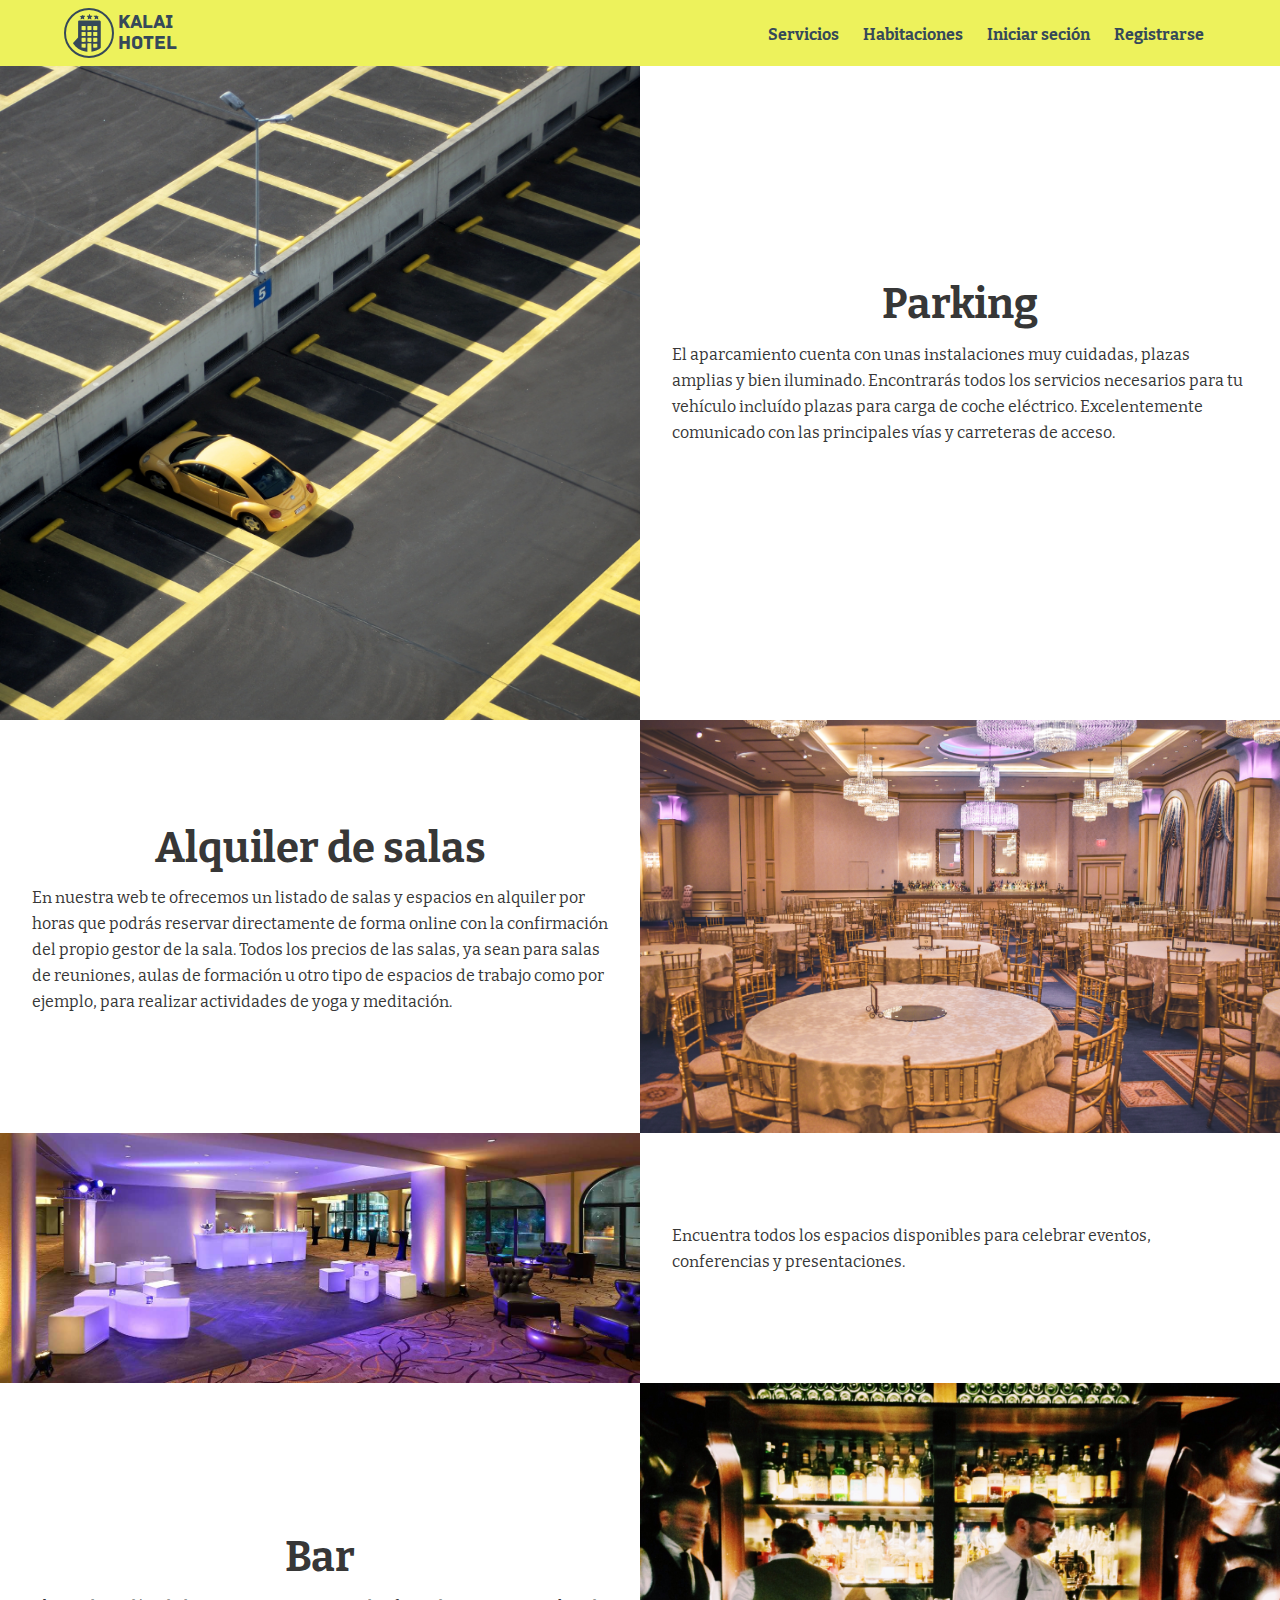
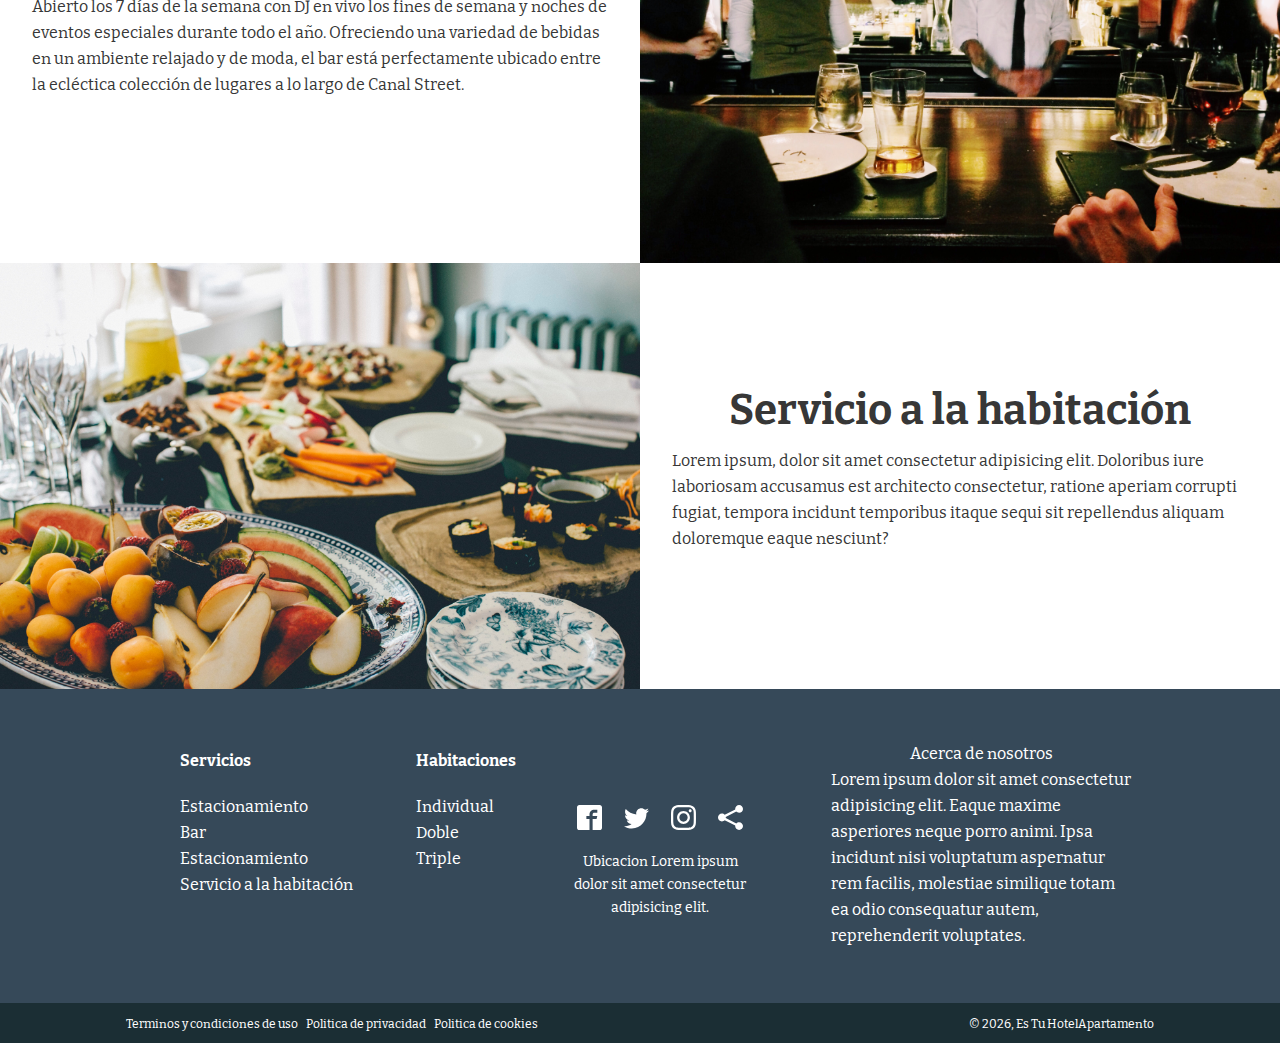
<file: servicios/index.html>
<!DOCTYPE html><html lang="en"><head><meta charSet="utf-8"/><meta http-equiv="x-ua-compatible" content="ie=edge"/><meta name="viewport" content="width=device-width, initial-scale=1, shrink-to-fit=no"/><style data-href="/styles.86cfaf8e02e9bec4b275.css">.PresetDateRangePicker_panel{padding:0 22px 11px}.PresetDateRangePicker_button{position:relative;height:100%;text-align:center;background:0 0;border:2px solid #00a699;color:#00a699;padding:4px 12px;margin-right:8px;font:inherit;font-weight:700;line-height:normal;overflow:visible;box-sizing:border-box;cursor:pointer}.PresetDateRangePicker_button:active{outline:0}.PresetDateRangePicker_button__selected{color:#fff;background:#00a699}.SingleDatePickerInput{display:inline-block;background-color:#fff}.SingleDatePickerInput__withBorder{border-radius:2px;border:1px solid #dbdbdb}.SingleDatePickerInput__rtl{direction:rtl}.SingleDatePickerInput__disabled{background-color:#f2f2f2}.SingleDatePickerInput__block{display:block}.SingleDatePickerInput__showClearDate{padding-right:30px}.SingleDatePickerInput_clearDate{background:0 0;border:0;color:inherit;font:inherit;line-height:normal;overflow:visible;cursor:pointer;padding:10px;margin:0 10px 0 5px;position:absolute;right:0;top:50%;-webkit-transform:translateY(-50%);transform:translateY(-50%)}.SingleDatePickerInput_clearDate__default:focus,.SingleDatePickerInput_clearDate__default:hover{background:#dbdbdb;border-radius:50%}.SingleDatePickerInput_clearDate__small{padding:6px}.SingleDatePickerInput_clearDate__hide{visibility:hidden}.SingleDatePickerInput_clearDate_svg{fill:#82888a;height:12px;width:15px;vertical-align:middle}.SingleDatePickerInput_clearDate_svg__small{height:9px}.SingleDatePickerInput_calendarIcon{background:0 0;border:0;color:inherit;font:inherit;line-height:normal;overflow:visible;cursor:pointer;display:inline-block;vertical-align:middle;padding:10px;margin:0 5px 0 10px}.SingleDatePickerInput_calendarIcon_svg{fill:#82888a;height:15px;width:14px;vertical-align:middle}.SingleDatePicker{position:relative;display:inline-block}.SingleDatePicker__block{display:block}.SingleDatePicker_picker{z-index:1;background-color:#fff;position:absolute}.SingleDatePicker_picker__rtl{direction:rtl}.SingleDatePicker_picker__directionLeft{left:0}.SingleDatePicker_picker__directionRight{right:0}.SingleDatePicker_picker__portal{background-color:rgba(0,0,0,.3);position:fixed;top:0;left:0;height:100%;width:100%}.SingleDatePicker_picker__fullScreenPortal{background-color:#fff}.SingleDatePicker_closeButton{background:0 0;border:0;color:inherit;font:inherit;line-height:normal;overflow:visible;cursor:pointer;position:absolute;top:0;right:0;padding:15px;z-index:2}.SingleDatePicker_closeButton:focus,.SingleDatePicker_closeButton:hover{color:darken(#cacccd,10%);text-decoration:none}.SingleDatePicker_closeButton_svg{height:15px;width:15px;fill:#cacccd}.DayPickerKeyboardShortcuts_buttonReset{background:0 0;border:0;border-radius:0;color:inherit;font:inherit;line-height:normal;overflow:visible;padding:0;cursor:pointer;font-size:14px}.DayPickerKeyboardShortcuts_buttonReset:active{outline:0}.DayPickerKeyboardShortcuts_show{width:33px;height:26px;position:absolute;z-index:2}.DayPickerKeyboardShortcuts_show:before{content:"";display:block;position:absolute}.DayPickerKeyboardShortcuts_show__bottomRight{bottom:0;right:0}.DayPickerKeyboardShortcuts_show__bottomRight:before{border-top:26px solid transparent;border-right:33px solid #00a699;bottom:0;right:0}.DayPickerKeyboardShortcuts_show__bottomRight:hover:before{border-right:33px solid #008489}.DayPickerKeyboardShortcuts_show__topRight{top:0;right:0}.DayPickerKeyboardShortcuts_show__topRight:before{border-bottom:26px solid transparent;border-right:33px solid #00a699;top:0;right:0}.DayPickerKeyboardShortcuts_show__topRight:hover:before{border-right:33px solid #008489}.DayPickerKeyboardShortcuts_show__topLeft{top:0;left:0}.DayPickerKeyboardShortcuts_show__topLeft:before{border-bottom:26px solid transparent;border-left:33px solid #00a699;top:0;left:0}.DayPickerKeyboardShortcuts_show__topLeft:hover:before{border-left:33px solid #008489}.DayPickerKeyboardShortcuts_showSpan{color:#fff;position:absolute}.DayPickerKeyboardShortcuts_showSpan__bottomRight{bottom:0;right:5px}.DayPickerKeyboardShortcuts_showSpan__topRight{top:1px;right:5px}.DayPickerKeyboardShortcuts_showSpan__topLeft{top:1px;left:5px}.DayPickerKeyboardShortcuts_panel{overflow:auto;background:#fff;border:1px solid #dbdbdb;border-radius:2px;position:absolute;top:0;bottom:0;right:0;left:0;z-index:2;padding:22px;margin:33px;text-align:left}.DayPickerKeyboardShortcuts_title{font-size:16px;font-weight:700;margin:0}.DayPickerKeyboardShortcuts_list{list-style:none;padding:0;font-size:14px}.DayPickerKeyboardShortcuts_close{position:absolute;right:22px;top:22px;z-index:2}.DayPickerKeyboardShortcuts_close:active{outline:0}.DayPickerKeyboardShortcuts_closeSvg{height:15px;width:15px;fill:#cacccd}.DayPickerKeyboardShortcuts_closeSvg:focus,.DayPickerKeyboardShortcuts_closeSvg:hover{fill:#82888a}.CalendarDay{box-sizing:border-box;cursor:pointer;font-size:14px;text-align:center}.CalendarDay:active{outline:0}.CalendarDay__defaultCursor{cursor:default}.CalendarDay__default{border:1px solid #e4e7e7;color:#484848;background:#fff}.CalendarDay__default:hover{background:#e4e7e7;border:1px solid #e4e7e7;color:inherit}.CalendarDay__hovered_offset{background:#f4f5f5;border:1px double #e4e7e7;color:inherit}.CalendarDay__outside{border:0;background:#fff;color:#484848}.CalendarDay__outside:hover{border:0}.CalendarDay__blocked_minimum_nights{background:#fff;border:1px solid #eceeee;color:#cacccd}.CalendarDay__blocked_minimum_nights:active,.CalendarDay__blocked_minimum_nights:hover{background:#fff;color:#cacccd}.CalendarDay__highlighted_calendar{background:#ffe8bc;color:#484848}.CalendarDay__highlighted_calendar:active,.CalendarDay__highlighted_calendar:hover{background:#ffce71;color:#484848}.CalendarDay__selected_span{background:#66e2da;border:1px double #33dacd;color:#fff}.CalendarDay__selected_span:active,.CalendarDay__selected_span:hover{background:#33dacd;border:1px double #33dacd;color:#fff}.CalendarDay__selected,.CalendarDay__selected:active,.CalendarDay__selected:hover{background:#00a699;border:1px double #00a699;color:#fff}.CalendarDay__hovered_span,.CalendarDay__hovered_span:hover{background:#b2f1ec;border:1px double #80e8e0;color:#007a87}.CalendarDay__hovered_span:active{background:#80e8e0;border:1px double #80e8e0;color:#007a87}.CalendarDay__blocked_calendar,.CalendarDay__blocked_calendar:active,.CalendarDay__blocked_calendar:hover{background:#cacccd;border:1px solid #cacccd;color:#82888a}.CalendarDay__blocked_out_of_range,.CalendarDay__blocked_out_of_range:active,.CalendarDay__blocked_out_of_range:hover{background:#fff;border:1px solid #e4e7e7;color:#cacccd}.CalendarDay__hovered_start_first_possible_end{background:#eceeee;border:1px double #eceeee}.CalendarDay__hovered_start_blocked_min_nights{background:#eceeee;border:1px double #e4e7e7}.CalendarMonth{background:#fff;text-align:center;vertical-align:top;-webkit-user-select:none;-ms-user-select:none;user-select:none}.CalendarMonth_table{border-collapse:collapse;border-spacing:0}.CalendarMonth_verticalSpacing{border-collapse:separate}.CalendarMonth_caption{color:#484848;font-size:18px;text-align:center;padding-top:22px;padding-bottom:37px;caption-side:top}.CalendarMonth_caption__verticalScrollable{padding-top:12px;padding-bottom:7px}.CalendarMonthGrid{background:#fff;text-align:left;z-index:0}.CalendarMonthGrid__animating{z-index:1}.CalendarMonthGrid__horizontal{position:absolute;left:9px}.CalendarMonthGrid__vertical,.CalendarMonthGrid__vertical_scrollable{margin:0 auto}.CalendarMonthGrid_month__horizontal{display:inline-block;vertical-align:top;min-height:100%}.CalendarMonthGrid_month__hideForAnimation{position:absolute;z-index:-1;opacity:0;pointer-events:none}.CalendarMonthGrid_month__hidden{visibility:hidden}.DayPickerNavigation{position:relative;z-index:2}.DayPickerNavigation__horizontal{height:0}.DayPickerNavigation__verticalScrollable_prevNav{z-index:1}.DayPickerNavigation__verticalDefault{position:absolute;width:100%;height:52px;bottom:0;left:0}.DayPickerNavigation__verticalScrollableDefault{position:relative}.DayPickerNavigation__bottom{height:auto}.DayPickerNavigation__bottomDefault{-webkit-box-pack:justify;-ms-flex-pack:justify;display:flex;justify-content:space-between}.DayPickerNavigation_button{cursor:pointer;-webkit-user-select:none;-ms-user-select:none;user-select:none;border:0;padding:0;margin:0}.DayPickerNavigation_button__default{border:1px solid #e4e7e7;background-color:#fff;color:#757575}.DayPickerNavigation_button__default:focus,.DayPickerNavigation_button__default:hover{border:1px solid #c4c4c4}.DayPickerNavigation_button__default:active{background:#f2f2f2}.DayPickerNavigation_button__disabled{cursor:default;border:1px solid #f2f2f2}.DayPickerNavigation_button__disabled:focus,.DayPickerNavigation_button__disabled:hover{border:1px solid #f2f2f2}.DayPickerNavigation_button__disabled:active{background:0 0}.DayPickerNavigation_button__horizontalDefault{position:absolute;top:18px;line-height:.78;border-radius:3px;padding:6px 9px}.DayPickerNavigation_bottomButton__horizontalDefault{position:static;margin:-10px 22px 30px}.DayPickerNavigation_leftButton__horizontalDefault{left:22px}.DayPickerNavigation_rightButton__horizontalDefault{right:22px}.DayPickerNavigation_button__verticalDefault{padding:5px;background:#fff;box-shadow:0 0 5px 2px rgba(0,0,0,.1);position:relative;display:inline-block;text-align:center;height:100%;width:50%}.DayPickerNavigation_nextButton__verticalDefault{border-left:0}.DayPickerNavigation_nextButton__verticalScrollableDefault,.DayPickerNavigation_prevButton__verticalScrollableDefault{width:100%}.DayPickerNavigation_svg__horizontal{height:19px;width:19px;fill:#82888a;display:block}.DayPickerNavigation_svg__vertical{height:42px;width:42px;fill:#484848}.DayPickerNavigation_svg__disabled{fill:#f2f2f2}.DayPicker{position:relative;text-align:left}.DayPicker,.DayPicker__horizontal{background:#fff}.DayPicker__verticalScrollable{height:100%}.DayPicker__hidden{visibility:hidden}.DayPicker__withBorder{box-shadow:0 2px 6px rgba(0,0,0,.05),0 0 0 1px rgba(0,0,0,.07);border-radius:3px}.DayPicker_portal__horizontal{box-shadow:none;position:absolute;left:50%;top:50%}.DayPicker_portal__vertical{position:static}.DayPicker_focusRegion{outline:0}.DayPicker_calendarInfo__horizontal,.DayPicker_wrapper__horizontal{display:inline-block;vertical-align:top}.DayPicker_weekHeaders{position:relative}.DayPicker_weekHeaders__horizontal{margin-left:9px}.DayPicker_weekHeader{color:#757575;position:absolute;top:62px;z-index:2;text-align:left}.DayPicker_weekHeader__vertical{left:50%}.DayPicker_weekHeader__verticalScrollable{top:0;display:table-row;border-bottom:1px solid #dbdbdb;background:#fff;margin-left:0;left:0;width:100%;text-align:center}.DayPicker_weekHeader_ul{list-style:none;margin:1px 0;padding-left:0;padding-right:0;font-size:14px}.DayPicker_weekHeader_li{display:inline-block;text-align:center}.DayPicker_transitionContainer{position:relative;overflow:hidden;border-radius:3px}.DayPicker_transitionContainer__horizontal{-webkit-transition:height .2s ease-in-out;transition:height .2s ease-in-out}.DayPicker_transitionContainer__vertical{width:100%}.DayPicker_transitionContainer__verticalScrollable{padding-top:20px;height:100%;position:absolute;top:0;bottom:0;right:0;left:0;overflow-y:scroll}.DateInput{margin:0;padding:0;background:#fff;position:relative;display:inline-block;width:130px;vertical-align:middle}.DateInput__small{width:97px}.DateInput__block{width:100%}.DateInput__disabled{background:#f2f2f2;color:#dbdbdb}.DateInput_input{font-weight:200;font-size:19px;line-height:24px;color:#484848;background-color:#fff;width:100%;padding:11px 11px 9px;border:0;border-bottom:2px solid transparent;border-radius:0}.DateInput_input__small{font-size:15px;line-height:18px;letter-spacing:.2px;padding:7px 7px 5px}.DateInput_input__regular{font-weight:auto}.DateInput_input__readOnly{-webkit-user-select:none;-ms-user-select:none;user-select:none}.DateInput_input__focused{outline:0;background:#fff;border:0;border-bottom:2px solid #008489}.DateInput_input__disabled{background:#f2f2f2;font-style:italic}.DateInput_screenReaderMessage{border:0;clip:rect(0,0,0,0);height:1px;margin:-1px;overflow:hidden;padding:0;position:absolute;width:1px}.DateInput_fang{position:absolute;width:20px;height:10px;left:22px;z-index:2}.DateInput_fangShape{fill:#fff}.DateInput_fangStroke{stroke:#dbdbdb;fill:transparent}.DateRangePickerInput{background-color:#fff;display:inline-block}.DateRangePickerInput__disabled{background:#f2f2f2}.DateRangePickerInput__withBorder{border-radius:2px;border:1px solid #dbdbdb}.DateRangePickerInput__rtl{direction:rtl}.DateRangePickerInput__block{display:block}.DateRangePickerInput__showClearDates{padding-right:30px}.DateRangePickerInput_arrow{display:inline-block;vertical-align:middle;color:#484848}.DateRangePickerInput_arrow_svg{vertical-align:middle;fill:#484848;height:24px;width:24px}.DateRangePickerInput_clearDates{background:0 0;border:0;color:inherit;font:inherit;line-height:normal;overflow:visible;cursor:pointer;padding:10px;margin:0 10px 0 5px;position:absolute;right:0;top:50%;-webkit-transform:translateY(-50%);transform:translateY(-50%)}.DateRangePickerInput_clearDates__small{padding:6px}.DateRangePickerInput_clearDates_default:focus,.DateRangePickerInput_clearDates_default:hover{background:#dbdbdb;border-radius:50%}.DateRangePickerInput_clearDates__hide{visibility:hidden}.DateRangePickerInput_clearDates_svg{fill:#82888a;height:12px;width:15px;vertical-align:middle}.DateRangePickerInput_clearDates_svg__small{height:9px}.DateRangePickerInput_calendarIcon{background:0 0;border:0;color:inherit;font:inherit;line-height:normal;overflow:visible;cursor:pointer;display:inline-block;vertical-align:middle;padding:10px;margin:0 5px 0 10px}.DateRangePickerInput_calendarIcon_svg{fill:#82888a;height:15px;width:14px;vertical-align:middle}.DateRangePicker{position:relative;display:inline-block}.DateRangePicker__block{display:block}.DateRangePicker_picker{z-index:1;background-color:#fff;position:absolute}.DateRangePicker_picker__rtl{direction:rtl}.DateRangePicker_picker__directionLeft{left:0}.DateRangePicker_picker__directionRight{right:0}.DateRangePicker_picker__portal{background-color:rgba(0,0,0,.3);position:fixed;top:0;left:0;height:100%;width:100%}.DateRangePicker_picker__fullScreenPortal{background-color:#fff}.DateRangePicker_closeButton{background:0 0;border:0;color:inherit;font:inherit;line-height:normal;overflow:visible;cursor:pointer;position:absolute;top:0;right:0;padding:15px;z-index:2}.DateRangePicker_closeButton:focus,.DateRangePicker_closeButton:hover{color:darken(#cacccd,10%);text-decoration:none}.DateRangePicker_closeButton_svg{height:15px;width:15px;fill:#cacccd}@font-face{font-family:Archive;src:url(/static/Archive-Regular-a51a0e278c95c61a3a4bf2a46e7407a4.otf)}@font-face{font-family:BitterPro_R;src:url(/static/BitterPro-Regular-22a6b8e171f8ca55cadbd527ab5fe279.ttf)}@font-face{font-family:BitterPro_B;src:url(/static/BitterPro-Bold-f445240175b9697b9bec7ee8adcfc7b8.ttf)}*{box-sizing:border-box}html{-ms-text-size-adjust:100%;-webkit-text-size-adjust:100%;font-family:BitterPro_R,sans-serif,Arial}body{margin:0;height:100%;overflow-y:hidden;-webkit-font-smoothing:antialiased;-moz-osx-font-smoothing:grayscale}article,aside,details,figcaption,figure,footer,header,main,menu,nav,section,summary{display:block}audio,canvas,progress,video{display:inline-block}audio:not([controls]){display:none;height:0}progress{vertical-align:baseline}[hidden],template{display:none}a{background-color:transparent;-webkit-text-decoration-skip:objects}a:active,a:hover{outline-width:0}abbr[title]{border-bottom:none;text-decoration:underline;-webkit-text-decoration:underline dotted;text-decoration:underline dotted}b,strong{font-weight:inherit;font-weight:bolder}dfn{font-style:italic}h1{font-size:2em;margin:.67em 0}mark{background-color:#ff0;color:#000}small{font-size:80%}sub,sup{font-size:75%;line-height:0;position:relative;vertical-align:baseline}sub{bottom:-.25em}sup{top:-.5em}img{border-style:none}svg:not(:root){overflow:hidden}code,kbd,pre,samp{font-family:monospace,monospace;font-size:1em}figure{margin:1em 40px}hr{box-sizing:content-box;height:0;overflow:visible}button,input,optgroup,select,textarea{font:inherit;margin:0}optgroup{font-weight:700}button,input{overflow:visible}button,select{text-transform:none}[type=reset],[type=submit],button,html [type=button]{-webkit-appearance:button}[type=button]::-moz-focus-inner,[type=reset]::-moz-focus-inner,[type=submit]::-moz-focus-inner,button::-moz-focus-inner{border-style:none;padding:0}[type=button]:-moz-focusring,[type=reset]:-moz-focusring,[type=submit]:-moz-focusring,button:-moz-focusring{outline:1px dotted ButtonText}fieldset{border:1px solid silver;margin:0 2px;padding:.35em .625em .75em}legend{box-sizing:border-box;color:inherit;display:table;max-width:100%;padding:0;white-space:normal}textarea{overflow:auto}[type=checkbox],[type=radio]{box-sizing:border-box;padding:0}[type=number]::-webkit-inner-spin-button,[type=number]::-webkit-outer-spin-button{height:auto}[type=search]{-webkit-appearance:textfield;outline-offset:-2px}[type=search]::-webkit-search-cancel-button,[type=search]::-webkit-search-decoration{-webkit-appearance:none}::-webkit-input-placeholder{color:inherit;opacity:.54}::-webkit-file-upload-button{-webkit-appearance:button;font:inherit}html{font:112.5%/1.45em;box-sizing:border-box;overflow-y:scroll}*,:after,:before{box-sizing:inherit}body{color:rgba(0,0,0,.8);font-weight:400;word-wrap:break-word;-webkit-font-kerning:normal;font-kerning:normal;-ms-font-feature-settings:"kern","liga","clig","calt";font-feature-settings:"kern","liga","clig","calt"}img{max-width:100%;margin-left:0;margin-right:0;margin-top:0;padding:0}h1{font-size:2.25rem}h1,h2{padding:0;margin:0 0 1.45rem;color:inherit;font-family:BitterPro_B,-apple-system,BlinkMacSystemFont,Segoe UI,Roboto,Oxygen,Ubuntu,Cantarell,Fira Sans,Droid Sans,Helvetica Neue,sans-serif;font-weight:700;text-rendering:optimizeLegibility;line-height:1.1}h2{font-size:1.62671rem}h3{font-size:1.38316rem}h3,h4{padding:0;margin:0 0 1.45rem;color:inherit;font-family:BitterPro_B,-apple-system,BlinkMacSystemFont,Segoe UI,Roboto,Oxygen,Ubuntu,Cantarell,Fira Sans,Droid Sans,Helvetica Neue,sans-serif;font-weight:700;text-rendering:optimizeLegibility;line-height:1.1}h4{font-size:1rem}h5{font-size:.85028rem}h5,h6{padding:0;margin:0 0 1.45rem;color:inherit;font-family:BitterPro_B,-apple-system,BlinkMacSystemFont,Segoe UI,Roboto,Oxygen,Ubuntu,Cantarell,Fira Sans,Droid Sans,Helvetica Neue,sans-serif;font-weight:700;text-rendering:optimizeLegibility;line-height:1.1}h6{font-size:.78405rem}hgroup{padding:0;margin:0 0 1.45rem}ol,ul{padding:0;margin:0 0 1.45rem 1.45rem;list-style-position:outside;list-style-image:none}dd,dl,figure,p{padding:0;margin:0 0 1.45rem}pre{font-size:.85rem;line-height:1.42;background:rgba(0,0,0,.04);border-radius:3px;overflow:auto;word-wrap:normal;padding:1.45rem}fieldset,pre{margin:0 0 1.45rem}fieldset{padding:0}blockquote{padding:0;margin:0 1.45rem 1.45rem}form,iframe,noscript{padding:0;margin:0 0 1.45rem}hr{padding:0;margin:0 0 calc(1.45rem - 1px);background:rgba(0,0,0,.2);border:none;height:1px}address{padding:0;margin:0 0 1.45rem}b,dt,strong{font-weight:700}li{margin-bottom:.725rem}ol li,ul li{padding-left:0}li>ol,li>ul{margin-left:1.45rem;margin-bottom:.725rem;margin-top:.725rem}blockquote :last-child,li :last-child,p :last-child{margin-bottom:0}li>p{margin-bottom:.725rem}code,kbd,samp{font-size:.85rem;line-height:1.45rem}abbr,abbr[title],acronym{border-bottom:1px dotted rgba(0,0,0,.5);cursor:help}abbr[title]{text-decoration:none}code,tt{background-color:rgba(0,0,0,.04);border-radius:3px;font-family:SFMono-Regular,Consolas,Roboto Mono,Droid Sans Mono,Liberation Mono,Menlo,Courier,monospace;padding:.2em 0}pre code{background:none;line-height:1.42}code:after,code:before,tt:after,tt:before{letter-spacing:-.2em;content:" "}pre code:after,pre code:before,pre tt:after,pre tt:before{content:""}@media only screen and (max-width:480px){html{font-size:100%}}.Toastify__toast-container{z-index:9999;-webkit-transform:translateZ(9999px);position:fixed;padding:4px;width:320px;box-sizing:border-box;color:#fff}.Toastify__toast-container--top-left{top:1em;left:1em}.Toastify__toast-container--top-center{top:1em;left:50%;margin-left:-160px}.Toastify__toast-container--top-right{top:1em;right:1em}.Toastify__toast-container--bottom-left{bottom:1em;left:1em}.Toastify__toast-container--bottom-center{bottom:1em;left:50%;margin-left:-160px}.Toastify__toast-container--bottom-right{bottom:1em;right:1em}@media only screen and (max-width:480px){.Toastify__toast-container{width:100vw;padding:0;left:0;margin:0}.Toastify__toast-container--top-center,.Toastify__toast-container--top-left,.Toastify__toast-container--top-right{top:0}.Toastify__toast-container--bottom-center,.Toastify__toast-container--bottom-left,.Toastify__toast-container--bottom-right{bottom:0}.Toastify__toast-container--rtl{right:0;left:auto}}.Toastify__toast{position:relative;min-height:64px;box-sizing:border-box;margin-bottom:1rem;padding:8px;border-radius:1px;box-shadow:0 1px 10px 0 rgba(0,0,0,.1),0 2px 15px 0 rgba(0,0,0,.05);display:flex;justify-content:space-between;max-height:800px;overflow:hidden;font-family:sans-serif;cursor:pointer;direction:ltr}.Toastify__toast--rtl{direction:rtl}.Toastify__toast--default{background:#fff;color:#aaa}.Toastify__toast--info{background:#3498db}.Toastify__toast--success{background:#07bc0c}.Toastify__toast--warning{background:#f1c40f}.Toastify__toast--error{background:#e74c3c}.Toastify__toast-body{margin:auto 0;flex:1 1}@media only screen and (max-width:480px){.Toastify__toast{margin-bottom:0}}.Toastify__close-button{color:#fff;font-weight:700;font-size:14px;background:transparent;outline:none;border:none;padding:0;cursor:pointer;opacity:.7;-webkit-transition:.3s ease;transition:.3s ease;align-self:flex-start}.Toastify__close-button--default{color:#000;opacity:.3}.Toastify__close-button:focus,.Toastify__close-button:hover{opacity:1}@-webkit-keyframes Toastify__trackProgress{0%{-webkit-transform:scaleX(1);transform:scaleX(1)}to{-webkit-transform:scaleX(0);transform:scaleX(0)}}@keyframes Toastify__trackProgress{0%{-webkit-transform:scaleX(1);transform:scaleX(1)}to{-webkit-transform:scaleX(0);transform:scaleX(0)}}.Toastify__progress-bar{position:absolute;bottom:0;left:0;width:100%;height:5px;z-index:9999;opacity:.7;background-color:hsla(0,0%,100%,.7);-webkit-transform-origin:left;transform-origin:left}.Toastify__progress-bar--animated{-webkit-animation:Toastify__trackProgress linear 1 forwards;animation:Toastify__trackProgress linear 1 forwards}.Toastify__progress-bar--controlled{-webkit-transition:-webkit-transform .2s;transition:-webkit-transform .2s;transition:transform .2s;transition:transform .2s,-webkit-transform .2s}.Toastify__progress-bar--rtl{right:0;left:auto;-webkit-transform-origin:right;transform-origin:right}.Toastify__progress-bar--default{background:-webkit-gradient(linear,left top,right top,from(#4cd964),color-stop(#5ac8fa),color-stop(#007aff),color-stop(#34aadc),color-stop(#5856d6),to(#ff2d55));background:linear-gradient(90deg,#4cd964,#5ac8fa,#007aff,#34aadc,#5856d6,#ff2d55)}@-webkit-keyframes Toastify__bounceInRight{0%,60%,75%,90%,to{-webkit-animation-timing-function:cubic-bezier(.215,.61,.355,1);animation-timing-function:cubic-bezier(.215,.61,.355,1)}0%{opacity:0;-webkit-transform:translate3d(3000px,0,0);transform:translate3d(3000px,0,0)}60%{opacity:1;-webkit-transform:translate3d(-25px,0,0);transform:translate3d(-25px,0,0)}75%{-webkit-transform:translate3d(10px,0,0);transform:translate3d(10px,0,0)}90%{-webkit-transform:translate3d(-5px,0,0);transform:translate3d(-5px,0,0)}to{-webkit-transform:none;transform:none}}@keyframes Toastify__bounceInRight{0%,60%,75%,90%,to{-webkit-animation-timing-function:cubic-bezier(.215,.61,.355,1);animation-timing-function:cubic-bezier(.215,.61,.355,1)}0%{opacity:0;-webkit-transform:translate3d(3000px,0,0);transform:translate3d(3000px,0,0)}60%{opacity:1;-webkit-transform:translate3d(-25px,0,0);transform:translate3d(-25px,0,0)}75%{-webkit-transform:translate3d(10px,0,0);transform:translate3d(10px,0,0)}90%{-webkit-transform:translate3d(-5px,0,0);transform:translate3d(-5px,0,0)}to{-webkit-transform:none;transform:none}}@-webkit-keyframes Toastify__bounceOutRight{20%{opacity:1;-webkit-transform:translate3d(-20px,0,0);transform:translate3d(-20px,0,0)}to{opacity:0;-webkit-transform:translate3d(2000px,0,0);transform:translate3d(2000px,0,0)}}@keyframes Toastify__bounceOutRight{20%{opacity:1;-webkit-transform:translate3d(-20px,0,0);transform:translate3d(-20px,0,0)}to{opacity:0;-webkit-transform:translate3d(2000px,0,0);transform:translate3d(2000px,0,0)}}@-webkit-keyframes Toastify__bounceInLeft{0%,60%,75%,90%,to{-webkit-animation-timing-function:cubic-bezier(.215,.61,.355,1);animation-timing-function:cubic-bezier(.215,.61,.355,1)}0%{opacity:0;-webkit-transform:translate3d(-3000px,0,0);transform:translate3d(-3000px,0,0)}60%{opacity:1;-webkit-transform:translate3d(25px,0,0);transform:translate3d(25px,0,0)}75%{-webkit-transform:translate3d(-10px,0,0);transform:translate3d(-10px,0,0)}90%{-webkit-transform:translate3d(5px,0,0);transform:translate3d(5px,0,0)}to{-webkit-transform:none;transform:none}}@keyframes Toastify__bounceInLeft{0%,60%,75%,90%,to{-webkit-animation-timing-function:cubic-bezier(.215,.61,.355,1);animation-timing-function:cubic-bezier(.215,.61,.355,1)}0%{opacity:0;-webkit-transform:translate3d(-3000px,0,0);transform:translate3d(-3000px,0,0)}60%{opacity:1;-webkit-transform:translate3d(25px,0,0);transform:translate3d(25px,0,0)}75%{-webkit-transform:translate3d(-10px,0,0);transform:translate3d(-10px,0,0)}90%{-webkit-transform:translate3d(5px,0,0);transform:translate3d(5px,0,0)}to{-webkit-transform:none;transform:none}}@-webkit-keyframes Toastify__bounceOutLeft{20%{opacity:1;-webkit-transform:translate3d(20px,0,0);transform:translate3d(20px,0,0)}to{opacity:0;-webkit-transform:translate3d(-2000px,0,0);transform:translate3d(-2000px,0,0)}}@keyframes Toastify__bounceOutLeft{20%{opacity:1;-webkit-transform:translate3d(20px,0,0);transform:translate3d(20px,0,0)}to{opacity:0;-webkit-transform:translate3d(-2000px,0,0);transform:translate3d(-2000px,0,0)}}@-webkit-keyframes Toastify__bounceInUp{0%,60%,75%,90%,to{-webkit-animation-timing-function:cubic-bezier(.215,.61,.355,1);animation-timing-function:cubic-bezier(.215,.61,.355,1)}0%{opacity:0;-webkit-transform:translate3d(0,3000px,0);transform:translate3d(0,3000px,0)}60%{opacity:1;-webkit-transform:translate3d(0,-20px,0);transform:translate3d(0,-20px,0)}75%{-webkit-transform:translate3d(0,10px,0);transform:translate3d(0,10px,0)}90%{-webkit-transform:translate3d(0,-5px,0);transform:translate3d(0,-5px,0)}to{-webkit-transform:translateZ(0);transform:translateZ(0)}}@keyframes Toastify__bounceInUp{0%,60%,75%,90%,to{-webkit-animation-timing-function:cubic-bezier(.215,.61,.355,1);animation-timing-function:cubic-bezier(.215,.61,.355,1)}0%{opacity:0;-webkit-transform:translate3d(0,3000px,0);transform:translate3d(0,3000px,0)}60%{opacity:1;-webkit-transform:translate3d(0,-20px,0);transform:translate3d(0,-20px,0)}75%{-webkit-transform:translate3d(0,10px,0);transform:translate3d(0,10px,0)}90%{-webkit-transform:translate3d(0,-5px,0);transform:translate3d(0,-5px,0)}to{-webkit-transform:translateZ(0);transform:translateZ(0)}}@-webkit-keyframes Toastify__bounceOutUp{20%{-webkit-transform:translate3d(0,-10px,0);transform:translate3d(0,-10px,0)}40%,45%{opacity:1;-webkit-transform:translate3d(0,20px,0);transform:translate3d(0,20px,0)}to{opacity:0;-webkit-transform:translate3d(0,-2000px,0);transform:translate3d(0,-2000px,0)}}@keyframes Toastify__bounceOutUp{20%{-webkit-transform:translate3d(0,-10px,0);transform:translate3d(0,-10px,0)}40%,45%{opacity:1;-webkit-transform:translate3d(0,20px,0);transform:translate3d(0,20px,0)}to{opacity:0;-webkit-transform:translate3d(0,-2000px,0);transform:translate3d(0,-2000px,0)}}@-webkit-keyframes Toastify__bounceInDown{0%,60%,75%,90%,to{-webkit-animation-timing-function:cubic-bezier(.215,.61,.355,1);animation-timing-function:cubic-bezier(.215,.61,.355,1)}0%{opacity:0;-webkit-transform:translate3d(0,-3000px,0);transform:translate3d(0,-3000px,0)}60%{opacity:1;-webkit-transform:translate3d(0,25px,0);transform:translate3d(0,25px,0)}75%{-webkit-transform:translate3d(0,-10px,0);transform:translate3d(0,-10px,0)}90%{-webkit-transform:translate3d(0,5px,0);transform:translate3d(0,5px,0)}to{-webkit-transform:none;transform:none}}@keyframes Toastify__bounceInDown{0%,60%,75%,90%,to{-webkit-animation-timing-function:cubic-bezier(.215,.61,.355,1);animation-timing-function:cubic-bezier(.215,.61,.355,1)}0%{opacity:0;-webkit-transform:translate3d(0,-3000px,0);transform:translate3d(0,-3000px,0)}60%{opacity:1;-webkit-transform:translate3d(0,25px,0);transform:translate3d(0,25px,0)}75%{-webkit-transform:translate3d(0,-10px,0);transform:translate3d(0,-10px,0)}90%{-webkit-transform:translate3d(0,5px,0);transform:translate3d(0,5px,0)}to{-webkit-transform:none;transform:none}}@-webkit-keyframes Toastify__bounceOutDown{20%{-webkit-transform:translate3d(0,10px,0);transform:translate3d(0,10px,0)}40%,45%{opacity:1;-webkit-transform:translate3d(0,-20px,0);transform:translate3d(0,-20px,0)}to{opacity:0;-webkit-transform:translate3d(0,2000px,0);transform:translate3d(0,2000px,0)}}@keyframes Toastify__bounceOutDown{20%{-webkit-transform:translate3d(0,10px,0);transform:translate3d(0,10px,0)}40%,45%{opacity:1;-webkit-transform:translate3d(0,-20px,0);transform:translate3d(0,-20px,0)}to{opacity:0;-webkit-transform:translate3d(0,2000px,0);transform:translate3d(0,2000px,0)}}.Toastify__bounce-enter--bottom-left,.Toastify__bounce-enter--top-left{-webkit-animation-name:Toastify__bounceInLeft;animation-name:Toastify__bounceInLeft}.Toastify__bounce-enter--bottom-right,.Toastify__bounce-enter--top-right{-webkit-animation-name:Toastify__bounceInRight;animation-name:Toastify__bounceInRight}.Toastify__bounce-enter--top-center{-webkit-animation-name:Toastify__bounceInDown;animation-name:Toastify__bounceInDown}.Toastify__bounce-enter--bottom-center{-webkit-animation-name:Toastify__bounceInUp;animation-name:Toastify__bounceInUp}.Toastify__bounce-exit--bottom-left,.Toastify__bounce-exit--top-left{-webkit-animation-name:Toastify__bounceOutLeft;animation-name:Toastify__bounceOutLeft}.Toastify__bounce-exit--bottom-right,.Toastify__bounce-exit--top-right{-webkit-animation-name:Toastify__bounceOutRight;animation-name:Toastify__bounceOutRight}.Toastify__bounce-exit--top-center{-webkit-animation-name:Toastify__bounceOutUp;animation-name:Toastify__bounceOutUp}.Toastify__bounce-exit--bottom-center{-webkit-animation-name:Toastify__bounceOutDown;animation-name:Toastify__bounceOutDown}@-webkit-keyframes Toastify__zoomIn{0%{opacity:0;-webkit-transform:scale3d(.3,.3,.3);transform:scale3d(.3,.3,.3)}50%{opacity:1}}@keyframes Toastify__zoomIn{0%{opacity:0;-webkit-transform:scale3d(.3,.3,.3);transform:scale3d(.3,.3,.3)}50%{opacity:1}}@-webkit-keyframes Toastify__zoomOut{0%{opacity:1}50%{opacity:0;-webkit-transform:scale3d(.3,.3,.3);transform:scale3d(.3,.3,.3)}to{opacity:0}}@keyframes Toastify__zoomOut{0%{opacity:1}50%{opacity:0;-webkit-transform:scale3d(.3,.3,.3);transform:scale3d(.3,.3,.3)}to{opacity:0}}.Toastify__zoom-enter{-webkit-animation-name:Toastify__zoomIn;animation-name:Toastify__zoomIn}.Toastify__zoom-exit{-webkit-animation-name:Toastify__zoomOut;animation-name:Toastify__zoomOut}@-webkit-keyframes Toastify__flipIn{0%{-webkit-transform:perspective(400px) rotateX(90deg);transform:perspective(400px) rotateX(90deg);-webkit-animation-timing-function:ease-in;animation-timing-function:ease-in;opacity:0}40%{-webkit-transform:perspective(400px) rotateX(-20deg);transform:perspective(400px) rotateX(-20deg);-webkit-animation-timing-function:ease-in;animation-timing-function:ease-in}60%{-webkit-transform:perspective(400px) rotateX(10deg);transform:perspective(400px) rotateX(10deg);opacity:1}80%{-webkit-transform:perspective(400px) rotateX(-5deg);transform:perspective(400px) rotateX(-5deg)}to{-webkit-transform:perspective(400px);transform:perspective(400px)}}@keyframes Toastify__flipIn{0%{-webkit-transform:perspective(400px) rotateX(90deg);transform:perspective(400px) rotateX(90deg);-webkit-animation-timing-function:ease-in;animation-timing-function:ease-in;opacity:0}40%{-webkit-transform:perspective(400px) rotateX(-20deg);transform:perspective(400px) rotateX(-20deg);-webkit-animation-timing-function:ease-in;animation-timing-function:ease-in}60%{-webkit-transform:perspective(400px) rotateX(10deg);transform:perspective(400px) rotateX(10deg);opacity:1}80%{-webkit-transform:perspective(400px) rotateX(-5deg);transform:perspective(400px) rotateX(-5deg)}to{-webkit-transform:perspective(400px);transform:perspective(400px)}}@-webkit-keyframes Toastify__flipOut{0%{-webkit-transform:perspective(400px);transform:perspective(400px)}30%{-webkit-transform:perspective(400px) rotateX(-20deg);transform:perspective(400px) rotateX(-20deg);opacity:1}to{-webkit-transform:perspective(400px) rotateX(90deg);transform:perspective(400px) rotateX(90deg);opacity:0}}@keyframes Toastify__flipOut{0%{-webkit-transform:perspective(400px);transform:perspective(400px)}30%{-webkit-transform:perspective(400px) rotateX(-20deg);transform:perspective(400px) rotateX(-20deg);opacity:1}to{-webkit-transform:perspective(400px) rotateX(90deg);transform:perspective(400px) rotateX(90deg);opacity:0}}.Toastify__flip-enter{-webkit-animation-name:Toastify__flipIn;animation-name:Toastify__flipIn}.Toastify__flip-exit{-webkit-animation-name:Toastify__flipOut;animation-name:Toastify__flipOut}@-webkit-keyframes Toastify__slideInRight{0%{-webkit-transform:translate3d(110%,0,0);transform:translate3d(110%,0,0);visibility:visible}to{-webkit-transform:translateZ(0);transform:translateZ(0)}}@keyframes Toastify__slideInRight{0%{-webkit-transform:translate3d(110%,0,0);transform:translate3d(110%,0,0);visibility:visible}to{-webkit-transform:translateZ(0);transform:translateZ(0)}}@-webkit-keyframes Toastify__slideInLeft{0%{-webkit-transform:translate3d(-110%,0,0);transform:translate3d(-110%,0,0);visibility:visible}to{-webkit-transform:translateZ(0);transform:translateZ(0)}}@keyframes Toastify__slideInLeft{0%{-webkit-transform:translate3d(-110%,0,0);transform:translate3d(-110%,0,0);visibility:visible}to{-webkit-transform:translateZ(0);transform:translateZ(0)}}@-webkit-keyframes Toastify__slideInUp{0%{-webkit-transform:translate3d(0,110%,0);transform:translate3d(0,110%,0);visibility:visible}to{-webkit-transform:translateZ(0);transform:translateZ(0)}}@keyframes Toastify__slideInUp{0%{-webkit-transform:translate3d(0,110%,0);transform:translate3d(0,110%,0);visibility:visible}to{-webkit-transform:translateZ(0);transform:translateZ(0)}}@-webkit-keyframes Toastify__slideInDown{0%{-webkit-transform:translate3d(0,-110%,0);transform:translate3d(0,-110%,0);visibility:visible}to{-webkit-transform:translateZ(0);transform:translateZ(0)}}@keyframes Toastify__slideInDown{0%{-webkit-transform:translate3d(0,-110%,0);transform:translate3d(0,-110%,0);visibility:visible}to{-webkit-transform:translateZ(0);transform:translateZ(0)}}@-webkit-keyframes Toastify__slideOutRight{0%{-webkit-transform:translateZ(0);transform:translateZ(0)}to{visibility:hidden;-webkit-transform:translate3d(110%,0,0);transform:translate3d(110%,0,0)}}@keyframes Toastify__slideOutRight{0%{-webkit-transform:translateZ(0);transform:translateZ(0)}to{visibility:hidden;-webkit-transform:translate3d(110%,0,0);transform:translate3d(110%,0,0)}}@-webkit-keyframes Toastify__slideOutLeft{0%{-webkit-transform:translateZ(0);transform:translateZ(0)}to{visibility:hidden;-webkit-transform:translate3d(-110%,0,0);transform:translate3d(-110%,0,0)}}@keyframes Toastify__slideOutLeft{0%{-webkit-transform:translateZ(0);transform:translateZ(0)}to{visibility:hidden;-webkit-transform:translate3d(-110%,0,0);transform:translate3d(-110%,0,0)}}@-webkit-keyframes Toastify__slideOutDown{0%{-webkit-transform:translateZ(0);transform:translateZ(0)}to{visibility:hidden;-webkit-transform:translate3d(0,500px,0);transform:translate3d(0,500px,0)}}@keyframes Toastify__slideOutDown{0%{-webkit-transform:translateZ(0);transform:translateZ(0)}to{visibility:hidden;-webkit-transform:translate3d(0,500px,0);transform:translate3d(0,500px,0)}}@-webkit-keyframes Toastify__slideOutUp{0%{-webkit-transform:translateZ(0);transform:translateZ(0)}to{visibility:hidden;-webkit-transform:translate3d(0,-500px,0);transform:translate3d(0,-500px,0)}}@keyframes Toastify__slideOutUp{0%{-webkit-transform:translateZ(0);transform:translateZ(0)}to{visibility:hidden;-webkit-transform:translate3d(0,-500px,0);transform:translate3d(0,-500px,0)}}.Toastify__slide-enter--bottom-left,.Toastify__slide-enter--top-left{-webkit-animation-name:Toastify__slideInLeft;animation-name:Toastify__slideInLeft}.Toastify__slide-enter--bottom-right,.Toastify__slide-enter--top-right{-webkit-animation-name:Toastify__slideInRight;animation-name:Toastify__slideInRight}.Toastify__slide-enter--top-center{-webkit-animation-name:Toastify__slideInDown;animation-name:Toastify__slideInDown}.Toastify__slide-enter--bottom-center{-webkit-animation-name:Toastify__slideInUp;animation-name:Toastify__slideInUp}.Toastify__slide-exit--bottom-left,.Toastify__slide-exit--top-left{-webkit-animation-name:Toastify__slideOutLeft;animation-name:Toastify__slideOutLeft}.Toastify__slide-exit--bottom-right,.Toastify__slide-exit--top-right{-webkit-animation-name:Toastify__slideOutRight;animation-name:Toastify__slideOutRight}.Toastify__slide-exit--top-center{-webkit-animation-name:Toastify__slideOutUp;animation-name:Toastify__slideOutUp}.Toastify__slide-exit--bottom-center{-webkit-animation-name:Toastify__slideOutDown;animation-name:Toastify__slideOutDown}.DateRangePickerInput{display:flex;justify-content:space-around;align-items:center;border:none;border-bottom:1px solid #dbdbdb}.DateInput{width:100%;text-align:center!important}.DateRangePicker{width:100%}@media (max-width:600px){.DateInput{width:100%;text-align:center!important;margin:4px 0}.DateInput input::-webkit-input-placeholder{text-align:center;font-size:14px}.DateInput input:-ms-input-placeholder{text-align:center;font-size:14px}.DateInput input::-ms-input-placeholder{text-align:center;font-size:14px}.DateInput input::placeholder{text-align:center;font-size:14px}.DateInput_fang{display:none}}</style><meta name="generator" content="Gatsby 2.18.4"/><style data-styled="jIEBfH ioYcc eQBLdW hqNITj cPcQWU dbtliB dYMiHs dPYxmC idrekG gdikJW frLQaR cjvdML krbBgP bSCtEc cuRFmC jIYNJg kiiCBg LAfkZ fpWsql hSFaAk fZGJVY cALedo eYyyZm ffDvyK eWGvuA gRiNOl cbomnx kAmtyP kDGWCW iYCgEr DEagG zMQMI" data-styled-version="4.4.1">
/* sc-component-id: sc-4422fx-0 */
.ioYcc{background-color:rgba(237,242,92,1);-webkit-transition:300ms background-color;transition:300ms background-color;margin-bottom:20px;position:fixed;top:0px;right:0px;left:0px;z-index:10;}
/* sc-component-id: sc-4422fx-1 */
.eQBLdW{display:-webkit-box;display:-webkit-flex;display:-ms-flexbox;display:flex;-webkit-box-pack:justify;-webkit-justify-content:space-between;-ms-flex-pack:justify;justify-content:space-between;-webkit-align-items:center;-webkit-box-align:center;-ms-flex-align:center;align-items:center;max-width:90%;padding:8px 0px;margin:0 auto;}
/* sc-component-id: sc-4422fx-2 */
.bSCtEc{display:-webkit-box;display:-webkit-flex;display:-ms-flexbox;display:flex;-webkit-box-pack:justify;-webkit-justify-content:space-between;-ms-flex-pack:justify;justify-content:space-between;-webkit-align-items:center;-webkit-box-align:center;-ms-flex-align:center;align-items:center;font-family:"BitterPro_B";} .bSCtEc a{display:block;margin:0px 12px;-webkit-text-decoration:none;text-decoration:none;color:rgba(54,73,89,1);-webkit-transition:300ms;transition:300ms;padding:12px 0px;} .bSCtEc a:hover{opacity:0.6;} .bSCtEc .nav_perfil_container{position:relative;} .bSCtEc .nav_perfil_container .nav_perfil_hover_datos{position:absolute;top:100%;display:none;right:0px;color:rgba(54,73,89,1);} .bSCtEc .nav_perfil_container .nav_perfil_hover_datos > div{background-color:rgba(237,242,92,1);padding:16px 18px;width:200px;cursor:pointer;} .bSCtEc .nav_perfil_container .nav_perfil_hover_datos > div a{margin:0px;padding:0px;} .bSCtEc .nav_perfil_container .nav_perfil_hover_datos > div a:hover{opacity:1;} .bSCtEc .nav_perfil_container .nav_perfil_hover_datos > div:hover{background-color:#f2e05c;} .bSCtEc .nav_perfil_container .nav_perfil_hover_datos > div:first-child{background-color:white;text-align:center;border:5px solid #f2e05c;} .bSCtEc .nav_perfil_container .nav_perfil_hover_datos:hover{display:block;} .bSCtEc .nav_perfil_container .nav_perfil:hover + .nav_perfil_hover_datos{display:block;} @media (max-width:880px){.bSCtEc{font-size:14px;}} @media (max-width:820px){.bSCtEc{font-size:13px;}}
/* sc-component-id: sc-4422fx-3 */
.cPcQWU{width:50px;height:50px;border:2px solid rgba(54,73,89,1);padding:4px;border-radius:50%;fill:rgba(54,73,89,1);} .cPcQWU path{-webkit-transform:translateX(-2.7px);-ms-transform:translateX(-2.7px);transform:translateX(-2.7px);}
/* sc-component-id: sc-4422fx-4 */
.hqNITj{display:-webkit-box;display:-webkit-flex;display:-ms-flexbox;display:flex;-webkit-align-items:center;-webkit-box-align:center;-ms-flex-align:center;align-items:center;} .hqNITj a{-webkit-text-decoration:none;text-decoration:none;display:contents;color:white;}
/* sc-component-id: sc-4422fx-5 */
.dbtliB{display:inline-block;color:rgba(54,73,89,1);font-size:19px;-webkit-transition:300ms color;transition:300ms color;font-family:"Archive","BitterPro_B",sans-serif;line-height:1.1;margin:0px 4px;}
/* sc-component-id: sc-4422fx-6 */
.dYMiHs{display:none;width:34px;height:100%;cursor:pointer;}
/* sc-component-id: sc-4422fx-7 */
.idrekG{height:4px;margin-top:4px;width:100%;border-radius:4px;background-color:rgba(54,73,89,1);-webkit-animation:dPYxmC 0.7s cubic-bezier(0.08,1.41,0.66,0.97) forwards;animation:dPYxmC 0.7s cubic-bezier(0.08,1.41,0.66,0.97) forwards;}
/* sc-component-id: sc-4422fx-8 */
.frLQaR{height:4px;margin-top:4px;width:100%;border-radius:4px;background-color:rgba(54,73,89,1);-webkit-transition:300ms;transition:300ms;-webkit-animation:gdikJW 0.7s cubic-bezier(0.08,1.41,0.66,0.97) forwards;animation:gdikJW 0.7s cubic-bezier(0.08,1.41,0.66,0.97) forwards;}
/* sc-component-id: sc-4422fx-9 */
.krbBgP{height:4px;margin-top:4px;width:100%;border-radius:4px;background-color:rgba(54,73,89,1);-webkit-animation:cjvdML 0.7s cubic-bezier(0.08,1.41,0.66,0.97) forwards;animation:cjvdML 0.7s cubic-bezier(0.08,1.41,0.66,0.97) forwards;}
/* sc-component-id: sc-5aa6fk-0 */
.jIYNJg{display:-webkit-box;display:-webkit-flex;display:-ms-flexbox;display:flex;-webkit-flex-direction:column;-ms-flex-direction:column;flex-direction:column;-webkit-align-items:center;-webkit-box-align:center;-ms-flex-align:center;align-items:center;background-color:rgba(54,73,89,1);color:white;}
/* sc-component-id: sc-5aa6fk-1 */
.kiiCBg{display:-webkit-box;display:-webkit-flex;display:-ms-flexbox;display:flex;width:85%;margin:0 auto;-webkit-box-pack:space-around;-webkit-justify-content:space-around;-ms-flex-pack:space-around;justify-content:space-around;-webkit-flex-direction:row-reverse;-ms-flex-direction:row-reverse;flex-direction:row-reverse;-webkit-flex-wrap:wrap;-ms-flex-wrap:wrap;flex-wrap:wrap;padding:50px 24px 32px;} @media (max-width:600px){.kiiCBg{max-width:100%;padding:24px 4px;}}
/* sc-component-id: sc-5aa6fk-2 */
.LAfkZ{max-width:300px;display:-webkit-box;display:-webkit-flex;display:-ms-flexbox;display:flex;-webkit-align-items:center;-webkit-box-align:center;-ms-flex-align:center;align-items:center;-webkit-box-pack:space-around;-webkit-justify-content:space-around;-ms-flex-pack:space-around;justify-content:space-around;-webkit-flex-direction:column;-ms-flex-direction:column;flex-direction:column;-webkit-flex-wrap:wrap;-ms-flex-wrap:wrap;flex-wrap:wrap;} @media (max-width:600px){.LAfkZ{max-width:100%;}}
/* sc-component-id: sc-5aa6fk-3 */
.eWGvuA{width:100%;font-size:14px;font-weight:200;text-align:center;}
/* sc-component-id: sc-5aa6fk-4 */
.cALedo{display:-webkit-box;display:-webkit-flex;display:-ms-flexbox;display:flex;-webkit-flex-direction:column;-ms-flex-direction:column;flex-direction:column;width:30%;-webkit-align-self:center;-ms-flex-item-align:center;align-self:center;} @media (max-width:800px){.cALedo{width:100%;padding:24px 40px;}} @media (max-width:500px){.cALedo{width:100%;padding:0;margin:12px 0px;}}
/* sc-component-id: sc-5aa6fk-5 */
.fpWsql{display:-webkit-box;display:-webkit-flex;display:-ms-flexbox;display:flex;-webkit-align-items:baseline;-webkit-box-align:baseline;-ms-flex-align:baseline;align-items:baseline;-webkit-box-pack:space-around;-webkit-justify-content:space-around;-ms-flex-pack:space-around;justify-content:space-around;-webkit-flex-wrap:wrap;-ms-flex-wrap:wrap;flex-wrap:wrap;width:60%;} @media (max-width:600px){.fpWsql{width:100%;}}
/* sc-component-id: sc-5aa6fk-6 */
.gRiNOl{width:100%;margin:0 auto;padding:6px 24px 6px;display:-webkit-box;display:-webkit-flex;display:-ms-flexbox;display:flex;width:100%;font-size:12px;text-align:center;-webkit-align-items:center;-webkit-box-align:center;-ms-flex-align:center;align-items:center;-webkit-flex-wrap:wrap;-ms-flex-wrap:wrap;flex-wrap:wrap;-webkit-box-pack:space-around;-webkit-justify-content:space-around;-ms-flex-pack:space-around;justify-content:space-around;background-color:rgb(27,46,52);} .gRiNOl a{cursor:pointer;-webkit-transition:300ms;transition:300ms;} .gRiNOl a:hover{color:lightslategrey;} .gRiNOl a,.gRiNOl div{padding:4px;} @media (min-width:789px){.gRiNOl{-webkit-box-pack:center;-webkit-justify-content:center;-ms-flex-pack:center;justify-content:center;}.gRiNOl div{width:50%;text-align:right;}}
/* sc-component-id: sc-5aa6fk-7 */
.eYyyZm{display:-webkit-box;display:-webkit-flex;display:-ms-flexbox;display:flex;-webkit-flex-wrap:wrap;-ms-flex-wrap:wrap;flex-wrap:wrap;-webkit-box-pack:space-around;-webkit-justify-content:space-around;-ms-flex-pack:space-around;justify-content:space-around;-webkit-align-items:center;-webkit-box-align:center;-ms-flex-align:center;align-items:center;margin:12px 0px;}
/* sc-component-id: sc-5aa6fk-8 */
.ffDvyK{cursor:pointer;} .ffDvyK svg{width:25px;height:25px;} .ffDvyK svg path{fill:white;-webkit-transition:300ms;transition:300ms;} .ffDvyK:hover svg path{opacity:0.5;}
/* sc-component-id: sc-5aa6fk-9 */
.hSFaAk{min-height:120px;margin:12px;} .hSFaAk a{display:block;-webkit-text-decoration:none;text-decoration:none;color:inherit;}
/* sc-component-id: sc-5aa6fk-10 */
.fZGJVY{min-height:120px;margin:12px;} .fZGJVY a{display:block;-webkit-text-decoration:none;text-decoration:none;color:inherit;}
/* sc-component-id: buex7r-1 */
.cuRFmC{height:100%;min-height:100vh;margin:0 auto;margin-top:50px;} @media (max-width:800px){.cuRFmC{width:100%;}}
/* sc-component-id: sc-17byy71-0 */
.kAmtyP{width:100%;margin:0px;display:-webkit-box;display:-webkit-flex;display:-ms-flexbox;display:flex;} @media (max-width:700px){.kAmtyP{display:block;}}
/* sc-component-id: sc-17byy71-1 */
.cbomnx{display:-webkit-box;display:-webkit-flex;display:-ms-flexbox;display:flex;-webkit-flex-direction:column;-ms-flex-direction:column;flex-direction:column;-webkit-flex-wrap:wrap;-ms-flex-wrap:wrap;flex-wrap:wrap;margin-top:-30px;} .cbomnx .sc-17byy71-0:nth-child(even){-webkit-flex-direction:row-reverse;-ms-flex-direction:row-reverse;flex-direction:row-reverse;}
/* sc-component-id: sc-17byy71-2 */
.kDGWCW{max-height:700px;width:50%;} @media (max-width:700px){.kDGWCW{width:100%;}}
/* sc-component-id: sc-17byy71-3 */
.iYCgEr{width:50%;padding:14px;display:-webkit-box;display:-webkit-flex;display:-ms-flexbox;display:flex;-webkit-flex-direction:column;-ms-flex-direction:column;flex-direction:column;-webkit-box-pack:center;-webkit-justify-content:center;-ms-flex-pack:center;justify-content:center;-webkit-align-items:center;-webkit-box-align:center;-ms-flex-align:center;align-items:center;} @media (max-width:700px){.iYCgEr{width:100%;}}
/* sc-component-id: sc-17byy71-4 */
.DEagG{margin:4px 0px 16px;font-size:42px;text-align:center;}
/* sc-component-id: sc-17byy71-5 */
.zMQMI{padding:0 18px;}
/* sc-component-id: sc-keyframes-dPYxmC */
@-webkit-keyframes dPYxmC{0%{-webkit-transform:translateY(8px) rotate(45deg);-ms-transform:translateY(8px) rotate(45deg);transform:translateY(8px) rotate(45deg);}100%{-webkit-transform:translateY(0) rotate(0deg);-ms-transform:translateY(0) rotate(0deg);transform:translateY(0) rotate(0deg);}} @keyframes dPYxmC{0%{-webkit-transform:translateY(8px) rotate(45deg);-ms-transform:translateY(8px) rotate(45deg);transform:translateY(8px) rotate(45deg);}100%{-webkit-transform:translateY(0) rotate(0deg);-ms-transform:translateY(0) rotate(0deg);transform:translateY(0) rotate(0deg);}}
/* sc-component-id: sc-keyframes-gdikJW */
@-webkit-keyframes gdikJW{0%{-webkit-transform:scale(0);-ms-transform:scale(0);transform:scale(0);opacity:0;}100%{-webkit-transform:scale(1);-ms-transform:scale(1);transform:scale(1);opacity:1;}} @keyframes gdikJW{0%{-webkit-transform:scale(0);-ms-transform:scale(0);transform:scale(0);opacity:0;}100%{-webkit-transform:scale(1);-ms-transform:scale(1);transform:scale(1);opacity:1;}}
/* sc-component-id: sc-keyframes-cjvdML */
@-webkit-keyframes cjvdML{0%{-webkit-transform:translateY(-8px) rotate(-45deg);-ms-transform:translateY(-8px) rotate(-45deg);transform:translateY(-8px) rotate(-45deg);}100%{-webkit-transform:translateY(0) rotate(0deg);-ms-transform:translateY(0) rotate(0deg);transform:translateY(0) rotate(0deg);}} @keyframes cjvdML{0%{-webkit-transform:translateY(-8px) rotate(-45deg);-ms-transform:translateY(-8px) rotate(-45deg);transform:translateY(-8px) rotate(-45deg);}100%{-webkit-transform:translateY(0) rotate(0deg);-ms-transform:translateY(0) rotate(0deg);transform:translateY(0) rotate(0deg);}}</style><title data-react-helmet="true">Pagina de servicios | kalai Hotel</title><meta data-react-helmet="true" name="description" content="Reserva una habitación y disfruta de unas vacaciones unicas . Realizada para un proyecto en la universidad,"/><meta data-react-helmet="true" property="og:title" content="Pagina de servicios"/><meta data-react-helmet="true" property="og:description" content="Reserva una habitación y disfruta de unas vacaciones unicas . Realizada para un proyecto en la universidad,"/><meta data-react-helmet="true" property="og:type" content="website"/><meta data-react-helmet="true" name="twitter:card" content="summary"/><meta data-react-helmet="true" name="twitter:creator" content="@avicdro"/><meta data-react-helmet="true" name="twitter:title" content="Pagina de servicios"/><meta data-react-helmet="true" name="twitter:description" content="Reserva una habitación y disfruta de unas vacaciones unicas . Realizada para un proyecto en la universidad,"/><link rel="icon" href="/icons/icon-48x48.png?v=072040343dd6a55e53cc721268c4ec5e"/><link rel="manifest" href="/manifest.webmanifest"/><meta name="theme-color" content="rgba(237,242,92, 1)"/><link rel="apple-touch-icon" sizes="48x48" href="/icons/icon-48x48.png?v=072040343dd6a55e53cc721268c4ec5e"/><link rel="apple-touch-icon" sizes="72x72" href="/icons/icon-72x72.png?v=072040343dd6a55e53cc721268c4ec5e"/><link rel="apple-touch-icon" sizes="96x96" href="/icons/icon-96x96.png?v=072040343dd6a55e53cc721268c4ec5e"/><link rel="apple-touch-icon" sizes="144x144" href="/icons/icon-144x144.png?v=072040343dd6a55e53cc721268c4ec5e"/><link rel="apple-touch-icon" sizes="192x192" href="/icons/icon-192x192.png?v=072040343dd6a55e53cc721268c4ec5e"/><link rel="apple-touch-icon" sizes="256x256" href="/icons/icon-256x256.png?v=072040343dd6a55e53cc721268c4ec5e"/><link rel="apple-touch-icon" sizes="384x384" href="/icons/icon-384x384.png?v=072040343dd6a55e53cc721268c4ec5e"/><link rel="apple-touch-icon" sizes="512x512" href="/icons/icon-512x512.png?v=072040343dd6a55e53cc721268c4ec5e"/><link as="script" rel="preload" href="/webpack-runtime-189a98b7ad303f1e4702.js"/><link as="script" rel="preload" href="/styles-cb0a2143f96f828d7b3b.js"/><link as="script" rel="preload" href="/app-769c6a79f79b9178bb85.js"/><link as="script" rel="preload" href="/commons-a0e8b8d4f5660076a93e.js"/><link as="script" rel="preload" href="/component---src-pages-servicios-js-b4eb9f470444859b31b1.js"/><link as="fetch" rel="preload" href="/page-data\servicios\page-data.json" crossorigin="anonymous"/></head><body><noscript id="gatsby-noscript">This app works best with JavaScript enabled.</noscript><div id="___gatsby"><div><link href="https://fonts.googleapis.com/css?family=Roboto&amp;display=swap" rel="stylesheet"/><div class="buex7r-0 jIEBfH"><header class="sc-4422fx-0 ioYcc"><div class="sc-4422fx-1 eQBLdW"><div class="sc-4422fx-4 hqNITj"><a aria-current="page" class="" href="/"><svg width="35.755131" height="49.011456" viewBox="0 0 35.755131 49.011456" class="sc-4422fx-3 cPcQWU"><path d="M 1.0219673,48.796884 C 0.7684833,48.671413 0.478109,48.415254 0.321967,48.179365 L 0.05514,47.776261 0.02757,42.613474 0,37.450687 l 3.2512205,-3.591803 3.25122,-3.591803 0.02635,-10.41062 0.02635,-10.4106202 0.289153,-0.379076 C 7.0033185,8.8582732 7.3262705,8.6023902 7.5619565,8.4981352 7.9765965,8.3147201 8.4206755,8.309437 21.272802,8.3350188 l 13.282329,0.026438 0.361571,0.2447084 c 0.198864,0.134589 0.468863,0.4012916 0.6,0.5926726 l 0.23843,0.347965 V 28.669848 47.792893 l -0.305797,0.384282 c -0.168189,0.211355 -0.503974,0.485532 -0.74619,0.609282 -0.440255,0.22493 -0.442034,0.225 -5.719203,0.225 h -5.278811 l -0.0015,-5.375 c -8.01e-4,-2.95625 -0.03459,-5.424513 -0.075,-5.48503 -0.194174,-0.290799 -0.559152,-0.33997 -2.523471,-0.33997 -1.964319,0 -2.329297,0.04917 -2.523468,0.33997 -0.04041,0.06052 -0.07416,2.52878 -0.075,5.48503 l -0.0015,5.375 -8.5250005,-7.9e-5 c -8.5146152,-7.9e-5 -8.5255282,-3e-4 -8.9581732,-0.214494 z M 16.14947,43.289206 c 0.129584,-0.185007 0.15567,-0.595559 0.15567,-2.45 0,-2.094416 -0.01197,-2.239719 -0.2,-2.427749 -0.188237,-0.188238 -0.333332,-0.2 -2.467125,-0.2 -1.969252,0 -2.291154,0.02175 -2.45,0.165499 -0.167186,0.151301 -0.182874,0.365149 -0.182874,2.492857 0,1.982447 0.02329,2.350647 0.157143,2.484501 0.133892,0.133892 0.502948,0.157143 2.494329,0.157143 2.301821,0 2.339543,-0.0034 2.492857,-0.222251 z m 14.972796,0.05675 c 0.167075,-0.1512 0.182874,-0.364346 0.182874,-2.467126 0,-2.001356 -0.02159,-2.325485 -0.165499,-2.484501 -0.151131,-0.166999 -0.36381,-0.182874 -2.45,-0.182874 -2.151168,0 -2.296174,0.01167 -2.484501,0.2 -0.18803,0.18803 -0.2,0.333333 -0.2,2.427749 0,1.854441 0.02609,2.264993 0.15567,2.45 0.153231,0.218768 0.191895,0.222251 2.467126,0.222251 2.010502,0 2.335266,-0.02155 2.49433,-0.165499 z M 16.061028,35.869673 c 0.180616,-0.131927 0.196225,-0.299448 0.224499,-2.409332 0.02588,-1.931522 0.007,-2.303211 -0.127305,-2.508215 L 16.00053,30.711457 h -2.340551 c -1.994442,0 -2.36379,0.02324 -2.497695,0.157143 -0.133788,0.133787 -0.157143,0.500475 -0.157143,2.467126 0,2.009131 0.02155,2.3338 0.165499,2.492857 0.151053,0.166913 0.363215,0.182874 2.430886,0.182874 1.7974,0 2.305488,-0.02929 2.459502,-0.141784 z m 7.544112,-0.05822 c 0.188238,-0.188238 0.2,-0.333333 0.2,-2.467126 0,-1.969252 -0.02175,-2.291153 -0.165499,-2.45 -0.1512,-0.167075 -0.364346,-0.182874 -2.467126,-0.182874 -2.001356,0 -2.325485,0.02159 -2.484501,0.165499 -0.167193,0.151307 -0.182874,0.365195 -0.182874,2.494329 0,2.293186 0.0034,2.331214 0.222251,2.484502 0.185007,0.129584 0.595559,0.15567 2.45,0.15567 2.094416,0 2.239719,-0.01197 2.427749,-0.2 z m 7.517126,0.0345 c 0.167075,-0.1512 0.182874,-0.364346 0.182874,-2.467126 0,-2.001356 -0.02159,-2.325485 -0.165499,-2.484501 -0.151307,-0.167193 -0.365195,-0.182874 -2.494329,-0.182874 -2.293186,0 -2.331214,0.0034 -2.484502,0.222251 -0.129584,0.185007 -0.15567,0.595559 -0.15567,2.45 0,2.094416 0.01197,2.239719 0.200001,2.427749 0.188237,0.188238 0.333333,0.2 2.467126,0.2 1.969251,0 2.291153,-0.02174 2.449999,-0.165499 z M 15.96517,28.334926 c 0.293386,-0.1959 0.33997,-0.558277 0.33997,-2.644644 0,-1.769883 -0.02658,-2.172274 -0.15567,-2.356574 -0.153314,-0.218888 -0.191036,-0.222251 -2.492857,-0.222251 -1.991381,0 -2.360437,0.02325 -2.494329,0.157143 -0.133892,0.133892 -0.157143,0.502948 -0.157143,2.494329 0,2.301821 0.0034,2.339543 0.222251,2.492858 0.185,0.129579 0.591435,0.155413 2.425,0.154139 1.211511,-8e-4 2.252261,-0.03459 2.312778,-0.075 z m 7.63997,-0.123469 c 0.188238,-0.188238 0.2,-0.333333 0.2,-2.467126 0,-1.969252 -0.02175,-2.291153 -0.165499,-2.45 -0.151301,-0.167186 -0.365149,-0.182874 -2.492856,-0.182874 -1.982447,0 -2.350647,0.02329 -2.484501,0.157143 -0.133892,0.133892 -0.157143,0.502948 -0.157143,2.494329 0,2.301821 0.0034,2.339543 0.222251,2.492858 0.185007,0.129584 0.595559,0.15567 2.45,0.15567 2.094416,0 2.239719,-0.01197 2.427748,-0.2 z m 7.47775,0.04433 c 0.218888,-0.153315 0.222251,-0.191037 0.222251,-2.492858 0,-1.991381 -0.02325,-2.360437 -0.157143,-2.494329 -0.133788,-0.133787 -0.500475,-0.157143 -2.467127,-0.157143 -2.00913,0 -2.333799,0.02155 -2.492857,0.165499 -0.166999,0.151132 -0.182874,0.363811 -0.182874,2.45 0,2.151168 0.01167,2.296174 0.200001,2.484501 0.188029,0.18803 0.333333,0.2 2.427748,0.2 1.854442,0 2.264993,-0.02609 2.450001,-0.15567 z M 16.114146,20.625379 c 0.174919,-0.216209 0.190994,-0.41938 0.190994,-2.413922 0,-1.995295 -0.01602,-2.197631 -0.191165,-2.413922 -0.190845,-0.235685 -0.194981,-0.236078 -2.48463,-0.236078 -1.80855,0 -2.3288,0.02933 -2.460581,0.138694 -0.14911,0.12375 -0.164236,0.398198 -0.14037,2.547107 l 0.02675,2.408413 0.25,0.129317 c 0.187048,0.09675 0.799952,0.122663 2.434006,0.102893 2.159835,-0.02613 2.186119,-0.02904 2.374999,-0.262502 z m 7.322568,0.171108 c 0.120134,-0.06323 0.251488,-0.164484 0.291895,-0.225 0.04041,-0.06052 0.07416,-1.130566 0.075,-2.377887 0.0016,-2.439541 -0.01192,-2.506414 -0.535309,-2.637776 -0.12257,-0.03076 -1.180626,-0.04208 -2.351235,-0.02515 -1.971785,0.02852 -2.13881,0.04507 -2.270152,0.224896 -0.112464,0.153983 -0.141773,0.661702 -0.141773,2.455887 0,2.311419 0.02834,2.497773 0.4,2.630602 0.311509,0.11133 4.309876,0.07112 4.531574,-0.04557 z m 7.726643,-0.129143 c 0.207179,-0.283644 0.207179,-4.62813 0,-4.911774 -0.131825,-0.180476 -0.299028,-0.196233 -2.379943,-0.224282 -2.154077,-0.02904 -2.248304,-0.02219 -2.508216,0.182258 l -0.270057,0.212427 v 2.285484 2.285484 l 0.270057,0.212427 c 0.259912,0.204446 0.354139,0.211293 2.508216,0.182258 2.080916,-0.02805 2.248119,-0.04381 2.379943,-0.224282 z M 9.8251405,6.8914569 C 9.6502365,6.7165525 9.6717715,6.5621142 10.014527,5.533283 10.184689,5.0225154 10.298559,4.5385418 10.26757,4.4577861 10.236581,4.3770304 9.8274805,4.0319046 9.3584575,3.6908399 8.4498375,3.0301076 8.2833175,2.7905783 8.5481825,2.5253061 c 0.126726,-0.1269205 0.409641,-0.171448 1.255266,-0.1975638 0.7153765,-0.022093 1.1274855,-0.076873 1.1955795,-0.1589212 0.05715,-0.068864 0.250657,-0.5447341 0.430012,-1.0574899 0.518306,-1.48177492 0.833896,-1.48177492 1.3522,0 0.179356,0.5127558 0.376115,0.9925478 0.437244,1.0662044 0.08032,0.096776 0.410872,0.1339212 1.191759,0.1339212 0.849041,0 1.114287,0.033675 1.237755,0.1571429 0.30677,0.3067702 0.181382,0.4770926 -1.017857,1.382619 -0.723107,0.5460065 -0.728071,0.5687374 -0.373513,1.7102381 0.278213,0.8957079 0.303289,1.1552237 0.128513,1.3300001 -0.20467,0.2046703 -0.372085,0.1393376 -1.23,-0.4800001 -0.45712,-0.33 -0.917404,-0.6 -1.022853,-0.6 -0.105448,0 -0.560325,0.27 -1.010835,0.6 -0.827211,0.6059327 -1.077647,0.6986648 -1.2963125,0.4800001 z M 18.902226,6.8060119 C 18.814537,6.6421642 18.85629,6.4084206 19.108435,5.6515704 19.293638,5.0956511 19.39955,4.6112178 19.364133,4.4820153 19.330778,4.360335 18.934148,3.9922289 18.479407,3.6609148 17.660492,3.0642715 17.44091,2.7356865 17.69279,2.4838064 17.75031,2.4262854 18.327871,2.3527256 18.976258,2.3203399 l 1.178883,-0.058883 0.350978,-1.0209791 c 0.391571,-1.13905824 0.472966,-1.26052544 0.812488,-1.21248744 0.201784,0.02855 0.287953,0.1804758 0.586534,1.03413204 0.192499,0.5503661 0.386406,1.0566161 0.430902,1.125 0.05602,0.08609 0.404081,0.1243345 1.131574,0.1243345 1.154679,0 1.437524,0.087255 1.437524,0.4434633 0,0.181418 -0.2094,0.3923391 -0.9,0.9065367 -0.495,0.3685605 -0.9,0.7420255 -0.9,0.8299222 0,0.087897 0.145065,0.6023851 0.322367,1.1433077 0.247112,0.7539016 0.297253,1.023564 0.214788,1.155133 -0.198854,0.3172583 -0.480754,0.2385003 -1.339743,-0.3743007 -0.465706,-0.3322342 -0.929886,-0.6040622 -1.031511,-0.6040622 -0.101625,0 -0.558781,0.27 -1.015901,0.6 -0.885022,0.6389071 -1.176628,0.723949 -1.352915,0.394555 z m 9.022914,0.085445 C 27.750237,6.7165525 27.771772,6.5621142 28.114526,5.533283 28.284688,5.0225154 28.398559,4.5385418 28.367569,4.4577861 28.33658,4.3770304 27.92748,4.0319046 27.458457,3.6908399 26.070656,2.6816551 26.166675,2.4132339 27.943537,2.3348215 l 1.155615,-0.050997 0.152017,-0.4111839 c 0.08361,-0.2261511 0.253706,-0.6993149 0.377994,-1.05147524 0.415258,-1.17660358 0.767581,-1.09495338 1.252077,0.29016584 0.179356,0.5127558 0.376115,0.9925478 0.437244,1.0662044 0.08032,0.096776 0.410871,0.1339212 1.191758,0.1339212 0.849041,0 1.114287,0.033675 1.237755,0.1571429 0.306771,0.3067702 0.181383,0.4770926 -1.017857,1.382619 -0.710557,0.5365299 -0.732838,0.6169927 -0.420806,1.5195831 0.344737,0.9971913 0.395226,1.3269489 0.228673,1.4935023 -0.238634,0.2386337 -0.407676,0.1789624 -1.282867,-0.4528473 -0.457119,-0.33 -0.915951,-0.6 -1.019622,-0.6 -0.103673,0 -0.556345,0.27 -1.005938,0.6 -0.823473,0.6044265 -1.084106,0.7003327 -1.30444,0.4800001 z"></path></svg><p class="sc-4422fx-5 dbtliB">Kalai <br/>Hotel</p></a></div><div class="sc-4422fx-6 dYMiHs"><div class="sc-4422fx-7 idrekG"></div><div class="sc-4422fx-8 frLQaR"></div><div class="sc-4422fx-9 krbBgP"></div></div><nav class="sc-4422fx-2 bSCtEc"><a href="/servicios/"><span> Servicios </span></a><a href="/habitaciones/"><span> Habitaciones </span></a><div class="nav_perfil_container"><a class="nav_perfil" href="/perfil/"><span>Perfil</span></a><div class="nav_perfil_hover_datos"><div class="nav_perfil_datos_resumen"><a href="/perfil/"> <br/>Reservaciones: <!-- -->0<!-- --> <br/></a></div><div class="nav_perfil_logout">Cerrar sesión</div></div></div></nav></div></header><main class="buex7r-1 cuRFmC"><div style="outline:none" tabindex="-1" role="group" id="gatsby-focus-wrapper"><div class="sc-17byy71-1 cbomnx"><div class="sc-17byy71-0 kAmtyP"><img src="/servicios/parking.jpg" class="sc-17byy71-2 kDGWCW"/><div class="sc-17byy71-3 iYCgEr"><h3 class="sc-17byy71-4 DEagG">Parking</h3><p class="sc-17byy71-5 zMQMI">El aparcamiento cuenta con unas instalaciones muy cuidadas, plazas amplias y bien iluminado. Encontrarás todos los servicios necesarios para tu vehículo incluído plazas para carga de coche eléctrico. Excelentemente comunicado con las principales vías y carreteras de acceso.</p></div></div><div class="sc-17byy71-0 kAmtyP"><img src="/servicios/salon_de_reuniones_fomal.jpg" class="sc-17byy71-2 kDGWCW"/><div class="sc-17byy71-3 iYCgEr"><h3 class="sc-17byy71-4 DEagG">Alquiler de salas </h3><p class="sc-17byy71-5 zMQMI">En nuestra web te ofrecemos un listado de salas y espacios en alquiler por horas que podrás reservar directamente de forma online con la confirmación del propio gestor de la sala. Todos los precios de las salas, ya sean para salas de reuniones, aulas de formación u otro tipo de espacios de trabajo como por ejemplo, para realizar actividades de yoga y meditación.</p></div></div><div class="sc-17byy71-0 kAmtyP"><img src="/servicios/SalonMarca.jpg" class="sc-17byy71-2 kDGWCW"/><div class="sc-17byy71-3 iYCgEr"><p class="sc-17byy71-5 zMQMI">Encuentra todos los espacios disponibles para celebrar eventos, conferencias y presentaciones.</p></div></div><div class="sc-17byy71-0 kAmtyP"><img src="/servicios/bar.jpg" class="sc-17byy71-2 kDGWCW"/><div class="sc-17byy71-3 iYCgEr"><h3 class="sc-17byy71-4 DEagG">Bar</h3><p class="sc-17byy71-5 zMQMI">Abierto los 7 días de la semana con DJ en vivo los fines de semana y noches de eventos especiales durante todo el año. Ofreciendo una variedad de bebidas en un ambiente relajado y de moda, el bar está perfectamente ubicado entre la ecléctica colección de lugares a lo largo de Canal Street.</p></div></div><div class="sc-17byy71-0 kAmtyP"><img src="/servicios/entregaHabitacion.jpg" class="sc-17byy71-2 kDGWCW"/><div class="sc-17byy71-3 iYCgEr"><h3 class="sc-17byy71-4 DEagG">Servicio a la habitación</h3><p class="sc-17byy71-5 zMQMI">Lorem ipsum, dolor sit amet consectetur adipisicing elit. Doloribus iure laboriosam accusamus est architecto consectetur, ratione aperiam corrupti fugiat, tempora incidunt temporibus itaque sequi sit repellendus aliquam doloremque eaque nesciunt?</p></div></div></div></div></main><footer class="sc-5aa6fk-0 jIYNJg"><div class="sc-5aa6fk-1 kiiCBg"><div class="sc-5aa6fk-2 LAfkZ"><div>Acerca de nosotros</div><p>Lorem ipsum dolor sit amet consectetur adipisicing elit. Eaque maxime asperiores neque porro animi. Ipsa incidunt nisi voluptatum aspernatur rem facilis, molestiae similique totam ea odio consequatur autem, reprehenderit voluptates.</p></div><div class="sc-5aa6fk-5 fpWsql"><div class="sc-5aa6fk-9 hSFaAk"><h4>Servicios</h4><a href="/servicios#parkin">Estacionamiento</a><a href="/servicios#bar">Bar</a><a href="/servicios#estacionamiento">Estacionamiento</a><a href="/servicios#serviceRoom">Servicio a la habitación</a></div><div class="sc-5aa6fk-10 fZGJVY"><h4>Habitaciones</h4><a href="/habitacion-individual/">Individual</a><a href="/habitacion-doble/">Doble</a><a href="/habitacion-triple/">Triple</a></div><div class="sc-5aa6fk-4 cALedo"><div class="sc-5aa6fk-7 eYyyZm"><a href="https://www.facebook.com/Estu.hotalapartamento " target="_blank" rel="noopener noreferrer" class="sc-5aa6fk-8 ffDvyK"><svg version="1.1" xmlns="http://www.w3.org/2000/svg" width="512" height="512" viewBox="0 0 512 512"><title></title><g id="icomoon-ignore"></g><path d="M464 0h-416c-26.4 0-48 21.6-48 48v416c0 26.4 21.6 48 48 48h208v-224h-64v-64h64v-32c0-52.9 43.1-96 96-96h64v64h-64c-17.6 0-32 14.4-32 32v32h96l-16 64h-80v224h144c26.4 0 48-21.6 48-48v-416c0-26.4-21.6-48-48-48z"></path></svg></a><a href="https://twitter.com/estuhotelapto" target="_blank" rel="noopener noreferrer" class="sc-5aa6fk-8 ffDvyK"><svg version="1.1" xmlns="http://www.w3.org/2000/svg" width="512" height="512" viewBox="0 0 512 512"><title></title><g id="icomoon-ignore"></g><path d="M512 113.2c-18.8 8.4-39.1 14-60.3 16.5 21.7-13 38.3-33.6 46.2-58.1-20.3 12-42.8 20.8-66.7 25.5-19.2-20.4-46.5-33.1-76.7-33.1-58 0-105 47-105 105 0 8.2 0.9 16.2 2.7 23.9-87.3-4.4-164.7-46.2-216.5-109.8-9 15.5-14.2 33.6-14.2 52.8 0 36.4 18.5 68.6 46.7 87.4-17.2-0.5-33.4-5.3-47.6-13.1 0 0.4 0 0.9 0 1.3 0 50.9 36.2 93.4 84.3 103-8.8 2.4-18.1 3.7-27.7 3.7-6.8 0-13.3-0.7-19.8-1.9 13.4 41.7 52.2 72.1 98.1 73-36 28.2-81.2 45-130.5 45-8.5 0-16.8-0.5-25.1-1.5 46.6 29.9 101.8 47.2 161.1 47.2 193.2 0 298.9-160.1 298.9-298.9 0-4.6-0.1-9.1-0.3-13.6 20.5-14.7 38.3-33.2 52.4-54.3z"></path></svg></a><a href="https://www.instagram.com/estu.hotelapto/" target="_blank" rel="noopener noreferrer" class="sc-5aa6fk-8 ffDvyK"><svg version="1.1" xmlns="http://www.w3.org/2000/svg" width="512" height="512" viewBox="0 0 512 512"><title></title><g id="icomoon-ignore"></g><path d="M256 46.1c68.4 0 76.5 0.3 103.4 1.5 25 1.1 38.5 5.3 47.5 8.8 11.9 4.6 20.5 10.2 29.4 19.1 9 9 14.5 17.5 19.2 29.4 3.5 9 7.7 22.6 8.8 47.5 1.2 27 1.5 35.1 1.5 103.4s-0.3 76.5-1.5 103.4c-1.1 25-5.3 38.5-8.8 47.5-4.6 11.9-10.2 20.5-19.1 29.4-9 9-17.5 14.5-29.4 19.2-9 3.5-22.6 7.7-47.5 8.8-27 1.2-35.1 1.5-103.4 1.5s-76.5-0.3-103.4-1.5c-25-1.1-38.5-5.3-47.5-8.8-11.9-4.6-20.5-10.2-29.4-19.1-9-9-14.5-17.5-19.2-29.4-3.5-9-7.7-22.6-8.8-47.5-1.2-27-1.5-35.1-1.5-103.4s0.3-76.5 1.5-103.4c1.1-25 5.3-38.5 8.8-47.5 4.6-11.9 10.2-20.5 19.1-29.4 9-9 17.5-14.5 29.4-19.2 9-3.5 22.6-7.7 47.5-8.8 26.9-1.2 35-1.5 103.4-1.5zM256 0c-69.5 0-78.2 0.3-105.5 1.5-27.2 1.2-45.9 5.6-62.1 11.9-16.9 6.6-31.2 15.3-45.4 29.6-14.3 14.2-23 28.5-29.6 45.3-6.3 16.3-10.7 34.9-11.9 62.1-1.2 27.4-1.5 36.1-1.5 105.6s0.3 78.2 1.5 105.5c1.2 27.2 5.6 45.9 11.9 62.1 6.6 16.9 15.3 31.2 29.6 45.4 14.2 14.2 28.5 23 45.3 29.5 16.3 6.3 34.9 10.7 62.1 11.9 27.3 1.2 36 1.5 105.5 1.5s78.2-0.3 105.5-1.5c27.2-1.2 45.9-5.6 62.1-11.9 16.8-6.5 31.1-15.3 45.3-29.5s23-28.5 29.5-45.3c6.3-16.3 10.7-34.9 11.9-62.1 1.2-27.3 1.5-36 1.5-105.5s-0.3-78.2-1.5-105.5c-1.2-27.2-5.6-45.9-11.9-62.1-6.3-17-15-31.3-29.3-45.5-14.2-14.2-28.5-23-45.3-29.5-16.3-6.3-34.9-10.7-62.1-11.9-27.4-1.3-36.1-1.6-105.6-1.6v0z"></path><path d="M256 124.5c-72.6 0-131.5 58.9-131.5 131.5s58.9 131.5 131.5 131.5 131.5-58.9 131.5-131.5c0-72.6-58.9-131.5-131.5-131.5zM256 341.3c-47.1 0-85.3-38.2-85.3-85.3s38.2-85.3 85.3-85.3c47.1 0 85.3 38.2 85.3 85.3s-38.2 85.3-85.3 85.3z"></path><path d="M423.4 119.3c0 16.955-13.745 30.7-30.7 30.7s-30.7-13.745-30.7-30.7c0-16.955 13.745-30.7 30.7-30.7s30.7 13.745 30.7 30.7z"></path></svg></a><a href="http://" target="_blank" rel="noopener noreferrer" class="sc-5aa6fk-8 ffDvyK"><svg version="1.1" xmlns="http://www.w3.org/2000/svg" width="512" height="512" viewBox="0 0 512 512"><title></title><g id="icomoon-ignore"></g><path d="M432 352c-22.58 0-42.96 9.369-57.506 24.415l-215.502-107.751c0.657-4.126 1.008-8.353 1.008-12.664s-0.351-8.538-1.008-12.663l215.502-107.751c14.546 15.045 34.926 24.414 57.506 24.414 44.183 0 80-35.817 80-80s-35.817-80-80-80-80 35.817-80 80c0 4.311 0.352 8.538 1.008 12.663l-215.502 107.752c-14.546-15.045-34.926-24.415-57.506-24.415-44.183 0-80 35.818-80 80 0 44.184 35.817 80 80 80 22.58 0 42.96-9.369 57.506-24.414l215.502 107.751c-0.656 4.125-1.008 8.352-1.008 12.663 0 44.184 35.817 80 80 80s80-35.816 80-80c0-44.182-35.817-80-80-80z"></path></svg></a></div><div class="sc-5aa6fk-3 eWGvuA">Ubicacion Lorem ipsum dolor sit amet consectetur adipisicing elit.</div></div></div></div><div class="sc-5aa6fk-6 gRiNOl"><a>Terminos y condiciones de uso</a><a>Politica de privacidad</a><a>Politica de cookies</a><div>© <!-- -->2020<!-- -->, Es Tu HotelApartamento</div></div></footer></div><div class="Toastify"></div></div></div><script id="gatsby-script-loader">/*<![CDATA[*/window.pagePath="/servicios/";/*]]>*/</script><script id="gatsby-chunk-mapping">/*<![CDATA[*/window.___chunkMapping={"app":["/app-769c6a79f79b9178bb85.js"],"component---src-pages-404-js":["/component---src-pages-404-js-73fcb0ac4b48ad54edfa.js"],"component---src-pages-contact-js":["/component---src-pages-contact-js-da4091a3e6cae2d55fed.js"],"component---src-pages-habitacion-doble-js":["/component---src-pages-habitacion-doble-js-8a5e917e560e72805a62.js"],"component---src-pages-habitacion-individual-js":["/component---src-pages-habitacion-individual-js-aa799597c04a6dd3e55d.js"],"component---src-pages-habitacion-triple-js":["/component---src-pages-habitacion-triple-js-3c0e238e69391df8b521.js"],"component---src-pages-habitaciones-js":["/component---src-pages-habitaciones-js-e8f72cb33481cc4d45bf.js"],"component---src-pages-index-js":["/component---src-pages-index-js-52b115b180f65d8b80ca.js"],"component---src-pages-log-in-js":["/component---src-pages-log-in-js-ffa50051d437093649cf.js"],"component---src-pages-perfil-js":["/component---src-pages-perfil-js-4fcda9c70fc53e893fa0.js"],"component---src-pages-servicios-js":["/component---src-pages-servicios-js-b4eb9f470444859b31b1.js"],"component---src-pages-sign-in-js":["/component---src-pages-sign-in-js-21069b8599209d17fc18.js"]};/*]]>*/</script><script src="/component---src-pages-servicios-js-b4eb9f470444859b31b1.js" async=""></script><script src="/commons-a0e8b8d4f5660076a93e.js" async=""></script><script src="/app-769c6a79f79b9178bb85.js" async=""></script><script src="/styles-cb0a2143f96f828d7b3b.js" async=""></script><script src="/webpack-runtime-189a98b7ad303f1e4702.js" async=""></script></body></html>
</file>
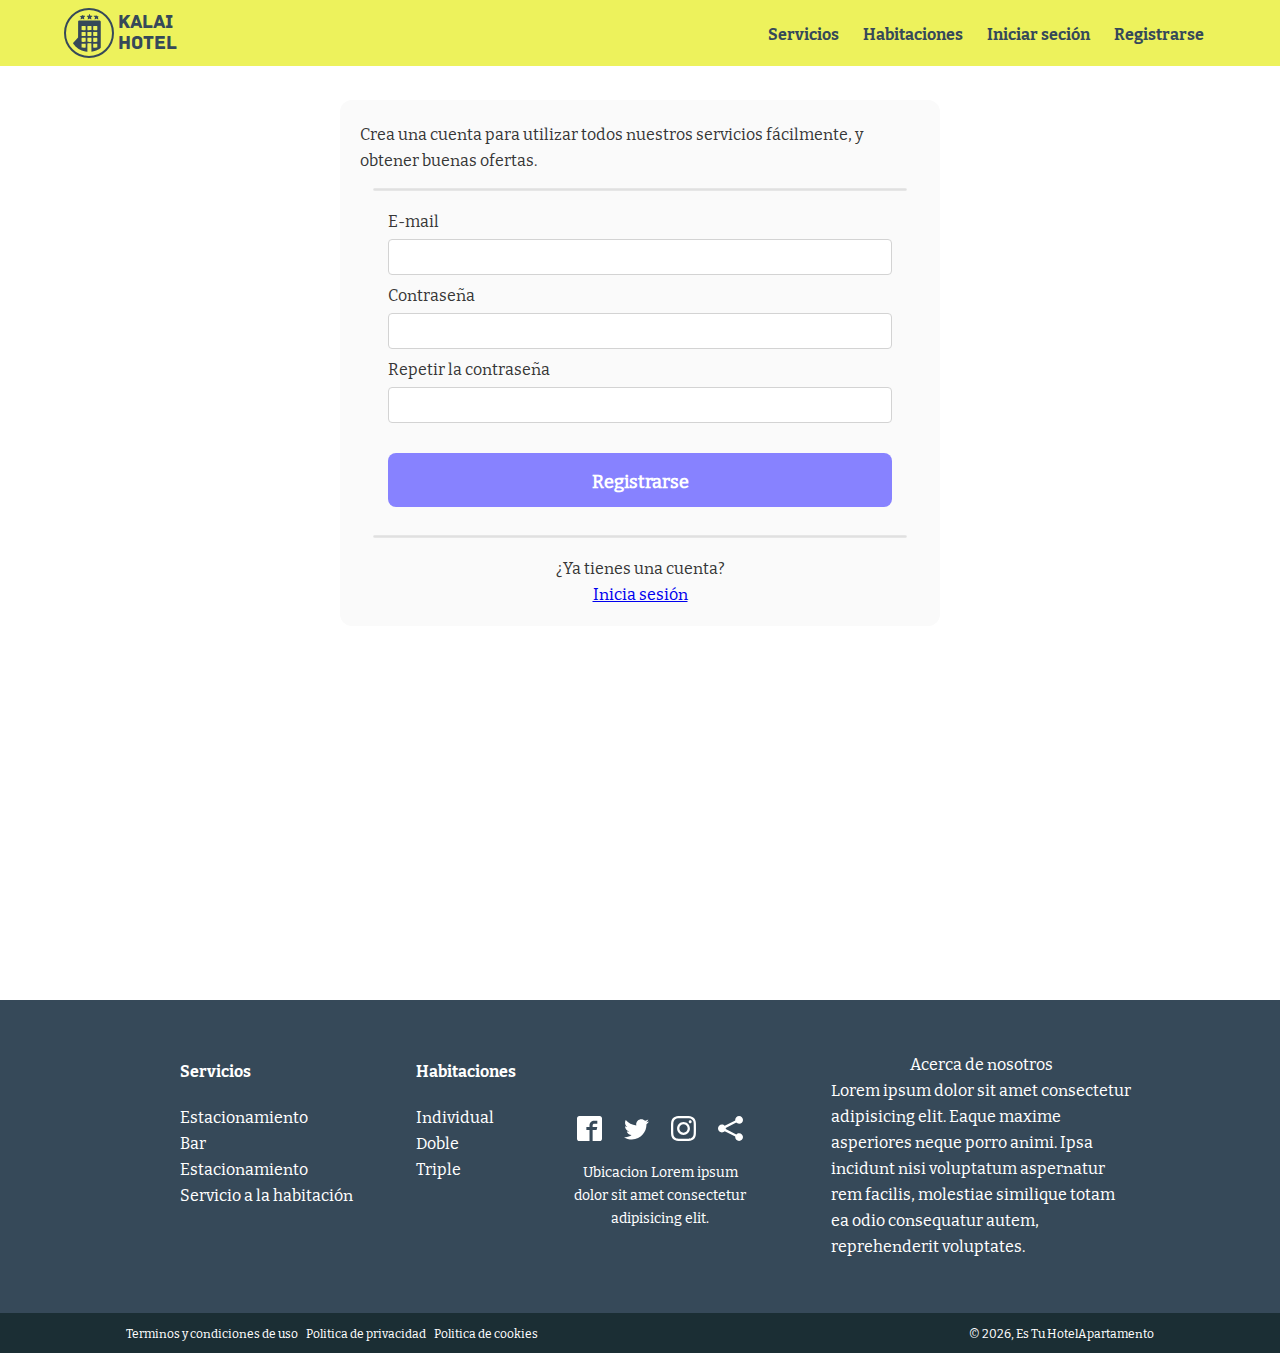
<file: sign-in/index.html>
<!DOCTYPE html><html lang="en"><head><meta charSet="utf-8"/><meta http-equiv="x-ua-compatible" content="ie=edge"/><meta name="viewport" content="width=device-width, initial-scale=1, shrink-to-fit=no"/><style data-href="/styles.86cfaf8e02e9bec4b275.css">.PresetDateRangePicker_panel{padding:0 22px 11px}.PresetDateRangePicker_button{position:relative;height:100%;text-align:center;background:0 0;border:2px solid #00a699;color:#00a699;padding:4px 12px;margin-right:8px;font:inherit;font-weight:700;line-height:normal;overflow:visible;box-sizing:border-box;cursor:pointer}.PresetDateRangePicker_button:active{outline:0}.PresetDateRangePicker_button__selected{color:#fff;background:#00a699}.SingleDatePickerInput{display:inline-block;background-color:#fff}.SingleDatePickerInput__withBorder{border-radius:2px;border:1px solid #dbdbdb}.SingleDatePickerInput__rtl{direction:rtl}.SingleDatePickerInput__disabled{background-color:#f2f2f2}.SingleDatePickerInput__block{display:block}.SingleDatePickerInput__showClearDate{padding-right:30px}.SingleDatePickerInput_clearDate{background:0 0;border:0;color:inherit;font:inherit;line-height:normal;overflow:visible;cursor:pointer;padding:10px;margin:0 10px 0 5px;position:absolute;right:0;top:50%;-webkit-transform:translateY(-50%);transform:translateY(-50%)}.SingleDatePickerInput_clearDate__default:focus,.SingleDatePickerInput_clearDate__default:hover{background:#dbdbdb;border-radius:50%}.SingleDatePickerInput_clearDate__small{padding:6px}.SingleDatePickerInput_clearDate__hide{visibility:hidden}.SingleDatePickerInput_clearDate_svg{fill:#82888a;height:12px;width:15px;vertical-align:middle}.SingleDatePickerInput_clearDate_svg__small{height:9px}.SingleDatePickerInput_calendarIcon{background:0 0;border:0;color:inherit;font:inherit;line-height:normal;overflow:visible;cursor:pointer;display:inline-block;vertical-align:middle;padding:10px;margin:0 5px 0 10px}.SingleDatePickerInput_calendarIcon_svg{fill:#82888a;height:15px;width:14px;vertical-align:middle}.SingleDatePicker{position:relative;display:inline-block}.SingleDatePicker__block{display:block}.SingleDatePicker_picker{z-index:1;background-color:#fff;position:absolute}.SingleDatePicker_picker__rtl{direction:rtl}.SingleDatePicker_picker__directionLeft{left:0}.SingleDatePicker_picker__directionRight{right:0}.SingleDatePicker_picker__portal{background-color:rgba(0,0,0,.3);position:fixed;top:0;left:0;height:100%;width:100%}.SingleDatePicker_picker__fullScreenPortal{background-color:#fff}.SingleDatePicker_closeButton{background:0 0;border:0;color:inherit;font:inherit;line-height:normal;overflow:visible;cursor:pointer;position:absolute;top:0;right:0;padding:15px;z-index:2}.SingleDatePicker_closeButton:focus,.SingleDatePicker_closeButton:hover{color:darken(#cacccd,10%);text-decoration:none}.SingleDatePicker_closeButton_svg{height:15px;width:15px;fill:#cacccd}.DayPickerKeyboardShortcuts_buttonReset{background:0 0;border:0;border-radius:0;color:inherit;font:inherit;line-height:normal;overflow:visible;padding:0;cursor:pointer;font-size:14px}.DayPickerKeyboardShortcuts_buttonReset:active{outline:0}.DayPickerKeyboardShortcuts_show{width:33px;height:26px;position:absolute;z-index:2}.DayPickerKeyboardShortcuts_show:before{content:"";display:block;position:absolute}.DayPickerKeyboardShortcuts_show__bottomRight{bottom:0;right:0}.DayPickerKeyboardShortcuts_show__bottomRight:before{border-top:26px solid transparent;border-right:33px solid #00a699;bottom:0;right:0}.DayPickerKeyboardShortcuts_show__bottomRight:hover:before{border-right:33px solid #008489}.DayPickerKeyboardShortcuts_show__topRight{top:0;right:0}.DayPickerKeyboardShortcuts_show__topRight:before{border-bottom:26px solid transparent;border-right:33px solid #00a699;top:0;right:0}.DayPickerKeyboardShortcuts_show__topRight:hover:before{border-right:33px solid #008489}.DayPickerKeyboardShortcuts_show__topLeft{top:0;left:0}.DayPickerKeyboardShortcuts_show__topLeft:before{border-bottom:26px solid transparent;border-left:33px solid #00a699;top:0;left:0}.DayPickerKeyboardShortcuts_show__topLeft:hover:before{border-left:33px solid #008489}.DayPickerKeyboardShortcuts_showSpan{color:#fff;position:absolute}.DayPickerKeyboardShortcuts_showSpan__bottomRight{bottom:0;right:5px}.DayPickerKeyboardShortcuts_showSpan__topRight{top:1px;right:5px}.DayPickerKeyboardShortcuts_showSpan__topLeft{top:1px;left:5px}.DayPickerKeyboardShortcuts_panel{overflow:auto;background:#fff;border:1px solid #dbdbdb;border-radius:2px;position:absolute;top:0;bottom:0;right:0;left:0;z-index:2;padding:22px;margin:33px;text-align:left}.DayPickerKeyboardShortcuts_title{font-size:16px;font-weight:700;margin:0}.DayPickerKeyboardShortcuts_list{list-style:none;padding:0;font-size:14px}.DayPickerKeyboardShortcuts_close{position:absolute;right:22px;top:22px;z-index:2}.DayPickerKeyboardShortcuts_close:active{outline:0}.DayPickerKeyboardShortcuts_closeSvg{height:15px;width:15px;fill:#cacccd}.DayPickerKeyboardShortcuts_closeSvg:focus,.DayPickerKeyboardShortcuts_closeSvg:hover{fill:#82888a}.CalendarDay{box-sizing:border-box;cursor:pointer;font-size:14px;text-align:center}.CalendarDay:active{outline:0}.CalendarDay__defaultCursor{cursor:default}.CalendarDay__default{border:1px solid #e4e7e7;color:#484848;background:#fff}.CalendarDay__default:hover{background:#e4e7e7;border:1px solid #e4e7e7;color:inherit}.CalendarDay__hovered_offset{background:#f4f5f5;border:1px double #e4e7e7;color:inherit}.CalendarDay__outside{border:0;background:#fff;color:#484848}.CalendarDay__outside:hover{border:0}.CalendarDay__blocked_minimum_nights{background:#fff;border:1px solid #eceeee;color:#cacccd}.CalendarDay__blocked_minimum_nights:active,.CalendarDay__blocked_minimum_nights:hover{background:#fff;color:#cacccd}.CalendarDay__highlighted_calendar{background:#ffe8bc;color:#484848}.CalendarDay__highlighted_calendar:active,.CalendarDay__highlighted_calendar:hover{background:#ffce71;color:#484848}.CalendarDay__selected_span{background:#66e2da;border:1px double #33dacd;color:#fff}.CalendarDay__selected_span:active,.CalendarDay__selected_span:hover{background:#33dacd;border:1px double #33dacd;color:#fff}.CalendarDay__selected,.CalendarDay__selected:active,.CalendarDay__selected:hover{background:#00a699;border:1px double #00a699;color:#fff}.CalendarDay__hovered_span,.CalendarDay__hovered_span:hover{background:#b2f1ec;border:1px double #80e8e0;color:#007a87}.CalendarDay__hovered_span:active{background:#80e8e0;border:1px double #80e8e0;color:#007a87}.CalendarDay__blocked_calendar,.CalendarDay__blocked_calendar:active,.CalendarDay__blocked_calendar:hover{background:#cacccd;border:1px solid #cacccd;color:#82888a}.CalendarDay__blocked_out_of_range,.CalendarDay__blocked_out_of_range:active,.CalendarDay__blocked_out_of_range:hover{background:#fff;border:1px solid #e4e7e7;color:#cacccd}.CalendarDay__hovered_start_first_possible_end{background:#eceeee;border:1px double #eceeee}.CalendarDay__hovered_start_blocked_min_nights{background:#eceeee;border:1px double #e4e7e7}.CalendarMonth{background:#fff;text-align:center;vertical-align:top;-webkit-user-select:none;-ms-user-select:none;user-select:none}.CalendarMonth_table{border-collapse:collapse;border-spacing:0}.CalendarMonth_verticalSpacing{border-collapse:separate}.CalendarMonth_caption{color:#484848;font-size:18px;text-align:center;padding-top:22px;padding-bottom:37px;caption-side:top}.CalendarMonth_caption__verticalScrollable{padding-top:12px;padding-bottom:7px}.CalendarMonthGrid{background:#fff;text-align:left;z-index:0}.CalendarMonthGrid__animating{z-index:1}.CalendarMonthGrid__horizontal{position:absolute;left:9px}.CalendarMonthGrid__vertical,.CalendarMonthGrid__vertical_scrollable{margin:0 auto}.CalendarMonthGrid_month__horizontal{display:inline-block;vertical-align:top;min-height:100%}.CalendarMonthGrid_month__hideForAnimation{position:absolute;z-index:-1;opacity:0;pointer-events:none}.CalendarMonthGrid_month__hidden{visibility:hidden}.DayPickerNavigation{position:relative;z-index:2}.DayPickerNavigation__horizontal{height:0}.DayPickerNavigation__verticalScrollable_prevNav{z-index:1}.DayPickerNavigation__verticalDefault{position:absolute;width:100%;height:52px;bottom:0;left:0}.DayPickerNavigation__verticalScrollableDefault{position:relative}.DayPickerNavigation__bottom{height:auto}.DayPickerNavigation__bottomDefault{-webkit-box-pack:justify;-ms-flex-pack:justify;display:flex;justify-content:space-between}.DayPickerNavigation_button{cursor:pointer;-webkit-user-select:none;-ms-user-select:none;user-select:none;border:0;padding:0;margin:0}.DayPickerNavigation_button__default{border:1px solid #e4e7e7;background-color:#fff;color:#757575}.DayPickerNavigation_button__default:focus,.DayPickerNavigation_button__default:hover{border:1px solid #c4c4c4}.DayPickerNavigation_button__default:active{background:#f2f2f2}.DayPickerNavigation_button__disabled{cursor:default;border:1px solid #f2f2f2}.DayPickerNavigation_button__disabled:focus,.DayPickerNavigation_button__disabled:hover{border:1px solid #f2f2f2}.DayPickerNavigation_button__disabled:active{background:0 0}.DayPickerNavigation_button__horizontalDefault{position:absolute;top:18px;line-height:.78;border-radius:3px;padding:6px 9px}.DayPickerNavigation_bottomButton__horizontalDefault{position:static;margin:-10px 22px 30px}.DayPickerNavigation_leftButton__horizontalDefault{left:22px}.DayPickerNavigation_rightButton__horizontalDefault{right:22px}.DayPickerNavigation_button__verticalDefault{padding:5px;background:#fff;box-shadow:0 0 5px 2px rgba(0,0,0,.1);position:relative;display:inline-block;text-align:center;height:100%;width:50%}.DayPickerNavigation_nextButton__verticalDefault{border-left:0}.DayPickerNavigation_nextButton__verticalScrollableDefault,.DayPickerNavigation_prevButton__verticalScrollableDefault{width:100%}.DayPickerNavigation_svg__horizontal{height:19px;width:19px;fill:#82888a;display:block}.DayPickerNavigation_svg__vertical{height:42px;width:42px;fill:#484848}.DayPickerNavigation_svg__disabled{fill:#f2f2f2}.DayPicker{position:relative;text-align:left}.DayPicker,.DayPicker__horizontal{background:#fff}.DayPicker__verticalScrollable{height:100%}.DayPicker__hidden{visibility:hidden}.DayPicker__withBorder{box-shadow:0 2px 6px rgba(0,0,0,.05),0 0 0 1px rgba(0,0,0,.07);border-radius:3px}.DayPicker_portal__horizontal{box-shadow:none;position:absolute;left:50%;top:50%}.DayPicker_portal__vertical{position:static}.DayPicker_focusRegion{outline:0}.DayPicker_calendarInfo__horizontal,.DayPicker_wrapper__horizontal{display:inline-block;vertical-align:top}.DayPicker_weekHeaders{position:relative}.DayPicker_weekHeaders__horizontal{margin-left:9px}.DayPicker_weekHeader{color:#757575;position:absolute;top:62px;z-index:2;text-align:left}.DayPicker_weekHeader__vertical{left:50%}.DayPicker_weekHeader__verticalScrollable{top:0;display:table-row;border-bottom:1px solid #dbdbdb;background:#fff;margin-left:0;left:0;width:100%;text-align:center}.DayPicker_weekHeader_ul{list-style:none;margin:1px 0;padding-left:0;padding-right:0;font-size:14px}.DayPicker_weekHeader_li{display:inline-block;text-align:center}.DayPicker_transitionContainer{position:relative;overflow:hidden;border-radius:3px}.DayPicker_transitionContainer__horizontal{-webkit-transition:height .2s ease-in-out;transition:height .2s ease-in-out}.DayPicker_transitionContainer__vertical{width:100%}.DayPicker_transitionContainer__verticalScrollable{padding-top:20px;height:100%;position:absolute;top:0;bottom:0;right:0;left:0;overflow-y:scroll}.DateInput{margin:0;padding:0;background:#fff;position:relative;display:inline-block;width:130px;vertical-align:middle}.DateInput__small{width:97px}.DateInput__block{width:100%}.DateInput__disabled{background:#f2f2f2;color:#dbdbdb}.DateInput_input{font-weight:200;font-size:19px;line-height:24px;color:#484848;background-color:#fff;width:100%;padding:11px 11px 9px;border:0;border-bottom:2px solid transparent;border-radius:0}.DateInput_input__small{font-size:15px;line-height:18px;letter-spacing:.2px;padding:7px 7px 5px}.DateInput_input__regular{font-weight:auto}.DateInput_input__readOnly{-webkit-user-select:none;-ms-user-select:none;user-select:none}.DateInput_input__focused{outline:0;background:#fff;border:0;border-bottom:2px solid #008489}.DateInput_input__disabled{background:#f2f2f2;font-style:italic}.DateInput_screenReaderMessage{border:0;clip:rect(0,0,0,0);height:1px;margin:-1px;overflow:hidden;padding:0;position:absolute;width:1px}.DateInput_fang{position:absolute;width:20px;height:10px;left:22px;z-index:2}.DateInput_fangShape{fill:#fff}.DateInput_fangStroke{stroke:#dbdbdb;fill:transparent}.DateRangePickerInput{background-color:#fff;display:inline-block}.DateRangePickerInput__disabled{background:#f2f2f2}.DateRangePickerInput__withBorder{border-radius:2px;border:1px solid #dbdbdb}.DateRangePickerInput__rtl{direction:rtl}.DateRangePickerInput__block{display:block}.DateRangePickerInput__showClearDates{padding-right:30px}.DateRangePickerInput_arrow{display:inline-block;vertical-align:middle;color:#484848}.DateRangePickerInput_arrow_svg{vertical-align:middle;fill:#484848;height:24px;width:24px}.DateRangePickerInput_clearDates{background:0 0;border:0;color:inherit;font:inherit;line-height:normal;overflow:visible;cursor:pointer;padding:10px;margin:0 10px 0 5px;position:absolute;right:0;top:50%;-webkit-transform:translateY(-50%);transform:translateY(-50%)}.DateRangePickerInput_clearDates__small{padding:6px}.DateRangePickerInput_clearDates_default:focus,.DateRangePickerInput_clearDates_default:hover{background:#dbdbdb;border-radius:50%}.DateRangePickerInput_clearDates__hide{visibility:hidden}.DateRangePickerInput_clearDates_svg{fill:#82888a;height:12px;width:15px;vertical-align:middle}.DateRangePickerInput_clearDates_svg__small{height:9px}.DateRangePickerInput_calendarIcon{background:0 0;border:0;color:inherit;font:inherit;line-height:normal;overflow:visible;cursor:pointer;display:inline-block;vertical-align:middle;padding:10px;margin:0 5px 0 10px}.DateRangePickerInput_calendarIcon_svg{fill:#82888a;height:15px;width:14px;vertical-align:middle}.DateRangePicker{position:relative;display:inline-block}.DateRangePicker__block{display:block}.DateRangePicker_picker{z-index:1;background-color:#fff;position:absolute}.DateRangePicker_picker__rtl{direction:rtl}.DateRangePicker_picker__directionLeft{left:0}.DateRangePicker_picker__directionRight{right:0}.DateRangePicker_picker__portal{background-color:rgba(0,0,0,.3);position:fixed;top:0;left:0;height:100%;width:100%}.DateRangePicker_picker__fullScreenPortal{background-color:#fff}.DateRangePicker_closeButton{background:0 0;border:0;color:inherit;font:inherit;line-height:normal;overflow:visible;cursor:pointer;position:absolute;top:0;right:0;padding:15px;z-index:2}.DateRangePicker_closeButton:focus,.DateRangePicker_closeButton:hover{color:darken(#cacccd,10%);text-decoration:none}.DateRangePicker_closeButton_svg{height:15px;width:15px;fill:#cacccd}@font-face{font-family:Archive;src:url(/static/Archive-Regular-a51a0e278c95c61a3a4bf2a46e7407a4.otf)}@font-face{font-family:BitterPro_R;src:url(/static/BitterPro-Regular-22a6b8e171f8ca55cadbd527ab5fe279.ttf)}@font-face{font-family:BitterPro_B;src:url(/static/BitterPro-Bold-f445240175b9697b9bec7ee8adcfc7b8.ttf)}*{box-sizing:border-box}html{-ms-text-size-adjust:100%;-webkit-text-size-adjust:100%;font-family:BitterPro_R,sans-serif,Arial}body{margin:0;height:100%;overflow-y:hidden;-webkit-font-smoothing:antialiased;-moz-osx-font-smoothing:grayscale}article,aside,details,figcaption,figure,footer,header,main,menu,nav,section,summary{display:block}audio,canvas,progress,video{display:inline-block}audio:not([controls]){display:none;height:0}progress{vertical-align:baseline}[hidden],template{display:none}a{background-color:transparent;-webkit-text-decoration-skip:objects}a:active,a:hover{outline-width:0}abbr[title]{border-bottom:none;text-decoration:underline;-webkit-text-decoration:underline dotted;text-decoration:underline dotted}b,strong{font-weight:inherit;font-weight:bolder}dfn{font-style:italic}h1{font-size:2em;margin:.67em 0}mark{background-color:#ff0;color:#000}small{font-size:80%}sub,sup{font-size:75%;line-height:0;position:relative;vertical-align:baseline}sub{bottom:-.25em}sup{top:-.5em}img{border-style:none}svg:not(:root){overflow:hidden}code,kbd,pre,samp{font-family:monospace,monospace;font-size:1em}figure{margin:1em 40px}hr{box-sizing:content-box;height:0;overflow:visible}button,input,optgroup,select,textarea{font:inherit;margin:0}optgroup{font-weight:700}button,input{overflow:visible}button,select{text-transform:none}[type=reset],[type=submit],button,html [type=button]{-webkit-appearance:button}[type=button]::-moz-focus-inner,[type=reset]::-moz-focus-inner,[type=submit]::-moz-focus-inner,button::-moz-focus-inner{border-style:none;padding:0}[type=button]:-moz-focusring,[type=reset]:-moz-focusring,[type=submit]:-moz-focusring,button:-moz-focusring{outline:1px dotted ButtonText}fieldset{border:1px solid silver;margin:0 2px;padding:.35em .625em .75em}legend{box-sizing:border-box;color:inherit;display:table;max-width:100%;padding:0;white-space:normal}textarea{overflow:auto}[type=checkbox],[type=radio]{box-sizing:border-box;padding:0}[type=number]::-webkit-inner-spin-button,[type=number]::-webkit-outer-spin-button{height:auto}[type=search]{-webkit-appearance:textfield;outline-offset:-2px}[type=search]::-webkit-search-cancel-button,[type=search]::-webkit-search-decoration{-webkit-appearance:none}::-webkit-input-placeholder{color:inherit;opacity:.54}::-webkit-file-upload-button{-webkit-appearance:button;font:inherit}html{font:112.5%/1.45em;box-sizing:border-box;overflow-y:scroll}*,:after,:before{box-sizing:inherit}body{color:rgba(0,0,0,.8);font-weight:400;word-wrap:break-word;-webkit-font-kerning:normal;font-kerning:normal;-ms-font-feature-settings:"kern","liga","clig","calt";font-feature-settings:"kern","liga","clig","calt"}img{max-width:100%;margin-left:0;margin-right:0;margin-top:0;padding:0}h1{font-size:2.25rem}h1,h2{padding:0;margin:0 0 1.45rem;color:inherit;font-family:BitterPro_B,-apple-system,BlinkMacSystemFont,Segoe UI,Roboto,Oxygen,Ubuntu,Cantarell,Fira Sans,Droid Sans,Helvetica Neue,sans-serif;font-weight:700;text-rendering:optimizeLegibility;line-height:1.1}h2{font-size:1.62671rem}h3{font-size:1.38316rem}h3,h4{padding:0;margin:0 0 1.45rem;color:inherit;font-family:BitterPro_B,-apple-system,BlinkMacSystemFont,Segoe UI,Roboto,Oxygen,Ubuntu,Cantarell,Fira Sans,Droid Sans,Helvetica Neue,sans-serif;font-weight:700;text-rendering:optimizeLegibility;line-height:1.1}h4{font-size:1rem}h5{font-size:.85028rem}h5,h6{padding:0;margin:0 0 1.45rem;color:inherit;font-family:BitterPro_B,-apple-system,BlinkMacSystemFont,Segoe UI,Roboto,Oxygen,Ubuntu,Cantarell,Fira Sans,Droid Sans,Helvetica Neue,sans-serif;font-weight:700;text-rendering:optimizeLegibility;line-height:1.1}h6{font-size:.78405rem}hgroup{padding:0;margin:0 0 1.45rem}ol,ul{padding:0;margin:0 0 1.45rem 1.45rem;list-style-position:outside;list-style-image:none}dd,dl,figure,p{padding:0;margin:0 0 1.45rem}pre{font-size:.85rem;line-height:1.42;background:rgba(0,0,0,.04);border-radius:3px;overflow:auto;word-wrap:normal;padding:1.45rem}fieldset,pre{margin:0 0 1.45rem}fieldset{padding:0}blockquote{padding:0;margin:0 1.45rem 1.45rem}form,iframe,noscript{padding:0;margin:0 0 1.45rem}hr{padding:0;margin:0 0 calc(1.45rem - 1px);background:rgba(0,0,0,.2);border:none;height:1px}address{padding:0;margin:0 0 1.45rem}b,dt,strong{font-weight:700}li{margin-bottom:.725rem}ol li,ul li{padding-left:0}li>ol,li>ul{margin-left:1.45rem;margin-bottom:.725rem;margin-top:.725rem}blockquote :last-child,li :last-child,p :last-child{margin-bottom:0}li>p{margin-bottom:.725rem}code,kbd,samp{font-size:.85rem;line-height:1.45rem}abbr,abbr[title],acronym{border-bottom:1px dotted rgba(0,0,0,.5);cursor:help}abbr[title]{text-decoration:none}code,tt{background-color:rgba(0,0,0,.04);border-radius:3px;font-family:SFMono-Regular,Consolas,Roboto Mono,Droid Sans Mono,Liberation Mono,Menlo,Courier,monospace;padding:.2em 0}pre code{background:none;line-height:1.42}code:after,code:before,tt:after,tt:before{letter-spacing:-.2em;content:" "}pre code:after,pre code:before,pre tt:after,pre tt:before{content:""}@media only screen and (max-width:480px){html{font-size:100%}}.Toastify__toast-container{z-index:9999;-webkit-transform:translateZ(9999px);position:fixed;padding:4px;width:320px;box-sizing:border-box;color:#fff}.Toastify__toast-container--top-left{top:1em;left:1em}.Toastify__toast-container--top-center{top:1em;left:50%;margin-left:-160px}.Toastify__toast-container--top-right{top:1em;right:1em}.Toastify__toast-container--bottom-left{bottom:1em;left:1em}.Toastify__toast-container--bottom-center{bottom:1em;left:50%;margin-left:-160px}.Toastify__toast-container--bottom-right{bottom:1em;right:1em}@media only screen and (max-width:480px){.Toastify__toast-container{width:100vw;padding:0;left:0;margin:0}.Toastify__toast-container--top-center,.Toastify__toast-container--top-left,.Toastify__toast-container--top-right{top:0}.Toastify__toast-container--bottom-center,.Toastify__toast-container--bottom-left,.Toastify__toast-container--bottom-right{bottom:0}.Toastify__toast-container--rtl{right:0;left:auto}}.Toastify__toast{position:relative;min-height:64px;box-sizing:border-box;margin-bottom:1rem;padding:8px;border-radius:1px;box-shadow:0 1px 10px 0 rgba(0,0,0,.1),0 2px 15px 0 rgba(0,0,0,.05);display:flex;justify-content:space-between;max-height:800px;overflow:hidden;font-family:sans-serif;cursor:pointer;direction:ltr}.Toastify__toast--rtl{direction:rtl}.Toastify__toast--default{background:#fff;color:#aaa}.Toastify__toast--info{background:#3498db}.Toastify__toast--success{background:#07bc0c}.Toastify__toast--warning{background:#f1c40f}.Toastify__toast--error{background:#e74c3c}.Toastify__toast-body{margin:auto 0;flex:1 1}@media only screen and (max-width:480px){.Toastify__toast{margin-bottom:0}}.Toastify__close-button{color:#fff;font-weight:700;font-size:14px;background:transparent;outline:none;border:none;padding:0;cursor:pointer;opacity:.7;-webkit-transition:.3s ease;transition:.3s ease;align-self:flex-start}.Toastify__close-button--default{color:#000;opacity:.3}.Toastify__close-button:focus,.Toastify__close-button:hover{opacity:1}@-webkit-keyframes Toastify__trackProgress{0%{-webkit-transform:scaleX(1);transform:scaleX(1)}to{-webkit-transform:scaleX(0);transform:scaleX(0)}}@keyframes Toastify__trackProgress{0%{-webkit-transform:scaleX(1);transform:scaleX(1)}to{-webkit-transform:scaleX(0);transform:scaleX(0)}}.Toastify__progress-bar{position:absolute;bottom:0;left:0;width:100%;height:5px;z-index:9999;opacity:.7;background-color:hsla(0,0%,100%,.7);-webkit-transform-origin:left;transform-origin:left}.Toastify__progress-bar--animated{-webkit-animation:Toastify__trackProgress linear 1 forwards;animation:Toastify__trackProgress linear 1 forwards}.Toastify__progress-bar--controlled{-webkit-transition:-webkit-transform .2s;transition:-webkit-transform .2s;transition:transform .2s;transition:transform .2s,-webkit-transform .2s}.Toastify__progress-bar--rtl{right:0;left:auto;-webkit-transform-origin:right;transform-origin:right}.Toastify__progress-bar--default{background:-webkit-gradient(linear,left top,right top,from(#4cd964),color-stop(#5ac8fa),color-stop(#007aff),color-stop(#34aadc),color-stop(#5856d6),to(#ff2d55));background:linear-gradient(90deg,#4cd964,#5ac8fa,#007aff,#34aadc,#5856d6,#ff2d55)}@-webkit-keyframes Toastify__bounceInRight{0%,60%,75%,90%,to{-webkit-animation-timing-function:cubic-bezier(.215,.61,.355,1);animation-timing-function:cubic-bezier(.215,.61,.355,1)}0%{opacity:0;-webkit-transform:translate3d(3000px,0,0);transform:translate3d(3000px,0,0)}60%{opacity:1;-webkit-transform:translate3d(-25px,0,0);transform:translate3d(-25px,0,0)}75%{-webkit-transform:translate3d(10px,0,0);transform:translate3d(10px,0,0)}90%{-webkit-transform:translate3d(-5px,0,0);transform:translate3d(-5px,0,0)}to{-webkit-transform:none;transform:none}}@keyframes Toastify__bounceInRight{0%,60%,75%,90%,to{-webkit-animation-timing-function:cubic-bezier(.215,.61,.355,1);animation-timing-function:cubic-bezier(.215,.61,.355,1)}0%{opacity:0;-webkit-transform:translate3d(3000px,0,0);transform:translate3d(3000px,0,0)}60%{opacity:1;-webkit-transform:translate3d(-25px,0,0);transform:translate3d(-25px,0,0)}75%{-webkit-transform:translate3d(10px,0,0);transform:translate3d(10px,0,0)}90%{-webkit-transform:translate3d(-5px,0,0);transform:translate3d(-5px,0,0)}to{-webkit-transform:none;transform:none}}@-webkit-keyframes Toastify__bounceOutRight{20%{opacity:1;-webkit-transform:translate3d(-20px,0,0);transform:translate3d(-20px,0,0)}to{opacity:0;-webkit-transform:translate3d(2000px,0,0);transform:translate3d(2000px,0,0)}}@keyframes Toastify__bounceOutRight{20%{opacity:1;-webkit-transform:translate3d(-20px,0,0);transform:translate3d(-20px,0,0)}to{opacity:0;-webkit-transform:translate3d(2000px,0,0);transform:translate3d(2000px,0,0)}}@-webkit-keyframes Toastify__bounceInLeft{0%,60%,75%,90%,to{-webkit-animation-timing-function:cubic-bezier(.215,.61,.355,1);animation-timing-function:cubic-bezier(.215,.61,.355,1)}0%{opacity:0;-webkit-transform:translate3d(-3000px,0,0);transform:translate3d(-3000px,0,0)}60%{opacity:1;-webkit-transform:translate3d(25px,0,0);transform:translate3d(25px,0,0)}75%{-webkit-transform:translate3d(-10px,0,0);transform:translate3d(-10px,0,0)}90%{-webkit-transform:translate3d(5px,0,0);transform:translate3d(5px,0,0)}to{-webkit-transform:none;transform:none}}@keyframes Toastify__bounceInLeft{0%,60%,75%,90%,to{-webkit-animation-timing-function:cubic-bezier(.215,.61,.355,1);animation-timing-function:cubic-bezier(.215,.61,.355,1)}0%{opacity:0;-webkit-transform:translate3d(-3000px,0,0);transform:translate3d(-3000px,0,0)}60%{opacity:1;-webkit-transform:translate3d(25px,0,0);transform:translate3d(25px,0,0)}75%{-webkit-transform:translate3d(-10px,0,0);transform:translate3d(-10px,0,0)}90%{-webkit-transform:translate3d(5px,0,0);transform:translate3d(5px,0,0)}to{-webkit-transform:none;transform:none}}@-webkit-keyframes Toastify__bounceOutLeft{20%{opacity:1;-webkit-transform:translate3d(20px,0,0);transform:translate3d(20px,0,0)}to{opacity:0;-webkit-transform:translate3d(-2000px,0,0);transform:translate3d(-2000px,0,0)}}@keyframes Toastify__bounceOutLeft{20%{opacity:1;-webkit-transform:translate3d(20px,0,0);transform:translate3d(20px,0,0)}to{opacity:0;-webkit-transform:translate3d(-2000px,0,0);transform:translate3d(-2000px,0,0)}}@-webkit-keyframes Toastify__bounceInUp{0%,60%,75%,90%,to{-webkit-animation-timing-function:cubic-bezier(.215,.61,.355,1);animation-timing-function:cubic-bezier(.215,.61,.355,1)}0%{opacity:0;-webkit-transform:translate3d(0,3000px,0);transform:translate3d(0,3000px,0)}60%{opacity:1;-webkit-transform:translate3d(0,-20px,0);transform:translate3d(0,-20px,0)}75%{-webkit-transform:translate3d(0,10px,0);transform:translate3d(0,10px,0)}90%{-webkit-transform:translate3d(0,-5px,0);transform:translate3d(0,-5px,0)}to{-webkit-transform:translateZ(0);transform:translateZ(0)}}@keyframes Toastify__bounceInUp{0%,60%,75%,90%,to{-webkit-animation-timing-function:cubic-bezier(.215,.61,.355,1);animation-timing-function:cubic-bezier(.215,.61,.355,1)}0%{opacity:0;-webkit-transform:translate3d(0,3000px,0);transform:translate3d(0,3000px,0)}60%{opacity:1;-webkit-transform:translate3d(0,-20px,0);transform:translate3d(0,-20px,0)}75%{-webkit-transform:translate3d(0,10px,0);transform:translate3d(0,10px,0)}90%{-webkit-transform:translate3d(0,-5px,0);transform:translate3d(0,-5px,0)}to{-webkit-transform:translateZ(0);transform:translateZ(0)}}@-webkit-keyframes Toastify__bounceOutUp{20%{-webkit-transform:translate3d(0,-10px,0);transform:translate3d(0,-10px,0)}40%,45%{opacity:1;-webkit-transform:translate3d(0,20px,0);transform:translate3d(0,20px,0)}to{opacity:0;-webkit-transform:translate3d(0,-2000px,0);transform:translate3d(0,-2000px,0)}}@keyframes Toastify__bounceOutUp{20%{-webkit-transform:translate3d(0,-10px,0);transform:translate3d(0,-10px,0)}40%,45%{opacity:1;-webkit-transform:translate3d(0,20px,0);transform:translate3d(0,20px,0)}to{opacity:0;-webkit-transform:translate3d(0,-2000px,0);transform:translate3d(0,-2000px,0)}}@-webkit-keyframes Toastify__bounceInDown{0%,60%,75%,90%,to{-webkit-animation-timing-function:cubic-bezier(.215,.61,.355,1);animation-timing-function:cubic-bezier(.215,.61,.355,1)}0%{opacity:0;-webkit-transform:translate3d(0,-3000px,0);transform:translate3d(0,-3000px,0)}60%{opacity:1;-webkit-transform:translate3d(0,25px,0);transform:translate3d(0,25px,0)}75%{-webkit-transform:translate3d(0,-10px,0);transform:translate3d(0,-10px,0)}90%{-webkit-transform:translate3d(0,5px,0);transform:translate3d(0,5px,0)}to{-webkit-transform:none;transform:none}}@keyframes Toastify__bounceInDown{0%,60%,75%,90%,to{-webkit-animation-timing-function:cubic-bezier(.215,.61,.355,1);animation-timing-function:cubic-bezier(.215,.61,.355,1)}0%{opacity:0;-webkit-transform:translate3d(0,-3000px,0);transform:translate3d(0,-3000px,0)}60%{opacity:1;-webkit-transform:translate3d(0,25px,0);transform:translate3d(0,25px,0)}75%{-webkit-transform:translate3d(0,-10px,0);transform:translate3d(0,-10px,0)}90%{-webkit-transform:translate3d(0,5px,0);transform:translate3d(0,5px,0)}to{-webkit-transform:none;transform:none}}@-webkit-keyframes Toastify__bounceOutDown{20%{-webkit-transform:translate3d(0,10px,0);transform:translate3d(0,10px,0)}40%,45%{opacity:1;-webkit-transform:translate3d(0,-20px,0);transform:translate3d(0,-20px,0)}to{opacity:0;-webkit-transform:translate3d(0,2000px,0);transform:translate3d(0,2000px,0)}}@keyframes Toastify__bounceOutDown{20%{-webkit-transform:translate3d(0,10px,0);transform:translate3d(0,10px,0)}40%,45%{opacity:1;-webkit-transform:translate3d(0,-20px,0);transform:translate3d(0,-20px,0)}to{opacity:0;-webkit-transform:translate3d(0,2000px,0);transform:translate3d(0,2000px,0)}}.Toastify__bounce-enter--bottom-left,.Toastify__bounce-enter--top-left{-webkit-animation-name:Toastify__bounceInLeft;animation-name:Toastify__bounceInLeft}.Toastify__bounce-enter--bottom-right,.Toastify__bounce-enter--top-right{-webkit-animation-name:Toastify__bounceInRight;animation-name:Toastify__bounceInRight}.Toastify__bounce-enter--top-center{-webkit-animation-name:Toastify__bounceInDown;animation-name:Toastify__bounceInDown}.Toastify__bounce-enter--bottom-center{-webkit-animation-name:Toastify__bounceInUp;animation-name:Toastify__bounceInUp}.Toastify__bounce-exit--bottom-left,.Toastify__bounce-exit--top-left{-webkit-animation-name:Toastify__bounceOutLeft;animation-name:Toastify__bounceOutLeft}.Toastify__bounce-exit--bottom-right,.Toastify__bounce-exit--top-right{-webkit-animation-name:Toastify__bounceOutRight;animation-name:Toastify__bounceOutRight}.Toastify__bounce-exit--top-center{-webkit-animation-name:Toastify__bounceOutUp;animation-name:Toastify__bounceOutUp}.Toastify__bounce-exit--bottom-center{-webkit-animation-name:Toastify__bounceOutDown;animation-name:Toastify__bounceOutDown}@-webkit-keyframes Toastify__zoomIn{0%{opacity:0;-webkit-transform:scale3d(.3,.3,.3);transform:scale3d(.3,.3,.3)}50%{opacity:1}}@keyframes Toastify__zoomIn{0%{opacity:0;-webkit-transform:scale3d(.3,.3,.3);transform:scale3d(.3,.3,.3)}50%{opacity:1}}@-webkit-keyframes Toastify__zoomOut{0%{opacity:1}50%{opacity:0;-webkit-transform:scale3d(.3,.3,.3);transform:scale3d(.3,.3,.3)}to{opacity:0}}@keyframes Toastify__zoomOut{0%{opacity:1}50%{opacity:0;-webkit-transform:scale3d(.3,.3,.3);transform:scale3d(.3,.3,.3)}to{opacity:0}}.Toastify__zoom-enter{-webkit-animation-name:Toastify__zoomIn;animation-name:Toastify__zoomIn}.Toastify__zoom-exit{-webkit-animation-name:Toastify__zoomOut;animation-name:Toastify__zoomOut}@-webkit-keyframes Toastify__flipIn{0%{-webkit-transform:perspective(400px) rotateX(90deg);transform:perspective(400px) rotateX(90deg);-webkit-animation-timing-function:ease-in;animation-timing-function:ease-in;opacity:0}40%{-webkit-transform:perspective(400px) rotateX(-20deg);transform:perspective(400px) rotateX(-20deg);-webkit-animation-timing-function:ease-in;animation-timing-function:ease-in}60%{-webkit-transform:perspective(400px) rotateX(10deg);transform:perspective(400px) rotateX(10deg);opacity:1}80%{-webkit-transform:perspective(400px) rotateX(-5deg);transform:perspective(400px) rotateX(-5deg)}to{-webkit-transform:perspective(400px);transform:perspective(400px)}}@keyframes Toastify__flipIn{0%{-webkit-transform:perspective(400px) rotateX(90deg);transform:perspective(400px) rotateX(90deg);-webkit-animation-timing-function:ease-in;animation-timing-function:ease-in;opacity:0}40%{-webkit-transform:perspective(400px) rotateX(-20deg);transform:perspective(400px) rotateX(-20deg);-webkit-animation-timing-function:ease-in;animation-timing-function:ease-in}60%{-webkit-transform:perspective(400px) rotateX(10deg);transform:perspective(400px) rotateX(10deg);opacity:1}80%{-webkit-transform:perspective(400px) rotateX(-5deg);transform:perspective(400px) rotateX(-5deg)}to{-webkit-transform:perspective(400px);transform:perspective(400px)}}@-webkit-keyframes Toastify__flipOut{0%{-webkit-transform:perspective(400px);transform:perspective(400px)}30%{-webkit-transform:perspective(400px) rotateX(-20deg);transform:perspective(400px) rotateX(-20deg);opacity:1}to{-webkit-transform:perspective(400px) rotateX(90deg);transform:perspective(400px) rotateX(90deg);opacity:0}}@keyframes Toastify__flipOut{0%{-webkit-transform:perspective(400px);transform:perspective(400px)}30%{-webkit-transform:perspective(400px) rotateX(-20deg);transform:perspective(400px) rotateX(-20deg);opacity:1}to{-webkit-transform:perspective(400px) rotateX(90deg);transform:perspective(400px) rotateX(90deg);opacity:0}}.Toastify__flip-enter{-webkit-animation-name:Toastify__flipIn;animation-name:Toastify__flipIn}.Toastify__flip-exit{-webkit-animation-name:Toastify__flipOut;animation-name:Toastify__flipOut}@-webkit-keyframes Toastify__slideInRight{0%{-webkit-transform:translate3d(110%,0,0);transform:translate3d(110%,0,0);visibility:visible}to{-webkit-transform:translateZ(0);transform:translateZ(0)}}@keyframes Toastify__slideInRight{0%{-webkit-transform:translate3d(110%,0,0);transform:translate3d(110%,0,0);visibility:visible}to{-webkit-transform:translateZ(0);transform:translateZ(0)}}@-webkit-keyframes Toastify__slideInLeft{0%{-webkit-transform:translate3d(-110%,0,0);transform:translate3d(-110%,0,0);visibility:visible}to{-webkit-transform:translateZ(0);transform:translateZ(0)}}@keyframes Toastify__slideInLeft{0%{-webkit-transform:translate3d(-110%,0,0);transform:translate3d(-110%,0,0);visibility:visible}to{-webkit-transform:translateZ(0);transform:translateZ(0)}}@-webkit-keyframes Toastify__slideInUp{0%{-webkit-transform:translate3d(0,110%,0);transform:translate3d(0,110%,0);visibility:visible}to{-webkit-transform:translateZ(0);transform:translateZ(0)}}@keyframes Toastify__slideInUp{0%{-webkit-transform:translate3d(0,110%,0);transform:translate3d(0,110%,0);visibility:visible}to{-webkit-transform:translateZ(0);transform:translateZ(0)}}@-webkit-keyframes Toastify__slideInDown{0%{-webkit-transform:translate3d(0,-110%,0);transform:translate3d(0,-110%,0);visibility:visible}to{-webkit-transform:translateZ(0);transform:translateZ(0)}}@keyframes Toastify__slideInDown{0%{-webkit-transform:translate3d(0,-110%,0);transform:translate3d(0,-110%,0);visibility:visible}to{-webkit-transform:translateZ(0);transform:translateZ(0)}}@-webkit-keyframes Toastify__slideOutRight{0%{-webkit-transform:translateZ(0);transform:translateZ(0)}to{visibility:hidden;-webkit-transform:translate3d(110%,0,0);transform:translate3d(110%,0,0)}}@keyframes Toastify__slideOutRight{0%{-webkit-transform:translateZ(0);transform:translateZ(0)}to{visibility:hidden;-webkit-transform:translate3d(110%,0,0);transform:translate3d(110%,0,0)}}@-webkit-keyframes Toastify__slideOutLeft{0%{-webkit-transform:translateZ(0);transform:translateZ(0)}to{visibility:hidden;-webkit-transform:translate3d(-110%,0,0);transform:translate3d(-110%,0,0)}}@keyframes Toastify__slideOutLeft{0%{-webkit-transform:translateZ(0);transform:translateZ(0)}to{visibility:hidden;-webkit-transform:translate3d(-110%,0,0);transform:translate3d(-110%,0,0)}}@-webkit-keyframes Toastify__slideOutDown{0%{-webkit-transform:translateZ(0);transform:translateZ(0)}to{visibility:hidden;-webkit-transform:translate3d(0,500px,0);transform:translate3d(0,500px,0)}}@keyframes Toastify__slideOutDown{0%{-webkit-transform:translateZ(0);transform:translateZ(0)}to{visibility:hidden;-webkit-transform:translate3d(0,500px,0);transform:translate3d(0,500px,0)}}@-webkit-keyframes Toastify__slideOutUp{0%{-webkit-transform:translateZ(0);transform:translateZ(0)}to{visibility:hidden;-webkit-transform:translate3d(0,-500px,0);transform:translate3d(0,-500px,0)}}@keyframes Toastify__slideOutUp{0%{-webkit-transform:translateZ(0);transform:translateZ(0)}to{visibility:hidden;-webkit-transform:translate3d(0,-500px,0);transform:translate3d(0,-500px,0)}}.Toastify__slide-enter--bottom-left,.Toastify__slide-enter--top-left{-webkit-animation-name:Toastify__slideInLeft;animation-name:Toastify__slideInLeft}.Toastify__slide-enter--bottom-right,.Toastify__slide-enter--top-right{-webkit-animation-name:Toastify__slideInRight;animation-name:Toastify__slideInRight}.Toastify__slide-enter--top-center{-webkit-animation-name:Toastify__slideInDown;animation-name:Toastify__slideInDown}.Toastify__slide-enter--bottom-center{-webkit-animation-name:Toastify__slideInUp;animation-name:Toastify__slideInUp}.Toastify__slide-exit--bottom-left,.Toastify__slide-exit--top-left{-webkit-animation-name:Toastify__slideOutLeft;animation-name:Toastify__slideOutLeft}.Toastify__slide-exit--bottom-right,.Toastify__slide-exit--top-right{-webkit-animation-name:Toastify__slideOutRight;animation-name:Toastify__slideOutRight}.Toastify__slide-exit--top-center{-webkit-animation-name:Toastify__slideOutUp;animation-name:Toastify__slideOutUp}.Toastify__slide-exit--bottom-center{-webkit-animation-name:Toastify__slideOutDown;animation-name:Toastify__slideOutDown}.DateRangePickerInput{display:flex;justify-content:space-around;align-items:center;border:none;border-bottom:1px solid #dbdbdb}.DateInput{width:100%;text-align:center!important}.DateRangePicker{width:100%}@media (max-width:600px){.DateInput{width:100%;text-align:center!important;margin:4px 0}.DateInput input::-webkit-input-placeholder{text-align:center;font-size:14px}.DateInput input:-ms-input-placeholder{text-align:center;font-size:14px}.DateInput input::-ms-input-placeholder{text-align:center;font-size:14px}.DateInput input::placeholder{text-align:center;font-size:14px}.DateInput_fang{display:none}}</style><meta name="generator" content="Gatsby 2.18.4"/><style data-styled="jIEBfH ioYcc eQBLdW hqNITj cPcQWU dbtliB dYMiHs dPYxmC idrekG gdikJW frLQaR cjvdML krbBgP bSCtEc cuRFmC jIYNJg kiiCBg LAfkZ fpWsql hSFaAk fZGJVY cALedo eYyyZm ffDvyK eWGvuA gRiNOl diAlke gMnOZa jaJoOx fRqvUz kIfbey" data-styled-version="4.4.1">
/* sc-component-id: sc-4422fx-0 */
.ioYcc{background-color:rgba(237,242,92,1);-webkit-transition:300ms background-color;transition:300ms background-color;margin-bottom:20px;position:fixed;top:0px;right:0px;left:0px;z-index:10;}
/* sc-component-id: sc-4422fx-1 */
.eQBLdW{display:-webkit-box;display:-webkit-flex;display:-ms-flexbox;display:flex;-webkit-box-pack:justify;-webkit-justify-content:space-between;-ms-flex-pack:justify;justify-content:space-between;-webkit-align-items:center;-webkit-box-align:center;-ms-flex-align:center;align-items:center;max-width:90%;padding:8px 0px;margin:0 auto;}
/* sc-component-id: sc-4422fx-2 */
.bSCtEc{display:-webkit-box;display:-webkit-flex;display:-ms-flexbox;display:flex;-webkit-box-pack:justify;-webkit-justify-content:space-between;-ms-flex-pack:justify;justify-content:space-between;-webkit-align-items:center;-webkit-box-align:center;-ms-flex-align:center;align-items:center;font-family:"BitterPro_B";} .bSCtEc a{display:block;margin:0px 12px;-webkit-text-decoration:none;text-decoration:none;color:rgba(54,73,89,1);-webkit-transition:300ms;transition:300ms;padding:12px 0px;} .bSCtEc a:hover{opacity:0.6;} .bSCtEc .nav_perfil_container{position:relative;} .bSCtEc .nav_perfil_container .nav_perfil_hover_datos{position:absolute;top:100%;display:none;right:0px;color:rgba(54,73,89,1);} .bSCtEc .nav_perfil_container .nav_perfil_hover_datos > div{background-color:rgba(237,242,92,1);padding:16px 18px;width:200px;cursor:pointer;} .bSCtEc .nav_perfil_container .nav_perfil_hover_datos > div a{margin:0px;padding:0px;} .bSCtEc .nav_perfil_container .nav_perfil_hover_datos > div a:hover{opacity:1;} .bSCtEc .nav_perfil_container .nav_perfil_hover_datos > div:hover{background-color:#f2e05c;} .bSCtEc .nav_perfil_container .nav_perfil_hover_datos > div:first-child{background-color:white;text-align:center;border:5px solid #f2e05c;} .bSCtEc .nav_perfil_container .nav_perfil_hover_datos:hover{display:block;} .bSCtEc .nav_perfil_container .nav_perfil:hover + .nav_perfil_hover_datos{display:block;} @media (max-width:880px){.bSCtEc{font-size:14px;}} @media (max-width:820px){.bSCtEc{font-size:13px;}}
/* sc-component-id: sc-4422fx-3 */
.cPcQWU{width:50px;height:50px;border:2px solid rgba(54,73,89,1);padding:4px;border-radius:50%;fill:rgba(54,73,89,1);} .cPcQWU path{-webkit-transform:translateX(-2.7px);-ms-transform:translateX(-2.7px);transform:translateX(-2.7px);}
/* sc-component-id: sc-4422fx-4 */
.hqNITj{display:-webkit-box;display:-webkit-flex;display:-ms-flexbox;display:flex;-webkit-align-items:center;-webkit-box-align:center;-ms-flex-align:center;align-items:center;} .hqNITj a{-webkit-text-decoration:none;text-decoration:none;display:contents;color:white;}
/* sc-component-id: sc-4422fx-5 */
.dbtliB{display:inline-block;color:rgba(54,73,89,1);font-size:19px;-webkit-transition:300ms color;transition:300ms color;font-family:"Archive","BitterPro_B",sans-serif;line-height:1.1;margin:0px 4px;}
/* sc-component-id: sc-4422fx-6 */
.dYMiHs{display:none;width:34px;height:100%;cursor:pointer;}
/* sc-component-id: sc-4422fx-7 */
.idrekG{height:4px;margin-top:4px;width:100%;border-radius:4px;background-color:rgba(54,73,89,1);-webkit-animation:dPYxmC 0.7s cubic-bezier(0.08,1.41,0.66,0.97) forwards;animation:dPYxmC 0.7s cubic-bezier(0.08,1.41,0.66,0.97) forwards;}
/* sc-component-id: sc-4422fx-8 */
.frLQaR{height:4px;margin-top:4px;width:100%;border-radius:4px;background-color:rgba(54,73,89,1);-webkit-transition:300ms;transition:300ms;-webkit-animation:gdikJW 0.7s cubic-bezier(0.08,1.41,0.66,0.97) forwards;animation:gdikJW 0.7s cubic-bezier(0.08,1.41,0.66,0.97) forwards;}
/* sc-component-id: sc-4422fx-9 */
.krbBgP{height:4px;margin-top:4px;width:100%;border-radius:4px;background-color:rgba(54,73,89,1);-webkit-animation:cjvdML 0.7s cubic-bezier(0.08,1.41,0.66,0.97) forwards;animation:cjvdML 0.7s cubic-bezier(0.08,1.41,0.66,0.97) forwards;}
/* sc-component-id: sc-5aa6fk-0 */
.jIYNJg{display:-webkit-box;display:-webkit-flex;display:-ms-flexbox;display:flex;-webkit-flex-direction:column;-ms-flex-direction:column;flex-direction:column;-webkit-align-items:center;-webkit-box-align:center;-ms-flex-align:center;align-items:center;background-color:rgba(54,73,89,1);color:white;}
/* sc-component-id: sc-5aa6fk-1 */
.kiiCBg{display:-webkit-box;display:-webkit-flex;display:-ms-flexbox;display:flex;width:85%;margin:0 auto;-webkit-box-pack:space-around;-webkit-justify-content:space-around;-ms-flex-pack:space-around;justify-content:space-around;-webkit-flex-direction:row-reverse;-ms-flex-direction:row-reverse;flex-direction:row-reverse;-webkit-flex-wrap:wrap;-ms-flex-wrap:wrap;flex-wrap:wrap;padding:50px 24px 32px;} @media (max-width:600px){.kiiCBg{max-width:100%;padding:24px 4px;}}
/* sc-component-id: sc-5aa6fk-2 */
.LAfkZ{max-width:300px;display:-webkit-box;display:-webkit-flex;display:-ms-flexbox;display:flex;-webkit-align-items:center;-webkit-box-align:center;-ms-flex-align:center;align-items:center;-webkit-box-pack:space-around;-webkit-justify-content:space-around;-ms-flex-pack:space-around;justify-content:space-around;-webkit-flex-direction:column;-ms-flex-direction:column;flex-direction:column;-webkit-flex-wrap:wrap;-ms-flex-wrap:wrap;flex-wrap:wrap;} @media (max-width:600px){.LAfkZ{max-width:100%;}}
/* sc-component-id: sc-5aa6fk-3 */
.eWGvuA{width:100%;font-size:14px;font-weight:200;text-align:center;}
/* sc-component-id: sc-5aa6fk-4 */
.cALedo{display:-webkit-box;display:-webkit-flex;display:-ms-flexbox;display:flex;-webkit-flex-direction:column;-ms-flex-direction:column;flex-direction:column;width:30%;-webkit-align-self:center;-ms-flex-item-align:center;align-self:center;} @media (max-width:800px){.cALedo{width:100%;padding:24px 40px;}} @media (max-width:500px){.cALedo{width:100%;padding:0;margin:12px 0px;}}
/* sc-component-id: sc-5aa6fk-5 */
.fpWsql{display:-webkit-box;display:-webkit-flex;display:-ms-flexbox;display:flex;-webkit-align-items:baseline;-webkit-box-align:baseline;-ms-flex-align:baseline;align-items:baseline;-webkit-box-pack:space-around;-webkit-justify-content:space-around;-ms-flex-pack:space-around;justify-content:space-around;-webkit-flex-wrap:wrap;-ms-flex-wrap:wrap;flex-wrap:wrap;width:60%;} @media (max-width:600px){.fpWsql{width:100%;}}
/* sc-component-id: sc-5aa6fk-6 */
.gRiNOl{width:100%;margin:0 auto;padding:6px 24px 6px;display:-webkit-box;display:-webkit-flex;display:-ms-flexbox;display:flex;width:100%;font-size:12px;text-align:center;-webkit-align-items:center;-webkit-box-align:center;-ms-flex-align:center;align-items:center;-webkit-flex-wrap:wrap;-ms-flex-wrap:wrap;flex-wrap:wrap;-webkit-box-pack:space-around;-webkit-justify-content:space-around;-ms-flex-pack:space-around;justify-content:space-around;background-color:rgb(27,46,52);} .gRiNOl a{cursor:pointer;-webkit-transition:300ms;transition:300ms;} .gRiNOl a:hover{color:lightslategrey;} .gRiNOl a,.gRiNOl div{padding:4px;} @media (min-width:789px){.gRiNOl{-webkit-box-pack:center;-webkit-justify-content:center;-ms-flex-pack:center;justify-content:center;}.gRiNOl div{width:50%;text-align:right;}}
/* sc-component-id: sc-5aa6fk-7 */
.eYyyZm{display:-webkit-box;display:-webkit-flex;display:-ms-flexbox;display:flex;-webkit-flex-wrap:wrap;-ms-flex-wrap:wrap;flex-wrap:wrap;-webkit-box-pack:space-around;-webkit-justify-content:space-around;-ms-flex-pack:space-around;justify-content:space-around;-webkit-align-items:center;-webkit-box-align:center;-ms-flex-align:center;align-items:center;margin:12px 0px;}
/* sc-component-id: sc-5aa6fk-8 */
.ffDvyK{cursor:pointer;} .ffDvyK svg{width:25px;height:25px;} .ffDvyK svg path{fill:white;-webkit-transition:300ms;transition:300ms;} .ffDvyK:hover svg path{opacity:0.5;}
/* sc-component-id: sc-5aa6fk-9 */
.hSFaAk{min-height:120px;margin:12px;} .hSFaAk a{display:block;-webkit-text-decoration:none;text-decoration:none;color:inherit;}
/* sc-component-id: sc-5aa6fk-10 */
.fZGJVY{min-height:120px;margin:12px;} .fZGJVY a{display:block;-webkit-text-decoration:none;text-decoration:none;color:inherit;}
/* sc-component-id: sc-8ts5zb-0 */
.diAlke{padding:20px;border-radius:12px;background-color:rgba(250,250,250,1);max-width:600px;margin:100px auto;display:-webkit-box;display:-webkit-flex;display:-ms-flexbox;display:flex;-webkit-flex-direction:column;-ms-flex-direction:column;flex-direction:column;-webkit-box-pack:center;-webkit-justify-content:center;-ms-flex-pack:center;justify-content:center;-webkit-align-items:center;-webkit-box-align:center;-ms-flex-align:center;align-items:center;}
/* sc-component-id: sc-8ts5zb-1 */
.fRqvUz{margin:6px 0px;width:100%;height:36px;border:1px solid lightgray;border-radius:4px;font-size:16px;padding:0 12px;}
/* sc-component-id: sc-8ts5zb-2 */
.jaJoOx{width:90%;display:-webkit-box;display:-webkit-flex;display:-ms-flexbox;display:flex;-webkit-flex-direction:column;-ms-flex-direction:column;flex-direction:column;text-align:left;}
/* sc-component-id: sc-8ts5zb-3 */
.kIfbey{margin:24px 0px 12px;-webkit-appearance:none;-moz-appearance:none;appearance:none;border:none;font-weight:900;color:white;padding:12px 24px;border-radius:8px;background-color:#8782FF;font-size:18px;width:90%;cursor:pointer;}
/* sc-component-id: sc-8ts5zb-4 */
.gMnOZa{margin:16px 0px;width:95%;border:0.5px solid lightgrey;border-radius:32px;opacity:0.5;}
/* sc-component-id: buex7r-1 */
.cuRFmC{height:100%;min-height:100vh;margin:0 auto;margin-top:50px;} @media (max-width:800px){.cuRFmC{width:100%;}}
/* sc-component-id: sc-keyframes-dPYxmC */
@-webkit-keyframes dPYxmC{0%{-webkit-transform:translateY(8px) rotate(45deg);-ms-transform:translateY(8px) rotate(45deg);transform:translateY(8px) rotate(45deg);}100%{-webkit-transform:translateY(0) rotate(0deg);-ms-transform:translateY(0) rotate(0deg);transform:translateY(0) rotate(0deg);}} @keyframes dPYxmC{0%{-webkit-transform:translateY(8px) rotate(45deg);-ms-transform:translateY(8px) rotate(45deg);transform:translateY(8px) rotate(45deg);}100%{-webkit-transform:translateY(0) rotate(0deg);-ms-transform:translateY(0) rotate(0deg);transform:translateY(0) rotate(0deg);}}
/* sc-component-id: sc-keyframes-gdikJW */
@-webkit-keyframes gdikJW{0%{-webkit-transform:scale(0);-ms-transform:scale(0);transform:scale(0);opacity:0;}100%{-webkit-transform:scale(1);-ms-transform:scale(1);transform:scale(1);opacity:1;}} @keyframes gdikJW{0%{-webkit-transform:scale(0);-ms-transform:scale(0);transform:scale(0);opacity:0;}100%{-webkit-transform:scale(1);-ms-transform:scale(1);transform:scale(1);opacity:1;}}
/* sc-component-id: sc-keyframes-cjvdML */
@-webkit-keyframes cjvdML{0%{-webkit-transform:translateY(-8px) rotate(-45deg);-ms-transform:translateY(-8px) rotate(-45deg);transform:translateY(-8px) rotate(-45deg);}100%{-webkit-transform:translateY(0) rotate(0deg);-ms-transform:translateY(0) rotate(0deg);transform:translateY(0) rotate(0deg);}} @keyframes cjvdML{0%{-webkit-transform:translateY(-8px) rotate(-45deg);-ms-transform:translateY(-8px) rotate(-45deg);transform:translateY(-8px) rotate(-45deg);}100%{-webkit-transform:translateY(0) rotate(0deg);-ms-transform:translateY(0) rotate(0deg);transform:translateY(0) rotate(0deg);}}</style><title data-react-helmet="true">Pagina de registro | kalai Hotel</title><meta data-react-helmet="true" name="description" content="Reserva una habitación y disfruta de unas vacaciones unicas . Realizada para un proyecto en la universidad,"/><meta data-react-helmet="true" property="og:title" content="Pagina de registro"/><meta data-react-helmet="true" property="og:description" content="Reserva una habitación y disfruta de unas vacaciones unicas . Realizada para un proyecto en la universidad,"/><meta data-react-helmet="true" property="og:type" content="website"/><meta data-react-helmet="true" name="twitter:card" content="summary"/><meta data-react-helmet="true" name="twitter:creator" content="@avicdro"/><meta data-react-helmet="true" name="twitter:title" content="Pagina de registro"/><meta data-react-helmet="true" name="twitter:description" content="Reserva una habitación y disfruta de unas vacaciones unicas . Realizada para un proyecto en la universidad,"/><link rel="icon" href="/icons/icon-48x48.png?v=072040343dd6a55e53cc721268c4ec5e"/><link rel="manifest" href="/manifest.webmanifest"/><meta name="theme-color" content="rgba(237,242,92, 1)"/><link rel="apple-touch-icon" sizes="48x48" href="/icons/icon-48x48.png?v=072040343dd6a55e53cc721268c4ec5e"/><link rel="apple-touch-icon" sizes="72x72" href="/icons/icon-72x72.png?v=072040343dd6a55e53cc721268c4ec5e"/><link rel="apple-touch-icon" sizes="96x96" href="/icons/icon-96x96.png?v=072040343dd6a55e53cc721268c4ec5e"/><link rel="apple-touch-icon" sizes="144x144" href="/icons/icon-144x144.png?v=072040343dd6a55e53cc721268c4ec5e"/><link rel="apple-touch-icon" sizes="192x192" href="/icons/icon-192x192.png?v=072040343dd6a55e53cc721268c4ec5e"/><link rel="apple-touch-icon" sizes="256x256" href="/icons/icon-256x256.png?v=072040343dd6a55e53cc721268c4ec5e"/><link rel="apple-touch-icon" sizes="384x384" href="/icons/icon-384x384.png?v=072040343dd6a55e53cc721268c4ec5e"/><link rel="apple-touch-icon" sizes="512x512" href="/icons/icon-512x512.png?v=072040343dd6a55e53cc721268c4ec5e"/><link as="script" rel="preload" href="/webpack-runtime-189a98b7ad303f1e4702.js"/><link as="script" rel="preload" href="/styles-cb0a2143f96f828d7b3b.js"/><link as="script" rel="preload" href="/app-769c6a79f79b9178bb85.js"/><link as="script" rel="preload" href="/commons-a0e8b8d4f5660076a93e.js"/><link as="script" rel="preload" href="/component---src-pages-sign-in-js-21069b8599209d17fc18.js"/><link as="fetch" rel="preload" href="/page-data\sign-in\page-data.json" crossorigin="anonymous"/></head><body><noscript id="gatsby-noscript">This app works best with JavaScript enabled.</noscript><div id="___gatsby"><div><link href="https://fonts.googleapis.com/css?family=Roboto&amp;display=swap" rel="stylesheet"/><div class="buex7r-0 jIEBfH"><header class="sc-4422fx-0 ioYcc"><div class="sc-4422fx-1 eQBLdW"><div class="sc-4422fx-4 hqNITj"><a aria-current="page" class="" href="/"><svg width="35.755131" height="49.011456" viewBox="0 0 35.755131 49.011456" class="sc-4422fx-3 cPcQWU"><path d="M 1.0219673,48.796884 C 0.7684833,48.671413 0.478109,48.415254 0.321967,48.179365 L 0.05514,47.776261 0.02757,42.613474 0,37.450687 l 3.2512205,-3.591803 3.25122,-3.591803 0.02635,-10.41062 0.02635,-10.4106202 0.289153,-0.379076 C 7.0033185,8.8582732 7.3262705,8.6023902 7.5619565,8.4981352 7.9765965,8.3147201 8.4206755,8.309437 21.272802,8.3350188 l 13.282329,0.026438 0.361571,0.2447084 c 0.198864,0.134589 0.468863,0.4012916 0.6,0.5926726 l 0.23843,0.347965 V 28.669848 47.792893 l -0.305797,0.384282 c -0.168189,0.211355 -0.503974,0.485532 -0.74619,0.609282 -0.440255,0.22493 -0.442034,0.225 -5.719203,0.225 h -5.278811 l -0.0015,-5.375 c -8.01e-4,-2.95625 -0.03459,-5.424513 -0.075,-5.48503 -0.194174,-0.290799 -0.559152,-0.33997 -2.523471,-0.33997 -1.964319,0 -2.329297,0.04917 -2.523468,0.33997 -0.04041,0.06052 -0.07416,2.52878 -0.075,5.48503 l -0.0015,5.375 -8.5250005,-7.9e-5 c -8.5146152,-7.9e-5 -8.5255282,-3e-4 -8.9581732,-0.214494 z M 16.14947,43.289206 c 0.129584,-0.185007 0.15567,-0.595559 0.15567,-2.45 0,-2.094416 -0.01197,-2.239719 -0.2,-2.427749 -0.188237,-0.188238 -0.333332,-0.2 -2.467125,-0.2 -1.969252,0 -2.291154,0.02175 -2.45,0.165499 -0.167186,0.151301 -0.182874,0.365149 -0.182874,2.492857 0,1.982447 0.02329,2.350647 0.157143,2.484501 0.133892,0.133892 0.502948,0.157143 2.494329,0.157143 2.301821,0 2.339543,-0.0034 2.492857,-0.222251 z m 14.972796,0.05675 c 0.167075,-0.1512 0.182874,-0.364346 0.182874,-2.467126 0,-2.001356 -0.02159,-2.325485 -0.165499,-2.484501 -0.151131,-0.166999 -0.36381,-0.182874 -2.45,-0.182874 -2.151168,0 -2.296174,0.01167 -2.484501,0.2 -0.18803,0.18803 -0.2,0.333333 -0.2,2.427749 0,1.854441 0.02609,2.264993 0.15567,2.45 0.153231,0.218768 0.191895,0.222251 2.467126,0.222251 2.010502,0 2.335266,-0.02155 2.49433,-0.165499 z M 16.061028,35.869673 c 0.180616,-0.131927 0.196225,-0.299448 0.224499,-2.409332 0.02588,-1.931522 0.007,-2.303211 -0.127305,-2.508215 L 16.00053,30.711457 h -2.340551 c -1.994442,0 -2.36379,0.02324 -2.497695,0.157143 -0.133788,0.133787 -0.157143,0.500475 -0.157143,2.467126 0,2.009131 0.02155,2.3338 0.165499,2.492857 0.151053,0.166913 0.363215,0.182874 2.430886,0.182874 1.7974,0 2.305488,-0.02929 2.459502,-0.141784 z m 7.544112,-0.05822 c 0.188238,-0.188238 0.2,-0.333333 0.2,-2.467126 0,-1.969252 -0.02175,-2.291153 -0.165499,-2.45 -0.1512,-0.167075 -0.364346,-0.182874 -2.467126,-0.182874 -2.001356,0 -2.325485,0.02159 -2.484501,0.165499 -0.167193,0.151307 -0.182874,0.365195 -0.182874,2.494329 0,2.293186 0.0034,2.331214 0.222251,2.484502 0.185007,0.129584 0.595559,0.15567 2.45,0.15567 2.094416,0 2.239719,-0.01197 2.427749,-0.2 z m 7.517126,0.0345 c 0.167075,-0.1512 0.182874,-0.364346 0.182874,-2.467126 0,-2.001356 -0.02159,-2.325485 -0.165499,-2.484501 -0.151307,-0.167193 -0.365195,-0.182874 -2.494329,-0.182874 -2.293186,0 -2.331214,0.0034 -2.484502,0.222251 -0.129584,0.185007 -0.15567,0.595559 -0.15567,2.45 0,2.094416 0.01197,2.239719 0.200001,2.427749 0.188237,0.188238 0.333333,0.2 2.467126,0.2 1.969251,0 2.291153,-0.02174 2.449999,-0.165499 z M 15.96517,28.334926 c 0.293386,-0.1959 0.33997,-0.558277 0.33997,-2.644644 0,-1.769883 -0.02658,-2.172274 -0.15567,-2.356574 -0.153314,-0.218888 -0.191036,-0.222251 -2.492857,-0.222251 -1.991381,0 -2.360437,0.02325 -2.494329,0.157143 -0.133892,0.133892 -0.157143,0.502948 -0.157143,2.494329 0,2.301821 0.0034,2.339543 0.222251,2.492858 0.185,0.129579 0.591435,0.155413 2.425,0.154139 1.211511,-8e-4 2.252261,-0.03459 2.312778,-0.075 z m 7.63997,-0.123469 c 0.188238,-0.188238 0.2,-0.333333 0.2,-2.467126 0,-1.969252 -0.02175,-2.291153 -0.165499,-2.45 -0.151301,-0.167186 -0.365149,-0.182874 -2.492856,-0.182874 -1.982447,0 -2.350647,0.02329 -2.484501,0.157143 -0.133892,0.133892 -0.157143,0.502948 -0.157143,2.494329 0,2.301821 0.0034,2.339543 0.222251,2.492858 0.185007,0.129584 0.595559,0.15567 2.45,0.15567 2.094416,0 2.239719,-0.01197 2.427748,-0.2 z m 7.47775,0.04433 c 0.218888,-0.153315 0.222251,-0.191037 0.222251,-2.492858 0,-1.991381 -0.02325,-2.360437 -0.157143,-2.494329 -0.133788,-0.133787 -0.500475,-0.157143 -2.467127,-0.157143 -2.00913,0 -2.333799,0.02155 -2.492857,0.165499 -0.166999,0.151132 -0.182874,0.363811 -0.182874,2.45 0,2.151168 0.01167,2.296174 0.200001,2.484501 0.188029,0.18803 0.333333,0.2 2.427748,0.2 1.854442,0 2.264993,-0.02609 2.450001,-0.15567 z M 16.114146,20.625379 c 0.174919,-0.216209 0.190994,-0.41938 0.190994,-2.413922 0,-1.995295 -0.01602,-2.197631 -0.191165,-2.413922 -0.190845,-0.235685 -0.194981,-0.236078 -2.48463,-0.236078 -1.80855,0 -2.3288,0.02933 -2.460581,0.138694 -0.14911,0.12375 -0.164236,0.398198 -0.14037,2.547107 l 0.02675,2.408413 0.25,0.129317 c 0.187048,0.09675 0.799952,0.122663 2.434006,0.102893 2.159835,-0.02613 2.186119,-0.02904 2.374999,-0.262502 z m 7.322568,0.171108 c 0.120134,-0.06323 0.251488,-0.164484 0.291895,-0.225 0.04041,-0.06052 0.07416,-1.130566 0.075,-2.377887 0.0016,-2.439541 -0.01192,-2.506414 -0.535309,-2.637776 -0.12257,-0.03076 -1.180626,-0.04208 -2.351235,-0.02515 -1.971785,0.02852 -2.13881,0.04507 -2.270152,0.224896 -0.112464,0.153983 -0.141773,0.661702 -0.141773,2.455887 0,2.311419 0.02834,2.497773 0.4,2.630602 0.311509,0.11133 4.309876,0.07112 4.531574,-0.04557 z m 7.726643,-0.129143 c 0.207179,-0.283644 0.207179,-4.62813 0,-4.911774 -0.131825,-0.180476 -0.299028,-0.196233 -2.379943,-0.224282 -2.154077,-0.02904 -2.248304,-0.02219 -2.508216,0.182258 l -0.270057,0.212427 v 2.285484 2.285484 l 0.270057,0.212427 c 0.259912,0.204446 0.354139,0.211293 2.508216,0.182258 2.080916,-0.02805 2.248119,-0.04381 2.379943,-0.224282 z M 9.8251405,6.8914569 C 9.6502365,6.7165525 9.6717715,6.5621142 10.014527,5.533283 10.184689,5.0225154 10.298559,4.5385418 10.26757,4.4577861 10.236581,4.3770304 9.8274805,4.0319046 9.3584575,3.6908399 8.4498375,3.0301076 8.2833175,2.7905783 8.5481825,2.5253061 c 0.126726,-0.1269205 0.409641,-0.171448 1.255266,-0.1975638 0.7153765,-0.022093 1.1274855,-0.076873 1.1955795,-0.1589212 0.05715,-0.068864 0.250657,-0.5447341 0.430012,-1.0574899 0.518306,-1.48177492 0.833896,-1.48177492 1.3522,0 0.179356,0.5127558 0.376115,0.9925478 0.437244,1.0662044 0.08032,0.096776 0.410872,0.1339212 1.191759,0.1339212 0.849041,0 1.114287,0.033675 1.237755,0.1571429 0.30677,0.3067702 0.181382,0.4770926 -1.017857,1.382619 -0.723107,0.5460065 -0.728071,0.5687374 -0.373513,1.7102381 0.278213,0.8957079 0.303289,1.1552237 0.128513,1.3300001 -0.20467,0.2046703 -0.372085,0.1393376 -1.23,-0.4800001 -0.45712,-0.33 -0.917404,-0.6 -1.022853,-0.6 -0.105448,0 -0.560325,0.27 -1.010835,0.6 -0.827211,0.6059327 -1.077647,0.6986648 -1.2963125,0.4800001 z M 18.902226,6.8060119 C 18.814537,6.6421642 18.85629,6.4084206 19.108435,5.6515704 19.293638,5.0956511 19.39955,4.6112178 19.364133,4.4820153 19.330778,4.360335 18.934148,3.9922289 18.479407,3.6609148 17.660492,3.0642715 17.44091,2.7356865 17.69279,2.4838064 17.75031,2.4262854 18.327871,2.3527256 18.976258,2.3203399 l 1.178883,-0.058883 0.350978,-1.0209791 c 0.391571,-1.13905824 0.472966,-1.26052544 0.812488,-1.21248744 0.201784,0.02855 0.287953,0.1804758 0.586534,1.03413204 0.192499,0.5503661 0.386406,1.0566161 0.430902,1.125 0.05602,0.08609 0.404081,0.1243345 1.131574,0.1243345 1.154679,0 1.437524,0.087255 1.437524,0.4434633 0,0.181418 -0.2094,0.3923391 -0.9,0.9065367 -0.495,0.3685605 -0.9,0.7420255 -0.9,0.8299222 0,0.087897 0.145065,0.6023851 0.322367,1.1433077 0.247112,0.7539016 0.297253,1.023564 0.214788,1.155133 -0.198854,0.3172583 -0.480754,0.2385003 -1.339743,-0.3743007 -0.465706,-0.3322342 -0.929886,-0.6040622 -1.031511,-0.6040622 -0.101625,0 -0.558781,0.27 -1.015901,0.6 -0.885022,0.6389071 -1.176628,0.723949 -1.352915,0.394555 z m 9.022914,0.085445 C 27.750237,6.7165525 27.771772,6.5621142 28.114526,5.533283 28.284688,5.0225154 28.398559,4.5385418 28.367569,4.4577861 28.33658,4.3770304 27.92748,4.0319046 27.458457,3.6908399 26.070656,2.6816551 26.166675,2.4132339 27.943537,2.3348215 l 1.155615,-0.050997 0.152017,-0.4111839 c 0.08361,-0.2261511 0.253706,-0.6993149 0.377994,-1.05147524 0.415258,-1.17660358 0.767581,-1.09495338 1.252077,0.29016584 0.179356,0.5127558 0.376115,0.9925478 0.437244,1.0662044 0.08032,0.096776 0.410871,0.1339212 1.191758,0.1339212 0.849041,0 1.114287,0.033675 1.237755,0.1571429 0.306771,0.3067702 0.181383,0.4770926 -1.017857,1.382619 -0.710557,0.5365299 -0.732838,0.6169927 -0.420806,1.5195831 0.344737,0.9971913 0.395226,1.3269489 0.228673,1.4935023 -0.238634,0.2386337 -0.407676,0.1789624 -1.282867,-0.4528473 -0.457119,-0.33 -0.915951,-0.6 -1.019622,-0.6 -0.103673,0 -0.556345,0.27 -1.005938,0.6 -0.823473,0.6044265 -1.084106,0.7003327 -1.30444,0.4800001 z"></path></svg><p class="sc-4422fx-5 dbtliB">Kalai <br/>Hotel</p></a></div><div class="sc-4422fx-6 dYMiHs"><div class="sc-4422fx-7 idrekG"></div><div class="sc-4422fx-8 frLQaR"></div><div class="sc-4422fx-9 krbBgP"></div></div><nav class="sc-4422fx-2 bSCtEc"><a href="/servicios/"><span> Servicios </span></a><a href="/habitaciones/"><span> Habitaciones </span></a><div class="nav_perfil_container"><a class="nav_perfil" href="/perfil/"><span>Perfil</span></a><div class="nav_perfil_hover_datos"><div class="nav_perfil_datos_resumen"><a href="/perfil/"> <br/>Reservaciones: <!-- -->0<!-- --> <br/></a></div><div class="nav_perfil_logout">Cerrar sesión</div></div></div></nav></div></header><main class="buex7r-1 cuRFmC"><div style="outline:none" tabindex="-1" role="group" id="gatsby-focus-wrapper"><form class="sc-8ts5zb-0 diAlke">Crea una cuenta para utilizar todos nuestros servicios fácilmente, y obtener buenas ofertas.<hr class="sc-8ts5zb-4 gMnOZa"/><label class="sc-8ts5zb-2 jaJoOx">E-mail<input type="email" name="email" class="sc-8ts5zb-1 fRqvUz"/></label><label class="sc-8ts5zb-2 jaJoOx">Contraseña<input type="password" name="password" class="sc-8ts5zb-1 fRqvUz"/></label><label class="sc-8ts5zb-2 jaJoOx">Repetir la contraseña<input type="password" name="passwordRepeat" class="sc-8ts5zb-1 fRqvUz"/></label><input type="submit" value="Registrarse" class="sc-8ts5zb-3 kIfbey"/><hr class="sc-8ts5zb-4 gMnOZa"/>¿Ya tienes una cuenta? <a href="/./log-in/"> Inicia sesión </a></form></div></main><footer class="sc-5aa6fk-0 jIYNJg"><div class="sc-5aa6fk-1 kiiCBg"><div class="sc-5aa6fk-2 LAfkZ"><div>Acerca de nosotros</div><p>Lorem ipsum dolor sit amet consectetur adipisicing elit. Eaque maxime asperiores neque porro animi. Ipsa incidunt nisi voluptatum aspernatur rem facilis, molestiae similique totam ea odio consequatur autem, reprehenderit voluptates.</p></div><div class="sc-5aa6fk-5 fpWsql"><div class="sc-5aa6fk-9 hSFaAk"><h4>Servicios</h4><a href="/servicios#parkin">Estacionamiento</a><a href="/servicios#bar">Bar</a><a href="/servicios#estacionamiento">Estacionamiento</a><a href="/servicios#serviceRoom">Servicio a la habitación</a></div><div class="sc-5aa6fk-10 fZGJVY"><h4>Habitaciones</h4><a href="/habitacion-individual/">Individual</a><a href="/habitacion-doble/">Doble</a><a href="/habitacion-triple/">Triple</a></div><div class="sc-5aa6fk-4 cALedo"><div class="sc-5aa6fk-7 eYyyZm"><a href="https://www.facebook.com/Estu.hotalapartamento " target="_blank" rel="noopener noreferrer" class="sc-5aa6fk-8 ffDvyK"><svg version="1.1" xmlns="http://www.w3.org/2000/svg" width="512" height="512" viewBox="0 0 512 512"><title></title><g id="icomoon-ignore"></g><path d="M464 0h-416c-26.4 0-48 21.6-48 48v416c0 26.4 21.6 48 48 48h208v-224h-64v-64h64v-32c0-52.9 43.1-96 96-96h64v64h-64c-17.6 0-32 14.4-32 32v32h96l-16 64h-80v224h144c26.4 0 48-21.6 48-48v-416c0-26.4-21.6-48-48-48z"></path></svg></a><a href="https://twitter.com/estuhotelapto" target="_blank" rel="noopener noreferrer" class="sc-5aa6fk-8 ffDvyK"><svg version="1.1" xmlns="http://www.w3.org/2000/svg" width="512" height="512" viewBox="0 0 512 512"><title></title><g id="icomoon-ignore"></g><path d="M512 113.2c-18.8 8.4-39.1 14-60.3 16.5 21.7-13 38.3-33.6 46.2-58.1-20.3 12-42.8 20.8-66.7 25.5-19.2-20.4-46.5-33.1-76.7-33.1-58 0-105 47-105 105 0 8.2 0.9 16.2 2.7 23.9-87.3-4.4-164.7-46.2-216.5-109.8-9 15.5-14.2 33.6-14.2 52.8 0 36.4 18.5 68.6 46.7 87.4-17.2-0.5-33.4-5.3-47.6-13.1 0 0.4 0 0.9 0 1.3 0 50.9 36.2 93.4 84.3 103-8.8 2.4-18.1 3.7-27.7 3.7-6.8 0-13.3-0.7-19.8-1.9 13.4 41.7 52.2 72.1 98.1 73-36 28.2-81.2 45-130.5 45-8.5 0-16.8-0.5-25.1-1.5 46.6 29.9 101.8 47.2 161.1 47.2 193.2 0 298.9-160.1 298.9-298.9 0-4.6-0.1-9.1-0.3-13.6 20.5-14.7 38.3-33.2 52.4-54.3z"></path></svg></a><a href="https://www.instagram.com/estu.hotelapto/" target="_blank" rel="noopener noreferrer" class="sc-5aa6fk-8 ffDvyK"><svg version="1.1" xmlns="http://www.w3.org/2000/svg" width="512" height="512" viewBox="0 0 512 512"><title></title><g id="icomoon-ignore"></g><path d="M256 46.1c68.4 0 76.5 0.3 103.4 1.5 25 1.1 38.5 5.3 47.5 8.8 11.9 4.6 20.5 10.2 29.4 19.1 9 9 14.5 17.5 19.2 29.4 3.5 9 7.7 22.6 8.8 47.5 1.2 27 1.5 35.1 1.5 103.4s-0.3 76.5-1.5 103.4c-1.1 25-5.3 38.5-8.8 47.5-4.6 11.9-10.2 20.5-19.1 29.4-9 9-17.5 14.5-29.4 19.2-9 3.5-22.6 7.7-47.5 8.8-27 1.2-35.1 1.5-103.4 1.5s-76.5-0.3-103.4-1.5c-25-1.1-38.5-5.3-47.5-8.8-11.9-4.6-20.5-10.2-29.4-19.1-9-9-14.5-17.5-19.2-29.4-3.5-9-7.7-22.6-8.8-47.5-1.2-27-1.5-35.1-1.5-103.4s0.3-76.5 1.5-103.4c1.1-25 5.3-38.5 8.8-47.5 4.6-11.9 10.2-20.5 19.1-29.4 9-9 17.5-14.5 29.4-19.2 9-3.5 22.6-7.7 47.5-8.8 26.9-1.2 35-1.5 103.4-1.5zM256 0c-69.5 0-78.2 0.3-105.5 1.5-27.2 1.2-45.9 5.6-62.1 11.9-16.9 6.6-31.2 15.3-45.4 29.6-14.3 14.2-23 28.5-29.6 45.3-6.3 16.3-10.7 34.9-11.9 62.1-1.2 27.4-1.5 36.1-1.5 105.6s0.3 78.2 1.5 105.5c1.2 27.2 5.6 45.9 11.9 62.1 6.6 16.9 15.3 31.2 29.6 45.4 14.2 14.2 28.5 23 45.3 29.5 16.3 6.3 34.9 10.7 62.1 11.9 27.3 1.2 36 1.5 105.5 1.5s78.2-0.3 105.5-1.5c27.2-1.2 45.9-5.6 62.1-11.9 16.8-6.5 31.1-15.3 45.3-29.5s23-28.5 29.5-45.3c6.3-16.3 10.7-34.9 11.9-62.1 1.2-27.3 1.5-36 1.5-105.5s-0.3-78.2-1.5-105.5c-1.2-27.2-5.6-45.9-11.9-62.1-6.3-17-15-31.3-29.3-45.5-14.2-14.2-28.5-23-45.3-29.5-16.3-6.3-34.9-10.7-62.1-11.9-27.4-1.3-36.1-1.6-105.6-1.6v0z"></path><path d="M256 124.5c-72.6 0-131.5 58.9-131.5 131.5s58.9 131.5 131.5 131.5 131.5-58.9 131.5-131.5c0-72.6-58.9-131.5-131.5-131.5zM256 341.3c-47.1 0-85.3-38.2-85.3-85.3s38.2-85.3 85.3-85.3c47.1 0 85.3 38.2 85.3 85.3s-38.2 85.3-85.3 85.3z"></path><path d="M423.4 119.3c0 16.955-13.745 30.7-30.7 30.7s-30.7-13.745-30.7-30.7c0-16.955 13.745-30.7 30.7-30.7s30.7 13.745 30.7 30.7z"></path></svg></a><a href="http://" target="_blank" rel="noopener noreferrer" class="sc-5aa6fk-8 ffDvyK"><svg version="1.1" xmlns="http://www.w3.org/2000/svg" width="512" height="512" viewBox="0 0 512 512"><title></title><g id="icomoon-ignore"></g><path d="M432 352c-22.58 0-42.96 9.369-57.506 24.415l-215.502-107.751c0.657-4.126 1.008-8.353 1.008-12.664s-0.351-8.538-1.008-12.663l215.502-107.751c14.546 15.045 34.926 24.414 57.506 24.414 44.183 0 80-35.817 80-80s-35.817-80-80-80-80 35.817-80 80c0 4.311 0.352 8.538 1.008 12.663l-215.502 107.752c-14.546-15.045-34.926-24.415-57.506-24.415-44.183 0-80 35.818-80 80 0 44.184 35.817 80 80 80 22.58 0 42.96-9.369 57.506-24.414l215.502 107.751c-0.656 4.125-1.008 8.352-1.008 12.663 0 44.184 35.817 80 80 80s80-35.816 80-80c0-44.182-35.817-80-80-80z"></path></svg></a></div><div class="sc-5aa6fk-3 eWGvuA">Ubicacion Lorem ipsum dolor sit amet consectetur adipisicing elit.</div></div></div></div><div class="sc-5aa6fk-6 gRiNOl"><a>Terminos y condiciones de uso</a><a>Politica de privacidad</a><a>Politica de cookies</a><div>© <!-- -->2020<!-- -->, Es Tu HotelApartamento</div></div></footer></div><div class="Toastify"></div></div></div><script id="gatsby-script-loader">/*<![CDATA[*/window.pagePath="/sign-in/";/*]]>*/</script><script id="gatsby-chunk-mapping">/*<![CDATA[*/window.___chunkMapping={"app":["/app-769c6a79f79b9178bb85.js"],"component---src-pages-404-js":["/component---src-pages-404-js-73fcb0ac4b48ad54edfa.js"],"component---src-pages-contact-js":["/component---src-pages-contact-js-da4091a3e6cae2d55fed.js"],"component---src-pages-habitacion-doble-js":["/component---src-pages-habitacion-doble-js-8a5e917e560e72805a62.js"],"component---src-pages-habitacion-individual-js":["/component---src-pages-habitacion-individual-js-aa799597c04a6dd3e55d.js"],"component---src-pages-habitacion-triple-js":["/component---src-pages-habitacion-triple-js-3c0e238e69391df8b521.js"],"component---src-pages-habitaciones-js":["/component---src-pages-habitaciones-js-e8f72cb33481cc4d45bf.js"],"component---src-pages-index-js":["/component---src-pages-index-js-52b115b180f65d8b80ca.js"],"component---src-pages-log-in-js":["/component---src-pages-log-in-js-ffa50051d437093649cf.js"],"component---src-pages-perfil-js":["/component---src-pages-perfil-js-4fcda9c70fc53e893fa0.js"],"component---src-pages-servicios-js":["/component---src-pages-servicios-js-b4eb9f470444859b31b1.js"],"component---src-pages-sign-in-js":["/component---src-pages-sign-in-js-21069b8599209d17fc18.js"]};/*]]>*/</script><script src="/component---src-pages-sign-in-js-21069b8599209d17fc18.js" async=""></script><script src="/commons-a0e8b8d4f5660076a93e.js" async=""></script><script src="/app-769c6a79f79b9178bb85.js" async=""></script><script src="/styles-cb0a2143f96f828d7b3b.js" async=""></script><script src="/webpack-runtime-189a98b7ad303f1e4702.js" async=""></script></body></html>
</file>
